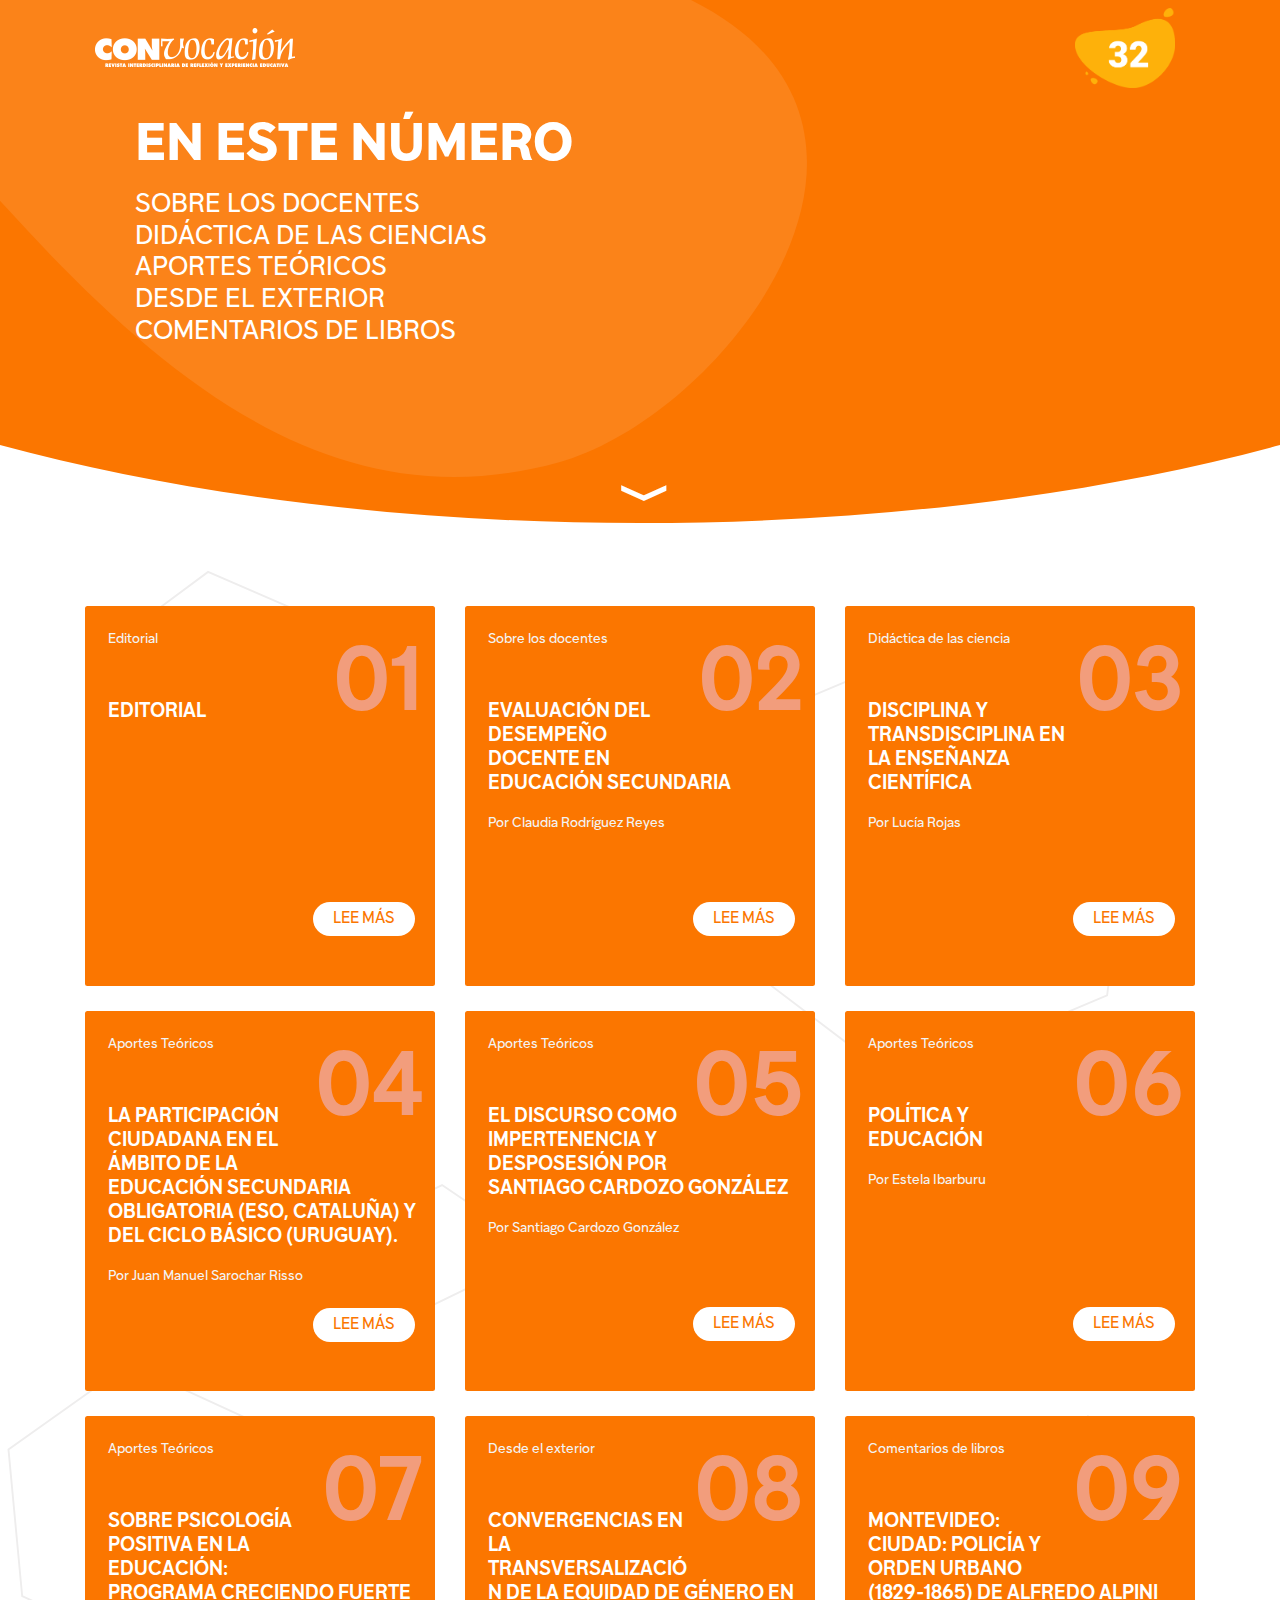
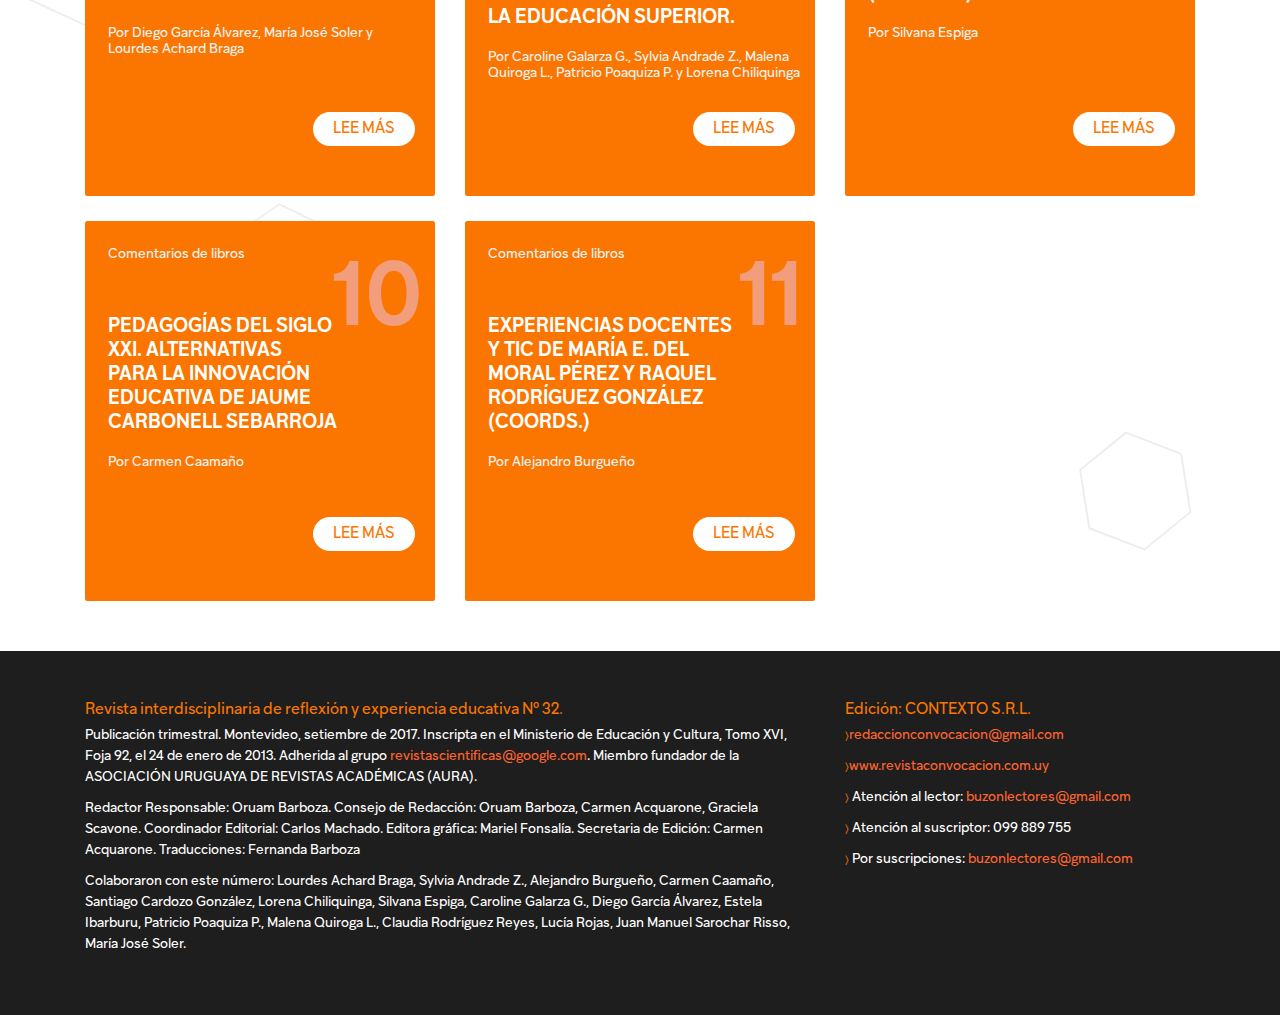
<file: index.html>
<!doctype html>
<html lang="es">

<head>
  <meta charset="utf-8">
  <meta http-equiv="x-ua-compatible" content="ie=edge">
  <title>Convocación | Revista interdisciplinaria de reflexión y experiencia educativa</title>
  <meta name="description" content="Revista interdisciplinaria de reflexión y experiencia educativa">
  <meta name="viewport" content="width=device-width, initial-scale=1">
  <link rel="shortcut icon" type="image/png" href="assets/img/convocacion-fav.png">
  <link rel="stylesheet" href="lib/bootstrap.min.css">
  <link rel="stylesheet" href="assets/css/main.css">
</head>

<body class="page-background">


  <!-- START: Header -->
  <header class="page-header">
    <div class="container">

      <!-- Just an image -->
      <nav class="navbar navbar-light bg-faded">
        <a class="navbar-brand" href="index.html">
          <div class="img-fluid page-logo">
            <img src="assets/img/logo-convocacion-white.png" alt="Revista logotipo">
          </div>
        </a>
        <a class="navbar-brand" href="index.html">
          <div class="img-fluid magazine-number">
            <img src="assets/img/revista-numero.png" alt="Revista numero">
          </div>
        </a>
      </nav>

      <!-- START: Title -->
      <section class="page-title">
        <h1>En este número</h1>
        <a href="#sobreId">
          <h2 class="text-start pt-3">Sobre los docentes</h2>
        </a>
        <a href="#didacticaId">
          <h2>Didáctica de las ciencias</h2></a>
        <a href="#aportesId">
          <h2>Aportes teóricos</h2>
        </a>
        <a href="#desdeId">
          <h2>Desde el exterior</h2>
        </a>
        <a href="#librosId">
          <h2>Comentarios de libros</h2>
        </a>
      </section>
      <!-- END: Title -->
      <div class="text-center">
        <a href="#section-cards">
          <p class="arrowDown">&#9002;</p>
        </a>
     </div>
    </div>
  </header>
  <!-- END: Header -->


  <!-- START: Main content -->
  <main class="container" id="section-cards">

    <!-- START: 1 row -->
    <div class="row">
      <div class="card-group">

        <div class="col-lg-4">
            <div class="card">
              <div class="card-body" id="sobreId">
                <a href="editorial.html">
                  <p class="card-category">Editorial</p>
                  <p class="card-number">01</p>
                  <h3 class="card-title">Editorial</h3>
                </a>
              </div>
              <a href="editorial.html">
                <button type="submit" class="btn">Lee más</button>
              </a>
            </div>
        </div>


        <div class="col-lg-4">
            <div class="card">
              <div class="card-body" id="sobreId">
                <a href="sobre-los-docentes.html">
                  <p class="card-category">Sobre los docentes</p>
                  <p class="card-number">02</p>
                  <h3 class="card-title">Evaluación del desempeño docente en Educación Secundaria</h3>
                  <p class="card-author">Por Claudia Rodríguez Reyes</p>
                </a>
              </div>
              <a href="sobre-los-docentes.html">
                <button type="submit" class="btn">Lee más</button>
              </a>
            </div>
        </div>


        <div class="col-lg-4">
            <div class="card">
              <div class="card-body" id="didacticaId">
                <a href="didactica-de-las-ciencias.html">
                  <p class="card-category">Didáctica de las ciencia</p>
                  <p class="card-number">03</p>
                  <h3 class="card-title">Disciplina y transdisciplina en la enseñanza científica</h3>
                  <p class="card-author">Por Lucía Rojas</p>
                </a>
              </div>
              <a href="didactica-de-las-ciencias.html">
                <button type="submit" class="btn">Lee más</button>
              </a>
            </div>
        </div>

      </div>
    </div>
    <!-- END: 1 row -->

    <!-- START: 2 row -->
    <div class="row">
      <div class="card-group">

        <div class="col-lg-4">
            <div class="card">
              <div class="card-body">
                <a href="aportes-teoricos-1.html">
                  <p class="card-category">Aportes Teóricos</p>
                  <p class="card-number">04</p>
                  <h3 class="card-title">La participación ciudadana en el ámbito de la Educación Secundaria Obligatoria (ESO, Cataluña) y del Ciclo Básico (Uruguay).</h3>
                  <p class="card-author">Por Juan Manuel Sarochar Risso</p>
                </a>
              </div>
              <a href="aportes-teoricos-1.html">
                <button type="submit" class="btn">Lee más</button>
              </a>
            </div>
        </div>


        <div class="col-lg-4">
            <div class="card">
              <div class="card-body" id="aportesId">
                <a href="aportes-teoricos-2.html">
                  <p class="card-category">Aportes Teóricos</p>
                  <p class="card-number">05</p>
                  <h3 class="card-title">El discurso como impertenencia y desposesión por Santiago Cardozo González</h3>
                  <p class="card-author">Por Santiago Cardozo González</p>
                </a>
              </div>
              <a href="aportes-teoricos-2.html">
                <button type="submit" class="btn">Lee más</button>
              </a>
            </div>
        </div>


        <div class="col-lg-4">
            <div class="card">
              <div class="card-body">
                <a href="aportes-teoricos-3.html">
                  <p class="card-category">Aportes Teóricos</p>
                  <p class="card-number">06</p>
                  <h3 class="card-title">Política y educación</h3>
                  <p class="card-author">Por Estela Ibarburu</p>
                </a>
              </div>
              <a href="aportes-teoricos-3.html">
                <button type="submit" class="btn">Lee más</button>
              </a>
            </div>
        </div>

      </div>
    </div>
    <!-- END: 2 row -->


    <!-- START: 3 row -->
    <div class="row">
      <div class="card-group">

        <div class="col-lg-4">
              <div class="card">
                <div class="card-body">
                <a href="aportes-teoricos-4.html">
                  <p class="card-category">Aportes Teóricos</p>
                  <p class="card-number">07</p>
                  <h3 class="card-title">Sobre Psicología Positiva en la educación: programa Creciendo fuerte </h3>
                  <p class="card-author">Por Diego  García Álvarez, María José Soler y Lourdes Achard Braga</p>
                </a>
                </div>
                <a href="aportes-teoricos-4.html">
                  <button type="submit" class="btn">Lee más</button>
                </a>
              </div>
        </div>


        <div class="col-lg-4">
            <div class="card">
              <div class="card-body" id="desdeId">
                <a href="desde-el-exterior.html">
                  <p class="card-category">Desde el exterior</p>
                  <p class="card-number">08</p>
                  <h3 class="card-title">Convergencias en la transversalización de la equidad de género en la educación superior.</h3>
                  <p class="card-author">Por Caroline Galarza G., Sylvia Andrade Z., Malena Quiroga L., Patricio Poaquiza P. y Lorena Chiliquinga</p>
                </a>
              </div>
              <a href="desde-el-exterior.html">
                <button type="submit" class="btn">Lee más</button>
              </a>
            </div>
        </div>


        <div class="col-lg-4">
            <div class="card">
              <div class="card-body" id="librosId">
                <a href="montevideo-ciudad-policia.html">
                  <p class="card-category">Comentarios de libros</p>
                  <p class="card-number">09</p>
                  <h3 class="card-title">MONTEVIDEO: CIUDAD: POLICÍA Y ORDEN URBANO (1829-1865) de Alfredo Alpini</h3>
                  <p class="card-author">Por Silvana Espiga</p>
                </a>
              </div>
              <a href="montevideo-ciudad-policia.html">
                <button type="submit" class="btn">Lee más</button>
              </a>
            </div>
          </div>
      </div>

    </div>
    <!-- END: 3 row -->


    <!-- START: 4 row -->
    <div class="row">
      <div class="card-group">

        <div class="col-lg-4">
            <div class="card">
              <div class="card-body" id="librosId">
                <a href="pedagogias-del-siglo.html">
                  <p class="card-category">Comentarios de libros</p>
                  <p class="card-number">10</p>
                  <h3 class="card-title">PEDAGOGÍAS DEL SIGLO XXI. Alternativas para la innovación educativa de Jaume Carbonell Sebarroja</h3>
                  <p class="card-author">Por Carmen Caamaño</p>
                </a>
              </div>
              <a href="pedagogias-del-siglo.html">
                <button type="submit" class="btn">Lee más</button>
              </a>
            </div>
        </div>

        <div class="col-lg-4">
            <div class="card">
              <div class="card-body" id="librosId">
                <a href="expierencias-docentes-y-tic.html">
                  <p class="card-category">Comentarios de libros</p>
                  <p class="card-number">11</p>
                  <h3 class="card-title">EXPERIENCIAS DOCENTES Y TIC de María E. del Moral Pérez y Raquel Rodríguez González (coords.)</h3>
                  <p class="card-author">Por Alejandro Burgueño</p>
                </a>
              </div>
              <a href="expierencias-docentes-y-tic.html">
                <button type="submit" class="btn">Lee más</button>
              </a>
            </div>
        </div>

      </div>
    </div>
    <!-- END: 4 row -->

  </main>
  <!-- END: Main content -->



  <!-- START: FOOTER -->
  <footer class="container-fluid page-footer">
    <div class="container">
      <div class="row">
        <div class="col-lg-8 footer-left">
          <h3 class="footer-heading">Revista interdisciplinaria de reflexión y experiencia educativa Nº 32.</h3>
          <p>Publicación trimestral. Montevideo, setiembre de 2017. Inscripta en el Ministerio de Educación y Cultura, Tomo XVI, Foja 92, el 24 de enero de 2013. Adherida al grupo <a href="mailto:revistascientificas@google.com" class="footer-link">revistascientificas@google.com</a>.
            Miembro fundador de la ASOCIACIÓN URUGUAYA DE REVISTAS ACADÉMICAS (AURA).</p>
          <p>Redactor Responsable: Oruam Barboza. Consejo de Redacción: Oruam Barboza, Carmen Acquarone, Graciela Scavone. Coordinador Editorial: Carlos Machado. Editora gráfica: Mariel Fonsalía. Secretaria de Edición: Carmen Acquarone. Traducciones: Fernanda Barboza</p>
          <p>Colaboraron con este número: Lourdes Achard Braga, Sylvia Andrade Z., Alejandro Burgueño, Carmen Caamaño, Santiago Cardozo González, Lorena Chiliquinga, Silvana Espiga, Caroline Galarza G., Diego García Álvarez, Estela Ibarburu, Patricio Poaquiza P., Malena Quiroga L., Claudia Rodríguez Reyes, Lucía Rojas, Juan Manuel Sarochar Risso, María José Soler.</p>
        </div>


        <div class="col-lg-4 footer-right">
          <h3 class="footer-heading">Edición: CONTEXTO S.R.L.</h3>
            <p><span>&#9002;</span><a href="mailto:redaccionconvocacion@gmail.com" class="footer-link">redaccionconvocacion@gmail.com</a></p>
            <p><span>&#9002;</span><a href="www.revistaconvocacion.com.uy" class="footer-link">www.revistaconvocacion.com.uy</a></p>
            <p><span>&#9002;</span> Atención al lector: <a href="mailto:buzonlectores@gmail.com " class="footer-link">buzonlectores@gmail.com</a></p>
            <p><span>&#9002;</span> Atención al suscriptor: 099 889 755</p>
            <p><span>&#9002;</span> Por suscripciones: <a href="mailto:oceano@oceanouruguay.com" class="footer-link">buzonlectores@gmail.com</a></p>
        </div>
      </div>
    </div>
  </footer>
  <!-- END: FOOTER -->

  <script src="lib/jquery-3.3.1.min.js"></script>
  <script src="lib/bootstrap.min.js"></script>
  <script src="assets/js/scripts.js"></script>
</body>

</html>
</file>
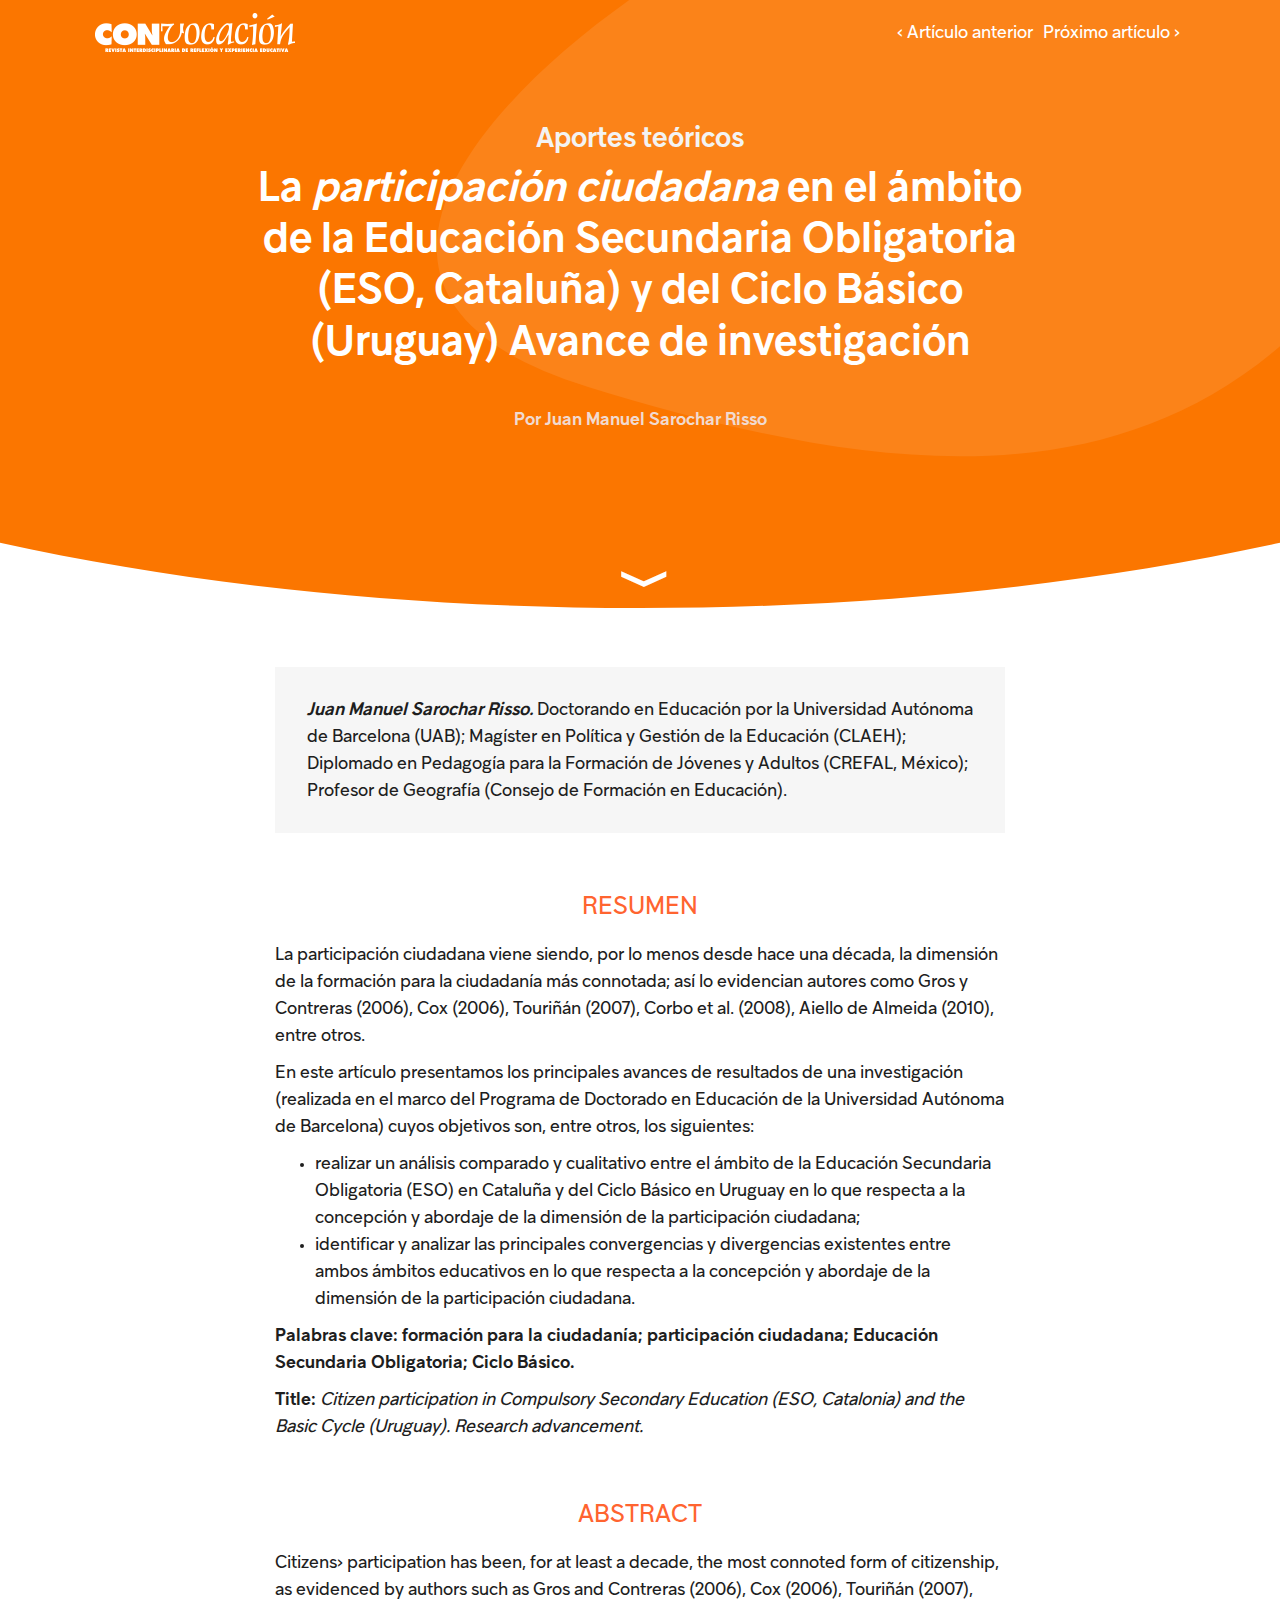
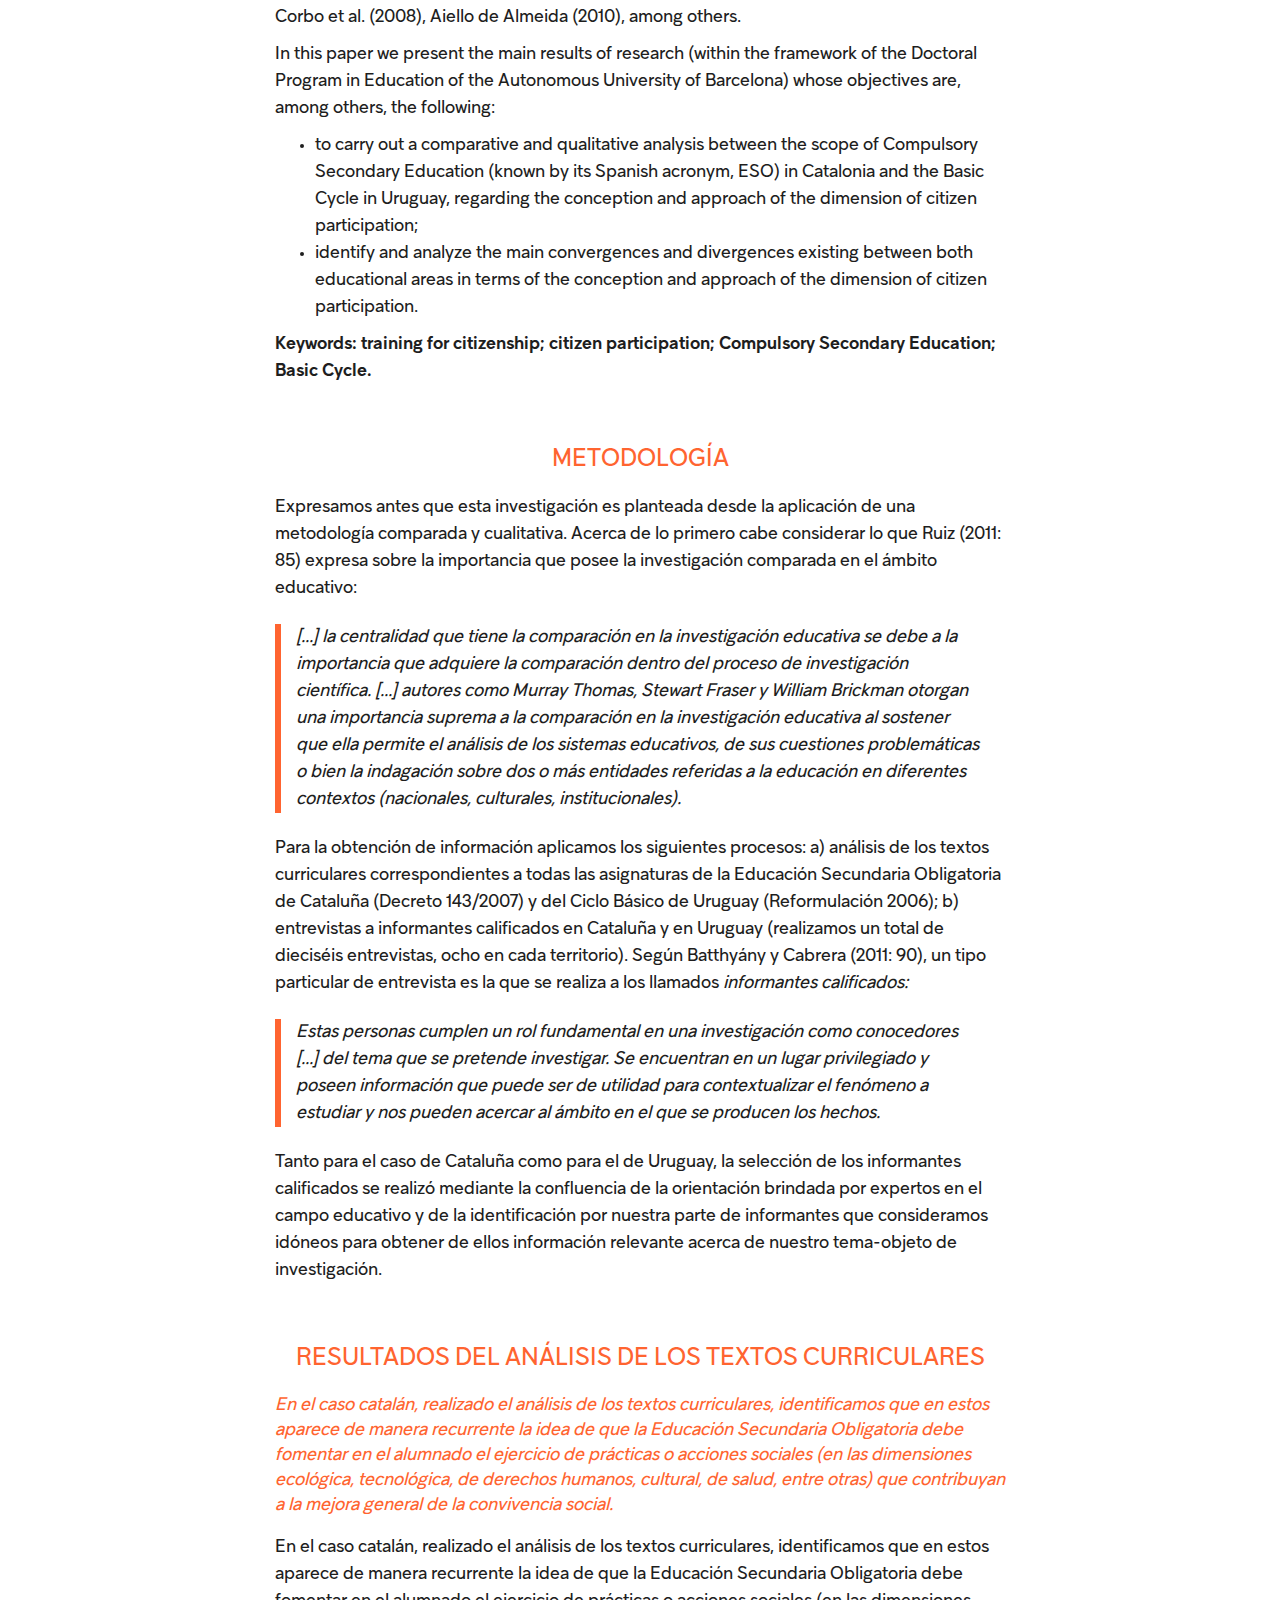
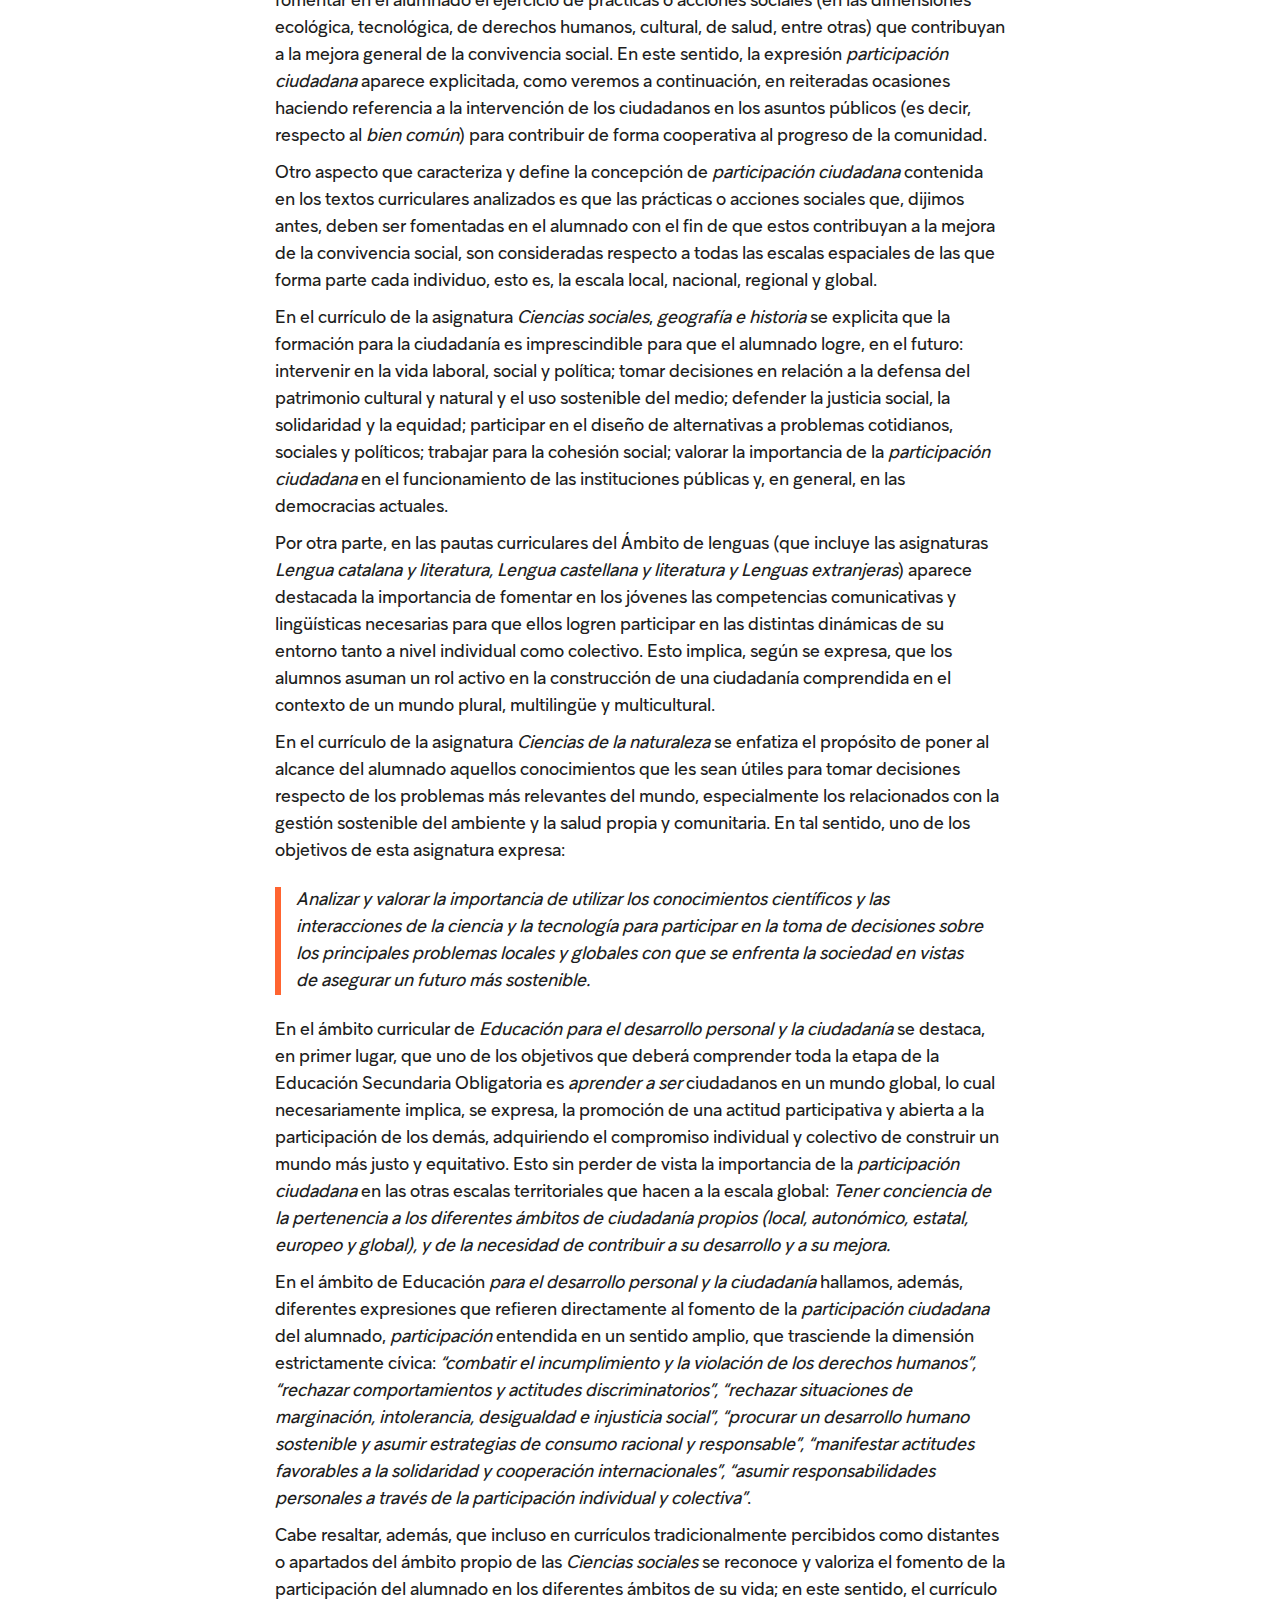
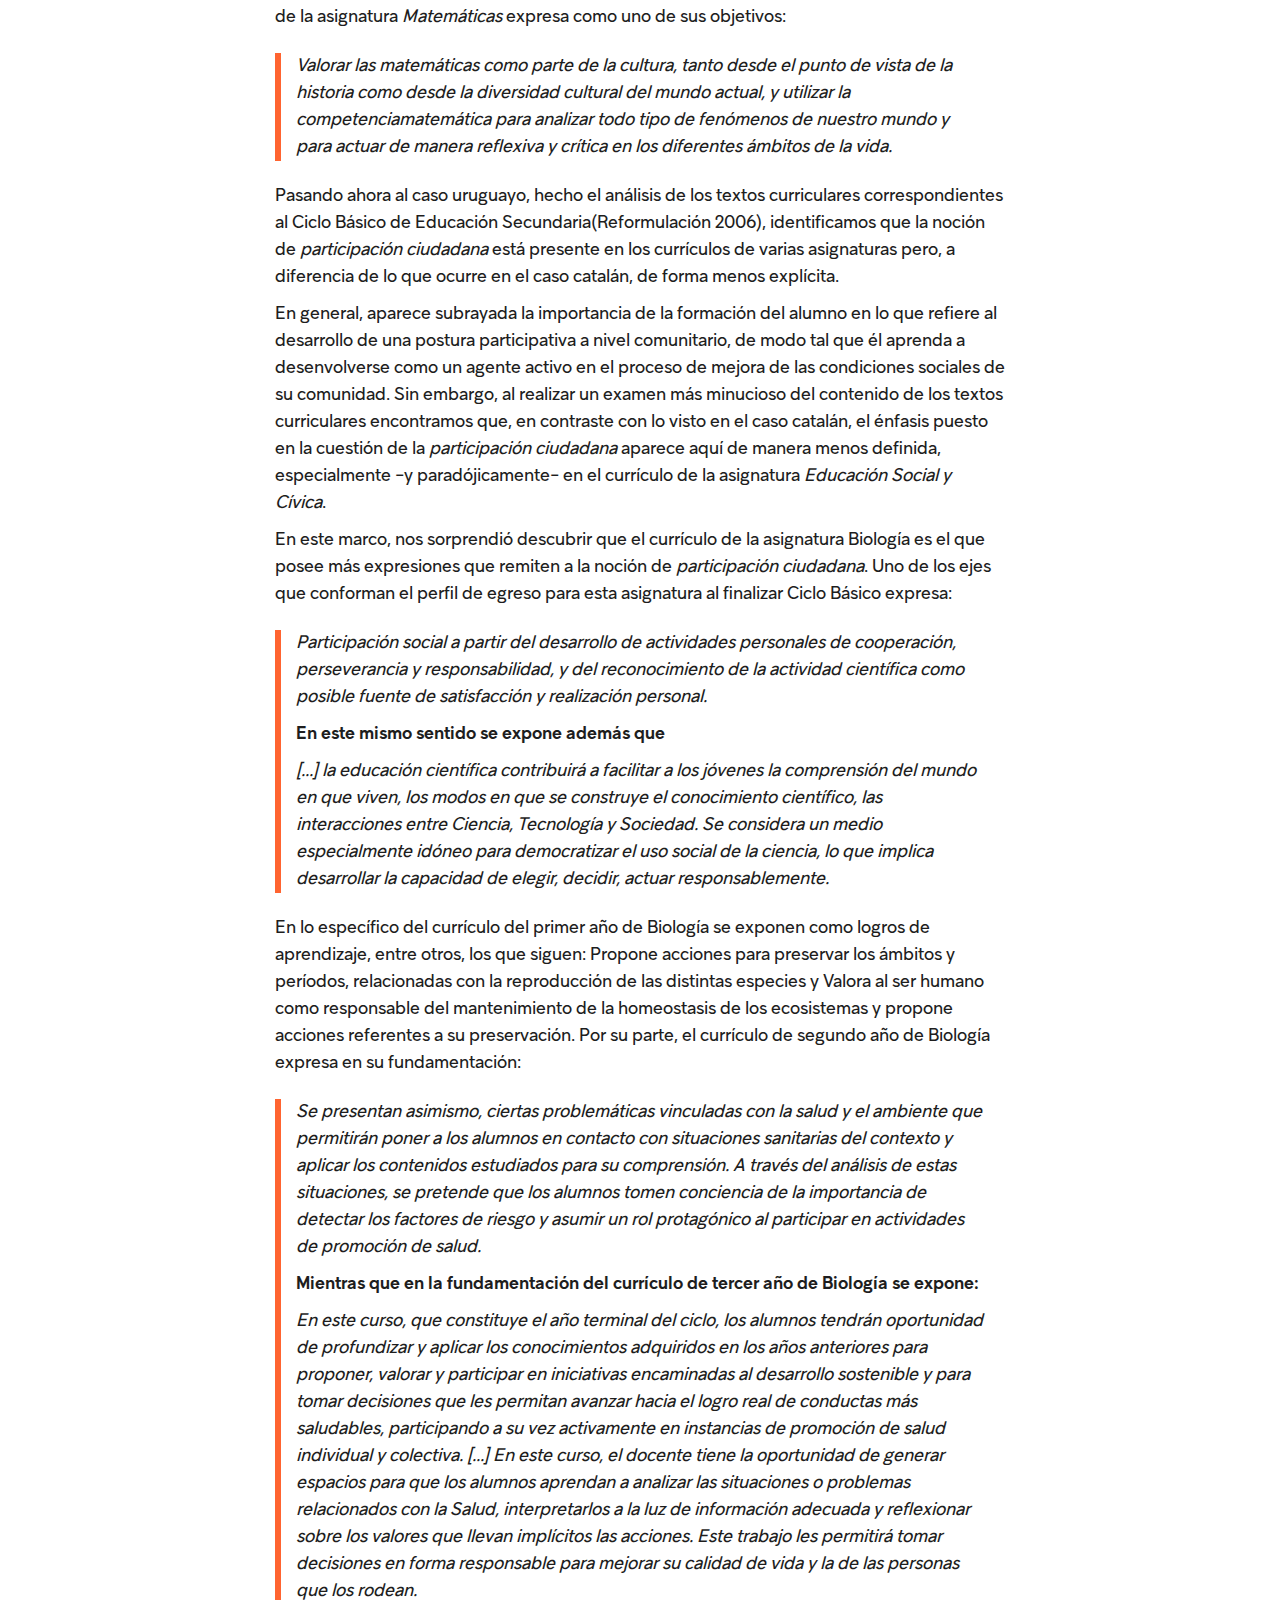
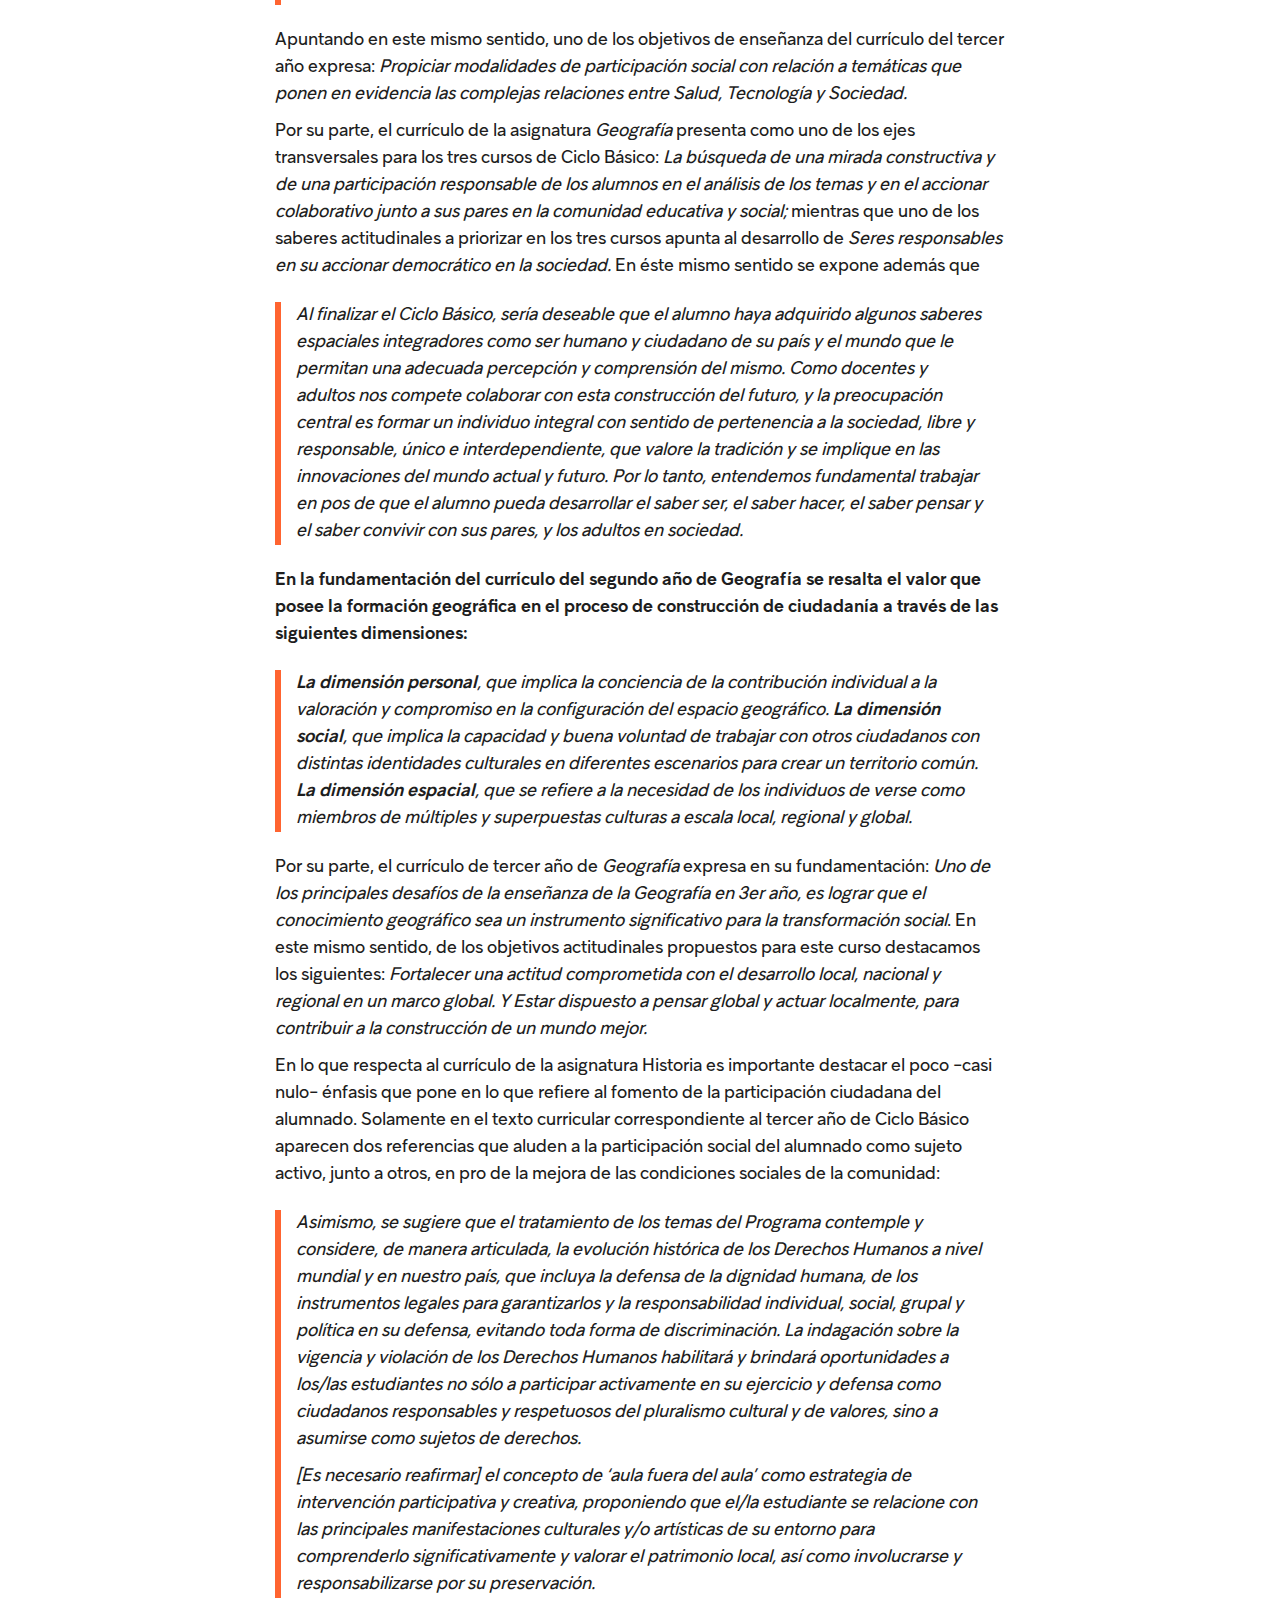
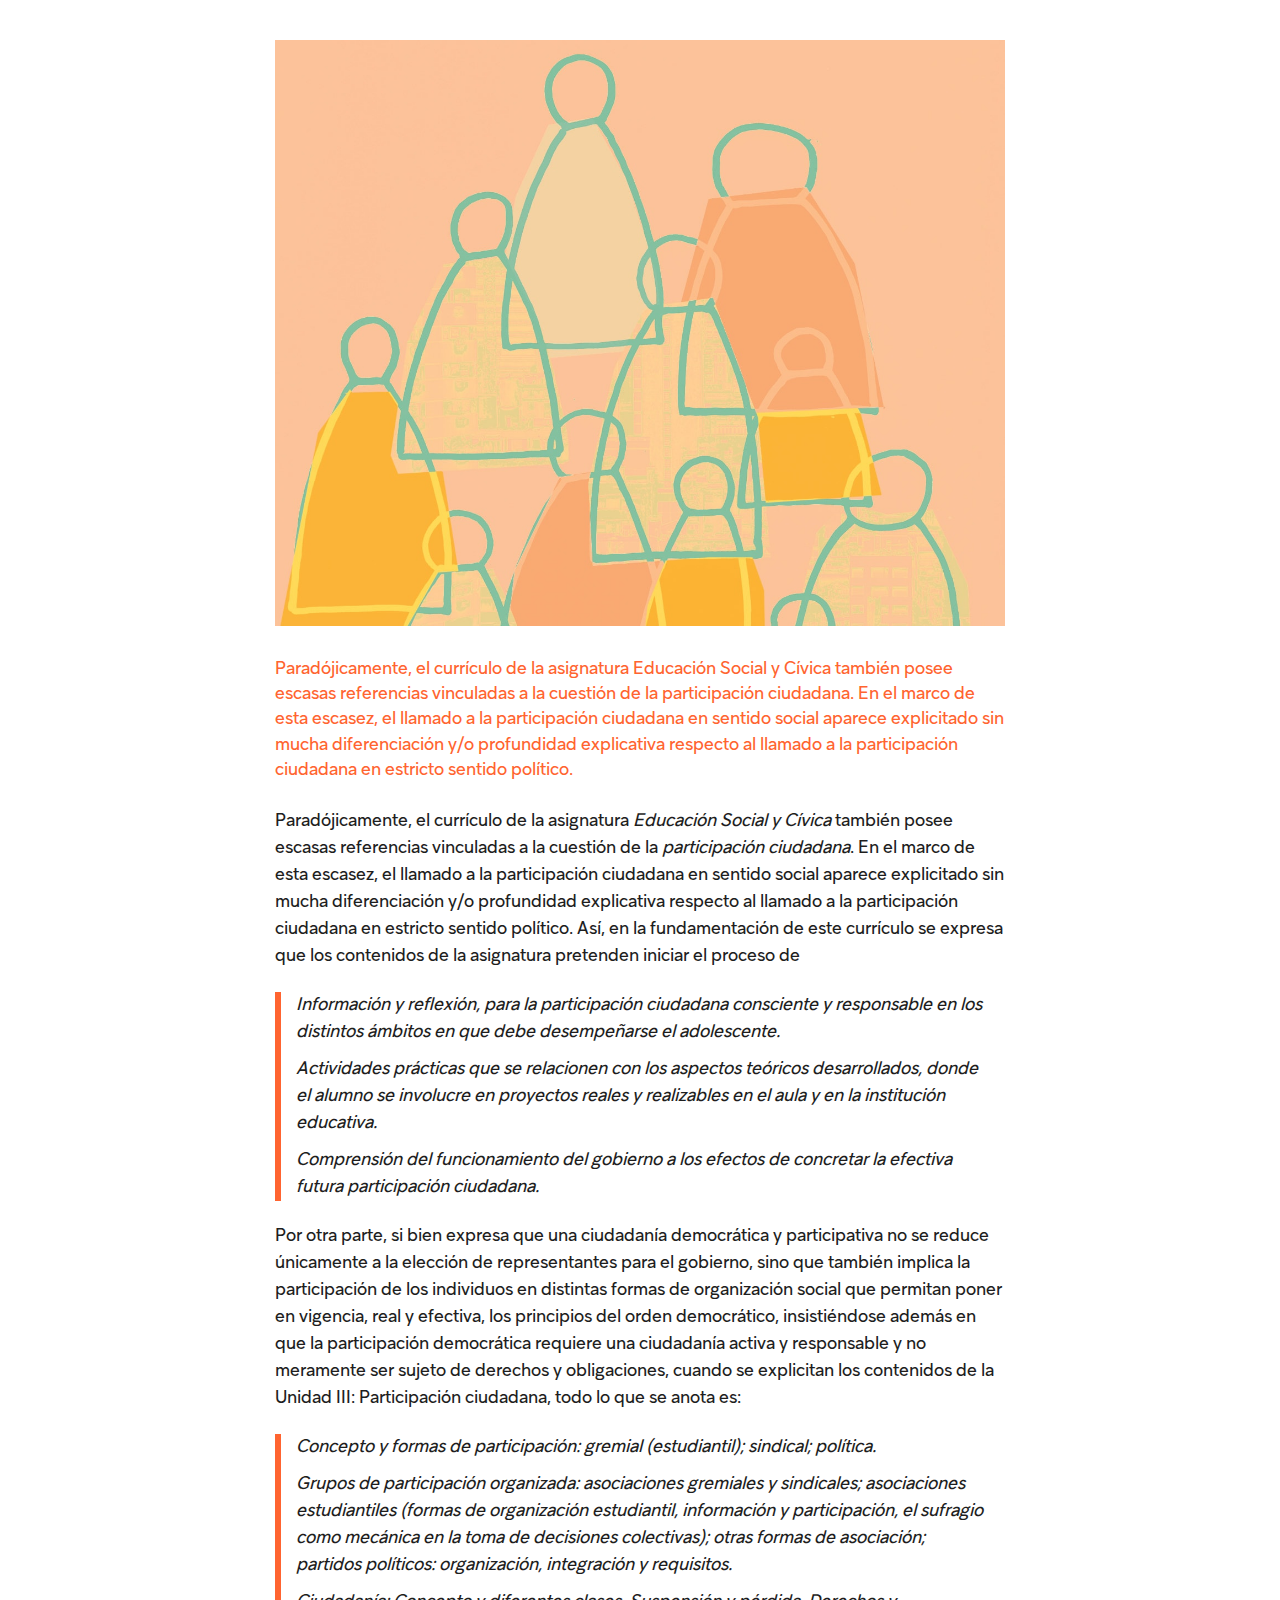
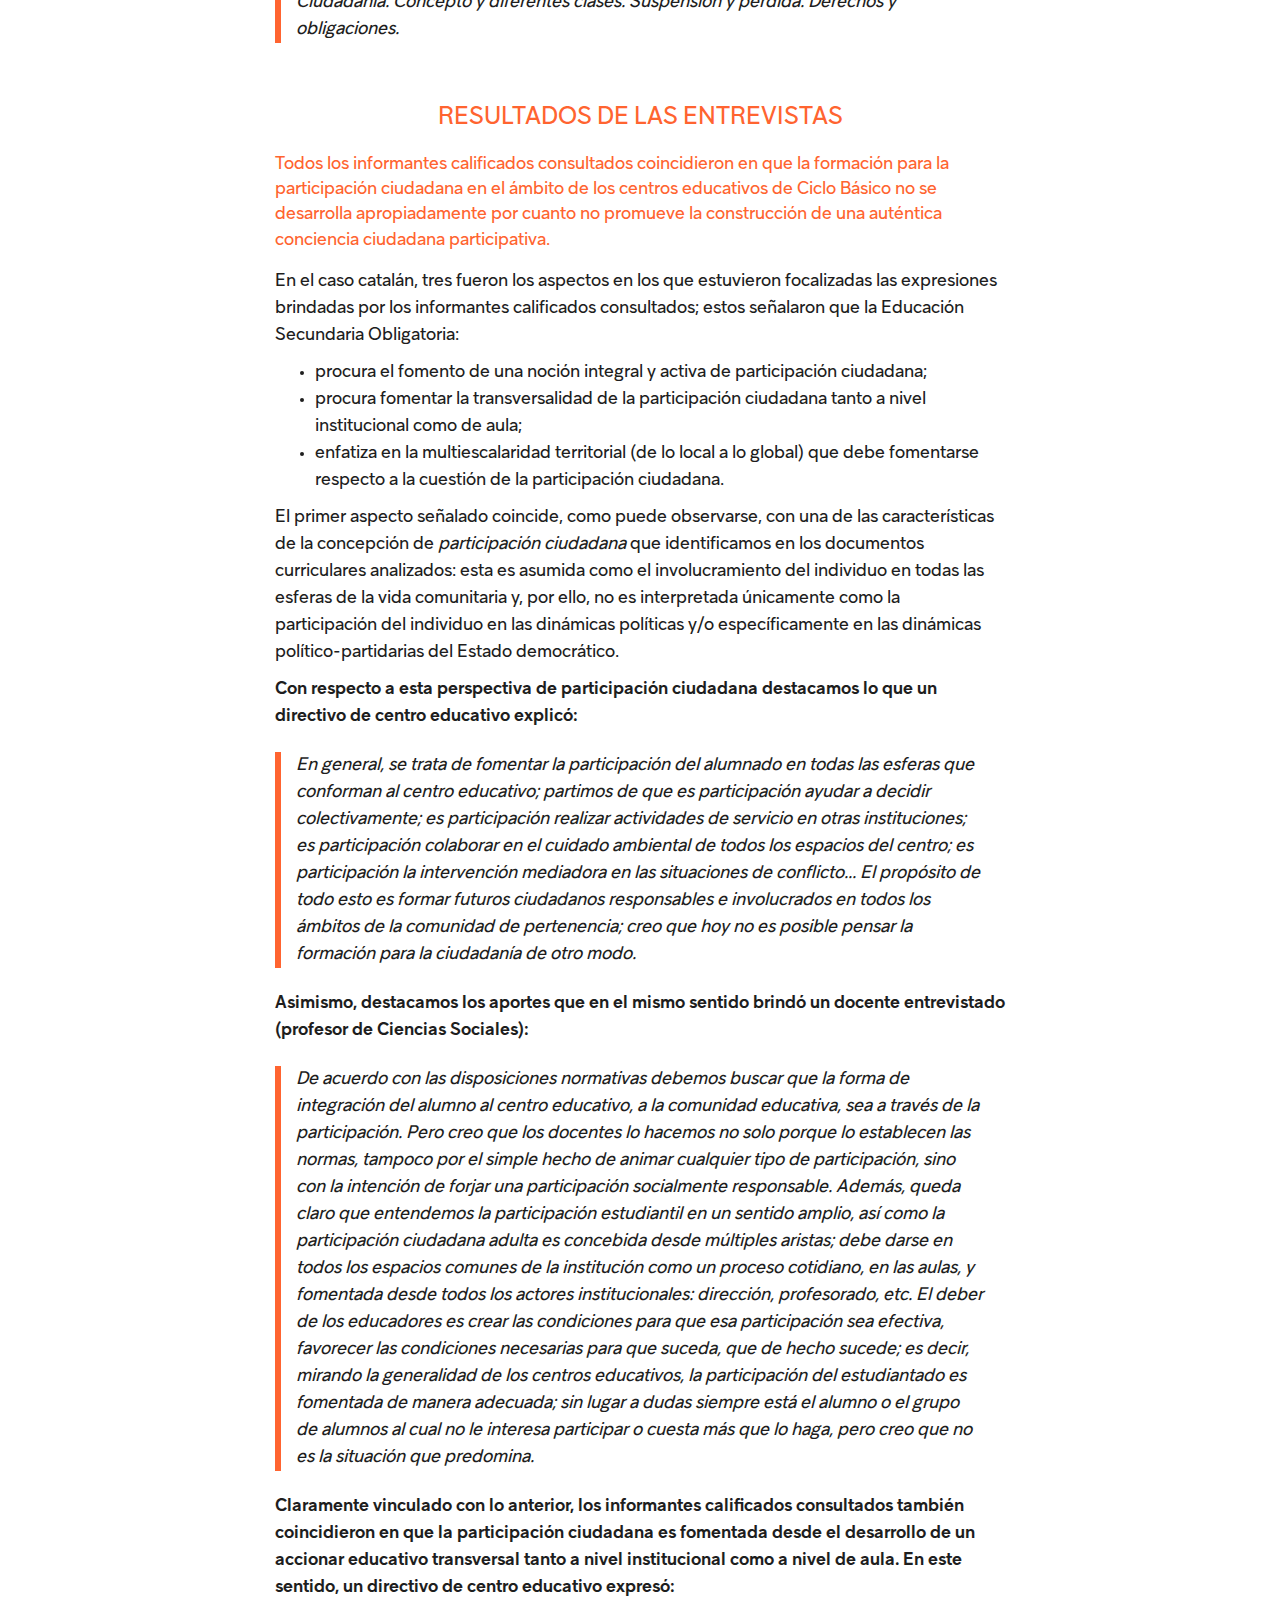
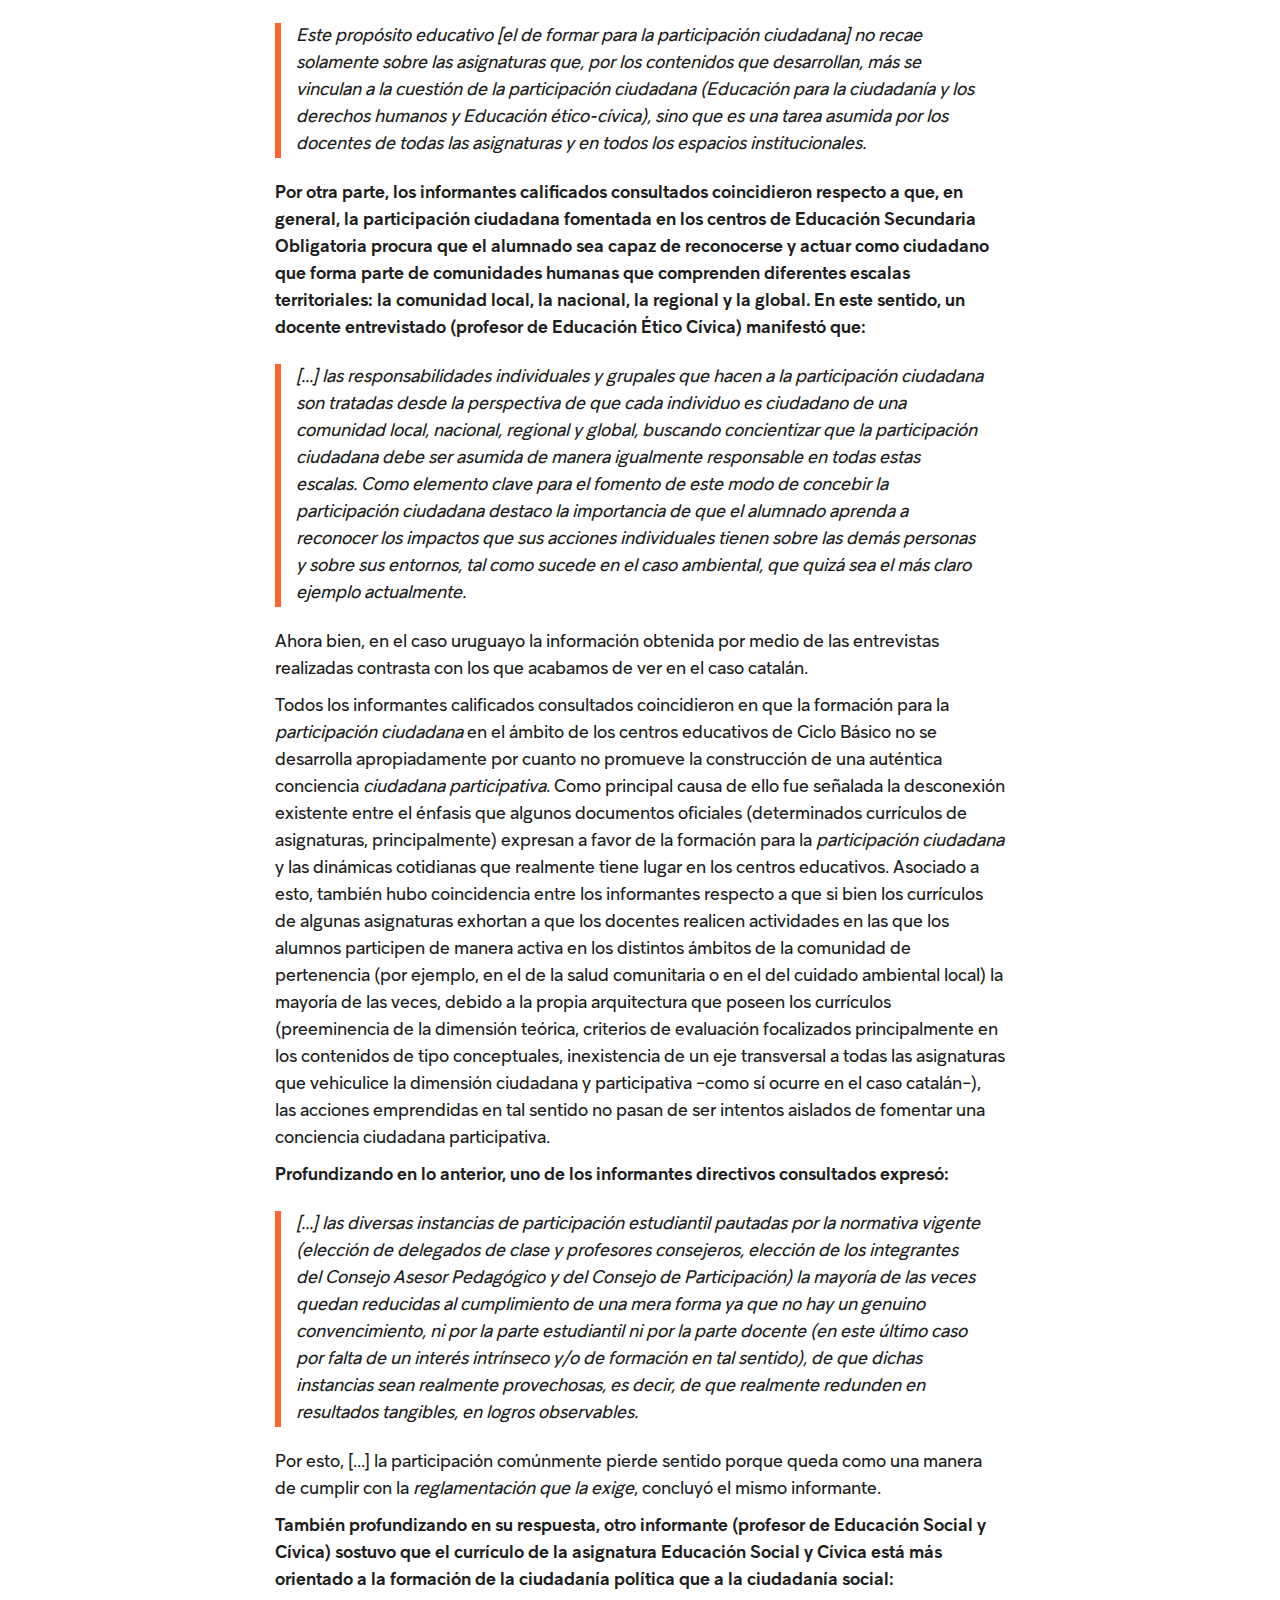
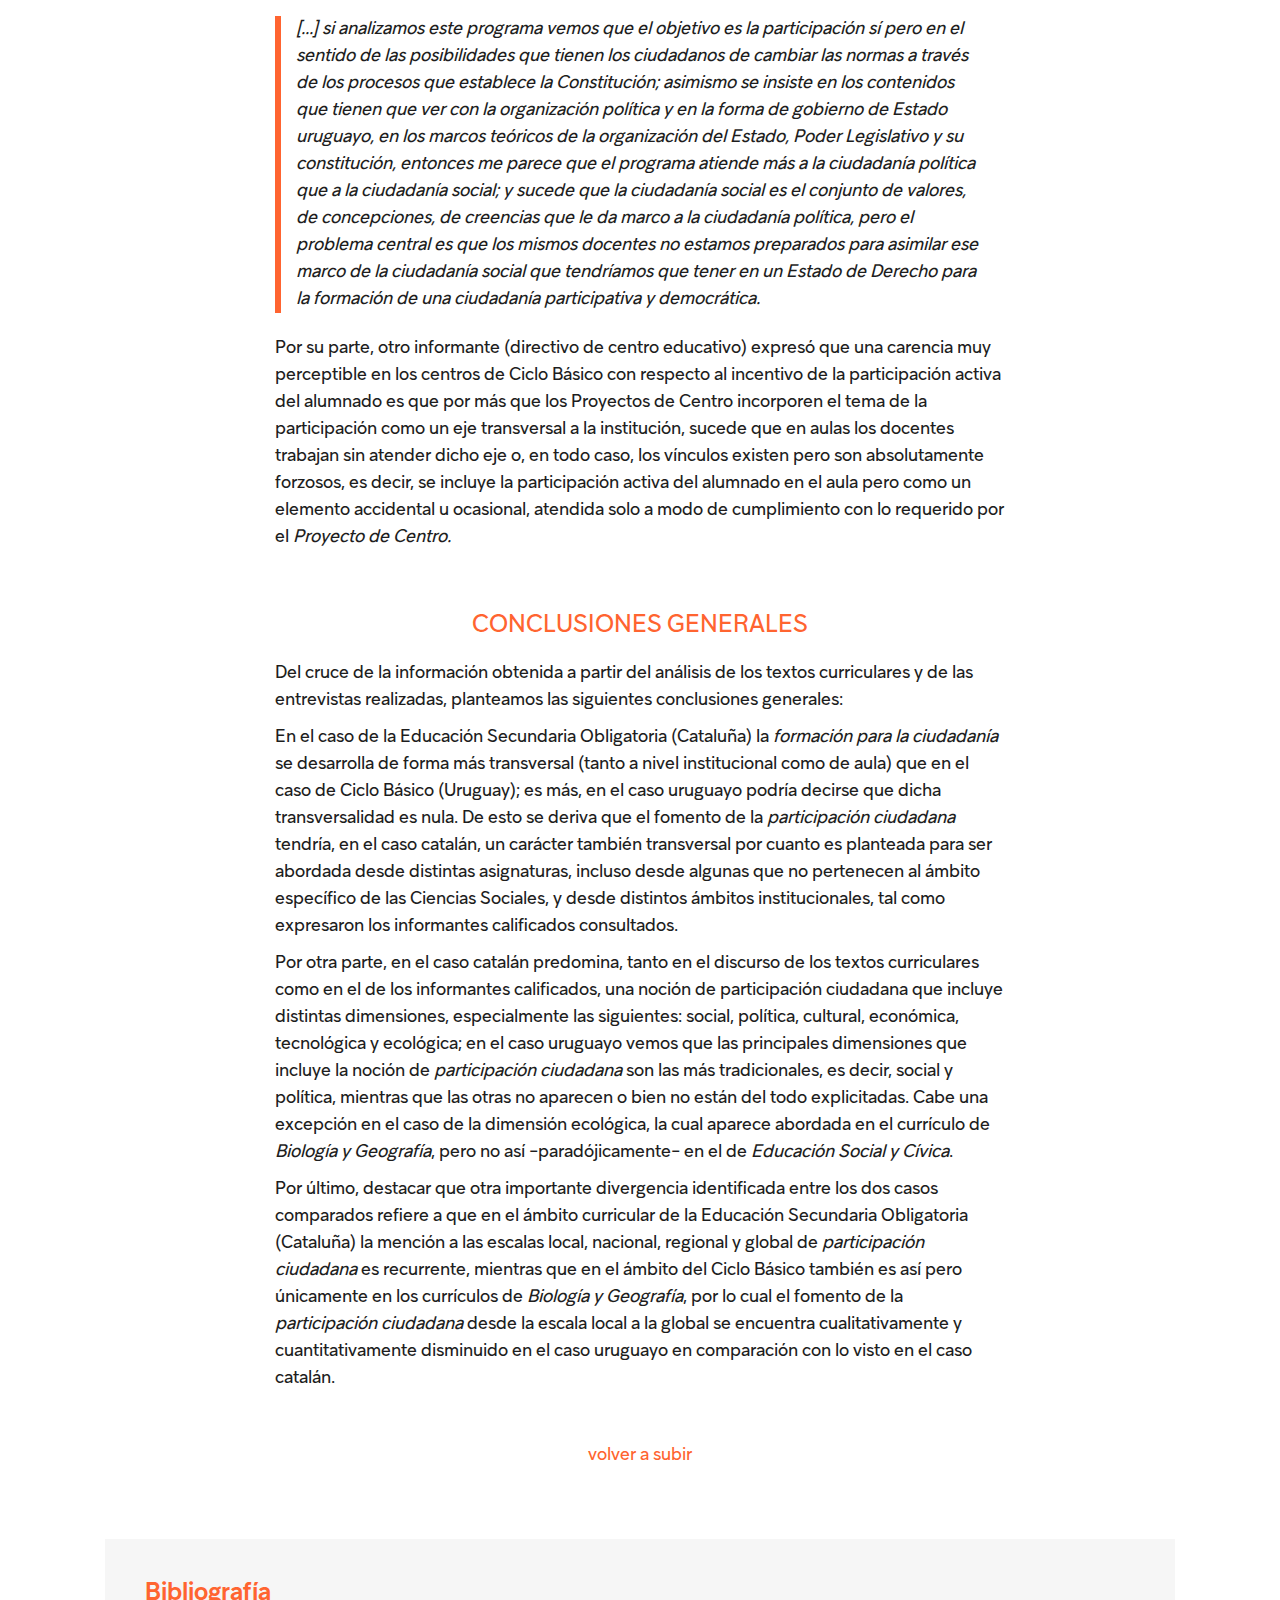
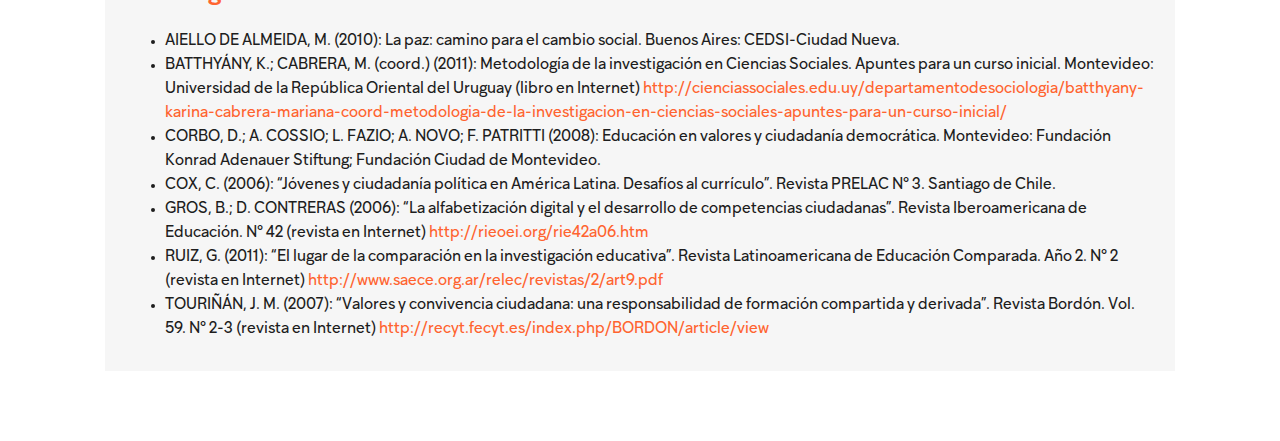
<file: aportes-teoricos-1.html>
<!doctype html>
<html class="no-js" lang="es">

<head>
  <meta charset="utf-8">
  <meta http-equiv="x-ua-compatible" content="ie=edge">
  <title>Convocación | Revista interdisciplinaria de reflexión y experiencia educativa</title>
  <meta name="description" content="">
  <meta name="viewport" content="width=device-width, initial-scale=1">
  <link rel="shortcut icon" type="image/png" href="assets/img/convocacion-fav.png">
  <link rel="stylesheet" href="lib/bootstrap.min.css">
  <link rel="stylesheet" href="assets/css/main.css">
  <link rel="stylesheet" href="assets/css/articles.css">
</head>

<body>

  <!-- START: Header -->
  <header class="landing-header">
    <div class="container">

      <!-- START: Navbar -->
      <nav class="navbar navbar-expand-sm navbar-light bg-faded" id="arrowUp">
        <button class="navbar-toggler" type="button" data-toggle="collapse" data-target="#nav-content" aria-controls="nav-content" aria-expanded="false" aria-label="Toggle navigation">
        <span class="navbar-toggler-icon"></span>
        </button>

        <!-- Brand -->
        <a class="navbar-brand" href="index.html">
          <img src="/assets/img/logo-convocacion-white.png" alt="">
        </a>

        <!-- Links -->
        <div class="collapse navbar-collapse justify-content-end" id="nav-content">
          <ul class="navbar-nav">
            <li class="nav-item">
              <a class="nav-link" href="didactica-de-las-ciencias.html">&#8249; Artículo anterior</a>
            </li>
            <li class="nav-item">
              <a class="nav-link" href="aportes-teoricos-2.html">Próximo artículo &#8250;</a>
            </li>
          </ul>
        </div>
      </nav>
      <!-- END: Navbar -->


      <section class="landing-title">

        <h2 class="text-center pt-3">Aportes teóricos</h2>
        <h3 class="text-center pt-2">La <em>participación ciudadana</em> en el ámbito de la Educación Secundaria Obligatoria (ESO, Cataluña) y del Ciclo Básico (Uruguay) Avance de investigación</h3>
        <h4 class="text-center">Por Juan Manuel Sarochar Risso</h4>

      </section>

      <div class="text-center">
        <a href="#section-cards">
          <p class="arrowDown">&#9002;</p>
        </a>
      </div>

    </div>
  </header>
  <!-- END: Header -->


  <main class="container">
    <article>
      <div class="author-text" id="section-cards">
        <p><em>Juan Manuel Sarochar Risso.</em> Doctorando en Educación por la Universidad Autónoma de Barcelona (UAB); Magíster en Política y Gestión de la Educación (CLAEH); Diplomado en Pedagogía para la Formación de Jóvenes y Adultos (CREFAL, México);
          Profesor de Geografía (Consejo de Formación en Educación).</p>
      </div>
      <!-- <img src="assets/img/art3_participacion_ciud-min.jpg" class="img-fluid" alt=""> -->
      <header>
        <h2>Resumen</h2>
      </header>
      <p>La participación ciudadana viene siendo, por lo menos desde hace una década, la dimensión de la formación para la ciudadanía más connotada; así lo evidencian autores como Gros y Contreras (2006), Cox (2006), Touriñán (2007), Corbo et al. (2008),
        Aiello de Almeida (2010), entre otros.</p>
      <p>En este artículo presentamos los principales avances de resultados de una investigación (realizada en el marco del Programa de Doctorado en Educación de la Universidad Autónoma de Barcelona) cuyos objetivos son, entre otros, los siguientes:</p>
      <ul>
        <li>realizar un análisis comparado y cualitativo entre el ámbito de la Educación Secundaria Obligatoria (ESO) en Cataluña y del Ciclo Básico en Uruguay en lo que respecta a la concepción y abordaje de la dimensión de la participación ciudadana;</li>
        <li>identificar y analizar las principales convergencias y divergencias existentes entre ambos ámbitos educativos en lo que respecta a la concepción y abordaje de la dimensión de la participación ciudadana.</li>
      </ul>
      <p><strong>Palabras clave: formación para la ciudadanía; participación ciudadana; Educación Secundaria Obligatoria; Ciclo Básico.</strong></p>
      <p><strong>Title: </strong><em>Citizen participation in Compulsory Secondary Education (ESO, Catalonia) and the Basic Cycle (Uruguay). Research advancement.</em></p>

      <header>
        <h2>Abstract</h2>
      </header>
      <p>Citizens› participation has been, for at least a decade, the most connoted form of citizenship, as evidenced by authors such as Gros and Contreras (2006), Cox (2006), Touriñán (2007), Corbo et al. (2008), Aiello de Almeida (2010), among others.</p>
      <p>In this paper we present the main results of research (within the framework of the Doctoral Program in Education of the Autonomous University of Barcelona) whose objectives are, among others, the following:</p>
      <ul>
        <li>to carry out a comparative and qualitative analysis between the scope of Compulsory Secondary Education (known by its Spanish acronym, ESO) in Catalonia and the Basic Cycle in Uruguay, regarding the conception and approach of the dimension of
          citizen participation;</li>
        <li>identify and analyze the main convergences and divergences existing between both educational areas in terms of the conception and approach of the dimension of citizen participation.</li>
      </ul>
      <p><strong>Keywords: training for citizenship; citizen participation; Compulsory Secondary Education; Basic Cycle.</strong></p>
    </article>

    <article>
      <header>
        <h2>Metodología</h2>
      </header>
      <p>Expresamos antes que esta investigación es planteada desde la aplicación de una metodología comparada y cualitativa. Acerca de lo primero cabe considerar lo que Ruiz (2011: 85) expresa sobre la importancia que posee la investigación comparada en
        el ámbito educativo:</p>
      <div class="marker-line">
        <blockquote class="blockquote">
          <p><em>[…] la centralidad que tiene la comparación en la investigación 	educativa se debe a la importancia que adquiere la comparación dentro del proceso de investigación científica. […] autores como Murray Thomas, Stewart Fraser y William Brickman otorgan una importancia suprema a la comparación en la investigación educativa al sostener que ella permite el análisis de los sistemas educativos, de sus cuestiones problemáticas o bien la indagación sobre dos o más entidades referidas a la educación en diferentes contextos (nacionales, culturales, institucionales).</em></p>
        </blockquote>
      </div>
      <p>Para la obtención de información aplicamos los siguientes procesos: a) análisis de los textos curriculares correspondientes a todas las asignaturas de la Educación Secundaria Obligatoria de Cataluña (Decreto 143/2007) y del Ciclo Básico de Uruguay
        (Reformulación 2006); b) entrevistas a informantes calificados en Cataluña y en Uruguay (realizamos un total de dieciséis entrevistas, ocho en cada territorio). Según Batthyány y Cabrera (2011: 90), un tipo particular de entrevista es la que se
        realiza a los llamados <em>informantes calificados:</em></p>
      <div class="marker-line">
        <blockquote class="blockquote">
          <p><em>Estas personas cumplen un rol fundamental en una investigación como conocedores […] del tema que se pretende investigar. Se encuentran en un lugar privilegiado y poseen información que puede ser de utilidad para contextualizar el fenómeno a estudiar y nos pueden acercar al ámbito en el que se producen los hechos.</em></p>
        </blockquote>
      </div>
      <p>Tanto para el caso de Cataluña como para el de Uruguay, la selección de los informantes calificados se realizó mediante la confluencia de la orientación brindada por expertos en el campo educativo y de la identificación por nuestra parte de informantes
        que consideramos idóneos para obtener de ellos información relevante acerca de nuestro tema-objeto de investigación.</p>
    </article>


    <article>
      <header>
        <h2>Resultados del análisis de los textos curriculares</h2>
      </header>
      <p class="figure-caption"><em>En el caso catalán, realizado el análisis de los textos curriculares, identificamos que en estos aparece de manera recurrente la idea de que la Educación Secundaria Obligatoria debe fomentar en el alumnado el ejercicio de prácticas o acciones sociales (en las dimensiones ecológica, tecnológica, de derechos humanos, cultural, de salud, entre otras) que contribuyan a la mejora general de la convivencia social.</em></p>
      <p>En el caso catalán, realizado el análisis de los textos curriculares, identificamos que en estos aparece de manera recurrente la idea de que la Educación Secundaria Obligatoria debe fomentar en el alumnado el ejercicio de prácticas o acciones sociales
        (en las dimensiones ecológica, tecnológica, de derechos humanos, cultural, de salud, entre otras) que contribuyan a la mejora general de la convivencia social. En este sentido, la expresión <em>participación ciudadana</em> aparece explicitada,
        como veremos a continuación, en reiteradas ocasiones haciendo referencia a la intervención de los ciudadanos en los asuntos públicos (es decir, respecto al <em>bien común</em>) para contribuir de forma cooperativa al progreso de la comunidad.</p>
      <p>Otro aspecto que caracteriza y define la concepción de <em>participación ciudadana</em> contenida en los textos curriculares analizados es que las prácticas o acciones sociales que, dijimos antes, deben ser fomentadas en el alumnado con el fin de
        que estos contribuyan a la mejora de la convivencia social, son consideradas respecto a todas las escalas espaciales de las que forma parte cada individuo, esto es, la escala local, nacional, regional y global.</p>
      <p>En el currículo de la asignatura <em>Ciencias sociales</em>, <em>geografía e historia</em> se explicita que la formación para la ciudadanía es imprescindible para que el alumnado logre, en el futuro: intervenir en la vida laboral, social y política;
        tomar decisiones en relación a la defensa del patrimonio cultural y natural y el uso sostenible del medio; defender la justicia social, la solidaridad y la equidad; participar en el diseño de alternativas a problemas cotidianos, sociales y políticos;
        trabajar para la cohesión social; valorar la importancia de la <em>participación ciudadana</em> en el funcionamiento de las instituciones públicas y, en general, en las democracias actuales.</p>

      <p>Por otra parte, en las pautas curriculares del Ámbito de lenguas (que incluye las asignaturas <em>Lengua catalana y literatura, Lengua castellana y literatura y Lenguas extranjeras</em>) aparece destacada la importancia de fomentar en los jóvenes
        las competencias comunicativas y lingüísticas necesarias para que ellos logren participar en las distintas dinámicas de su entorno tanto a nivel individual como colectivo. Esto implica, según se expresa, que los alumnos asuman un rol activo en
        la construcción de una ciudadanía comprendida en el contexto de un mundo plural, multilingüe y multicultural.</p>
      <p>En el currículo de la asignatura <em>Ciencias de la naturaleza</em> se enfatiza el propósito de poner al alcance del alumnado aquellos conocimientos que les sean útiles para tomar decisiones respecto de los problemas más relevantes del mundo, especialmente
        los relacionados con la gestión sostenible del ambiente y la salud propia y comunitaria. En tal sentido, uno de los objetivos de esta asignatura expresa:</p>
      <div class="marker-line">
        <blockquote class="blockquote">
          <p><em>Analizar y valorar la importancia de utilizar los conocimientos científicos y las interacciones de la ciencia y la tecnología para participar en la toma de decisiones sobre los principales problemas locales y globales con que se enfrenta la sociedad en vistas de asegurar un futuro más sostenible.</em></p>
        </blockquote>
      </div>
      <p>En el ámbito curricular de <em>Educación para el desarrollo personal y la ciudadanía</em> se destaca, en primer lugar, que uno de los objetivos que deberá comprender toda la etapa de la Educación Secundaria Obligatoria es <em>aprender a ser</em>        ciudadanos en un mundo global, lo cual necesariamente implica, se expresa, la promoción de una actitud participativa y abierta a la participación de los demás, adquiriendo el compromiso individual y colectivo de construir un mundo más justo y
        equitativo. Esto sin perder de vista la importancia de la <em>participación ciudadana</em> en las otras escalas territoriales que hacen a la escala global: <em>Tener conciencia de la pertenencia a los diferentes ámbitos de ciudadanía propios (local, autonómico, estatal, europeo y global), y de la necesidad de contribuir a su desarrollo y a su mejora.</em></p>
      <p>En el ámbito de Educación <em>para el desarrollo personal y la ciudadanía</em> hallamos, además, diferentes expresiones que refieren directamente al fomento de la <em>participación ciudadana</em> del alumnado, <em>participación</em> entendida en
        un sentido amplio, que trasciende la dimensión estrictamente cívica: <em>“combatir el incumplimiento y la violación de los derechos humanos”, “rechazar comportamientos y actitudes discriminatorios”, “rechazar situaciones de marginación, intolerancia, desigualdad e injusticia social”, “procurar un desarrollo humano sostenible y asumir estrategias de consumo racional y responsable”, “manifestar actitudes favorables a la solidaridad y cooperación internacionales”, “asumir responsabilidades personales a través de la participación individual y colectiva”</em>.</p>
      <p>Cabe resaltar, además, que incluso en currículos tradicionalmente percibidos como distantes o apartados del ámbito propio de las <em>Ciencias sociales</em> se reconoce y valoriza el fomento de la participación del alumnado en los diferentes ámbitos
        de su vida; en este sentido, el currículo de la asignatura <em>Matemáticas</em> expresa como uno de sus objetivos:</p>
      <div class="marker-line">
        <blockquote class="blockquote">
          <p><em>Valorar las matemáticas como parte de la cultura, tanto desde el punto de vista de la historia como desde la diversidad cultural del mundo actual, y utilizar la competenciamatemática para analizar todo tipo de fenómenos de nuestro mundo y para actuar de manera reflexiva y crítica en los diferentes ámbitos de la vida.</em></p>
        </blockquote>
      </div>
      <p>Pasando ahora al caso uruguayo, hecho el análisis de los textos curriculares correspondientes al Ciclo Básico de Educación Secundaria(Reformulación 2006), identificamos que la noción de <em>participación ciudadana</em> está presente en los currículos
        de varias asignaturas pero, a diferencia de lo que ocurre en el caso catalán, de forma menos explícita.</p>
      <p>En general, aparece subrayada la importancia de la formación del alumno en lo que refiere al desarrollo de una postura participativa a nivel comunitario, de modo tal que él aprenda a desenvolverse como un agente activo en el proceso de mejora de
        las condiciones sociales de su comunidad. Sin embargo, al realizar un examen más minucioso del contenido de los textos curriculares encontramos que, en contraste con lo visto en el caso catalán, el énfasis puesto en la cuestión de la <em>participación ciudadana</em>        aparece aquí de manera menos definida, especialmente −y paradójicamente− en el currículo de la asignatura <em>Educación Social y Cívica</em>.</p>
      <p>En este marco, nos sorprendió descubrir que el currículo de la asignatura Biología es el que posee más expresiones que remiten a la noción de <em>participación ciudadana</em>. Uno de los ejes que conforman el perfil de egreso para esta asignatura al finalizar Ciclo Básico expresa:
        </p>
      <div class="marker-line">
        <blockquote class="blockquote">
          <p><em>Participación social a partir del desarrollo de actividades personales de cooperación, perseverancia y responsabilidad, y del reconocimiento de la actividad científica como posible fuente de satisfacción y realización personal.</em></p>
          <p><strong>En este mismo sentido se expone además que</strong></p>
          <p><em>[…] la educación científica contribuirá a facilitar a los jóvenes la comprensión del mundo en que viven, los modos en que se construye el conocimiento científico, las interacciones entre Ciencia, Tecnología y Sociedad. Se considera un medio especialmente idóneo para democratizar el uso social de la ciencia, lo que implica desarrollar la capacidad de elegir, decidir, actuar responsablemente.</em></p>
        </blockquote>
      </div>
      <p>En lo específico del currículo del primer año de Biología se exponen como logros de aprendizaje, entre otros, los que siguen: Propone acciones para preservar los ámbitos y períodos, relacionadas con la reproducción de las distintas especies y Valora
        al ser humano como responsable del mantenimiento de la homeostasis de los ecosistemas y propone acciones referentes a su preservación. Por su parte, el currículo de segundo año de Biología expresa en su fundamentación:</p>
      <div class="marker-line">
        <blockquote class="blockquote">
          <p><em>Se presentan asimismo, ciertas problemáticas vinculadas con la salud y el ambiente que permitirán poner a los alumnos en contacto con situaciones sanitarias del contexto y aplicar los contenidos estudiados para su comprensión. A través del análisis de estas situaciones, se pretende que los alumnos tomen conciencia de la importancia de detectar los factores de riesgo y asumir un rol protagónico al participar en actividades de promoción de salud.</em></p>
          <p><strong>Mientras que en la fundamentación del currículo de tercer año de Biología se expone:</strong></p>
          <p><em>En este curso, que constituye el año terminal del ciclo, los alumnos tendrán oportunidad de profundizar y aplicar los conocimientos adquiridos en los años anteriores para proponer, valorar y participar en iniciativas encaminadas al desarrollo sostenible y para tomar decisiones que les permitan avanzar hacia el logro real de conductas más saludables, participando a su vez activamente en instancias de promoción de salud individual y colectiva. […] En este curso, el docente tiene la oportunidad de generar espacios para que los alumnos aprendan a analizar las situaciones o problemas relacionados con la Salud, interpretarlos a la luz de información adecuada y reflexionar sobre los valores que llevan implícitos las acciones. Este trabajo les permitirá tomar decisiones en forma responsable para mejorar su calidad de vida y la de las personas que los rodean.</em></p>
        </blockquote>
      </div>
      <p>Apuntando en este mismo sentido, uno de los objetivos de enseñanza del currículo del tercer año expresa: <em>Propiciar modalidades de participación social con relación a temáticas que ponen en evidencia las complejas relaciones entre Salud, Tecnología y Sociedad.</em></p>
      <p>Por su parte, el currículo de la asignatura <em>Geografía</em> presenta como uno de los ejes transversales para los tres cursos de Ciclo Básico: <em>La búsqueda de una mirada constructiva y de una participación responsable de los alumnos en el análisis de los temas y en el accionar colaborativo junto a sus pares en la comunidad educativa y social;</em>        mientras que uno de los saberes actitudinales a priorizar en los tres cursos apunta al desarrollo de <em>Seres responsables en su accionar democrático en la sociedad.</em> En éste mismo sentido se expone además que</p>
      <div class="marker-line">
        <blockquote class="blockquote">
          <p><em>Al finalizar el Ciclo Básico, sería deseable que el alumno haya adquirido algunos saberes espaciales integradores como ser humano y ciudadano de su país y el mundo que le permitan una adecuada percepción y comprensión del mismo. Como docentes y adultos nos compete colaborar con esta construcción del futuro, y la preocupación central es formar un individuo integral con sentido de pertenencia a la sociedad, libre y responsable, único e interdependiente, que valore la tradición y se implique en las innovaciones del mundo actual y futuro. Por lo tanto, entendemos fundamental trabajar en pos de que el alumno pueda desarrollar el saber ser, el saber hacer, el saber pensar y el saber convivir con sus pares, y los adultos en sociedad.</em></p>
        </blockquote>
      </div>
      <p><strong>En la fundamentación del currículo del segundo año de Geografía se resalta el valor que posee la formación geográfica en el proceso de construcción de ciudadanía a través de las siguientes dimensiones:</strong></p>
      <div class="marker-line">
        <blockquote class="blockquote">
          <p><em><strong>La dimensión personal</strong>, que implica la conciencia de la contribución individual a la valoración y compromiso en la configuración del espacio geográfico. <strong>La dimensión social</strong>, que implica la capacidad y buena voluntad de trabajar con otros ciudadanos con distintas identidades culturales en diferentes escenarios para crear un territorio común. <strong>La dimensión espacial</strong>, que se refiere a la necesidad de los individuos de verse como miembros de múltiples y superpuestas culturas a escala local, regional y global.</em></p>
        </blockquote>
      </div>
      <p>Por su parte, el currículo de tercer año de <em>Geografía</em> expresa en su fundamentación: <em>Uno de los principales desafíos de la enseñanza de la Geografía en 3er año, es lograr que el conocimiento geográfico sea un instrumento significativo para la transformación social</em>.
        En este mismo sentido, de los objetivos actitudinales propuestos para este curso destacamos los siguientes: <em>Fortalecer una actitud comprometida con el desarrollo local, nacional y regional en un marco global. Y Estar dispuesto a pensar global y actuar localmente, para contribuir a la construcción de un mundo mejor.</em></p>
      <p>En lo que respecta al currículo de la asignatura Historia es importante destacar el poco −casi nulo− énfasis que pone en lo que refiere al fomento de la participación ciudadana del alumnado. Solamente en el texto curricular correspondiente al tercer
        año de Ciclo Básico aparecen dos referencias que aluden a la participación social del alumnado como sujeto activo, junto a otros, en pro de la mejora de las condiciones sociales de la comunidad:</p>
      <div class="marker-line">
        <blockquote class="blockquote">
          <p><em>Asimismo, se sugiere que el tratamiento de los temas del Programa contemple y considere, de manera articulada, la evolución histórica de los Derechos Humanos a nivel mundial y en nuestro país, que incluya la defensa de la dignidad humana, de los instrumentos legales para garantizarlos y la responsabilidad individual, social, grupal y política en su defensa, evitando toda forma de discriminación. La indagación sobre la vigencia y violación de los Derechos Humanos habilitará y brindará oportunidades a los/las estudiantes no sólo a participar activamente en su ejercicio y defensa como ciudadanos responsables y respetuosos del pluralismo cultural y de valores, sino a asumirse como sujetos de derechos.</em></p>
          <p><em>[Es necesario reafirmar] el concepto de ‘aula fuera del aula’ como estrategia de intervención participativa y creativa, proponiendo que el/la estudiante se relacione con las principales manifestaciones culturales y/o artísticas de su entorno para comprenderlo significativamente y valorar el patrimonio local, así como involucrarse y responsabilizarse por su preservación.</em></p>
        </blockquote>
      </div>
      <figure class="figure">
        <img src="assets/img/art3_participacion_ciud2-min.jpg" class="figure-img img-fluid" alt="Evaluacion2">
        <figcaption class="figure-caption">Paradójicamente, el currículo de la asignatura Educación Social y Cívica también posee escasas referencias vinculadas a la cuestión de la participación ciudadana. En el marco de esta escasez, el llamado a la participación ciudadana en sentido
          social aparece explicitado sin mucha diferenciación y/o profundidad explicativa respecto al llamado a la participación ciudadana en estricto sentido político.</figcaption>
      </figure>
      <p>Paradójicamente, el currículo de la asignatura <em>Educación Social y Cívica</em> también posee escasas referencias vinculadas a la cuestión de la <em>participación ciudadana</em>. En el marco de esta escasez, el llamado a la participación ciudadana
        en sentido social aparece explicitado sin mucha diferenciación y/o profundidad explicativa respecto al llamado a la participación ciudadana en estricto sentido político. Así, en la fundamentación de este currículo se expresa que los contenidos
        de la asignatura pretenden iniciar el proceso de</p>
      <div class="marker-line">
        <blockquote class="blockquote">
          <p><em>Información y reflexión, para la participación ciudadana consciente y responsable en los distintos ámbitos en que debe desempeñarse el adolescente.</em></p>
          <p><em>Actividades prácticas que se relacionen con los aspectos teóricos desarrollados, donde el alumno se involucre en proyectos reales y realizables en el aula y en la institución educativa.</em></p>
          <p><em>Comprensión del funcionamiento del gobierno a los efectos de concretar la efectiva futura participación ciudadana.</em></p>
        </blockquote>
      </div>
      <p>Por otra parte, si bien expresa que una ciudadanía democrática y participativa no se reduce únicamente a la elección de representantes para el gobierno, sino que también implica la participación de los individuos en distintas formas de organización
        social que permitan poner en vigencia, real y efectiva, los principios del orden democrático, insistiéndose además en que la participación democrática requiere una ciudadanía activa y responsable y no meramente ser sujeto de derechos y obligaciones,
        cuando se explicitan los contenidos de la Unidad III: Participación ciudadana, todo lo que se anota es:</p>
      <div class="marker-line">
        <blockquote class="blockquote">
          <p><em>Concepto y formas de participación: gremial (estudiantil); sindical; política.</em></p>
          <p><em>Grupos de participación organizada: asociaciones gremiales y sindicales; asociaciones estudiantiles (formas de organización estudiantil, información y participación, el sufragio como mecánica en la toma de decisiones colectivas); otras formas de asociación; partidos políticos: organización, integración y requisitos.</em></p>
          <p><em>Ciudadanía: Concepto y diferentes clases. Suspensión y pérdida. Derechos y obligaciones.</em></p>
        </blockquote>
      </div>
    </article>


    <article>
      <header>
        <h2>Resultados de las entrevistas</h2>
      </header>
      <p class="figure-caption">Todos los informantes calificados consultados coincidieron en que la formación para la participación ciudadana en el ámbito de los centros educativos de Ciclo Básico no se desarrolla apropiadamente por cuanto no promueve la construcción de una
        auténtica conciencia ciudadana participativa.</em>
      </p>
      <p>En el caso catalán, tres fueron los aspectos en los que estuvieron focalizadas las expresiones brindadas por los informantes calificados consultados; estos señalaron que la Educación Secundaria Obligatoria:</p>
      <ul>
        <li>procura el fomento de una noción integral y activa de participación ciudadana;</li>
        <li>procura fomentar la transversalidad de la participación ciudadana tanto a nivel institucional como de aula;</li>
        <li>enfatiza en la multiescalaridad territorial (de lo local a lo global) que debe fomentarse respecto a la cuestión de la participación ciudadana.</li>
      </ul>
      <p>El primer aspecto señalado coincide, como puede observarse, con una de las características de la concepción de <em>participación ciudadana</em> que identificamos en los documentos curriculares analizados: esta es asumida como el involucramiento
        del individuo en todas las esferas de la vida comunitaria y, por ello, no es interpretada únicamente como la participación del individuo en las dinámicas políticas y/o específicamente en las dinámicas político-partidarias del Estado democrático.</p>
        <p><strong>Con respecto a esta perspectiva de participación ciudadana destacamos lo que un directivo de centro educativo explicó:</strong></p>
      <div class="marker-line">
        <blockquote class="blockquote">
          <p><em>En general, se trata de fomentar la participación del alumnado en todas las esferas que conforman al centro educativo; partimos de que es participación ayudar a decidir colectivamente; es participación realizar actividades de servicio en otras instituciones; es participación colaborar en el cuidado ambiental de todos los espacios del centro; es participación la intervención mediadora en las situaciones de conflicto… El propósito de todo esto es formar futuros ciudadanos responsables e involucrados en todos los ámbitos de la comunidad de pertenencia; creo que hoy no es posible pensar la formación para la ciudadanía de otro modo.</em></p>
        </blockquote>
      </div>
      <p><strong>Asimismo, destacamos los aportes que en el mismo sentido brindó un docente entrevistado (profesor de Ciencias Sociales):</strong></p>
      <div class="marker-line">
        <blockquote class="blockquote">
          <p><em>De acuerdo con las disposiciones normativas debemos buscar que la forma de integración del alumno al centro educativo, a la comunidad educativa, sea a través de la participación. Pero creo que los docentes lo hacemos no solo porque lo establecen las normas, tampoco por el simple hecho de animar cualquier tipo de participación, sino con la intención de forjar una participación socialmente responsable. Además, queda claro que entendemos la participación estudiantil en un sentido amplio, así como la participación ciudadana adulta es concebida desde múltiples aristas; debe darse en todos los espacios comunes de la institución como un proceso cotidiano, en las aulas, y fomentada desde todos los actores institucionales: dirección, profesorado, etc. El deber de los educadores es crear las condiciones para que esa participación sea efectiva, favorecer las condiciones necesarias para que suceda, que de hecho sucede; es decir, mirando la generalidad de los centros educativos, la participación del estudiantado es fomentada de manera adecuada; sin lugar a dudas siempre está el alumno o el grupo de alumnos al cual no le interesa participar o cuesta más que lo haga, pero creo que no es la situación que predomina.
            </em></p>
        </blockquote>
      </div>
      <p><strong>Claramente vinculado con lo anterior, los informantes calificados consultados también coincidieron en que la participación ciudadana es fomentada desde el desarrollo de un accionar educativo transversal tanto a nivel institucional como a nivel de aula. En este sentido, un directivo de centro educativo expresó: </strong></p>
      <div class="marker-line">
        <blockquote class="blockquote">
          <p><em>Este propósito educativo [el de formar para la participación ciudadana] no recae solamente sobre las asignaturas que, por los contenidos que desarrollan, más se vinculan a la cuestión de la participación ciudadana (Educación para la ciudadanía y los derechos humanos y Educación ético-cívica), sino que es una tarea asumida por los docentes de todas las asignaturas y en todos los espacios institucionales.
            </em></p>
        </blockquote>
      </div>
      <p><strong>Por otra parte, los informantes calificados consultados coincidieron respecto a que, en general, la participación ciudadana fomentada en los centros de Educación Secundaria Obligatoria procura que el alumnado sea capaz de reconocerse y actuar como ciudadano que forma parte de comunidades humanas que comprenden diferentes escalas territoriales: la comunidad local, la nacional, la regional y la global. En este sentido, un docente entrevistado (profesor de Educación Ético Cívica) manifestó que:</strong></p>
      <div class="marker-line">
        <blockquote class="blockquote">
          <p><em>[…] las responsabilidades individuales y grupales que hacen a la participación ciudadana son tratadas desde la perspectiva de que cada individuo es ciudadano de una comunidad local, nacional, regional y global, buscando concientizar que la participación ciudadana debe ser asumida de manera igualmente responsable en todas estas escalas. Como elemento clave para el fomento de este modo de concebir la participación ciudadana destaco la importancia de que el alumnado aprenda a reconocer los impactos que sus acciones individuales tienen sobre las demás personas y sobre sus entornos, tal como sucede en el caso ambiental, que quizá sea el más claro ejemplo actualmente.
            </em></p>
        </blockquote>
      </div>

      <p>Ahora bien, en el caso uruguayo la información obtenida por medio de las entrevistas realizadas contrasta con los que acabamos de ver en el caso catalán.</p>
      <p>Todos los informantes calificados consultados coincidieron en que la formación para la <em>participación ciudadana</em> en el ámbito de los centros educativos de Ciclo Básico no se desarrolla apropiadamente por cuanto no promueve la construcción
        de una auténtica conciencia <em>ciudadana participativa</em>. Como principal causa de ello fue señalada la desconexión existente entre el énfasis que algunos documentos oficiales (determinados currículos de asignaturas, principalmente) expresan
        a favor de la formación para la <em>participación ciudadana</em> y las dinámicas cotidianas que realmente tiene lugar en los centros educativos. Asociado a esto, también hubo coincidencia entre los informantes respecto a que si bien los currículos
        de algunas asignaturas exhortan a que los docentes realicen actividades en las que los alumnos participen de manera activa en los distintos ámbitos de la comunidad de pertenencia (por ejemplo, en el de la salud comunitaria o en el del cuidado
        ambiental local) la mayoría de las veces, debido a la propia arquitectura que poseen los currículos (preeminencia de la dimensión teórica, criterios de evaluación focalizados principalmente en los contenidos de tipo conceptuales, inexistencia
        de un eje transversal a todas las asignaturas que vehiculice la dimensión ciudadana y participativa −como sí ocurre en el caso catalán−), las acciones emprendidas en tal sentido no pasan de ser intentos aislados de fomentar una conciencia ciudadana
        participativa.
      </p>
        <p><strong>Profundizando en lo anterior, uno de los informantes directivos consultados expresó:</strong></p>
      <div class="marker-line">
        <blockquote class="blockquote">
          <p><em>[…] las diversas instancias de participación estudiantil pautadas por la normativa vigente (elección de delegados de clase y profesores consejeros, elección de los integrantes del Consejo Asesor Pedagógico y del Consejo de Participación) la mayoría de las veces quedan reducidas al cumplimiento de una mera forma ya que no hay un genuino convencimiento, ni por la parte estudiantil ni por la parte docente (en este último caso por falta de un interés intrínseco y/o de formación en tal sentido), de que dichas instancias sean realmente provechosas, es decir, de que realmente redunden en resultados tangibles, en logros observables.</em></p>
        </blockquote>
      </div>
      <p>Por esto, […] la participación comúnmente pierde sentido porque queda como una manera de cumplir con la <em>reglamentación que la exige</em>, concluyó el mismo informante.</p>
      <p><strong>También profundizando en su respuesta, otro informante (profesor de Educación Social y Cívica) sostuvo que el currículo de la asignatura Educación Social y Cívica está más orientado a la formación de la ciudadanía política que a la ciudadanía social:</strong></p>
      <div class="marker-line">
        <blockquote class="blockquote">
          <p><em>[…] si analizamos este programa vemos que el objetivo es la participación sí pero en el sentido de las posibilidades que tienen los ciudadanos de cambiar las normas a través de los procesos que establece la Constitución; asimismo se insiste en los contenidos que tienen que ver con la organización política y en la forma de gobierno de Estado uruguayo, en los marcos teóricos de la organización del Estado, Poder Legislativo y su constitución, entonces me parece que el programa atiende más a la ciudadanía política que a la ciudadanía social; y sucede que la ciudadanía social es el conjunto de valores, de concepciones, de creencias que le da marco a la ciudadanía política, pero el problema central es que los mismos docentes no estamos preparados para asimilar ese marco de la ciudadanía social que tendríamos que tener en un Estado de Derecho para la formación de una ciudadanía participativa y democrática.</em></p>
        </blockquote>
      </div>
      <p>Por su parte, otro informante (directivo de centro educativo) expresó que una carencia muy perceptible en los centros de Ciclo Básico con respecto al incentivo de la participación activa del alumnado es que por más que los Proyectos de Centro incorporen
        el tema de la participación como un eje transversal a la institución, sucede que en aulas los docentes trabajan sin atender dicho eje o, en todo caso, los vínculos existen pero son absolutamente forzosos, es decir, se incluye la participación
        activa del alumnado en el aula pero como un elemento accidental u ocasional, atendida solo a modo de cumplimiento con lo requerido por el <em>Proyecto de Centro.</em></p>
    </article>


    <article>
      <header>
        <h2>Conclusiones generales</h2>
      </header>
      <p>Del cruce de la información obtenida a partir del análisis de los textos curriculares y de las entrevistas realizadas, planteamos las siguientes conclusiones generales:</p>
      <p>En el caso de la Educación Secundaria Obligatoria (Cataluña) la <em>formación para la ciudadanía</em> se desarrolla de forma más transversal (tanto a nivel institucional como de aula) que en el caso de Ciclo Básico (Uruguay); es más, en el caso
        uruguayo podría decirse que dicha transversalidad es nula. De esto se deriva que el fomento de la <em>participación ciudadana</em> tendría, en el caso catalán, un carácter también transversal por cuanto es planteada para ser abordada desde distintas
        asignaturas, incluso desde algunas que no pertenecen al ámbito específico de las Ciencias Sociales, y desde distintos ámbitos institucionales, tal como expresaron los informantes calificados consultados.</p>
      <p>Por otra parte, en el caso catalán predomina, tanto en el discurso de los textos curriculares como en el de los informantes calificados, una noción de participación ciudadana que incluye distintas dimensiones, especialmente las siguientes: social,
        política, cultural, económica, tecnológica y ecológica; en el caso uruguayo vemos que las principales dimensiones que incluye la noción de <em>participación ciudadana</em> son las más tradicionales, es decir, social y política, mientras que las
        otras no aparecen o bien no están del todo explicitadas. Cabe una excepción en el caso de la dimensión ecológica, la cual aparece abordada en el currículo de <em>Biología y Geografía</em>, pero no así −paradójicamente− en el de <em>Educación Social y Cívica</em>.</p>
      <p>Por último, destacar que otra importante divergencia identificada entre los dos casos comparados refiere a que en el ámbito curricular de la Educación Secundaria Obligatoria (Cataluña) la mención a las escalas local, nacional, regional y global
        de <em>participación ciudadana</em> es recurrente, mientras que en el ámbito del Ciclo Básico también es así pero únicamente en los currículos de <em>Biología y Geografía</em>, por lo cual el fomento de la <em>participación ciudadana</em> desde
        la escala local a la global se encuentra cualitativamente y cuantitativamente disminuido en el caso uruguayo en comparación con lo visto en el caso catalán.</p>
      <div class="arrowUp text-center">
        <a href="#arrowUp" class="footer-link">volver a subir</a>
      </div>
    </article>
  </main>
  <footer class="container">
    <div class="bibliography">
      <header>
        <h2>Bibliografía</h2>
      </header>
      <ul>
        <li>AIELLO DE ALMEIDA, M. (2010): La paz: camino para el cambio social. Buenos Aires: CEDSI-Ciudad Nueva.</li>
        <li>BATTHYÁNY, K.; CABRERA, M. (coord.) (2011): Metodología de la investigación en Ciencias Sociales. Apuntes para un curso inicial. Montevideo: Universidad de la República Oriental del Uruguay (libro en Internet) <a href="http://cienciassociales.edu.uy/departamentodesociologia/batthyany-karina-cabrera-mariana-coord-metodologia-de-la-investigacion-en-ciencias-sociales-apuntes-para-un-curso-inicial/">http://cienciassociales.edu.uy/departamentodesociologia/batthyany-karina-cabrera-mariana-coord-metodologia-de-la-investigacion-en-ciencias-sociales-apuntes-para-un-curso-inicial/</a></li>
        <li>CORBO, D.; A. COSSIO; L. FAZIO; A. NOVO; F. PATRITTI (2008): Educación en valores y ciudadanía democrática. Montevideo: Fundación Konrad Adenauer Stiftung; Fundación Ciudad de Montevideo.</li>
        <li>COX, C. (2006): “Jóvenes y ciudadanía política en América Latina. Desafíos al currículo”. Revista PRELAC N° 3. Santiago de Chile.</li>
        <li>GROS, B.; D. CONTRERAS (2006): “La alfabetización digital y el desarrollo de competencias ciudadanas”. Revista Iberoamericana de Educación. N° 42 (revista en Internet) <a href="http://rieoei.org/rie42a06.htm">http://rieoei.org/rie42a06.htm</a></li>
        <li>RUIZ, G. (2011): “El lugar de la comparación en la investigación educativa”. Revista Latinoamericana de Educación Comparada. Año 2. N° 2 (revista en Internet) <a href="http://www.saece.org.ar/relec/revistas/2/art9.pdf">http://www.saece.org.ar/relec/revistas/2/art9.pdf</a></li>
        <li>TOURIÑÁN, J. M. (2007): “Valores y convivencia ciudadana: una responsabilidad de formación compartida y derivada”. Revista Bordón. Vol. 59. N° 2-3 (revista en Internet) <a href="http://recyt.fecyt.es/index.php/BORDON/article/view">http://recyt.fecyt.es/index.php/BORDON/article/view</a></li>
    </div>
  </footer>

  <script src="lib/jquery-3.3.1.min.js"></script>
  <script src="lib/bootstrap.min.js"></script>
  <script src="assets/js/scripts.js"></script>
</body>

</html>
</file>
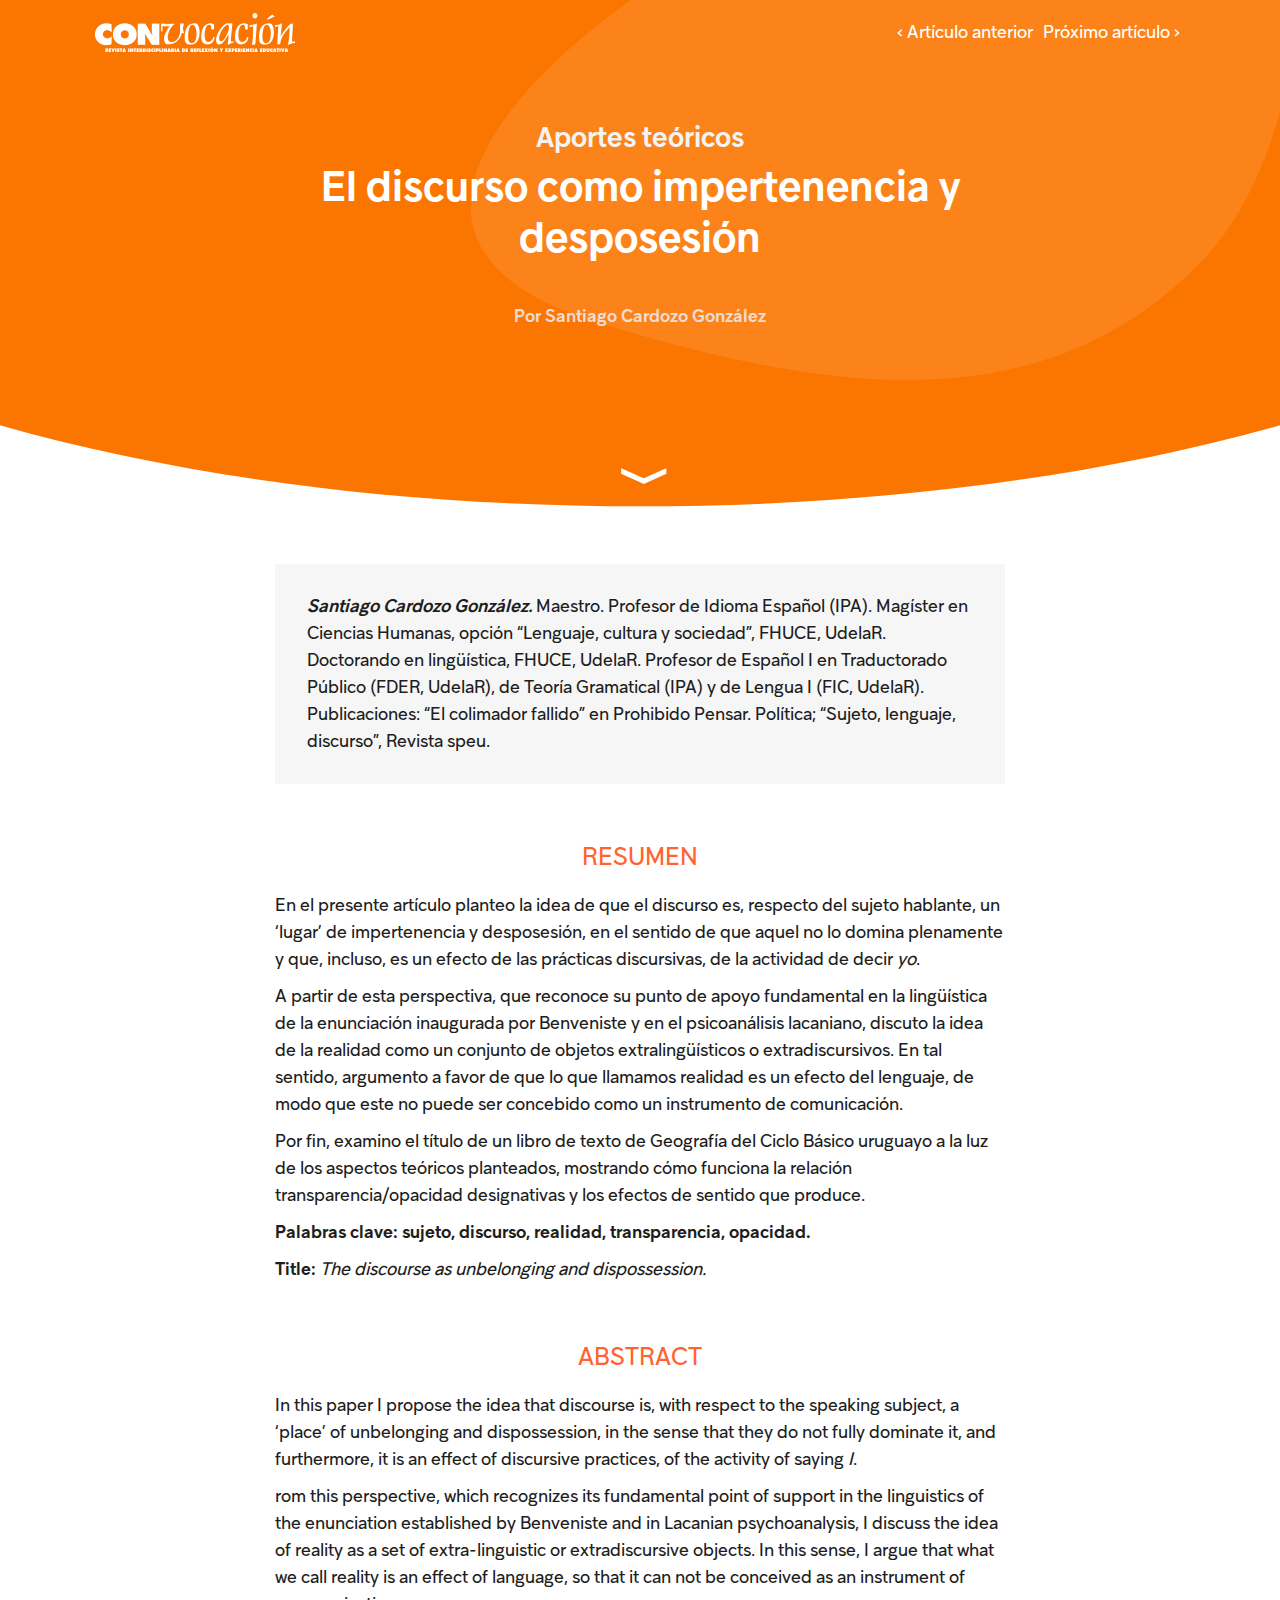
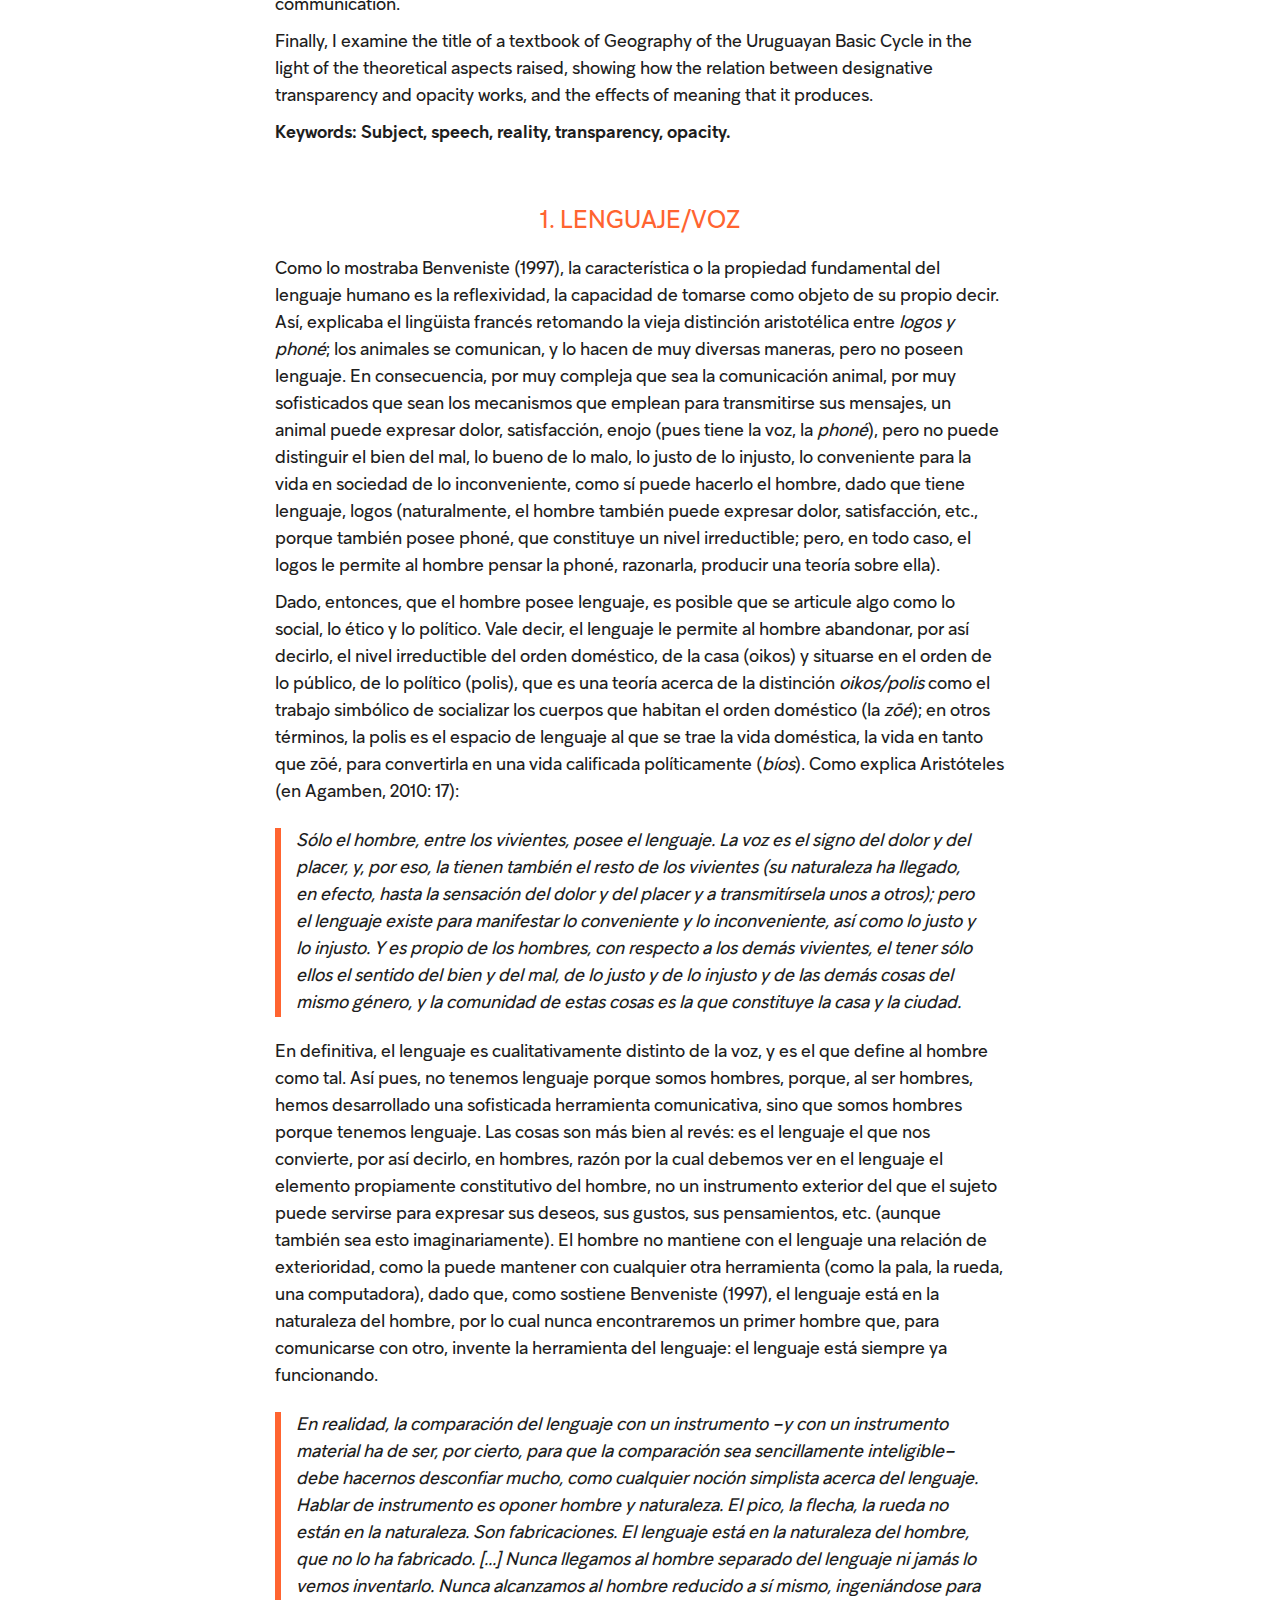
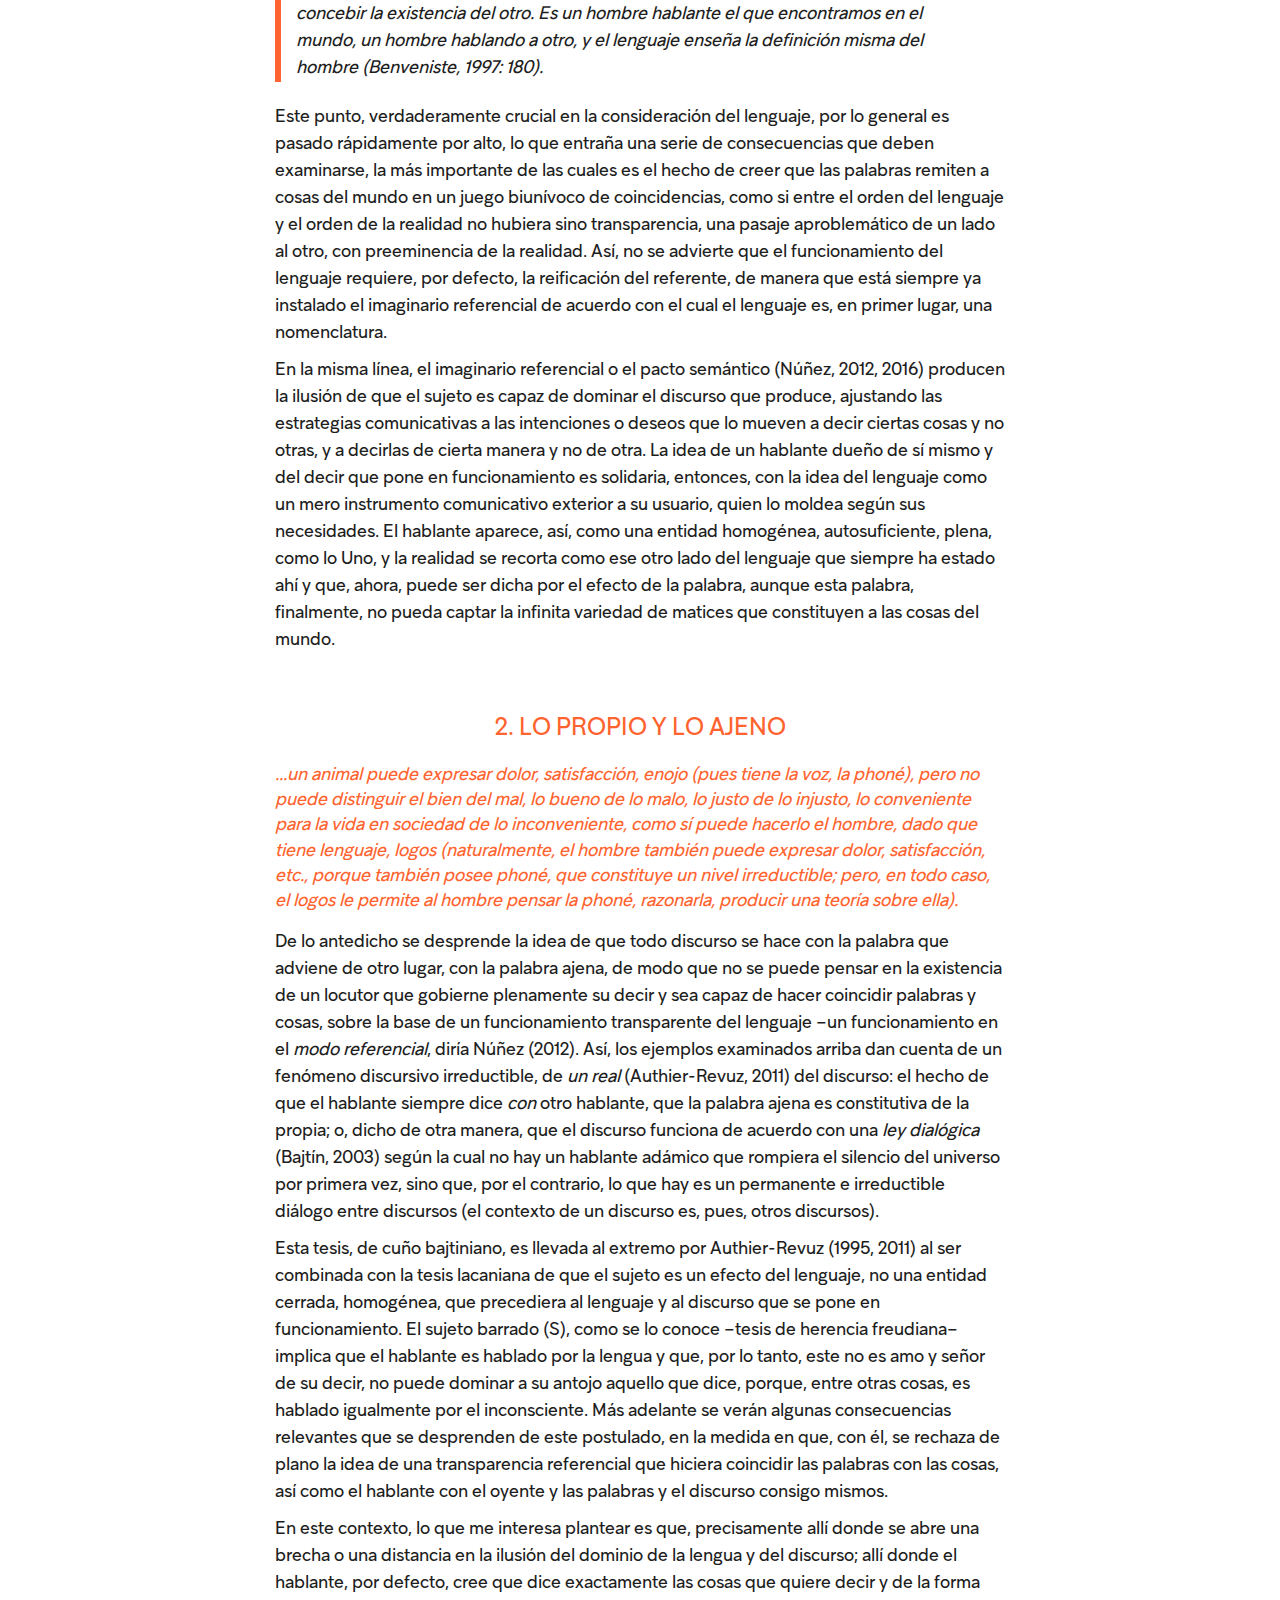
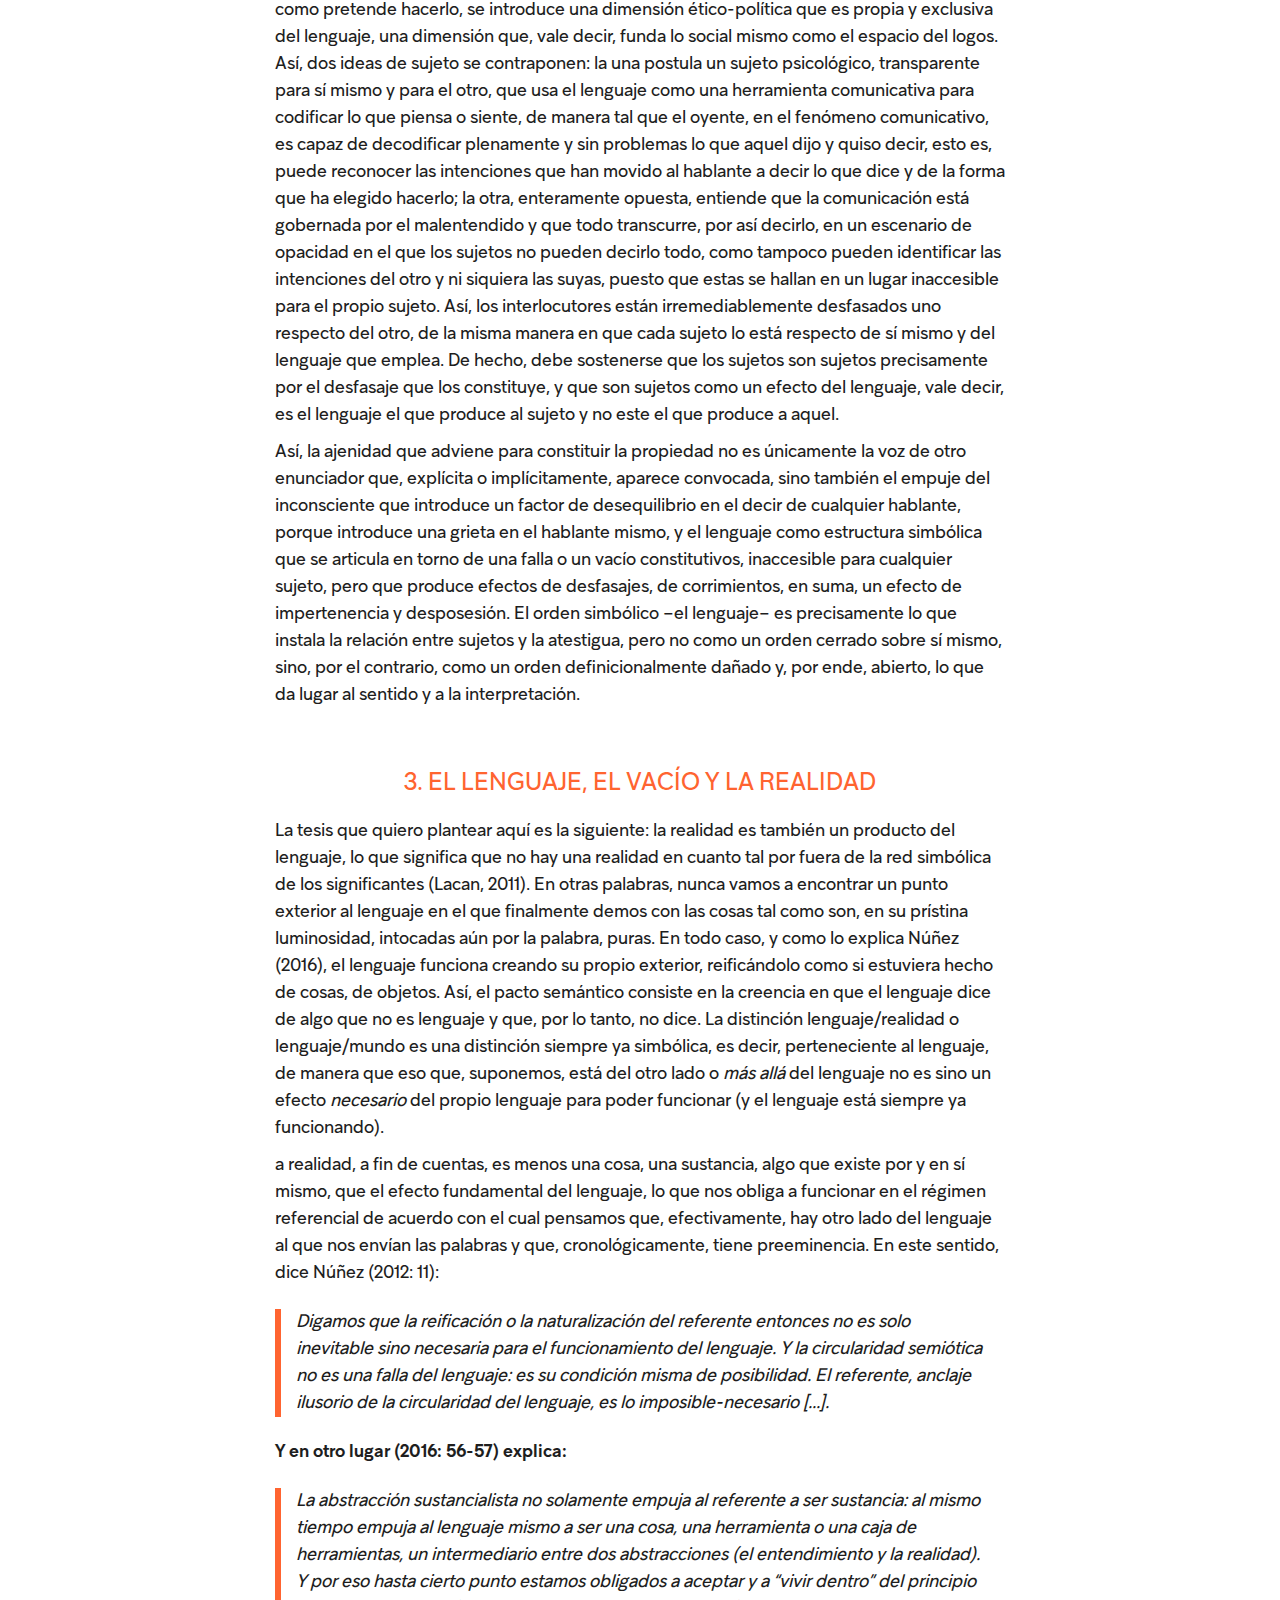
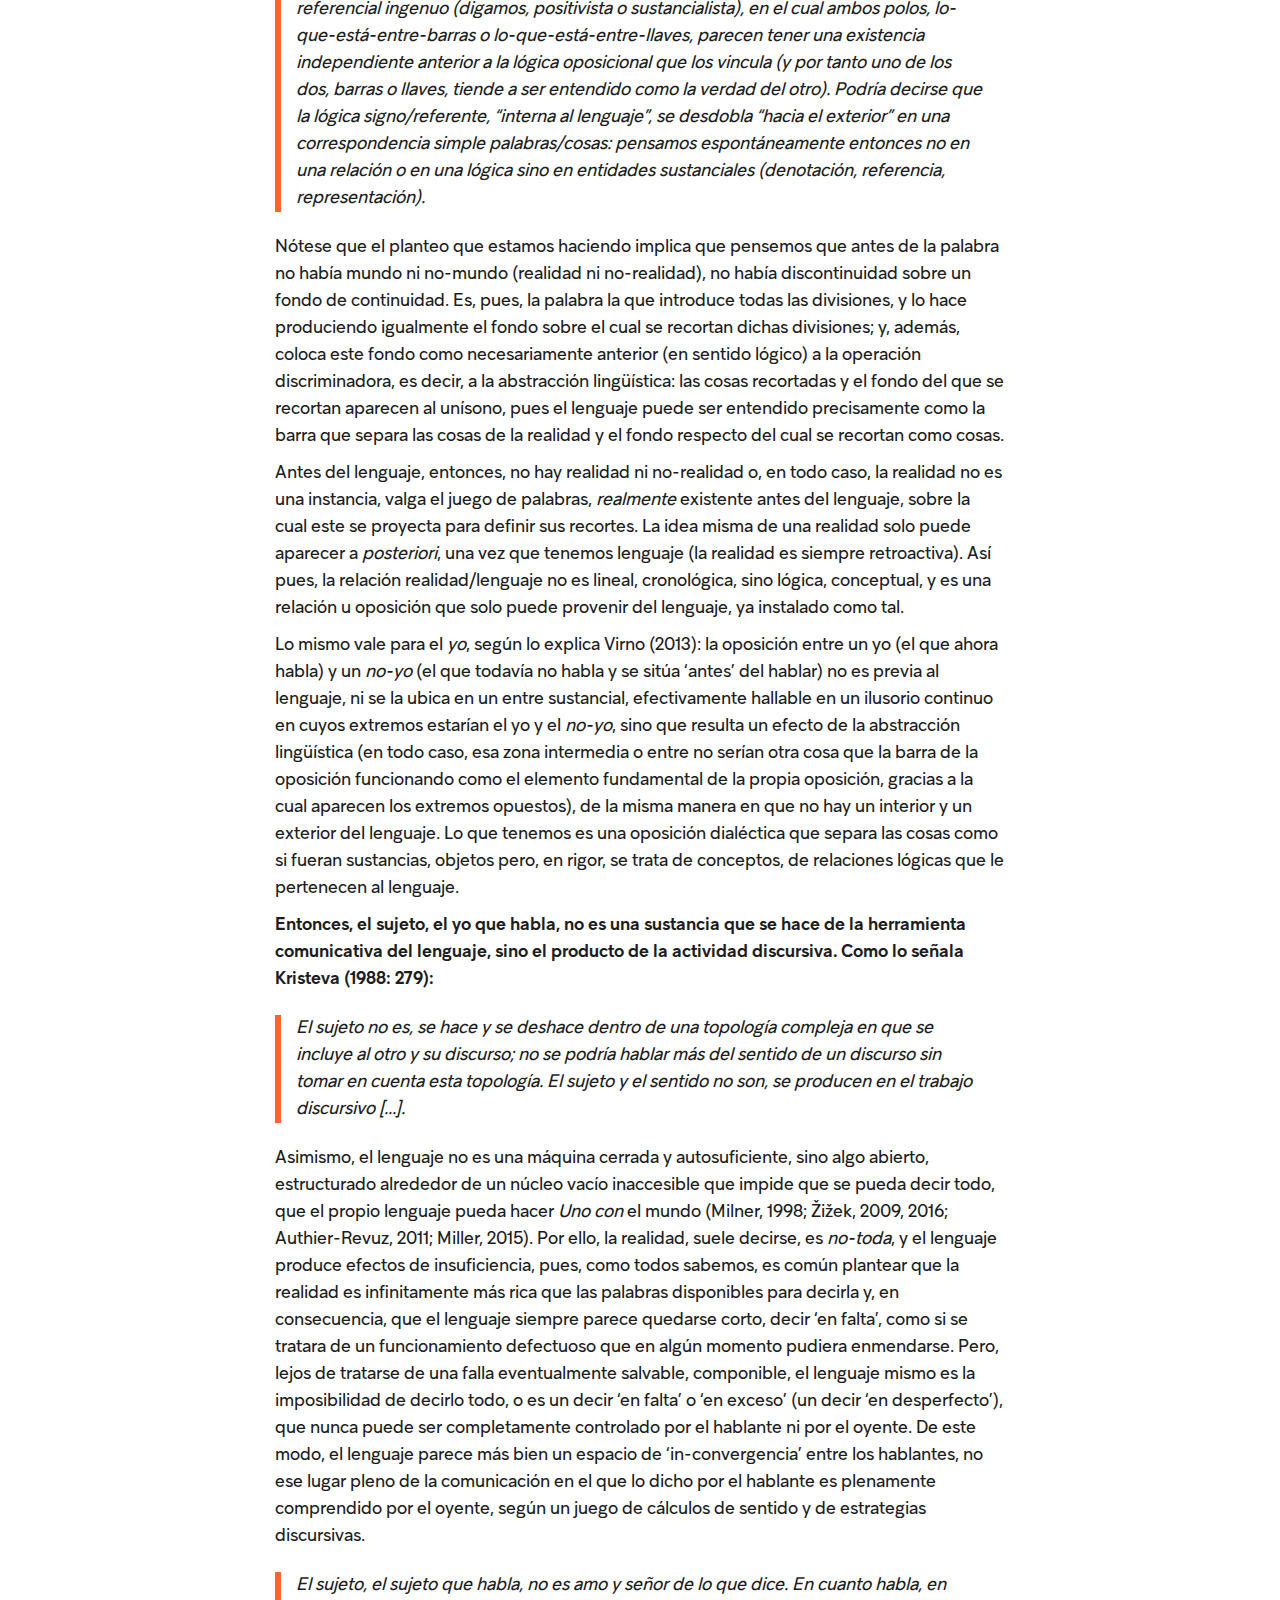
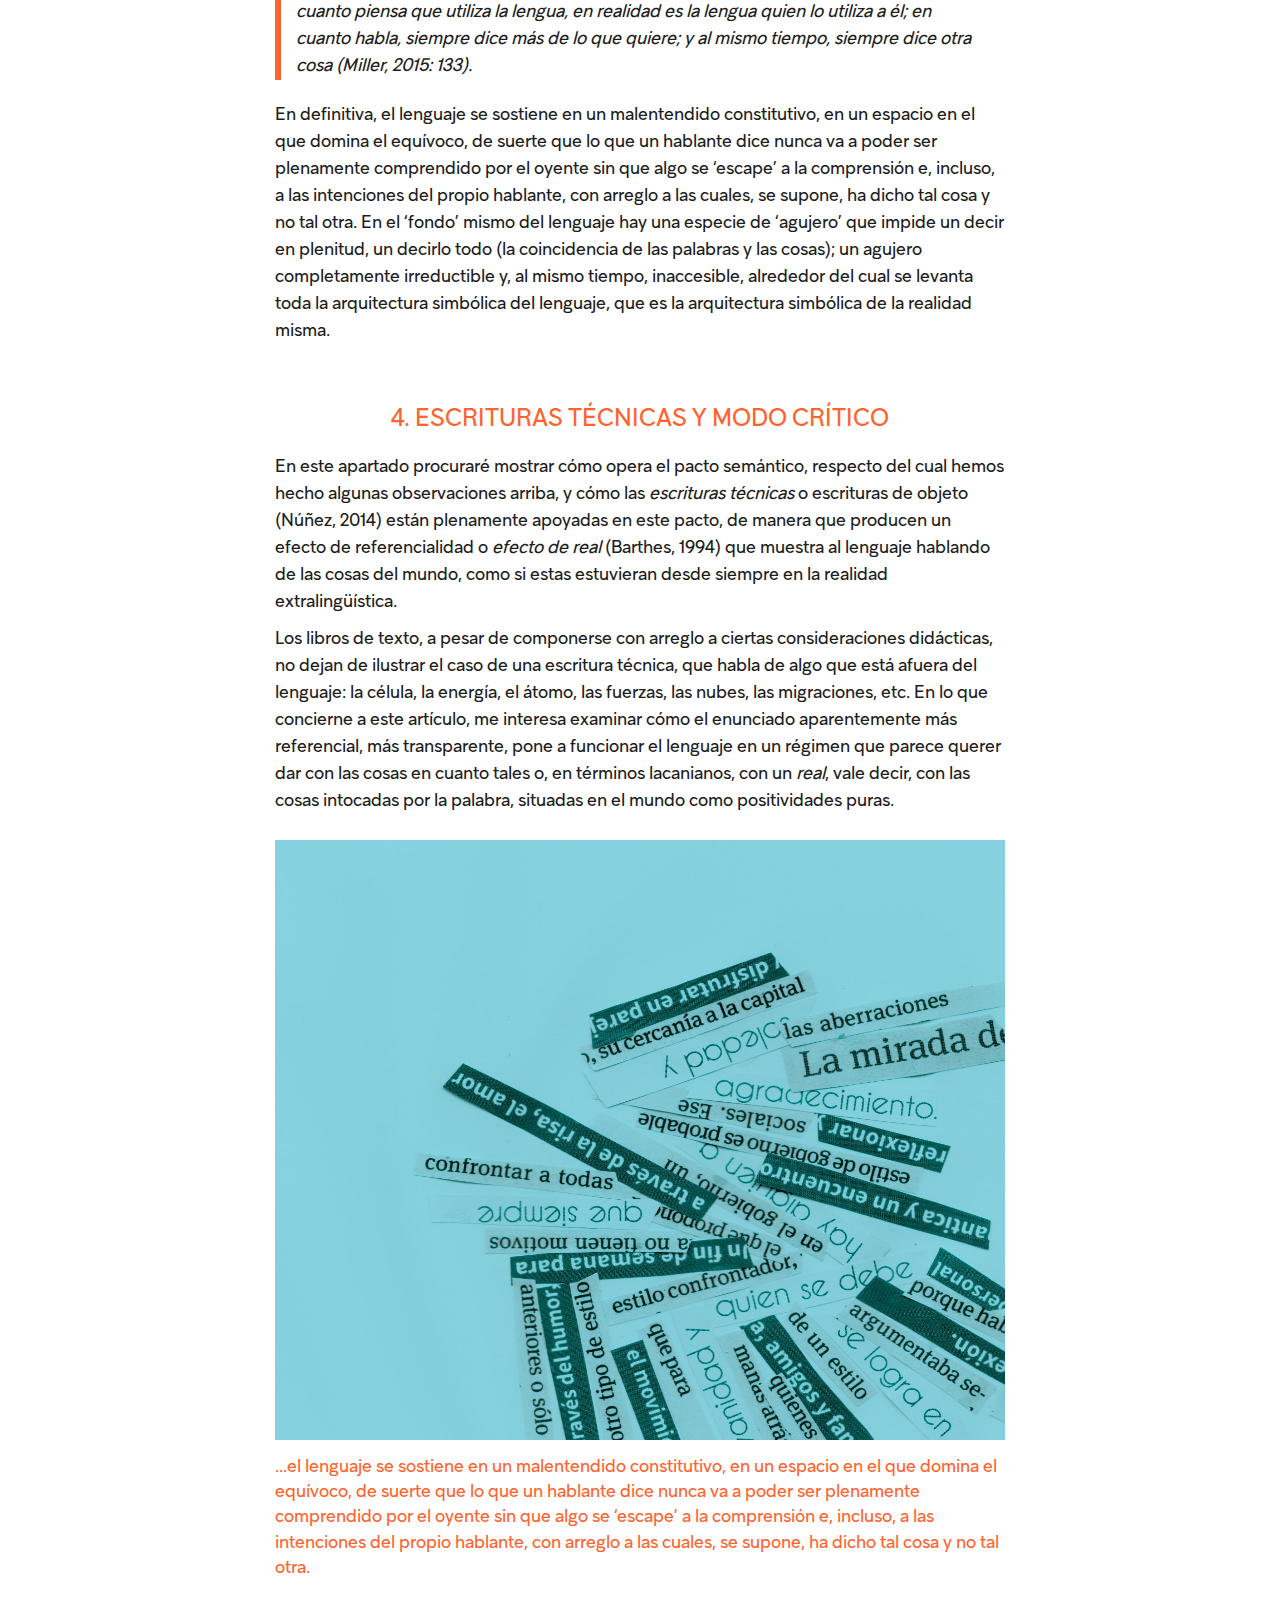
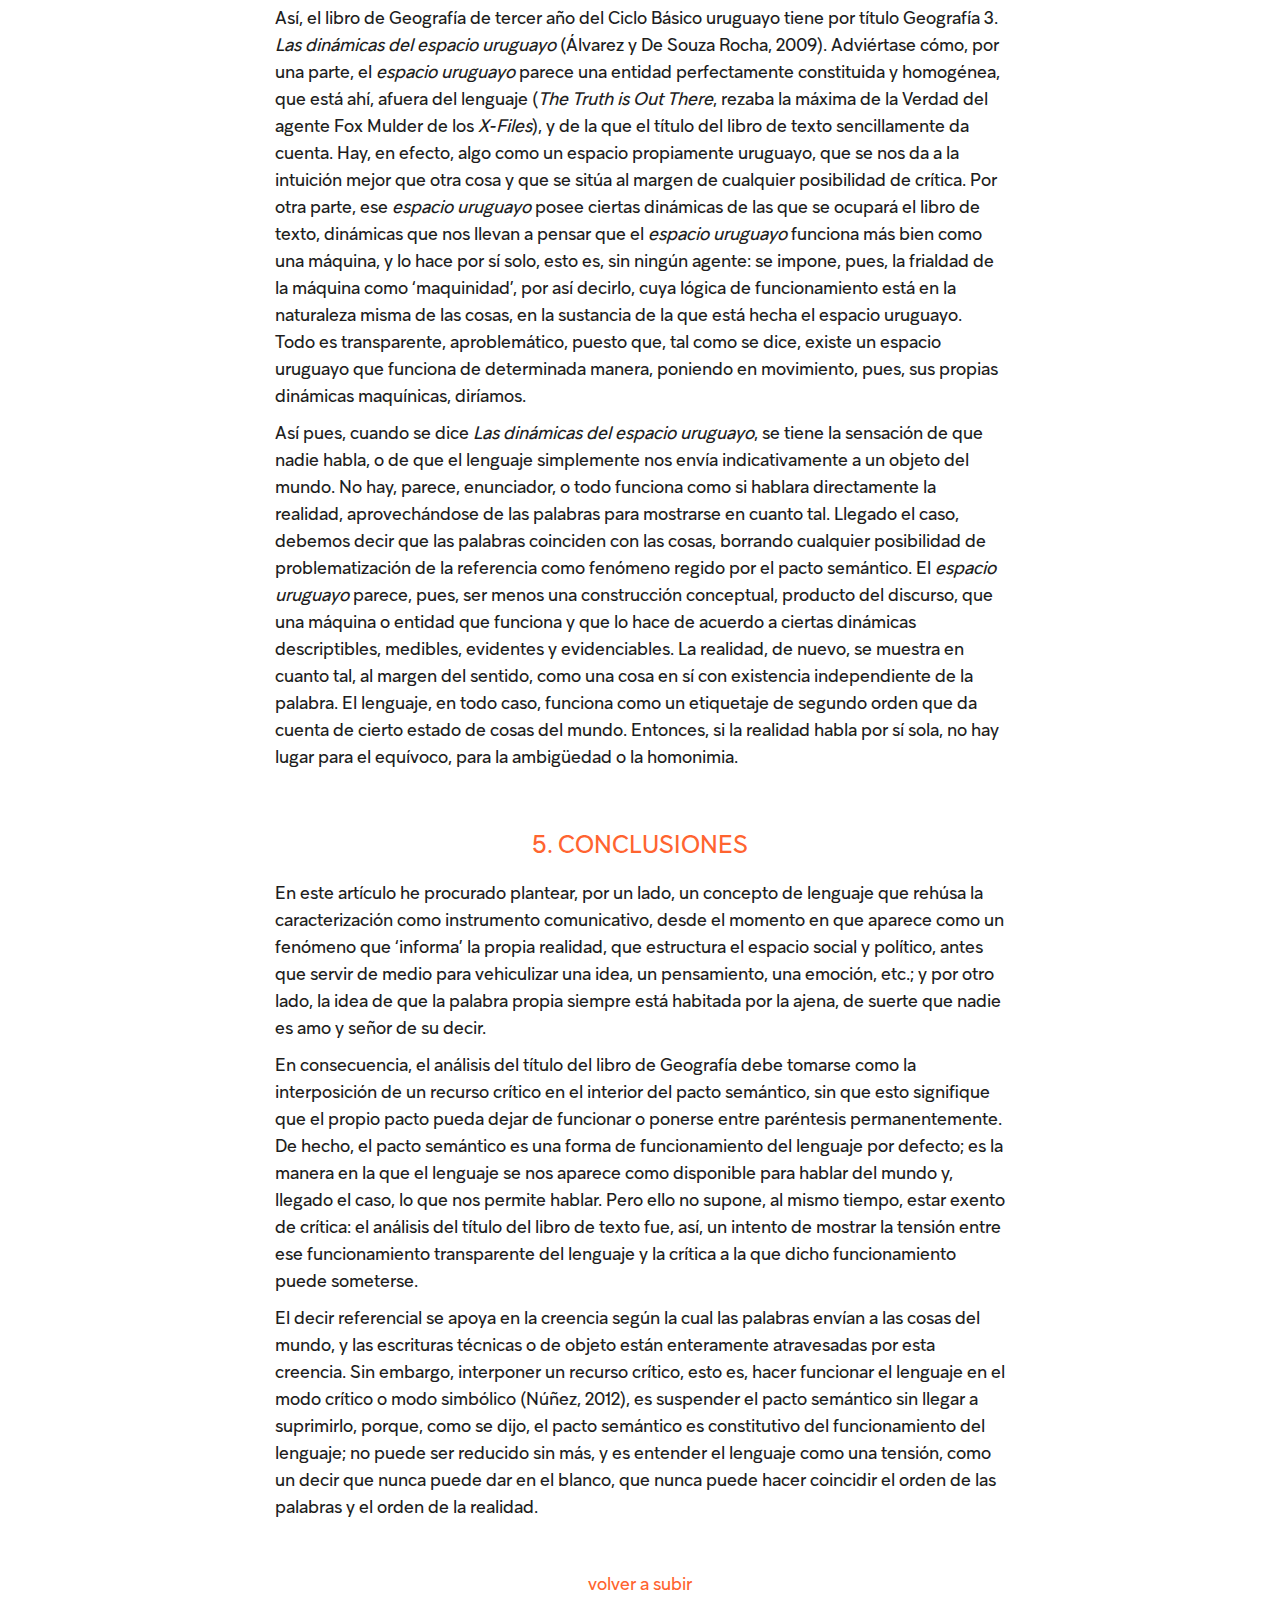
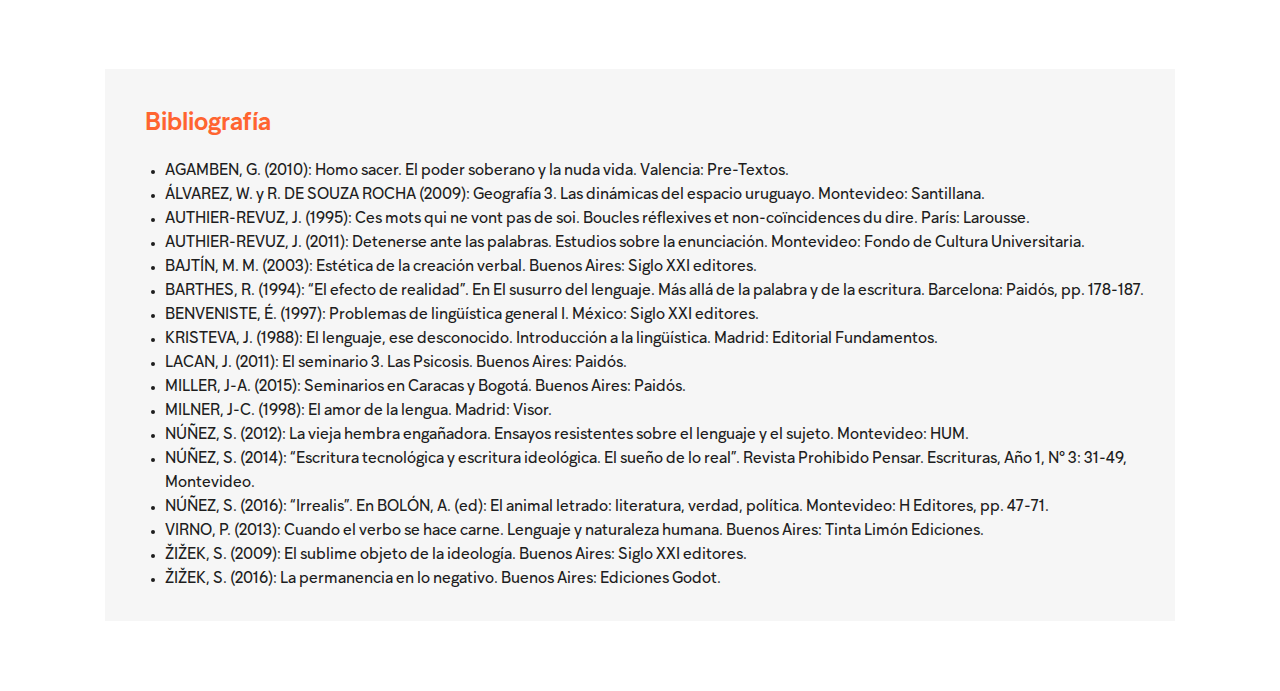
<file: aportes-teoricos-2.html>
<!doctype html>
<html class="no-js" lang="es">

<head>
  <meta charset="utf-8">
  <meta http-equiv="x-ua-compatible" content="ie=edge">
  <title>Convocación | Revista interdisciplinaria de reflexión y experiencia educativa</title>
  <meta name="description" content="">
  <meta name="viewport" content="width=device-width, initial-scale=1">
  <link rel="shortcut icon" type="image/png" href="assets/img/convocacion-fav.png">
  <link rel="stylesheet" href="lib/bootstrap.min.css">
  <link rel="stylesheet" href="assets/css/main.css">
  <link rel="stylesheet" href="assets/css/articles.css">
</head>

<body>


  <!-- START: Header -->
  <header class="landing-header">
    <div class="container">

      <!-- START: Navbar -->
      <nav class="navbar navbar-expand-sm navbar-light bg-faded" id="arrowUp">
        <button class="navbar-toggler" type="button" data-toggle="collapse" data-target="#nav-content" aria-controls="nav-content" aria-expanded="false" aria-label="Toggle navigation">
        <span class="navbar-toggler-icon"></span>
        </button>

        <!-- Brand -->
        <a class="navbar-brand" href="index.html">
          <img src="/assets/img/logo-convocacion-white.png" alt="">
        </a>

        <!-- Links -->
        <div class="collapse navbar-collapse justify-content-end" id="nav-content">
          <ul class="navbar-nav">
            <li class="nav-item">
              <a class="nav-link" href="aportes-teoricos-1.html">&#8249; Artículo anterior</a>
            </li>
            <li class="nav-item">
              <a class="nav-link" href="aportes-teoricos-3.html">Próximo artículo &#8250;</a>
            </li>
          </ul>
        </div>
      </nav>
      <!-- END: Navbar -->


      <section class="landing-title">

        <h2 class="text-center pt-3">Aportes teóricos</h2>
        <h3 class="text-center pt-2">El discurso como impertenencia y desposesión</h3>
        <h4 class="text-center">Por Santiago Cardozo González</h4>

      </section>

      <div class="text-center">
        <a href="#section-cards">
          <p class="arrowDown">&#9002;</p>
        </a>
      </div>

    </div>
  </header>
  <!-- END: Header -->

  <main class="container">
    <article>
      <div class="author-text" id="section-cards">
        <p><em>Santiago Cardozo González.</em> Maestro. Profesor de Idioma Español (IPA). Magíster en Ciencias Humanas, opción “Lenguaje, cultura y sociedad”, FHUCE, UdelaR. Doctorando en lingüística, FHUCE, UdelaR. Profesor de Español I en Traductorado
          Público (FDER, UdelaR), de Teoría Gramatical (IPA) y de Lengua I (FIC, UdelaR). Publicaciones: “El colimador fallido” en Prohibido Pensar. Política; “Sujeto, lenguaje, discurso”, Revista speu.</p>
      </div>
      <!-- <img src="assets/img/art4_impertenencia-min.jpg" class="img-fluid" alt=""> -->
      <header>
        <h2>Resumen</h2>
      </header>
      <p>En el presente artículo planteo la idea de que el discurso es, respecto del sujeto hablante, un ‘lugar’ de impertenencia y desposesión, en el sentido de que aquel no lo domina plenamente y que, incluso, es un efecto de las prácticas discursivas,
        de la actividad de decir <em>yo</em>.</p>
      <p>A partir de esta perspectiva, que reconoce su punto de apoyo fundamental en la lingüística de la enunciación inaugurada por Benveniste y en el psicoanálisis lacaniano, discuto la idea de la realidad como un conjunto de objetos extralingüísticos
        o extradiscursivos. En tal sentido, argumento a favor de que lo que llamamos realidad es un efecto del lenguaje, de modo que este no puede ser concebido como un instrumento de comunicación.</p>
      <p>Por fin, examino el título de un libro de texto de Geografía del Ciclo Básico uruguayo a la luz de los aspectos teóricos planteados, mostrando cómo funciona la relación transparencia/opacidad designativas y los efectos de sentido que produce.</p>
      <p><strong>Palabras clave: sujeto, discurso, realidad, transparencia, opacidad.</strong></p>
      <p><strong>Title: </strong><em>The discourse as unbelonging and dispossession.</em></p>

      <header>
        <h2>Abstract</h2>
      </header>
      <p>In this paper I propose the idea that discourse is, with respect to the speaking subject, a ‘place’ of unbelonging and dispossession, in the sense that they do not fully dominate it, and furthermore, it is an effect of discursive practices, of the
        activity of saying <em>I</em>.</p>
      <p>rom this perspective, which recognizes its fundamental point of support in the linguistics of the enunciation established by Benveniste and in Lacanian psychoanalysis, I discuss the idea of ​​reality as a set of extra-linguistic or extradiscursive
        objects. In this sense, I argue that what we call reality is an effect of language, so that it can not be conceived as an instrument of communication.</p>
      <p>Finally, I examine the title of a textbook of Geography of the Uruguayan Basic Cycle in the light of the theoretical aspects raised, showing how the relation between designative transparency and opacity works, and the effects of meaning that it
        produces.</p>
      <p><strong>Keywords: Subject, speech, reality, transparency, opacity.</strong></p>
    </article>


    <article>
      <header>
        <h2>1. Lenguaje/voz</h2>
      </header>
      <p>Como lo mostraba Benveniste (1997), la característica o la propiedad fundamental del lenguaje humano es la reflexividad, la capacidad de tomarse como objeto de su propio decir. Así, explicaba el lingüista francés retomando la vieja distinción aristotélica
        entre <em>logos y phoné</em>; los animales se comunican, y lo hacen de muy diversas maneras, pero no poseen lenguaje. En consecuencia, por muy compleja que sea la comunicación animal, por muy sofisticados que sean los mecanismos que emplean para
        transmitirse sus mensajes, un animal puede expresar dolor, satisfacción, enojo (pues tiene la voz, la <em>phoné</em>), pero no puede distinguir el bien del mal, lo bueno de lo malo, lo justo de lo injusto, lo conveniente para la vida en sociedad
        de lo inconveniente, como sí puede hacerlo el hombre, dado que tiene lenguaje, logos (naturalmente, el hombre también puede expresar dolor, satisfacción, etc., porque también posee phoné, que constituye un nivel irreductible; pero, en todo caso,
        el logos le permite al hombre pensar la phoné, razonarla, producir una teoría sobre ella).
      </p>
      <p>Dado, entonces, que el hombre posee lenguaje, es posible que se articule algo como lo social, lo ético y lo político. Vale decir, el lenguaje le permite al hombre abandonar, por así decirlo, el nivel irreductible del orden doméstico, de la casa
        (oikos) y situarse en el orden de lo público, de lo político (polis), que es una teoría acerca de la distinción <em>oikos/polis</em> como el trabajo simbólico de socializar los cuerpos que habitan el orden doméstico (la <em>zōé</em>); en otros
        términos, la polis es el espacio de lenguaje al que se trae la vida doméstica, la vida en tanto que zōé, para convertirla en una vida calificada políticamente (<em>bíos</em>). Como explica Aristóteles (en Agamben, 2010: 17): </p>
      <div class="marker-line">
        <blockquote class="blockquote">
          <p><em>Sólo el hombre, entre los vivientes, posee el lenguaje. La voz es el signo del dolor y del placer, y, por eso, la tienen también el resto de los vivientes (su naturaleza ha llegado, en efecto, hasta la sensación del dolor y del placer y a transmitírsela unos a otros); pero el lenguaje existe para manifestar lo conveniente y lo inconveniente, así como lo justo y lo injusto. Y es propio de los hombres, con respecto a los demás vivientes, el tener sólo ellos el sentido del bien y del mal, de lo justo y de lo injusto y de las demás cosas del mismo género, y la comunidad de estas cosas es la que constituye la casa y la ciudad.</em></p>
        </blockquote>
      </div>
      <p>En definitiva, el lenguaje es cualitativamente distinto de la voz, y es el que define al hombre como tal. Así pues, no tenemos lenguaje porque somos hombres, porque, al ser hombres, hemos desarrollado una sofisticada herramienta comunicativa, sino
        que somos hombres porque tenemos lenguaje. Las cosas son más bien al revés: es el lenguaje el que nos convierte, por así decirlo, en hombres, razón por la cual debemos ver en el lenguaje el elemento propiamente constitutivo del hombre, no un instrumento
        exterior del que el sujeto puede servirse para expresar sus deseos, sus gustos, sus pensamientos, etc. (aunque también sea esto imaginariamente). El hombre no mantiene con el lenguaje una relación de exterioridad, como la puede mantener con cualquier
        otra herramienta (como la pala, la rueda, una computadora), dado que, como sostiene Benveniste (1997), el lenguaje está en la naturaleza del hombre, por lo cual nunca encontraremos un primer hombre que, para comunicarse con otro, invente la herramienta
        del lenguaje: el lenguaje está siempre ya funcionando.
      </p>
      <div class="marker-line">
        <blockquote class="blockquote">
          <p><em>En realidad, la comparación del lenguaje con un instrumento –y con un instrumento material ha de ser, por cierto, para que la comparación sea sencillamente inteligible– debe hacernos desconfiar mucho, como cualquier noción simplista acerca del lenguaje. Hablar de instrumento es oponer hombre y naturaleza. El pico, la flecha, la rueda no están en la naturaleza. Son fabricaciones. El lenguaje está en la naturaleza del hombre, que no lo ha fabricado. […] Nunca llegamos al hombre separado del lenguaje ni jamás lo vemos inventarlo. Nunca alcanzamos al hombre reducido a sí mismo, ingeniándose para concebir la existencia del otro. Es un hombre hablante el que encontramos en el mundo, un hombre hablando a otro, y el lenguaje enseña la definición misma del hombre (Benveniste, 1997: 180).</em></p>
        </blockquote>
      </div>
      <p>Este punto, verdaderamente crucial en la consideración del lenguaje, por lo general es pasado rápidamente por alto, lo que entraña una serie de consecuencias que deben examinarse, la más importante de las cuales es el hecho de creer que las palabras
        remiten a cosas del mundo en un juego biunívoco de coincidencias, como si entre el orden del lenguaje y el orden de la realidad no hubiera sino transparencia, una pasaje aproblemático de un lado al otro, con preeminencia de la realidad. Así, no
        se advierte que el funcionamiento del lenguaje requiere, por defecto, la reificación del referente, de manera que está siempre ya instalado el imaginario referencial de acuerdo con el cual el lenguaje es, en primer lugar, una nomenclatura.</p>
      <p>En la misma línea, el imaginario referencial o el pacto semántico (Núñez, 2012, 2016) producen la ilusión de que el sujeto es capaz de dominar el discurso que produce, ajustando las estrategias comunicativas a las intenciones o deseos que lo mueven
        a decir ciertas cosas y no otras, y a decirlas de cierta manera y no de otra. La idea de un hablante dueño de sí mismo y del decir que pone en funcionamiento es solidaria, entonces, con la idea del lenguaje como un mero instrumento comunicativo
        exterior a su usuario, quien lo moldea según sus necesidades. El hablante aparece, así, como una entidad homogénea, autosuficiente, plena, como lo Uno, y la realidad se recorta como ese otro lado del lenguaje que siempre ha estado ahí y que, ahora,
        puede ser dicha por el efecto de la palabra, aunque esta palabra, finalmente, no pueda captar la infinita variedad de matices que constituyen a las cosas del mundo.</p>
    </article>


    <article>
      <header>
        <h2>2. Lo propio y lo ajeno</h2>
      </header>
      <p class="figure-caption"><em>...un animal puede expresar dolor, satisfacción, enojo (pues tiene la voz, la phoné), pero no puede distinguir el bien del mal, lo bueno de lo malo, lo justo de lo injusto, lo conveniente para la vida en sociedad de lo inconveniente, como sí puede hacerlo el hombre, dado que tiene lenguaje, logos (naturalmente, el hombre también puede expresar dolor, satisfacción, etc., porque también posee phoné, que constituye un nivel irreductible; pero, en todo caso, el logos le permite al hombre pensar la phoné, razonarla, producir una teoría sobre ella).</em></p>
      <p>De lo antedicho se desprende la idea de que todo discurso se hace con la palabra que adviene de otro lugar, con la palabra ajena, de modo que no se puede pensar en la existencia de un locutor que gobierne plenamente su decir y sea capaz de hacer
        coincidir palabras y cosas, sobre la base de un funcionamiento transparente del lenguaje –un funcionamiento en el <em>modo referencial</em>, diría Núñez (2012). Así, los ejemplos examinados arriba dan cuenta de un fenómeno discursivo irreductible,
        de <em>un real</em> (Authier-Revuz, 2011) del discurso: el hecho de que el hablante siempre dice <em>con</em> otro hablante, que la palabra ajena es constitutiva de la propia; o, dicho de otra manera, que el discurso funciona de acuerdo con una
        <em>ley dialógica</em> (Bajtín, 2003) según la cual no hay un hablante adámico que rompiera el silencio del universo por primera vez, sino que, por el contrario, lo que hay es un permanente e irreductible diálogo entre discursos (el contexto de
        un discurso es, pues, otros discursos).
      </p>
      <p>Esta tesis, de cuño bajtiniano, es llevada al extremo por Authier-Revuz (1995, 2011) al ser combinada con la tesis lacaniana de que el sujeto es un efecto del lenguaje, no una entidad cerrada, homogénea, que precediera al lenguaje y al discurso
        que se pone en funcionamiento. El sujeto barrado (S), como se lo conoce –tesis de herencia freudiana– implica que el hablante es hablado por la lengua y que, por lo tanto, este no es amo y señor de su decir, no puede dominar a su antojo aquello
        que dice, porque, entre otras cosas, es hablado igualmente por el inconsciente. Más adelante se verán algunas consecuencias relevantes que se desprenden de este postulado, en la medida en que, con él, se rechaza de plano la idea de una transparencia
        referencial que hiciera coincidir las palabras con las cosas, así como el hablante con el oyente y las palabras y el discurso consigo mismos.</p>
      <p>En este contexto, lo que me interesa plantear es que, precisamente allí donde se abre una brecha o una distancia en la ilusión del dominio de la lengua y del discurso; allí donde el hablante, por defecto, cree que dice exactamente las cosas que
        quiere decir y de la forma como pretende hacerlo, se introduce una dimensión ético-política que es propia y exclusiva del lenguaje, una dimensión que, vale decir, funda lo social mismo como el espacio del logos. Así, dos ideas de sujeto se contraponen:
        la una postula un sujeto psicológico, transparente para sí mismo y para el otro, que usa el lenguaje como una herramienta comunicativa para codificar lo que piensa o siente, de manera tal que el oyente, en el fenómeno comunicativo, es capaz de
        decodificar plenamente y sin problemas lo que aquel dijo y quiso decir, esto es, puede reconocer las intenciones que han movido al hablante a decir lo que dice y de la forma que ha elegido hacerlo; la otra, enteramente opuesta, entiende que la
        comunicación está gobernada por el malentendido y que todo transcurre, por así decirlo, en un escenario de opacidad en el que los sujetos no pueden decirlo todo, como tampoco pueden identificar las intenciones del otro y ni siquiera las suyas,
        puesto que estas se hallan en un lugar inaccesible para el propio sujeto. Así, los interlocutores están irremediablemente desfasados uno respecto del otro, de la misma manera en que cada sujeto lo está respecto de sí mismo y del lenguaje que emplea.
        De hecho, debe sostenerse que los sujetos son sujetos precisamente por el desfasaje que los constituye, y que son sujetos como un efecto del lenguaje, vale decir, es el lenguaje el que produce al sujeto y no este el que produce a aquel.
      </p>

      <p>Así, la ajenidad que adviene para constituir la propiedad no es únicamente la voz de otro enunciador que, explícita o implícitamente, aparece convocada, sino también el empuje del inconsciente que introduce un factor de desequilibrio en el decir
        de cualquier hablante, porque introduce una grieta en el hablante mismo, y el lenguaje como estructura simbólica que se articula en torno de una falla o un vacío constitutivos, inaccesible para cualquier sujeto, pero que produce efectos de desfasajes,
        de corrimientos, en suma, un efecto de impertenencia y desposesión. El orden simbólico –el lenguaje– es precisamente lo que instala la relación entre sujetos y la atestigua, pero no como un orden cerrado sobre sí mismo, sino, por el contrario,
        como un orden definicionalmente dañado y, por ende, abierto, lo que da lugar al sentido y a la interpretación.</p>
    </article>

    <article>
      <header>
        <h2>3. El lenguaje, el vacío y la realidad</h2>
      </header>
      <p>La tesis que quiero plantear aquí es la siguiente: la realidad es también un producto del lenguaje, lo que significa que no hay una realidad en cuanto tal por fuera de la red simbólica de los significantes (Lacan, 2011). En otras palabras, nunca
        vamos a encontrar un punto exterior al lenguaje en el que finalmente demos con las cosas tal como son, en su prístina luminosidad, intocadas aún por la palabra, puras. En todo caso, y como lo explica Núñez (2016), el lenguaje funciona creando
        su propio exterior, reificándolo como si estuviera hecho de cosas, de objetos. Así, el pacto semántico consiste en la creencia en que el lenguaje dice de algo que no es lenguaje y que, por lo tanto, no dice. La distinción lenguaje/realidad o lenguaje/mundo
        es una distinción siempre ya simbólica, es decir, perteneciente al lenguaje, de manera que eso que, suponemos, está del otro lado o <em>más allá</em> del lenguaje no es sino un efecto <em>necesario</em> del propio lenguaje para poder funcionar
        (y el lenguaje está siempre ya funcionando).
      </p>
      <p>a realidad, a fin de cuentas, es menos una cosa, una sustancia, algo que existe por y en sí mismo, que el efecto fundamental del lenguaje, lo que nos obliga a funcionar en el régimen referencial de acuerdo con el cual pensamos que, efectivamente,
        hay otro lado del lenguaje al que nos envían las palabras y que, cronológicamente, tiene preeminencia. En este sentido, dice Núñez (2012: 11):</p>
      <div class="marker-line">
        <blockquote class="blockquote">
          <p><em>Digamos que la reificación o la naturalización del referente entonces no es solo inevitable sino necesaria para el funcionamiento del lenguaje. Y la circularidad semiótica no es una falla del lenguaje: es su condición misma de posibilidad. El referente, anclaje ilusorio de la circularidad del lenguaje, es lo imposible-necesario […].</em></p>
        </blockquote>
      </div>
      <p><strong>Y en otro lugar (2016: 56-57) explica: </strong></p>
      <div class="marker-line">
        <blockquote class="blockquote">
          <p><em>La abstracción sustancialista no solamente empuja al referente a ser sustancia: al mismo tiempo empuja al lenguaje mismo a ser una cosa, una herramienta o una caja de herramientas, un intermediario entre dos abstracciones (el entendimiento y la realidad). Y por eso hasta cierto punto estamos obligados a aceptar y a “vivir dentro” del principio referencial ingenuo (digamos, positivista o sustancialista), en el cual ambos polos, lo-que-está-entre-barras o lo-que-está-entre-llaves, parecen tener una existencia independiente anterior a la lógica oposicional que los vincula (y por tanto uno de los dos, barras o llaves, tiende a ser entendido como la verdad del otro). Podría decirse que la lógica signo/referente, “interna al lenguaje”, se desdobla “hacia el exterior” en una correspondencia simple palabras/cosas: pensamos espontáneamente entonces no en una relación o en una lógica sino en entidades sustanciales (denotación, referencia, representación).</em></p>
        </blockquote>
      </div>
      <p>Nótese que el planteo que estamos haciendo implica que pensemos que antes de la palabra no había mundo ni no-mundo (realidad ni no-realidad), no había discontinuidad sobre un fondo de continuidad. Es, pues, la palabra la que introduce todas las
        divisiones, y lo hace produciendo igualmente el fondo sobre el cual se recortan dichas divisiones; y, además, coloca este fondo como necesariamente anterior (en sentido lógico) a la operación discriminadora, es decir, a la abstracción lingüística:
        las cosas recortadas y el fondo del que se recortan aparecen al unísono, pues el lenguaje puede ser entendido precisamente como la barra que separa las cosas de la realidad y el fondo respecto del cual se recortan como cosas.</p>
      <p>Antes del lenguaje, entonces, no hay realidad ni no-realidad o, en todo caso, la realidad no es una instancia, valga el juego de palabras, <em>realmente</em> existente antes del lenguaje, sobre la cual este se proyecta para definir sus recortes.
        La idea misma de una realidad solo puede aparecer a <em>posteriori</em>, una vez que tenemos lenguaje (la realidad es siempre retroactiva). Así pues, la relación realidad/lenguaje no es lineal, cronológica, sino lógica, conceptual, y es una relación
        u oposición que solo puede provenir del lenguaje, ya instalado como tal.</p>
      <p>Lo mismo vale para el <em>yo</em>, según lo explica Virno (2013): la oposición entre un yo (el que ahora habla) y un <em>no-yo</em> (el que todavía no habla y se sitúa ‘antes’ del hablar) no es previa al lenguaje, ni se la ubica en un entre sustancial,
        efectivamente hallable en un ilusorio continuo en cuyos extremos estarían el yo y el <em>no-yo</em>, sino que resulta un efecto de la abstracción lingüística (en todo caso, esa zona intermedia o entre no serían otra cosa que la barra de la oposición
        funcionando como el elemento fundamental de la propia oposición, gracias a la cual aparecen los extremos opuestos), de la misma manera en que no hay un interior y un exterior del lenguaje. Lo que tenemos es una oposición dialéctica que separa
        las cosas como si fueran sustancias, objetos pero, en rigor, se trata de conceptos, de relaciones lógicas que le pertenecen al lenguaje.</p>
        <p><strong>Entonces, el sujeto, el yo que habla, no es una sustancia que se hace de la herramienta comunicativa del lenguaje, sino el producto de la actividad discursiva. Como lo señala Kristeva (1988: 279):</strong></p>
      <div class="marker-line">
        <blockquote class="blockquote">
          <p><em>El sujeto no es, se hace y se deshace dentro de una topología compleja en que se incluye al otro y su discurso; no se podría hablar más del sentido de un discurso sin tomar en cuenta esta topología. El sujeto y el sentido no son, se producen en el trabajo discursivo […].</em></p>
        </blockquote>
      </div>
      <p>Asimismo, el lenguaje no es una máquina cerrada y autosuficiente, sino algo abierto, estructurado alrededor de un núcleo vacío inaccesible que impide que se pueda decir todo, que el propio lenguaje pueda hacer <em>Uno con</em> el mundo (Milner,
        1998; Žižek, 2009, 2016; Authier-Revuz, 2011; Miller, 2015). Por ello, la realidad, suele decirse, es <em>no-toda</em>, y el lenguaje produce efectos de insuficiencia, pues, como todos sabemos, es común plantear que la realidad es infinitamente
        más rica que las palabras disponibles para decirla y, en consecuencia, que el lenguaje siempre parece quedarse corto, decir ‘en falta’, como si se tratara de un funcionamiento defectuoso que en algún momento pudiera enmendarse. Pero, lejos de
        tratarse de una falla eventualmente salvable, componible, el lenguaje mismo es la imposibilidad de decirlo todo, o es un decir ‘en falta’ o ‘en exceso’ (un decir ‘en desperfecto’), que nunca puede ser completamente controlado por el hablante ni
        por el oyente. De este modo, el lenguaje parece más bien un espacio de ‘in-convergencia’ entre los hablantes, no ese lugar pleno de la comunicación en el que lo dicho por el hablante es plenamente comprendido por el oyente, según un juego de cálculos
        de sentido y de estrategias discursivas.
      </p>
      <div class="marker-line">
        <blockquote class="blockquote">
          <p><em>El sujeto, el sujeto que habla, no es amo y señor de lo que dice. En cuanto habla, en cuanto piensa que utiliza la lengua, en realidad es la lengua quien lo utiliza a él; en cuanto habla, siempre dice más de lo que quiere; y al mismo tiempo, siempre dice otra cosa (Miller, 2015: 133).</em></p>
        </blockquote>
      </div>
      <p>En definitiva, el lenguaje se sostiene en un malentendido constitutivo, en un espacio en el que domina el equívoco, de suerte que lo que un hablante dice nunca va a poder ser plenamente comprendido por el oyente sin que algo se ‘escape’ a la comprensión
        e, incluso, a las intenciones del propio hablante, con arreglo a las cuales, se supone, ha dicho tal cosa y no tal otra. En el ‘fondo’ mismo del lenguaje hay una especie de ‘agujero’ que impide un decir en plenitud, un decirlo todo (la coincidencia
        de las palabras y las cosas); un agujero completamente irreductible y, al mismo tiempo, inaccesible, alrededor del cual se levanta toda la arquitectura simbólica del lenguaje, que es la arquitectura simbólica de la realidad misma.</p>
    </article>


    <article>
      <header>
        <h2>4. Escrituras técnicas y modo crítico</h2>
      </header>
      <p>En este apartado procuraré mostrar cómo opera el pacto semántico, respecto del cual hemos hecho algunas observaciones arriba, y cómo las <em>escrituras técnicas</em> o escrituras de objeto (Núñez, 2014) están plenamente apoyadas en este pacto, de
        manera que producen un efecto de referencialidad o <em>efecto de real</em> (Barthes, 1994) que muestra al lenguaje hablando de las cosas del mundo, como si estas estuvieran desde siempre en la realidad extralingüística. </p>
      <p>Los libros de texto, a pesar de componerse con arreglo a ciertas consideraciones didácticas, no dejan de ilustrar el caso de una escritura técnica, que habla de algo que está afuera del lenguaje: la célula, la energía, el átomo, las fuerzas, las
        nubes, las migraciones, etc. En lo que concierne a este artículo, me interesa examinar cómo el enunciado aparentemente más referencial, más transparente, pone a funcionar el lenguaje en un régimen que parece querer dar con las cosas en cuanto
        tales o, en términos lacanianos, con un <em>real</em>, vale decir, con las cosas intocadas por la palabra, situadas en el mundo como positividades puras. </p>
      <figure class="figure">
        <img src="assets/img/art4_impertenencia2-min.jpg" class="figure-img img-fluid 1. mx-auto d-block mt-4 mb-4" alt="Evaluacion2">
        <figcaption class="figure-caption">...el lenguaje se sostiene en un malentendido constitutivo, en un espacio en el que domina el equívoco, de suerte que lo que un hablante dice nunca va a poder ser plenamente comprendido por el oyente sin que algo se ‘escape’ a la comprensión e,
          incluso, a las intenciones del propio hablante, con arreglo a las cuales, se supone, ha dicho tal cosa y no tal otra.</figcaption>
      </figure>
      <p>Así, el libro de Geografía de tercer año del Ciclo Básico uruguayo tiene por título Geografía 3. <em>Las dinámicas del espacio uruguayo</em> (Álvarez y De Souza Rocha, 2009). Adviértase cómo, por una parte, el <em>espacio uruguayo</em> parece una
        entidad perfectamente constituida y homogénea, que está ahí, afuera del lenguaje (<i>The Truth is Out There</i>, rezaba la máxima de la Verdad del agente Fox Mulder de los <i>X-Files</i>), y de la que el título del libro de texto sencillamente
        da cuenta. Hay, en efecto, algo como un espacio propiamente uruguayo, que se nos da a la intuición mejor que otra cosa y que se sitúa al margen de cualquier posibilidad de crítica. Por otra parte, ese <em>espacio uruguayo</em> posee ciertas dinámicas
        de las que se ocupará el libro de texto, dinámicas que nos llevan a pensar que el <em>espacio uruguayo</em> funciona más bien como una máquina, y lo hace por sí solo, esto es, sin ningún agente: se impone, pues, la frialdad de la máquina como
        ‘maquinidad’, por así decirlo, cuya lógica de funcionamiento está en la naturaleza misma de las cosas, en la sustancia de la que está hecha el espacio uruguayo. Todo es transparente, aproblemático, puesto que, tal como se dice, existe un espacio
        uruguayo que funciona de determinada manera, poniendo en movimiento, pues, sus propias dinámicas maquínicas, diríamos.
      </p>
      <p>Así pues, cuando se dice <em>Las dinámicas del espacio uruguayo</em>, se tiene la sensación de que nadie habla, o de que el lenguaje simplemente nos envía indicativamente a un objeto del mundo. No hay, parece, enunciador, o todo funciona como si
        hablara directamente la realidad, aprovechándose de las palabras para mostrarse en cuanto tal. Llegado el caso, debemos decir que las palabras coinciden con las cosas, borrando cualquier posibilidad de problematización de la referencia como fenómeno
        regido por el pacto semántico. El <em>espacio uruguayo</em> parece, pues, ser menos una construcción conceptual, producto del discurso, que una máquina o entidad que funciona y que lo hace de acuerdo a ciertas dinámicas descriptibles, medibles,
        evidentes y evidenciables. La realidad, de nuevo, se muestra en cuanto tal, al margen del sentido, como una cosa en sí con existencia independiente de la palabra. El lenguaje, en todo caso, funciona como un etiquetaje de segundo orden que da cuenta
        de cierto estado de cosas del mundo. Entonces, si la realidad habla por sí sola, no hay lugar para el equívoco, para la ambigüedad o la homonimia.
      </p>
    </article>

    <article>
      <header>
        <h2>5. Conclusiones</h2>
      </header>
      <p>En este artículo he procurado plantear, por un lado, un concepto de lenguaje que rehúsa la caracterización como instrumento comunicativo, desde el momento en que aparece como un fenómeno que ‘informa’ la propia realidad, que estructura el espacio
        social y político, antes que servir de medio para vehiculizar una idea, un pensamiento, una emoción, etc.; y por otro lado, la idea de que la palabra propia siempre está habitada por la ajena, de suerte que nadie es amo y señor de su decir.</p>
      <p>En consecuencia, el análisis del título del libro de Geografía debe tomarse como la interposición de un recurso crítico en el interior del pacto semántico, sin que esto signifique que el propio pacto pueda dejar de funcionar o ponerse entre paréntesis
        permanentemente. De hecho, el pacto semántico es una forma de funcionamiento del lenguaje por defecto; es la manera en la que el lenguaje se nos aparece como disponible para hablar del mundo y, llegado el caso, lo que nos permite hablar. Pero
        ello no supone, al mismo tiempo, estar exento de crítica: el análisis del título del libro de texto fue, así, un intento de mostrar la tensión entre ese funcionamiento transparente del lenguaje y la crítica a la que dicho funcionamiento puede
        someterse.</p>
      <p>El decir referencial se apoya en la creencia según la cual las palabras envían a las cosas del mundo, y las escrituras técnicas o de objeto están enteramente atravesadas por esta creencia. Sin embargo, interponer un recurso crítico, esto es, hacer
        funcionar el lenguaje en el modo crítico o modo simbólico (Núñez, 2012), es suspender el pacto semántico sin llegar a suprimirlo, porque, como se dijo, el pacto semántico es constitutivo del funcionamiento del lenguaje; no puede ser reducido sin
        más, y es entender el lenguaje como una tensión, como un decir que nunca puede dar en el blanco, que nunca puede hacer coincidir el orden de las palabras y el orden de la realidad.</p>
      <div class="arrowUp text-center">
        <a href="#arrowUp" class="footer-link">volver a subir</a>
      </div>
    </article>
  </main>
  <footer class="container">
    <div class="bibliography">
      <header>
        <h2>Bibliografía</h2>
      </header>
      <ul>
        <li>AGAMBEN, G. (2010): Homo sacer. El poder soberano y la nuda vida. Valencia: Pre-Textos.</li>
        <li>ÁLVAREZ, W. y R. DE SOUZA ROCHA (2009): Geografía 3. Las dinámicas del espacio uruguayo. Montevideo: Santillana.</li>
        <li>AUTHIER-REVUZ, J. (1995): Ces mots qui ne vont pas de soi. Boucles réflexives et non-coïncidences du dire. París: Larousse.</li>
        <li>AUTHIER-REVUZ, J. (2011): Detenerse ante las palabras. Estudios sobre la enunciación. Montevideo: Fondo de Cultura Universitaria.</li>
        <li>BAJTÍN, M. M. (2003): Estética de la creación verbal. Buenos Aires: Siglo XXI editores.</li>
        <li>BARTHES, R. (1994): “El efecto de realidad”. En El susurro del lenguaje. Más allá de la palabra y de la escritura. Barcelona: Paidós, pp. 178-187.</li>
        <li>BENVENISTE, É. (1997): Problemas de lingüística general I. México: Siglo XXI editores.</li>
        <li>KRISTEVA, J. (1988): El lenguaje, ese desconocido. Introducción a la lingüística. Madrid: Editorial Fundamentos.</li>
        <li>LACAN, J. (2011): El seminario 3. Las Psicosis. Buenos Aires: Paidós.</li>
        <li>MILLER, J-A. (2015): Seminarios en Caracas y Bogotá. Buenos Aires: Paidós.</li>
        <li>MILNER, J-C. (1998): El amor de la lengua. Madrid: Visor.</li>
        <li>NÚÑEZ, S. (2012): La vieja hembra engañadora. Ensayos resistentes sobre el lenguaje y el sujeto. Montevideo: HUM.</li>
        <li>NÚÑEZ, S. (2014): “Escritura tecnológica y escritura ideológica. El sueño de lo real”. Revista Prohibido Pensar. Escrituras, Año 1, N° 3: 31-49, Montevideo. </li>
        <li>NÚÑEZ, S. (2016): “Irrealis”. En BOLÓN, A. (ed): El animal letrado: literatura, verdad, política. Montevideo: H Editores, pp. 47-71. </li>
        <li>VIRNO, P. (2013): Cuando el verbo se hace carne. Lenguaje y naturaleza humana. Buenos Aires: Tinta Limón Ediciones. </li>
        <li>ŽIŽEK, S. (2009): El sublime objeto de la ideología. Buenos Aires: Siglo XXI editores.</li>
        <li>ŽIŽEK, S. (2016): La permanencia en lo negativo. Buenos Aires: Ediciones Godot.</li>
    </div>
  </footer>

  <script src="lib/jquery-3.3.1.min.js"></script>
  <script src="lib/bootstrap.min.js"></script>
  <script src="assets/js/scripts.js"></script>
</body>

</html>
</file>
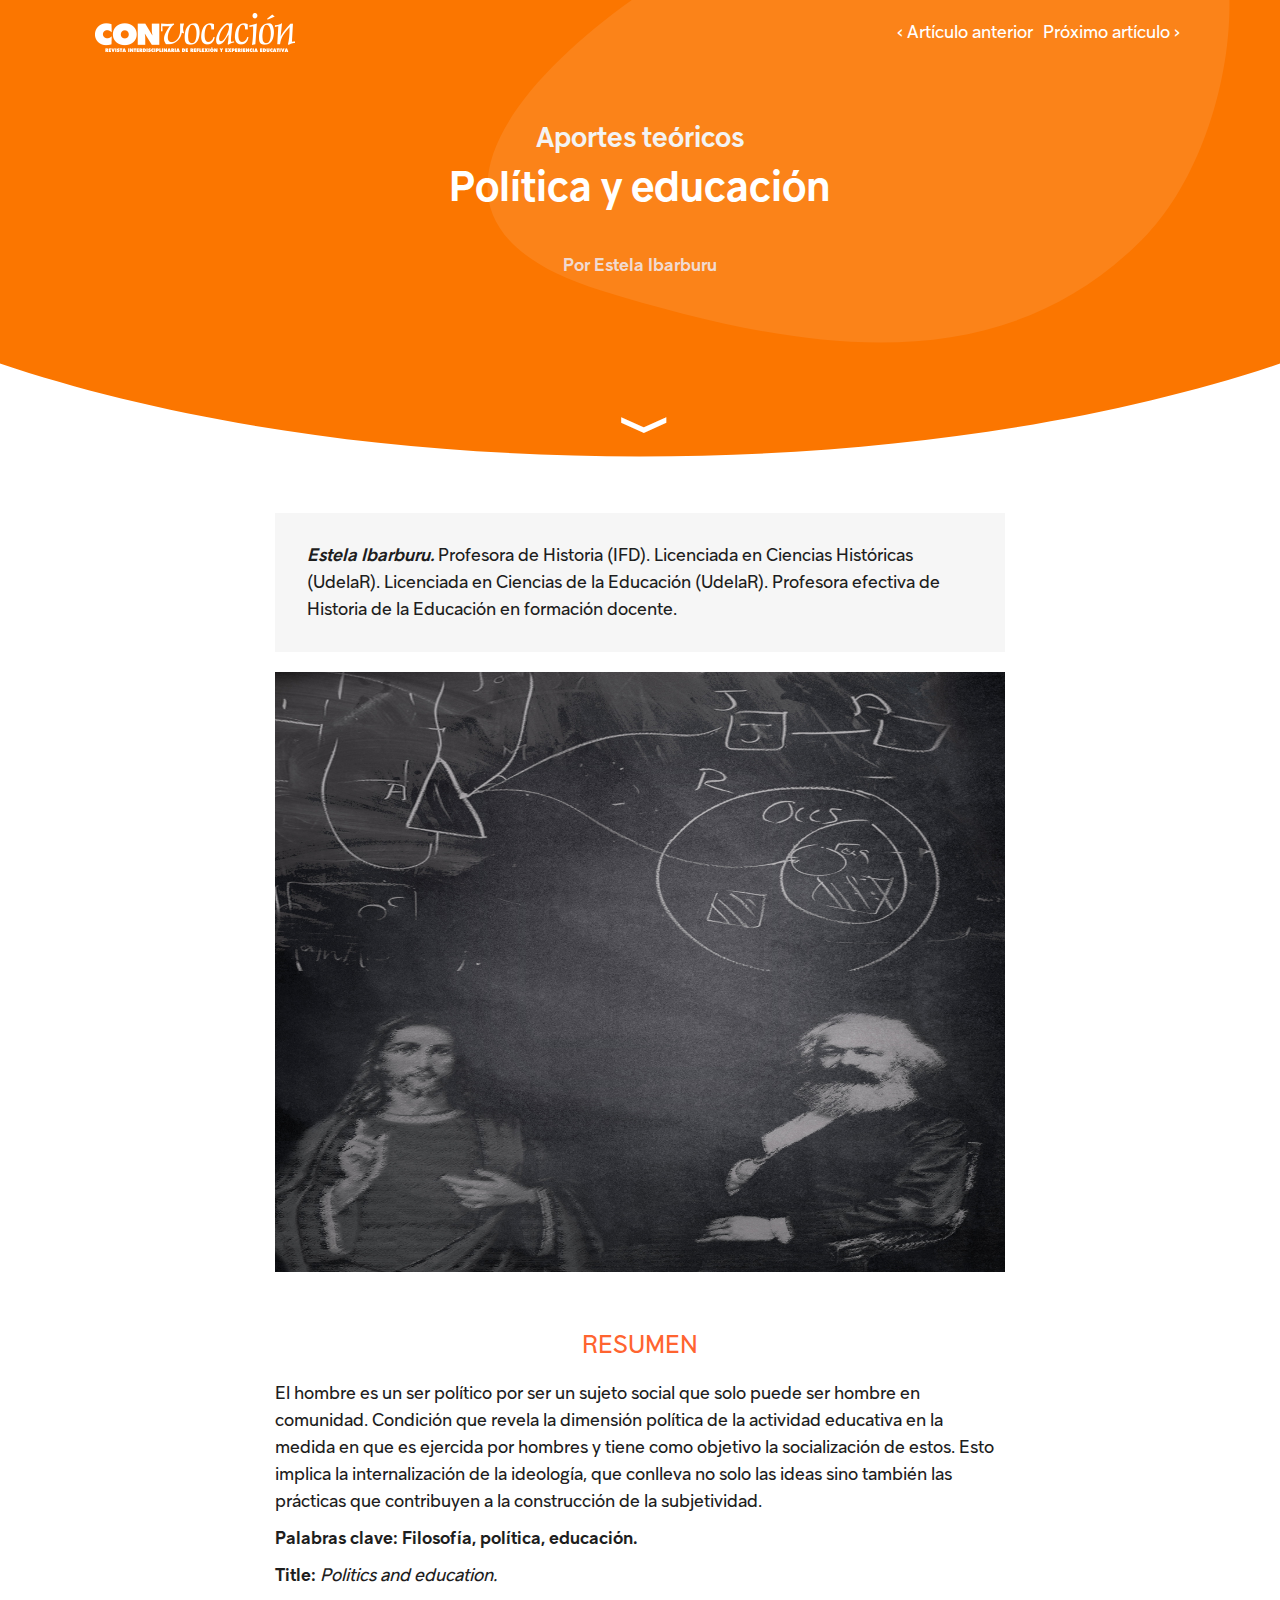
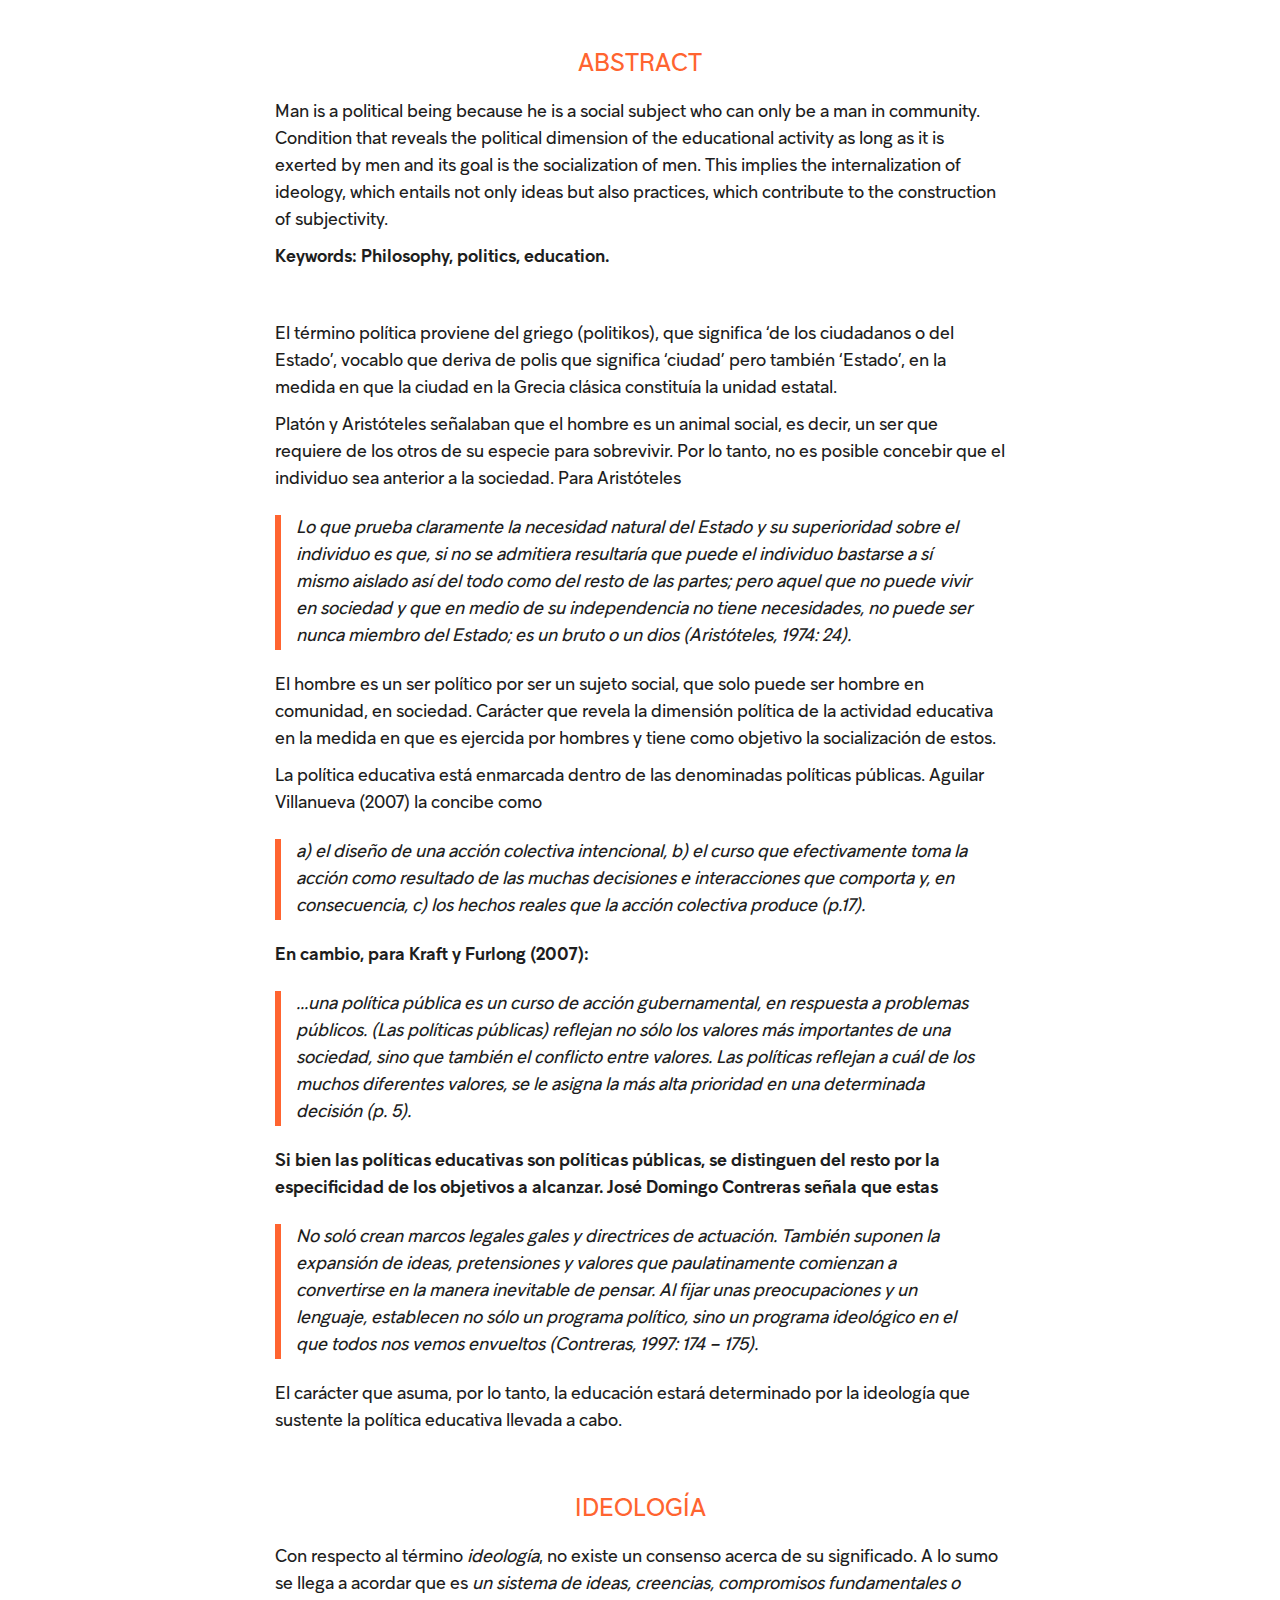
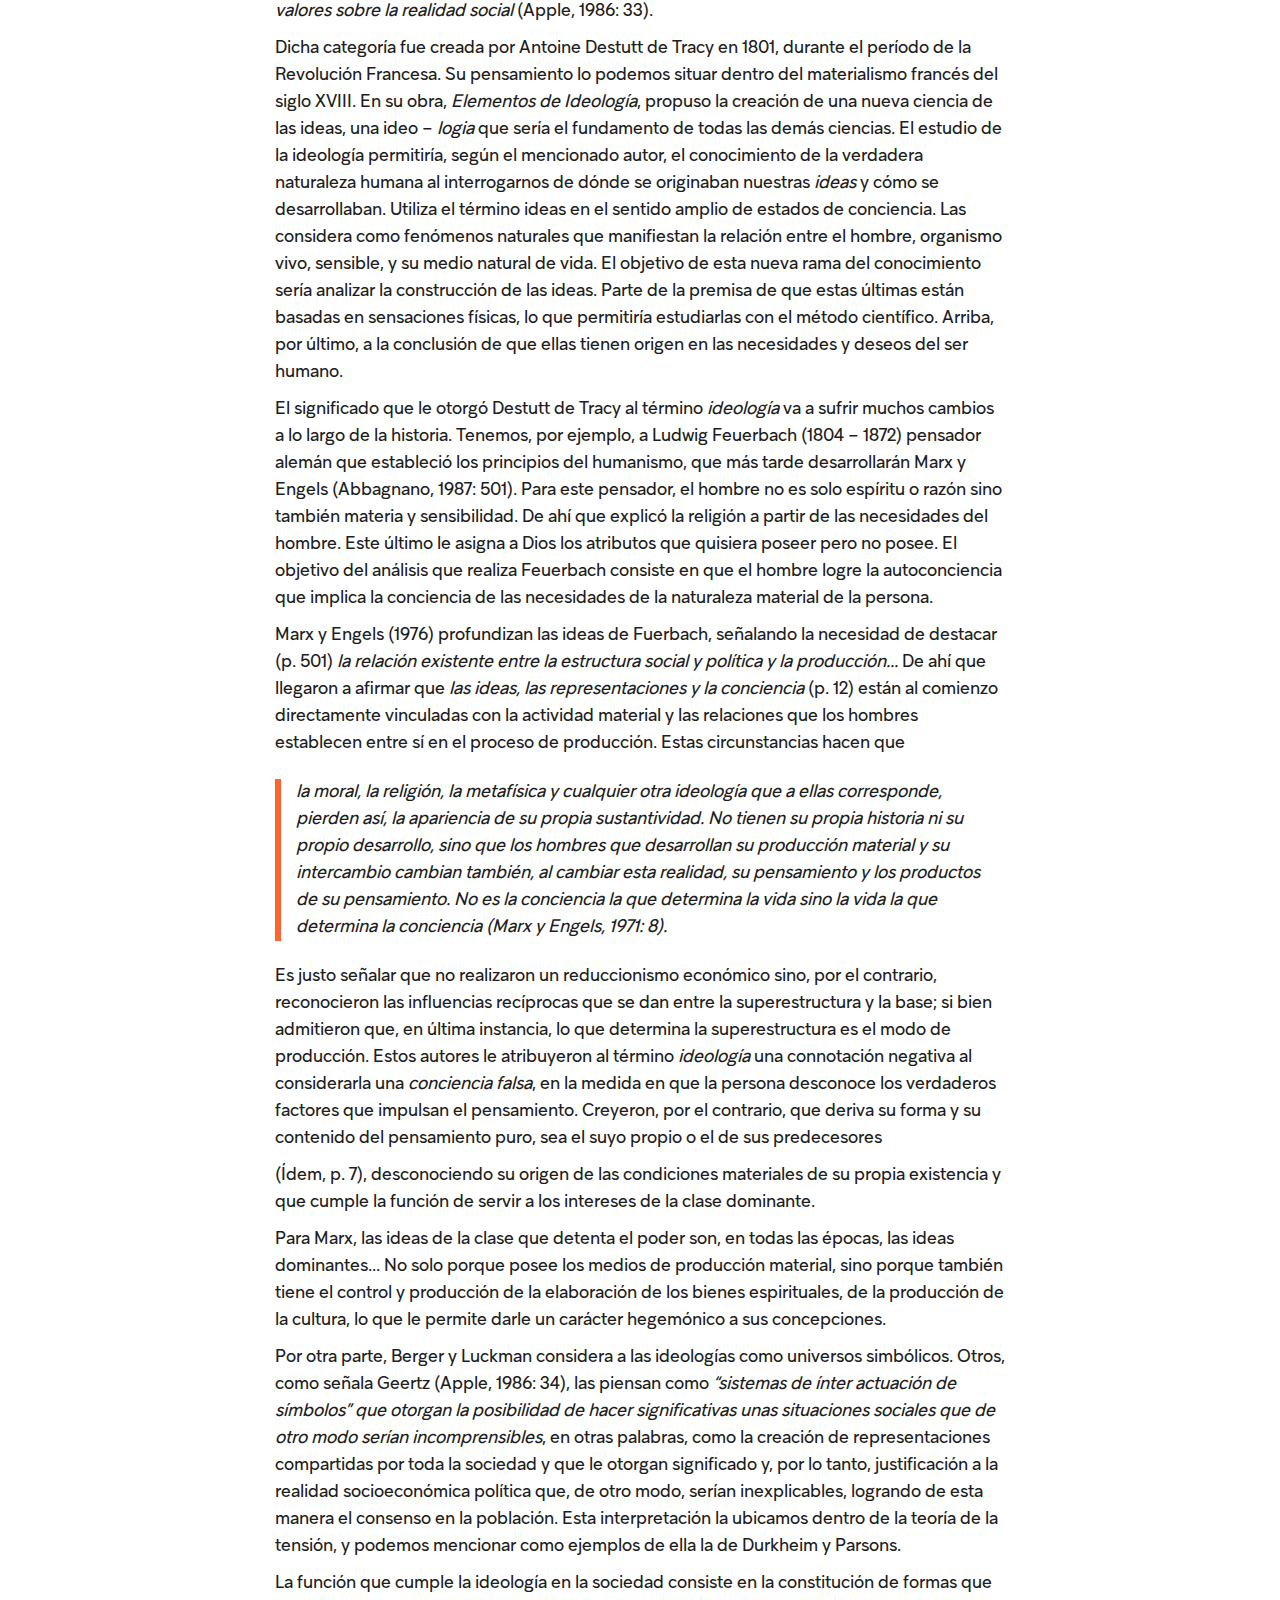
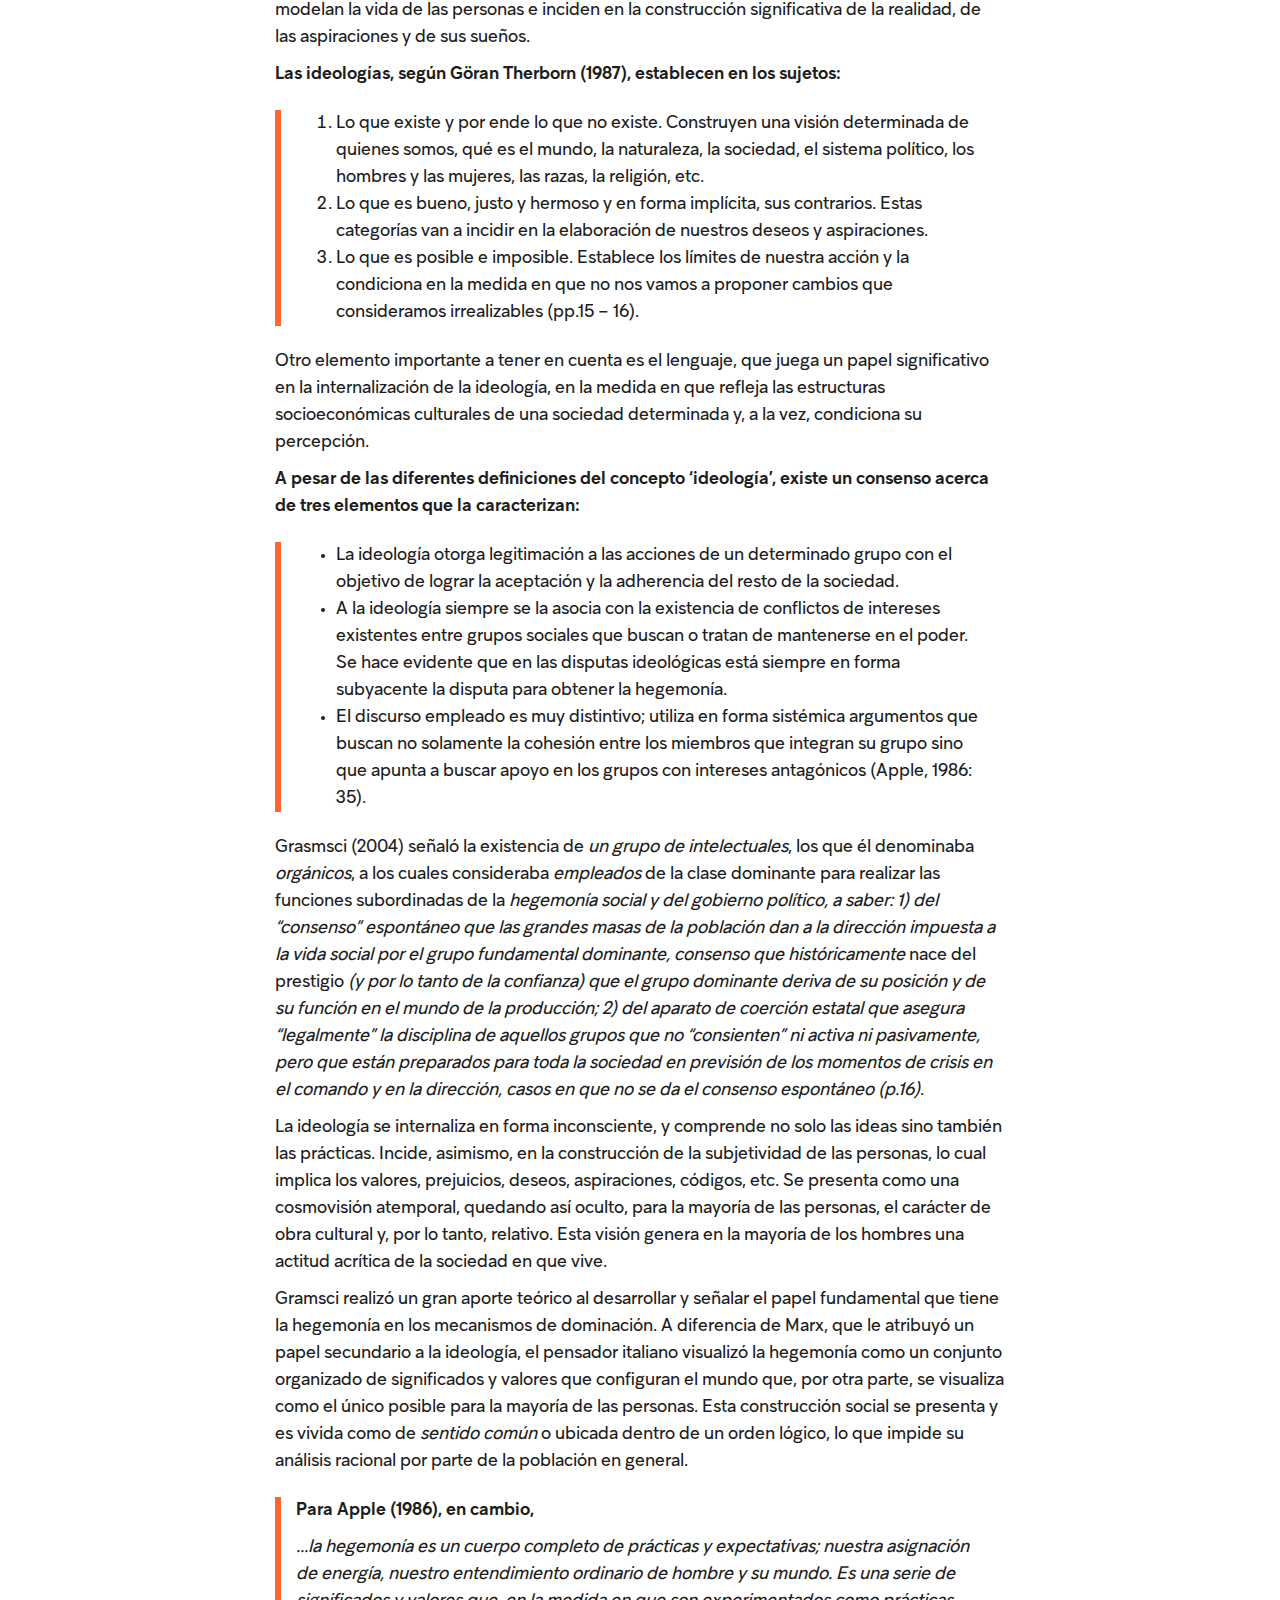
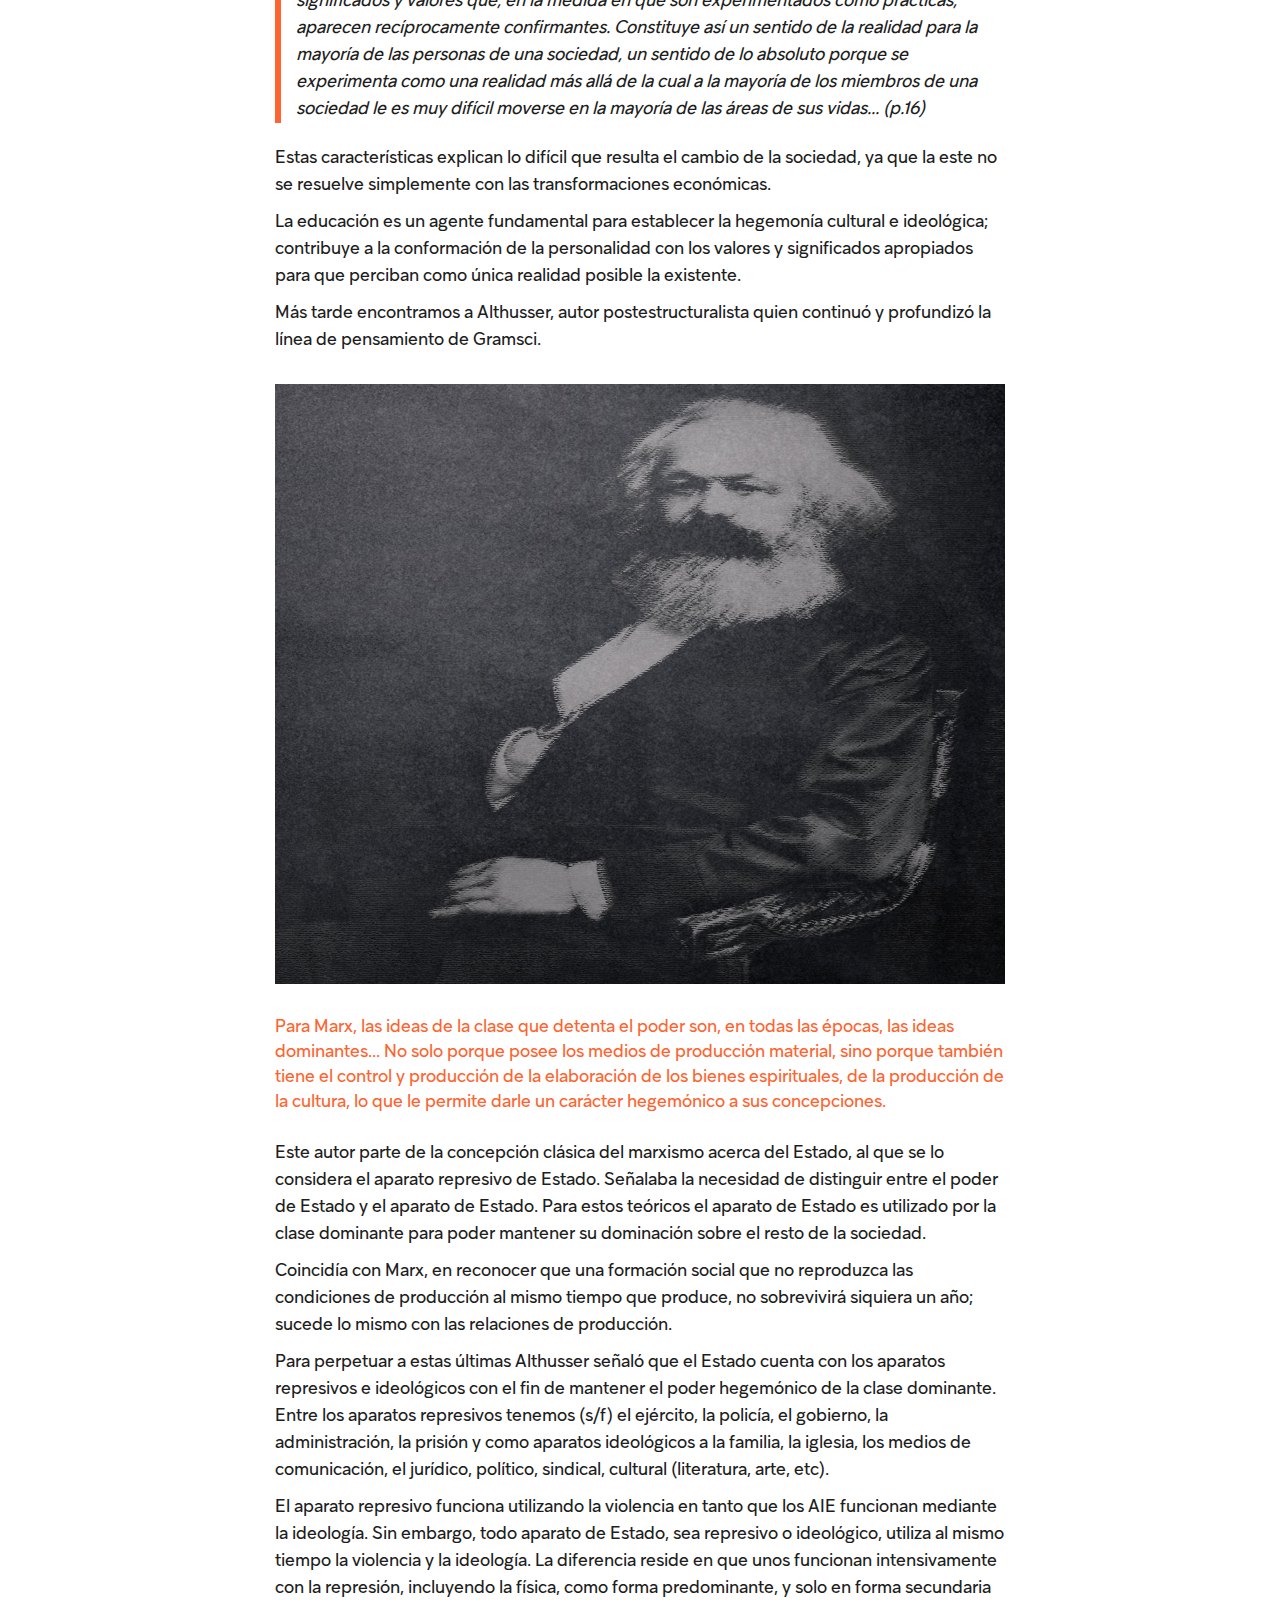
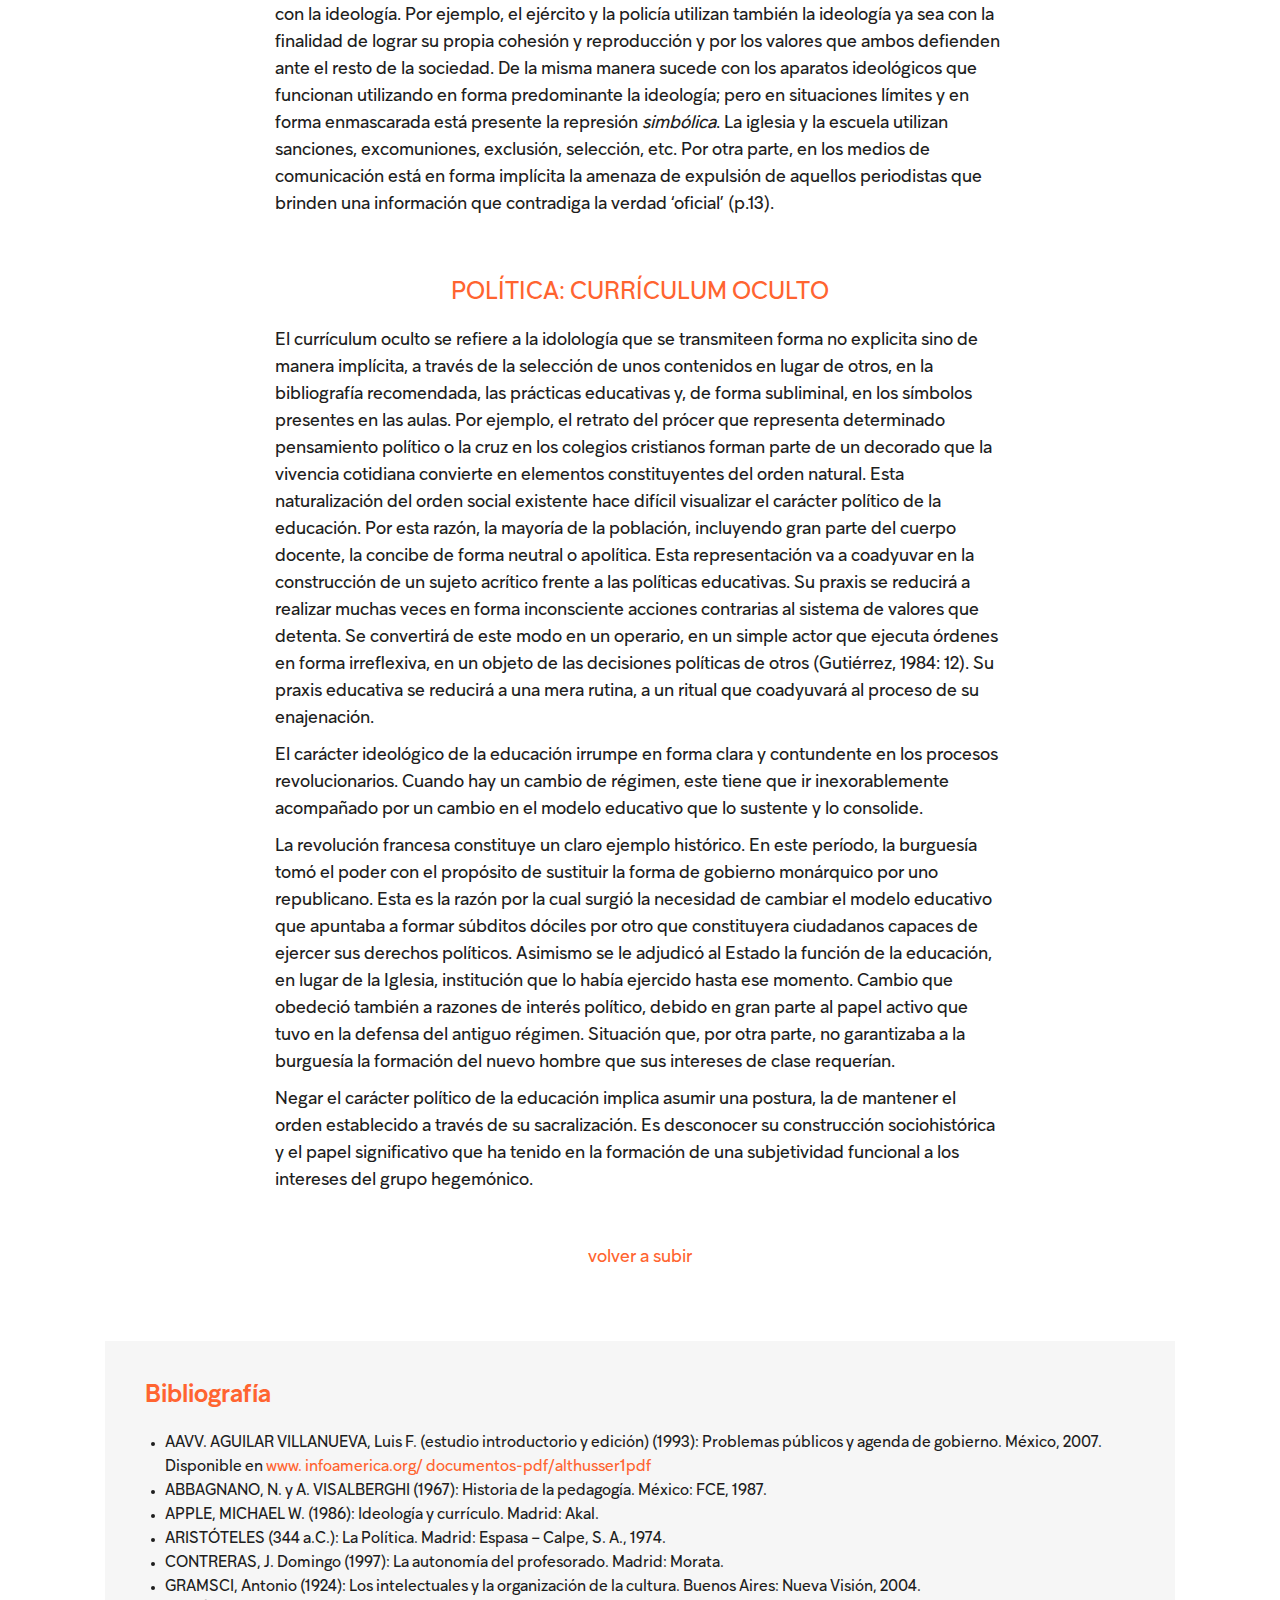
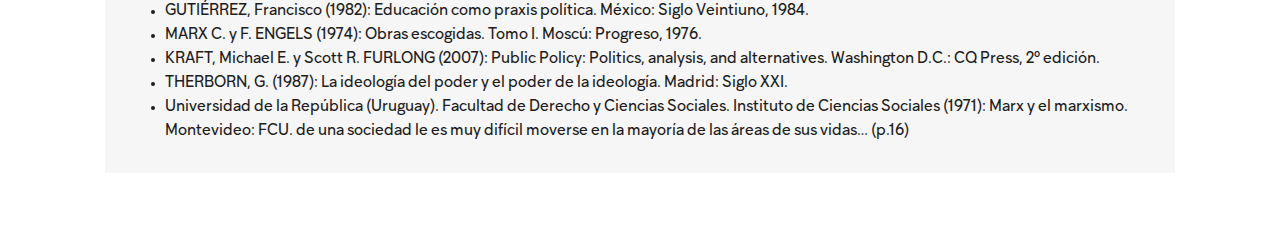
<file: aportes-teoricos-3.html>
<!doctype html>
<html class="no-js" lang="es">

<head>
  <meta charset="utf-8">
  <meta http-equiv="x-ua-compatible" content="ie=edge">
  <title>Convocación | Revista interdisciplinaria de reflexión y experiencia educativa</title>
  <meta name="description" content="">
  <meta name="viewport" content="width=device-width, initial-scale=1">
  <link rel="shortcut icon" type="image/png" href="assets/img/convocacion-fav.png">
  <link rel="stylesheet" href="lib/bootstrap.min.css">
  <link rel="stylesheet" href="assets/css/main.css">
  <link rel="stylesheet" href="assets/css/articles.css">
</head>
<body>


  <!-- START: Header -->
  <header class="landing-header">
    <div class="container">

      <!-- START: Navbar -->
      <nav class="navbar navbar-expand-sm navbar-light bg-faded" id="arrowUp">
        <button class="navbar-toggler" type="button" data-toggle="collapse" data-target="#nav-content" aria-controls="nav-content" aria-expanded="false" aria-label="Toggle navigation">
        <span class="navbar-toggler-icon"></span>
        </button>

        <!-- Brand -->
        <a class="navbar-brand" href="index.html">
          <img src="/assets/img/logo-convocacion-white.png" alt="">
        </a>

        <!-- Links -->
        <div class="collapse navbar-collapse justify-content-end" id="nav-content">
          <ul class="navbar-nav">
            <li class="nav-item">
              <a class="nav-link" href="aportes-teoricos-2.html">&#8249; Artículo anterior</a>
            </li>
            <li class="nav-item">
              <a class="nav-link" href="aportes-teoricos-4.html">Próximo artículo &#8250;</a>
            </li>
          </ul>
        </div>
      </nav>
      <!-- END: Navbar -->


      <section class="landing-title">

        <h2 class="text-center pt-3">Aportes teóricos</h2>
        <h3 class="text-center pt-2">Política y educación</h3>
        <h4 class="text-center">Por Estela Ibarburu</h4>

      </section>

      <div class="text-center">
        <a href="#section-cards">
          <p class="arrowDown">&#9002;</p>
        </a>
      </div>

    </div>
  </header>
  <!-- END: Header -->

  <main class="container">
    <article>
      <div class="author-text" id="section-cards">
        <p><em>Estela Ibarburu.</em> Profesora de Historia (IFD). Licenciada en Ciencias Históricas (UdelaR). Licenciada en Ciencias de la Educación (UdelaR). Profesora efectiva de Historia de la Educación en formación docente.</p>
      </div>
      <img src="assets/img/art5_pol_y_edu-min.jpg" class="img-fluid 1. mx-auto d-block mt-4 mb-4" alt="">
      <header>
        <h2>Resumen</h2>
      </header>
      <p>El hombre es un ser político por ser un sujeto social que solo puede ser hombre en comunidad. Condición que revela la dimensión política de la actividad educativa en la medida en que es ejercida por hombres y tiene como objetivo la socialización
        de estos. Esto implica la internalización de la ideología, que conlleva no solo las ideas sino también las prácticas que contribuyen a la construcción de la subjetividad.</p>
      <p><strong>Palabras clave: Filosofía, política, educación.</strong></p>
      <p><strong>Title: </strong><em>Politics and education.</em></p>

      <header>
        <h2>Abstract</h2>
      </header>
      <p>Man is a political being because he is a social subject who can only be a man in community. Condition that reveals the political dimension of the educational activity as long as it is exerted by men and its goal is the socialization of men. This
        implies the internalization of ideology, which entails not only ideas but also practices, which contribute to the construction of subjectivity.</p>
      <p><strong>Keywords: Philosophy, politics, education. </strong></p>
    </article>

    <article>
      <p>El término política proviene del griego (politikos), que significa ‘de los ciudadanos o del Estado’, vocablo que deriva de polis que significa ‘ciudad’ pero también ‘Estado’, en la medida en que la ciudad en la Grecia clásica constituía la unidad
        estatal.</p>
      <p>Platón y Aristóteles señalaban que el hombre es un animal social, es decir, un ser que requiere de los otros de su especie para sobrevivir. Por lo tanto, no es posible concebir que el individuo sea anterior a la sociedad. Para Aristóteles</p>
      <div class="marker-line">
        <blockquote class="blockquote">
          <p><em>Lo  que prueba  claramente la necesidad natural del Estado y su superioridad sobre el individuo es que, si no se admitiera resultaría que puede el individuo bastarse a sí mismo aislado así del todo como del resto de las partes; pero aquel que no puede vivir en sociedad y que en medio de su independencia no tiene necesidades, no puede ser nunca miembro del Estado; es un bruto o un dios (Aristóteles, 1974: 24).</em></p>
        </blockquote>
      </div>
      <p>El hombre es un ser político por ser un sujeto social, que solo puede ser hombre en comunidad, en sociedad. Carácter que revela la dimensión política de la actividad educativa en la medida en que es ejercida por hombres y tiene como objetivo la
        socialización de estos.</p>
      <p>La política educativa está enmarcada dentro de las denominadas políticas públicas. Aguilar Villanueva (2007) la concibe como</p>
      <div class="marker-line">
        <blockquote class="blockquote">
          <p><em>a) el diseño de una acción colectiva intencional, b) el curso que efectivamente toma la acción como resultado de las muchas decisiones e interacciones que comporta y, en consecuencia, c) los hechos reales que la acción colectiva produce (p.17).</em></p>
        </blockquote>
      </div>
      <p><strong>En cambio, para Kraft y Furlong (2007):</strong></p>
      <div class="marker-line">
        <blockquote class="blockquote">
          <p><em>…una política pública es un curso de acción gubernamental, en respuesta a problemas públicos. (Las políticas públicas) reflejan no sólo los valores más importantes de una sociedad, sino que también el conflicto entre valores. Las políticas reflejan a cuál de los muchos diferentes valores, se le asigna la más alta prioridad en una determinada decisión (p. 5).</em></p>
        </blockquote>
      </div>
          <p><strong>Si bien las políticas educativas son políticas públicas, se distinguen del resto por la especificidad de los objetivos a alcanzar. José Domingo Contreras señala que estas</strong></p>
      <div class="marker-line">
        <blockquote class="blockquote">
          <p><em>No soló crean marcos legales gales y directrices de actuación. También suponen la expansión de ideas, pretensiones y valores que paulatinamente comienzan a convertirse en la manera inevitable de pensar. Al fijar unas preocupaciones y un lenguaje, establecen no sólo un programa político, sino un programa ideológico en el que todos nos vemos envueltos (Contreras, 1997: 174 – 175).</em></p>
        </blockquote>
      </div>
      <p>El carácter que asuma, por lo tanto, la educación estará determinado por la ideología que sustente la política educativa llevada a cabo.</p>
    </article>

    <article>
      <header>
        <h2>Ideología</h2>
      </header>
      <p>Con respecto al término <em>ideología</em>, no existe un consenso acerca de su significado. A lo sumo se llega a acordar que es <em>un sistema de ideas, creencias, compromisos fundamentales o valores sobre la realidad social </em>(Apple, 1986: 33).</p>
      <p>Dicha categoría fue creada por Antoine Destutt de Tracy en 1801, durante el período de la Revolución Francesa. Su pensamiento lo podemos situar dentro del materialismo francés del siglo XVIII. En su obra, <em>Elementos de Ideología</em>, propuso
        la creación de una nueva ciencia de las ideas, una ideo – <em>logia</em> que sería el fundamento de todas las demás ciencias. El estudio de la ideología permitiría, según el mencionado autor, el conocimiento de la verdadera naturaleza humana al
        interrogarnos de dónde se originaban nuestras <em>ideas</em> y cómo se desarrollaban. Utiliza el término ideas en el sentido amplio de estados de conciencia. Las considera como fenómenos naturales que manifiestan la relación entre el hombre, organismo
        vivo, sensible, y su medio natural de vida. El objetivo de esta nueva rama del conocimiento sería analizar la construcción de las ideas. Parte de la premisa de que estas últimas están basadas en sensaciones físicas, lo que permitiría estudiarlas
        con el método científico. Arriba, por último, a la conclusión de que ellas tienen origen en las necesidades y deseos del ser humano.
      </p>
      <p>El significado que le otorgó Destutt de Tracy al término <em>ideología</em> va a sufrir muchos cambios a lo largo de la historia. Tenemos, por ejemplo, a Ludwig Feuerbach (1804 – 1872) pensador alemán que estableció los principios del humanismo,
        que más tarde desarrollarán Marx y Engels (Abbagnano, 1987: 501). Para este pensador, el hombre no es solo espíritu o razón sino también materia y sensibilidad. De ahí que explicó la religión a partir de las necesidades del hombre. Este último
        le asigna a Dios los atributos que quisiera poseer pero no posee. El objetivo del análisis que realiza Feuerbach consiste en que el hombre logre la autoconciencia que implica la conciencia de las necesidades de la naturaleza material de la persona.</p>
      <p>Marx y Engels (1976) profundizan las ideas de Fuerbach, señalando la necesidad de destacar (p. 501) <em>la relación existente entre la estructura social y política y la producción…</em> De ahí que llegaron a afirmar que <em>las ideas, las representaciones y la conciencia</em>        (p. 12) están al comienzo directamente vinculadas con la actividad material y las relaciones que los hombres establecen entre sí en el proceso de producción. Estas circunstancias hacen que</p>
      <div class="marker-line">
        <blockquote class="blockquote">
          <p><em>la moral, la religión, la metafísica y cualquier otra ideología que a ellas corresponde, pierden así, la apariencia de su propia sustantividad. No tienen su propia historia ni su propio desarrollo, sino que los hombres que desarrollan su producción material y su intercambio cambian también, al cambiar esta realidad, su pensamiento y los productos de su pensamiento. No es la conciencia la que determina la vida sino la vida la que determina la conciencia (Marx y Engels, 1971: 8).</em></p>
        </blockquote>
      </div>
      <p>Es justo señalar que no realizaron un reduccionismo económico sino, por el contrario, reconocieron las influencias recíprocas que se dan entre la superestructura y la base; si bien admitieron que, en última instancia, lo que determina la superestructura es el modo de producción. Estos autores le atribuyeron al término <em>ideología</em> una connotación negativa al considerarla una <em>conciencia falsa</em>, en la medida en que la persona desconoce los verdaderos factores que impulsan el pensamiento. Creyeron, por el contrario, que deriva su forma y su contenido del pensamiento puro, sea el suyo propio o el de sus predecesores</p> (Ídem, p. 7), desconociendo su origen de las condiciones materiales de su propia existencia y que cumple la función de servir a los intereses de la clase dominante.</p>
      <p>Para Marx, las ideas de la clase que detenta el poder son, en todas las épocas, las ideas dominantes... No solo porque posee los medios de producción material, sino porque también tiene el control y producción de la elaboración de los bienes espirituales, de la producción de la cultura, lo que le permite darle un carácter hegemónico a sus concepciones.</p>
      <p>Por otra parte, Berger y Luckman considera a las ideologías como universos simbólicos. Otros, como señala Geertz (Apple, 1986: 34), las piensan como <em>“sistemas de ínter actuación de símbolos” que otorgan la posibilidad de hacer significativas unas situaciones sociales que de otro modo serían incomprensibles</em>, en otras palabras, como la creación de representaciones compartidas por toda la sociedad y que le otorgan significado y, por lo tanto, justificación a la realidad socioeconómica política que, de otro modo, serían inexplicables, logrando de esta manera el consenso en la población. Esta interpretación la ubicamos dentro de la teoría de la tensión, y podemos mencionar como ejemplos de ella la de Durkheim y Parsons.</p>
      <p>La función que cumple la ideología en la sociedad consiste en la constitución de formas que modelan la vida de las personas e inciden en la construcción significativa de la realidad, de las aspiraciones y de sus sueños.</p>
      <p><strong>Las ideologías, según Göran Therborn (1987), establecen en los sujetos:</strong></p>
      <div class="marker-line">
        <blockquote class="blockquote">
          <ol>
            <li>Lo que existe y por ende lo que no existe. Construyen una visión determinada de quienes somos, qué es el mundo, la naturaleza, la sociedad, el sistema político, los hombres y las mujeres, las razas, la religión, etc.</li>
            <li>Lo que es bueno, justo y hermoso y en forma implícita, sus contrarios. Estas categorías van a incidir en la elaboración de nuestros deseos y aspiraciones.</li>
            <li>Lo que es posible e imposible. Establece los límites de nuestra acción y la condiciona en la medida en que no nos vamos a proponer cambios que consideramos irrealizables (pp.15 – 16).</li>
          </ol>
        </blockquote>
      </div>
      <p>Otro elemento importante a tener en cuenta es el lenguaje, que juega un papel significativo en la internalización de la ideología, en la medida en que refleja las estructuras socioeconómicas culturales de una sociedad determinada y, a la vez, condiciona
        su percepción.</p>
      <p><strong>A pesar de las diferentes definiciones del concepto ‘ideología’, existe un consenso acerca de tres elementos que la caracterizan:</strong></p>
      <div class="marker-line">
        <blockquote class="blockquote">
          <ul>
            <li>La ideología otorga legitimación a las acciones de un determinado grupo con el objetivo de lograr la aceptación y la adherencia del resto de la sociedad.</li>
            <li>A la ideología siempre se la asocia con la existencia de conflictos de intereses existentes entre grupos sociales que buscan o tratan de mantenerse en el poder. Se hace evidente que en las disputas ideológicas está siempre en forma subyacente
              la disputa para obtener la hegemonía.</li>
            <li>El discurso empleado es muy distintivo; utiliza en forma sistémica argumentos que buscan no solamente la cohesión entre los miembros que integran su grupo sino que apunta a buscar apoyo en los grupos con intereses antagónicos (Apple, 1986:
              35).</li>
          </ul>
        </blockquote>
      </div>
      <p>Grasmsci (2004) señaló la existencia de <em>un grupo de intelectuales</em>, los que él denominaba <em>orgánicos</em>, a los cuales consideraba <em>empleados</em> de la clase dominante para realizar las funciones subordinadas de la <em>hegemonía social y del gobierno político, a saber: 1) del “consenso” espontáneo que las grandes masas de la población dan a la dirección impuesta a la vida social por el grupo fundamental dominante, consenso que históricamente</em>        nace del prestigio <em>(y por lo tanto de la confianza) que el grupo dominante deriva de su posición y de su función en el mundo de la producción; 2) del aparato de coerción estatal que asegura “legalmente” la disciplina de aquellos grupos que no “consienten” ni activa ni pasivamente, pero que están preparados para toda la sociedad en previsión de los momentos de crisis en el comando y en la dirección, casos en que no se da el consenso espontáneo (p.16)</em>.</p>
      <p>La ideología se internaliza en forma inconsciente, y comprende no solo las ideas sino también las prácticas. Incide, asimismo, en la construcción de la subjetividad de las personas, lo cual implica los valores, prejuicios, deseos, aspiraciones,
        códigos, etc. Se presenta como una cosmovisión atemporal, quedando así oculto, para la mayoría de las personas, el carácter de obra cultural y, por lo tanto, relativo. Esta visión genera en la mayoría de los hombres una actitud acrítica de la
        sociedad en que vive.</p>
      <p>Gramsci realizó un gran aporte teórico al desarrollar y señalar el papel fundamental que tiene la hegemonía en los mecanismos de dominación. A diferencia de Marx, que le atribuyó un papel secundario a la ideología, el pensador italiano visualizó
        la hegemonía como un conjunto organizado de significados y valores que configuran el mundo que, por otra parte, se visualiza como el único posible para la mayoría de las personas. Esta construcción social se presenta y es vivida como de <em>sentido común </em>o
        ubicada dentro de un orden lógico, lo que impide su análisis racional por parte de la población en general.</p>
      <div class="marker-line">
        <blockquote class="blockquote">
          <p><strong>Para Apple (1986), en cambio,</strong></p>
          <p><em>…la hegemonía es un cuerpo completo de prácticas y expectativas; nuestra asignación de energía, nuestro entendimiento ordinario de hombre y su mundo. Es una serie de significados y valores que, en la medida en que son experimentados como prácticas, aparecen recíprocamente confirmantes. Constituye  así un sentido de la realidad para la mayoría de las personas de una sociedad, un sentido de lo absoluto  porque se experimenta como una realidad más allá de la cual a la mayoría de los miembros de una sociedad le es muy difícil moverse en la mayoría de las áreas de sus vidas… (p.16)</em></p>
        </blockquote>
      </div>
      <p>Estas características explican lo difícil que resulta el cambio de la sociedad, ya que la este no se resuelve simplemente con las transformaciones económicas.</p>
      <p>La educación es un agente fundamental para establecer la hegemonía cultural e ideológica; contribuye a la conformación de la personalidad con los valores y significados apropiados para que perciban como única realidad posible la existente.</p>
      <p>Más tarde encontramos a Althusser, autor postestructuralista quien continuó y profundizó la línea de pensamiento de Gramsci.</p>
      <figure class="figure">
        <img src="assets/img/art5_pol_y_edu-min2.jpg" class="figure-img img-fluid" alt="Evaluacion2">
        <figcaption class="figure-caption">Para Marx, las ideas de la clase que detenta el poder son, en todas las épocas, las ideas dominantes... No solo porque posee los medios de producción material, sino porque también tiene el control y producción de la elaboración de los bienes espirituales,
          de la producción de la cultura, lo que le permite darle un carácter hegemónico a sus concepciones.</figcaption>
      </figure>
      <p>Este autor parte de la concepción clásica del marxismo acerca del Estado, al que se lo considera el aparato represivo de Estado. Señalaba la necesidad de distinguir entre el poder de Estado y el aparato de Estado. Para estos teóricos el aparato
        de Estado es utilizado por la clase dominante para poder mantener su dominación sobre el resto de la sociedad.</p>
      <p>Coincidía con Marx, en reconocer que una formación social que no reproduzca las condiciones de producción al mismo tiempo que produce, no sobrevivirá siquiera un año; sucede lo mismo con las relaciones de producción.</p>
      <p>Para perpetuar a estas últimas Althusser señaló que el Estado cuenta con los aparatos represivos e ideológicos con el fin de mantener el poder hegemónico de la clase dominante. Entre los aparatos represivos tenemos (s/f) el ejército, la policía,
        el gobierno, la administración, la prisión y como aparatos ideológicos a la familia, la iglesia, los medios de comunicación, el jurídico, político, sindical, cultural (literatura, arte, etc).</p>
      <p>El aparato represivo funciona utilizando la violencia en tanto que los AIE funcionan mediante la ideología. Sin embargo, todo aparato de Estado, sea represivo o ideológico, utiliza al mismo tiempo la violencia y la ideología. La diferencia reside
        en que unos funcionan intensivamente con la represión, incluyendo la física, como forma predominante, y solo en forma secundaria con la ideología. Por ejemplo, el ejército y la policía utilizan también la ideología ya sea con la finalidad de lograr
        su propia cohesión y reproducción y por los valores que ambos defienden ante el resto de la sociedad. De la misma manera sucede con los aparatos ideológicos que funcionan utilizando en forma predominante la ideología; pero en situaciones límites
        y en forma enmascarada está presente la represión <em>simbólica</em>. La iglesia y la escuela utilizan sanciones, excomuniones, exclusión, selección, etc. Por otra parte, en los medios de comunicación está en forma implícita la amenaza de expulsión
        de aquellos periodistas que brinden una información que contradiga la verdad ‘oficial’ (p.13).
      </p>
    </article>

    <article>
      <header>
        <h2>Política: Currículum oculto</h2>
      </header>
      <p>El currículum oculto se refiere a la idolología que se transmiteen forma no explicita sino de manera implícita, a través de la selección de unos contenidos en lugar de otros, en la bibliografía recomendada, las prácticas educativas y, de forma subliminal,
        en los símbolos presentes en las aulas. Por ejemplo, el retrato del prócer que representa determinado pensamiento político o la cruz en los colegios cristianos forman parte de un decorado que la vivencia cotidiana convierte en elementos constituyentes
        del orden natural. Esta naturalización del orden social existente hace difícil visualizar el carácter político de la educación. Por esta razón, la mayoría de la población, incluyendo gran parte del cuerpo docente, la concibe de forma neutral o
        apolítica. Esta representación va a coadyuvar en la construcción de un sujeto acrítico frente a las políticas educativas. Su praxis se reducirá a realizar muchas veces en forma inconsciente acciones contrarias al sistema de valores que detenta.
        Se convertirá de este modo en un operario, en un simple actor que ejecuta órdenes en forma irreflexiva, en un objeto de las decisiones políticas de otros (Gutiérrez, 1984: 12). Su praxis educativa se reducirá a una mera rutina, a un ritual que
        coadyuvará al proceso de su enajenación.
      </p>
      <p>El carácter ideológico de la educación irrumpe en forma clara y contundente en los procesos revolucionarios. Cuando hay un cambio de régimen, este tiene que ir inexorablemente acompañado por un cambio en el modelo educativo que lo sustente y lo
        consolide.</p>
      <p>La revolución francesa constituye un claro ejemplo histórico. En este período, la burguesía tomó el poder con el propósito de sustituir la forma de gobierno monárquico por uno republicano. Esta es la razón por la cual surgió la necesidad de cambiar
        el modelo educativo que apuntaba a formar súbditos dóciles por otro que constituyera ciudadanos capaces de ejercer sus derechos políticos. Asimismo se le adjudicó al Estado la función de la educación, en lugar de la Iglesia, institución que lo
        había ejercido hasta ese momento. Cambio que obedeció también a razones de interés político, debido en gran parte al papel activo que tuvo en la defensa del antiguo régimen. Situación que, por otra parte, no garantizaba a la burguesía la formación
        del nuevo hombre que sus intereses de clase requerían.</p>
      <p>Negar el carácter político de la educación implica asumir una postura, la de mantener el orden establecido a través de su sacralización. Es desconocer su construcción sociohistórica y el papel significativo que ha tenido en la formación de una subjetividad
        funcional a los intereses del grupo hegemónico.</p>
    </article>

    <div class="arrowUp text-center">
      <a href="#arrowUp" class="footer-link">volver a subir</a>
    </div>
  </main>
  <footer class="container">
    <div class="bibliography">
      <header>
        <h2>Bibliografía</h2>
      </header>
      <ul>
        <li>AAVV. AGUILAR VILLANUEVA, Luis F. (estudio introductorio y edición) (1993): Problemas públicos y agenda de gobierno. México, 2007. Disponible en <a href="www. infoamerica.org/ documentos-pdf/althusser1pdf">www. infoamerica.org/ documentos-pdf/althusser1pdf</a></li>
        <li>ABBAGNANO, N. y A. VISALBERGHI (1967): Historia de la pedagogía. México: FCE, 1987.</li>
        <li>APPLE, MICHAEL W. (1986): Ideología y currículo. Madrid: Akal.</li>
        <li>ARISTÓTELES (344 a.C.): La Política. Madrid: Espasa – Calpe, S. A., 1974.</li>
        <li>CONTRERAS, J. Domingo (1997): La autonomía del profesorado. Madrid: Morata.</li>
        <li>GRAMSCI, Antonio (1924): Los intelectuales y la organización de la cultura. Buenos Aires: Nueva Visión, 2004.</li>
        <li>GUTIÉRREZ, Francisco (1982): Educación como praxis política. México: Siglo Veintiuno, 1984.</li>
        <li>MARX C. y F. ENGELS (1974): Obras escogidas. Tomo I. Moscú: Progreso, 1976.</li>
        <li>KRAFT, Michael E. y Scott R. FURLONG (2007): Public Policy: Politics, analysis, and alternatives. Washington D.C.: CQ Press, 2º edición.</li>
        <li>THERBORN, G. (1987): La ideología del poder y el poder de la ideología. Madrid: Siglo XXI.</li>
        <li>Universidad de la República (Uruguay). Facultad de Derecho y Ciencias Sociales. Instituto de Ciencias Sociales (1971): Marx y el marxismo. Montevideo: FCU. de una sociedad le es muy difícil moverse en la mayoría de las áreas de sus vidas… (p.16)</li>
      </ul>
    </div>
  </footer>

  <script src="lib/jquery-3.3.1.min.js"></script>
  <script src="lib/bootstrap.min.js"></script>
  <script src="assets/js/scripts.js"></script>
</body>

</html>
</file>
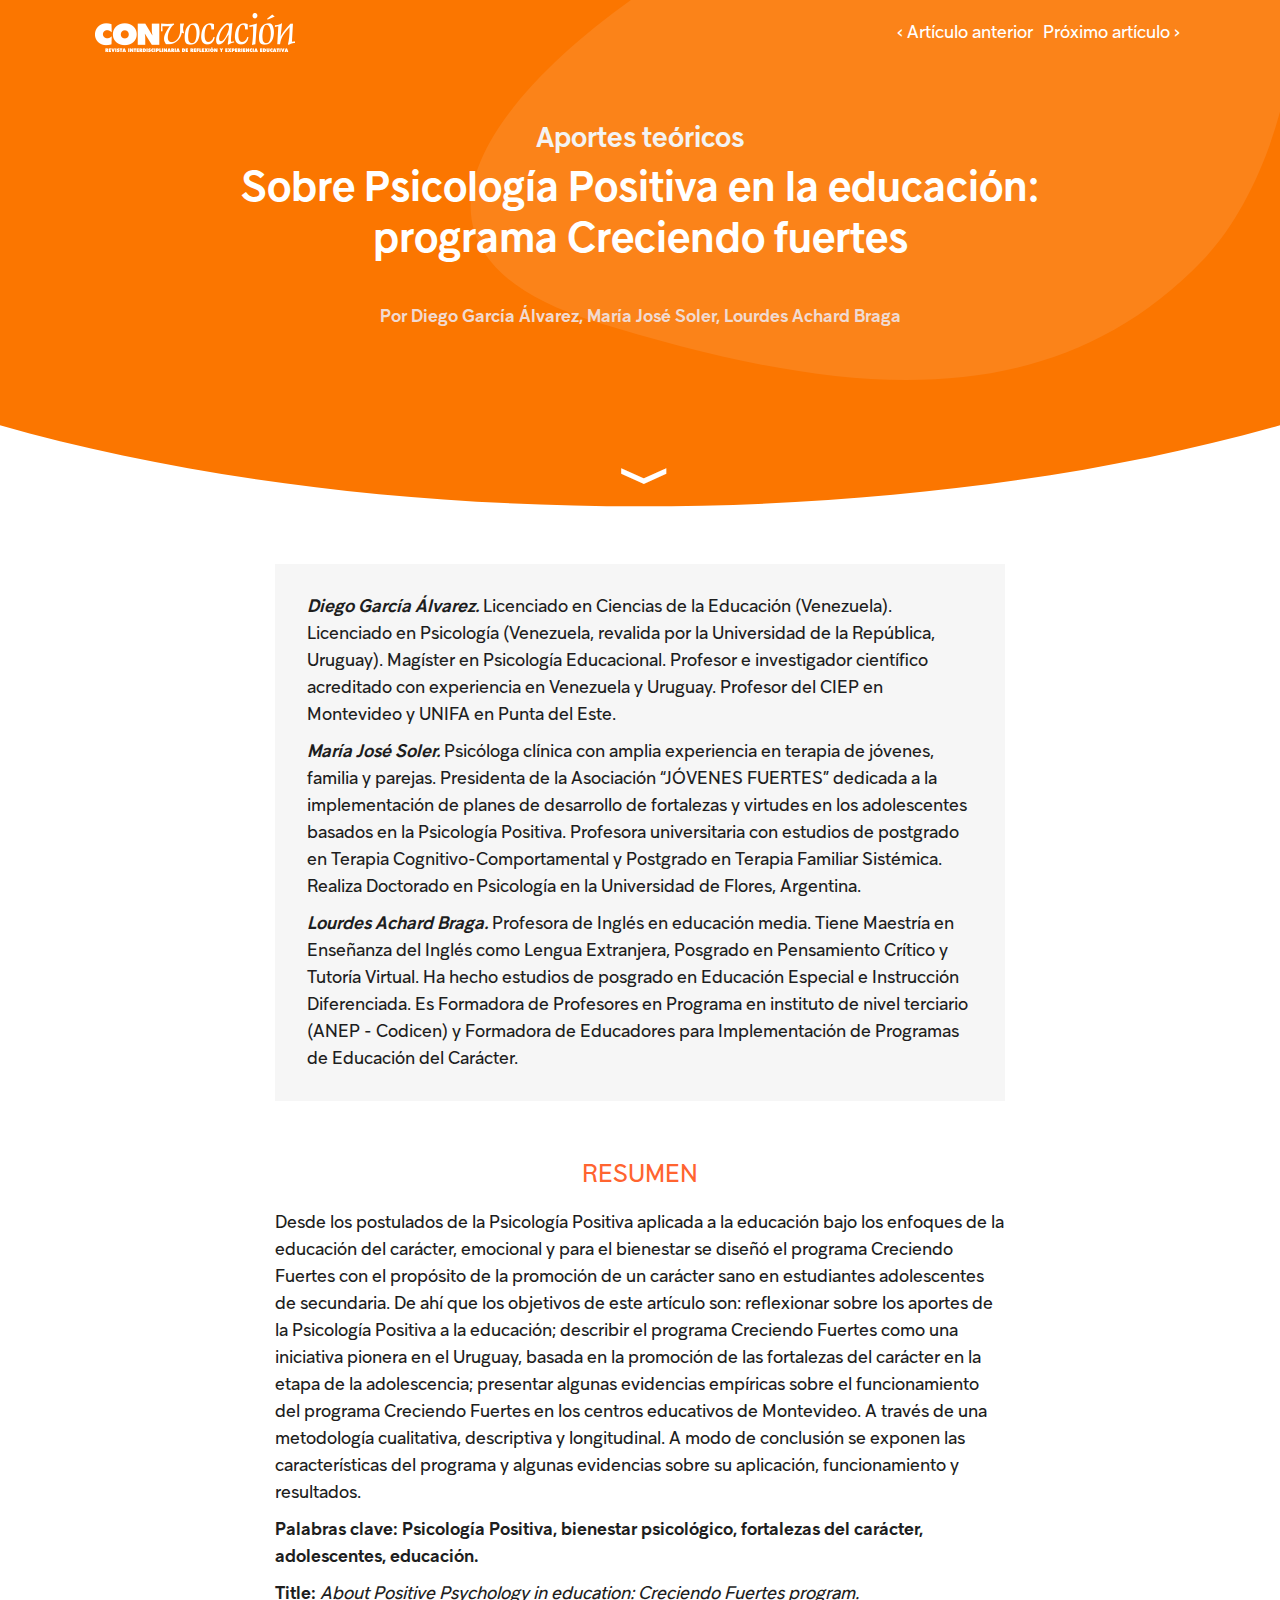
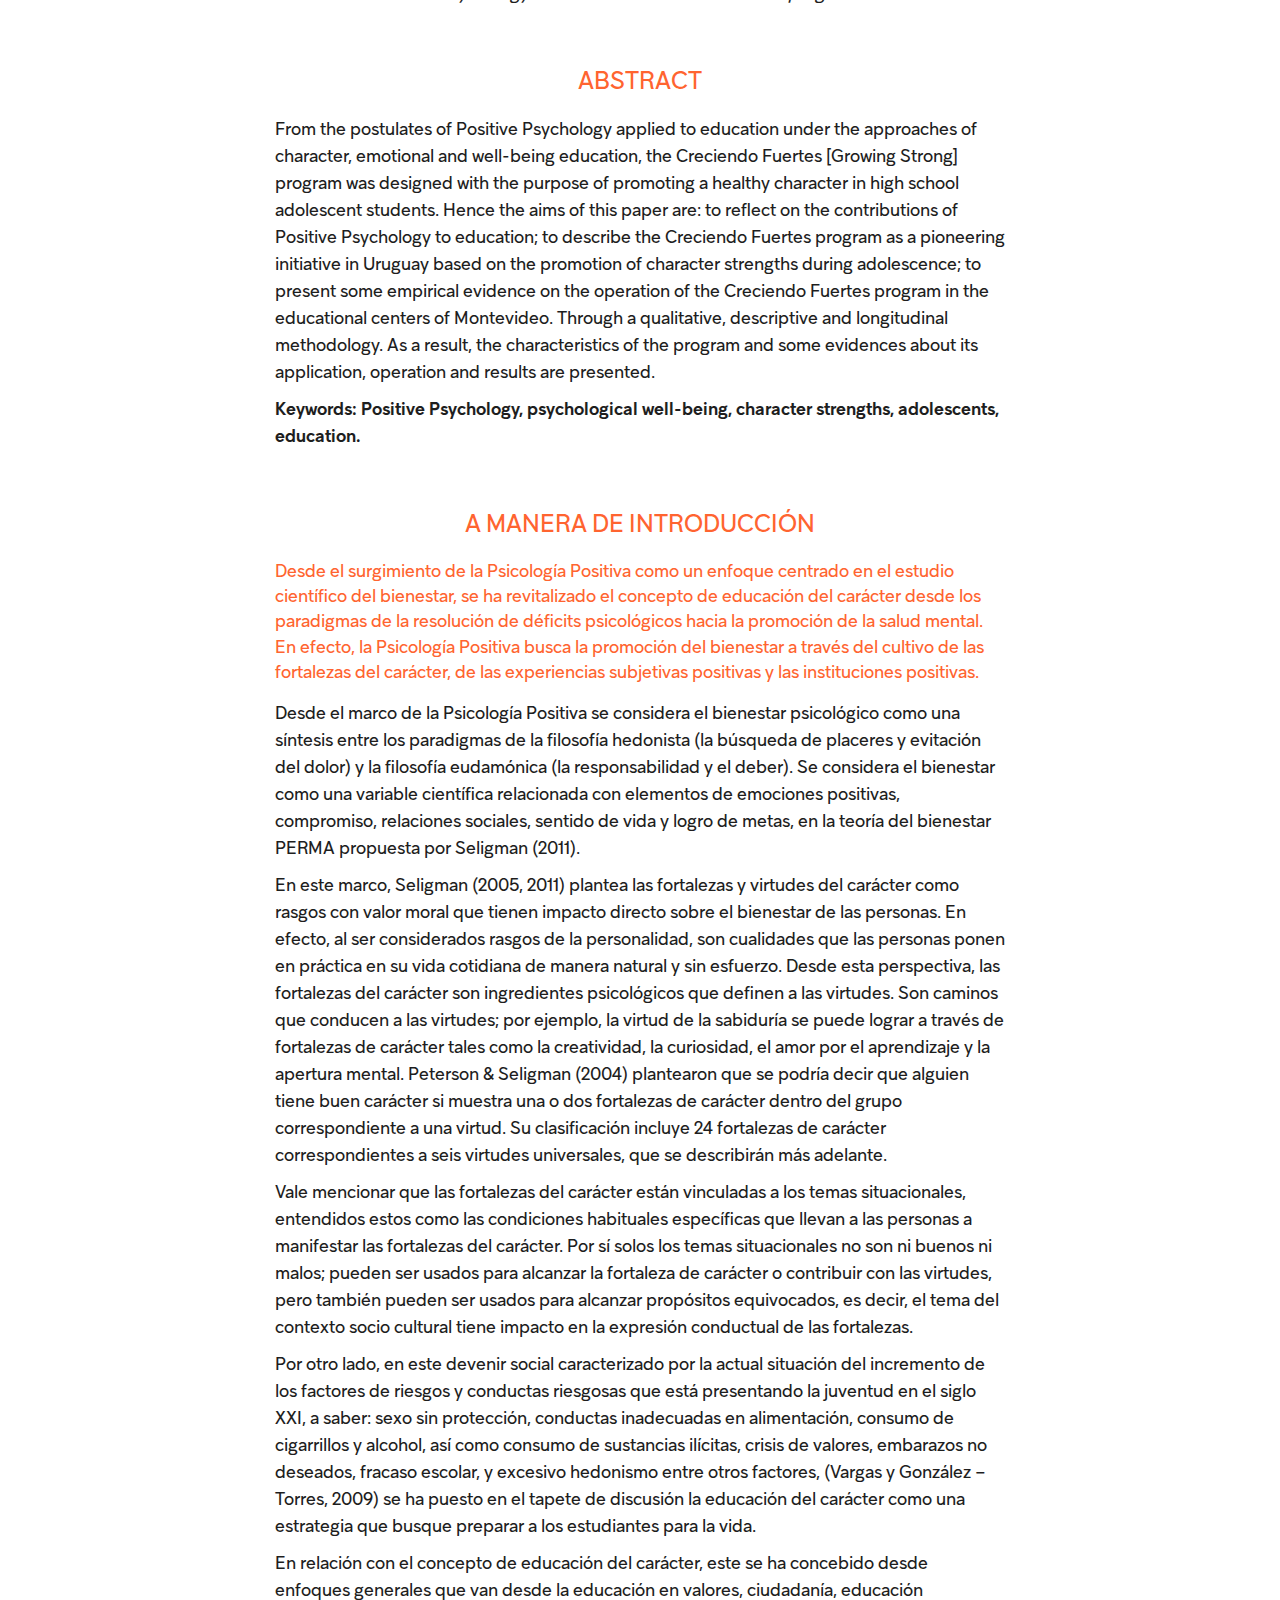
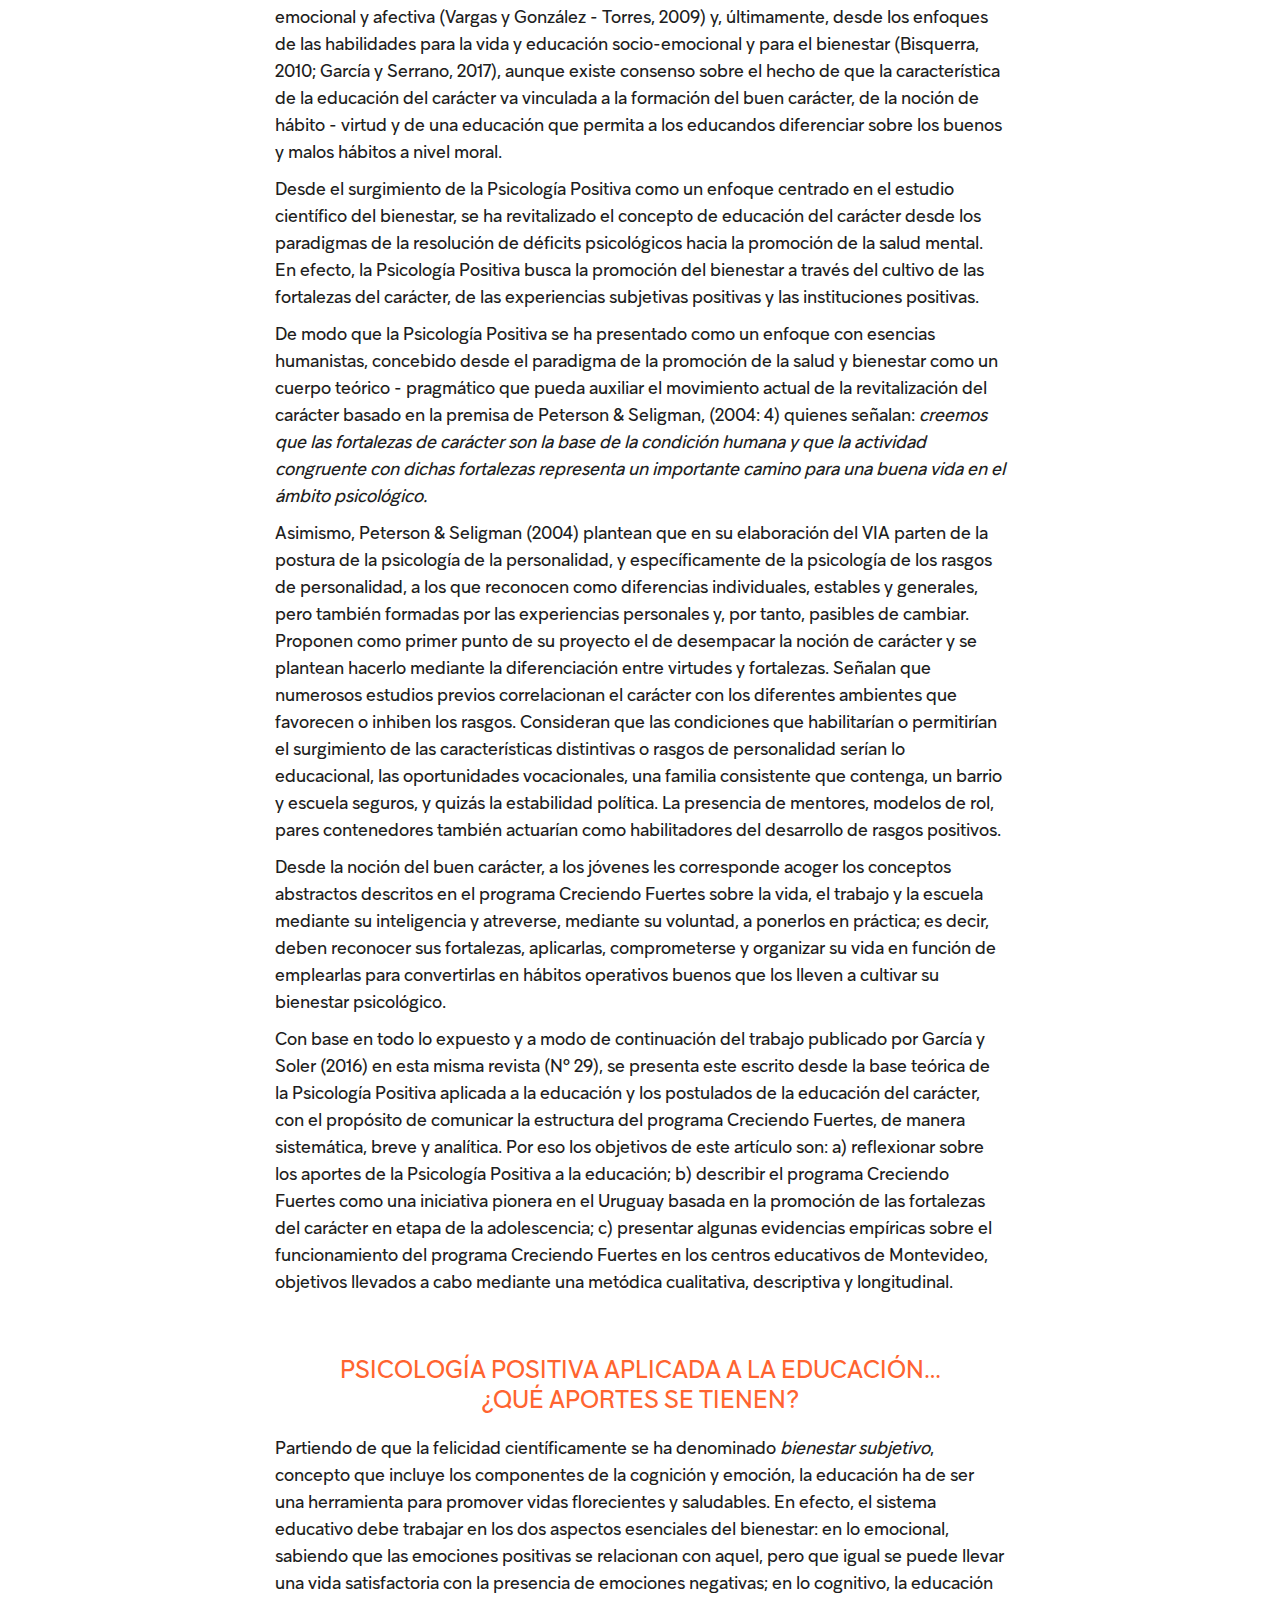
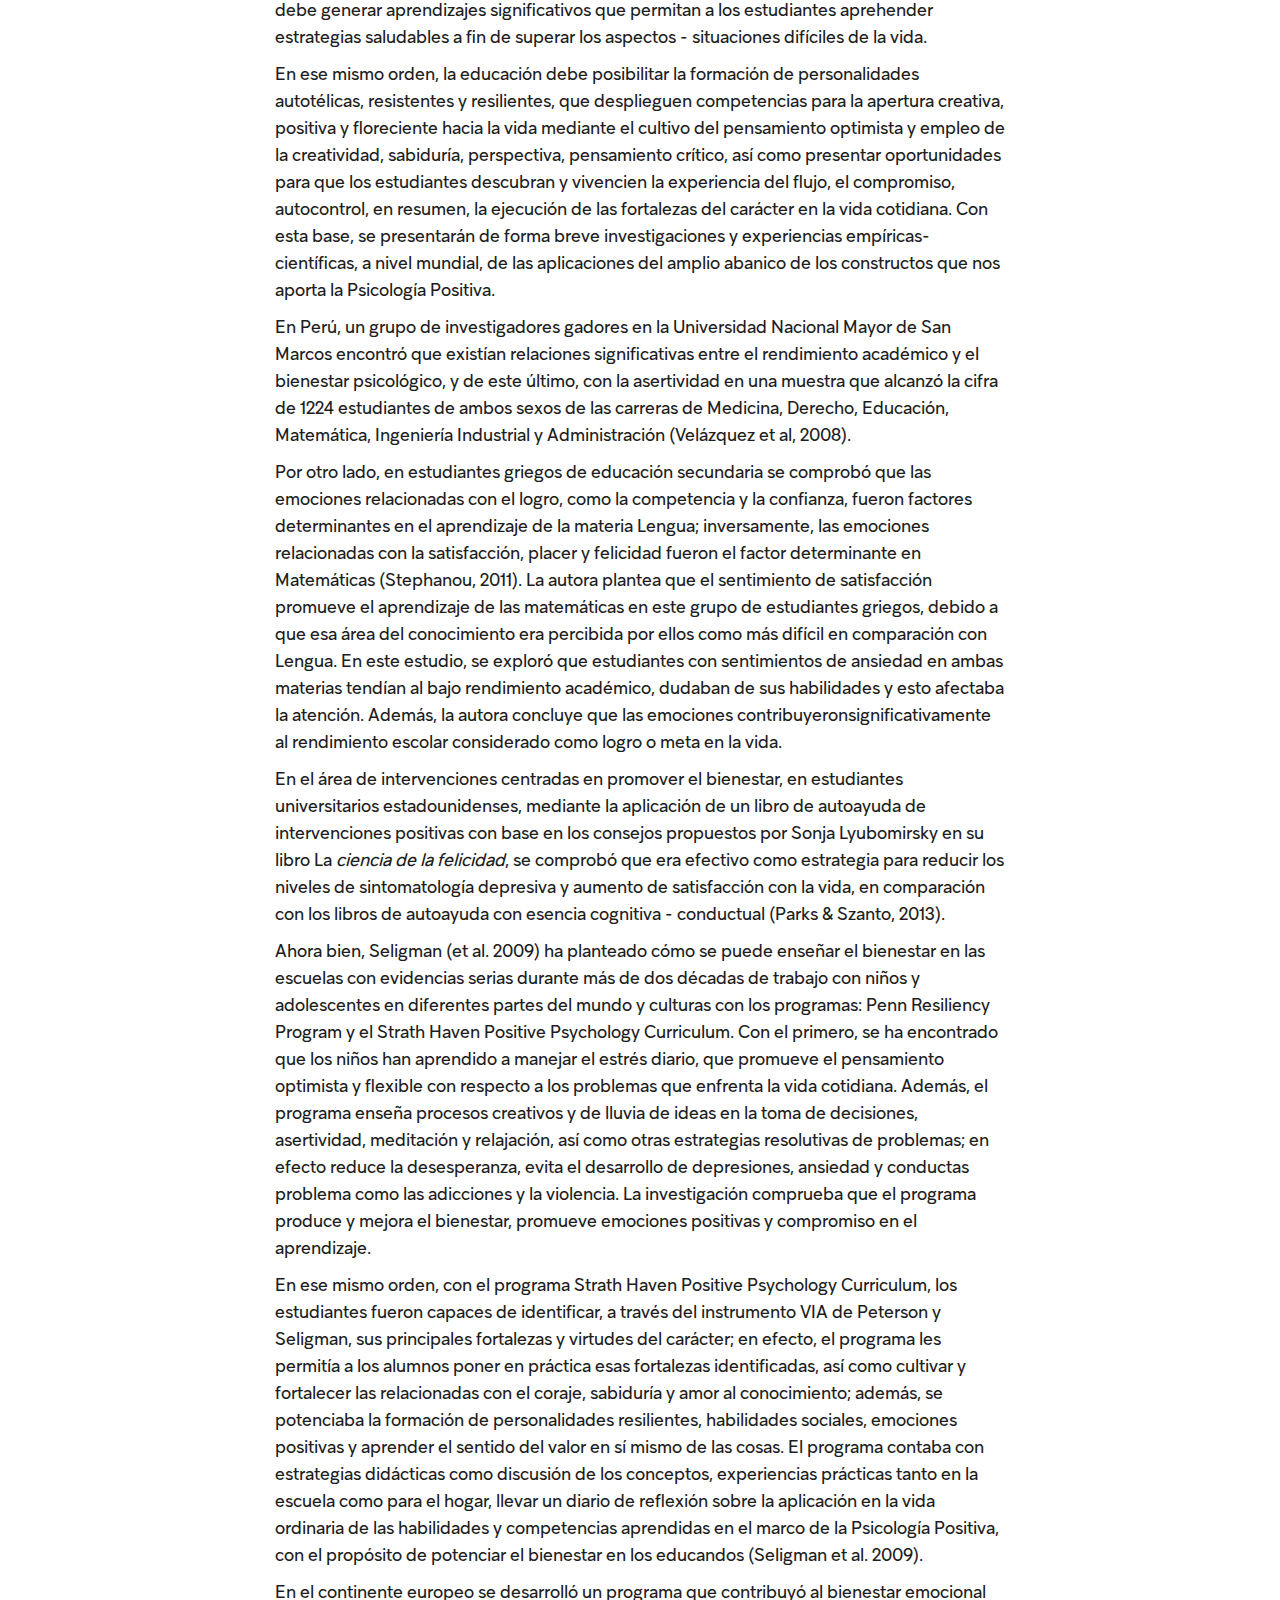
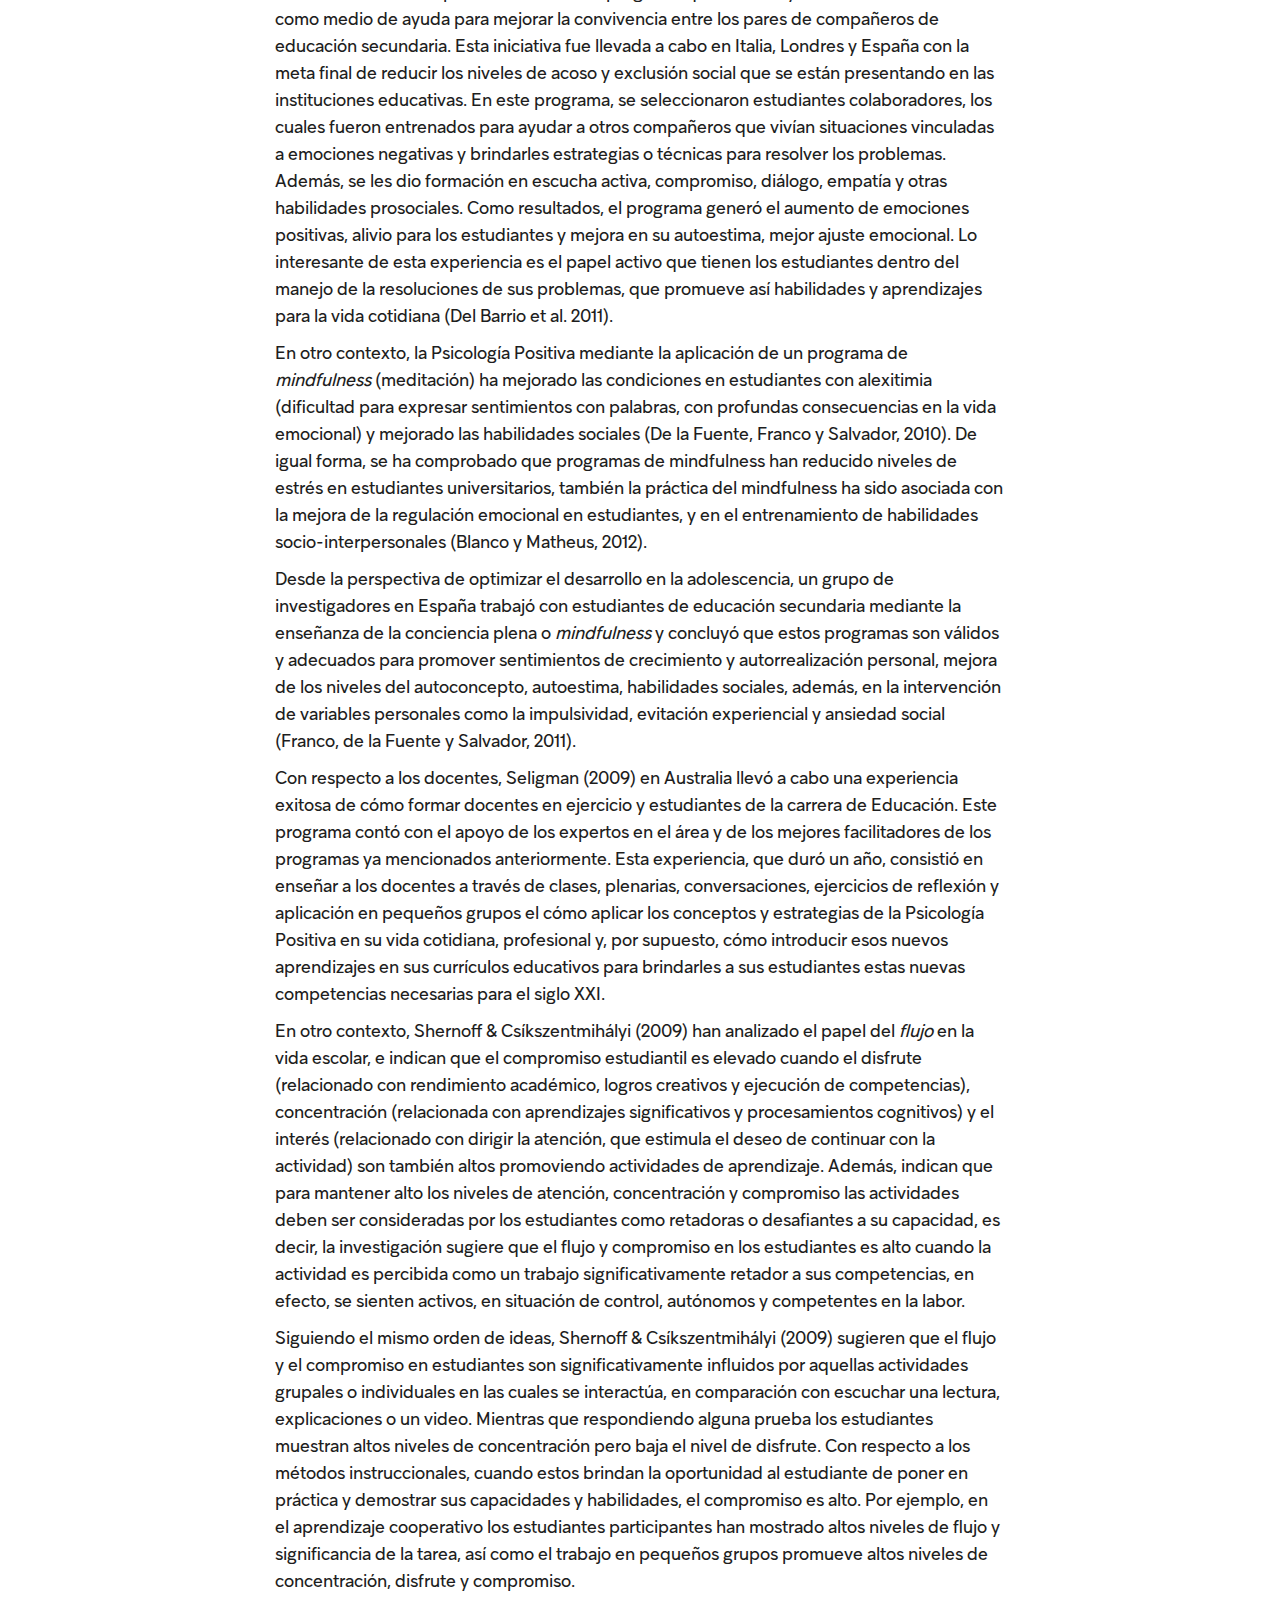
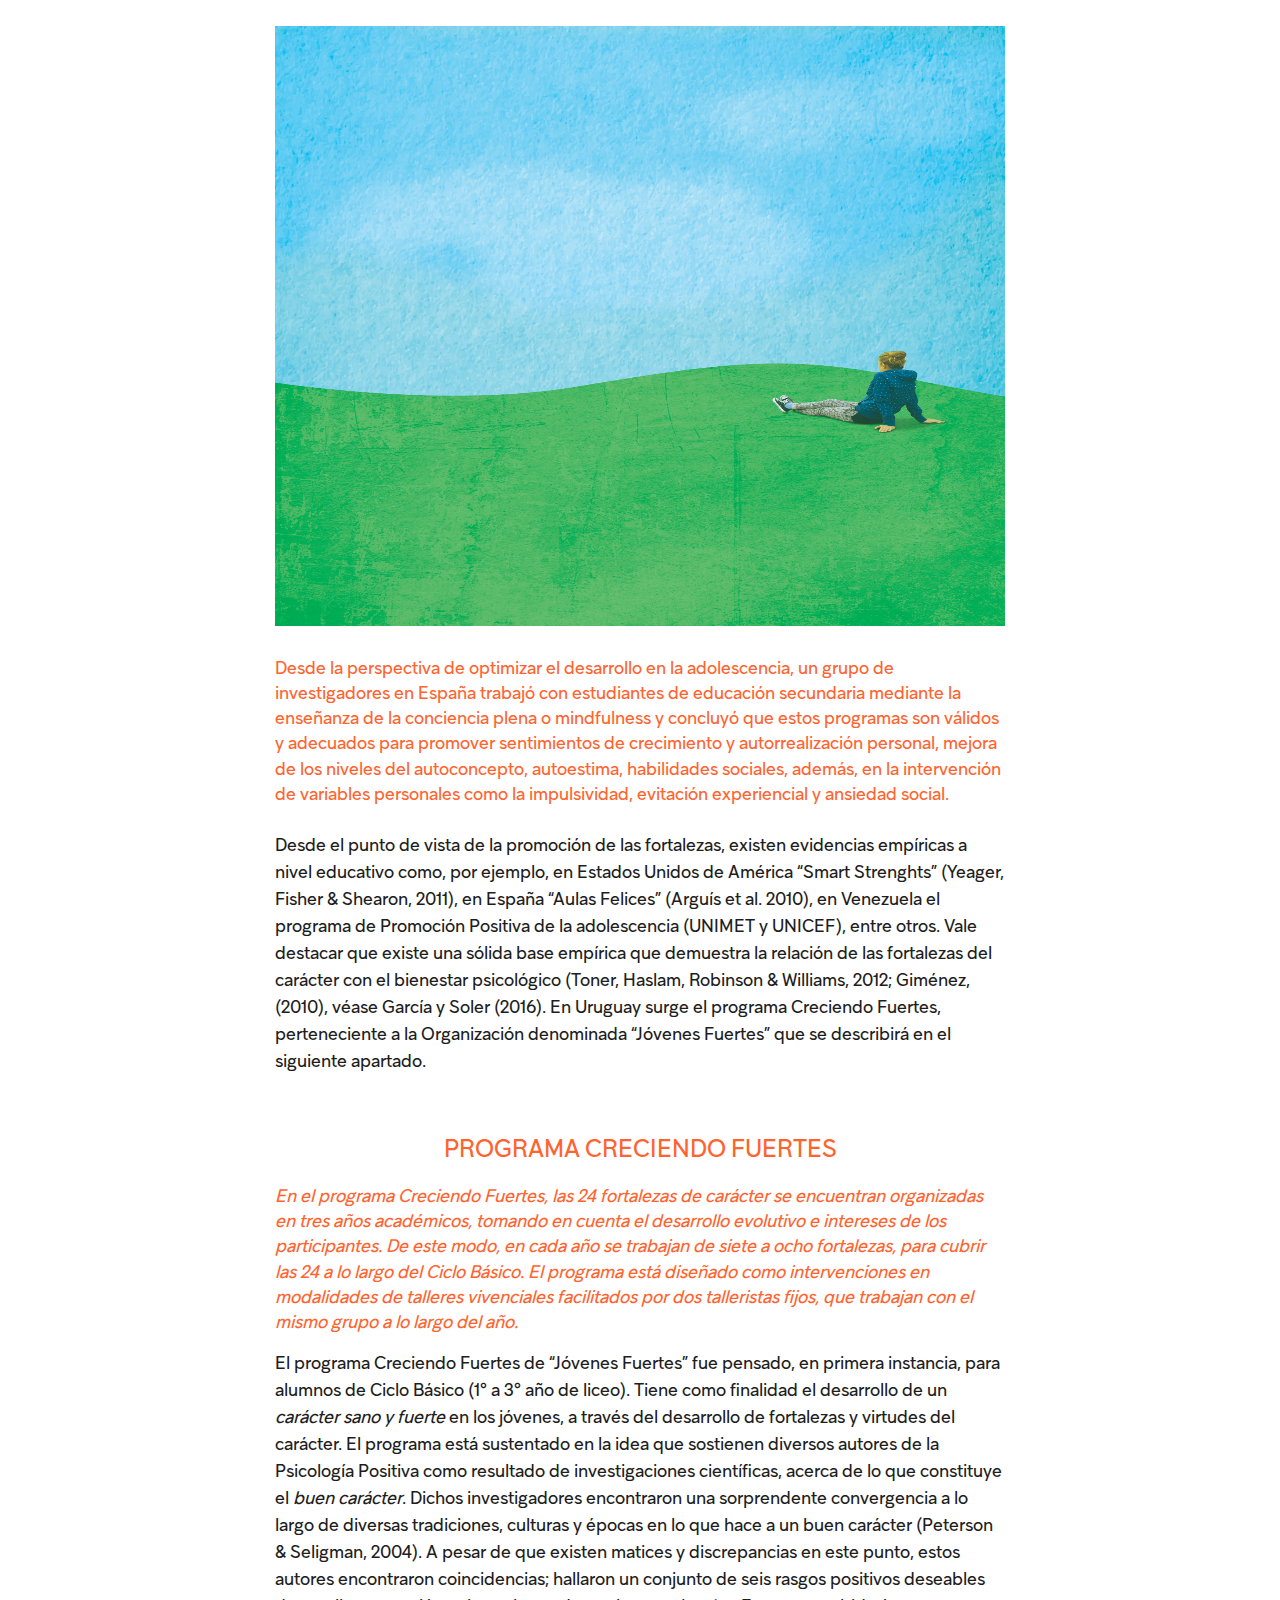
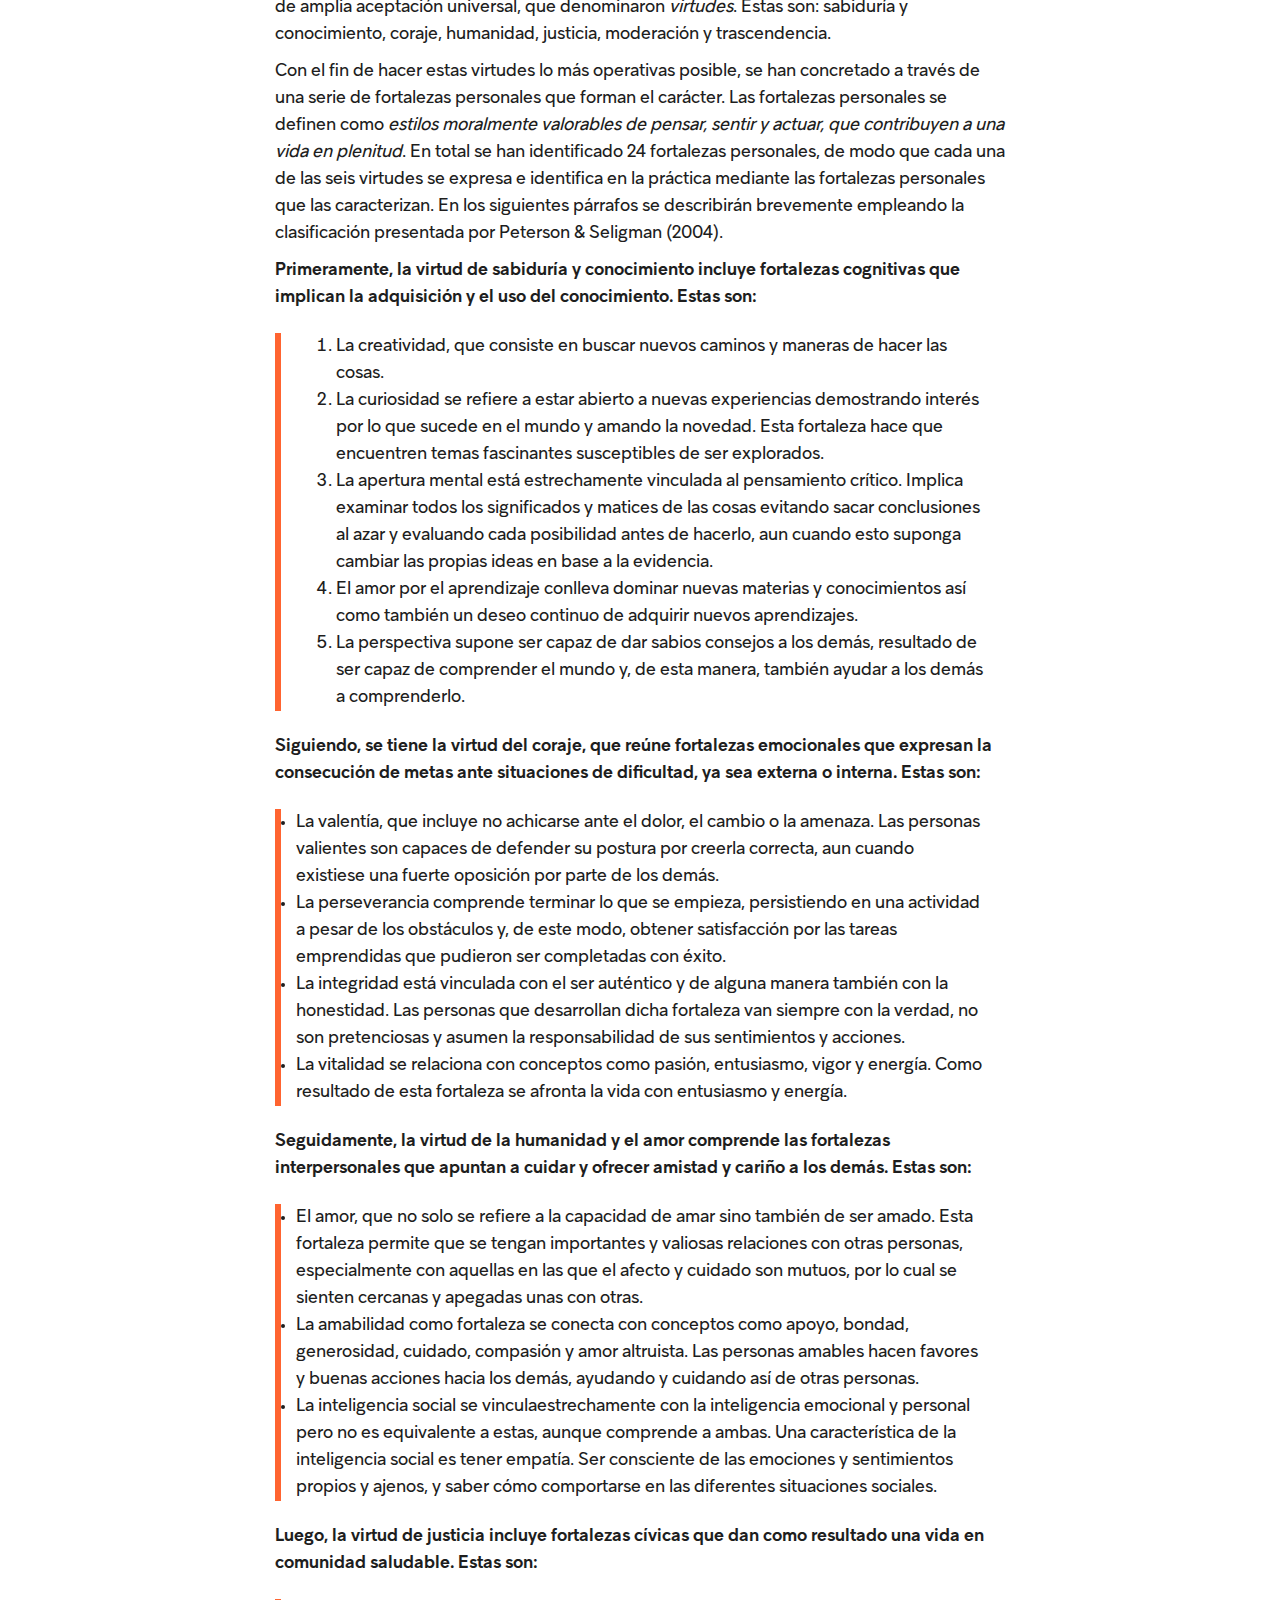
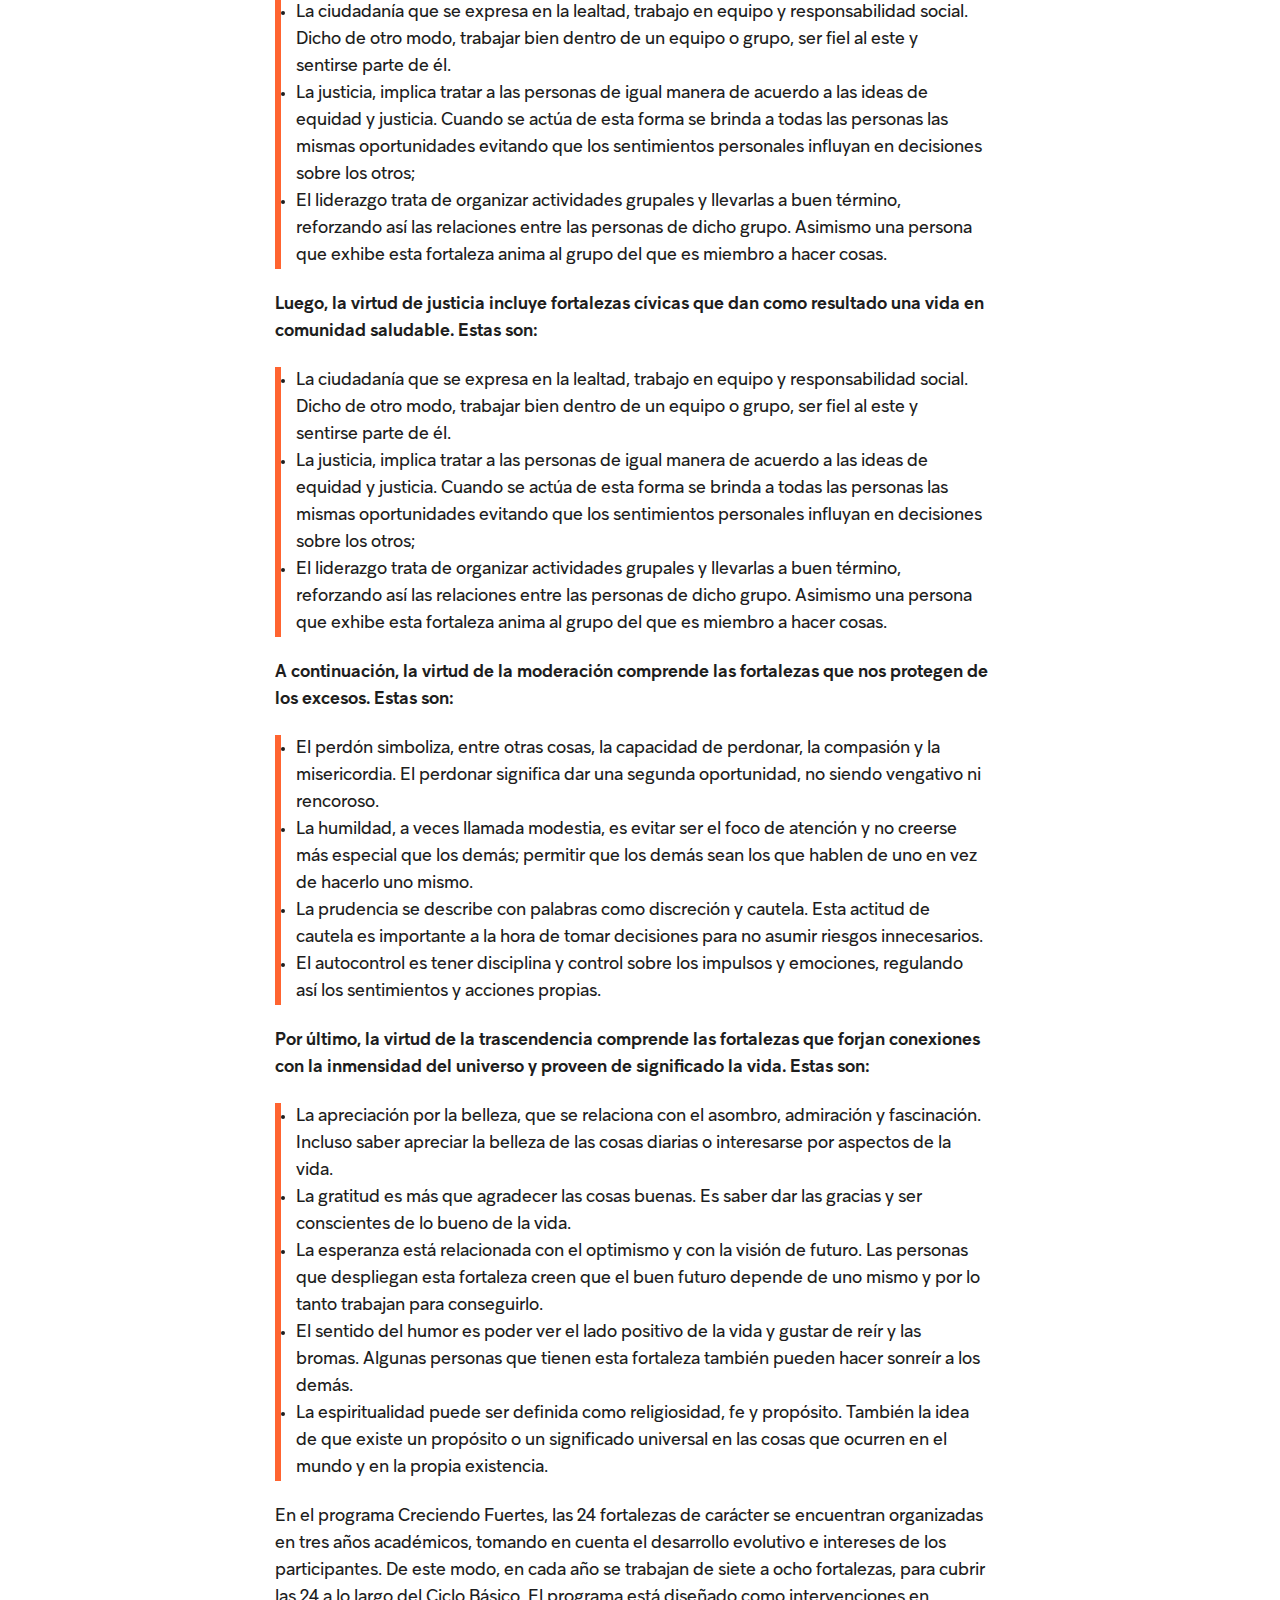
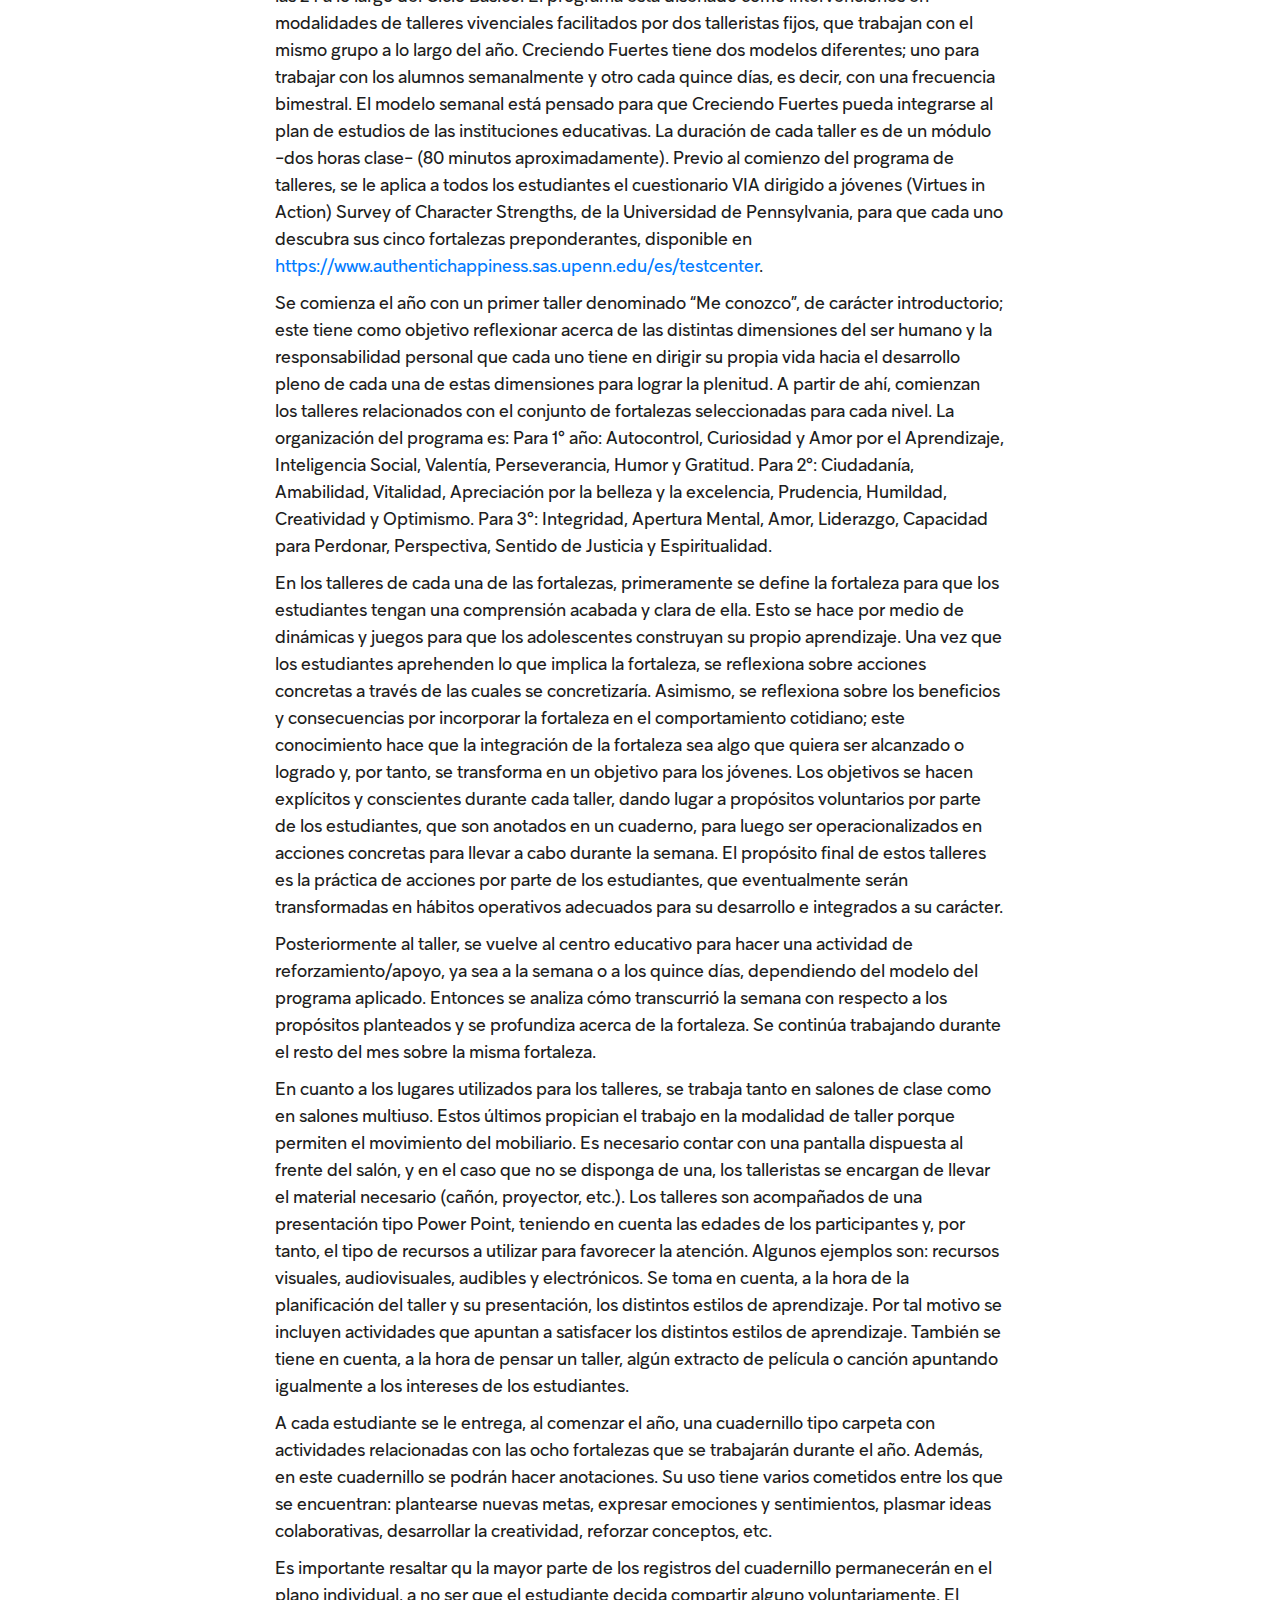
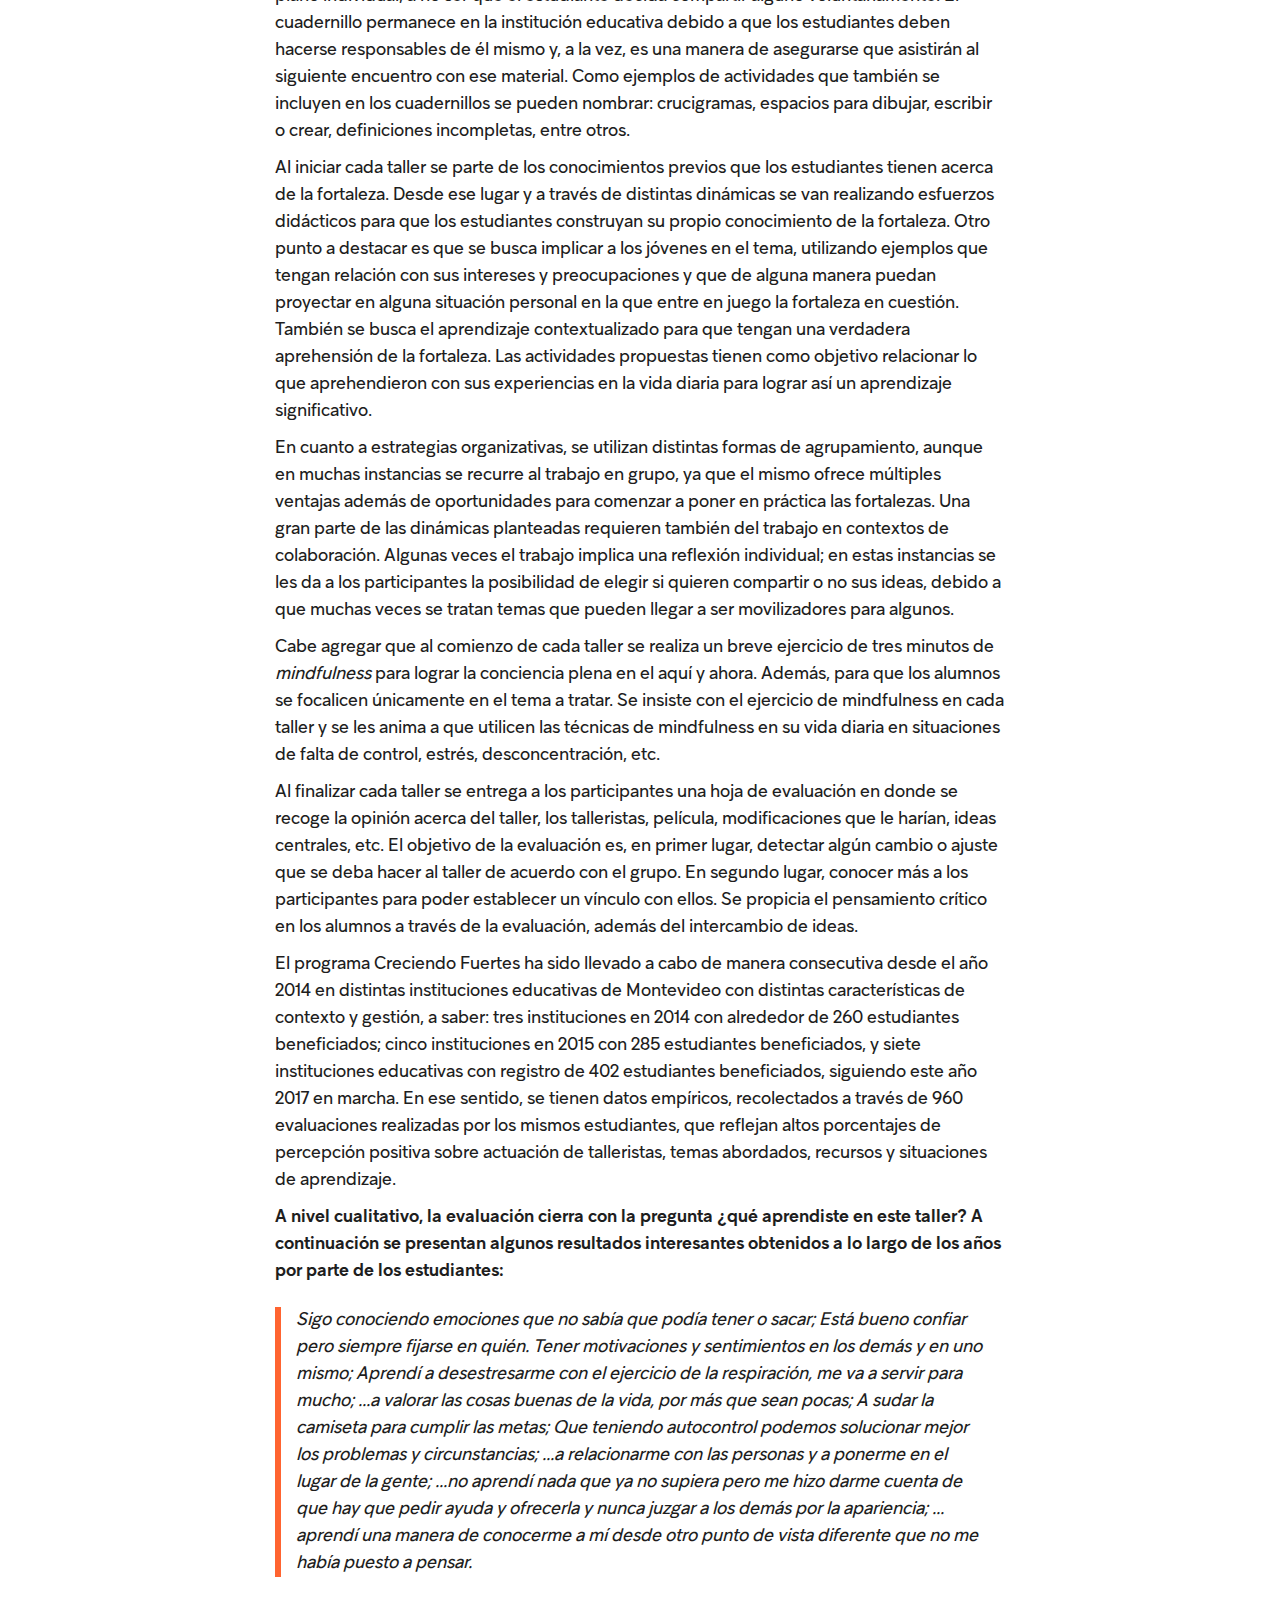
<file: aportes-teoricos-4.html>
<!doctype html>
<html class="no-js" lang="es">

<head>
  <meta charset="utf-8">
  <meta http-equiv="x-ua-compatible" content="ie=edge">
  <title>Convocación | Revista interdisciplinaria de reflexión y experiencia educativa</title>
  <meta name="description" content="">
  <meta name="viewport" content="width=device-width, initial-scale=1">
  <link rel="shortcut icon" type="image/png" href="assets/img/convocacion-fav.png">
  <link rel="stylesheet" href="lib/bootstrap.min.css">
  <link rel="stylesheet" href="assets/css/main.css">
  <link rel="stylesheet" href="assets/css/articles.css">
</head>

<body>


  <!-- START: Header -->
  <header class="landing-header">
    <div class="container">

      <!-- START: Navbar -->
      <nav class="navbar navbar-expand-sm navbar-light bg-faded" id="arrowUp">
        <button class="navbar-toggler" type="button" data-toggle="collapse" data-target="#nav-content" aria-controls="nav-content" aria-expanded="false" aria-label="Toggle navigation">
        <span class="navbar-toggler-icon"></span>
        </button>

        <!-- Brand -->
        <a class="navbar-brand" href="index.html">
          <img src="/assets/img/logo-convocacion-white.png" alt="">
        </a>

        <!-- Links -->
        <div class="collapse navbar-collapse justify-content-end" id="nav-content">
          <ul class="navbar-nav">
            <li class="nav-item">
              <a class="nav-link" href="aportes-teoricos-3.html">&#8249; Artículo anterior</a>
            </li>
            <li class="nav-item">
              <a class="nav-link" href="desde-el-exterior.html">Próximo artículo &#8250;</a>
            </li>
          </ul>
        </div>
      </nav>
      <!-- END: Navbar -->


      <section class="landing-title">

        <h2 class="text-center pt-3">Aportes teóricos</h2>
        <h3 class="text-center pt-2">Sobre Psicología Positiva en la educación: programa Creciendo fuertes</h3>
        <h4 class="text-center">Por Diego García Álvarez, María José Soler, Lourdes Achard Braga</h4>

      </section>

      <div class="text-center">
        <a href="#section-cards">
          <p class="arrowDown">&#9002;</p>
        </a>
      </div>

    </div>
  </header>
  <!-- END: Header -->

  <main class="container">
    <article>
      <div class="author-text" id="section-cards">
        <p><em>Diego García Álvarez.</em> Licenciado en Ciencias de la Educación (Venezuela). Licenciado en Psicología (Venezuela, revalida por la Universidad de la República, Uruguay). Magíster en Psicología Educacional. Profesor e investigador científico
          acreditado con experiencia en Venezuela y Uruguay. Profesor del CIEP en Montevideo y UNIFA en Punta del Este.</p>

        <p><em>María José Soler.</em> Psicóloga clínica con amplia experiencia en terapia de jóvenes, familia y parejas. Presidenta de la Asociación “JÓVENES FUERTES” dedicada a la implementación de planes de desarrollo de fortalezas y virtudes en los adolescentes
          basados en la Psicología Positiva. Profesora universitaria con estudios de postgrado en Terapia Cognitivo-Comportamental y Postgrado en Terapia Familiar Sistémica. Realiza Doctorado en Psicología en la Universidad de Flores, Argentina.</p>

        <p><em>Lourdes Achard Braga.</em> Profesora de Inglés en educación media. Tiene Maestría en Enseñanza del Inglés como Lengua Extranjera, Posgrado en Pensamiento Crítico y Tutoría Virtual. Ha hecho estudios de posgrado en Educación Especial e Instrucción
          Diferenciada. Es Formadora de Profesores en Programa en instituto de nivel terciario (ANEP - Codicen) y Formadora de Educadores para Implementación de Programas de Educación del Carácter.</p>
      </div>

      <!-- <img src="assets/img/art6_ppositiva-min.jpg" class="img-fluid" alt=""> -->
      <header>
        <h2>Resumen</h2>
      </header>
      <p>Desde los postulados de la Psicología Positiva aplicada a la educación bajo los enfoques de la educación del carácter, emocional y para el bienestar se diseñó el programa Creciendo Fuertes con el propósito de la promoción de un carácter sano en
        estudiantes adolescentes de secundaria. De ahí que los objetivos de este artículo son: reflexionar sobre los aportes de la Psicología Positiva a la educación; describir el programa Creciendo Fuertes como una iniciativa pionera en el Uruguay, basada
        en la promoción de las fortalezas del carácter en la etapa de la adolescencia; presentar algunas evidencias empíricas sobre el funcionamiento del programa Creciendo Fuertes en los centros educativos de Montevideo. A través de una metodología cualitativa,
        descriptiva y longitudinal. A modo de conclusión se exponen las características del programa y algunas evidencias sobre su aplicación, funcionamiento y resultados.</p>
      <p><strong>Palabras clave: Psicología Positiva, bienestar psicológico, fortalezas del carácter, adolescentes, educación.</strong></p>
      <p><strong>Title: </strong><em>About Positive Psychology in education: Creciendo Fuertes program.</em></p>

      <header>
        <h2>Abstract</h2>
      </header>
      <p>From the postulates of Positive Psychology applied to education under the approaches of character, emotional and well-being education, the Creciendo Fuertes [Growing Strong] program was designed with the purpose of promoting a healthy character
        in high school adolescent students. Hence the aims of this paper are: to reflect on the contributions of Positive Psychology to education; to describe the Creciendo Fuertes program as a pioneering initiative in Uruguay based on the promotion of
        character strengths during adolescence; to present some empirical evidence on the operation of the Creciendo Fuertes program in the educational centers of Montevideo. Through a qualitative, descriptive and longitudinal methodology. As a result,
        the characteristics of the program and some evidences about its application, operation and results are presented.</p>
      <p><strong>Keywords: Positive Psychology, psychological well-being, character strengths, adolescents, education.</strong></p>
    </article>

    <article>
      <header>
        <h2>A manera de introducción</h2>
      </header>
      <p class="figure-caption">Desde el surgimiento de la Psicología Positiva como un enfoque centrado en el estudio científico del bienestar, se ha revitalizado el concepto de educación del carácter desde los paradigmas de la resolución de déficits psicológicos hacia la promoción de la salud mental. En efecto, la Psicología Positiva busca la promoción del bienestar a través del cultivo de las fortalezas del carácter, de las experiencias subjetivas positivas y las instituciones positivas.</p>
      <p>Desde el marco de la Psicología Positiva se considera el bienestar psicológico como una síntesis entre los paradigmas de la filosofía hedonista (la búsqueda de placeres y evitación del dolor) y la filosofía eudamónica (la responsabilidad y el deber).
        Se considera el bienestar como una variable científica relacionada con elementos de emociones positivas, compromiso, relaciones sociales, sentido de vida y logro de metas, en la teoría del bienestar PERMA propuesta por Seligman (2011).</p>
      <p>En este marco, Seligman (2005, 2011) plantea las fortalezas y virtudes del carácter como rasgos con valor moral que tienen impacto directo sobre el bienestar de las personas. En efecto, al ser considerados rasgos de la personalidad, son cualidades
        que las personas ponen en práctica en su vida cotidiana de manera natural y sin esfuerzo. Desde esta perspectiva, las fortalezas del carácter son ingredientes psicológicos que definen a las virtudes. Son caminos que conducen a las virtudes; por
        ejemplo, la virtud de la sabiduría se puede lograr a través de fortalezas de carácter tales como la creatividad, la curiosidad, el amor por el aprendizaje y la apertura mental. Peterson & Seligman (2004) plantearon que se podría decir que alguien
        tiene buen carácter si muestra una o dos fortalezas de carácter dentro del grupo correspondiente a una virtud. Su clasificación incluye 24 fortalezas de carácter correspondientes a seis virtudes universales, que se describirán más adelante.</p>
      <p>Vale mencionar que las fortalezas del carácter están vinculadas a los temas situacionales, entendidos estos como las condiciones habituales específicas que llevan a las personas a manifestar las fortalezas del carácter. Por sí solos los temas situacionales
        no son ni buenos ni malos; pueden ser usados para alcanzar la fortaleza de carácter o contribuir con las virtudes, pero también pueden ser usados para alcanzar propósitos equivocados, es decir, el tema del contexto socio cultural tiene impacto
        en la expresión conductual de las fortalezas. </p>
      <p>Por otro lado, en este devenir social caracterizado por la actual situación del incremento de los factores de riesgos y conductas riesgosas que está presentando la juventud en el siglo XXI, a saber: sexo sin protección, conductas inadecuadas en
        alimentación, consumo de cigarrillos y alcohol, así como consumo de sustancias ilícitas, crisis de valores, embarazos no deseados, fracaso escolar, y excesivo hedonismo entre otros factores, (Vargas y González – Torres, 2009) se ha puesto en el
        tapete de discusión la educación del carácter como una estrategia que busque preparar a los estudiantes para la vida.</p>
      <p>En relación con el concepto de educación del carácter, este se ha concebido desde enfoques generales que van desde la educación en valores, ciudadanía, educación emocional y afectiva (Vargas y González - Torres, 2009) y, últimamente, desde los enfoques
        de las habilidades para la vida y educación socio-emocional y para el bienestar (Bisquerra, 2010; García y Serrano, 2017), aunque existe consenso sobre el hecho de que la característica de la educación del carácter va vinculada a la formación
        del buen carácter, de la noción de hábito - virtud y de una educación que permita a los educandos diferenciar sobre los buenos y malos hábitos a nivel moral.</p>
      <p>Desde el surgimiento de la Psicología Positiva como un enfoque centrado en el estudio científico del bienestar, se ha revitalizado el concepto de educación del carácter desde los paradigmas de la resolución de déficits psicológicos hacia la promoción
        de la salud mental. En efecto, la Psicología Positiva busca la promoción del bienestar a través del cultivo de las fortalezas del carácter, de las experiencias subjetivas positivas y las instituciones positivas.</p>
      <p>De modo que la Psicología Positiva se ha presentado como un enfoque con esencias humanistas, concebido desde el paradigma de la promoción de la salud y bienestar como un cuerpo teórico - pragmático que pueda auxiliar el movimiento actual de la revitalización
        del carácter basado en la premisa de Peterson & Seligman, (2004: 4) quienes señalan: <em>creemos que las fortalezas de carácter son la base de la condición humana y que la actividad congruente con dichas fortalezas representa un importante camino para una buena vida en el ámbito psicológico.</em></p>
      <p>Asimismo, Peterson & Seligman (2004) plantean que en su elaboración del VIA parten de la postura de la psicología de la personalidad, y específicamente de la psicología de los rasgos de personalidad, a los que reconocen como diferencias individuales,
        estables y generales, pero también formadas por las experiencias personales y, por tanto, pasibles de cambiar. Proponen como primer punto de su proyecto el de desempacar la noción de carácter y se plantean hacerlo mediante la diferenciación entre
        virtudes y fortalezas. Señalan que numerosos estudios previos correlacionan el carácter con los diferentes ambientes que favorecen o inhiben los rasgos. Consideran que las condiciones que habilitarían o permitirían el surgimiento de las características
        distintivas o rasgos de personalidad serían lo educacional, las oportunidades vocacionales, una familia consistente que contenga, un barrio y escuela seguros, y quizás la estabilidad política. La presencia de mentores, modelos de rol, pares contenedores
        también actuarían como habilitadores del desarrollo de rasgos positivos.
      </p>
      <p>Desde la noción del buen carácter, a los jóvenes les corresponde acoger los conceptos abstractos descritos en el programa Creciendo Fuertes sobre la vida, el trabajo y la escuela mediante su inteligencia y atreverse, mediante su voluntad, a ponerlos
        en práctica; es decir, deben reconocer sus fortalezas, aplicarlas, comprometerse y organizar su vida en función de emplearlas para convertirlas en hábitos operativos buenos que los lleven a cultivar su bienestar psicológico.</p>
      <p>Con base en todo lo expuesto y a modo de continuación del trabajo publicado por García y Soler (2016) en esta misma revista (Nº 29), se presenta este escrito desde la base teórica de la Psicología Positiva aplicada a la educación y los postulados
        de la educación del carácter, con el propósito de comunicar la estructura del programa Creciendo Fuertes, de manera sistemática, breve y analítica. Por eso los objetivos de este artículo son: a) reflexionar sobre los aportes de la Psicología Positiva
        a la educación; b) describir el programa Creciendo Fuertes como una iniciativa pionera en el Uruguay basada en la promoción de las fortalezas del carácter en etapa de la adolescencia; c) presentar algunas evidencias empíricas sobre el funcionamiento
        del programa Creciendo Fuertes en los centros educativos de Montevideo, objetivos llevados a cabo mediante una metódica cualitativa, descriptiva y longitudinal.</p>
    </article>

    <article>
      <header>
        <h2>Psicología Positiva aplicada a la educación… <br>¿Qué aportes se tienen?</h2>
      </header>
      <p>Partiendo de que la felicidad científicamente se ha denominado <em>bienestar subjetivo</em>, concepto que incluye los componentes de la cognición y emoción, la educación ha de ser una herramienta para promover vidas florecientes y saludables. En
        efecto, el sistema educativo debe trabajar en los dos aspectos esenciales del bienestar: en lo emocional, sabiendo que las emociones positivas se relacionan con aquel, pero que igual se puede llevar una vida satisfactoria con la presencia de emociones
        negativas; en lo cognitivo, la educación debe generar aprendizajes significativos que permitan a los estudiantes aprehender estrategias saludables a fin de superar los aspectos - situaciones difíciles de la vida.</p>
      <p>En ese mismo orden, la educación debe posibilitar la formación de personalidades autotélicas, resistentes y resilientes, que desplieguen competencias para la apertura creativa, positiva y floreciente hacia la vida mediante el cultivo del pensamiento
        optimista y empleo de la creatividad, sabiduría, perspectiva, pensamiento crítico, así como presentar oportunidades para que los estudiantes descubran y vivencien la experiencia del flujo, el compromiso, autocontrol, en resumen, la ejecución de
        las fortalezas del carácter en la vida cotidiana. Con esta base, se presentarán de forma breve investigaciones y experiencias empíricas-científicas, a nivel mundial, de las aplicaciones del amplio abanico de los constructos que nos aporta la Psicología
        Positiva.</p>
      <p>En Perú, un grupo de investigadores gadores en la Universidad Nacional Mayor de San Marcos encontró que existían relaciones significativas entre el rendimiento académico y el bienestar psicológico, y de este último, con la asertividad en una muestra que alcanzó la cifra de 1224 estudiantes
        de ambos sexos de las carreras de Medicina, Derecho, Educación, Matemática, Ingeniería Industrial y Administración (Velázquez et al, 2008).</p>
      <p>Por otro lado, en estudiantes griegos de educación secundaria se comprobó que las emociones relacionadas con el logro, como la competencia y la confianza, fueron factores determinantes en el aprendizaje de la materia Lengua; inversamente, las emociones
        relacionadas con la satisfacción, placer y felicidad fueron el factor determinante en Matemáticas (Stephanou, 2011). La autora plantea que el sentimiento de satisfacción promueve el aprendizaje de las matemáticas en este grupo de estudiantes griegos,
        debido a que esa área del conocimiento era percibida por ellos como más difícil en comparación con Lengua. En este estudio, se exploró que estudiantes con sentimientos de ansiedad en ambas materias tendían al bajo rendimiento académico, dudaban
        de sus habilidades y esto afectaba la atención. Además, la autora concluye que las emociones contribuyeronsignificativamente al rendimiento escolar considerado como logro o meta en la vida.</p>
      <p>En el área de intervenciones centradas en promover el bienestar, en estudiantes universitarios estadounidenses, mediante la aplicación de un libro de autoayuda de intervenciones positivas con base en los consejos propuestos por Sonja Lyubomirsky
        en su libro La <em>ciencia de la felicidad</em>, se comprobó que era efectivo como estrategia para reducir los niveles de sintomatología depresiva y aumento de satisfacción con la vida, en comparación con los libros de autoayuda con esencia cognitiva
        - conductual (Parks & Szanto, 2013).</p>
      <p>Ahora bien, Seligman (et al. 2009) ha planteado cómo se puede enseñar el bienestar en las escuelas con evidencias serias durante más de dos décadas de trabajo con niños y adolescentes en diferentes partes del mundo y culturas con los programas:
        Penn Resiliency Program y el Strath Haven Positive Psychology Curriculum. Con el primero, se ha encontrado que los niños han aprendido a manejar el estrés diario, que promueve el pensamiento optimista y flexible con respecto a los problemas que
        enfrenta la vida cotidiana. Además, el programa enseña procesos creativos y de lluvia de ideas en la toma de decisiones, asertividad, meditación y relajación, así como otras estrategias resolutivas de problemas; en efecto reduce la desesperanza,
        evita el desarrollo de depresiones, ansiedad y conductas problema como las adicciones y la violencia. La investigación comprueba que el programa produce y mejora el bienestar, promueve emociones positivas y compromiso en el aprendizaje.</p>
      <p>En ese mismo orden, con el programa Strath Haven Positive Psychology Curriculum, los estudiantes fueron capaces de identificar, a través del instrumento VIA de Peterson y Seligman, sus principales fortalezas y virtudes del carácter; en efecto, el
        programa les permitía a los alumnos poner en práctica esas fortalezas identificadas, así como cultivar y fortalecer las relacionadas con el coraje, sabiduría y amor al conocimiento; además, se potenciaba la formación de personalidades resilientes,
        habilidades sociales, emociones positivas y aprender el sentido del valor en sí mismo de las cosas. El programa contaba con estrategias didácticas como discusión de los conceptos, experiencias prácticas tanto en la escuela como para el hogar,
        llevar un diario de reflexión sobre la aplicación en la vida ordinaria de las habilidades y competencias aprendidas en el marco de la Psicología Positiva, con el propósito de potenciar el bienestar en los educandos (Seligman et al. 2009).</p>
      <p>En el continente europeo se desarrolló un programa que contribuyó al bienestar emocional como medio de ayuda para mejorar la convivencia entre los pares de compañeros de educación secundaria. Esta iniciativa fue llevada a cabo en Italia, Londres
        y España con la meta final de reducir los niveles de acoso y exclusión social que se están presentando en las instituciones educativas. En este programa, se seleccionaron estudiantes colaboradores, los cuales fueron entrenados para ayudar a otros
        compañeros que vivían situaciones vinculadas a emociones negativas y brindarles estrategias o técnicas para resolver los problemas. Además, se les dio formación en escucha activa, compromiso, diálogo, empatía y otras habilidades prosociales. Como
        resultados, el programa generó el aumento de emociones positivas, alivio para los estudiantes y mejora en su autoestima, mejor ajuste emocional. Lo interesante de esta experiencia es el papel activo que tienen los estudiantes dentro del manejo
        de la resoluciones de sus problemas, que promueve así habilidades y aprendizajes para la vida cotidiana (Del Barrio et al. 2011).
      </p>
      <p>En otro contexto, la Psicología Positiva mediante la aplicación de un programa de <em>mindfulness</em> (meditación) ha mejorado las condiciones en estudiantes con alexitimia (dificultad para expresar sentimientos con palabras, con profundas consecuencias
        en la vida emocional) y mejorado las habilidades sociales (De la Fuente, Franco y Salvador, 2010). De igual forma, se ha comprobado que programas de mindfulness han reducido niveles de estrés en estudiantes universitarios, también la práctica
        del mindfulness ha sido asociada con la mejora de la regulación emocional en estudiantes, y en el entrenamiento de habilidades socio-interpersonales (Blanco y Matheus, 2012).</p>
      <p>Desde la perspectiva de optimizar el desarrollo en la adolescencia, un grupo de investigadores en España trabajó con estudiantes de educación secundaria mediante la enseñanza de la conciencia plena o <em>mindfulness</em> y concluyó que estos programas
        son válidos y adecuados para promover sentimientos de crecimiento y autorrealización personal, mejora de los niveles del autoconcepto, autoestima, habilidades sociales, además, en la intervención de variables personales como la impulsividad, evitación
        experiencial y ansiedad social (Franco, de la Fuente y Salvador, 2011).</p>
      <p>Con respecto a los docentes, Seligman (2009) en Australia llevó a cabo una experiencia exitosa de cómo formar docentes en ejercicio y estudiantes de la carrera de Educación. Este programa contó con el apoyo de los expertos en el área y de los mejores
        facilitadores de los programas ya mencionados anteriormente. Esta experiencia, que duró un año, consistió en enseñar a los docentes a través de clases, plenarias, conversaciones, ejercicios de reflexión y aplicación en pequeños grupos el cómo
        aplicar los conceptos y estrategias de la Psicología Positiva en su vida cotidiana, profesional y, por supuesto, cómo introducir esos nuevos aprendizajes en sus currículos educativos para brindarles a sus estudiantes estas nuevas competencias
        necesarias para el siglo XXI.</p>
      <p>En otro contexto, Shernoff & Csíkszentmihályi (2009) han analizado el papel del <em>flujo</em> en la vida escolar, e indican que el compromiso estudiantil es elevado cuando el disfrute (relacionado con rendimiento académico, logros creativos y ejecución
        de competencias), concentración (relacionada con aprendizajes significativos y procesamientos cognitivos) y el interés (relacionado con dirigir la atención, que estimula el deseo de continuar con la actividad) son también altos promoviendo actividades
        de aprendizaje. Además, indican que para mantener alto los niveles de atención, concentración y compromiso las actividades deben ser consideradas por los estudiantes como retadoras o desafiantes a su capacidad, es decir, la investigación sugiere
        que el flujo y compromiso en los estudiantes es alto cuando la actividad es percibida como un trabajo significativamente retador a sus competencias, en efecto, se sienten activos, en situación de control, autónomos y competentes en la labor.
      </p>
      <p>Siguiendo el mismo orden de ideas, Shernoff & Csíkszentmihályi (2009) sugieren que el flujo y el compromiso en estudiantes son significativamente influidos por aquellas actividades grupales o individuales en las cuales se interactúa, en comparación
        con escuchar una lectura, explicaciones o un video. Mientras que respondiendo alguna prueba los estudiantes muestran altos niveles de concentración pero baja el nivel de disfrute. Con respecto a los métodos instruccionales, cuando estos brindan
        la oportunidad al estudiante de poner en práctica y demostrar sus capacidades y habilidades, el compromiso es alto. Por ejemplo, en el aprendizaje cooperativo los estudiantes participantes han mostrado altos niveles de flujo y significancia de
        la tarea, así como el trabajo en pequeños grupos promueve altos niveles de concentración, disfrute y compromiso.</p>
      <figure class="figure">
        <img src="assets/img/art6_ppositiva-min.jpg" class="figure-img img-fluid" alt="Evaluacion2">
        <figcaption class="figure-caption">Desde la perspectiva de optimizar el desarrollo en la adolescencia, un grupo de investigadores en España trabajó con estudiantes de educación secundaria mediante la enseñanza de la conciencia plena o mindfulness y concluyó que estos programas
          son válidos y adecuados para promover sentimientos de crecimiento y autorrealización personal, mejora de los niveles del autoconcepto, autoestima, habilidades sociales, además, en la intervención de variables personales como la impulsividad,
          evitación experiencial y ansiedad social.</figcaption>
      </figure>
      <p>Desde el punto de vista de la promoción de las fortalezas, existen evidencias empíricas a nivel educativo como, por ejemplo, en Estados Unidos de América “Smart Strenghts” (Yeager, Fisher & Shearon, 2011), en España “Aulas Felices” (Arguís et al.
        2010), en Venezuela el programa de Promoción Positiva de la adolescencia (UNIMET y UNICEF), entre otros. Vale destacar que existe una sólida base empírica que demuestra la relación de las fortalezas del carácter con el bienestar psicológico (Toner,
        Haslam, Robinson & Williams, 2012; Giménez, (2010), véase García y Soler (2016). En Uruguay surge el programa Creciendo Fuertes, perteneciente a la Organización denominada “Jóvenes Fuertes” que se describirá en el siguiente apartado.</p>
    </article>

    <article>
      <header>
        <h2>Programa Creciendo Fuertes</h2>
      </header>
      <p class="figure-caption"><em>En el programa Creciendo Fuertes, las 24 fortalezas de carácter se encuentran organizadas en tres años académicos, tomando en cuenta el desarrollo evolutivo e intereses de los participantes. De este modo, en cada año se trabajan de siete a ocho fortalezas, para cubrir las 24 a lo largo del Ciclo Básico. El programa está diseñado como intervenciones en modalidades de talleres vivenciales facilitados por dos talleristas fijos, que trabajan con el mismo grupo a lo largo del año.</em></p>
      <p>El programa Creciendo Fuertes de “Jóvenes Fuertes” fue pensado, en primera instancia, para alumnos de Ciclo Básico (1° a 3° año de liceo). Tiene como finalidad el desarrollo de un <em>carácter sano y fuerte </em>en los jóvenes, a través del desarrollo
        de fortalezas y virtudes del carácter. El programa está sustentado en la idea que sostienen diversos autores de la Psicología Positiva como resultado de investigaciones científicas, acerca de lo que constituye el <em>buen carácter</em>. Dichos
        investigadores encontraron una sorprendente convergencia a lo largo de diversas tradiciones, culturas y épocas en lo que hace a un buen carácter (Peterson & Seligman, 2004). A pesar de que existen matices y discrepancias en este punto, estos autores
        encontraron coincidencias; hallaron un conjunto de seis rasgos positivos deseables de amplia aceptación universal, que denominaron <em>virtudes</em>. Estas son: sabiduría y conocimiento, coraje, humanidad, justicia, moderación y trascendencia.
      </p>
      <p>Con el fin de hacer estas virtudes lo más operativas posible, se han concretado a través de una serie de fortalezas personales que forman el carácter. Las fortalezas personales se definen como <em>estilos moralmente valorables de pensar, sentir y actuar, que contribuyen a una vida en plenitud</em>. En total se han identificado 24 fortalezas personales, de modo que cada una de las seis virtudes se expresa e identifica en la práctica mediante las fortalezas personales que las caracterizan. En los siguientes párrafos se describirán brevemente empleando la clasificación presentada por Peterson & Seligman (2004).</p>
      <p><strong>Primeramente, la virtud de sabiduría y conocimiento incluye fortalezas cognitivas que implican la adquisición y el uso del conocimiento. Estas son:</strong></p>
      <div class="marker-line">
        <blockquote class="blockquote">
          <ol>
            <li>La creatividad, que consiste en buscar nuevos caminos y maneras de hacer las cosas.</li>
            <li>La curiosidad se refiere a estar abierto a nuevas experiencias demostrando interés por lo que sucede en el mundo y amando la novedad. Esta fortaleza hace que encuentren temas fascinantes susceptibles de ser explorados.</li>
            <li>La apertura mental está estrechamente vinculada al pensamiento crítico. Implica examinar todos los significados y matices de las cosas evitando sacar conclusiones al azar y evaluando cada posibilidad antes de hacerlo, aun cuando esto suponga
              cambiar las propias ideas en base a la evidencia.</li>
            <li>El amor por el aprendizaje conlleva dominar nuevas materias y conocimientos así como también un deseo continuo de adquirir nuevos aprendizajes.</li>
            <li>La perspectiva supone ser capaz de dar sabios consejos a los demás, resultado de ser capaz de comprender el mundo y, de esta manera, también ayudar a los demás a comprenderlo.</li>
          </blockquote>
        </div>
        <p><strong>Siguiendo, se tiene la virtud del coraje, que reúne fortalezas emocionales que expresan la consecución de metas ante situaciones de dificultad, ya sea externa o interna. Estas son:</strong></p>
        <div class="marker-line">
          <blockquote class="blockquote">
            <li>La valentía, que incluye no achicarse ante el dolor, el cambio o la amenaza. Las personas valientes son capaces de defender su postura por creerla correcta, aun cuando existiese una fuerte oposición por parte de los demás.</li>
            <li>La perseverancia comprende terminar lo que se empieza, persistiendo en una actividad a pesar de los obstáculos y, de este modo, obtener satisfacción por las tareas emprendidas que pudieron ser completadas con éxito.</li>
            <li>La integridad está vinculada con el ser auténtico y de alguna manera también con la honestidad. Las personas que desarrollan dicha fortaleza van siempre con la verdad, no son pretenciosas y asumen la responsabilidad de sus sentimientos y acciones.</li>
            <li>La vitalidad se relaciona con conceptos como pasión, entusiasmo, vigor y energía. Como resultado de esta fortaleza se afronta la vida con entusiasmo y energía.</li>
          </blockquote>
        </div>
        <p><strong>Seguidamente, la virtud de la humanidad y el amor comprende las fortalezas interpersonales que apuntan a cuidar y ofrecer amistad y cariño a los demás. Estas son:</strong></p>
        <div class="marker-line">
          <blockquote class="blockquote">
            <li>El amor, que no solo se refiere a la capacidad de amar sino también de ser amado. Esta fortaleza permite que se tengan importantes y valiosas relaciones con otras personas, especialmente con aquellas en las que el afecto y cuidado son mutuos,
              por lo cual se sienten cercanas y apegadas unas con otras.</li>
            <li>La amabilidad como fortaleza se conecta con conceptos como apoyo, bondad, generosidad, cuidado, compasión y amor altruista. Las personas amables hacen favores y buenas acciones hacia los demás, ayudando y cuidando así de otras personas.</li>
            <li>La inteligencia social se vinculaestrechamente con la inteligencia emocional y personal pero no es equivalente a estas, aunque comprende a ambas. Una característica de la inteligencia social es tener empatía. Ser consciente de las emociones
              y sentimientos propios y ajenos, y saber cómo comportarse en las diferentes situaciones sociales.</li>
          </blockquote>
        </div>
        <p><strong>Luego, la virtud de justicia incluye fortalezas cívicas que dan como resultado una vida en comunidad saludable. Estas son:</strong></p>
        <div class="marker-line">
          <blockquote class="blockquote">
            <li>La ciudadanía que se expresa en la lealtad, trabajo en equipo y responsabilidad social. Dicho de otro modo, trabajar bien dentro de un equipo o grupo, ser fiel al este y sentirse parte de él.</li>
            <li>La justicia, implica tratar a las personas de igual manera de acuerdo a las ideas de equidad y justicia. Cuando se actúa de esta forma se brinda a todas las personas las mismas oportunidades evitando que los sentimientos personales influyan
              en decisiones sobre los otros;</li>
            <li>El liderazgo trata de organizar actividades grupales y llevarlas a buen término, reforzando así las relaciones entre las personas de dicho grupo. Asimismo una persona que exhibe esta fortaleza anima al grupo del que es miembro a hacer cosas.
              </li>
          </blockquote>
        </div>
        <p><strong>Luego, la virtud de justicia incluye fortalezas cívicas que dan como resultado una vida en comunidad saludable. Estas son:</strong></p>
        <div class="marker-line">
          <blockquote class="blockquote">
            <li>La ciudadanía que se expresa en la lealtad, trabajo en equipo y responsabilidad social. Dicho de otro modo, trabajar bien dentro de un equipo o grupo, ser fiel al este y sentirse parte de él.</li>
            <li>La justicia, implica tratar a las personas de igual manera de acuerdo a las ideas de equidad y justicia. Cuando se actúa de esta forma se brinda a todas las personas las mismas oportunidades evitando que los sentimientos personales influyan
              en decisiones sobre los otros;</li>
            <li>El liderazgo trata de organizar actividades grupales y llevarlas a buen término, reforzando así las relaciones entre las personas de dicho grupo. Asimismo una persona que exhibe esta fortaleza anima al grupo del que es miembro a hacer cosas.</li>
          </blockquote>
        </div>
        <p><strong>A continuación, la virtud  de la moderación comprende las fortalezas que nos protegen de los excesos. Estas son:</strong></p>
        <div class="marker-line">
          <blockquote class="blockquote">
            <li>El perdón simboliza, entre otras cosas, la capacidad de perdonar, la compasión y la misericordia. El perdonar significa dar una segunda oportunidad, no siendo vengativo ni rencoroso.</li>
            <li>La humildad, a veces llamada modestia, es evitar ser el foco de atención y no creerse más especial que los demás; permitir que los demás sean los que hablen de uno en vez de hacerlo uno mismo.</li>
            <li>La prudencia se describe con palabras como discreción y cautela. Esta actitud de cautela es importante a la hora de tomar decisiones para no asumir riesgos innecesarios.</li>
            <li>El autocontrol es tener disciplina y control sobre los impulsos y emociones, regulando así los sentimientos y acciones propias.</li>
          </blockquote>
        </div>
        <p class="mt-4"><strong>Por último, la virtud  de la trascendencia comprende las fortalezas que forjan conexiones con la inmensidad del universo y proveen de significado la vida. Estas son:</strong></p>
        <div class="marker-line">
          <blockquote class="blockquote">
            <li>La apreciación por la belleza, que se relaciona con el asombro, admiración y fascinación. Incluso saber apreciar la belleza de las cosas diarias o interesarse por aspectos de la vida.</li>
            <li>La gratitud es más que agradecer las cosas buenas. Es saber dar las gracias y ser conscientes de lo bueno de la vida.</li>
            <li>La esperanza está relacionada con el optimismo y con la visión de futuro. Las personas que despliegan esta fortaleza creen que el buen futuro depende de uno mismo y por lo tanto trabajan para conseguirlo.</li>
            <li>El sentido del humor es poder ver el lado positivo de la vida y gustar de reír y las bromas. Algunas personas que tienen esta fortaleza también pueden hacer sonreír a los demás.</li>
            <li>La espiritualidad puede ser definida como religiosidad, fe y propósito. También la idea de que existe un propósito o un significado universal en las cosas que ocurren en el mundo y en la propia existencia.</li>
          </ol>
        </blockquote>
      </div>
      <p>En el programa Creciendo Fuertes, las 24 fortalezas de carácter se encuentran organizadas en tres años académicos, tomando en cuenta el desarrollo evolutivo e intereses de los participantes. De este modo, en cada año se trabajan de siete a ocho
        fortalezas, para cubrir las 24 a lo largo del Ciclo Básico. El programa está diseñado como intervenciones en modalidades de talleres vivenciales facilitados por dos talleristas fijos, que trabajan con el mismo grupo a lo largo del año. Creciendo
        Fuertes tiene dos modelos diferentes; uno para trabajar con los alumnos semanalmente y otro cada quince días, es decir, con una frecuencia bimestral. El modelo semanal está pensado para que Creciendo Fuertes pueda integrarse al plan de estudios
        de las instituciones educativas. La duración de cada taller es de un módulo −dos horas clase− (80 minutos aproximadamente). Previo al comienzo del programa de talleres, se le aplica a todos los estudiantes el cuestionario VIA dirigido a jóvenes
        (Virtues in Action) Survey of Character Strengths, de la Universidad de Pennsylvania, para que cada uno descubra sus cinco fortalezas preponderantes, disponible en
        <a class="links-in-text" href="https://www.authentichappiness.sas.upenn.edu/es/testcenter">https://www.authentichappiness.sas.upenn.edu/es/testcenter</a>.
      </p>
      <p>Se comienza el año con un primer taller denominado “Me conozco”, de carácter introductorio; este tiene como objetivo reflexionar acerca de las distintas dimensiones del ser humano y la responsabilidad personal que cada uno tiene en dirigir su propia
        vida hacia el desarrollo pleno de cada una de estas dimensiones para lograr la plenitud. A partir de ahí, comienzan los talleres relacionados con el conjunto de fortalezas seleccionadas para cada nivel. La organización del programa es: Para 1°
        año: Autocontrol, Curiosidad y Amor por el Aprendizaje, Inteligencia Social, Valentía, Perseverancia, Humor y Gratitud. Para 2°: Ciudadanía, Amabilidad, Vitalidad, Apreciación por la belleza y la excelencia, Prudencia, Humildad, Creatividad y
        Optimismo. Para 3°: Integridad, Apertura Mental, Amor, Liderazgo, Capacidad para Perdonar, Perspectiva, Sentido de Justicia y Espiritualidad.</p>
      <p>En los talleres de cada una de las fortalezas, primeramente se define la fortaleza para que los estudiantes tengan una comprensión acabada y clara de ella. Esto se hace por medio de dinámicas y juegos para que los adolescentes construyan su propio
        aprendizaje. Una vez que los estudiantes aprehenden lo que implica la fortaleza, se reflexiona sobre acciones concretas a través de las cuales se concretizaría. Asimismo, se reflexiona sobre los beneficios y consecuencias por incorporar la fortaleza
        en el comportamiento cotidiano; este conocimiento hace que la integración de la fortaleza sea algo que quiera ser alcanzado o logrado y, por tanto, se transforma en un objetivo para los jóvenes. Los objetivos se hacen explícitos y conscientes
        durante cada taller, dando lugar a propósitos voluntarios por parte de los estudiantes, que son anotados en un cuaderno, para luego ser operacionalizados en acciones concretas para llevar a cabo durante la semana. El propósito final de estos talleres
        es la práctica de acciones por parte de los estudiantes, que eventualmente serán transformadas en hábitos operativos adecuados para su desarrollo e integrados a su carácter.
      </p>
      <p>Posteriormente al taller, se vuelve al centro educativo para hacer una actividad de reforzamiento/apoyo, ya sea a la semana o a los quince días, dependiendo del modelo del programa aplicado. Entonces se analiza cómo transcurrió la semana con respecto
        a los propósitos planteados y se profundiza acerca de la fortaleza. Se continúa trabajando durante el resto del mes sobre la misma fortaleza.</p>
      <p>En cuanto a los lugares utilizados para los talleres, se trabaja tanto en salones de clase como en salones multiuso. Estos últimos propician el trabajo en la modalidad de taller porque permiten el movimiento del mobiliario. Es necesario contar con
        una pantalla dispuesta al frente del salón, y en el caso que no se disponga de una, los talleristas se encargan de llevar el material necesario (cañón, proyector, etc.). Los talleres son acompañados de una presentación tipo Power Point, teniendo
        en cuenta las edades de los participantes y, por tanto, el tipo de recursos a utilizar para favorecer la atención. Algunos ejemplos son: recursos visuales, audiovisuales, audibles y electrónicos. Se toma en cuenta, a la hora de la planificación
        del taller y su presentación, los distintos estilos de aprendizaje. Por tal motivo se incluyen actividades que apuntan a satisfacer los distintos estilos de aprendizaje. También se tiene en cuenta, a la hora de pensar un taller, algún extracto
        de película o canción apuntando igualmente a los intereses de los estudiantes.
      </p>
      <p>A cada estudiante se le entrega, al comenzar el año, una cuadernillo tipo carpeta con actividades relacionadas con las ocho fortalezas que se trabajarán durante el año. Además, en este cuadernillo se podrán hacer anotaciones. Su uso tiene varios
        cometidos entre los que se encuentran: plantearse nuevas metas, expresar emociones y sentimientos, plasmar ideas colaborativas, desarrollar la creatividad, reforzar conceptos, etc.</p>
      <p>Es importante resaltar qu la mayor parte de los registros del cuadernillo permanecerán en el plano individual, a no ser que el estudiante decida compartir alguno voluntariamente. El cuadernillo permanece en la institución educativa debido a que los estudiantes deben hacerse
        responsables de él mismo y, a la vez, es una manera de asegurarse que asistirán al siguiente encuentro con ese material. Como ejemplos de actividades que también se incluyen en los cuadernillos se pueden nombrar: crucigramas, espacios para dibujar,
        escribir o crear, definiciones incompletas, entre otros.</p>
      <p>Al iniciar cada taller se parte de los conocimientos previos que los estudiantes tienen acerca de la fortaleza. Desde ese lugar y a través de distintas dinámicas se van realizando esfuerzos didácticos para que los estudiantes construyan su propio
        conocimiento de la fortaleza. Otro punto a destacar es que se busca implicar a los jóvenes en el tema, utilizando ejemplos que tengan relación con sus intereses y preocupaciones y que de alguna manera puedan proyectar en alguna situación personal
        en la que entre en juego la fortaleza en cuestión. También se busca el aprendizaje contextualizado para que tengan una verdadera aprehensión de la fortaleza. Las actividades propuestas tienen como objetivo relacionar lo que aprehendieron con sus
        experiencias en la vida diaria para lograr así un aprendizaje significativo.</p>
      <p>En cuanto a estrategias organizativas, se utilizan distintas formas de agrupamiento, aunque en muchas instancias se recurre al trabajo en grupo, ya que el mismo ofrece múltiples ventajas además de oportunidades para comenzar a poner en práctica
        las fortalezas. Una gran parte de las dinámicas planteadas requieren también del trabajo en contextos de colaboración. Algunas veces el trabajo implica una reflexión individual; en estas instancias se les da a los participantes la posibilidad
        de elegir si quieren compartir o no sus ideas, debido a que muchas veces se tratan temas que pueden llegar a ser movilizadores para algunos.</p>
      <p>Cabe agregar que al comienzo de cada taller se realiza un breve ejercicio de tres minutos de <em>mindfulness</em> para lograr la conciencia plena en el aquí y ahora. Además, para que los alumnos se focalicen únicamente en el tema a tratar. Se insiste
        con el ejercicio de mindfulness en cada taller y se les anima a que utilicen las técnicas de mindfulness en su vida diaria en situaciones de falta de control, estrés, desconcentración, etc.</p>
      <p>Al finalizar cada taller se entrega a los participantes una hoja de evaluación en donde se recoge la opinión acerca del taller, los talleristas, película, modificaciones que le harían, ideas centrales, etc. El objetivo de la evaluación es, en primer
        lugar, detectar algún cambio o ajuste que se deba hacer al taller de acuerdo con el grupo. En segundo lugar, conocer más a los participantes para poder establecer un vínculo con ellos. Se propicia el pensamiento crítico en los alumnos a través
        de la evaluación, además del intercambio de ideas.</p>
      <p>El programa Creciendo Fuertes ha sido llevado a cabo de manera consecutiva desde el año 2014 en distintas instituciones educativas de Montevideo con distintas características de contexto y gestión, a saber: tres instituciones en 2014 con alrededor
        de 260 estudiantes beneficiados; cinco instituciones en 2015 con 285 estudiantes beneficiados, y siete instituciones educativas con registro de 402 estudiantes beneficiados, siguiendo este año 2017 en marcha. En ese sentido, se tienen datos empíricos,
        recolectados a través de 960 evaluaciones realizadas por los mismos estudiantes, que reflejan altos porcentajes de percepción positiva sobre actuación de talleristas, temas abordados, recursos y situaciones de aprendizaje.</p>
      <p><strong>A nivel cualitativo, la evaluación cierra con la pregunta ¿qué aprendiste en este taller? A continuación se presentan algunos resultados interesantes obtenidos a lo largo de los años por parte de los estudiantes:</strong></p>
      <div class="marker-line">
        <blockquote class="blockquote">
          <p><em>Sigo conociendo emociones que no sabía que podía tener o sacar; Está bueno confiar pero siempre fijarse en quién. Tener motivaciones y sentimientos en los demás y en uno mismo; Aprendí a desestresarme con el ejercicio de la respiración, me va a servir para mucho; …a valorar las cosas buenas de la vida, por más que sean pocas; A sudar la camiseta para cumplir las metas; Que teniendo autocontrol podemos solucionar mejor los problemas y circunstancias; …a relacionarme con las personas y a ponerme en el lugar de la gente; …no aprendí nada que ya no supiera pero me hizo darme cuenta de que hay que pedir ayuda y ofrecerla y nunca juzgar a los demás por la apariencia; … aprendí una manera de conocerme a mí desde otro punto de vista diferente que no me había puesto a pensar.</em></p>
        </blockquote>
      </div>
      <p><strong>Siguiendo con la idea de presentar algunas evidencias cualitativas del programa, se tienen:</strong></p>
      <div class="marker-line">
        <blockquote class="blockquote">
          <p><em>Que no es malo tener curiosidad pero sí hay que tener un límite con ella por nuestro bien; A reflexionar, a escucharnos entre todos y no faltarnos el respeto; Que tengo que importarme y prestar más atención para poder tener un futuro mejor; Que siempre podés poner un poquito más de vos; Aprendí a que burlarse de otro está mal, tener humor sin dañar a un compañero está bien; Aprendí que tengo que llenarme de valentía para alcanzar mi meta; Aprendí a ser compañero con los demás y ayudarnos entre todos; Aprendí que la creatividad no solo es imaginar. También es cometer errores y volver a intentar; Que si sonrío frente a una persona que no sonríe, capaz yo le devuelvo la alegría; A estar activo y disfrutar cada momento; …que para aprender hay que esforzarse.</em></p>
        </blockquote>
      </div>
      <p>A modo de colofón, entiéndase que estas frases resumen los aprendizajes de los estudiantes obtenidos a través de los talleres del programa Creciendo Fuertes, que busca la promoción de la salud mental y bienestar psicológico en los centros educativos
        con el doble propósito de desarrollar las fortalezas del carácter para que actúen como elementos a modo de factores de protección ante los posibles factores de riesgo de la etapa adolescente y de la vida adulta. Se espera que estos esfuerzos logren
        reproducirse en otras realidades educativas uruguayas e incluso latinoamericanas.</p>
      <div class="arrowUp text-center">
        <a href="#arrowUp" class="footer-link">volver a subir</a>
      </div>
    </article>
  </main>
  <footer class="container">
    <div class="bibliography">
      <header>
        <h2>Bibliografía</h2>
      </header>
      <ul>
        <li>
          ARGUÍS, R.; A. BOLSAS; S. HERNÁNDEZ y M. SALVADOR (2010): Programa “Aulas Felices”. Psicología Positiva aplicada a la Educación. Recuperado de
          <a href=" http://catedu.es/psicologiapositiva/">http://catedu.es/psicologiapositiva/</a>.
        </li>
        <li>BISQUERRA, R. (2000): Educación Emocional y Bienestar. Barcelona. España: Edit. Praxis, 2010.</li>
        <li>BLANCO, J. y R. MATHEUS (2012): “Mindfulness (atención plena) para el bienestar”. En M. E. Garassini y C. Camilli (eds.): La felicidad duradera. Estudios sobre el bienestar en la Psicología Positiva. Caracas: Editorial Alfa.</li>
        <li>DE LA FUENTE, M.; C. FRANCO y M. SALVADOR (2010): “Efectos de un programa de meditación (mindfulness) en la medida de la alexitimia y las habilidades sociales”. Psicothema, 22 (3): 369-375.</li>
        <li>DEL BARRIO, C.; M. J. DE DIOS; I. MONTERO; E. MARTÍN; E. OCHAÍTA; M. A. ESPINOSA; H. GUTIÉRREZ y A. BARRIOS (2011): “Cyberbullying among spanish secondary school students: a national survey”. Proceedings of the 15th European Conference on Developmental
          Psychology (pp. 369-375). Bolonia: Medimond.</li>
        <li>FRANCO, C.; A. MOLINA; M. SALVADOR y M. DE LA FUENTE (2011): “Modificación de variables de personalidad mediante la aplicación de un programa psicoeducativo de conciencia plena [mindfulness] en estudiantes universitarios”. Avances en psicología
          latinoamericana. Vol. 29, Nº 1: 136-147.</li>
        <li>GARCÍA, D. y y M. SERRANO (2017): “La inteligencia emocional: capacidad para el desarrollo humano en el marco de la orientación educativa.” Revista Convocación, Nº 30, año VII: 56-67. Montevideo: Contexto.</li>
        <li>GARCÍA, D. y M. SOLER (2016): “Bienestar psicológico en la secundaria: estudio piloto con docentes y adolescentes.” Revista Convocación, Nº 29, año VI: 34-44. Montevideo: Contexto.</li>
        <li>GIMÉNEZ, M. (2010): La medida de las fortalezas psicológicas en adolescentes (VIAY): relación con clima familiar, psicopatología y bienestar psicológico. Tesis doctoral no publicada. Madrid, España: Facultad de Psicología. Universidad Complutense.</li>
        <li>PARKS, A. C. & R. K. SZANTO (2013): “Assessing the efficacy and effectiveness of a Positive Psychology based self-help book”. Terapia Psicológica. Vol. 31, Nº 1: 141-149.</li>
        <li>PETERSON, C. & M. SELIGMAN (2004): Character strengths and virtues: a handbook and classification. New York: Oxford University Press y American Psychological Association.</li>
        <li>SELIGMAN, M. (2005): La Auténtica Felicidad. Barcelona, España: Byblos. </li>
        <li>SELIGMAN, M.(2011): Flourish: A Visionary New Understanding of Happiness and Well-being. New York, EEUU: Free Press.</li>
        <li>SELIGMAN, M.; R. ERNST; K. GILLHAM; K. REIVICH & M. LINKINS (2009): “Positive education: positive psychology and classroom interventions”. Oxford Review of Education. Vol. 35, Nº 3: 293-311. USA: Taylor & Francis.</li>
        <li>SHERNOFF, D. J. & M. CSIKSZENTMIHALYI (2009): “Flow in schools: Cultivating engaged learners and optimal learning environments”. En R. Gilman, E. S. Huebner, & M. Furlong (eds.): Handbook of Positive Psychology in Schools (pp. 131-145). New York:
          Routledge.</li>
        <li>STEPHANOU, G. (2011): “Emociones de los alumnos en la clase escolar: antecedentes socio-cognitivos y rendimiento escolar”. Electronic Journal of Research in Educational Psychology. Vol. 9, Nº1: 5-47. Almería, España: Universidad de Almería.</li>
        <li>TONER, E. ; N. HASLAM; J. ROBINSON & P. WILLIAMS (2012): “Character strengths and wellbeing in adolescence”. Personality and Individual Differences. Nº 52: 637-642. Australia: Department of Psychology, The University of Melbourne.</li>
        <li>VARGAS, L. y M. GONZÁLEZ-TORRES (2009): “La revitalización de la Educación del Carácter en el ámbito psicoeducativo actual: aportaciones desde las ciencias de la Prevención y la Psicología Positiva”. Electronic Journal of Research in Educational
          Psychology, 19, 7 (3): 1379-1418.</li>
        <li>VELÁSQUEZ, C.; W. MONTGOMERY; V. MONTERO; R. POMALAYA; A. DIOSES; R. ARAKI y D. REYNOSO (2008): “Bienestar psicológico, asertividad y rendimiento académico en estudiantes universitarios sanmarquinos”. Revista de Investigación en Psicología. Vol.
          11, Nº 2: 139 – 152.</li>
        <li>YEAGER, J.; S. FISHER & D. SHEARON (2011): SMART Strengths - Building Character, Resilience and Relationships in Youth. New York: Kravis Publishing.</li>
      </ul>
    </div>
  </footer>

  <script src="lib/jquery-3.3.1.min.js"></script>
  <script src="lib/bootstrap.min.js"></script>
  <script src="assets/js/scripts.js"></script>
</body>

</html>
</file>
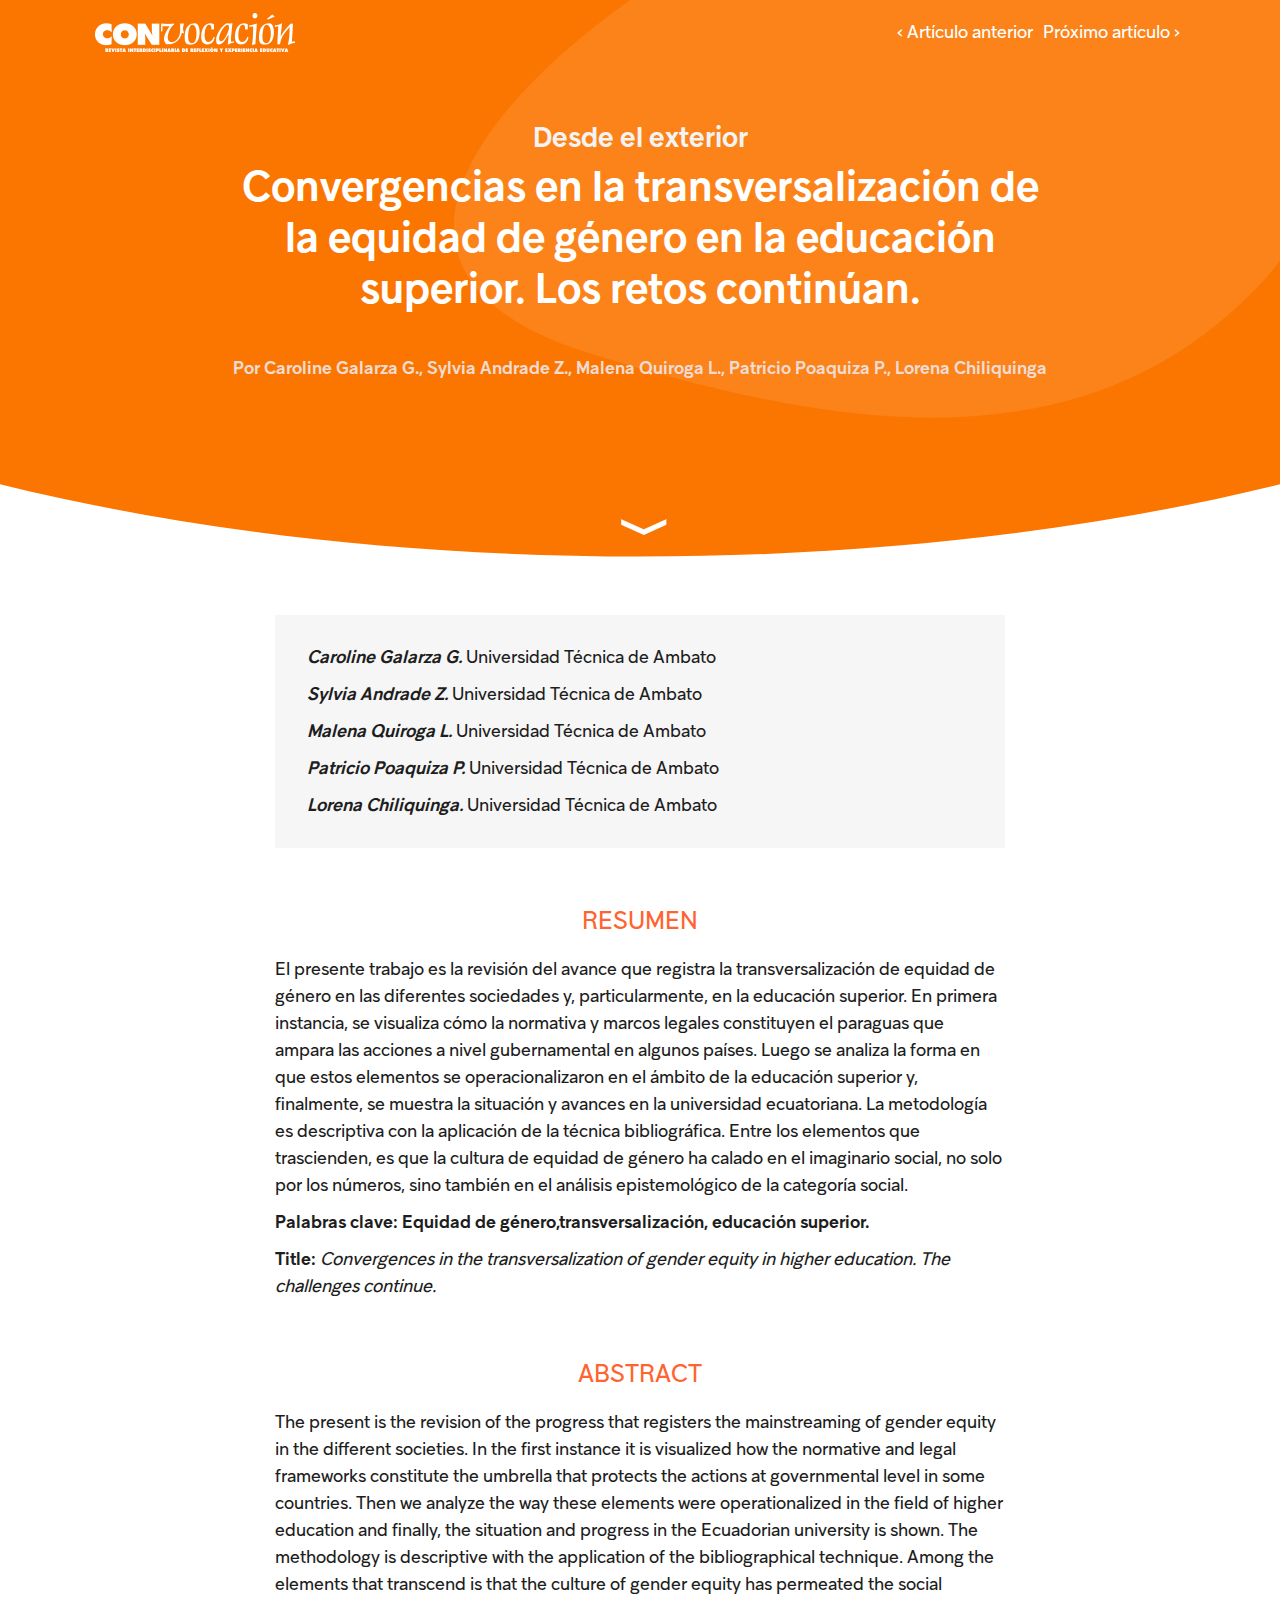
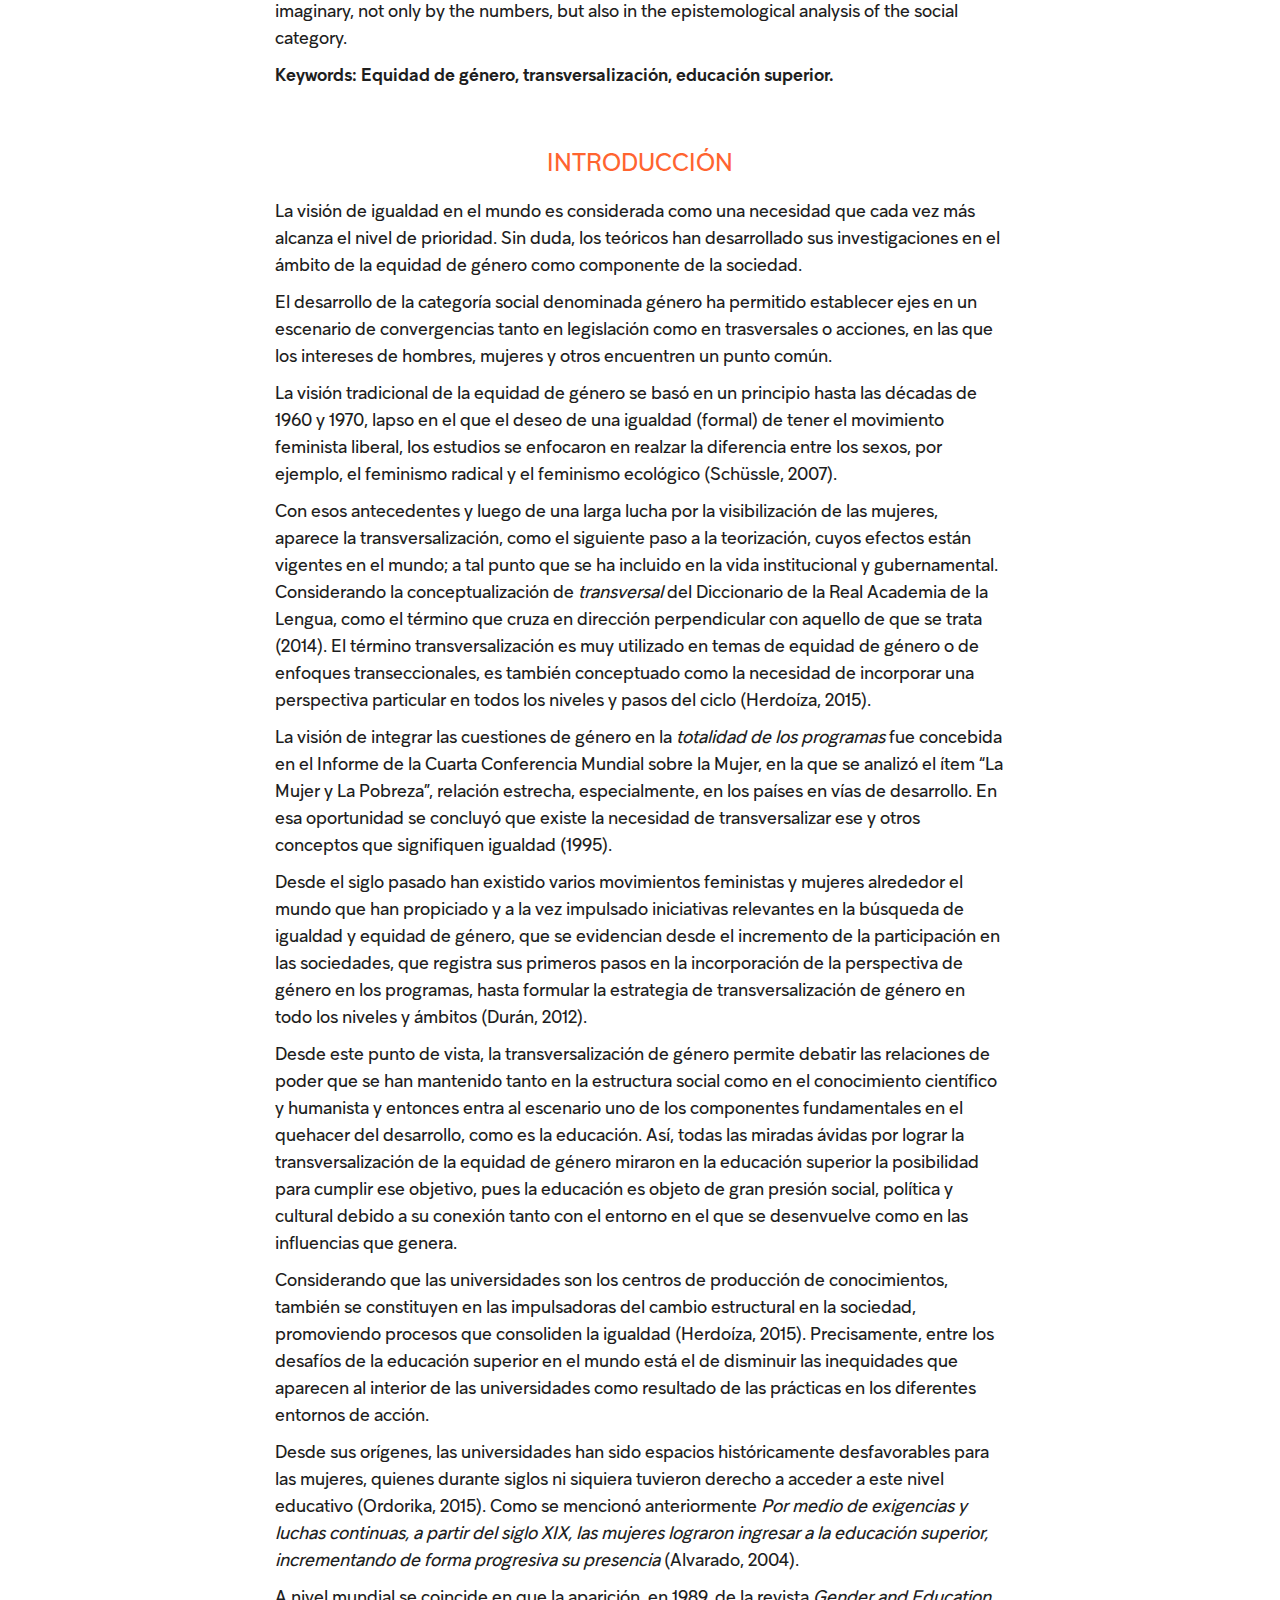
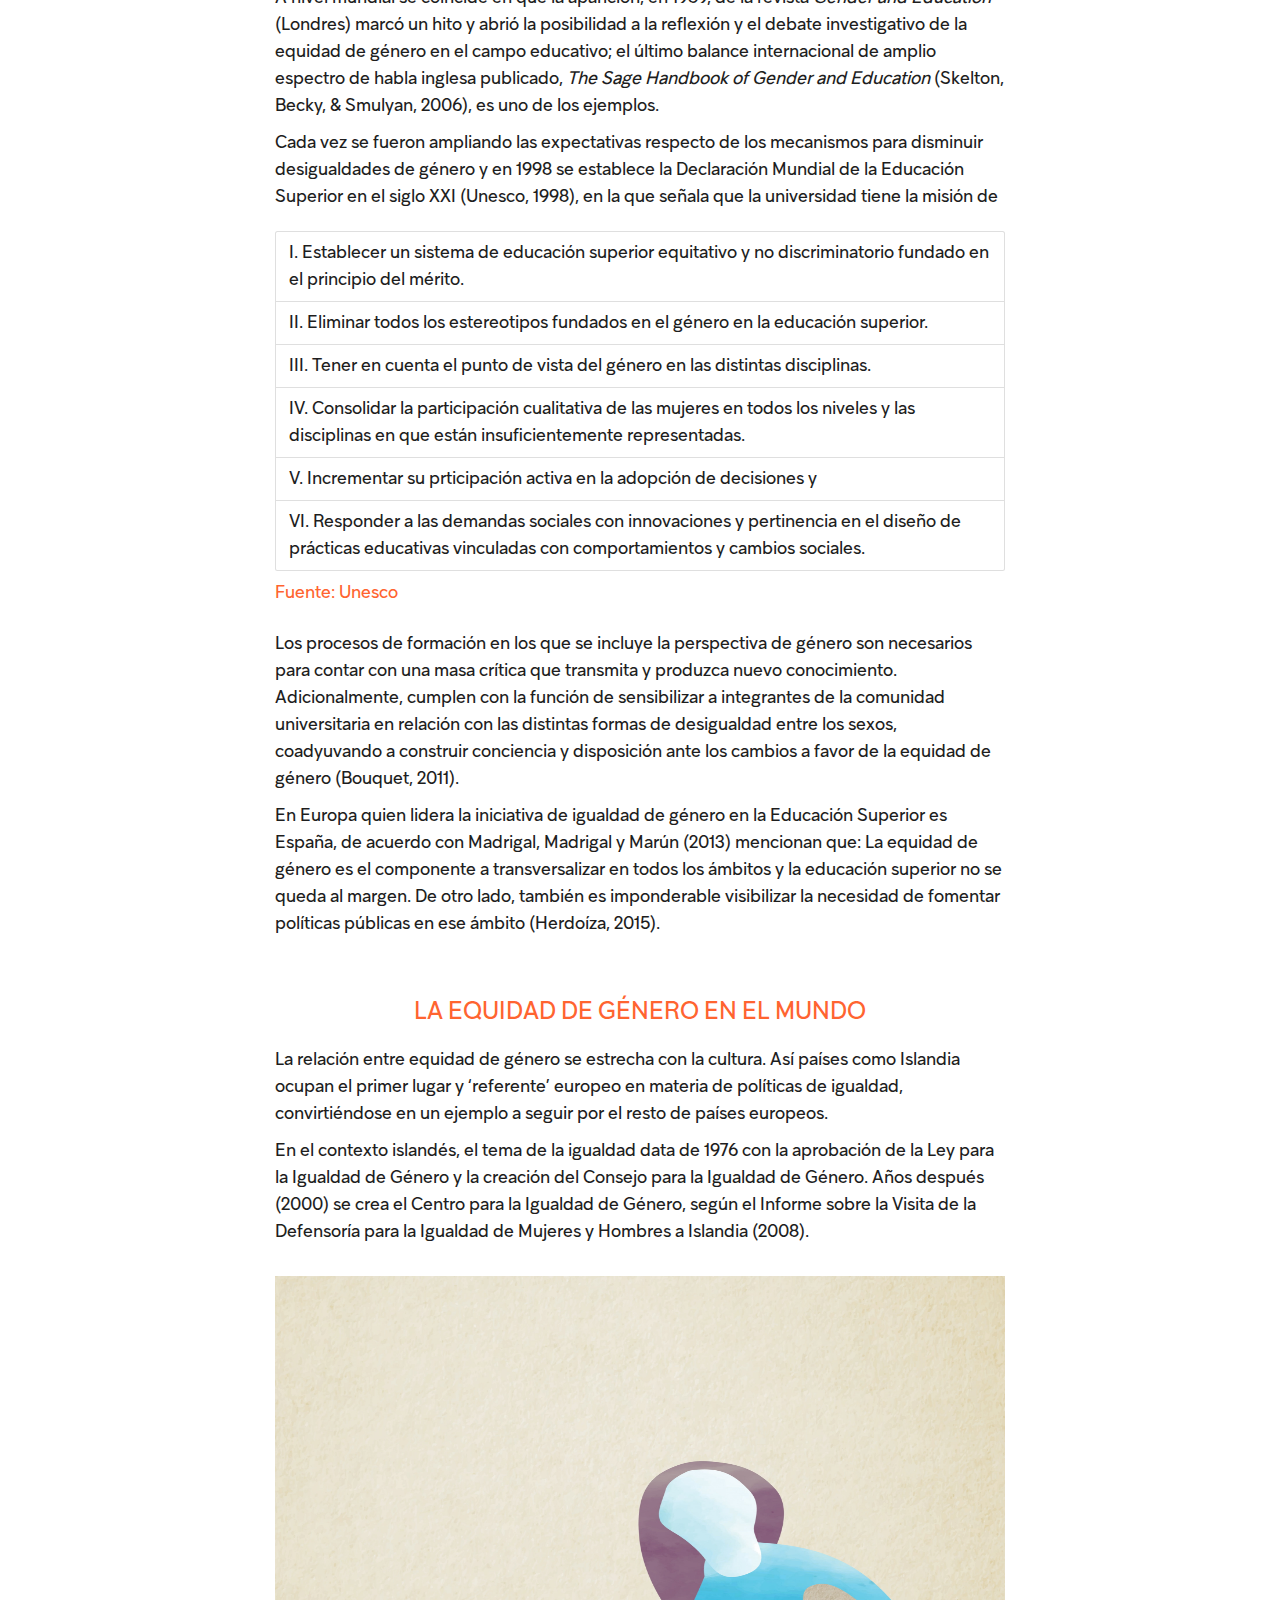
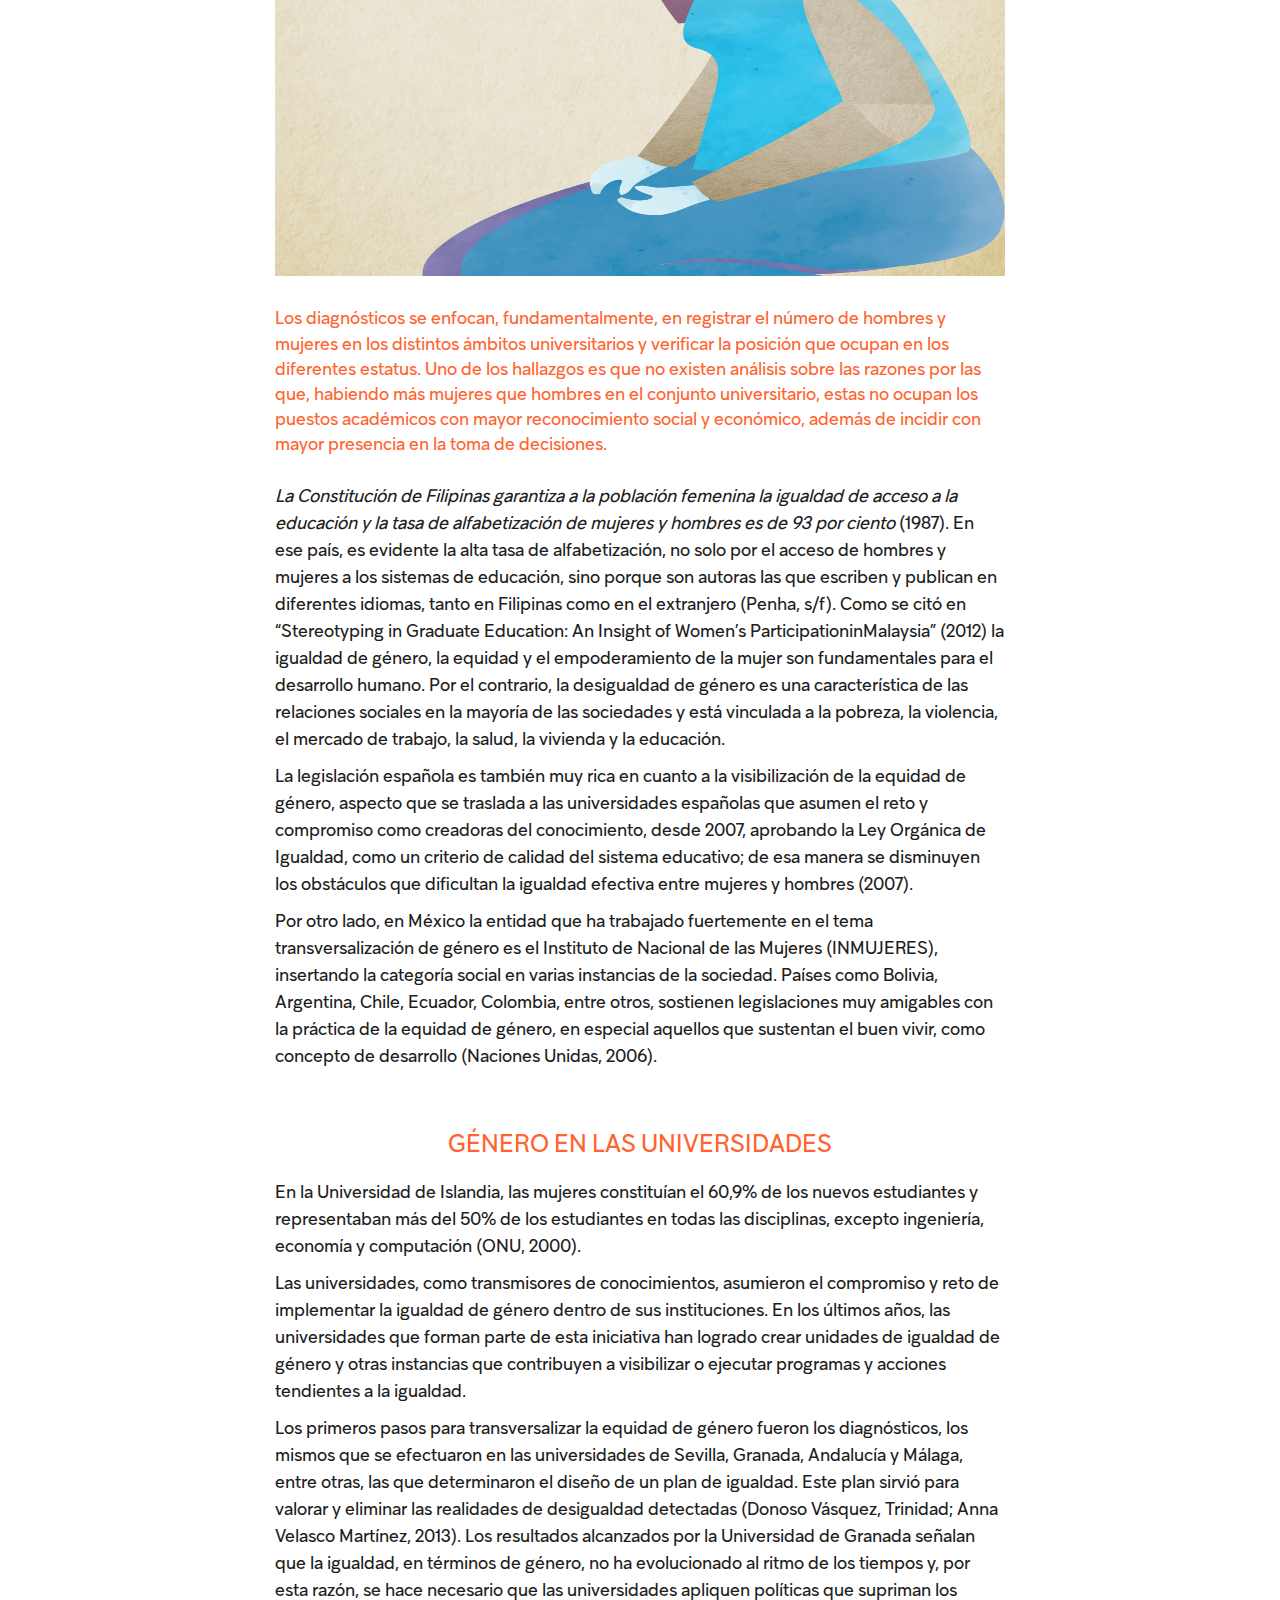
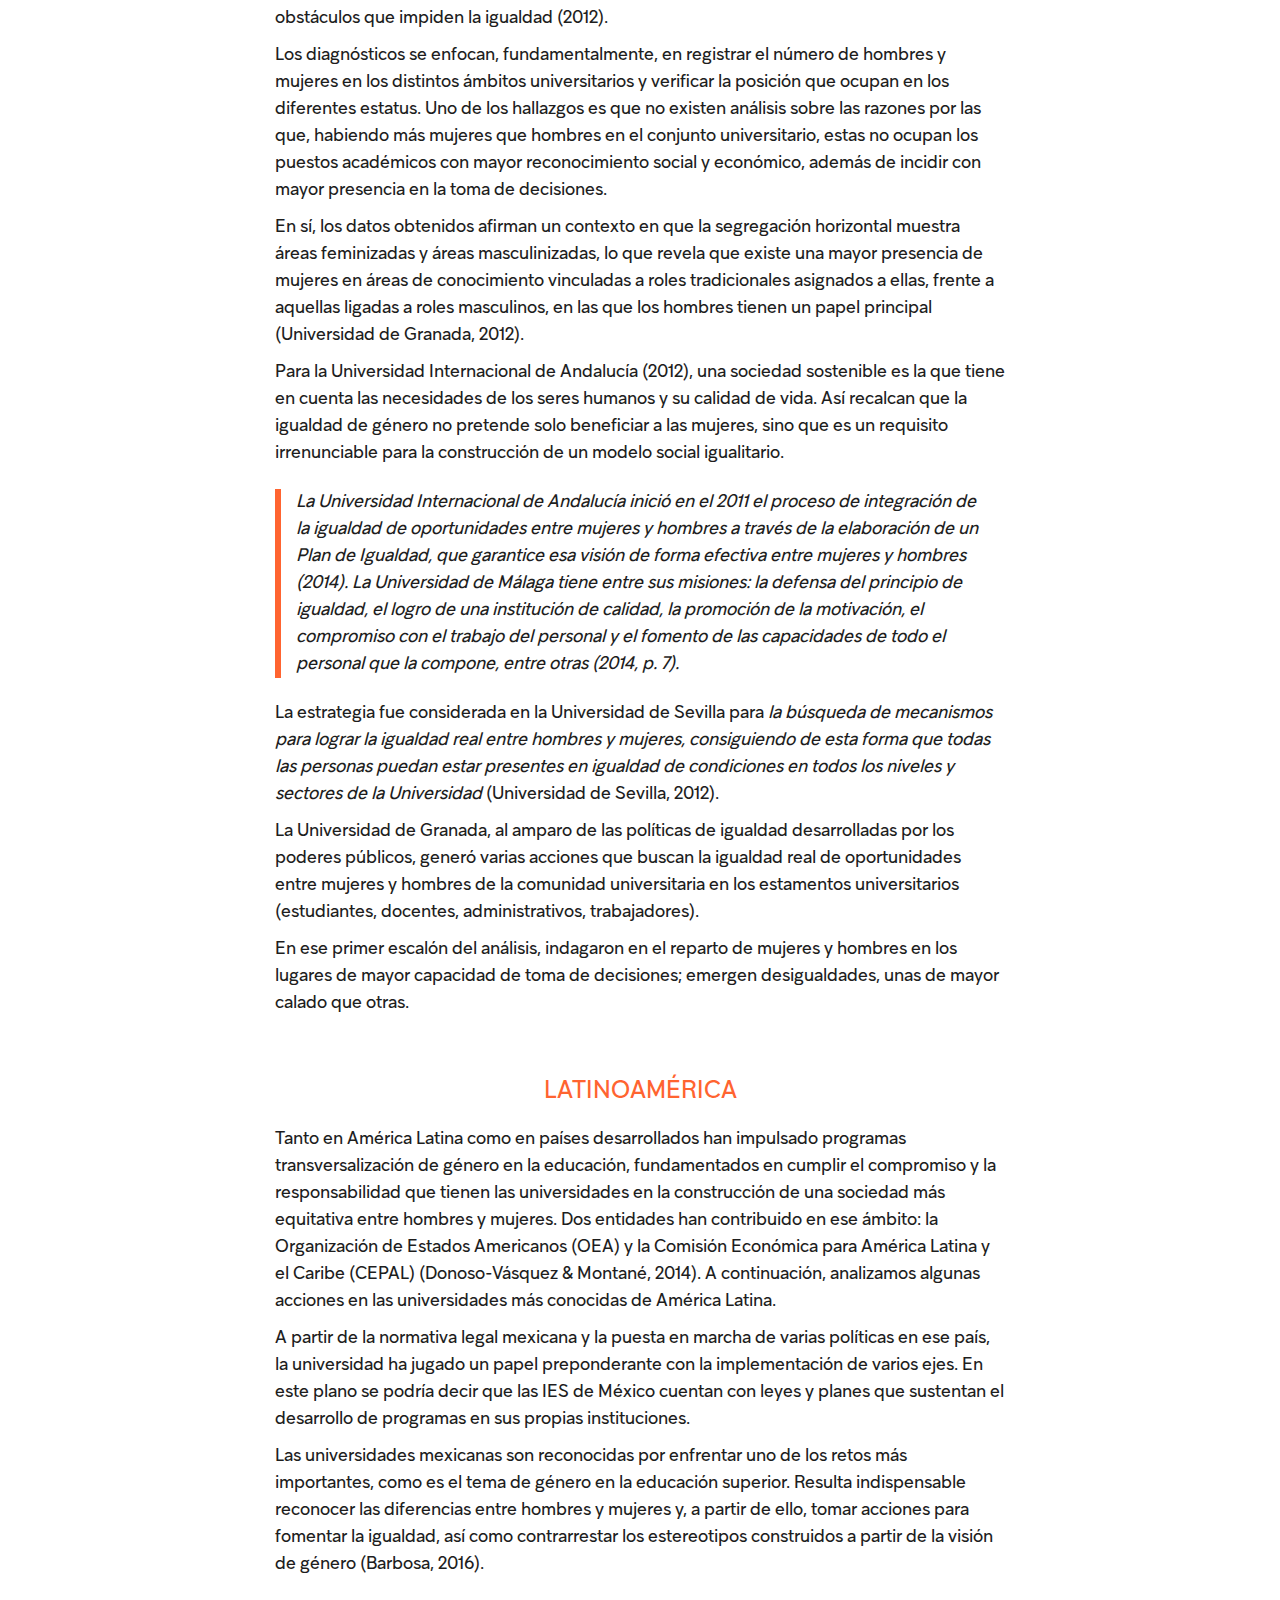
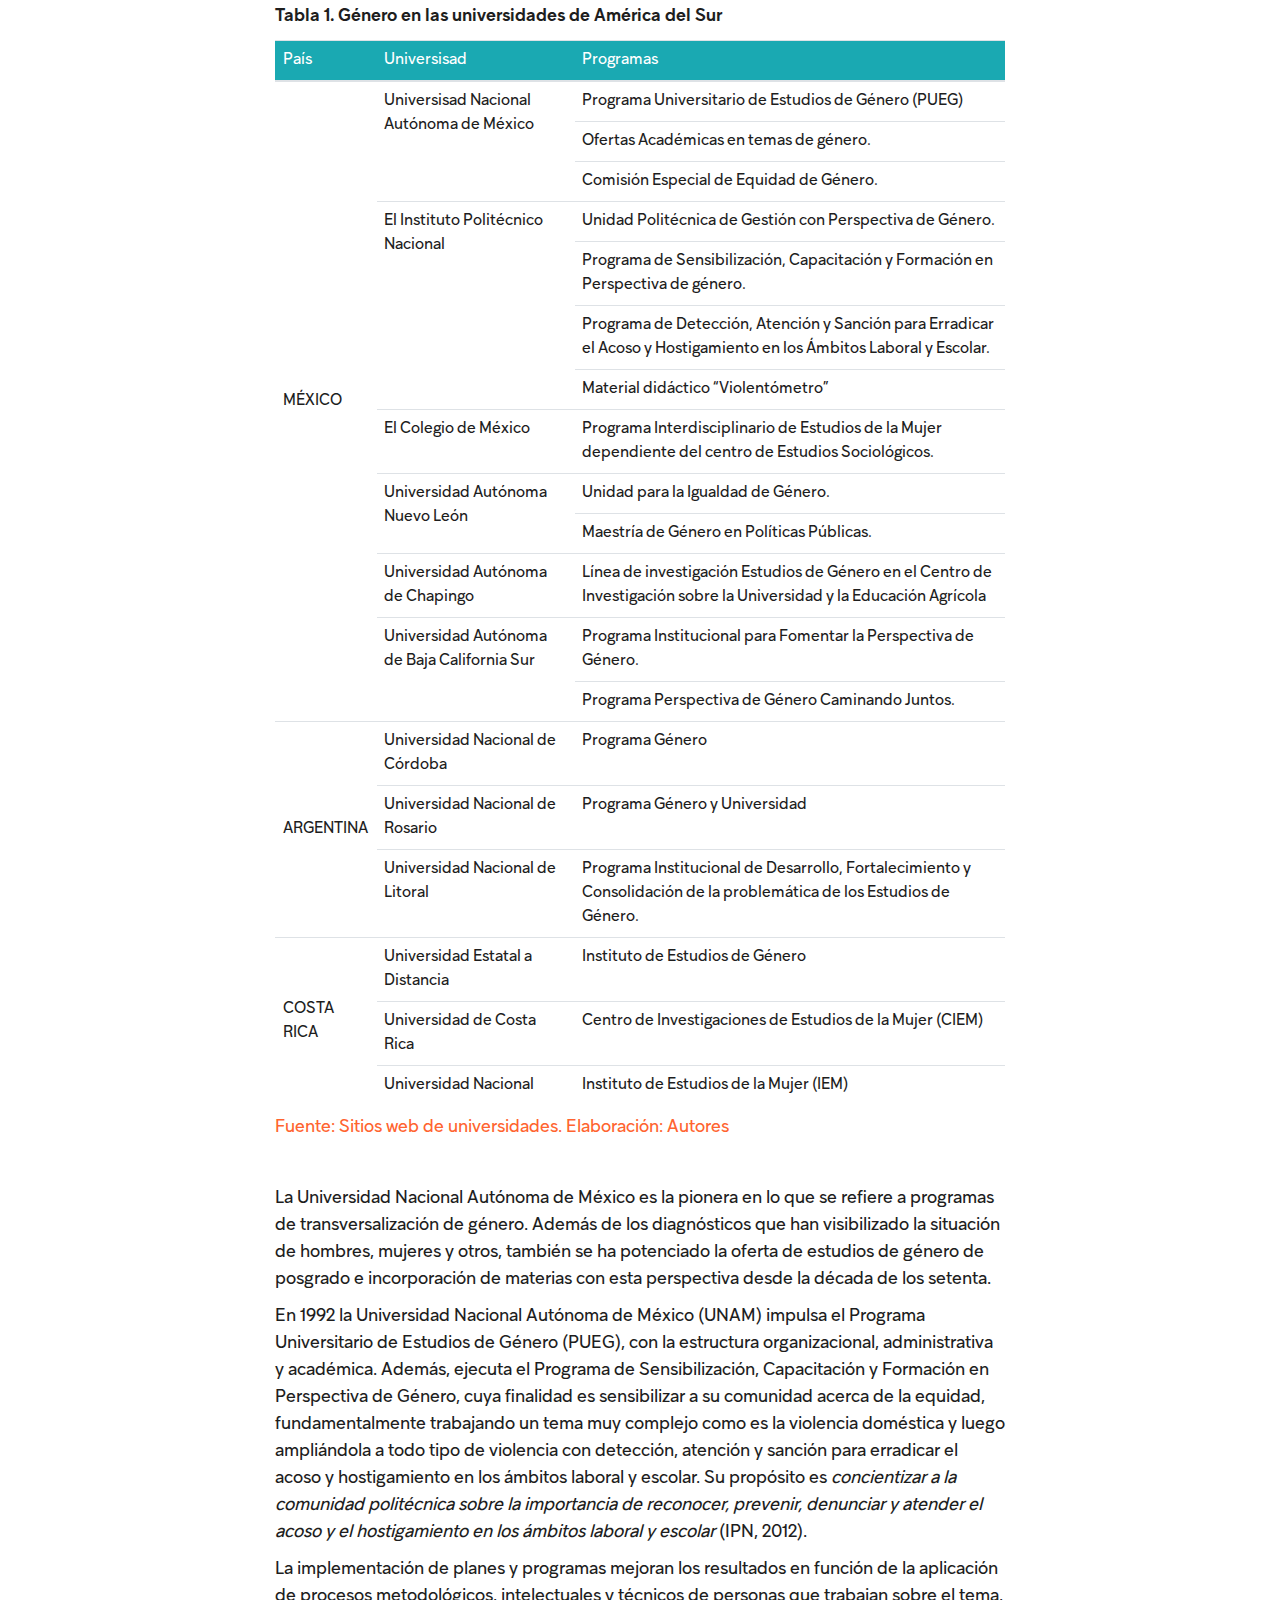
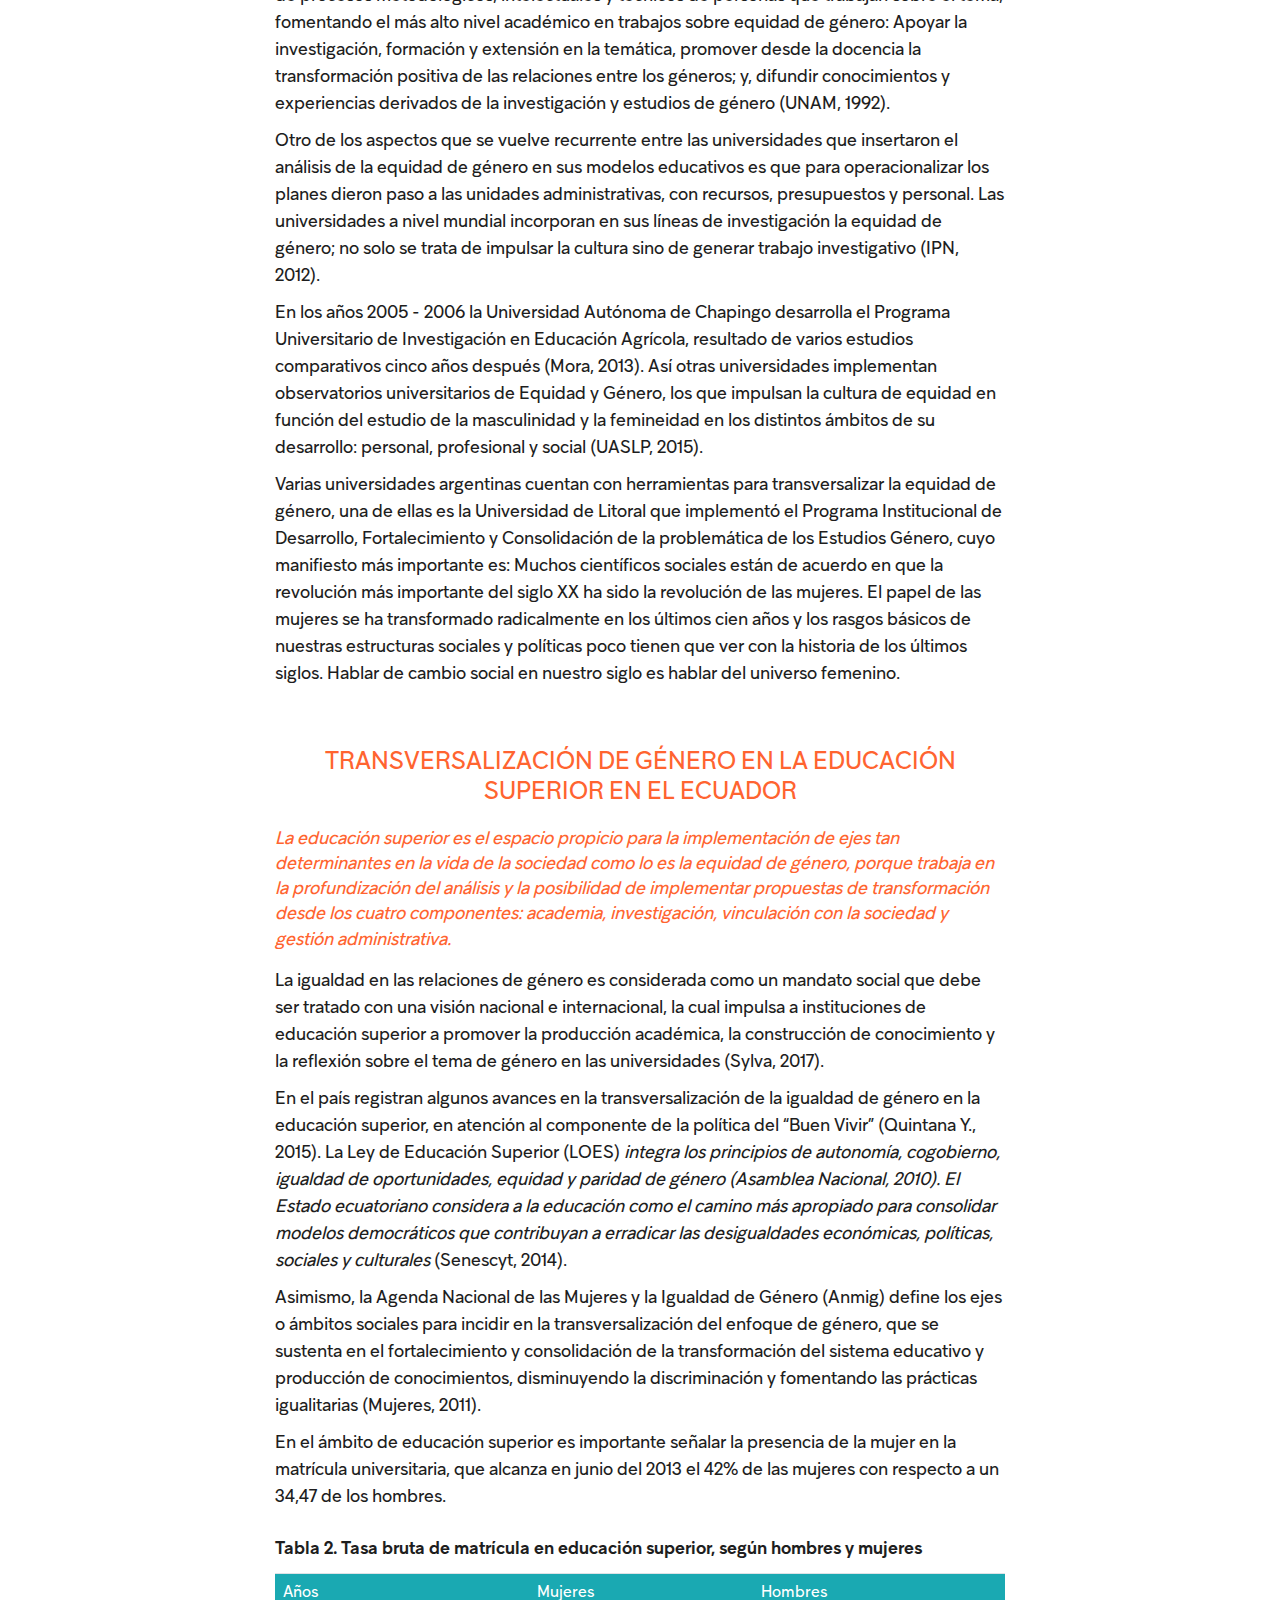
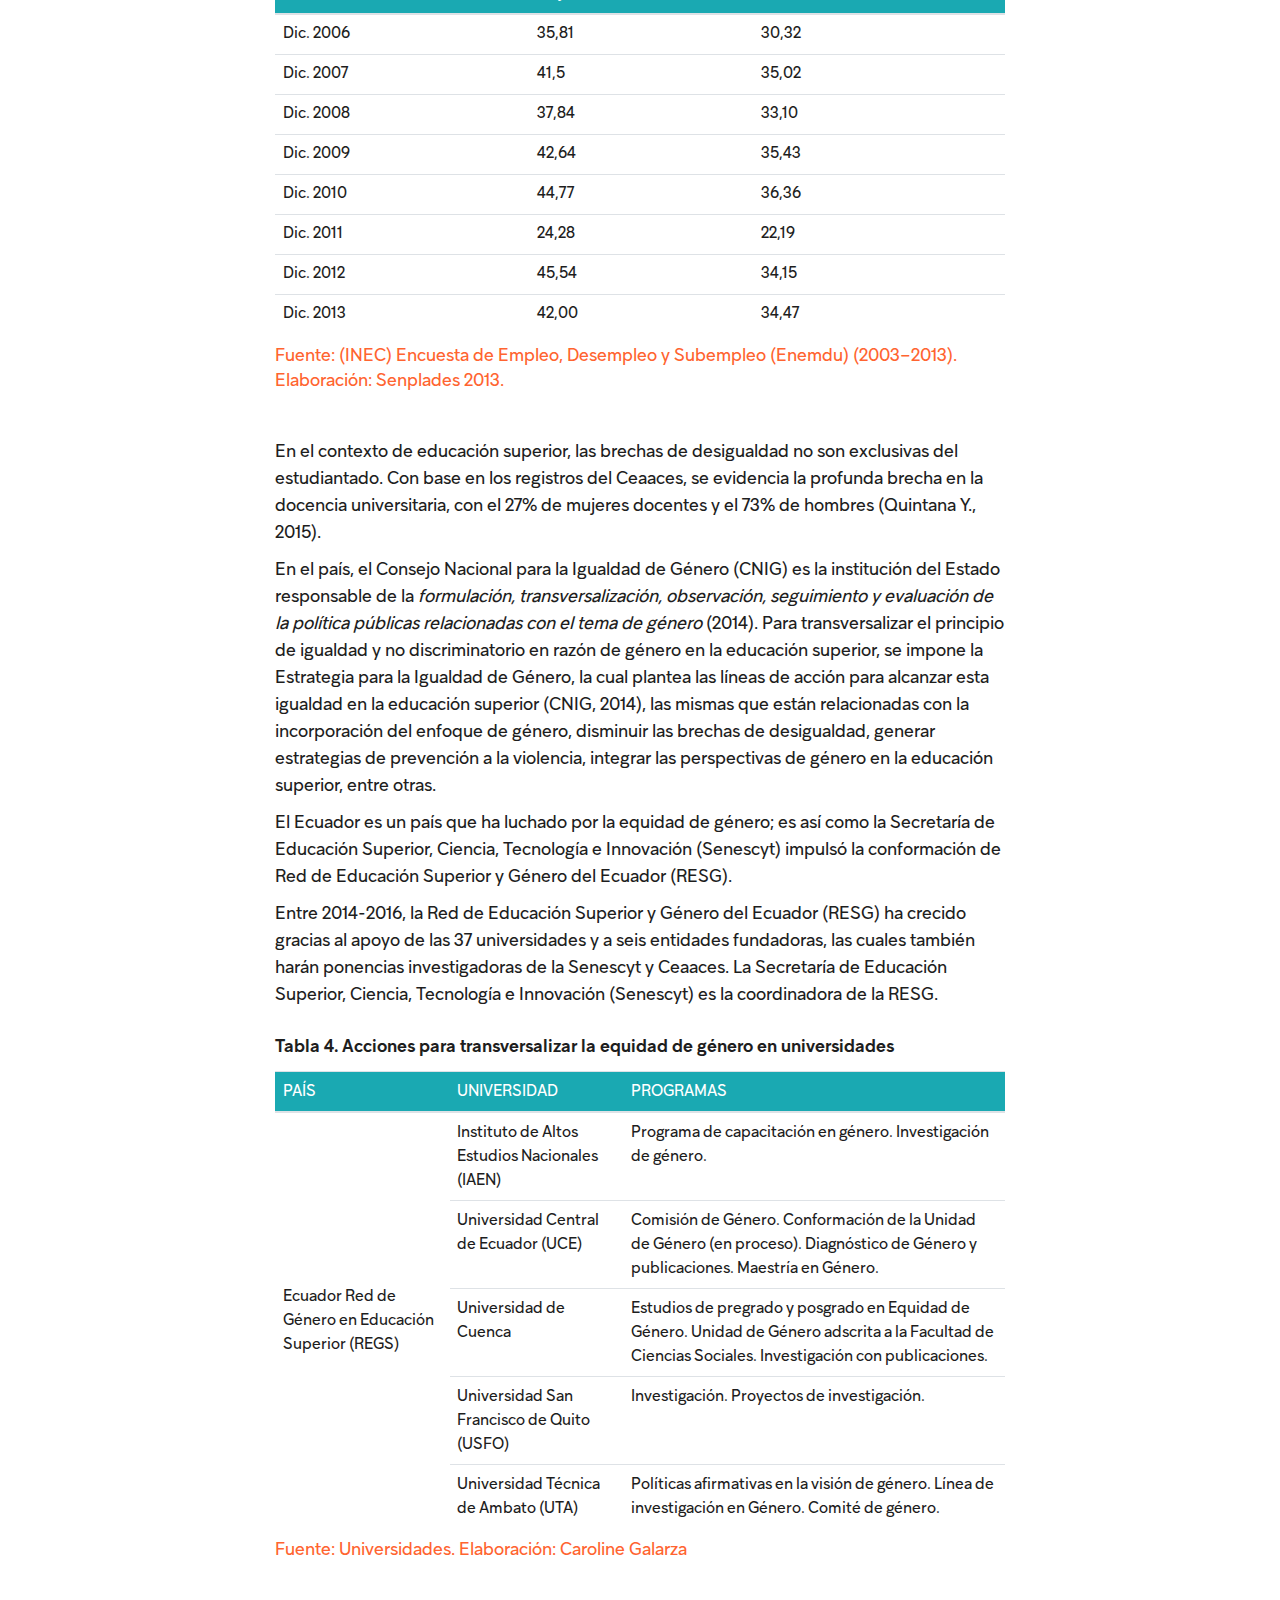
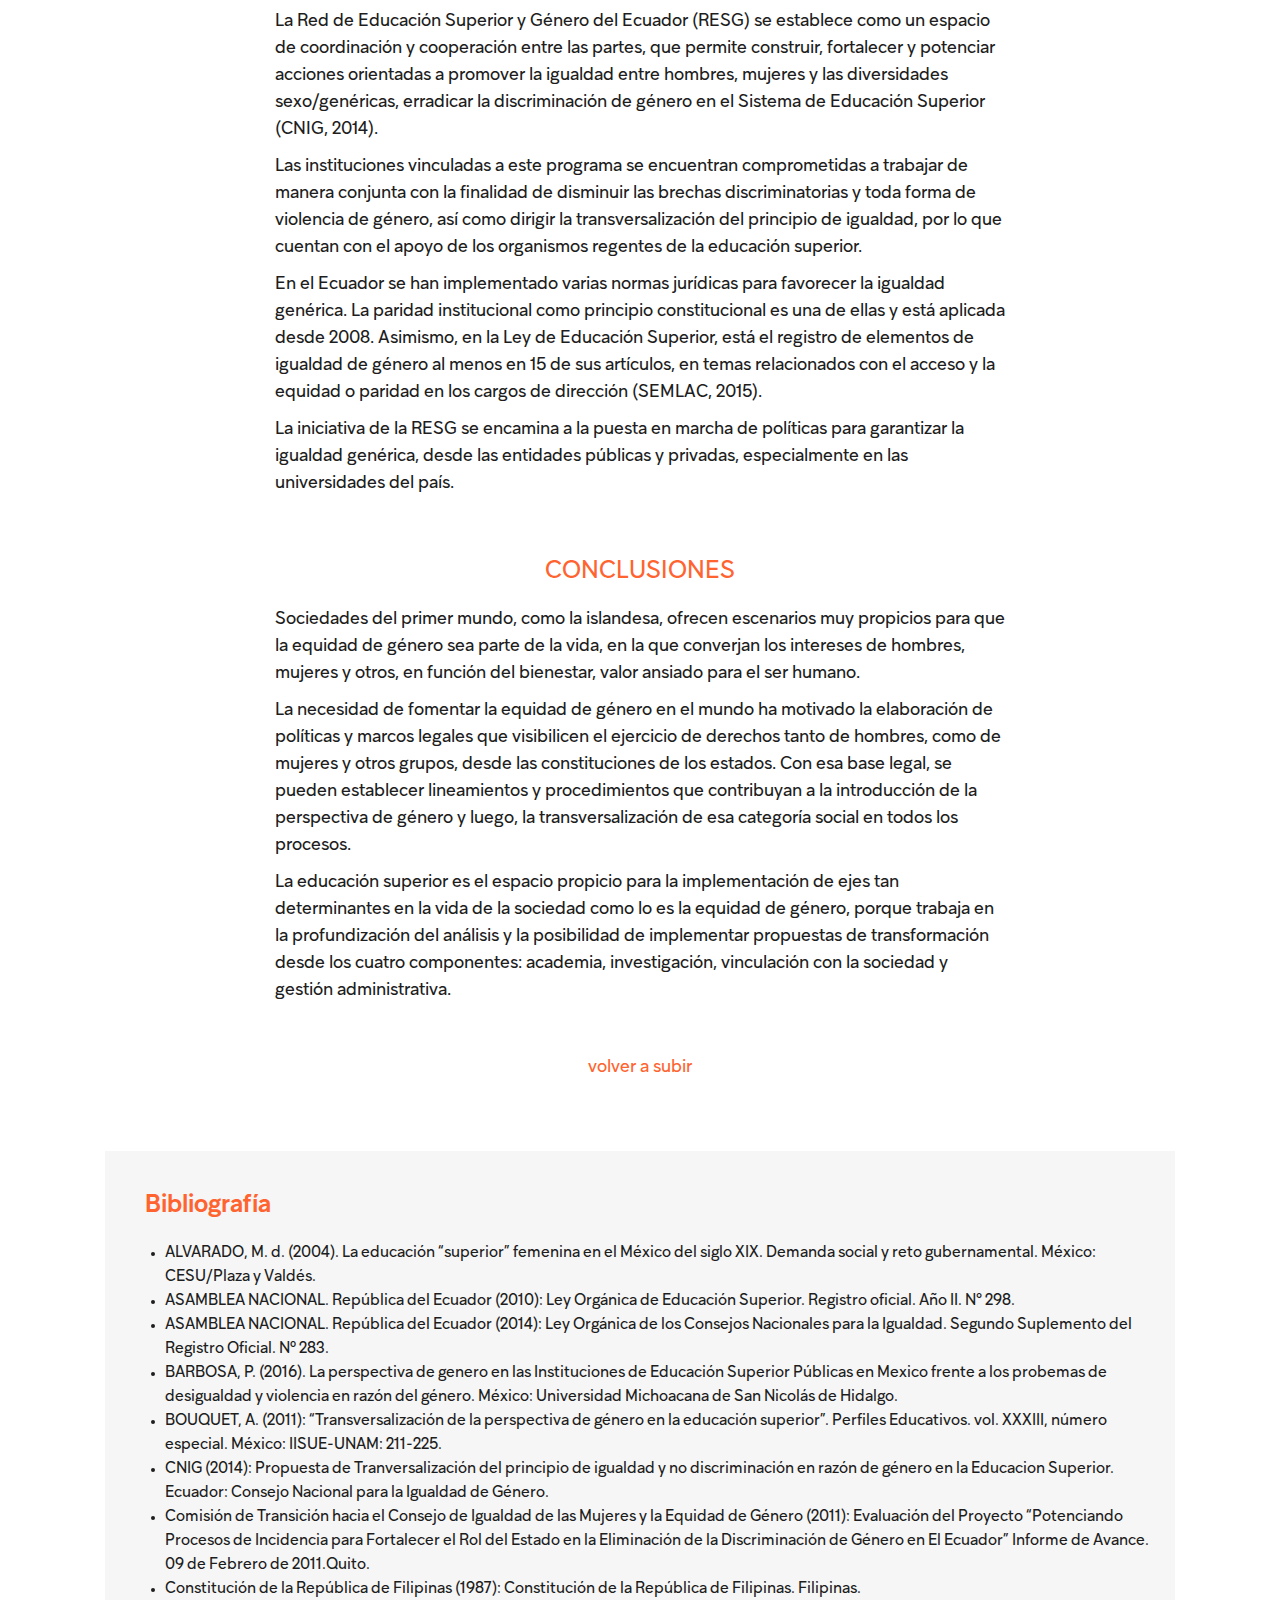
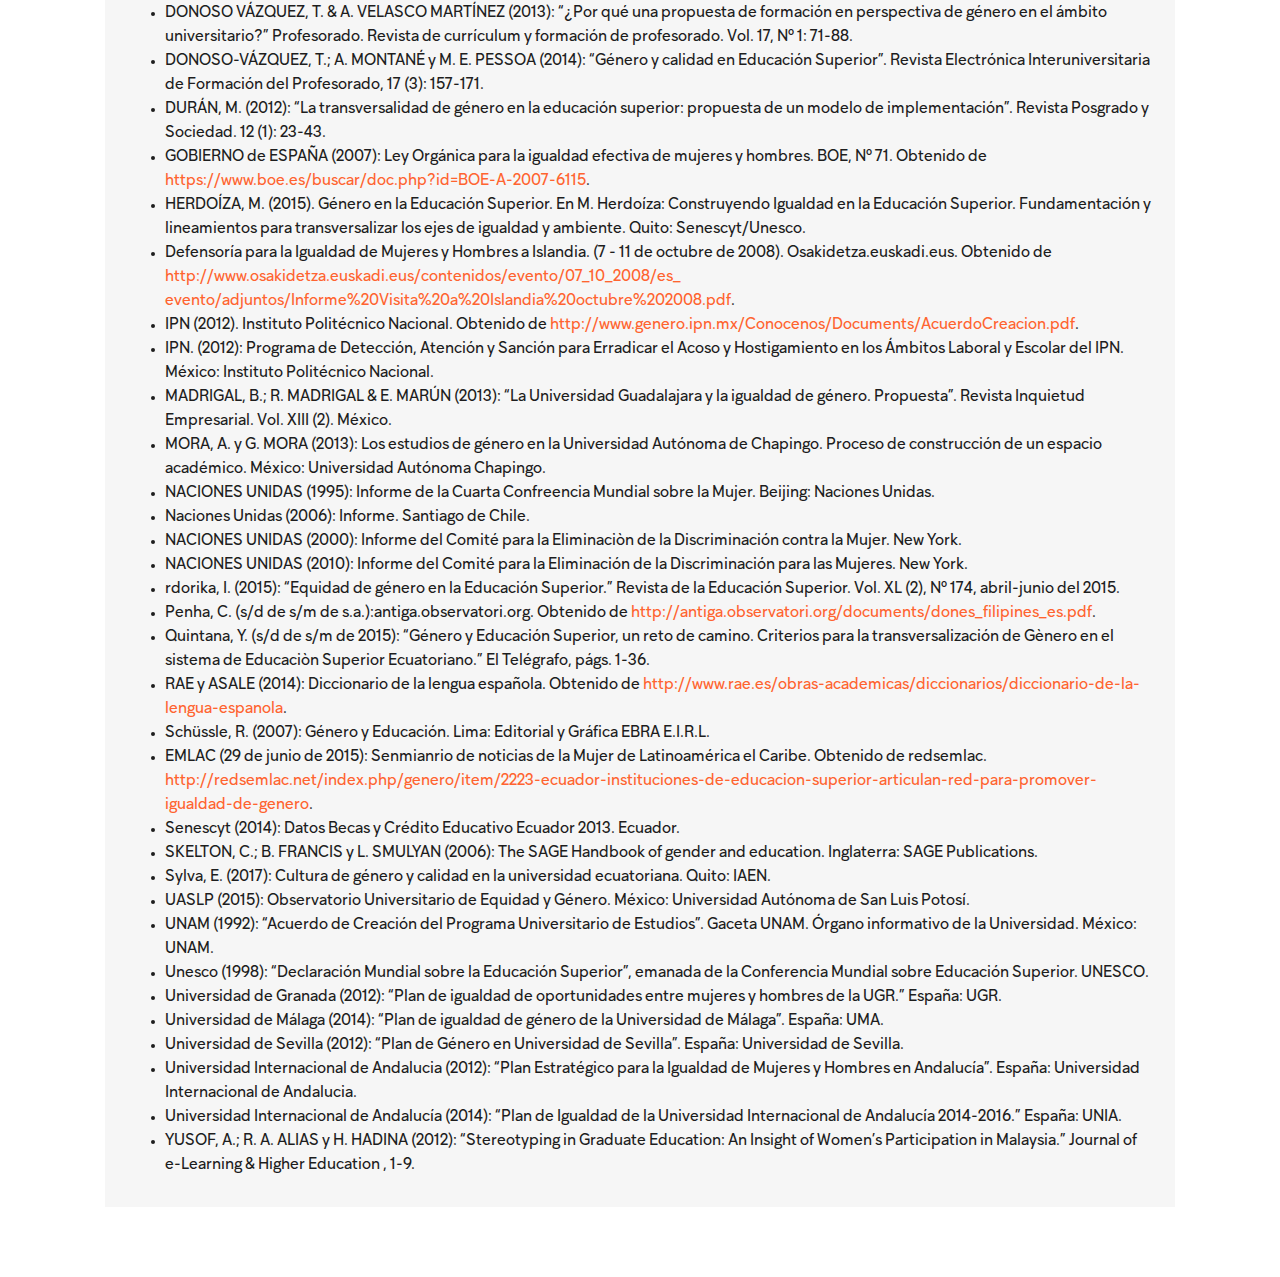
<file: desde-el-exterior.html>
<!doctype html>
<html class="no-js" lang="es">

<head>
  <meta charset="utf-8">
  <meta http-equiv="x-ua-compatible" content="ie=edge">
  <title>Convocación | Revista interdisciplinaria de reflexión y experiencia educativa</title>
  <meta name="description" content="">
  <meta name="viewport" content="width=device-width, initial-scale=1">
  <link rel="shortcut icon" type="image/png" href="assets/img/convocacion-fav.png">
  <link rel="stylesheet" href="lib/bootstrap.min.css">
  <link rel="stylesheet" href="assets/css/main.css">
  <link rel="stylesheet" href="assets/css/articles.css">


</head>

<body>


  <!-- START: Header -->
  <header class="landing-header">
    <div class="container">

      <!-- START: Navbar -->
      <nav class="navbar navbar-expand-sm navbar-light bg-faded" id="arrowUp">
        <button class="navbar-toggler" type="button" data-toggle="collapse" data-target="#nav-content" aria-controls="nav-content" aria-expanded="false" aria-label="Toggle navigation">
        <span class="navbar-toggler-icon"></span>
        </button>

        <!-- Brand -->
        <a class="navbar-brand" href="index.html">
          <img src="/assets/img/logo-convocacion-white.png" alt="">
        </a>

        <!-- Links -->
        <div class="collapse navbar-collapse justify-content-end" id="nav-content">
          <ul class="navbar-nav">
            <li class="nav-item">
              <a class="nav-link" href="aportes-teoricos-4.html">&#8249; Artículo anterior</a>
            </li>
            <li class="nav-item">
              <a class="nav-link" href="montevideo-ciudad-policia.html">Próximo artículo &#8250;</a>
            </li>
          </ul>
        </div>
      </nav>
      <!-- END: Navbar -->


      <section class="landing-title">

        <h2 class="text-center pt-3">Desde el exterior</h2>
        <h3 class="text-center pt-2">Convergencias en la transversalización de la equidad de género en la educación superior. Los retos continúan.</h3>
        <h4 class="text-center">Por Caroline Galarza G., Sylvia Andrade Z., Malena Quiroga L., Patricio Poaquiza P., Lorena Chiliquinga</h4>

      </section>

      <div class="text-center">
        <a href="#section-cards">
          <p class="arrowDown">&#9002;</p>
        </a>
      </div>

    </div>
  </header>
  <!-- END: Header -->

  <main class="container">
    <article>
      <div class="author-text" id="section-cards">
        <p><em>Caroline Galarza G.</em> Universidad Técnica de Ambato</p>

        <p><em>Sylvia Andrade Z.</em> Universidad Técnica de Ambato</p>

        <p><em>Malena Quiroga L.</em> Universidad Técnica de Ambato</p>

        <p><em>Patricio Poaquiza P.</em> Universidad Técnica de Ambato</p>

        <p><em>Lorena Chiliquinga.</em> Universidad Técnica de Ambato</p>
      </div>

      <!-- <img src="assets/img/art7_transversalizacion-min.jpg" class="img-fluid" alt=""> -->
      <header>
        <h2>Resumen</h2>
      </header>
      <p>El presente trabajo es la revisión del avance que registra la transversalización de equidad de género en las diferentes sociedades y, particularmente, en la educación superior. En primera instancia, se visualiza cómo la normativa y marcos legales
        constituyen el paraguas que ampara las acciones a nivel gubernamental en algunos países. Luego se analiza la forma en que estos elementos se operacionalizaron en el ámbito de la educación superior y, finalmente, se muestra la situación y avances
        en la universidad ecuatoriana. La metodología es descriptiva con la aplicación de la técnica bibliográfica. Entre los elementos que trascienden, es que la cultura de equidad de género ha calado en el imaginario social, no solo por los números,
        sino también en el análisis epistemológico de la categoría social.</p>
      <p><strong>Palabras clave: Equidad de género,transversalización, educación superior.</strong></p>
      <p><strong>Title: </strong><em>Convergences in the transversalization of gender equity in higher education. The challenges continue.</em></p>

      <header>
        <h2>Abstract</h2>
      </header>
      <p>The present is the revision of the progress that registers the mainstreaming of gender equity in the different societies. In the first instance it is visualized how the normative and legal frameworks constitute the umbrella that protects the actions
        at governmental level in some countries. Then we analyze the way these elements were operationalized in the field of higher education and finally, the situation and progress in the Ecuadorian university is shown. The methodology is descriptive
        with the application of the bibliographical technique. Among the elements that transcend is that the culture of gender equity has permeated the social imaginary, not only by the numbers, but also in the epistemological analysis of the social category.</p>
      <p><strong>Keywords: Equidad de género, transversalización, educación superior.</strong></p>
    </article>

    <article>
      <header>
        <h2>Introducción</h2>
      </header>
      <p>La visión de igualdad en el mundo es considerada como una necesidad que cada vez más alcanza el nivel de prioridad. Sin duda, los teóricos han desarrollado sus investigaciones en el ámbito de la equidad de género como componente de la sociedad.</p>
      <p>El desarrollo de la categoría social denominada género ha permitido establecer ejes en un escenario de convergencias tanto en legislación como en trasversales o acciones, en las que los intereses de hombres, mujeres y otros encuentren un punto común.</p>
      <p>La visión tradicional de la equidad de género se basó en un principio hasta las décadas de 1960 y 1970, lapso en el que el deseo de una igualdad (formal) de tener el movimiento feminista liberal, los estudios se enfocaron en realzar la diferencia
        entre los sexos, por ejemplo, el feminismo radical y el feminismo ecológico (Schüssle, 2007).</p>
      <p>Con esos antecedentes y luego de una larga lucha por la visibilización de las mujeres, aparece la transversalización, como el siguiente paso a la teorización, cuyos efectos están vigentes en el mundo; a tal punto que se ha incluido en la vida institucional
        y gubernamental. Considerando la conceptualización de <em>transversal</em> del Diccionario de la Real Academia de la Lengua, como el término que cruza en dirección perpendicular con aquello de que se trata (2014). El término transversalización
        es muy utilizado en temas de equidad de género o de enfoques transeccionales, es también conceptuado como la necesidad de incorporar una perspectiva particular en todos los niveles y pasos del ciclo (Herdoíza, 2015).</p>
      <p>La visión de integrar las cuestiones de género en la <em>totalidad de los programas</em> fue concebida en el Informe de la Cuarta Conferencia Mundial sobre la Mujer, en la que se analizó el ítem “La Mujer y La Pobreza”, relación estrecha, especialmente,
        en los países en vías de desarrollo. En esa oportunidad se concluyó que existe la necesidad de transversalizar ese y otros conceptos que signifiquen igualdad (1995).</p>
      <p>Desde el siglo pasado han existido varios movimientos feministas y mujeres alrededor el mundo que han propiciado y a la vez impulsado iniciativas relevantes en la búsqueda de igualdad y equidad de género, que se evidencian desde el incremento de
        la participación en las sociedades, que registra sus primeros pasos en la incorporación de la perspectiva de género en los programas, hasta formular la estrategia de transversalización de género en todo los niveles y ámbitos (Durán, 2012).</p>
      <p>Desde este punto de vista, la transversalización de género permite debatir las relaciones de poder que se han mantenido tanto en la estructura social como en el conocimiento científico y humanista y entonces entra al escenario uno de los componentes
        fundamentales en el quehacer del desarrollo, como es la educación. Así, todas las miradas ávidas por lograr la transversalización de la equidad de género miraron en la educación superior la posibilidad para cumplir ese objetivo, pues la educación
        es objeto de gran presión social, política y cultural debido a su conexión tanto con el entorno en el que se desenvuelve como en las influencias que genera.</p>
      <p>Considerando que las universidades son los centros de producción de conocimientos, también se constituyen en las impulsadoras del cambio estructural en la sociedad, promoviendo procesos que consoliden la igualdad (Herdoíza, 2015). Precisamente,
        entre los desafíos de la educación superior en el mundo está el de disminuir las inequidades que aparecen al interior de las universidades como resultado de las prácticas en los diferentes entornos de acción.</p>
      <p>Desde sus orígenes, las universidades han sido espacios históricamente desfavorables para las mujeres, quienes durante siglos ni siquiera tuvieron derecho a acceder a este nivel educativo (Ordorika, 2015). Como se mencionó anteriormente <em>Por medio de exigencias y luchas continuas, a partir del siglo XIX, las mujeres lograron ingresar a la educación superior, incrementando de forma progresiva su presencia</em>        (Alvarado, 2004).</p>
      <p>A nivel mundial se coincide en que la aparición, en 1989, de la revista <em>Gender and Education</em> (Londres) marcó un hito y abrió la posibilidad a la reflexión y el debate investigativo de la equidad de género en el campo educativo; el último
        balance internacional de amplio espectro de habla inglesa publicado, <em>The Sage Handbook of Gender and Education</em> (Skelton, Becky, & Smulyan, 2006), es uno de los ejemplos.</p>
      <p>Cada vez se fueron ampliando las expectativas respecto de los mecanismos para disminuir desigualdades de género y en 1998 se establece la Declaración Mundial de la Educación Superior en el siglo XXI (Unesco, 1998), en la que señala que la universidad
        tiene la misión de</p>
      <figure class="figure">
        <ul class="list-group mt-3 mb-3">
          <li class="list-group-item">I. Establecer un sistema de educación superior equitativo y no discriminatorio fundado en el principio del mérito.</li>
          <li class="list-group-item">II. Eliminar todos los estereotipos fundados en el género en la educación superior.</li>
          <li class="list-group-item">III. Tener en cuenta el punto de vista del género en las distintas disciplinas.</li>
          <li class="list-group-item">IV. Consolidar la participación cualitativa de las mujeres en todos los niveles y las disciplinas en que están insuficientemente representadas.</li>
          <li class="list-group-item">V. Incrementar su prticipación activa en la adopción de decisiones y</li>
          <li class="list-group-item">VI. Responder a las demandas sociales con innovaciones y pertinencia en el diseño de prácticas educativas vinculadas con comportamientos y cambios sociales.</li>
        </ul>
        <figcaption class="figure-caption">Fuente: Unesco</figcaption>
      </figure>
      <p>Los procesos de formación en los que se incluye la perspectiva de género son necesarios para contar con una masa crítica que transmita y produzca nuevo conocimiento. Adicionalmente, cumplen con la función de sensibilizar a integrantes de la comunidad
        universitaria en relación con las distintas formas de desigualdad entre los sexos, coadyuvando a construir conciencia y disposición ante los cambios a favor de la equidad de género (Bouquet, 2011).</p>
      <p>En Europa quien lidera la iniciativa de igualdad de género en la Educación Superior es España, de acuerdo con Madrigal, Madrigal y Marún (2013) mencionan que: La equidad de género es el componente a transversalizar en todos los ámbitos y la educación
        superior no se queda al margen. De otro lado, también es imponderable visibilizar la necesidad de fomentar políticas públicas en ese ámbito (Herdoíza, 2015).</p>
    </article>

    <article>
      <header>
        <h2>La equidad de género en el mundo</h2>
      </header>
      <p>La relación entre equidad de género se estrecha con la cultura. Así países como Islandia ocupan el primer lugar y ‘referente’ europeo en materia de políticas de igualdad, convirtiéndose en un ejemplo a seguir por el resto de países europeos.</p>
      <p>En el contexto islandés, el tema de la igualdad data de 1976 con la aprobación de la Ley para la Igualdad de Género y la creación del Consejo para la Igualdad de Género. Años después (2000) se crea el Centro para la Igualdad de Género, según el
        Informe sobre la Visita de la Defensoría para la Igualdad de Mujeres y Hombres a Islandia (2008).</p>
      <figure class="figure">
        <img src="assets/img/art7_transversalizacion-min.jpg" class="figure-img img-fluid" alt="Evaluacion2">
        <figcaption class="figure-caption">Los diagnósticos se enfocan, fundamentalmente, en registrar el número de hombres y mujeres en los distintos ámbitos universitarios y verificar la posición que ocupan en los diferentes estatus. Uno de los hallazgos es que no existen análisis sobre
          las razones por las que, habiendo más mujeres que hombres en el conjunto universitario, estas no ocupan los puestos académicos con mayor reconocimiento social y económico, además de incidir con mayor presencia en la toma de decisiones.</figcaption>
      </figure>
      <p><em>La Constitución de Filipinas garantiza a la población femenina la igualdad de acceso a la educación y la tasa de alfabetización de mujeres y hombres es de 93 por ciento </em>(1987). En ese país, es evidente la alta tasa de alfabetización, no
        solo por el acceso de hombres y mujeres a los sistemas de educación, sino porque son autoras las que escriben y publican en diferentes idiomas, tanto en Filipinas como en el extranjero (Penha, s/f). Como se citó en “Stereotyping in Graduate Education:
        An Insight of Women’s ParticipationinMalaysia” (2012) la igualdad de género, la equidad y el empoderamiento de la mujer son fundamentales para el desarrollo humano. Por el contrario, la desigualdad de género es una característica de las relaciones
        sociales en la mayoría de las sociedades y está vinculada a la pobreza, la violencia, el mercado de trabajo, la salud, la vivienda y la educación.</p>
      <p>La legislación española es también muy rica en cuanto a la visibilización de la equidad de género, aspecto que se traslada a las universidades españolas que asumen el reto y compromiso como creadoras del conocimiento, desde 2007, aprobando la Ley
        Orgánica de Igualdad, como un criterio de calidad del sistema educativo; de esa manera se disminuyen los obstáculos que dificultan la igualdad efectiva entre mujeres y hombres (2007).</p>
      <p>Por otro lado, en México la entidad que ha trabajado fuertemente en el tema transversalización de género es el Instituto de Nacional de las Mujeres (INMUJERES), insertando la categoría social en varias instancias de la sociedad. Países como Bolivia,
        Argentina, Chile, Ecuador, Colombia, entre otros, sostienen legislaciones muy amigables con la práctica de la equidad de género, en especial aquellos que sustentan el buen vivir, como concepto de desarrollo (Naciones Unidas, 2006).</p>
    </article>


    <article>
      <header>
        <h2>Género en las universidades</h2>
      </header>
      <p>En la Universidad de Islandia, las mujeres constituían el 60,9% de los nuevos estudiantes y representaban más del 50% de los estudiantes en todas las disciplinas, excepto ingeniería, economía y computación (ONU, 2000).</p>
      <p>Las universidades, como transmisores de conocimientos, asumieron el compromiso y reto de implementar la igualdad de género dentro de sus instituciones. En los últimos años, las universidades que forman parte de esta iniciativa han logrado crear
        unidades de igualdad de género y otras instancias que contribuyen a visibilizar o ejecutar programas y acciones tendientes a la igualdad.</p>
      <p>Los primeros pasos para transversalizar la equidad de género fueron los diagnósticos, los mismos que se efectuaron en las universidades de Sevilla, Granada, Andalucía y Málaga, entre otras, las que determinaron el diseño de un plan de igualdad.
        Este plan sirvió para valorar y eliminar las realidades de desigualdad detectadas (Donoso Vásquez, Trinidad; Anna Velasco Martínez, 2013). Los resultados alcanzados por la Universidad de Granada señalan que la igualdad, en términos de género,
        no ha evolucionado al ritmo de los tiempos y, por esta razón, se hace necesario que las universidades apliquen políticas que supriman los obstáculos que impiden la igualdad (2012).</p>
      <p>Los diagnósticos se enfocan, fundamentalmente, en registrar el número de hombres y mujeres en los distintos ámbitos universitarios y verificar la posición que ocupan en los diferentes estatus. Uno de los hallazgos es que no existen análisis sobre
        las razones por las que, habiendo más mujeres que hombres en el conjunto universitario, estas no ocupan los puestos académicos con mayor reconocimiento social y económico, además de incidir con mayor presencia en la toma de decisiones.</p>
      <p>En sí, los datos obtenidos afirman un contexto en que la segregación horizontal muestra áreas feminizadas y áreas masculinizadas, lo que revela que existe una mayor presencia de mujeres en áreas de conocimiento vinculadas a roles tradicionales asignados
        a ellas, frente a aquellas ligadas a roles masculinos, en las que los hombres tienen un papel principal (Universidad de Granada, 2012).</p>
      <p>Para la Universidad Internacional de Andalucía (2012), una sociedad sostenible es la que tiene en cuenta las necesidades de los seres humanos y su calidad de vida. Así recalcan que la igualdad de género no pretende solo beneficiar a las mujeres,
        sino que es un requisito irrenunciable para la construcción de un modelo social igualitario.</p>
      <div class="marker-line">
        <blockquote class="blockquote">
          <p><em>La Universidad Internacional de Andalucía inició en el 2011 el proceso de integración de la igualdad de oportunidades entre mujeres y hombres a través de la elaboración de un Plan de Igualdad, que garantice esa visión de forma efectiva entre  mujeres y hombres (2014). La Universidad de Málaga tiene entre sus misiones: la defensa del principio de igualdad, el logro de una institución de calidad, la promoción de la motivación,  el compromiso con el trabajo del personal y el fomento de las capacidades de todo el personal que la compone, entre otras (2014, p. 7).</em></p>
        </blockquote>
      </div>
      <p>La estrategia fue considerada en la Universidad de Sevilla para <em>la búsqueda de mecanismos para lograr la igualdad real entre hombres y mujeres, consiguiendo de esta forma que todas las personas puedan estar presentes en igualdad de condiciones en todos los niveles y sectores de la Universidad</em>        (Universidad de Sevilla, 2012).</p>
      <p>La Universidad de Granada, al amparo de las políticas de igualdad desarrolladas por los poderes públicos, generó varias acciones que buscan la igualdad real de oportunidades entre mujeres y hombres de la comunidad universitaria en los estamentos
        universitarios (estudiantes, docentes, administrativos, trabajadores).</p>
      <p>En ese primer escalón del análisis, indagaron en el reparto de mujeres y hombres en los lugares de mayor capacidad de toma de decisiones; emergen desigualdades, unas de mayor calado que otras.</p>
    </article>

    <article>
      <header>
        <h2>Latinoamérica</h2>
      </header>
      <p>Tanto en América Latina como en países desarrollados han impulsado programas transversalización de género en la educación, fundamentados en cumplir el compromiso y la responsabilidad que tienen las universidades en la construcción de una sociedad
        más equitativa entre hombres y mujeres. Dos entidades han contribuido en ese ámbito: la Organización de Estados Americanos (OEA) y la Comisión Económica para América Latina y el Caribe (CEPAL) (Donoso-Vásquez & Montané, 2014). A continuación,
        analizamos algunas acciones en las universidades más conocidas de América Latina.</p>
      <p>A partir de la normativa legal mexicana y la puesta en marcha de varias políticas en ese país, la universidad ha jugado un papel preponderante con la implementación de varios ejes. En este plano se podría decir que las IES de México cuentan con
        leyes y planes que sustentan el desarrollo de programas en sus propias instituciones.</p>
      <p>Las universidades mexicanas son reconocidas por enfrentar uno de los retos más importantes, como es el tema de género en la educación superior. Resulta indispensable reconocer las diferencias entre hombres y mujeres y, a partir de ello, tomar acciones
        para fomentar la igualdad, así como contrarrestar los estereotipos construidos a partir de la visión de género (Barbosa, 2016).</p>
      <figure class="figure mt-4 mb-5">
        <p><strong>Tabla 1. Género en las universidades de América del Sur</strong></p>
        <table class="table">
          <thead>
            <tr>
              <th scope="col">País</th>
              <th scope="col">Universisad</th>
              <th scope="col">Programas</th>
            </tr>
          </thead>
          <tbody>
            <!-- START: Mexico -->
            <tr>
              <th class="align-middle" scope="row" rowspan="13">MÉXICO</th>
              <td rowspan="3">Universisad Nacional Autónoma de México</td>
              <td>Programa Universitario de Estudios de Género (PUEG)</td>
            </tr>
            <tr scope="row">
              <td>Ofertas Académicas en temas de género.</td>
            </tr>
            <tr scope="row">
              <td>Comisión Especial de Equidad de Género.</td>
            </tr>

            <tr>
              <td rowspan="4">El Instituto Politécnico Nacional</td>
              <td>Unidad Politécnica de Gestión con Perspectiva de Género.</td>
            </tr>
            <tr scope="row">
              <td>Programa de Sensibilización, Capacitación y Formación en Perspectiva de género.</td>
            </tr>
            <tr scope="row">
              <td>Programa de Detección, Atención y Sanción para Erradicar el Acoso y Hostigamiento en los Ámbitos Laboral y Escolar.</td>
            </tr>
            <tr scope="row">
              <td>Material didáctico “Violentómetro”</td>
            </tr>

            <tr>
              <td>El Colegio de México</td>
              <td>Programa Interdisciplinario de Estudios de la Mujer dependiente del centro de Estudios Sociológicos.</td>
            </tr>

            <tr>
              <td rowspan="2">Universidad Autónoma Nuevo León</td>
              <td>Unidad para la Igualdad de Género.</td>
            </tr>
            <tr scope="row">
              <td>Maestría de Género en Políticas Públicas.</td>
            </tr>

            <tr>
              <td>Universidad Autónoma de Chapingo</td>
              <td>Línea de investigación Estudios de Género en el Centro de Investigación sobre la Universidad y la Educación Agrícola</td>
            </tr>

            <tr>
              <td rowspan="2">Universidad Autónoma de Baja California Sur</td>
              <td>Programa Institucional para Fomentar la Perspectiva de Género.</td>
            </tr>
            <tr scope="row">
              <td>Programa Perspectiva de Género Caminando Juntos.</td>
            </tr>
            <!-- END: Mexico -->

            <!-- START: Argentina -->
            <tr>
              <th class="align-middle" scope="row" rowspan="3">ARGENTINA</th>
              <td>Universidad Nacional de Córdoba</td>
              <td>Programa Género</td>
            </tr>
            <tr scope="row">
              <td>Universidad Nacional de Rosario</td>
              <td>Programa Género y Universidad</td>
            </tr>
            <tr scope="row">
              <td>Universidad Nacional de Litoral</td>
              <td>Programa Institucional de Desarrollo, Fortalecimiento y Consolidación de la problemática de los Estudios de Género.</td>
            </tr>
            <!-- END: Argentina -->

            <!-- START: Costa Rica -->
            <tr>
              <th class="align-middle" scope="row" rowspan="3">COSTA RICA</th>
              <td>Universidad Estatal a Distancia</td>
              <td>Instituto de Estudios de Género</td>
            </tr>
            <tr scope="row">
              <td>Universidad de Costa Rica</td>
              <td>Centro de Investigaciones de Estudios de la Mujer (CIEM)</td>
            </tr>
            <tr scope="row">
              <td>Universidad Nacional</td>
              <td>Instituto de Estudios de la Mujer (IEM)</td>
            </tr>
            <!-- END: Costa Rica -->
          </tbody>
        </table>
        <figcaption class="figure-caption">Fuente: Sitios web de universidades. Elaboración: Autores</figcaption>
      </figure>

      <p>La Universidad Nacional Autónoma de México es la pionera en lo que se refiere a programas de transversalización de género. Además de los diagnósticos que han visibilizado la situación de hombres, mujeres y otros, también se ha potenciado la oferta
        de estudios de género de posgrado e incorporación de materias con esta perspectiva desde la década de los setenta.</p>
      <p>En 1992 la Universidad Nacional Autónoma de México (UNAM) impulsa el Programa Universitario de Estudios de Género (PUEG), con la estructura organizacional, administrativa y académica. Además, ejecuta el Programa de Sensibilización, Capacitación
        y Formación en Perspectiva de Género, cuya finalidad es sensibilizar a su comunidad acerca de la equidad, fundamentalmente trabajando un tema muy complejo como es la violencia doméstica y luego ampliándola a todo tipo de violencia con detección,
        atención y sanción para erradicar el acoso y hostigamiento en los ámbitos laboral y escolar. Su propósito es <em>concientizar a la comunidad politécnica sobre la importancia de reconocer, prevenir, denunciar y atender el acoso y el hostigamiento en los ámbitos laboral y escolar</em>        (IPN, 2012).</p>
      <p>La implementación de planes y programas mejoran los resultados en función de la aplicación de procesos metodológicos, intelectuales y técnicos de personas que trabajan sobre el tema, fomentando el más alto nivel académico en trabajos sobre equidad
        de género: Apoyar la investigación, formación y extensión en la temática, promover desde la docencia la transformación positiva de las relaciones entre los géneros; y, difundir conocimientos y experiencias derivados de la investigación y estudios
        de género (UNAM, 1992).</p>
      <p>Otro de los aspectos que se vuelve recurrente entre las universidades que insertaron el análisis de la equidad de género en sus modelos educativos es que para operacionalizar los planes dieron paso a las unidades administrativas, con recursos, presupuestos
        y personal. Las universidades a nivel mundial incorporan en sus líneas de investigación la equidad de género; no solo se trata de impulsar la cultura sino de generar trabajo investigativo (IPN, 2012).</p>
      <p>En los años 2005 - 2006 la Universidad Autónoma de Chapingo desarrolla el Programa Universitario de Investigación en Educación Agrícola, resultado de varios estudios comparativos cinco años después (Mora, 2013). Así otras universidades implementan
        observatorios universitarios de Equidad y Género, los que impulsan la cultura de equidad en función del estudio de la masculinidad y la femineidad en los distintos ámbitos de su desarrollo: personal, profesional y social (UASLP, 2015).</p>
      <p>Varias universidades argentinas cuentan con herramientas para transversalizar la equidad de género, una de ellas es la Universidad de Litoral que implementó el Programa Institucional de Desarrollo, Fortalecimiento y Consolidación de la problemática
        de los Estudios Género, cuyo manifiesto más importante es: Muchos científicos sociales están de acuerdo en que la revolución más importante del siglo XX ha sido la revolución de las mujeres. El papel de las mujeres se ha transformado radicalmente
        en los últimos cien años y los rasgos básicos de nuestras estructuras sociales y políticas poco tienen que ver con la historia de los últimos siglos. Hablar de cambio social en nuestro siglo es hablar del universo femenino.</p>
    </article>
    <article>
      <header>
        <h2>Transversalización de género en la educación superior en el Ecuador</h2>
      </header>
      <p class="figure-caption"><em>La educación superior es el espacio propicio para la implementación de ejes tan determinantes en la vida de la sociedad como lo es la equidad de género, porque trabaja en la profundización del análisis y la posibilidad de implementar propuestas de transformación desde los cuatro componentes: academia, investigación, vinculación con la sociedad y gestión administrativa.</em></p>
      <p>La igualdad en las relaciones de género es considerada como un mandato social que debe ser tratado con una visión nacional e internacional, la cual impulsa a instituciones de educación superior a promover la producción académica, la construcción
        de conocimiento y la reflexión sobre el tema de género en las universidades (Sylva, 2017).</p>
      <p>En el país registran algunos avances en la transversalización de la igualdad de género en la educación superior, en atención al componente de la política del “Buen Vivir” (Quintana Y., 2015). La Ley de Educación Superior (LOES) <em>integra los principios de autonomía, cogobierno, igualdad de oportunidades, equidad y paridad de género (Asamblea Nacional, 2010). El Estado ecuatoriano considera a la educación como el camino más apropiado  para consolidar modelos  democráticos que contribuyan a erradicar  las desigualdades económicas, políticas, sociales y culturales</em>        (Senescyt, 2014).</p>
      <p>Asimismo, la Agenda Nacional de las Mujeres y la Igualdad de Género (Anmig) define los ejes o ámbitos sociales para incidir en la transversalización del enfoque de género, que se sustenta en el fortalecimiento y consolidación de la transformación
        del sistema educativo y producción de conocimientos, disminuyendo la discriminación y fomentando las prácticas igualitarias (Mujeres, 2011).</p>
      <p>En el ámbito de educación superior es importante señalar la presencia de la mujer en la matrícula universitaria, que alcanza en junio del 2013 el 42% de las mujeres con respecto a un 34,47 de los hombres.</p>
      <figure class="figure mt-4 mb-5">
        <p><strong>Tabla 2. Tasa bruta de matrícula en educación superior, según hombres y mujeres</strong></p>
        <table class="table">
          <thead>
            <tr>
              <th scope="col">Años</th>
              <th scope="col">Mujeres</th>
              <th scope="col">Hombres</th>
            </tr>
          </thead>
          <tbody>
            <tr>
              <th scope="row">Dic. 2006</th>
              <td>35,81</td>
              <td>30,32</td>
            </tr>
            <tr>
              <th scope="row">Dic. 2007</th>
              <td>41,5</td>
              <td>35,02</td>
            </tr>
            <tr>
              <th scope="row">Dic. 2008</th>
              <td>37,84</td>
              <td>33,10</td>
            </tr>
            <tr>
              <th scope="row">Dic. 2009</th>
              <td>42,64</td>
              <td>35,43</td>
            </tr>
            <tr>
              <th scope="row">Dic. 2010</th>
              <td>44,77</td>
              <td>36,36</td>
            </tr>
            <tr>
              <th scope="row">Dic. 2011</th>
              <td>24,28</td>
              <td>22,19</td>
            </tr>
            <tr>
              <th scope="row">Dic. 2012</th>
              <td>45,54</td>
              <td>34,15</td>
            </tr>
            <tr>
              <th scope="row">Dic. 2013</th>
              <td>42,00</td>
              <td>34,47</td>
            </tr>
          </tbody>
        </table>
        <figcaption class="figure-caption">Fuente: (INEC) Encuesta de Empleo, Desempleo y Subempleo (Enemdu) (2003–2013). Elaboración: Senplades 2013.</figcaption>
      </figure>
      <p>En el contexto de educación superior, las brechas de desigualdad no son exclusivas del estudiantado. Con base en los registros del Ceaaces, se evidencia la profunda brecha en la docencia universitaria, con el 27% de mujeres docentes y el 73% de
        hombres (Quintana Y., 2015).</p>
      <p>En el país, el Consejo Nacional para la Igualdad de Género (CNIG) es la institución del Estado responsable de la <em>formulación, transversalización, observación, seguimiento y evaluación de la política públicas relacionadas con el tema de género</em>        (2014). Para transversalizar el principio de igualdad y no discriminatorio en razón de género en la educación superior, se impone la Estrategia para la Igualdad de Género, la cual plantea las líneas de acción para alcanzar esta igualdad en la
        educación superior (CNIG, 2014), las mismas que están relacionadas con la incorporación del enfoque de género, disminuir las brechas de desigualdad, generar estrategias de prevención a la violencia, integrar las perspectivas de género en la educación
        superior, entre otras.</p>
      <p>El Ecuador es un país que ha luchado por la equidad de género; es así como la Secretaría de Educación Superior, Ciencia, Tecnología e Innovación (Senescyt) impulsó la conformación de Red de Educación Superior y Género del Ecuador (RESG).</p>
      <p>Entre 2014-2016, la Red de Educación Superior y Género del Ecuador (RESG) ha crecido gracias al apoyo de las 37 universidades y a seis entidades fundadoras, las cuales también harán ponencias investigadoras de la Senescyt y Ceaaces. La Secretaría
        de Educación Superior, Ciencia, Tecnología e Innovación (Senescyt) es la coordinadora de la RESG.</p>
      <figure class="figure mt-4 mb-5">
        <p><strong>Tabla 4. Acciones para transversalizar la equidad de género en universidades</strong></p>
        <table class="table">
          <thead>
            <tr>
              <th scope="col">PAÍS</th>
              <th scope="col">UNIVERSIDAD</th>
              <th scope="col">PROGRAMAS</th>
            </tr>
          </thead>
          <tbody>
            <!-- START: Mexico -->
            <tr>
              <th class="align-middle" scope="row" rowspan="5">Ecuador Red de Género en Educación Superior (REGS)</th>
              <td>Instituto de Altos Estudios Nacionales (IAEN)</td>
              <td>Programa de capacitación en género. Investigación de género.</td>
            </tr>
            <tr scope="row">
              <td>Universidad Central de Ecuador (UCE)</td>
              <td>Comisión de Género. Conformación de la Unidad de Género (en proceso). Diagnóstico de Género y publicaciones. Maestría en Género.</td>
            </tr>
            <tr scope="row">
              <td>Universidad de Cuenca</td>
              <td>Estudios de pregrado y posgrado en Equidad de Género. Unidad de Género adscrita a la Facultad de Ciencias Sociales. Investigación con publicaciones.</td>
            </tr>
            <tr scope="row">
              <td>Universidad San Francisco de Quito (USFO)</td>
              <td>Investigación. Proyectos de investigación.</td>
            </tr>
            <tr scope="row">
              <td>Universidad Técnica de Ambato (UTA)</td>
              <td>Políticas afirmativas en la visión de género. Línea de investigación en Género. Comité de género.</td>
            </tr>
          </tbody>
        </table>
        <figcaption class="figure-caption mt-3">Fuente: Universidades. Elaboración: Caroline Galarza</figcaption>
      </figure>
      <p>La Red de Educación Superior y Género del Ecuador (RESG) se establece como un espacio de coordinación y cooperación entre las partes, que permite construir, fortalecer y potenciar acciones orientadas a promover la igualdad entre hombres, mujeres
        y las diversidades sexo/genéricas, erradicar la discriminación de género en el Sistema de Educación Superior (CNIG, 2014).</p>
      <p>Las instituciones vinculadas a este programa se encuentran comprometidas a trabajar de manera conjunta con la finalidad de disminuir las brechas discriminatorias y toda forma de violencia de género, así como dirigir la transversalización del principio
        de igualdad, por lo que cuentan con el apoyo de los organismos regentes de la educación superior.</p>
      <p>En el Ecuador se han implementado varias normas jurídicas para favorecer la igualdad genérica. La paridad institucional como principio constitucional es una de ellas y está aplicada desde 2008. Asimismo, en la Ley de Educación Superior, está el
        registro de elementos de igualdad de género al menos en 15 de sus artículos, en temas relacionados con el acceso y la equidad o paridad en los cargos de dirección (SEMLAC, 2015).</p>
      <p>La iniciativa de la RESG se encamina a la puesta en marcha de políticas para garantizar la igualdad genérica, desde las entidades públicas y privadas, especialmente en las universidades del país.</p>
    </article>

    <article>
      <header>
        <h2>Conclusiones</h2>
      </header>
      <p>Sociedades del primer mundo, como la islandesa, ofrecen escenarios muy propicios para que la equidad de género sea parte de la vida, en la que converjan los intereses de hombres, mujeres y otros, en función del bienestar, valor ansiado para el ser
        humano.</p>
      <p>La necesidad de fomentar la equidad de género en el mundo ha motivado la elaboración de políticas y marcos legales que visibilicen el ejercicio de derechos tanto de hombres, como de mujeres y otros grupos, desde las constituciones de los estados.
        Con esa base legal, se pueden establecer lineamientos y procedimientos que contribuyan a la introducción de la perspectiva de género y luego, la transversalización de esa categoría social en todos los procesos.</p>
      <p>La educación superior es el espacio propicio para la implementación de ejes tan determinantes en la vida de la sociedad como lo es la equidad de género, porque trabaja en la profundización del análisis y la posibilidad de implementar propuestas
        de transformación desde los cuatro componentes: academia, investigación, vinculación con la sociedad y gestión administrativa.</p>
      <div class="arrowUp text-center">
        <a href="#arrowUp" class="footer-link">volver a subir</a>
      </div>
    </article>
  </main>
  <footer class="container">
    <div class="bibliography">
      <header>
        <h2>Bibliografía</h2>
      </header>
      <ul>
        <li>ALVARADO, M. d. (2004). La educación “superior” femenina en el México del siglo XIX. Demanda social y reto gubernamental. México: CESU/Plaza y Valdés.</li>
        <li>ASAMBLEA NACIONAL. República del Ecuador (2010): Ley Orgánica de Educación Superior. Registro oficial. Año II. N° 298.</li>
        <li>ASAMBLEA NACIONAL. República del Ecuador (2014): Ley Orgánica de los Consejos Nacionales para la Igualdad. Segundo Suplemento del Registro Oficial. Nº 283.</li>
        <li>BARBOSA, P. (2016). La perspectiva de genero en las Instituciones de Educación Superior Públicas en Mexico frente a los probemas de desigualdad y violencia en razón del género. México: Universidad Michoacana de San Nicolás de Hidalgo.</li>
        <li>BOUQUET, A. (2011): “Transversalización de la perspectiva de género en la educación superior”. Perfiles Educativos. vol. XXXIII, número especial. México: IISUE-UNAM: 211-225.</li>
        <li>CNIG (2014): Propuesta de Tranversalización del principio de igualdad y no discriminación en razón de género en la Educacion Superior. Ecuador: Consejo Nacional para la Igualdad de Género.</li>
        <li>Comisión de Transición hacia el Consejo de Igualdad de las Mujeres y la Equidad de Género (2011): Evaluación del Proyecto “Potenciando Procesos de Incidencia para Fortalecer el Rol del Estado en la Eliminación de la Discriminación de Género en
          El Ecuador” Informe de Avance. 09 de Febrero de 2011.Quito.</li>
        <li>Constitución de la República de Filipinas (1987): Constitución de la República de Filipinas. Filipinas.</li>
        <li>DONOSO VÁZQUEZ, T. & A. VELASCO MARTÍNEZ (2013): “¿Por qué una propuesta de formación en perspectiva de género en el ámbito universitario?” Profesorado. Revista de currículum y formación de profesorado. Vol. 17, Nº 1: 71-88.</li>
        <li>DONOSO-VÁZQUEZ, T.; A. MONTANÉ y M. E. PESSOA (2014): “Género y calidad en Educación Superior”. Revista Electrónica Interuniversitaria de Formación del Profesorado, 17 (3): 157-171.</li>
        <li>DURÁN, M. (2012): “La transversalidad de género en la educación superior: propuesta de un modelo de implementación”. Revista Posgrado y Sociedad. 12 (1): 23-43.</li>
        <li>
          GOBIERNO de ESPAÑA (2007): Ley Orgánica para la igualdad efectiva de mujeres y hombres. BOE, Nº 71. Obtenido de
          <a href="https://www.boe.es/buscar/doc.php?id=BOE-A-2007-6115">https://www.boe.es/buscar/doc.php?id=BOE-A-2007-6115</a>.
        </li>
        <li>HERDOÍZA, M. (2015). Género en la Educación Superior. En M. Herdoíza: Construyendo Igualdad en la Educación Superior. Fundamentación y lineamientos para transversalizar los ejes de igualdad y ambiente. Quito: Senescyt/Unesco.</li>
        <li>
          Defensoría para la Igualdad de Mujeres y Hombres a Islandia. (7 - 11 de octubre de 2008). Osakidetza.euskadi.eus. Obtenido de <a href="http://www.osakidetza.euskadi.eus/contenidos/evento/07_10_2008/es_ evento/adjuntos/Informe%20Visita%20a%20Islandia%20octubre%202008.pdf">http://www.osakidetza.euskadi.eus/contenidos/evento/07_10_2008/es_ evento/adjuntos/Informe%20Visita%20a%20Islandia%20octubre%202008.pdf</a>.
        </li>
        <li>
          IPN (2012). Instituto Politécnico Nacional. Obtenido de
          <a href="http://www.genero.ipn.mx/Conocenos/Documents/AcuerdoCreacion.pdf"> http://www.genero.ipn.mx/Conocenos/Documents/AcuerdoCreacion.pdf</a>.
        </li>
        <li>IPN. (2012): Programa de Detección, Atención y Sanción para Erradicar el Acoso y Hostigamiento en los Ámbitos Laboral y Escolar del IPN. México: Instituto Politécnico Nacional.</li>
        <li>MADRIGAL, B.; R. MADRIGAL & E. MARÚN (2013): “La Universidad Guadalajara y la igualdad de género. Propuesta”. Revista Inquietud Empresarial. Vol. XIII (2). México.</li>
        <li>MORA, A. y G. MORA (2013): Los estudios de género en la Universidad Autónoma de Chapingo. Proceso de construcción de un espacio académico. México: Universidad Autónoma Chapingo.</li>
        <li>NACIONES UNIDAS (1995): Informe de la Cuarta Confreencia Mundial sobre la Mujer. Beijing: Naciones Unidas.</li>
        <li>Naciones Unidas (2006): Informe. Santiago de Chile.</li>
        <li>NACIONES UNIDAS (2000): Informe del Comité para la Eliminaciòn de la Discriminación contra la Mujer. New York.</li>
        <li>NACIONES UNIDAS (2010): Informe del Comité para la Eliminación de la Discriminación para las Mujeres. New York.</li>
        <li>rdorika, I. (2015): “Equidad de género en la Educación Superior.” Revista de la Educación Superior. Vol. XL (2), Nº 174, abril-junio del 2015.</li>
        <li>
          Penha, C. (s/d de s/m de s.a.):antiga.observatori.org. Obtenido de
          <a href="http://antiga.observatori.org/documents/dones_filipines_es.pdf">http://antiga.observatori.org/documents/dones_filipines_es.pdf</a>.
        </li>
        <li>Quintana, Y. (s/d de s/m de 2015): “Género y Educación Superior, un reto de camino. Criterios para la transversalización de Gènero en el sistema de Educaciòn Superior Ecuatoriano.” El Telégrafo, págs. 1-36.</li>
        <li>
          RAE y ASALE (2014): Diccionario de la lengua española. Obtenido de
          <a href="http://www.rae. es/obras-academicas/diccionarios/diccionario-de-la-lengua-espanola">http://www.rae.es/obras-academicas/diccionarios/diccionario-de-la-lengua-espanola</a>.
        </li>
        <li>Schüssle, R. (2007): Género y Educación. Lima: Editorial y Gráfica EBRA E.I.R.L.</li>
        <li>
          EMLAC (29 de junio de 2015): Senmianrio de noticias de la Mujer de Latinoamérica el Caribe. Obtenido de redsemlac.
          <a href="http://redsemlac.net/index.php/genero/item/2223-ecuador-instituciones-de-educacion-superior-articulan-red-para-promover-igualdad-de-genero">http://redsemlac.net/index.php/genero/item/2223-ecuador-instituciones-de-educacion-superior-articulan-red-para-promover-igualdad-de-genero</a>.
        </li>
        <li>Senescyt (2014): Datos Becas y Crédito Educativo Ecuador 2013. Ecuador.</li>
        <li>SKELTON, C.; B. FRANCIS y L. SMULYAN (2006): The SAGE Handbook of gender and education. Inglaterra: SAGE Publications.</li>
        <li>Sylva, E. (2017): Cultura de género y calidad en la universidad ecuatoriana. Quito: IAEN.</li>
        <li>UASLP (2015): Observatorio Universitario de Equidad y Género. México: Universidad Autónoma de San Luis Potosí.</li>
        <li>UNAM (1992): “Acuerdo de Creación del Programa Universitario de Estudios”. Gaceta UNAM. Órgano informativo de la Universidad. México: UNAM.</li>
        <li>Unesco (1998): “Declaración Mundial sobre la Educación Superior”, emanada de la Conferencia Mundial sobre Educación Superior. UNESCO.</li>
        <li>Universidad de Granada (2012): “Plan de igualdad de oportunidades entre mujeres y hombres de la UGR.” España: UGR.</li>
        <li>Universidad de Málaga (2014): “Plan de igualdad de género de la Universidad de Málaga”. España: UMA.</li>
        <li>Universidad de Sevilla (2012): “Plan de Género en Universidad de Sevilla”. España: Universidad de Sevilla.</li>
        <li>Universidad Internacional de Andalucia (2012): “Plan Estratégico para la Igualdad de Mujeres y Hombres en Andalucía”. España: Universidad Internacional de Andalucia.</li>
        <li>Universidad Internacional de Andalucía (2014): “Plan de Igualdad de la Universidad Internacional de Andalucía 2014-2016.” España: UNIA.</li>
        <li>YUSOF, A.; R. A. ALIAS y H. HADINA (2012): “Stereotyping in Graduate Education: An Insight of Women’s Participation in Malaysia.” Journal of e-Learning & Higher Education , 1-9.</li>
      </ul>
    </div>
  </footer>

  <script src="lib/jquery-3.3.1.min.js"></script>
  <script src="lib/bootstrap.min.js"></script>
  <script src="assets/js/scripts.js"></script>
</body>

</html>
</file>
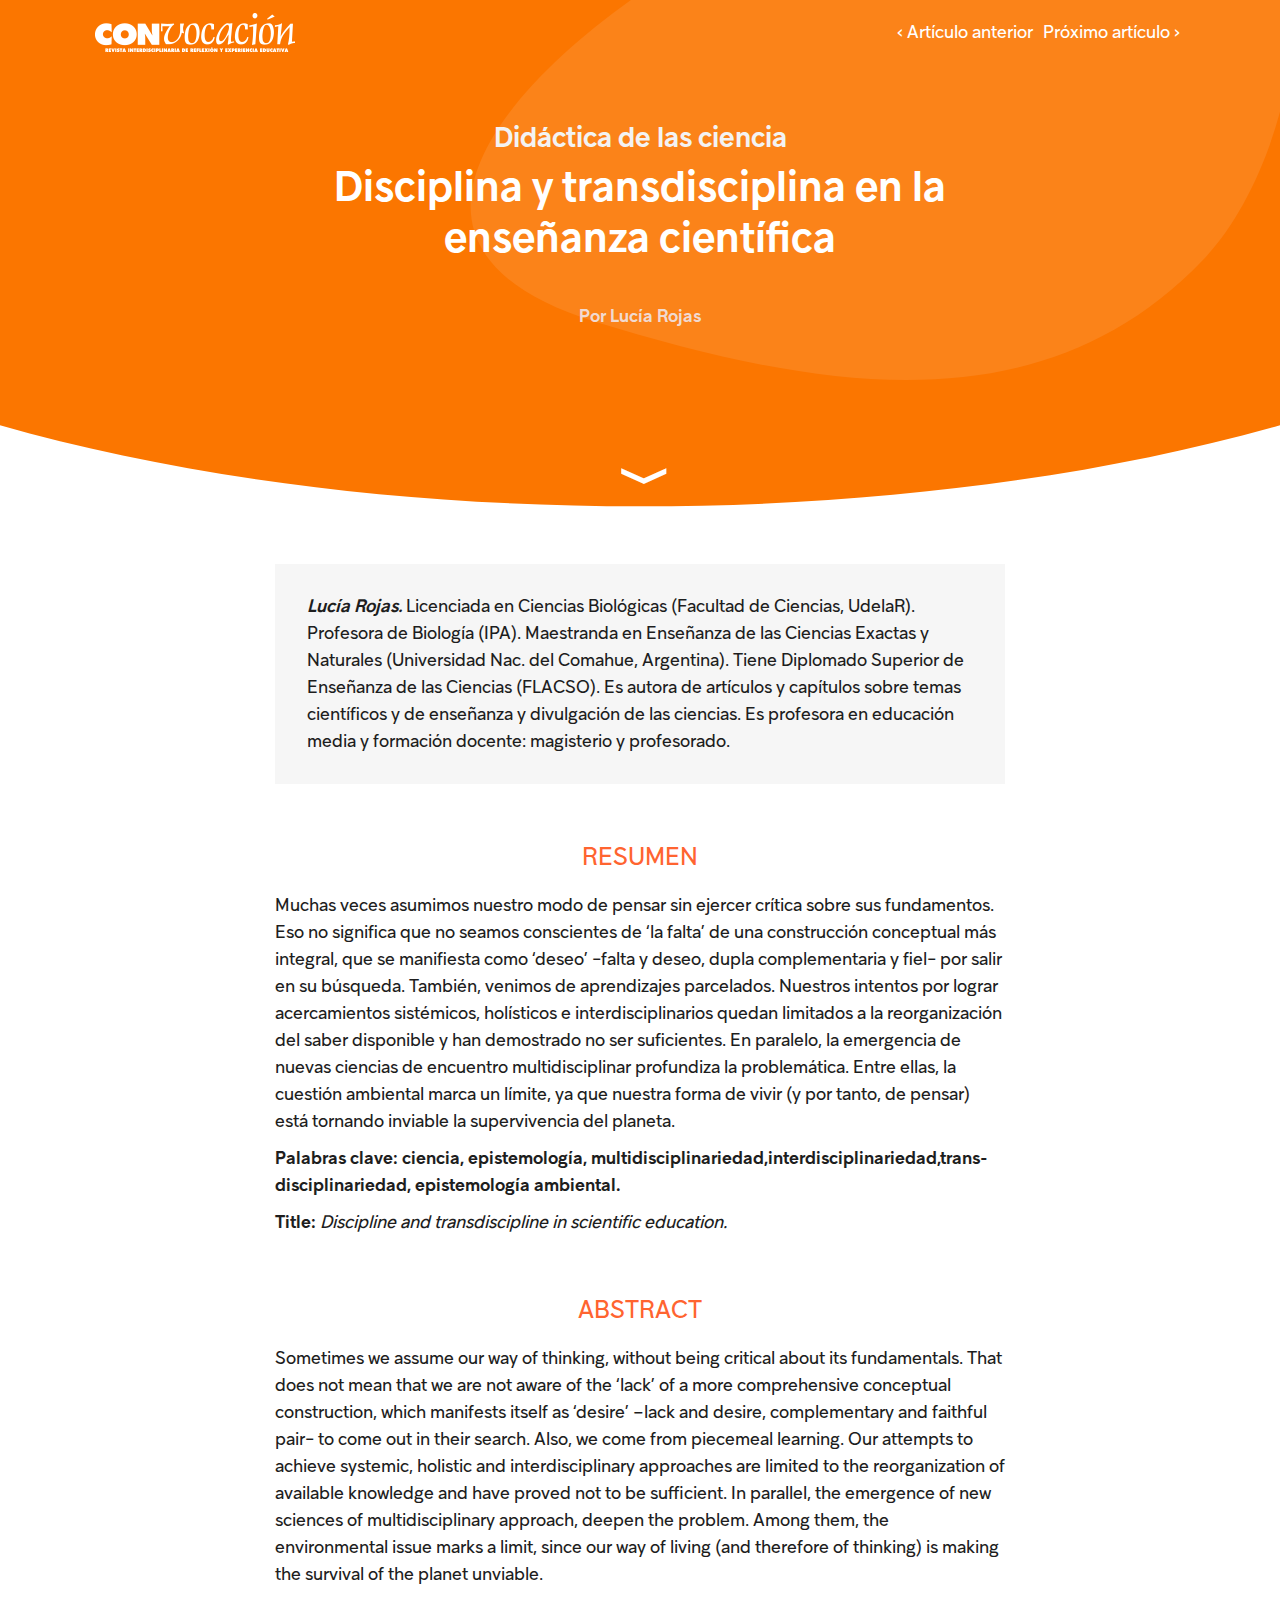
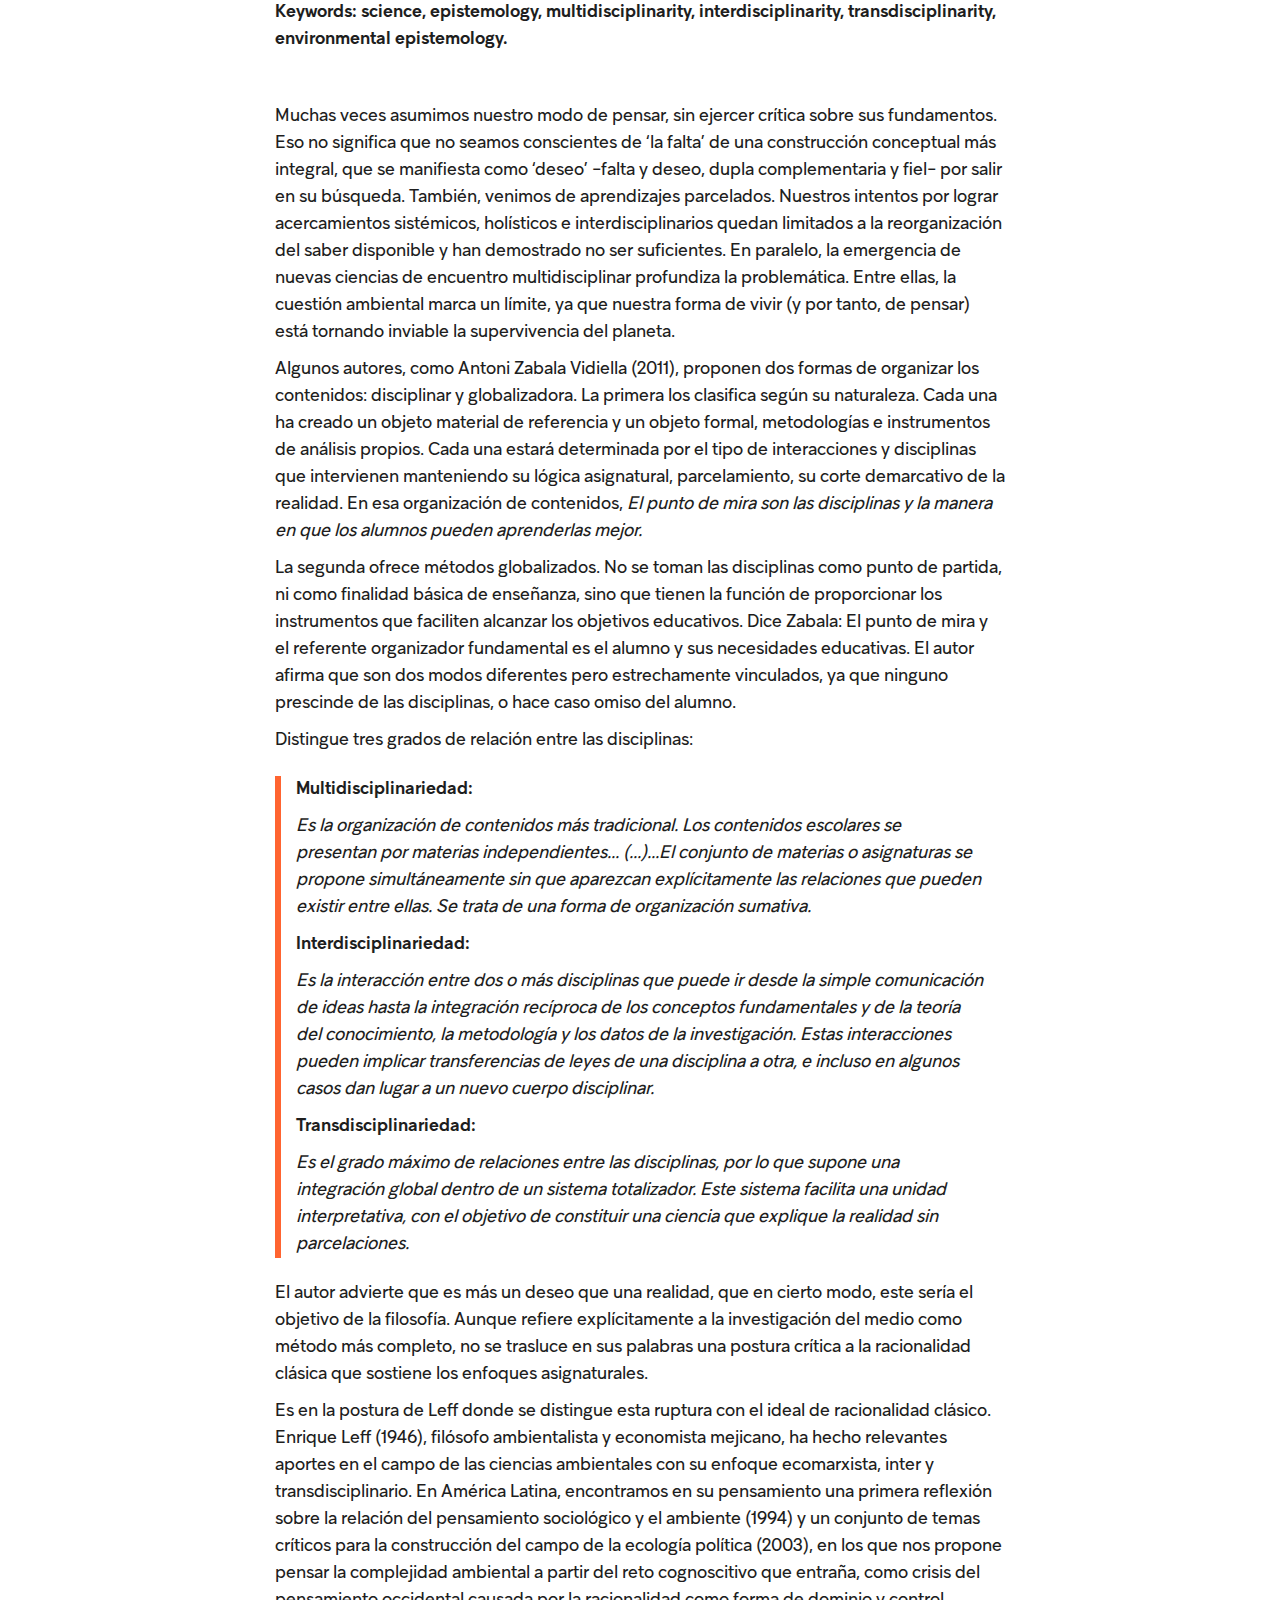
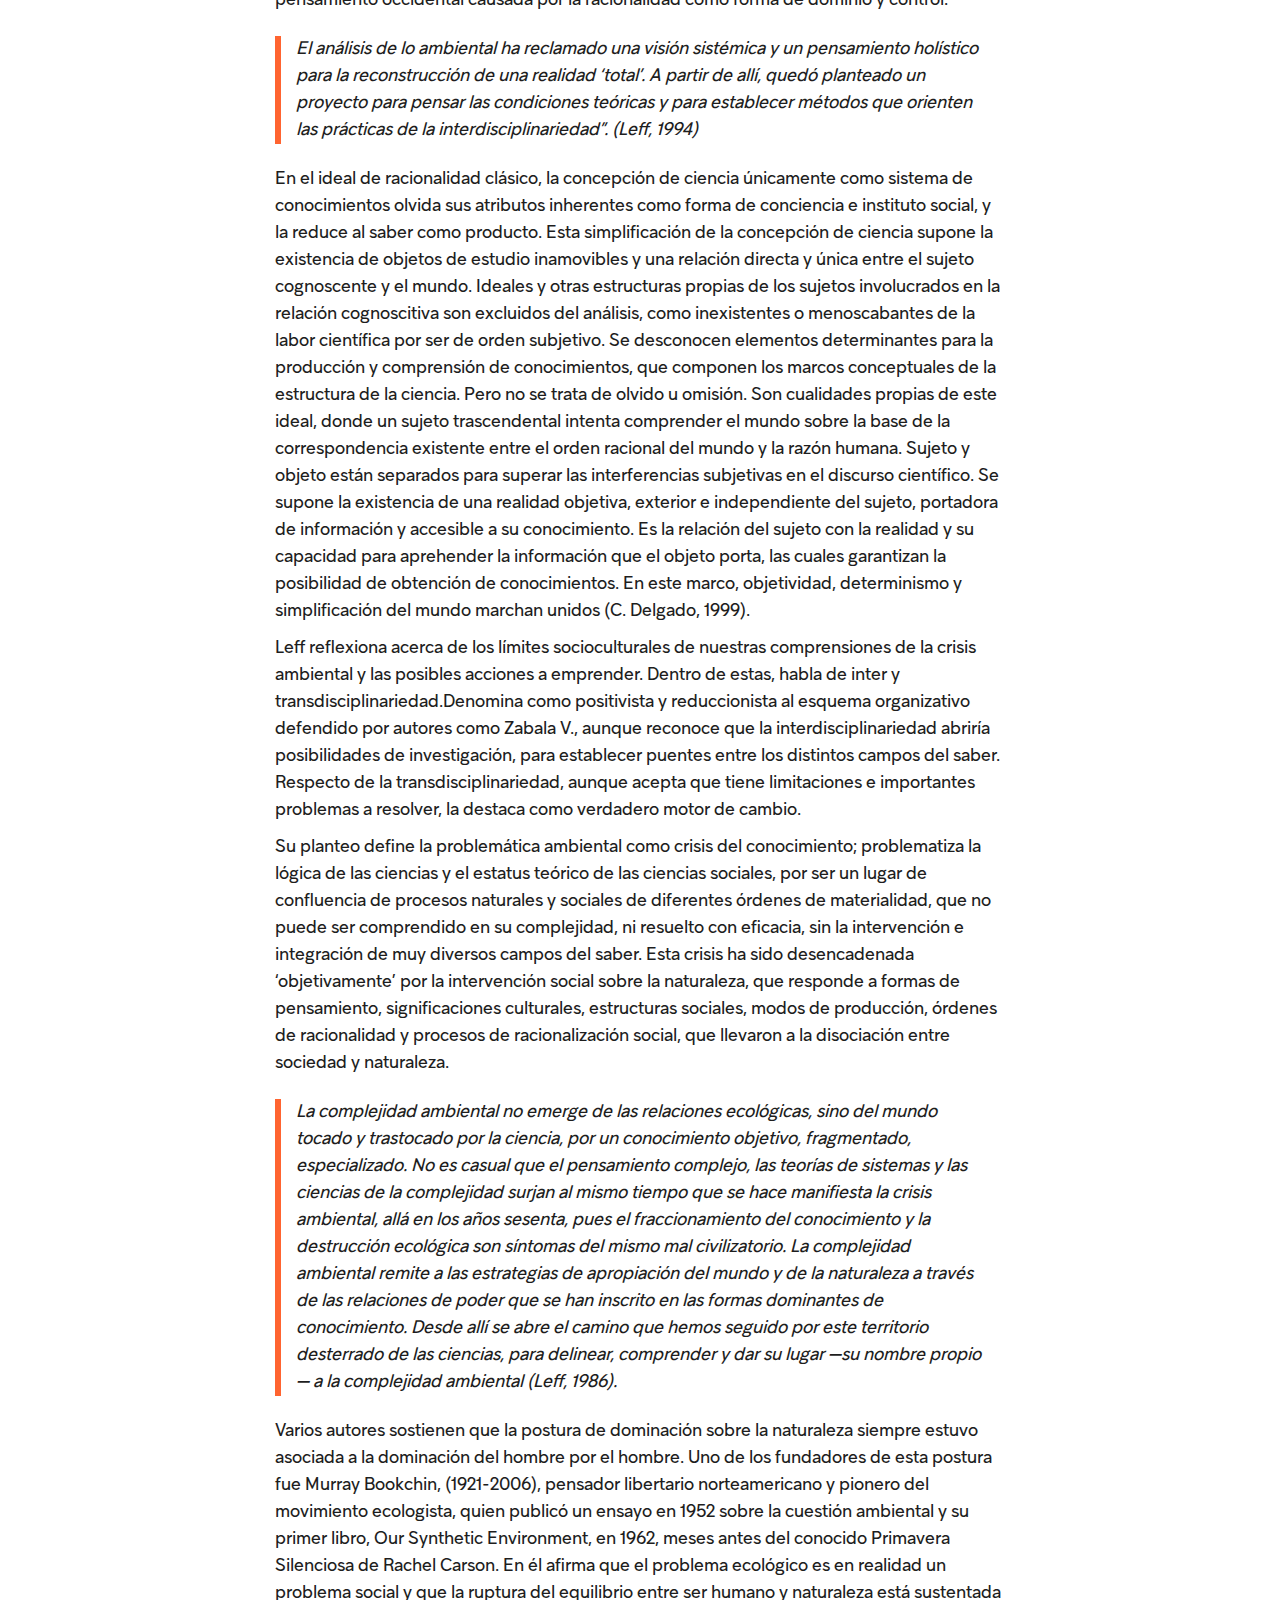
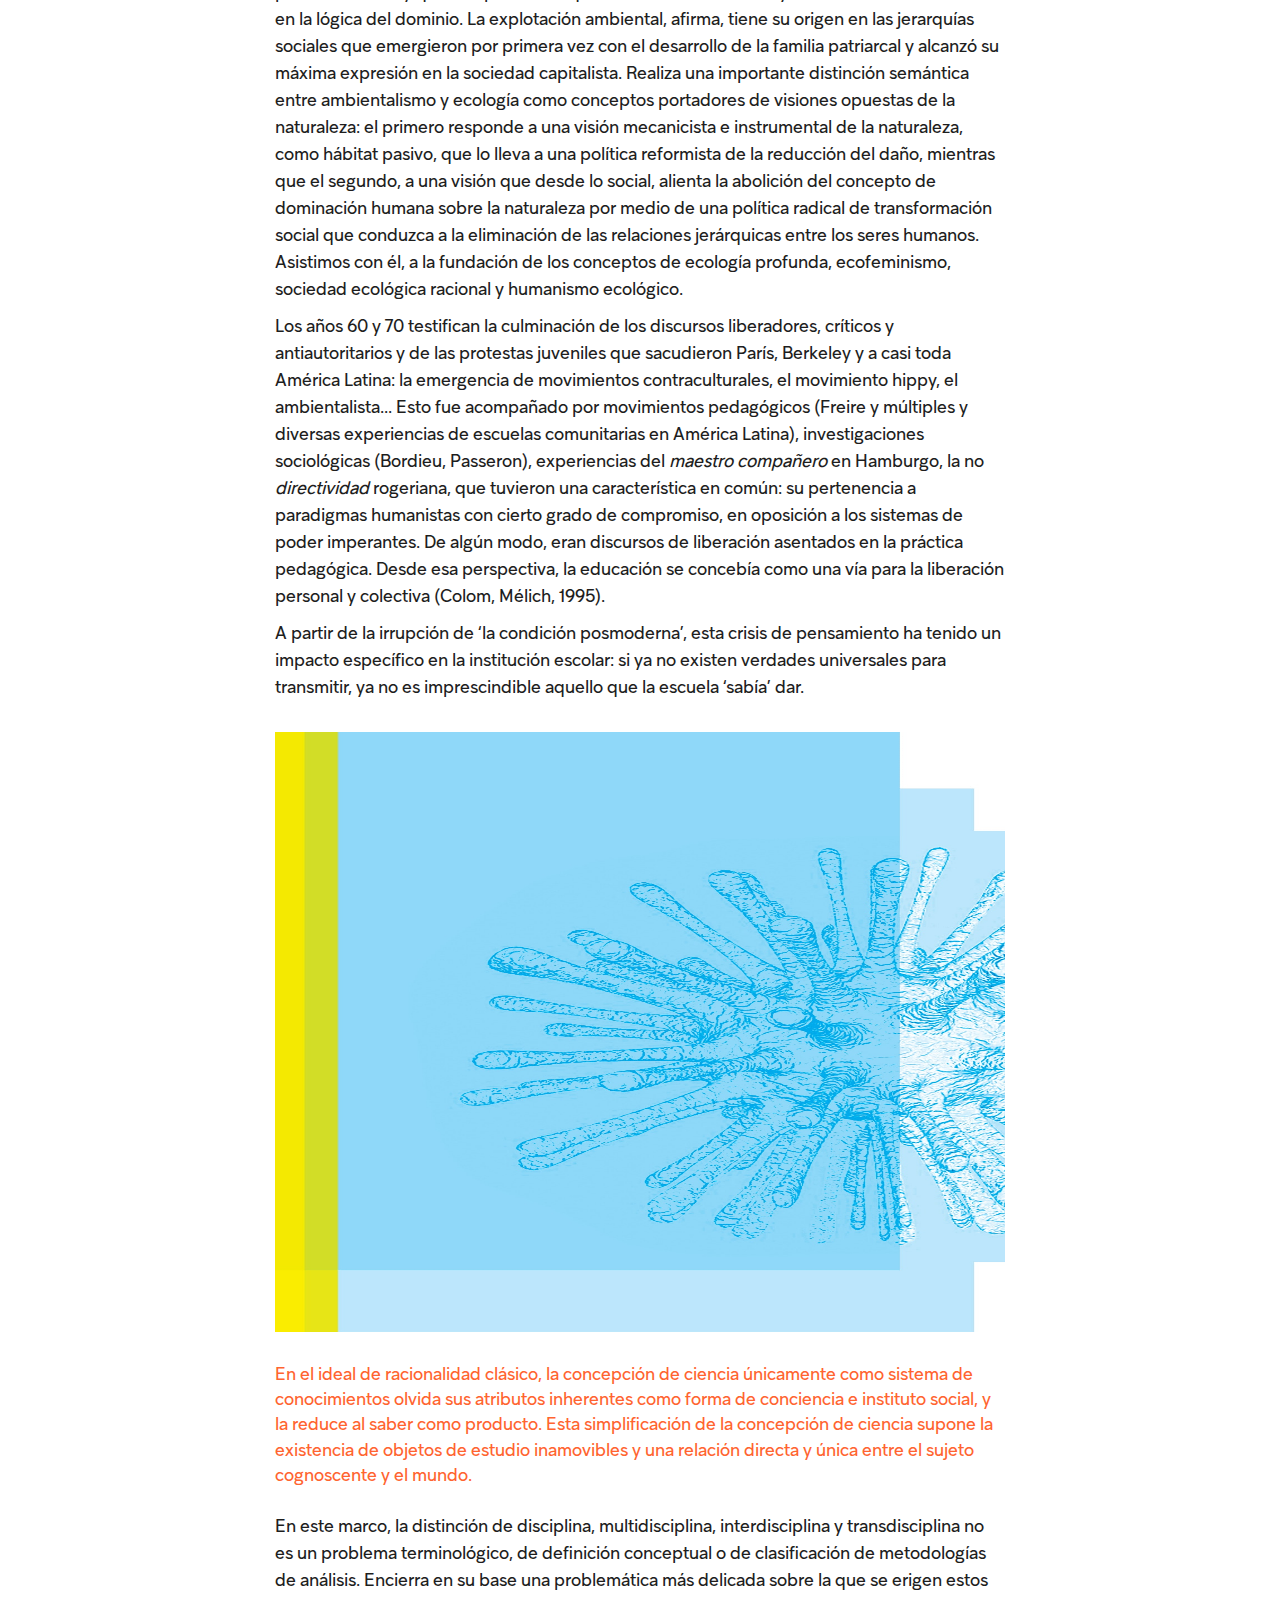
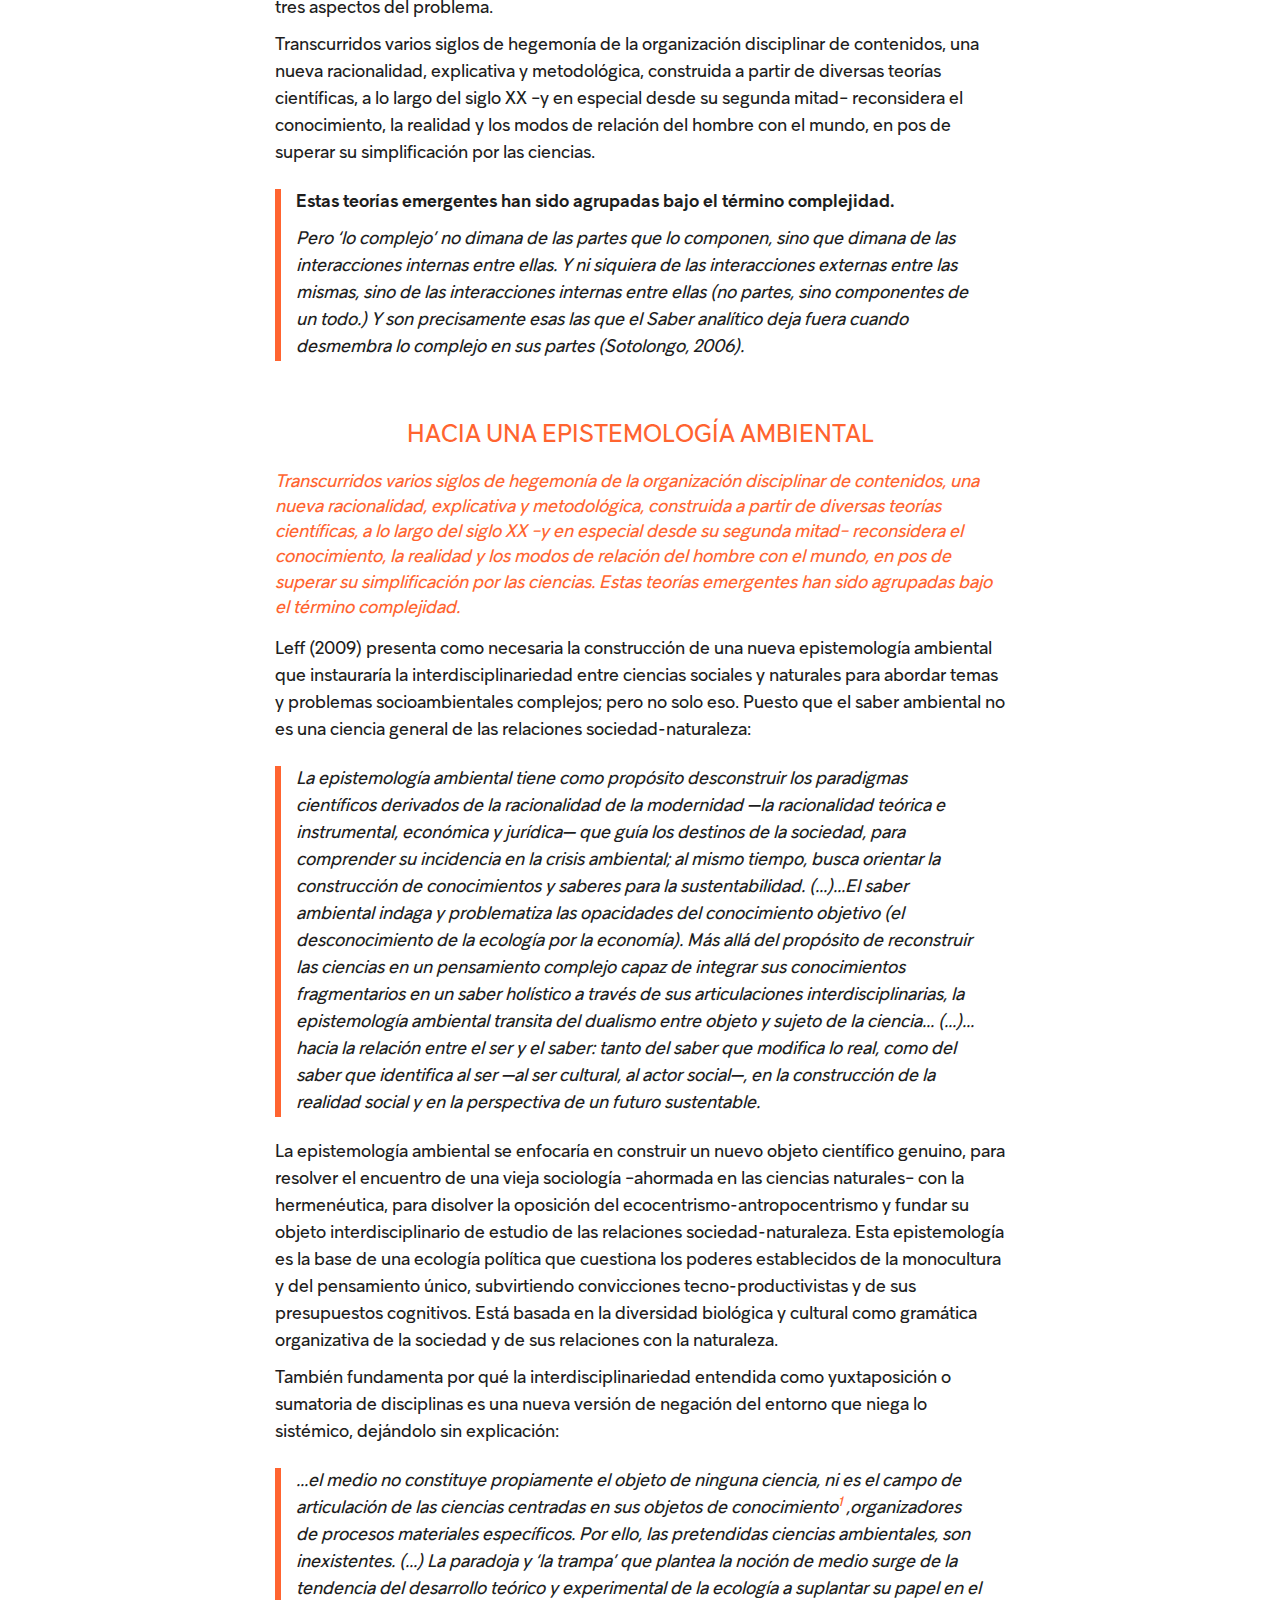
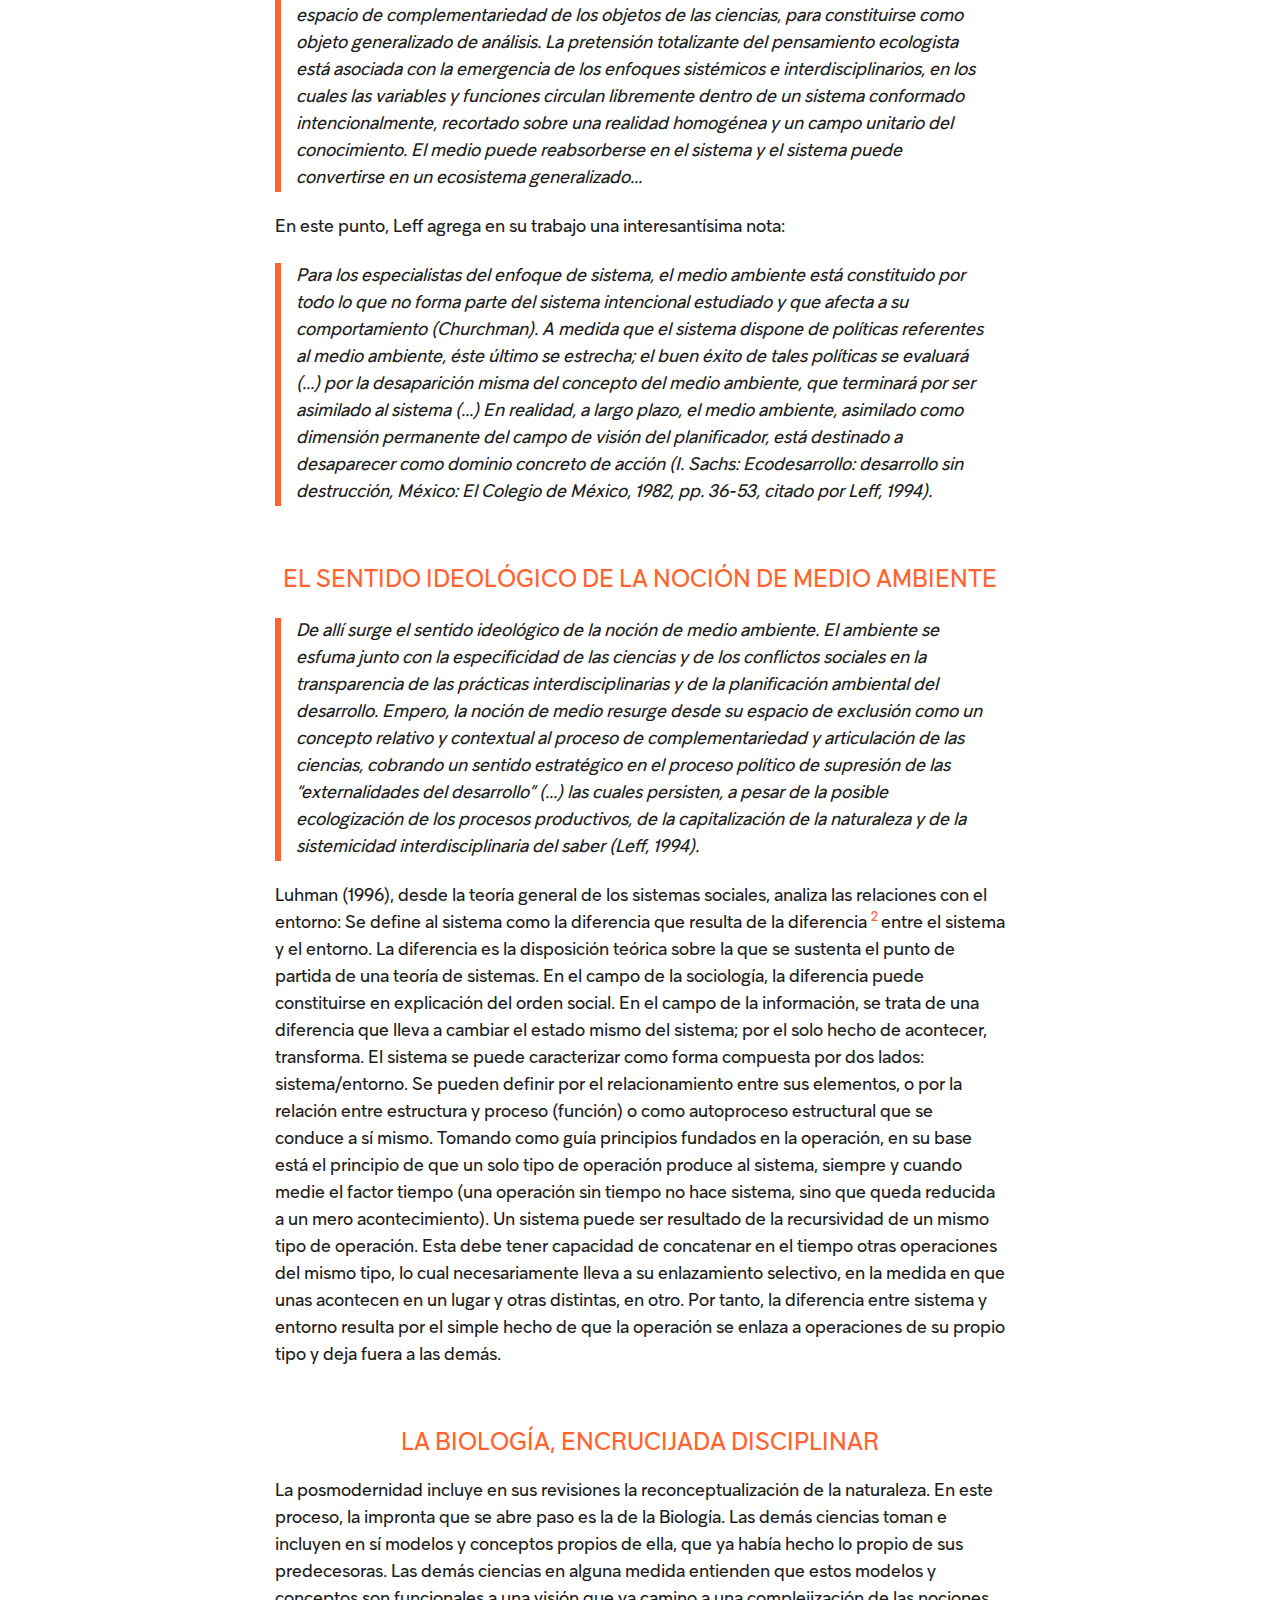
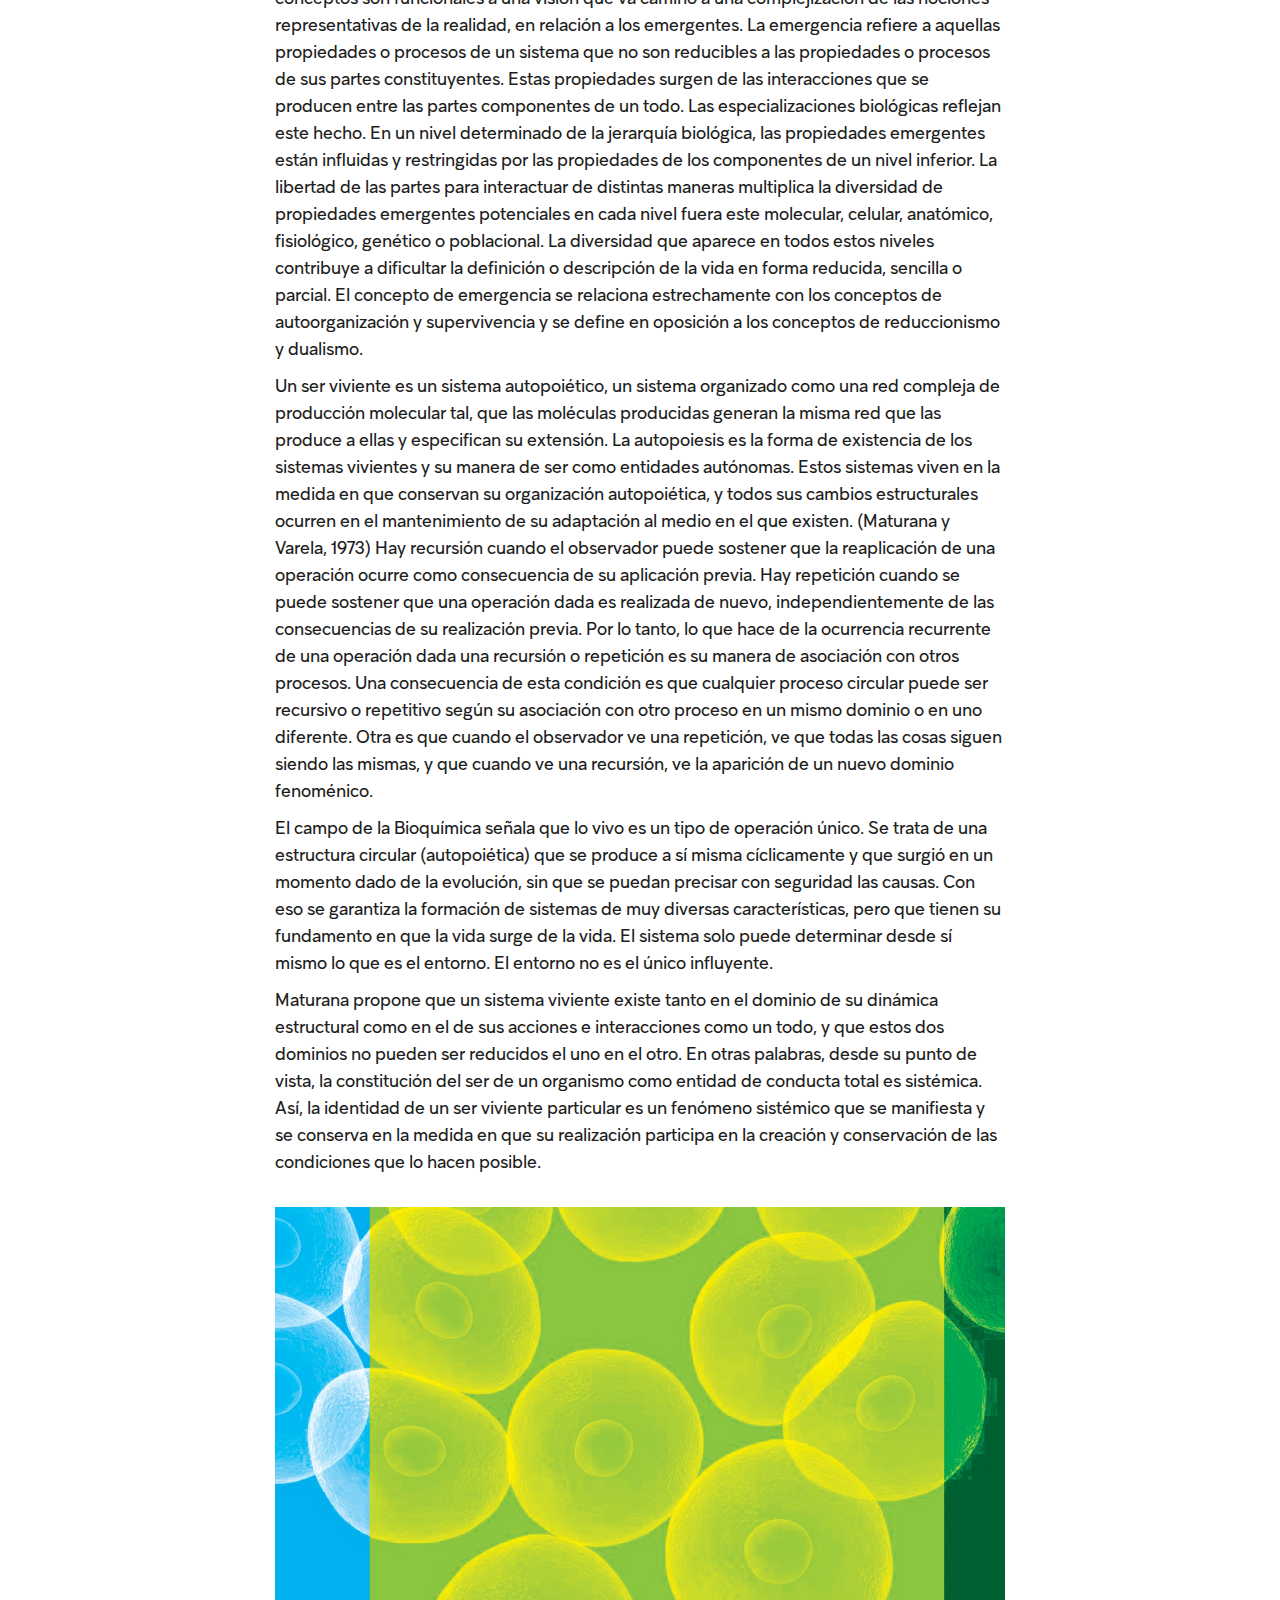
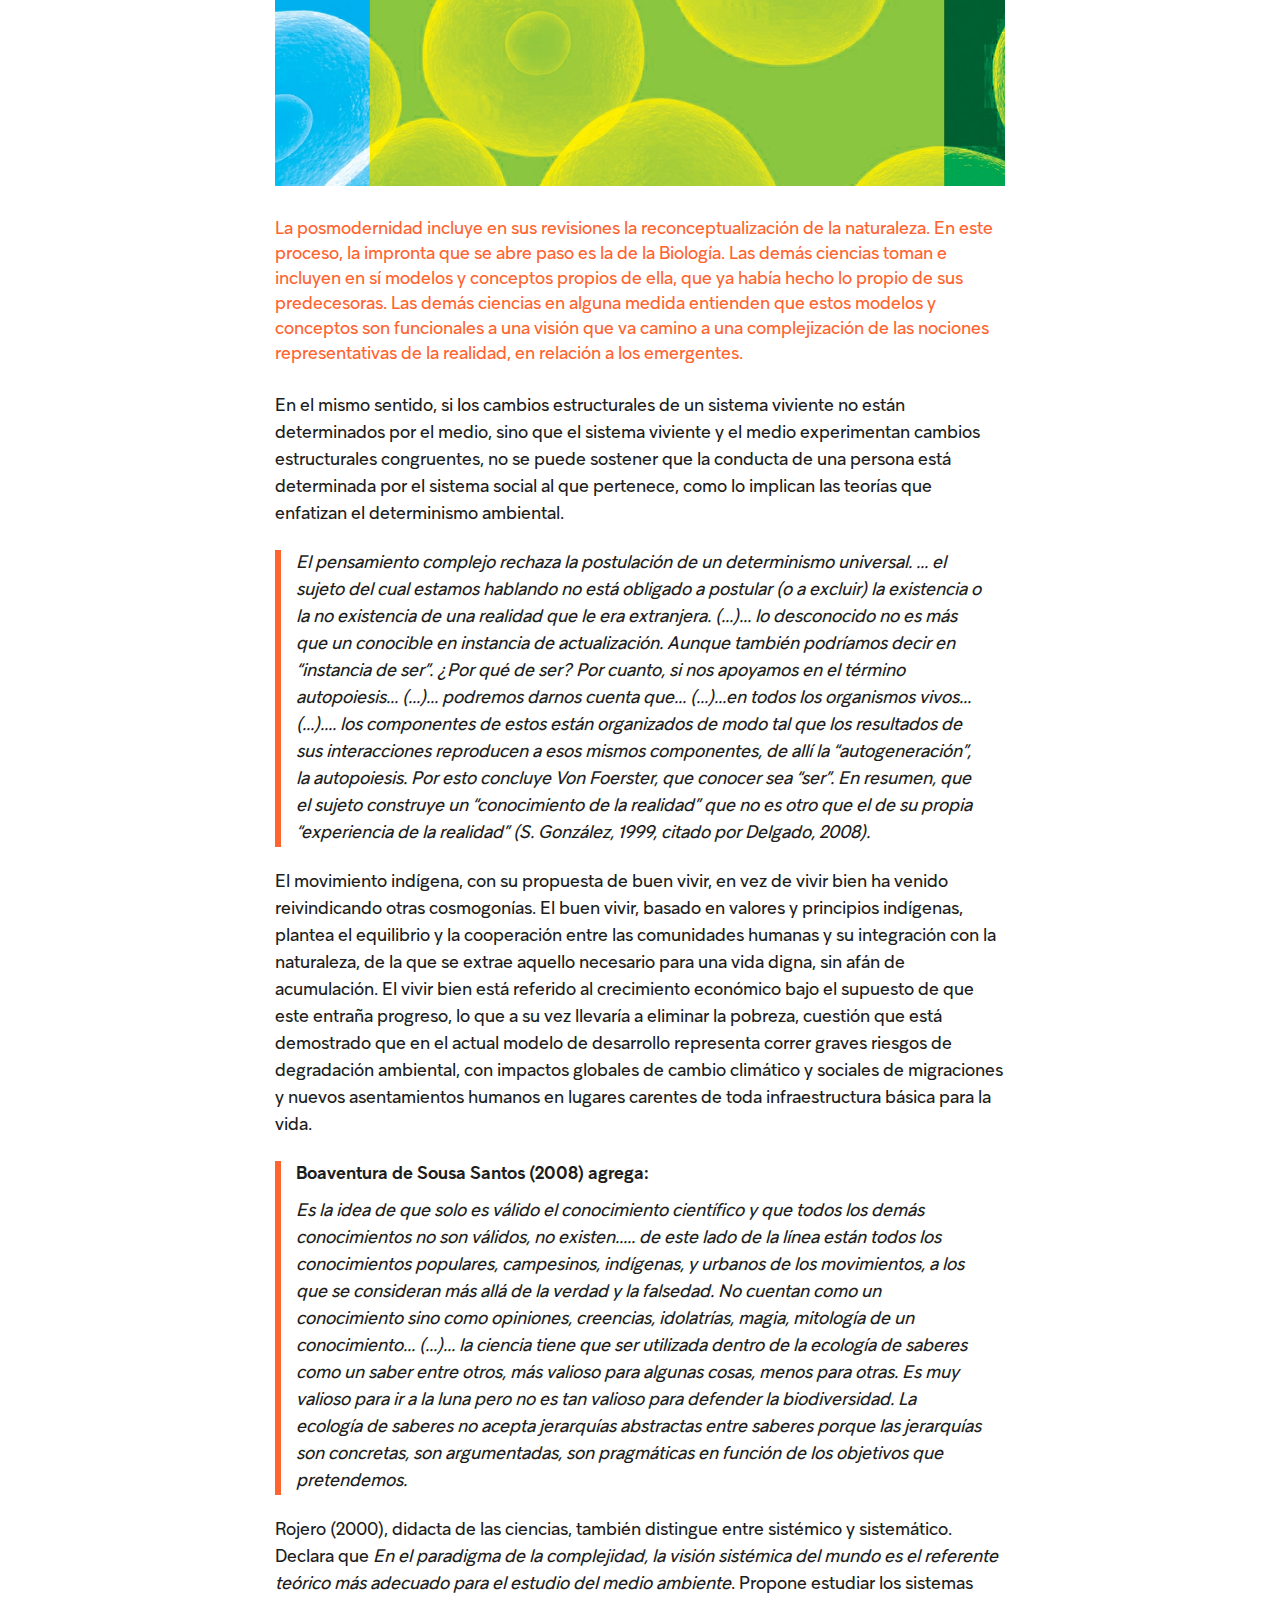
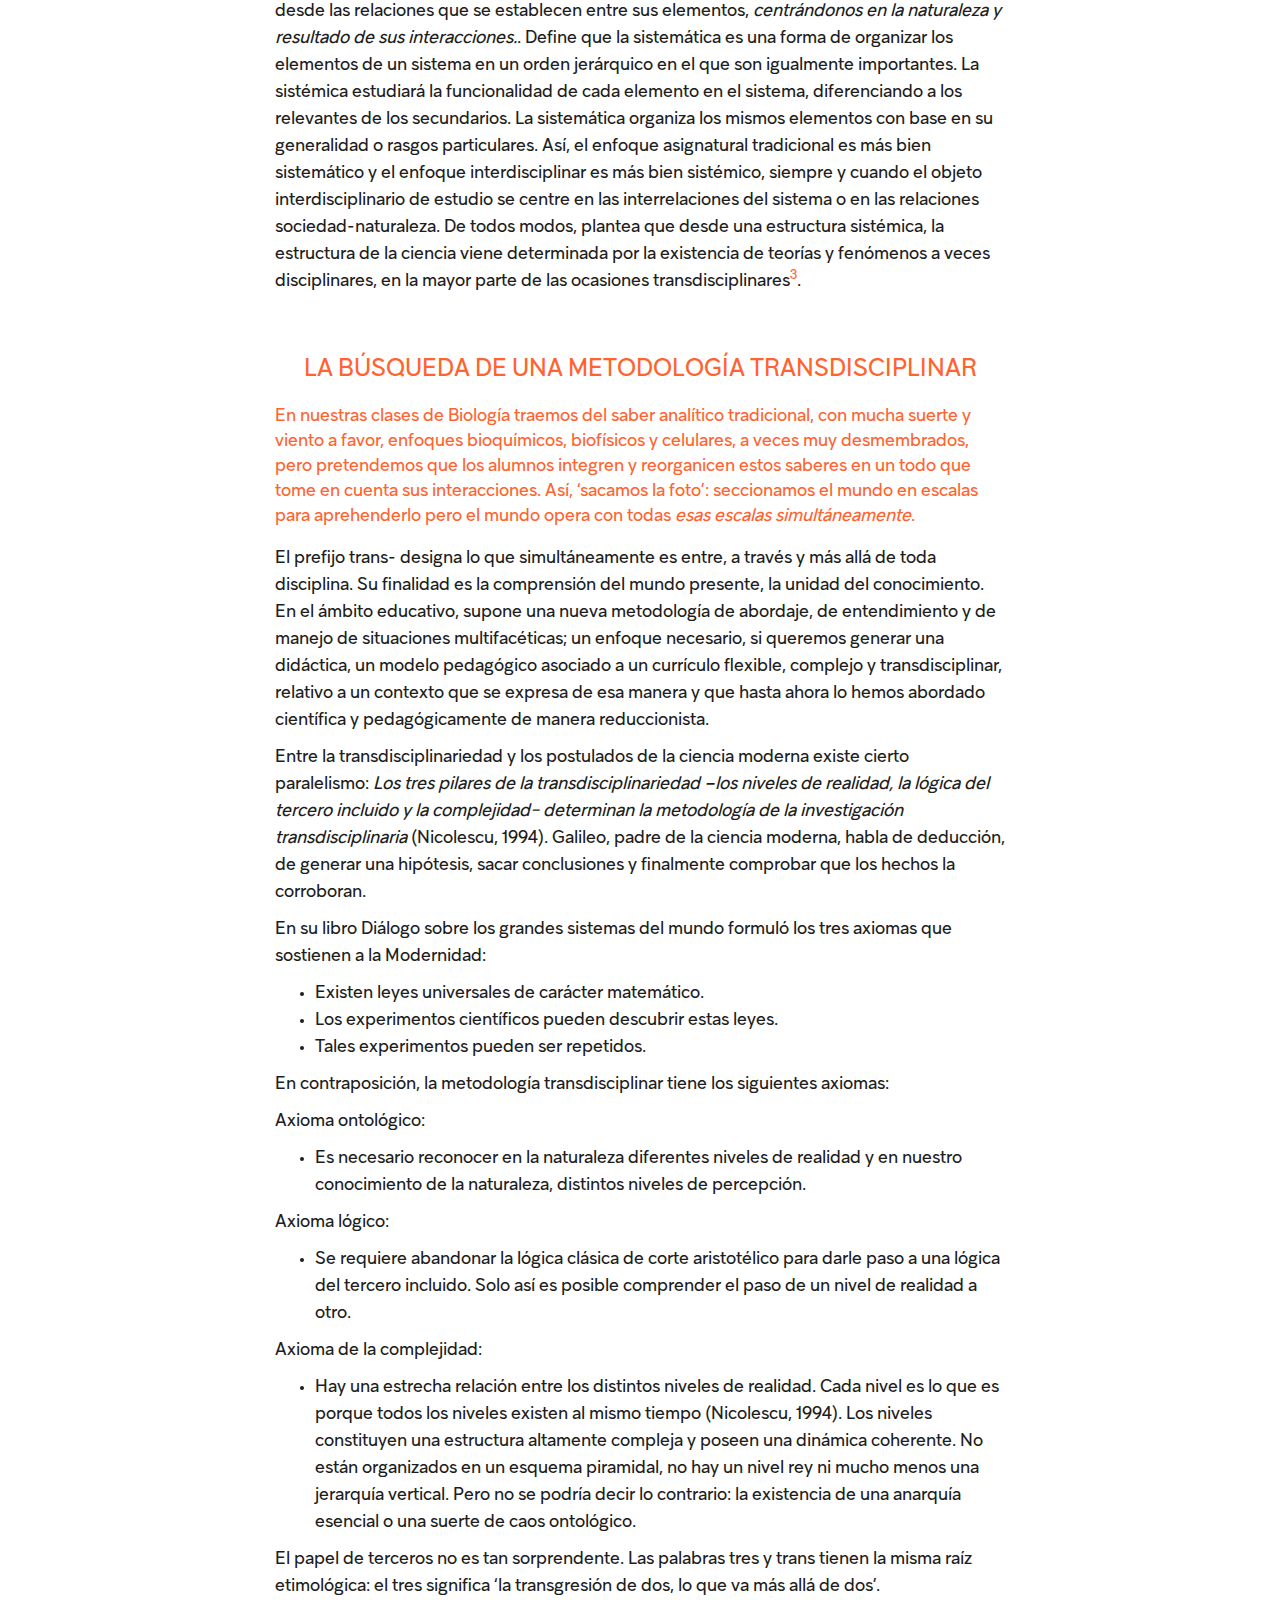
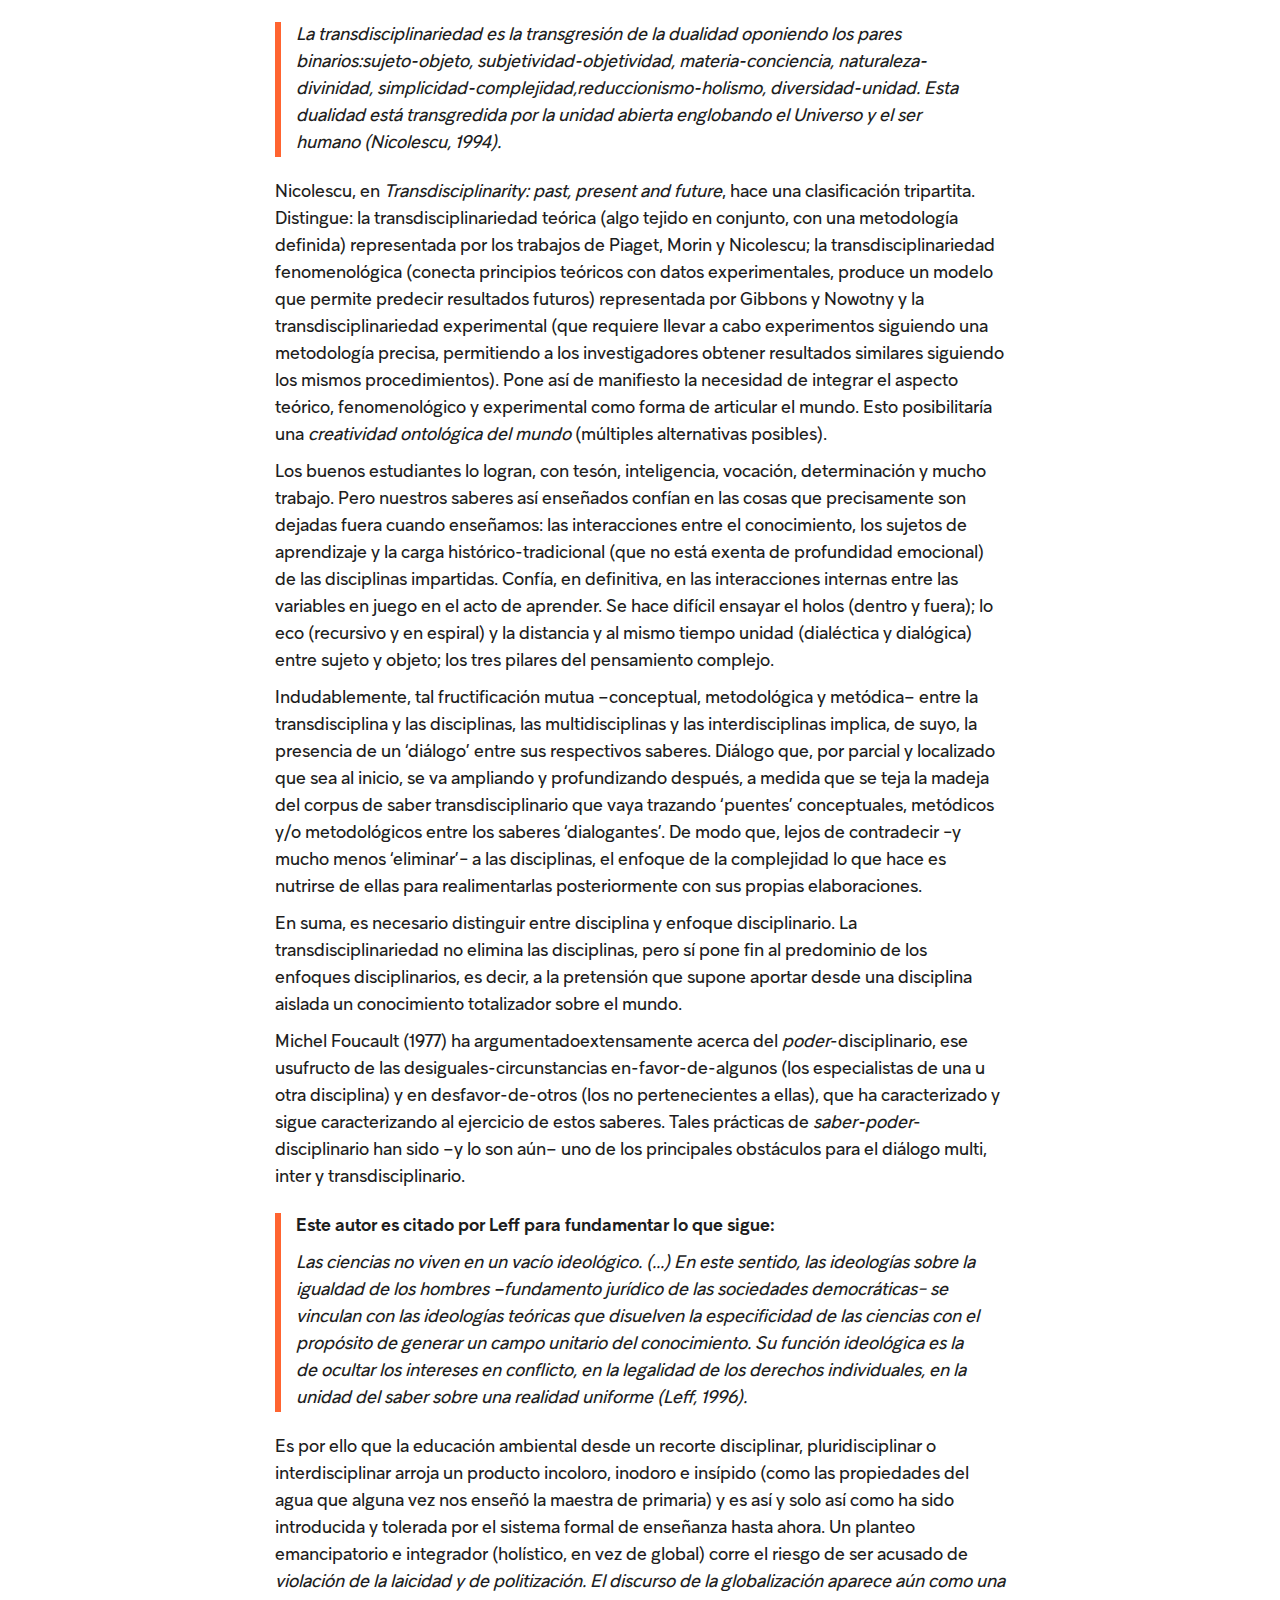
<file: didactica-de-las-ciencias.html>
<!doctype html>
<html class="no-js" lang="es">

<head>
  <meta charset="utf-8">
  <meta http-equiv="x-ua-compatible" content="ie=edge">
  <title>Convocación | Revista interdisciplinaria de reflexión y experiencia educativa</title>
  <meta name="description" content="">
  <meta name="viewport" content="width=device-width, initial-scale=1">
  <link rel="shortcut icon" type="image/png" href="assets/img/convocacion-fav.png">
  <link rel="stylesheet" href="lib/bootstrap.min.css">
  <link rel="stylesheet" href="assets/css/main.css">
  <link rel="stylesheet" href="assets/css/articles.css">
</head>

<body>


  <!-- START: Header -->
  <header class="landing-header">
    <div class="container">

      <!-- START: Navbar -->
      <nav class="navbar navbar-expand-sm navbar-light bg-faded" id="arrowUp">
        <button class="navbar-toggler" type="button" data-toggle="collapse" data-target="#nav-content" aria-controls="nav-content" aria-expanded="false" aria-label="Toggle navigation">
        <span class="navbar-toggler-icon"></span>
        </button>

        <!-- Brand -->
        <a class="navbar-brand" href="index.html">
          <img src="/assets/img/logo-convocacion-white.png" alt="">
        </a>

        <!-- Links -->
        <div class="collapse navbar-collapse justify-content-end" id="nav-content">
          <ul class="navbar-nav">
            <li class="nav-item">
              <a class="nav-link" href="sobre-los-docentes.html">&#8249; Artículo anterior</a>
            </li>
            <li class="nav-item">
              <a class="nav-link" href="aportes-teoricos-1.html">Próximo artículo &#8250;</a>
            </li>
          </ul>
        </div>
      </nav>
      <!-- END: Navbar -->


      <section class="landing-title">

        <h2 class="text-center pt-3">Didáctica de las ciencia</h2>
        <h3 class="text-center pt-2">Disciplina y transdisciplina en la enseñanza científica</h3>
        <h4 class="text-center">Por Lucía Rojas</h4>

      </section>

      <div class="text-center">
        <a href="#section-cards">
          <p class="arrowDown">&#9002;</p>
        </a>
      </div>

    </div>
  </header>
  <!-- END: Header -->

  <main class="container">
    <article>
      <div class="author-text" id="section-cards">
        <p><em>Lucía Rojas.</em> Licenciada en Ciencias Biológicas (Facultad de Ciencias, UdelaR). Profesora de Biología (IPA). Maestranda en Enseñanza de las Ciencias Exactas y Naturales (Universidad Nac. del Comahue, Argentina). Tiene Diplomado Superior
          de Enseñanza de las Ciencias (FLACSO). Es autora de artículos y capítulos sobre temas científicos y de enseñanza y divulgación de las ciencias. Es profesora en educación media y formación docente: magisterio y profesorado.</p>
      </div>
      <!-- <img src="assets/img/art2_ciencias-min.jpg" class="img-fluid mt-2 mb-4" alt=""> -->
      <header>
        <h2>Resumen</h2>
      </header>
      <p>Muchas veces asumimos nuestro modo de pensar sin ejercer crítica sobre sus fundamentos. Eso no significa que no seamos conscientes de ‘la falta’ de una construcción conceptual más integral, que se manifiesta como ‘deseo’ −falta y deseo, dupla complementaria
        y fiel− por salir en su búsqueda. También, venimos de aprendizajes parcelados. Nuestros intentos por lograr acercamientos sistémicos, holísticos e interdisciplinarios quedan limitados a la reorganización del saber disponible y han demostrado no
        ser suficientes. En paralelo, la emergencia de nuevas ciencias de encuentro multidisciplinar profundiza la problemática. Entre ellas, la cuestión ambiental marca un límite, ya que nuestra forma de vivir (y por tanto, de pensar) está tornando inviable
        la supervivencia del planeta.</p>
      <p><strong>Palabras clave: ciencia, epistemología, multidisciplinariedad,interdisciplinariedad,trans-disciplinariedad, epistemología ambiental.</strong></p>
      <p><strong>Title: </strong><em>Discipline and transdiscipline in scientific education.</em></p>

      <header>
        <h2>Abstract</h2>
      </header>
      <p>Sometimes we assume our way of thinking, without being critical about its fundamentals. That does not mean that we are not aware of the ‘lack’ of a more comprehensive conceptual construction, which manifests itself as ‘desire’ –lack and desire,
        complementary and faithful pair− to come out in their search. Also, we come from piecemeal learning. Our attempts to achieve systemic, holistic and interdisciplinary approaches are limited to the reorganization of available knowledge and have
        proved not to be sufficient. In parallel, the emergence of new sciences of multidisciplinary approach, deepen the problem. Among them, the environmental issue marks a limit, since our way of living (and therefore of thinking) is making the survival
        of the planet unviable.</p>
      <p><strong>Keywords: science, epistemology, multidisciplinarity, interdisciplinarity, transdisciplinarity, environmental epistemology.</strong></p>
    </article>

    <article>
      <p>Muchas veces asumimos nuestro modo de pensar, sin ejercer crítica sobre sus fundamentos. Eso no significa que no seamos conscientes de ‘la falta’ de una construcción conceptual más integral, que se manifiesta como ‘deseo’ −falta y deseo, dupla complementaria
        y fiel− por salir en su búsqueda. También, venimos de aprendizajes parcelados. Nuestros intentos por lograr acercamientos sistémicos, holísticos e interdisciplinarios quedan limitados a la reorganización del saber disponible y han demostrado no
        ser suficientes. En paralelo, la emergencia de nuevas ciencias de encuentro multidisciplinar profundiza la problemática. Entre ellas, la cuestión ambiental marca un límite, ya que nuestra forma de vivir (y por tanto, de pensar) está tornando inviable
        la supervivencia del planeta.</p>
      <p>Algunos autores, como Antoni Zabala Vidiella (2011), proponen dos formas de organizar los contenidos: disciplinar y globalizadora. La primera los clasifica según su naturaleza. Cada una ha creado un objeto material de referencia y un objeto formal,
        metodologías e instrumentos de análisis propios. Cada una estará determinada por el tipo de interacciones y disciplinas que intervienen manteniendo su lógica asignatural, parcelamiento, su corte demarcativo de la realidad. En esa organización
        de contenidos, <em>El punto de mira son las disciplinas y la manera en que los alumnos pueden aprenderlas mejor.</em></p>
      <p>La segunda ofrece métodos globalizados. No se toman las disciplinas como punto de partida, ni como finalidad básica de enseñanza, sino que tienen la función de proporcionar los instrumentos que faciliten alcanzar los objetivos educativos. Dice Zabala:
        El punto de mira y el referente organizador fundamental es el alumno y sus necesidades educativas. El autor afirma que son dos modos diferentes pero estrechamente vinculados, ya que ninguno prescinde de las disciplinas, o hace caso omiso del alumno.</p>
      <p>Distingue tres grados de relación entre las disciplinas:</p>
      <div class="marker-line">
        <blockquote class="blockquote">
          <p><strong>Multidisciplinariedad:</strong></p>
          <p><em>Es la organización de contenidos más tradicional. Los contenidos escolares se presentan por materias independientes… (…)…El conjunto de materias o asignaturas se propone simultáneamente sin que aparezcan explícitamente las relaciones que pueden existir entre ellas. Se trata de una forma de organización sumativa.</em></p>
          <p><strong>Interdisciplinariedad:</strong></p>
          <p><em>Es la interacción entre dos o más disciplinas que puede ir desde la simple comunicación de ideas hasta la integración recíproca de los conceptos fundamentales y de la teoría del conocimiento, la metodología y los datos de la investigación. Estas interacciones pueden implicar transferencias de leyes de una disciplina a otra, e incluso en algunos casos dan lugar a un nuevo cuerpo disciplinar.</em></p>
          <p><strong>Transdisciplinariedad:</strong></p>
          <p><em>Es el grado máximo de relaciones entre las disciplinas, por lo que supone una integración global dentro de un sistema totalizador. Este sistema facilita una unidad interpretativa, con el objetivo de constituir una ciencia que explique la realidad sin parcelaciones.</em></p>
        </blockquote>
      </div>
      <p>El autor advierte que es más un deseo que una realidad, que en cierto modo, este sería el objetivo de la filosofía. Aunque refiere explícitamente a la investigación del medio como método más completo, no se trasluce en sus palabras una postura crítica
        a la racionalidad clásica que sostiene los enfoques asignaturales.</p>
      <p>Es en la postura de Leff donde se distingue esta ruptura con el ideal de racionalidad clásico. Enrique Leff (1946), filósofo ambientalista y economista mejicano, ha hecho relevantes aportes en el campo de las ciencias ambientales con su enfoque
        ecomarxista, inter y transdisciplinario. En América Latina, encontramos en su pensamiento una primera reflexión sobre la relación del pensamiento sociológico y el ambiente (1994) y un conjunto de temas críticos para la construcción del campo de
        la ecología política (2003), en los que nos propone pensar la complejidad ambiental a partir del reto cognoscitivo que entraña, como crisis del pensamiento occidental causada por la racionalidad como forma de dominio y control.</p>
      <div class="marker-line">
        <blockquote class="blockquote">
          <p><em>El análisis de lo ambiental ha reclamado una visión sistémica y un pensamiento holístico para la reconstrucción de una realidad ‘total’. A partir de allí, quedó planteado un proyecto para pensar las condiciones teóricas y para establecer métodos que orienten las prácticas de la interdisciplinariedad”. (Leff, 1994)</em></p>
        </blockquote>
      </div>
      <p>En el ideal de racionalidad clásico, la concepción de ciencia únicamente como sistema de conocimientos olvida sus atributos inherentes como forma de conciencia e instituto social, y la reduce al saber como producto. Esta simplificación de la concepción
        de ciencia supone la existencia de objetos de estudio inamovibles y una relación directa y única entre el sujeto cognoscente y el mundo. Ideales y otras estructuras propias de los sujetos involucrados en la relación cognoscitiva son excluidos
        del análisis, como inexistentes o menoscabantes de la labor científica por ser de orden subjetivo. Se desconocen elementos determinantes para la producción y comprensión de conocimientos, que componen los marcos conceptuales de la estructura de
        la ciencia. Pero no se trata de olvido u omisión. Son cualidades propias de este ideal, donde un sujeto trascendental intenta comprender el mundo sobre la base de la correspondencia existente entre el orden racional del mundo y la razón humana.
        Sujeto y objeto están separados para superar las interferencias subjetivas en el discurso científico. Se supone la existencia de una realidad objetiva, exterior e independiente del sujeto, portadora de información y accesible a su conocimiento.
        Es la relación del sujeto con la realidad y su capacidad para aprehender la información que el objeto porta, las cuales garantizan la posibilidad de obtención de conocimientos. En este marco, objetividad, determinismo y simplificación del mundo
        marchan unidos (C. Delgado, 1999).
      </p>
      <p>Leff reflexiona acerca de los límites socioculturales de nuestras comprensiones de la crisis ambiental y las posibles acciones a emprender. Dentro de estas, habla de inter y transdisciplinariedad.Denomina como positivista y reduccionista al esquema
        organizativo defendido por autores como Zabala V., aunque reconoce que la interdisciplinariedad abriría posibilidades de investigación, para establecer puentes entre los distintos campos del saber. Respecto de la transdisciplinariedad, aunque
        acepta que tiene limitaciones e importantes problemas a resolver, la destaca como verdadero motor de cambio.</p>
      <p>Su planteo define la problemática ambiental como crisis del conocimiento; problematiza la lógica de las ciencias y el estatus teórico de las ciencias sociales, por ser un lugar de confluencia de procesos naturales y sociales de diferentes órdenes
        de materialidad, que no puede ser comprendido en su complejidad, ni resuelto con eficacia, sin la intervención e integración de muy diversos campos del saber. Esta crisis ha sido desencadenada ‘objetivamente’ por la intervención social sobre la
        naturaleza, que responde a formas de pensamiento, significaciones culturales, estructuras sociales, modos de producción, órdenes de racionalidad y procesos de racionalización social, que llevaron a la disociación entre sociedad y naturaleza.</p>
      <div class="marker-line">
        <blockquote class="blockquote">
          <p><em>La complejidad ambiental no emerge de las relaciones ecológicas, sino del mundo tocado y trastocado por la ciencia, por un conocimiento objetivo, fragmentado, especializado. No es casual que el pensamiento complejo, las teorías de sistemas y las ciencias de la complejidad surjan al mismo tiempo que se hace manifiesta la crisis ambiental, allá en los años sesenta, pues el fraccionamiento del conocimiento y la destrucción ecológica son síntomas del mismo mal civilizatorio. La complejidad ambiental remite a las estrategias de apropiación del mundo y de la naturaleza a través de las relaciones de poder que se han inscrito en las formas dominantes de conocimiento. Desde allí se abre el camino que hemos seguido por este territorio desterrado de las ciencias, para delinear, comprender y dar su lugar —su nombre propio— a la complejidad ambiental  (Leff, 1986).</em></p>
        </blockquote>
      </div>
      <p>Varios autores sostienen que la postura de dominación sobre la naturaleza siempre estuvo asociada a la dominación del hombre por el hombre. Uno de los fundadores de esta postura fue Murray Bookchin, (1921-2006), pensador libertario norteamericano
        y pionero del movimiento ecologista, quien publicó un ensayo en 1952 sobre la cuestión ambiental y su primer libro, Our Synthetic Environment, en 1962, meses antes del conocido Primavera Silenciosa de Rachel Carson. En él afirma que el problema
        ecológico es en realidad un problema social y que la ruptura del equilibrio entre ser humano y naturaleza está sustentada en la lógica del dominio. La explotación ambiental, afirma, tiene su origen en las jerarquías sociales que emergieron por
        primera vez con el desarrollo de la familia patriarcal y alcanzó su máxima expresión en la sociedad capitalista. Realiza una importante distinción semántica entre ambientalismo y ecología como conceptos portadores de visiones opuestas de la naturaleza:
        el primero responde a una visión mecanicista e instrumental de la naturaleza, como hábitat pasivo, que lo lleva a una política reformista de la reducción del daño, mientras que el segundo, a una visión que desde lo social, alienta la abolición
        del concepto de dominación humana sobre la naturaleza por medio de una política radical de transformación social que conduzca a la eliminación de las relaciones jerárquicas entre los seres humanos. Asistimos con él, a la fundación de los conceptos
        de ecología profunda, ecofeminismo, sociedad ecológica racional y humanismo ecológico.
      </p>
      <p>Los años 60 y 70 testifican la culminación de los discursos liberadores, críticos y antiautoritarios y de las protestas juveniles que sacudieron París, Berkeley y a casi toda América Latina: la emergencia de movimientos contraculturales, el movimiento
        hippy, el ambientalista… Esto fue acompañado por movimientos pedagógicos (Freire y múltiples y diversas experiencias de escuelas comunitarias en América Latina), investigaciones sociológicas (Bordieu, Passeron), experiencias del <em>maestro compañero</em>        en Hamburgo, la no <em>directividad</em> rogeriana, que tuvieron una característica en común: su pertenencia a paradigmas humanistas con cierto grado de compromiso, en oposición a los sistemas de poder imperantes. De algún modo, eran discursos
        de liberación asentados en la práctica pedagógica. Desde esa perspectiva, la educación se concebía como una vía para la liberación personal y colectiva (Colom, Mélich, 1995).</p>
      <p>A partir de la irrupción de ‘la condición posmoderna’, esta crisis de pensamiento ha tenido un impacto específico en la institución escolar: si ya no existen verdades universales para transmitir, ya no es imprescindible aquello que la escuela ‘sabía’
        dar.</p>
      <figure class="figure">
        <img src="assets/img/art2_ciencias2-min.jpg" class="figure-img img-fluid" alt="Evaluacion2">
        <figcaption class="figure-caption">En el ideal de racionalidad clásico, la concepción de ciencia únicamente como sistema de conocimientos olvida sus atributos inherentes como forma de conciencia e instituto social, y la reduce al saber como producto. Esta simplificación de la concepción
          de ciencia supone la existencia de objetos de estudio inamovibles y una relación directa y única entre el sujeto cognoscente y el mundo.</figcaption>
      </figure>
      <p>En este marco, la distinción de disciplina, multidisciplina, interdisciplina y transdisciplina no es un problema terminológico, de definición conceptual o de clasificación de metodologías de análisis. Encierra en su base una problemática más delicada
        sobre la que se erigen estos tres aspectos del problema.</p>
      <p>Transcurridos varios siglos de hegemonía de la organización disciplinar de contenidos, una nueva racionalidad, explicativa y metodológica, construida a partir de diversas teorías científicas, a lo largo del siglo XX −y en especial desde su segunda
        mitad− reconsidera el conocimiento, la realidad y los modos de relación del hombre con el mundo, en pos de superar su simplificación por las ciencias.</p>
      <div class="marker-line">
        <blockquote class="blockquote">
          <p><strong>Estas teorías emergentes han sido agrupadas bajo el término complejidad.</strong></p>
          <p><em>Pero ‘lo complejo’ no dimana de las partes que lo componen, sino que dimana de las interacciones internas entre ellas. Y ni siquiera de las interacciones externas entre las mismas, sino de las interacciones internas entre ellas (no partes, sino componentes de un todo.) Y son precisamente esas las que el Saber analítico deja fuera cuando desmembra lo complejo en sus partes (Sotolongo, 2006).</em></p>
        </blockquote>
      </div>
    </article>

    <article>
      <header>
        <h2>Hacia una epistemología ambiental</h2>
      </header>
      <p class="figure-caption"><em>Transcurridos varios siglos de hegemonía de la organización disciplinar de contenidos, una nueva racionalidad, explicativa y metodológica, construida a partir de diversas teorías científicas, a lo largo del siglo XX −y en especial desde su segunda mitad− reconsidera el conocimiento, la realidad y los modos de relación del hombre con el mundo, en pos de superar su simplificación por las ciencias. Estas teorías emergentes han sido agrupadas bajo el término complejidad.</em></p>
      <p>Leff (2009) presenta como necesaria la construcción de una nueva epistemología ambiental que instauraría la interdisciplinariedad entre ciencias sociales y naturales para abordar temas y problemas socioambientales complejos; pero no solo eso. Puesto
        que el saber ambiental no es una ciencia general de las relaciones sociedad-naturaleza:</p>
      <div class="marker-line">
        <blockquote class="blockquote">
          <p><em>La epistemología ambiental tiene como propósito desconstruir los paradigmas científicos derivados de la racionalidad de la modernidad —la racionalidad teórica e instrumental, económica y jurídica— que guía los destinos de la sociedad, para comprender su incidencia en la crisis ambiental; al mismo tiempo, busca orientar la construcción de conocimientos y saberes para la sustentabilidad. (…)…El saber ambiental indaga y problematiza las opacidades del conocimiento objetivo (el desconocimiento de la ecología por la economía). Más allá del propósito de reconstruir las ciencias en un pensamiento complejo capaz de integrar sus conocimientos fragmentarios en un saber holístico a través de sus articulaciones interdisciplinarias, la epistemología ambiental transita del dualismo entre objeto y sujeto de la ciencia… (…)… hacia la relación entre el ser y el saber: tanto del saber que modifica lo real, como del saber que identifica al ser —al ser cultural, al actor social—, en la construcción de la realidad social y en la perspectiva de un futuro sustentable.
            </em></p>
        </blockquote>
      </div>
      <p>La epistemología ambiental se enfocaría en construir un nuevo objeto científico genuino, para resolver el encuentro de una vieja sociología −ahormada en las ciencias naturales− con la hermenéutica, para disolver la oposición del ecocentrismo-antropocentrismo
        y fundar su objeto interdisciplinario de estudio de las relaciones sociedad-naturaleza. Esta epistemología es la base de una ecología política que cuestiona los poderes establecidos de la monocultura y del pensamiento único, subvirtiendo convicciones
        tecno-productivistas y de sus presupuestos cognitivos. Está basada en la diversidad biológica y cultural como gramática organizativa de la sociedad y de sus relaciones con la naturaleza.</p>
      <p>También fundamenta por qué la interdisciplinariedad entendida como yuxtaposición o sumatoria de disciplinas es una nueva versión de negación del entorno que niega lo sistémico, dejándolo sin explicación: </p>
      <div class="marker-line">
        <blockquote class="blockquote">
          <p><em>…el medio no constituye propiamente el objeto de ninguna ciencia, ni es el campo de articulación de las ciencias centradas en sus objetos de conocimiento<sup><a href="#note1" id="note1-1">1 </a></sup>,organizadores de procesos materiales específicos. Por ello, las pretendidas ciencias ambientales, son inexistentes. (…) La paradoja y ‘la trampa’ que plantea la noción de medio surge de la tendencia del desarrollo teórico y experimental de la ecología a suplantar su papel en el espacio de complementariedad de los objetos de las ciencias, para constituirse como objeto generalizado de análisis. La pretensión totalizante del pensamiento ecologista está asociada con la emergencia de los enfoques sistémicos e interdisciplinarios, en los cuales las variables y funciones circulan libremente dentro de un sistema conformado intencionalmente, recortado  sobre  una  realidad homogénea  y un  campo  unitario del conocimiento. El medio puede reabsorberse en el sistema y el sistema puede convertirse en un ecosistema generalizado…
            </em></p>
        </blockquote>
      </div>
      <p>En este punto, Leff agrega en su trabajo una interesantísima nota: </p>
      <div class="marker-line">
        <blockquote class="blockquote">
          <p><em>Para los especialistas del enfoque de sistema, el medio ambiente está constituido por todo lo que no forma parte del sistema intencional estudiado y que afecta a su comportamiento (Churchman). A medida que el sistema dispone de políticas referentes al medio ambiente, éste último se estrecha; el buen éxito de tales políticas se evaluará (…) por la desaparición misma del concepto del medio ambiente, que terminará por ser asimilado al sistema (…) En realidad, a largo plazo, el medio ambiente, asimilado como dimensión permanente del campo de visión del planificador, está destinado a desaparecer como dominio concreto de acción (I. Sachs: Ecodesarrollo: desarrollo sin destrucción, México: El Colegio de México, 1982, pp. 36-53, citado por Leff, 1994).
            </em></p>
        </blockquote>
      </div>
    </article>

    <article>
      <header>
        <h2>El sentido ideológico de la noción de medio ambiente</h2>
      </header>
      <div class="marker-line">
        <blockquote class="blockquote">
          <p><em>De allí surge el sentido ideológico de la noción de medio ambiente. El ambiente se esfuma junto con la especificidad de las ciencias y de los conflictos sociales en la transparencia de las prácticas interdisciplinarias y de la planificación ambiental del desarrollo. Empero, la noción de medio resurge desde su espacio de exclusión como un concepto relativo y contextual al proceso de complementariedad y articulación de las ciencias, cobrando un sentido estratégico en el proceso político de supresión de las “externalidades del desarrollo” (…) las cuales persisten, a pesar de la posible ecologización de los procesos productivos, de la capitalización de la naturaleza y de la sistemicidad interdisciplinaria del saber (Leff, 1994).
            </em></p>
        </blockquote>
      </div>
      <p>Luhman (1996), desde la teoría general de los sistemas sociales, analiza las relaciones con el entorno: Se define al sistema como la diferencia que resulta de la diferencia <sup><a href="#note2" id="note2-2">2 </a></sup>entre el sistema y el entorno. La diferencia es la disposición teórica sobre
        la que se sustenta el punto de partida de una teoría de sistemas. En el campo de la sociología, la diferencia puede constituirse en explicación del orden social. En el campo de la información, se trata de una diferencia que lleva a cambiar el
        estado mismo del sistema; por el solo hecho de acontecer, transforma. El sistema se puede caracterizar como forma compuesta por dos lados: sistema/entorno. Se pueden definir por el relacionamiento entre sus elementos, o por la relación entre estructura
        y proceso (función) o como autoproceso estructural que se conduce a sí mismo. Tomando como guía principios fundados en la operación, en su base está el principio de que un solo tipo de operación produce al sistema, siempre y cuando medie el factor
        tiempo (una operación sin tiempo no hace sistema, sino que queda reducida a un mero acontecimiento). Un sistema puede ser resultado de la recursividad de un mismo tipo de operación. Esta debe tener capacidad de concatenar en el tiempo otras operaciones
        del mismo tipo, lo cual necesariamente lleva a su enlazamiento selectivo, en la medida en que unas acontecen en un lugar y otras distintas, en otro. Por tanto, la diferencia entre sistema y entorno resulta por el simple hecho de que la operación
        se enlaza a operaciones de su propio tipo y deja fuera a las demás.
      </p>
    </article>

    <article>
      <header>
        <h2>La Biología, encrucijada disciplinar</h2>
      </header>
      <p>La posmodernidad incluye en sus revisiones la reconceptualización de la naturaleza. En este proceso, la impronta que se abre paso es la de la Biología. Las demás ciencias toman e incluyen en sí modelos y conceptos propios de ella, que ya había hecho
        lo propio de sus predecesoras. Las demás ciencias en alguna medida entienden que estos modelos y conceptos son funcionales a una visión que va camino a una complejización de las nociones representativas de la realidad, en relación a los emergentes.
        La emergencia refiere a aquellas propiedades o procesos de un sistema que no son reducibles a las propiedades o procesos de sus partes constituyentes. Estas propiedades surgen de las interacciones que se producen entre las partes componentes de
        un todo. Las especializaciones biológicas reflejan este hecho. En un nivel determinado de la jerarquía biológica, las propiedades emergentes están influidas y restringidas por las propiedades de los componentes de un nivel inferior. La libertad
        de las partes para interactuar de distintas maneras multiplica la diversidad de propiedades emergentes potenciales en cada nivel fuera este molecular, celular, anatómico, fisiológico, genético o poblacional. La diversidad que aparece en todos
        estos niveles contribuye a dificultar la definición o descripción de la vida en forma reducida, sencilla o parcial. El concepto de emergencia se relaciona estrechamente con los conceptos de autoorganización y supervivencia y se define en oposición
        a los conceptos de reduccionismo y dualismo.
      </p>
      <p>Un ser viviente es un sistema autopoiético, un sistema organizado como una red compleja de producción molecular tal, que las moléculas producidas generan la misma red que las produce a ellas y especifican su extensión. La autopoiesis es la forma
        de existencia de los sistemas vivientes y su manera de ser como entidades autónomas. Estos sistemas viven en la medida en que conservan su organización autopoiética, y todos sus cambios estructurales ocurren en el mantenimiento de su adaptación
        al medio en el que existen. (Maturana y Varela, 1973) Hay recursión cuando el observador puede sostener que la reaplicación de una operación ocurre como consecuencia de su aplicación previa. Hay repetición cuando se puede sostener que una operación
        dada es realizada de nuevo, independientemente de las consecuencias de su realización previa. Por lo tanto, lo que hace de la ocurrencia recurrente de una operación dada una recursión o repetición es su manera de asociación con otros procesos.
        Una consecuencia de esta condición es que cualquier proceso circular puede ser recursivo o repetitivo según su asociación con otro proceso en un mismo dominio o en uno diferente. Otra es que cuando el observador ve una repetición, ve que todas
        las cosas siguen siendo las mismas, y que cuando ve una recursión, ve la aparición de un nuevo dominio fenoménico.
      </p>
      <p>El campo de la Bioquímica señala que lo vivo es un tipo de operación único. Se trata de una estructura circular (autopoiética) que se produce a sí misma cíclicamente y que surgió en un momento dado de la evolución, sin que se puedan precisar con
        seguridad las causas. Con eso se garantiza la formación de sistemas de muy diversas características, pero que tienen su fundamento en que la vida surge de la vida. El sistema solo puede determinar desde sí mismo lo que es el entorno. El entorno
        no es el único influyente.</p>
      <p>Maturana propone que un sistema viviente existe tanto en el dominio de su dinámica estructural como en el de sus acciones e interacciones como un todo, y que estos dos dominios no pueden ser reducidos el uno en el otro. En otras palabras, desde
        su punto de vista, la constitución del ser de un organismo como entidad de conducta total es sistémica. Así, la identidad de un ser viviente particular es un fenómeno sistémico que se manifiesta y se conserva en la medida en que su realización
        participa en la creación y conservación de las condiciones que lo hacen posible.</p>
      <figure class="figure">
        <img src="assets/img/art2_ciencias3-min.jpg" class="figure-img img-fluid" alt="Evaluacion2">
        <figcaption class="figure-caption">La posmodernidad incluye en sus revisiones la reconceptualización de la naturaleza. En este proceso, la impronta que se abre paso es la de la Biología. Las demás ciencias toman e incluyen en sí modelos y conceptos propios de ella, que ya había
          hecho lo propio de sus predecesoras. Las demás ciencias en alguna medida entienden que estos modelos y conceptos son funcionales a una visión que va camino a una complejización de las nociones representativas de la realidad, en relación a los
          emergentes.</figcaption>
      </figure>
      <p>En el mismo sentido, si los cambios estructurales de un sistema viviente no están determinados por el medio, sino que el sistema viviente y el medio experimentan cambios estructurales congruentes, no se puede sostener que la conducta de una persona
        está determinada por el sistema social al que pertenece, como lo implican las teorías que enfatizan el determinismo ambiental.</p>
      <div class="marker-line">
        <blockquote class="blockquote">
          <p><em>El pensamiento complejo rechaza la postulación de un determinismo universal. … el sujeto del cual estamos hablando no está obligado a postular (o a excluir) la existencia o la no existencia de una realidad que le era extranjera. (…)… lo desconocido no es más que un conocible en instancia de actualización. Aunque también podríamos decir en “instancia de ser”. ¿Por qué de ser? Por cuanto, si nos apoyamos en el término autopoiesis… (…)… podremos darnos cuenta que… (…)…en todos los organismos vivos… (…)…. los componentes de estos están organizados de modo tal que los resultados de sus interacciones reproducen a esos mismos componentes, de allí la “autogeneración”, la autopoiesis. Por esto concluye Von Foerster, que conocer sea “ser”. En resumen, que el sujeto construye un “conocimiento de la realidad” que no es otro que el de su propia “experiencia de la realidad” (S. González, 1999, citado por Delgado, 2008).
            </em></p>
        </blockquote>
      </div>
      <p>El movimiento indígena, con su propuesta de buen vivir, en vez de vivir bien ha venido reivindicando otras cosmogonías. El buen vivir, basado en valores y principios indígenas, plantea el equilibrio y la cooperación entre las comunidades humanas
        y su integración con la naturaleza, de la que se extrae aquello necesario para una vida digna, sin afán de acumulación. El vivir bien está referido al crecimiento económico bajo el supuesto de que este entraña progreso, lo que a su vez llevaría
        a eliminar la pobreza, cuestión que está demostrado que en el actual modelo de desarrollo representa correr graves riesgos de degradación ambiental, con impactos globales de cambio climático y sociales de migraciones y nuevos asentamientos humanos
        en lugares carentes de toda infraestructura básica para la vida.</p>
      <div class="marker-line">
        <blockquote class="blockquote">
          <p><strong>Boaventura de Sousa Santos (2008) agrega: </strong></p>
          <p><em>Es la idea de que solo es válido el conocimiento científico y que todos los demás conocimientos no son válidos, no existen..... de este lado de la línea están todos los conocimientos populares, campesinos, indígenas, y urbanos de los movimientos, a los que se consideran más allá de la verdad y la falsedad. No cuentan como un conocimiento sino como opiniones, creencias, idolatrías, magia, mitología de un conocimiento... (…)... la ciencia tiene que ser utilizada dentro de la ecología de saberes como un saber entre otros, más valioso para algunas cosas, menos para otras. Es muy valioso para ir a la luna pero no es tan valioso para defender la biodiversidad. La ecología de saberes no acepta jerarquías abstractas entre saberes porque las jerarquías son concretas, son argumentadas, son pragmáticas en función de los objetivos que pretendemos. </em></p>
        </blockquote>
      </div>
      <p>Rojero (2000), didacta de las ciencias, también distingue entre sistémico y sistemático. Declara que <em>En el paradigma de la complejidad, la visión sistémica del mundo es el referente teórico más adecuado para el estudio del medio ambiente</em>.
        Propone estudiar los sistemas desde las relaciones que se establecen entre sus elementos, <em>centrándonos en la naturaleza y resultado de sus interacciones.</em>. Define que la sistemática es una forma de organizar los elementos de un sistema
        en un orden jerárquico en el que son igualmente importantes. La sistémica estudiará la funcionalidad de cada elemento en el sistema, diferenciando a los relevantes de los secundarios. La sistemática organiza los mismos elementos con base en su
        generalidad o rasgos particulares. Así, el enfoque asignatural tradicional es más bien sistemático y el enfoque interdisciplinar es más bien sistémico, siempre y cuando el objeto interdisciplinario de estudio se centre en las interrelaciones del
        sistema o en las relaciones sociedad-naturaleza. De todos modos, plantea que desde una estructura sistémica, la estructura de la ciencia viene determinada por la existencia de teorías y fenómenos a veces disciplinares, en la mayor parte de las ocasiones transdisciplinares<sup><a href="#note3" id="note3-3">3</a></sup>.
      </p>
    </article>

    <article>
      <header>
        <h2>La búsqueda de una metodología transdisciplinar</h2>
      </header>
      <p class="figure-caption">En nuestras clases de Biología traemos del saber analítico tradicional, con mucha suerte y viento a favor, enfoques bioquímicos, biofísicos y celulares, a veces muy desmembrados, pero pretendemos que los alumnos integren y reorganicen estos saberes en un todo que tome en cuenta sus interacciones. Así, ‘sacamos la foto’: seccionamos el mundo en escalas para aprehenderlo pero el mundo opera con todas <em>esas escalas simultáneamente</em>.</p>
      <p>El prefijo trans- designa lo que simultáneamente es entre, a través y más allá de toda disciplina. Su finalidad es la comprensión del mundo presente, la unidad del conocimiento. En el ámbito educativo, supone una nueva metodología de abordaje, de
        entendimiento y de manejo de situaciones multifacéticas; un enfoque necesario, si queremos generar una didáctica, un modelo pedagógico asociado a un currículo flexible, complejo y transdisciplinar, relativo a un contexto que se expresa de esa
        manera y que hasta ahora lo hemos abordado científica y pedagógicamente de manera reduccionista.</p>
      <p>Entre la transdisciplinariedad y los postulados de la ciencia moderna existe cierto paralelismo: <em>Los tres pilares de la transdisciplinariedad –los niveles de realidad, la lógica del tercero incluido y la complejidad− determinan la metodología de la investigación transdisciplinaria </em>(Nicolescu,
        1994). Galileo, padre de la ciencia moderna, habla de deducción, de generar una hipótesis, sacar conclusiones y finalmente comprobar que los hechos la corroboran.</p>
      <p>En su libro Diálogo sobre los grandes sistemas del mundo formuló los tres axiomas que sostienen a la Modernidad:</p>
      <ul>
        <li>Existen leyes universales de carácter matemático.</li>
        <li>Los experimentos científicos pueden descubrir estas leyes.</li>
        <li>Tales experimentos pueden ser repetidos.</li>
      </ul>
      <p>En contraposición, la metodología transdisciplinar tiene los siguientes axiomas: </p>
      <p>Axioma ontológico:</p>
      <ul>
        <li>Es necesario reconocer en la naturaleza diferentes niveles de realidad y en nuestro conocimiento de la naturaleza, distintos niveles de percepción. </li>
      </ul>
      <p>Axioma lógico: </p>
      <ul>
        <li>Se requiere abandonar la lógica clásica de corte aristotélico para darle paso a una lógica del tercero incluido. Solo así es posible comprender el paso de un nivel de realidad a otro.</li>
      </ul>
      <p>Axioma de la complejidad:</p>
      <ul>
        <li>Hay una estrecha relación entre los distintos niveles de realidad. Cada nivel es lo que es porque todos los niveles existen al mismo tiempo (Nicolescu, 1994). Los niveles constituyen una estructura altamente compleja y poseen una dinámica coherente.
          No están organizados en un esquema piramidal, no hay un nivel rey ni mucho menos una jerarquía vertical. Pero no se podría decir lo contrario: la existencia de una anarquía esencial o una suerte de caos ontológico.</li>
      </ul>
      <p>El papel de terceros no es tan sorprendente. Las palabras tres y trans tienen la misma raíz etimológica: el tres significa ‘la transgresión de dos, lo que va más allá de dos’.</p>
      <div class="marker-line">
        <blockquote class="blockquote">
          <p><em>La transdisciplinariedad es la transgresión de la dualidad oponiendo los pares binarios:sujeto-objeto, subjetividad-objetividad, materia-conciencia, naturaleza-divinidad, simplicidad-complejidad,reduccionismo-holismo, diversidad-unidad. Esta dualidad está transgredida por la unidad abierta englobando el Universo y el ser humano (Nicolescu, 1994).</em></p>
        </blockquote>
      </div>
      <p>Nicolescu, en <em>Transdisciplinarity: past, present and future</em>, hace una clasificación tripartita. Distingue: la transdisciplinariedad teórica (algo tejido en conjunto, con una metodología definida) representada por los trabajos de Piaget,
        Morin y Nicolescu; la transdisciplinariedad fenomenológica (conecta principios teóricos con datos experimentales, produce un modelo que permite predecir resultados futuros) representada por Gibbons y Nowotny y la transdisciplinariedad experimental
        (que requiere llevar a cabo experimentos siguiendo una metodología precisa, permitiendo a los investigadores obtener resultados similares siguiendo los mismos procedimientos). Pone así de manifiesto la necesidad de integrar el aspecto teórico,
        fenomenológico y experimental como forma de articular el mundo. Esto posibilitaría una <em>creatividad ontológica del mundo</em> (múltiples alternativas posibles).</p>

      <p>Los buenos estudiantes lo logran, con tesón, inteligencia, vocación, determinación y mucho trabajo. Pero nuestros saberes así enseñados confían en las cosas que precisamente son dejadas fuera cuando enseñamos: las interacciones entre el conocimiento,
        los sujetos de aprendizaje y la carga histórico-tradicional (que no está exenta de profundidad emocional) de las disciplinas impartidas. Confía, en definitiva, en las interacciones internas entre las variables en juego en el acto de aprender.
        Se hace difícil ensayar el holos (dentro y fuera); lo eco (recursivo y en espiral) y la distancia y al mismo tiempo unidad (dialéctica y dialógica) entre sujeto y objeto; los tres pilares del pensamiento complejo.</p>
      <p>Indudablemente, tal fructificación mutua –conceptual, metodológica y metódica– entre la transdisciplina y las disciplinas, las multidisciplinas y las interdisciplinas implica, de suyo, la presencia de un ‘diálogo’ entre sus respectivos saberes.
        Diálogo que, por parcial y localizado que sea al inicio, se va ampliando y profundizando después, a medida que se teja la madeja del corpus de saber transdisciplinario que vaya trazando ‘puentes’ conceptuales, metódicos y/o metodológicos entre
        los saberes ‘dialogantes’. De modo que, lejos de contradecir −y mucho menos ‘eliminar’− a las disciplinas, el enfoque de la complejidad lo que hace es nutrirse de ellas para realimentarlas posteriormente con sus propias elaboraciones.</p>
      <p>En suma, es necesario distinguir entre disciplina y enfoque disciplinario. La transdisciplinariedad no elimina las disciplinas, pero sí pone fin al predominio de los enfoques disciplinarios, es decir, a la pretensión que supone aportar desde una
        disciplina aislada un conocimiento totalizador sobre el mundo.</p>
      <p>Michel Foucault (1977) ha argumentadoextensamente acerca del <em>poder</em>-disciplinario, ese usufructo de las desiguales-circunstancias en-favor-de-algunos (los especialistas de una u otra disciplina) y en desfavor-de-otros (los no pertenecientes
        a ellas), que ha caracterizado y sigue caracterizando al ejercicio de estos saberes. Tales prácticas de <em>saber-poder</em>-disciplinario han sido –y lo son aún– uno de los principales obstáculos para el diálogo multi, inter y transdisciplinario.</p>
      <div class="marker-line">
        <blockquote class="blockquote">
          <p><strong>Este autor es citado por Leff para fundamentar lo que sigue: </strong></p>
          <p><em>Las ciencias no viven en un vacío ideológico. (…) En este sentido, las ideologías sobre la igualdad de los hombres –fundamento jurídico de las sociedades democráticas− se vinculan con las ideologías teóricas que disuelven la especificidad de las ciencias con el propósito de generar un campo unitario del conocimiento. Su función ideológica es la de ocultar los intereses en conflicto, en la legalidad de los derechos individuales, en la unidad del saber sobre una realidad uniforme (Leff, 1996).</em></p>
        </blockquote>
      </div>
      <p>Es por ello que la educación ambiental desde un recorte disciplinar, pluridisciplinar o interdisciplinar arroja un producto incoloro, inodoro e insípido (como las propiedades del agua que alguna vez nos enseñó la maestra de primaria) y es así y
        solo así como ha sido introducida y tolerada por el sistema formal de enseñanza hasta ahora. Un planteo emancipatorio e integrador (holístico, en vez de global) corre el riesgo de ser acusado de <em>violación de la laicidad y de politización. El discurso de la globalización aparece aún como una mirada glotona más que como una visión holística; en lugar de aglutinar la integridad de la naturaleza y de la cultura, engulle para globalizar racionalmente al planeta y al mundo</em>        (Leff, 1996).</p>
      <p>Esta educación ambiental maquillada se concibe como una dimensión de la educación contemporánea que se preocupa por optimizar la red de relaciones persona-grupo social- medio ambiente (Sauvé, 1997), debido a que el medio ambiente está ahora definido
        como un eco-socio-sistema (Goffin, 1993). Esta red de relaciones estrechamente asociada a la biofilia, que Wilson (1984) describe como la <em>afiliación emocional innata de los seres humanos hacia otros</em> organismos <em>vivos</em> utiliza a
        la emoción como factor central, constituida por sentimientos y significados, ya que los sentimientos son uno de los principales motivadores de la actividad humana.</p>
      <p>Esa emocionalidad se explota desde la espectacularización, la banalización o el entretenimiento. Los medios masivos de comunicación van a la cabeza, buscando el entretenimiento espectacular, procurando captar la atención, formando un modo de pensar
        que venda productos. También enseñan. Mal, generalmente, y además no sistematizadamente porque eso no ‘entretiene’. Si desde la escuela se imita el modelo, sin profundizar en las explicaciones sino recurriendo al osito panda, el delfín o la ballena
        en peligro, no se les permite a los alumnos ni entender, ni reinterpretarse como parte del proceso. Pero parece que si hay profundidad, no hay entretenimiento. De allí, se termina por hacer coincidir aburrimiento con conocimiento. Hay espectacularidad
        en la vida dada por su integralidad, que es lo que la hace asombrosa porque justifica cada detalle molecular, bioquímico, celular, orgánico, social, ambiental, etc., que pierde belleza cuanto más los desconocemos.</p>
      <p>Este empobrecimiento de la biodiversidad y sociodiversidad implica a las dimensiones materiales y espirituales de las personas y las empuja a procurar mecanismos compensatorios ligados generalmente al consumo, lo que incrementa la fragilidad de
        la naturaleza. <em>Pero en términos de vida y sociedad homogeneización y equilibrio son equivalentes a la muerte</em> (González, 2008).</p>
      <div class="marker-line">
        <blockquote class="blockquote">
          <p><strong>Sobre Pedagogía ambiental Leff (2000) nos dice: </strong></p>
          <p><em>La pedagogía ambiental se erige frente a la segregación social generada por la apropiación diferenciada del conocimiento: el desconocimiento de la naturaleza y la marginación social generada por el proceso científico y educativo, la superespecialización del conocimiento, la concentración del poder tecnológico y la apropiación privada de los saberes populares, la dependencia por falta de conocimiento y la alienación por desconocimiento.</em></p>
        </blockquote>
      </div>
      <p>Por eso, una nueva producción e integración del saber humano implica un lugar donde confluyan el hacer, el querer, el conocer y el sentir de los grupos, las comunidades y las personas, situadas en realidades de vida y modos de existencia social
        diversos.</p>
      <div class="marker-line">
        <blockquote class="blockquote">
          <p><em>Entre los elementos centrales de ese saber nuevo se encuentran el reconocimiento de la necesidad de un diálogo entre científicos y no científicos; entre el saber científico y otros saberes; la urgencia del cambio en el objeto de la ciencia, que no es concebido más como el estudio del mundo exterior, sino el estudio de éste y de las consecuencias prácticas del conocimiento obtenido; y finalmente la urgencia de un nuevo diálogo con la Naturaleza que reconozca que no es el hombre el único ser creativo, sino que la Naturaleza tiene creatividad; una creatividad que no ha sido tomada en cuenta por la ciencia anterior. De conjunto, ese saber nuevo que se está abriendo paso constituye una formidable revolución epistemológica que provoca los debates más agudos (Sotolongo y Delgado Díaz, Op. cit.).</em></p>
        </blockquote>
      </div>
    </article>

    <article>
      <header>
        <h2>Las herramientas de enseñanza del pensamiento complejo</h2>
      </header>
      <p>El pensamiento complejo tiene herramientasmetodológicas para facilitar su propia elaboración de proyectos transdisciplinarios. Esta llave conceptual transversal es la noción de contextualización espacial: cada proyecto educativo, político, social
        o investigativo se ubica, en efecto, en un territorio <em>(embeddness), el unitas multiplex</em>, de Morin.</p>
      <p>Es lo que algunos llaman transversaliz ar versalizar el tema y otros, estudiarlo allí donde confluyen (territorio) la multitud de eventos, perspectivas, intereses, miradas, factores (<em>unitas multiplex</em>) y sobre todo como <em>conjuntos de sistemas en interacción</em> <sup><a href="#note4" id="note4-4">4 </a></sup>(Rojero, 2000).</p>

      <figure class="figure">
        <img src="assets/img/art2_ciencias4-min.jpg" class="figure-img img-fluid" alt="Evaluacion2">
        <figcaption class="figure-caption">Los seis ciegos y el elfante.</figcaption>
      </figure>

      <p>Si bien en los últimos años se ha buscado que el proceso de aprendizaje y enseñanza trascienda una visión meramente cognitiva, en el que el valor del sentido práctico, el desarrollo de habilidades y destrezas dejen su sentido cognitivo y se conviertan
        en desarrolladores de potencialidades, también se ha trabajado en la incorporación del ser, portador e inmerso en valores. Pero no es suficiente tener sujetos que articulen el conocer, el saber hacer y el ser educativo. Es incompleto. Bajo la
        visión de un currículo comunitario, se incorpora un cuarto elemento que hace del ser social más humano: el saber vivir y convivir. Es decir, todo aquello que está en el currículo oculto, aquello que le deja al educando saber convivir con el otro
        es un aspecto a trabajar en el campo educativo, considerando que cada día los seres humanos pese a vivir en épocas de mucho avance científico, las desigualdades, injusticias, olvidos, el poder y el empoderamiento del conocimiento, nos ciegan al
        grado de que el término educación, se pueda interpretar simplemente como la acumulación de conocimiento que alcanza un sujeto a lo largo de su vida (Imbernón y cols., 2004).
      </p>
      <div class="arrowUp text-center">
        <a href="#arrowUp" class="footer-link">volver a subir</a>
      </div>
    </article>

  </main>
  <footer class="container">
    <div class="bibliography">

      <header>
        <h2>Notas</h2>
      </header>
      <ul>
        <li id="note1"><a href="#note1-1">El subrayado es nuestro.</a></li>
        <li id="note2"><a href="#note2-2">El subrayado es del autor.</a></li>
        <li id="note3"><a href="#note3-3">El subrayado es nuestro.</a></li>
        <li id="note4"><a href="#note4-4">El subrayado es del autor.</a></li>
      </ul>

      <header>
        <h2>Bibliografía</h2>
      </header>
      <ul>
        <li>
          AAVV (2011): América Latina y el Caribe: Globalización y conocimiento. Repensar las Ciencias Sociales. UNESCO. Montevideo: Francisco Rojas Aravena y Andrea Álvarez-Marín Editores. Volumen 1, p. 59. Disponible en
          <a href="http://unesdoc.unesco.org/images/0021/002109/210931s.pdf">http://unesdoc.unesco.org/images/0021/002109/210931s.pdf</a>. Consultado el 22 de setiembre de 2015.
        </li>
        <li>AAVV (1994): “Carta de la Transdisciplinariedad”.Convento de Arrábida, noviembre de 1994. Disponible en <a href="http://www.filosofia.org/cod/c1994tra.htm">http://www.filosofia.org/cod/c1994tra.htm</a>. Consultado el 22 de setiembre de 2015.</li>
        <li>DE SOUSA SANTOS, Boaventura (2008): Pensar el Estado y la sociedad: desafíos actuales. La Paz, Bolivia: CLACSO, pp. 105 y 112.</li>
        <li>COLOM, A. y J. C. MÈLICH (1994): Después de la modernidad. Nueva filosofías de la educación. Barcelona: Ed. Paidós, 1995.</li>
        <li>DELGADO, C. (2006): “Crisis y revolución en el pensamiento científico contemporáneo: la hipótesis del nuevo saber”. En Una Formación a los Saberes Globales y Fundamentales de la Docencia. México: Multiversidad Mundo Real Edgar Morin.</li>
        <li>DELGADO, C. (2009): “Introducción al pensamiento complejo de Edgar Morin”. En Diplomado de Transformación Educativa, Una Formación a los Saberes Globales y Fundamentales de la Docencia”. México: Multiversidad Mundo Real Edgar Morin.</li>
        <li>GONZÁLEZ, S. (1999): “Notas para una epistemología de la complejidad”, p. 66. Citado por DELGADO, C. (2008) en Hacia un nuevo saber, la bioética en la revolución contemporánea del saber. Bogotá: Ediciones El Bosque, Colección Bios y Oikos 2, pp.
          94 – 95. Disponible en <a href="http://www.bioeticaunbosque.edu.co/publicaciones/Biosyoikos/Bios_y_Oikos_vol2.pdf">http://www.bioeticaunbosque.edu.co/publicaciones/Biosyoikos/Bios_y_Oikos_vol2.pdf</a>. Consultado el 22 de setiembre de 2015.</li>
        <li>GONZÁLEZ VELASCO, J. M. (2009): “Didáctica Crítica desde la transdisciplinariedad, la complejidad y la investigación. De cara a los retos y perspectivas educativas del devenir de nuestros tiempos”. Revista Integra Educativa. Nº 4 / Vol. II, No.
          1, p. 4. Disponible en <a href="http://www.scielo.org.bo/scielo.php?pid=S199740432009000100004&script=sci_arttext">http://www.scielo.org.bo/scielo.php?pid=S199740432009000100004&script=sci_arttext</a>. Consultado el 22 de setiembre de 2015.</li>
        <li>IMBERNÓN, F. (2000): “Un nuevo profesorado para una nueva universidad ¿conciencia o presión?” Revista Interuniversitaria de Formación del Profesorado. Nº 38. Agosto 2000, p. 37-46 Disponible en <a href="http://www.aufop.com/aufop/uploaded_files/articulos/1223490004.pdf">http://www.aufop.com/aufop/uploaded_files/articulos/1223490004.pdf</a>.
          Consultado el 22 de setiembre de 2015.</li>
        <li>LEFF, E. (1986): Ecología y capital. Racionalidad ambiental, democracia participativa y desarrollo sustentable. Segunda edición corregida y aumentada, 1994. México: Siglo XXI Editores: 92 Disponible en <a href="https://books.google.com.uy/books?id=bUsfFF_DXskC& printsec=frontcover&dq=Ecolog%C3%ADa+y+capital+Racionalidad+ambiental+Leff+1994&hl=es&sa=X&ved=0CBsQ6AEwAGoVChMIp7Dxm5iLyAIViaYeCh0uvgPn#v=onepage&q=Ecolog%C3%ADa%20y%20capital%20Racionalidad%20ambiental%20Leff%201994&f=true">https://books.google.com.uy/books?id=bUsfFF_DXskC& printsec=frontcover&dq=Ecolog%C3%ADa+y+capital+Racionalidad+ambiental+Leff+1994&hl=es&sa=X&ved=0CBsQ6AEwAGoVChMIp7Dxm5iLyAIViaYeCh0uvgPn#v=onepage&q=Ecolog%C3%ADa%20y%20capital%20Racionalidad%20ambiental%20Leff%201994&f=true</a>.
          Consultado el 22 de setiembre de 2015.</li>
        <li>LEFF, E. (2009): “Sustentabilidad y racionalidad ambiental: hacia «otro» programa de sociología ambiental”. Revista Mexicana de Sociología. Vol. 73, Nº 1. México, enero/marzo 2011. Disponible en <a href="http://www.scielo.org.mx/scielo.php?pid=S0188-25032011000100001&script=sci_arttext">http://www.scielo.org.mx/scielo.php?pid=S0188-25032011000100001&script=sci_arttext</a>.
          Consultado el 22 de setiembre de 2015.</li>
        <li>LEFF, E. (cooord.) (2000): La complejidad ambiental. México: Siglo XXI editores Disponible en <a href="https://books.google.com.uy/books?id=EL0c087NugYC&pg=PA61&hl=es&source=gbs_toc_r&redir_esc=y#v=onepage&q&f=false">https://books.google.com.uy/books?id=EL0c087NugYC&pg=PA61&hl=es&source=gbs_toc_r&redir_esc=y#v=onepage&q&f=false</a>.
          Consultado el 22 de setiembre de 2015.</li>
        <li>LUHMANN, N. (1996): Introducción a la teoría de sistemas. México: Anthropos, Universidad Iberoamericana.</li>
        <li>MATURANA, H. (1984): El Árbol del conocimiento: las bases biológicas del conocimiento humano. Barcelona: Debate.</li>
        <li>MORIN, E. (1999) Los siete saberes necesarios para la educación del futuro. p. 27. París: UNESCO. Disponible en <a href="http://unesdoc.unesco.org/images/0011/001177/ 117740so.pdf">http://unesdoc.unesco.org/images/0011/001177/117740so.pdf</a>.
          Consultado el 22 de setiembre de 2015.</li>
        <li>NICOLESCU, B. (2003): “Definition of Transdisciplinarity”. Disponible en inglés en <a href="http://www.caosmose.net/candido/unisinos/textos/textos/nicolescu1.pdf">http://www.caosmose.net/candido/unisinos/textos/textos/nicolescu1.pdf</a>. Consultado
          el 22 de setiembre de 2015.</li>
        <li>NICOLESCU, B. (1996): La Transdisciplinariedad.Manifiesto. Mónaco: Ediciones Du Rocher.</li>
        <li>NICOLESCU, B. (1994): “Transdisciplinarity: past, present and future”. Disponible en <a href="http://basarab-nicolescu.fr/Docs_articles/TRANSDISCIPLINARITY-PAST-PRESENT-AND-FUTURE.pdf">http://basarab-nicolescu.fr/Docs_articles/TRANSDISCIPLINARITY-PAST-PRESENT-AND-FUTURE.pdf</a>.
          Consultado el 22 de setiembre de 2015.</li>
        <li>NOWOTNY, H. (2001): “The Potential of Transdisciplinarity”. Disponible en <a href="http:/dimitris. apeiro.gr/files/papers/STS/Gibbons&Nowotny_Transdisciplinarity.pdf">http:/dimitris.apeiro.gr/files/papers/STS/Gibbons&Nowotny_Transdisciplinarity.pdf </a>.
          Consultado el 22 de setiembre de 2015.</li>
        <li>ROJERO, F. (2000): “¿Una asignatura sistémica o sistemática?” Revista Enseñanza de las Ciencias de la Tierra. Volumen 8, Número 3, p. 189-196 Disponible en <a href="http://www.raco.cat/index.php/ECT/article/view/88676/132825">http://www.raco.cat/index.php/ECT/article/view/88676/132825</a>.
          Consultado el 22 de setiembre de 2015.</li>
        <li>SÁNCHEZ, O. et al. (coord.) (2005): Temas sobre restauración ecológica. Secretaría de Medio Ambiente y Recursos Naturales. Instituto Nacional de Ecología. U. S.: Fish & Wildlife Service. Unidos para la Conservación. México, p. 60 Disponible en
          <a href="books?id=7oZix0puXbgC&printsec=frontcover&hl=es&source=gbs_ge_summary_r&cad=0#v=onepage&q&f=false">books?id=7oZix0puXbgC&printsec=frontcover&hl=es&source=gbs_ge_summary_r&cad=0#v=onepage&q&f=false</a>. Consultado el 22 de setiembre
          de 2015.</li>
        <li>SAUVE, L. (1997): “Tendencias y desafíos de la educación ambiental contemporánea”. Actas del IV Congreso Interamericano sobre el Medio Ambiente. Universidad Simón Bolívar, diciembre, Caracas, Venezuela, pp. 304 - 309. Disponible en <a href="http://www.centrere.uqam.ca/public_html/chaire-ere/pdf/sauve_tendencias.pdf">http://www.centrere.uqam.ca/public_html/chaire-ere/pdf/sauve_tendencias.pdf</a>.
          Consultado el 22 de setiembre de 2015.</li>

        <li>SOTOLONGO CODINA, P. y C. DELGADO DÍAZ (2006): “La complejidad y el diálogo interdisciplinario de saberes”. En La revolución contemporánea del saber y la complejidad social. Hacia unas ciencias sociales de nuevo tipo. Capítulo IV. Buenos Aires:
          Colección Campus Virtual, CLACSO Libros: 65-77.SOTOLONGO, P. (2010): “La Complejidad como Saber”. Disponible en <a href="http://www. slideshare.net/bizmol/la-complejidad-como-saber-sotolongo">http://www. slideshare.net/bizmol/la-complejidad-como-saber-sotolongo</a>.
          Consultado el 22 de setiembre de 2015.</li>
        <li>VARENGO, S. (2010): “La revolución ecológica en el pensamiento libertario de Murray Bookchin”. Introducción del libro La Revolución Ecológica. Editorial Libertaria Zero in Condotta. Publicado por Revista Alter. Enfoques críticos. Nº11, Año 20.
          México: Universidad del Centro.</li>
        <li>WILSON, O. (1984): The biophilia hypothesis. U.S.A.: Island Press, Citado en SÁNCHEZ, O. et al. (2005): Temas sobre restauración ecológica.</li>
      </ul>
      <header>
        <h2>Bibliografía consultada</h2>
      </header>
      <ul>
        <li>BERNAL J. (1967): Historia Social de la Ciencia. Barcelona: Ed. Península, 1989.</li>
        <li>DOMÍNGUEZ, A. (coord.) (2002): Perfil ambiental del Uruguay 2002. Montevideo, Uruguay: Editorial Nordan Comunidad.</li>
        <li>MATURANA, H. y F. VARELA (1973): De máquinas y seres vivos. Disponible en <a href="http://es.slideshare.net/Longsthride/de-maquinas-y-seres-vivos-maturana-y-varela-1973">http://es.slideshare.net/Longsthride/de-maquinas-y-seres-vivos-maturana-y-varela-1973</a>.
          Consultado el 22 de setiembre de 2015.</li>
      </ul>
    </div>
  </footer>

  <script src="lib/jquery-3.3.1.min.js"></script>
  <script src="lib/bootstrap.min.js"></script>
  <script src="assets/js/scripts.js"></script>
</body>

</html>
</file>
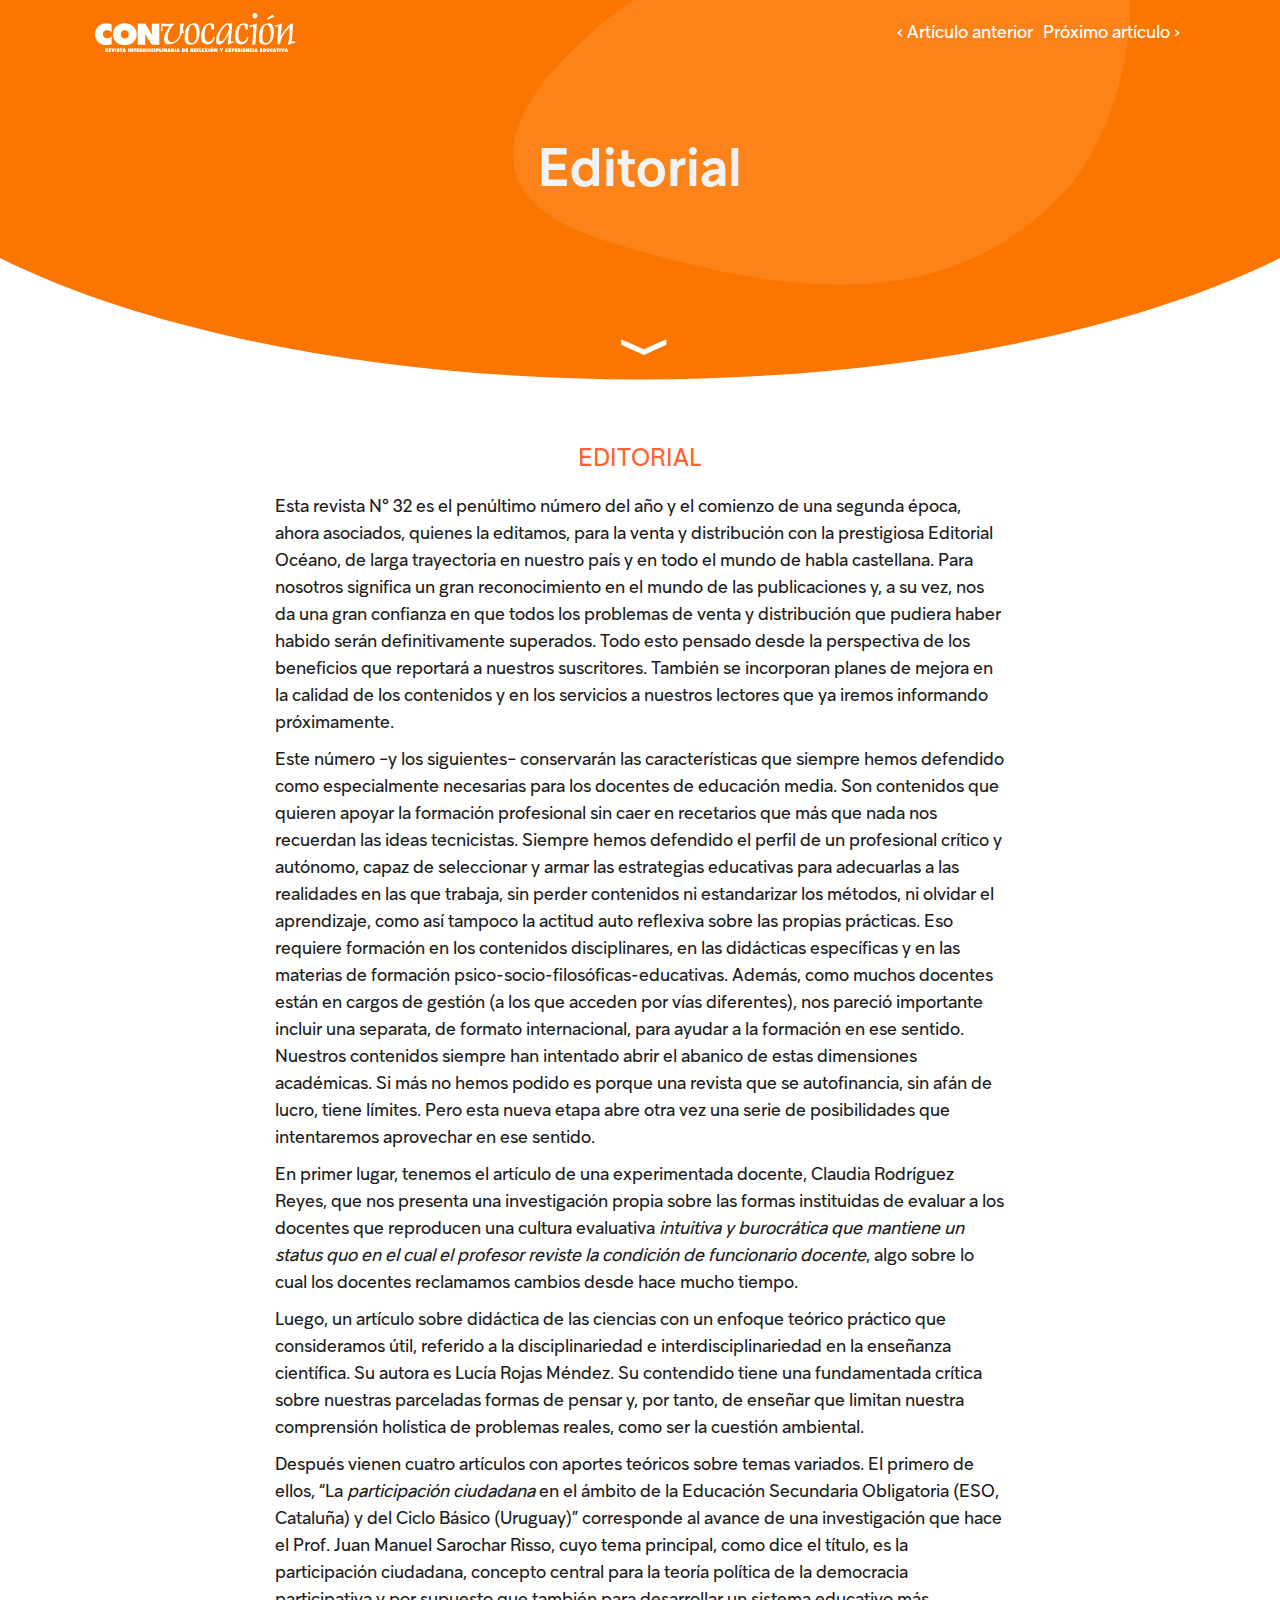
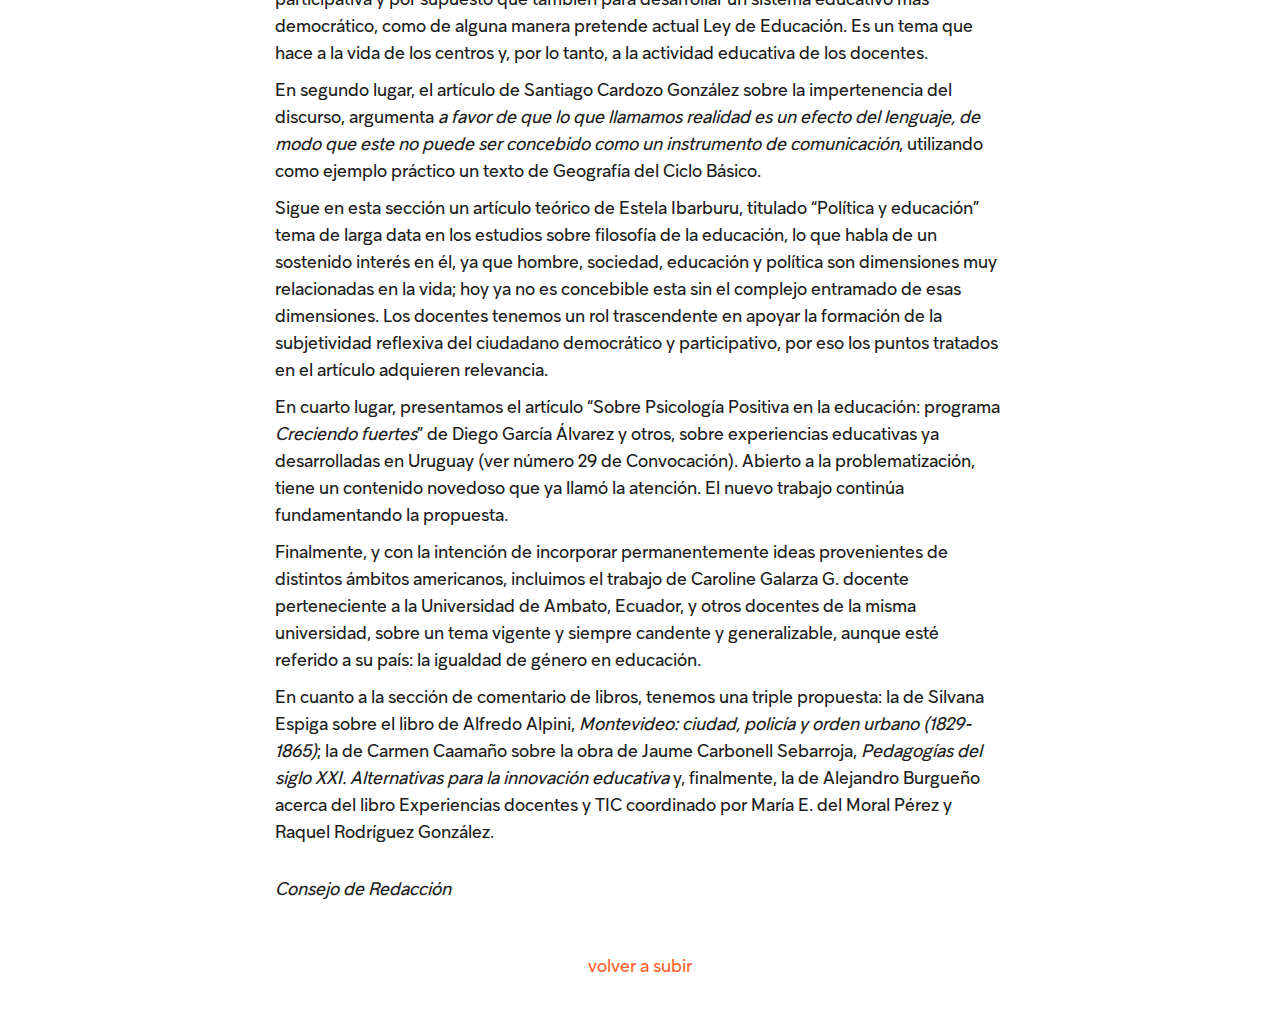
<file: editorial.html>
<!doctype html>
<html class="no-js" lang="es">

<head>
  <meta charset="utf-8">
  <meta http-equiv="x-ua-compatible" content="ie=edge">
  <title>Convocación | Revista interdisciplinaria de reflexión y experiencia educativa</title>
  <meta name="description" content="">
  <meta name="viewport" content="width=device-width, initial-scale=1">
  <link rel="shortcut icon" type="image/png" href="assets/img/convocacion-fav.png">
  <link rel="stylesheet" href="lib/bootstrap.min.css">
  <link rel="stylesheet" href="assets/css/main.css">
  <link rel="stylesheet" href="assets/css/articles.css">

  <style>

    .landing-title h2 {
      font-size: calc(260% + 4 * (100vw - 600px) / 400);
    }

  </style>

</head>

<body>

  <!-- START: Header -->
  <header class="landing-header">
    <div class="container">

      <!-- START: Navbar -->
      <nav class="navbar navbar-expand-sm navbar-light bg-faded" id="arrowUp">
        <button class="navbar-toggler" type="button" data-toggle="collapse" data-target="#nav-content" aria-controls="nav-content" aria-expanded="false" aria-label="Toggle navigation">
        <span class="navbar-toggler-icon"></span>
        </button>

        <!-- Brand -->
        <a class="navbar-brand" href="index.html">
          <img src="/assets/img/logo-convocacion-white.png" alt="">
        </a>

        <!-- Links -->
        <div class="collapse navbar-collapse justify-content-end" id="nav-content">
          <ul class="navbar-nav">
            <li class="nav-item">
              <a class="nav-link" href="expierencias-docentes-y-tic.html">&#8249; Artículo anterior</a>
            </li>
            <li class="nav-item">
              <a class="nav-link" href="sobre-los-docentes.html">Próximo artículo &#8250;</a>
            </li>
          </ul>
        </div>
      </nav>
      <!-- END: Navbar -->

      <section class="landing-title">

        <h2 class="text-center pt-5">Editorial</h2>

      </section>

      <div class="text-center">
        <a href="#section-cards">
          <p class="arrowDown">&#9002;</p>
        </a>
      </div>

    </div>
  </header>
  <!-- END: Header -->

  <main class="container">
    <article id="section-cards">
      <header>
        <h2>Editorial</h2>
      </header>
      <p>Esta revista N° 32 es el penúltimo número del año y el comienzo de una segunda época, ahora asociados, quienes la editamos, para la venta y distribución con la prestigiosa Editorial Océano, de larga trayectoria en nuestro país y en todo el mundo
        de habla castellana. Para nosotros significa un gran reconocimiento en el mundo de las publicaciones y, a su vez, nos da una gran confianza en que todos los problemas de venta y distribución que pudiera haber habido serán definitivamente superados.
        Todo esto pensado desde la perspectiva de los beneficios que reportará a nuestros suscritores. También se incorporan planes de mejora en la calidad de los contenidos y en los servicios a nuestros lectores que ya iremos informando próximamente.</p>
      <p>Este número −y los siguientes− conservarán las características que siempre hemos defendido como especialmente necesarias para los docentes de educación media. Son contenidos que quieren apoyar la formación profesional sin caer en recetarios que
        más que nada nos recuerdan las ideas tecnicistas. Siempre hemos defendido el perfil de un profesional crítico y autónomo, capaz de seleccionar y armar las estrategias educativas para adecuarlas a las realidades en las que trabaja, sin perder contenidos
        ni estandarizar los métodos, ni olvidar el aprendizaje, como así tampoco la actitud auto reflexiva sobre las propias prácticas. Eso requiere formación en los contenidos disciplinares, en las didácticas específicas y en las materias de formación
        psico-socio-filosóficas-educativas. Además, como muchos docentes están en cargos de gestión (a los que acceden por vías diferentes), nos pareció importante incluir una separata, de formato internacional, para ayudar a la formación en ese sentido.
        Nuestros contenidos siempre han intentado abrir el abanico de estas dimensiones académicas. Si más no hemos podido es porque una revista que se autofinancia, sin afán de lucro, tiene límites. Pero esta nueva etapa abre otra vez una serie de posibilidades
        que intentaremos aprovechar en ese sentido.
      </p>
      <p>En primer lugar, tenemos el artículo de una experimentada docente, Claudia Rodríguez Reyes, que nos presenta una investigación propia sobre las formas instituidas de evaluar a los docentes que reproducen una cultura evaluativa <em>intuitiva y burocrática que mantiene un status quo en el cual el profesor reviste la condición de funcionario docente</em>,
        algo sobre lo cual los docentes reclamamos cambios desde hace mucho tiempo.</p>
      <p>Luego, un artículo sobre didáctica de las ciencias con un enfoque teórico práctico que consideramos útil, referido a la disciplinariedad e interdisciplinariedad en la enseñanza científica. Su autora es Lucía Rojas Méndez. Su contendido tiene una
        fundamentada crítica sobre nuestras parceladas formas de pensar y, por tanto, de enseñar que limitan nuestra comprensión holística de problemas reales, como ser la cuestión ambiental.</p>
      <p>Después vienen cuatro artículos con aportes teóricos sobre temas variados. El primero de ellos, “La <em>participación ciudadana</em> en el ámbito de la Educación Secundaria Obligatoria (ESO, Cataluña) y del Ciclo Básico (Uruguay)” corresponde al
        avance de una investigación que hace el Prof. Juan Manuel Sarochar Risso, cuyo tema principal, como dice el título, es la participación ciudadana, concepto central para la teoría política de la democracia participativa y por supuesto que también
        para desarrollar un sistema educativo más democrático, como de alguna manera pretende actual Ley de Educación. Es un tema que hace a la vida de los centros y, por lo tanto, a la actividad educativa de los docentes.</p>
      <p>En segundo lugar, el artículo de Santiago Cardozo González sobre la impertenencia del discurso, argumenta <em>a favor de que lo que llamamos realidad es un efecto del lenguaje, de modo que este no puede ser concebido como un instrumento de comunicación</em>,
        utilizando como ejemplo práctico un texto de Geografía del Ciclo Básico.</p>
      <p>Sigue en esta sección un artículo teórico de Estela Ibarburu, titulado “Política y educación” tema de larga data en los estudios sobre filosofía de la educación, lo que habla de un sostenido interés en él, ya que hombre, sociedad, educación y política
        son dimensiones muy relacionadas en la vida; hoy ya no es concebible esta sin el complejo entramado de esas dimensiones. Los docentes tenemos un rol trascendente en apoyar la formación de la subjetividad reflexiva del ciudadano democrático y participativo,
        por eso los puntos tratados en el artículo adquieren relevancia.</p>
      <p>En cuarto lugar, presentamos el artículo “Sobre Psicología Positiva en la educación: programa <em>Creciendo fuertes</em>” de Diego García Álvarez y otros, sobre experiencias educativas ya desarrolladas en Uruguay (ver número 29 de Convocación).
        Abierto a la problematización, tiene un contenido novedoso que ya llamó la atención. El nuevo trabajo continúa fundamentando la propuesta.</p>
      <p>Finalmente, y con la intención de incorporar permanentemente ideas provenientes de distintos ámbitos americanos, incluimos el trabajo de Caroline Galarza G. docente perteneciente a la Universidad de Ambato, Ecuador, y otros docentes de la misma
        universidad, sobre un tema vigente y siempre candente y generalizable, aunque esté referido a su país: la igualdad de género en educación.</p>
      <p>En cuanto a la sección de comentario de libros, tenemos una triple propuesta: la de Silvana Espiga sobre el libro de Alfredo Alpini, <em>Montevideo: ciudad, policía y orden urbano (1829-1865)</em>; la de Carmen Caamaño sobre la obra de Jaume Carbonell
        Sebarroja, <em>Pedagogías del siglo XXI. Alternativas para la innovación educativa</em> y, finalmente, la de Alejandro Burgueño acerca del libro Experiencias docentes y TIC coordinado por María E. del Moral Pérez y Raquel Rodríguez González.</p>

      <p class="mt-5"><i>Consejo de Redacción</i></p>


      <div class="arrowUp text-center">
        <a href="#arrowUp" class="footer-link">volver a subir</a>
      </div>
    </article>
  </main>



  <script src="lib/jquery-3.3.1.min.js"></script>
  <script src="lib/bootstrap.min.js"></script>
  <script src="assets/js/scripts.js"></script>
</body>

</html>
</file>
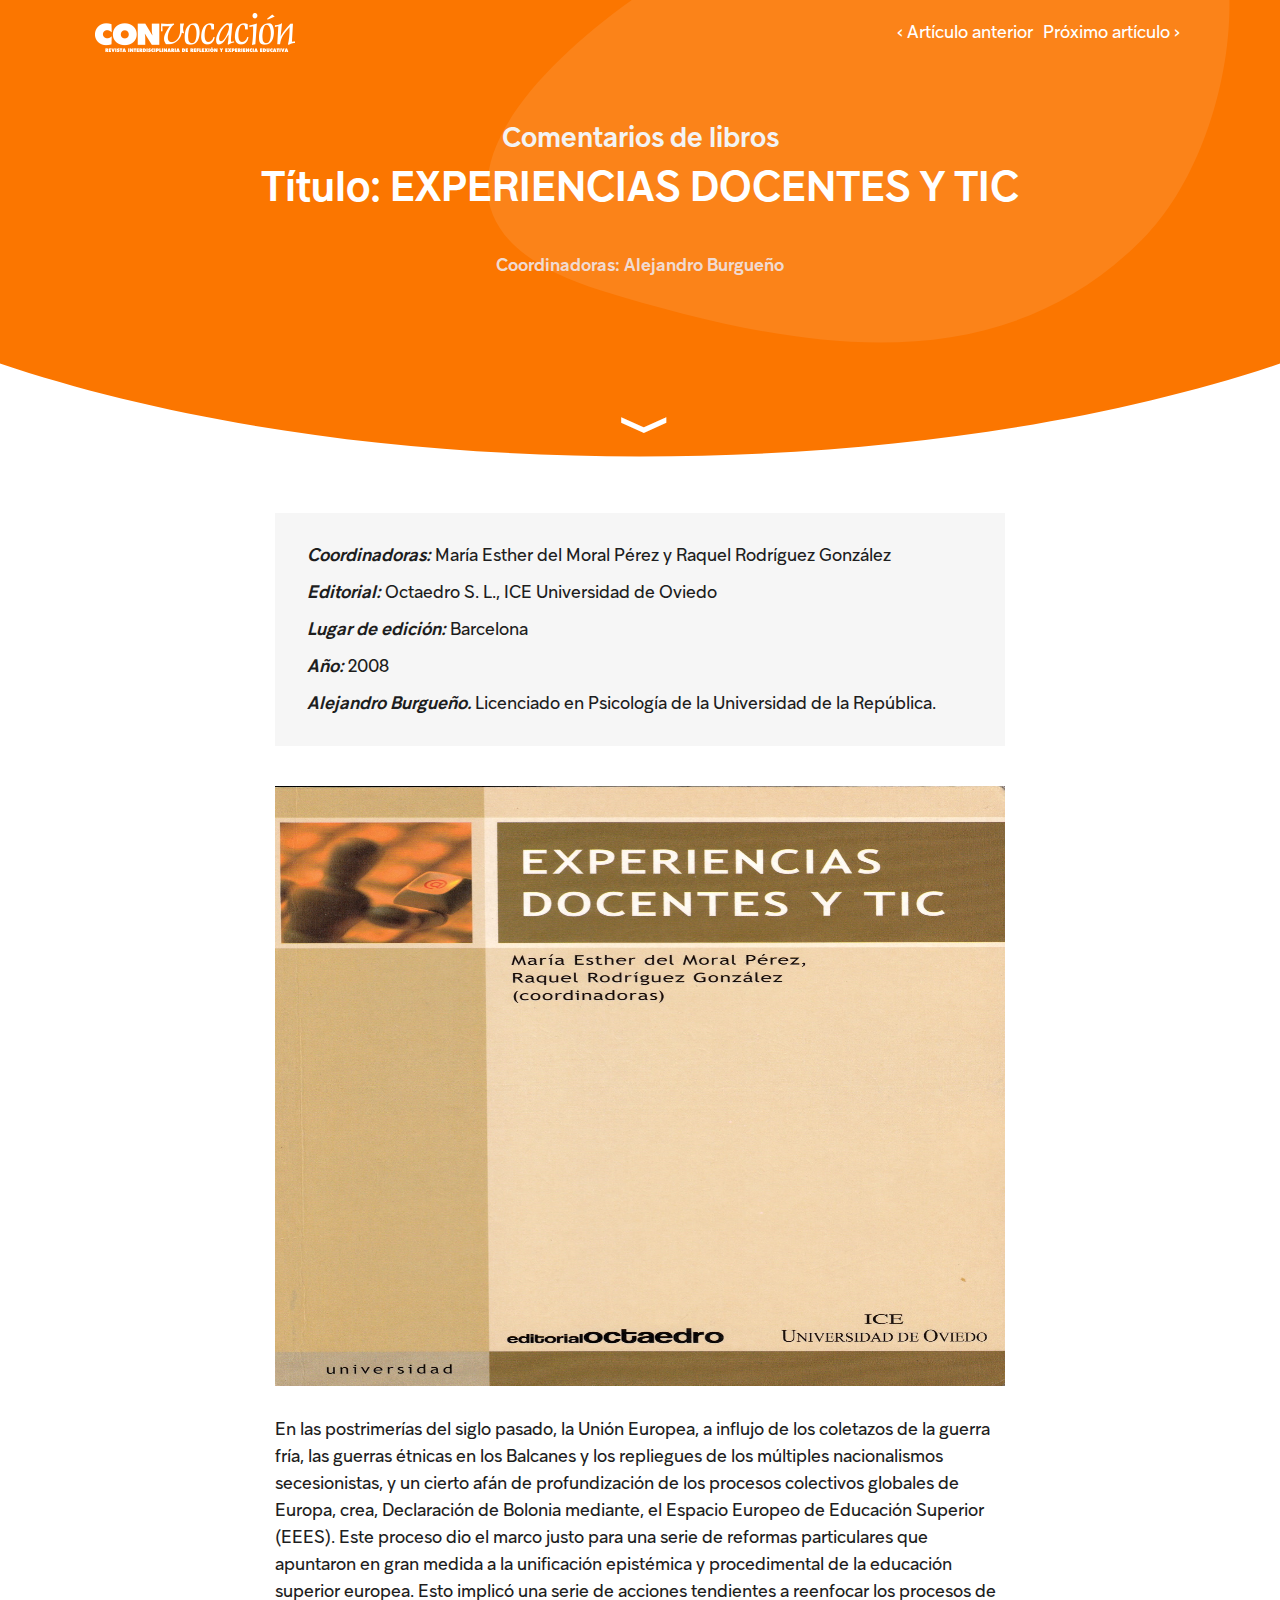
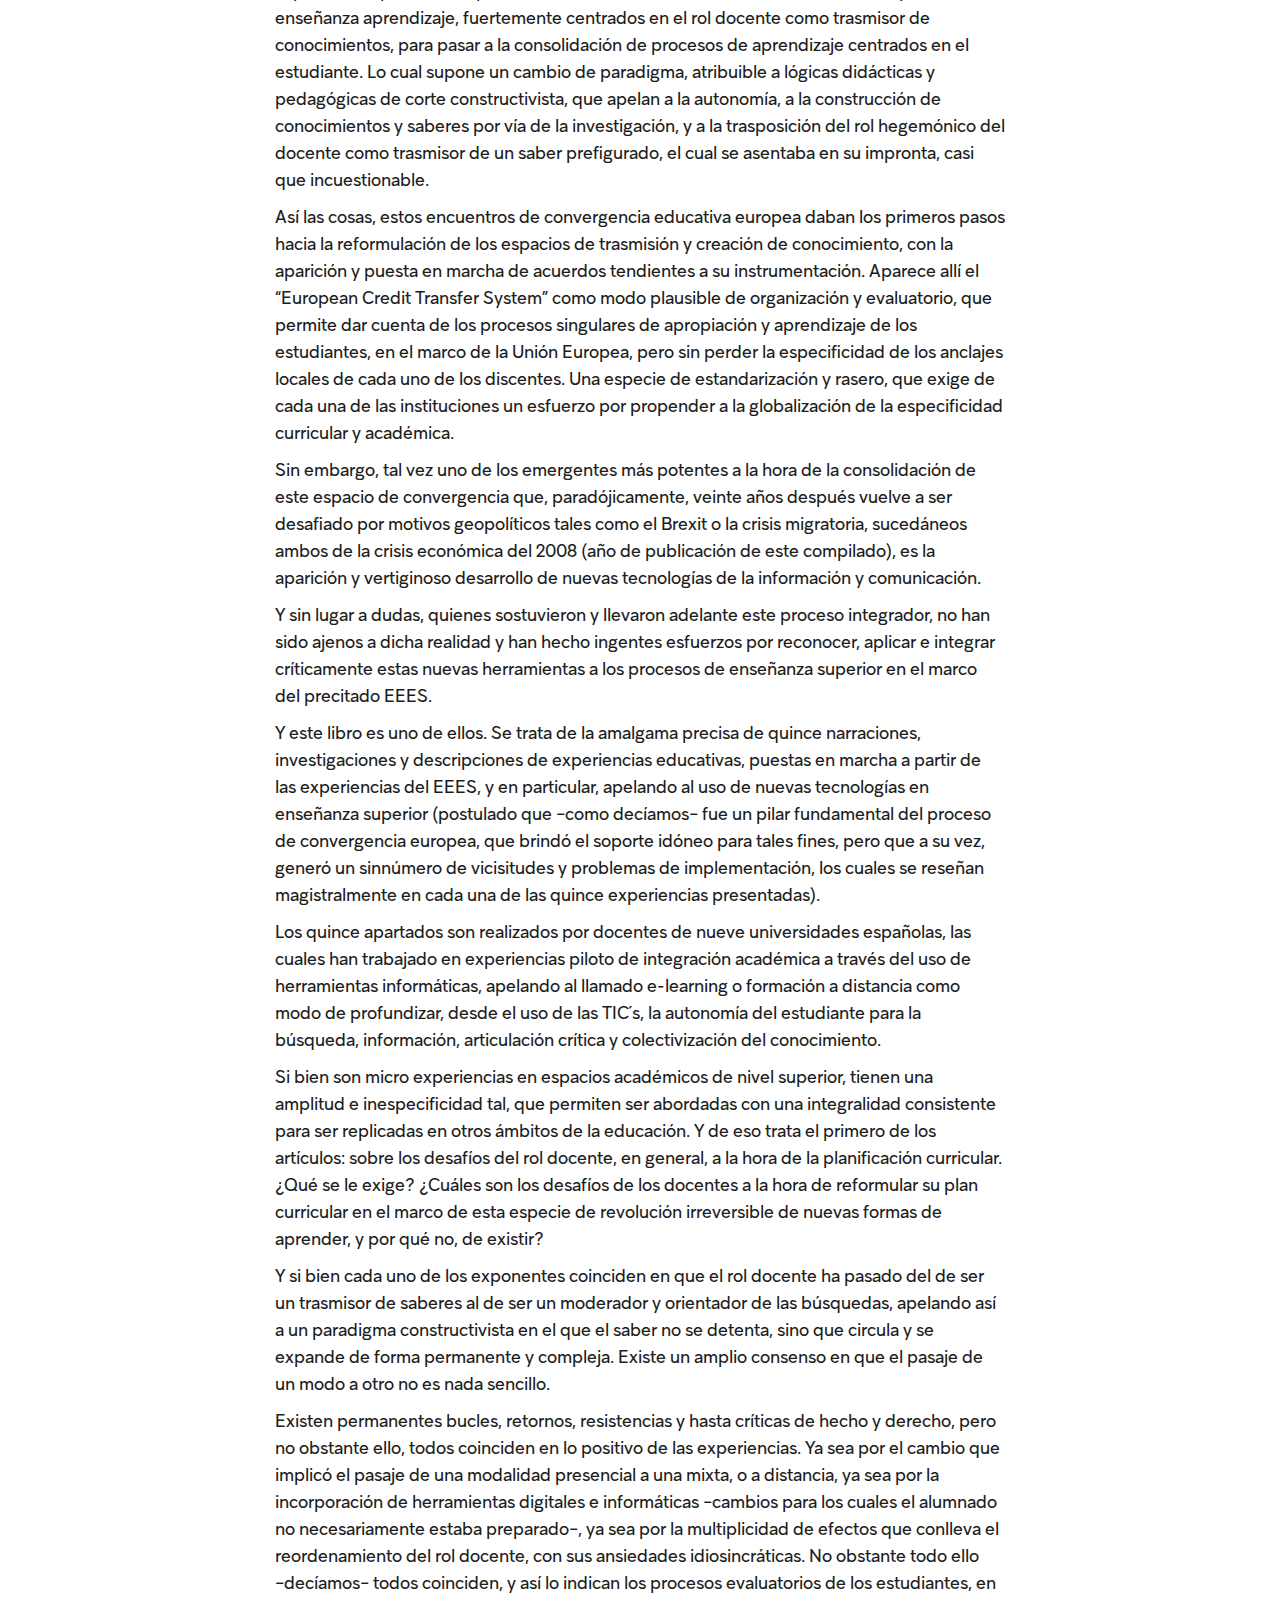
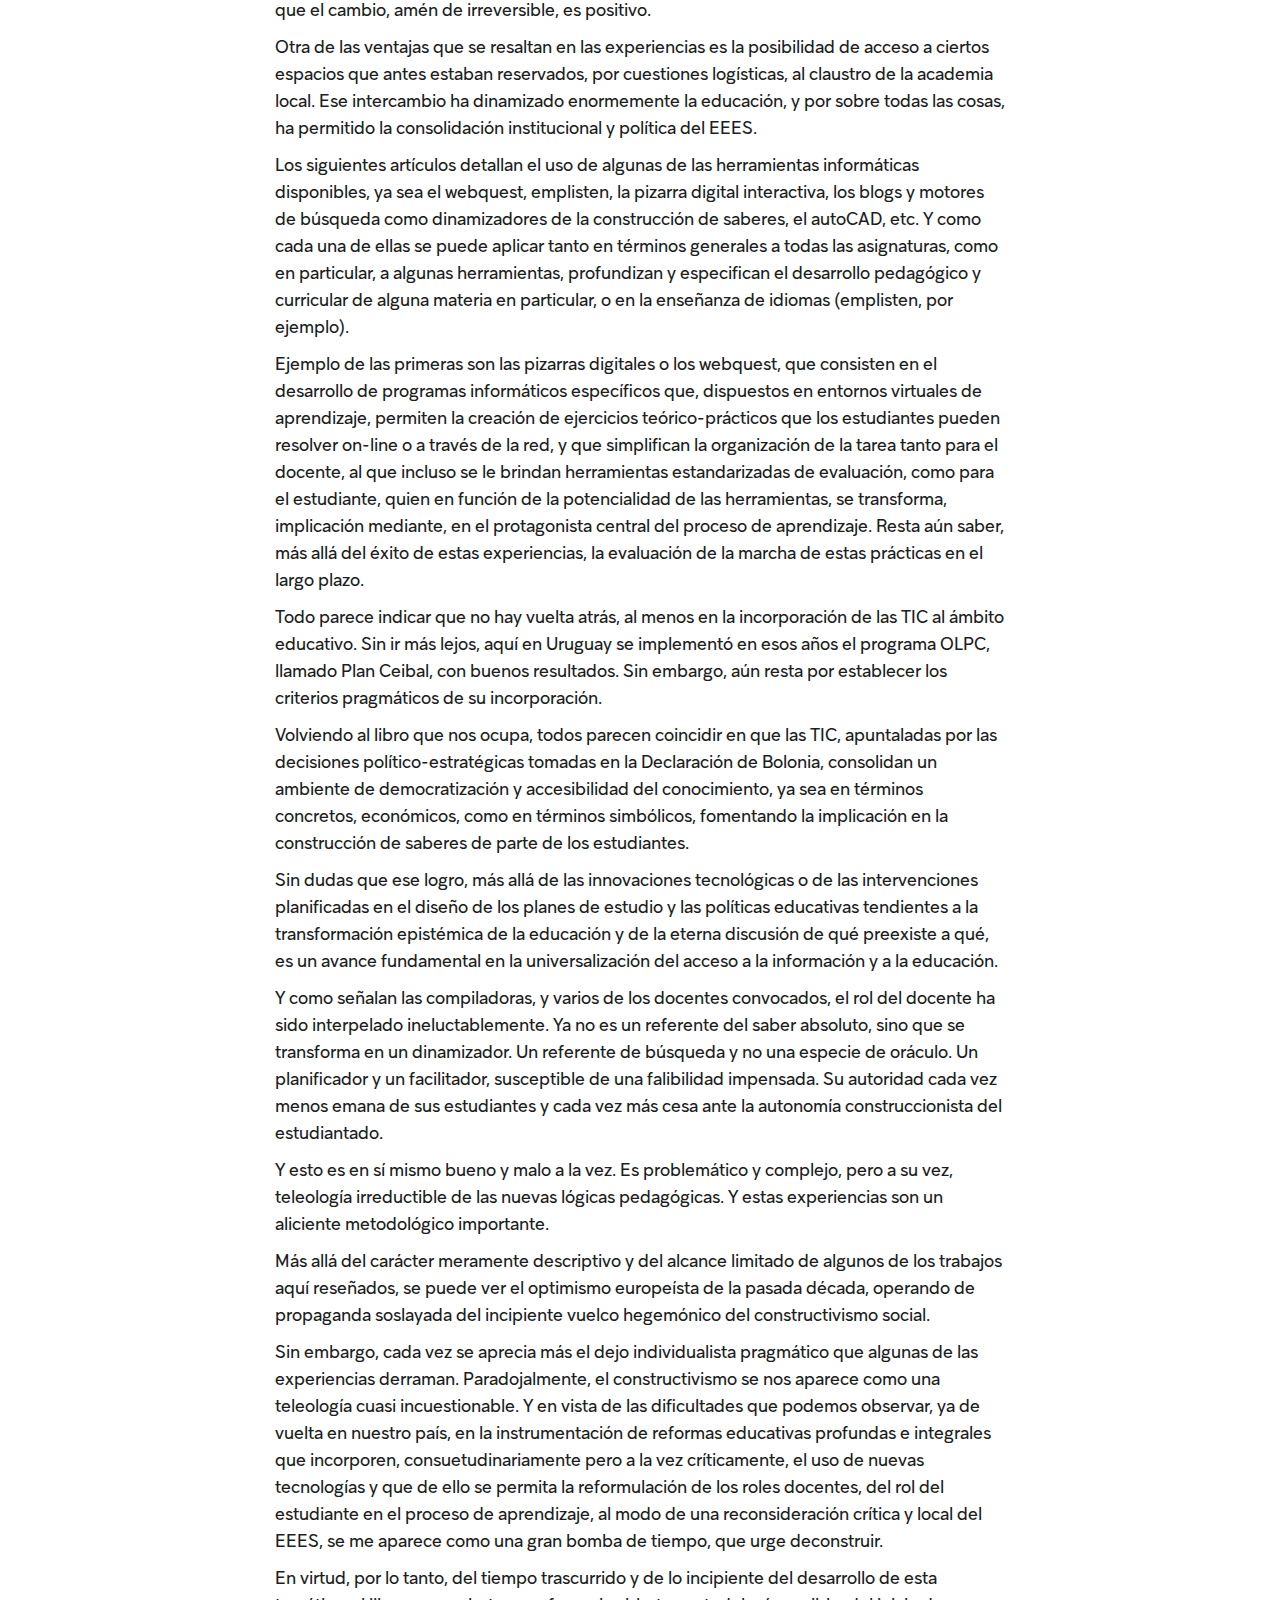
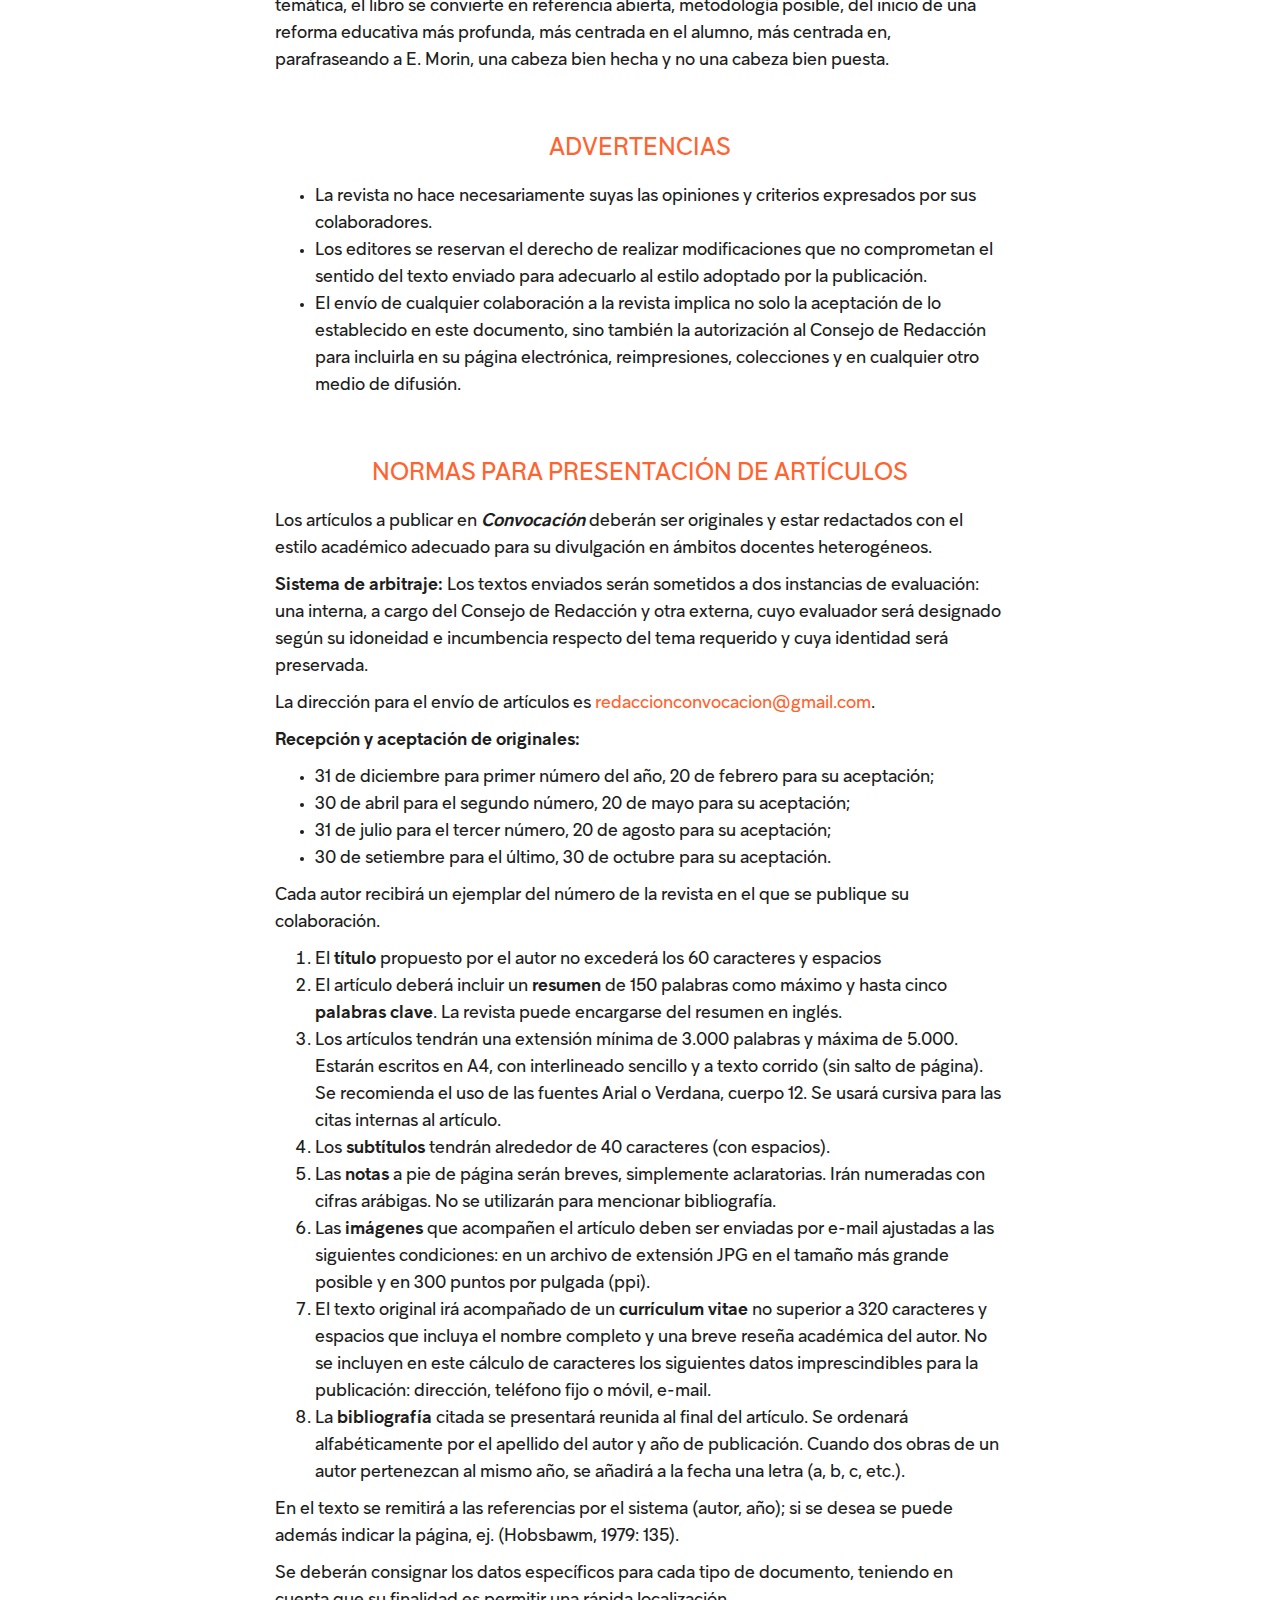
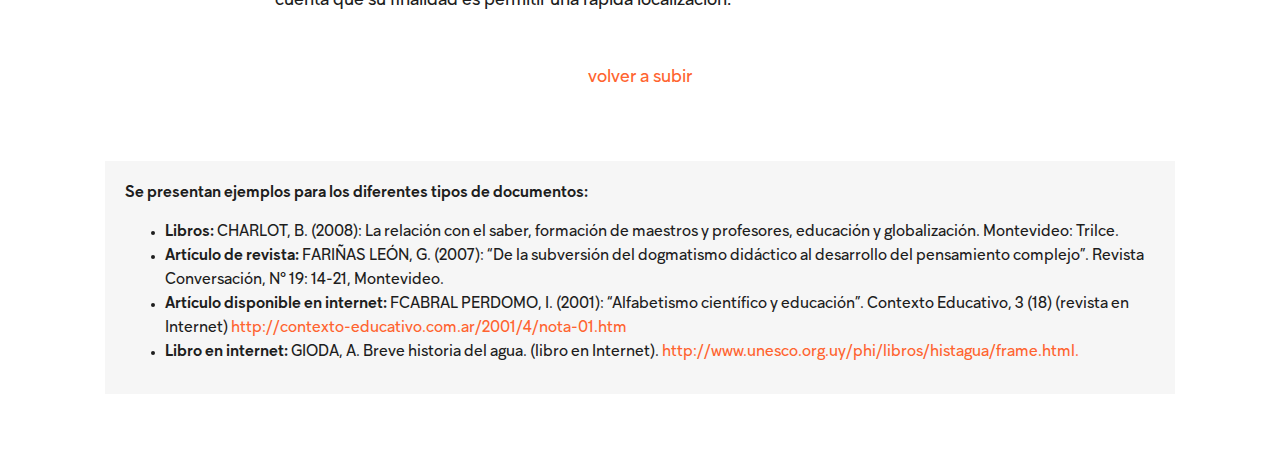
<file: expierencias-docentes-y-tic.html>
<!doctype html>
<html class="no-js" lang="es">

<head>
  <meta charset="utf-8">
  <meta http-equiv="x-ua-compatible" content="ie=edge">
  <title>Convocación | Revista interdisciplinaria de reflexión y experiencia educativa</title>
  <meta name="description" content="">
  <meta name="viewport" content="width=device-width, initial-scale=1">
  <link rel="shortcut icon" type="image/png" href="assets/img/convocacion-fav.png">
  <link rel="stylesheet" href="lib/bootstrap.min.css">
  <link rel="stylesheet" href="assets/css/main.css">
  <link rel="stylesheet" href="assets/css/articles.css">
</head>

<body>


  <!-- START: Header -->
  <header class="landing-header">
    <div class="container">

      <!-- START: Navbar -->
      <nav class="navbar navbar-expand-sm navbar-light bg-faded" id="arrowUp">
        <button class="navbar-toggler" type="button" data-toggle="collapse" data-target="#nav-content" aria-controls="nav-content" aria-expanded="false" aria-label="Toggle navigation">
        <span class="navbar-toggler-icon"></span>
        </button>

        <!-- Brand -->
        <a class="navbar-brand" href="index.html">
          <img src="/assets/img/logo-convocacion-white.png" alt="">
        </a>

        <!-- Links -->
        <div class="collapse navbar-collapse justify-content-end" id="nav-content">
          <ul class="navbar-nav">
            <li class="nav-item">
              <a class="nav-link" href="pedagogias-del-siglo.html">&#8249; Artículo anterior</a>
            </li>
            <li class="nav-item">
              <a class="nav-link" href="sobre-los-docentes.html">Próximo artículo &#8250;</a>
            </li>
          </ul>
        </div>
      </nav>
      <!-- END: Navbar -->


      <section class="landing-title">

        <h2 class="text-center pt-3">Comentarios de libros</h2>
        <h3 class="text-center pt-2">Título: EXPERIENCIAS DOCENTES Y TIC</h3>
        <h4 class="text-center">Coordinadoras: Alejandro Burgueño</h4>

      </section>

      <div class="text-center">
        <a href="#section-cards">
          <p class="arrowDown">&#9002;</p>
        </a>
      </div>

    </div>
  </header>
  <!-- END: Header -->

  <main class="container mb-5">
    <article>
      <div class="author-text" id="section-cards">
        <p><em>Coordinadoras: </em>María Esther del Moral Pérez y Raquel Rodríguez González</p>

        <p><em>Editorial: </em>Octaedro S. L., ICE Universidad de Oviedo</p>

        <p><em>Lugar de edición: </em>Barcelona</p>

        <p><em>Año: </em>2008</p>

        <p><em>Alejandro Burgueño. </em>Licenciado en Psicología de la Universidad de la República.</p>
      </div>

      <img src="assets/img/Exp_docentes-min.jpg" class="img-fluid" alt="">

      <p>En las postrimerías del siglo pasado, la Unión Europea, a influjo de los coletazos de la guerra fría, las guerras étnicas en los Balcanes y los repliegues de los múltiples nacionalismos secesionistas, y un cierto afán de profundización de los procesos
        colectivos globales de Europa, crea, Declaración de Bolonia mediante, el Espacio Europeo de Educación Superior (EEES). Este proceso dio el marco justo para una serie de reformas particulares que apuntaron en gran medida a la unificación epistémica
        y procedimental de la educación superior europea. Esto implicó una serie de acciones tendientes a reenfocar los procesos de enseñanza aprendizaje, fuertemente centrados en el rol docente como trasmisor de conocimientos, para pasar a la consolidación
        de procesos de aprendizaje centrados en el estudiante. Lo cual supone un cambio de paradigma, atribuible a lógicas didácticas y pedagógicas de corte constructivista, que apelan a la autonomía, a la construcción de conocimientos y saberes por vía
        de la investigación, y a la trasposición del rol hegemónico del docente como trasmisor de un saber prefigurado, el cual se asentaba en su impronta, casi que incuestionable.
      </p>
      <p>Así las cosas, estos encuentros de convergencia educativa europea daban los primeros pasos hacia la reformulación de los espacios de trasmisión y creación de conocimiento, con la aparición y puesta en marcha de acuerdos tendientes a su instrumentación.
        Aparece allí el “European Credit Transfer System” como modo plausible de organización y evaluatorio, que permite dar cuenta de los procesos singulares de apropiación y aprendizaje de los estudiantes, en el marco de la Unión Europea, pero sin perder
        la especificidad de los anclajes locales de cada uno de los discentes. Una especie de estandarización y rasero, que exige de cada una de las instituciones un esfuerzo por propender a la globalización de la especificidad curricular y académica.</p>
      <p>Sin embargo, tal vez uno de los emergentes más potentes a la hora de la consolidación de este espacio de convergencia que, paradójicamente, veinte años después vuelve a ser desafiado por motivos geopolíticos tales como el Brexit o la crisis migratoria,
        sucedáneos ambos de la crisis económica del 2008 (año de publicación de este compilado), es la aparición y vertiginoso desarrollo de nuevas tecnologías de la información y comunicación.</p>
      <p>Y sin lugar a dudas, quienes sostuvieron y llevaron adelante este proceso integrador, no han sido ajenos a dicha realidad y han hecho ingentes esfuerzos por reconocer, aplicar e integrar críticamente estas nuevas herramientas a los procesos de enseñanza
        superior en el marco del precitado EEES.</p>
      <p>Y este libro es uno de ellos. Se trata de la amalgama precisa de quince narraciones, investigaciones y descripciones de experiencias educativas, puestas en marcha a partir de las experiencias del EEES, y en particular, apelando al uso de nuevas
        tecnologías en enseñanza superior (postulado que −como decíamos− fue un pilar fundamental del proceso de convergencia europea, que brindó el soporte idóneo para tales fines, pero que a su vez, generó un sinnúmero de vicisitudes y problemas de
        implementación, los cuales se reseñan magistralmente en cada una de las quince experiencias presentadas).</p>
      <p>Los quince apartados son realizados por docentes de nueve universidades españolas, las cuales han trabajado en experiencias piloto de integración académica a través del uso de herramientas informáticas, apelando al llamado e-learning o formación
        a distancia como modo de profundizar, desde el uso de las TIC´s, la autonomía del estudiante para la búsqueda, información, articulación crítica y colectivización del conocimiento.</p>
      <p>Si bien son micro experiencias en espacios académicos de nivel superior, tienen una amplitud e inespecificidad tal, que permiten ser abordadas con una integralidad consistente para ser replicadas en otros ámbitos de la educación. Y de eso trata
        el primero de los artículos: sobre los desafíos del rol docente, en general, a la hora de la planificación curricular. ¿Qué se le exige? ¿Cuáles son los desafíos de los docentes a la hora de reformular su plan curricular en el marco de esta especie
        de revolución irreversible de nuevas formas de aprender, y por qué no, de existir?</p>
      <p>Y si bien cada uno de los exponentes coinciden en que el rol docente ha pasado del de ser un trasmisor de saberes al de ser un moderador y orientador de las búsquedas, apelando así a un paradigma constructivista en el que el saber no se detenta,
        sino que circula y se expande de forma permanente y compleja. Existe un amplio consenso en que el pasaje de un modo a otro no es nada sencillo.</p>
      <p>Existen permanentes bucles, retornos, resistencias y hasta críticas de hecho y derecho, pero no obstante ello, todos coinciden en lo positivo de las experiencias. Ya sea por el cambio que implicó el pasaje de una modalidad presencial a una mixta,
        o a distancia, ya sea por la incorporación de herramientas digitales e informáticas −cambios para los cuales el alumnado no necesariamente estaba preparado−, ya sea por la multiplicidad de efectos que conlleva el reordenamiento del rol docente,
        con sus ansiedades idiosincráticas. No obstante todo ello −decíamos− todos coinciden, y así lo indican los procesos evaluatorios de los estudiantes, en que el cambio, amén de irreversible, es positivo.</p>
      <p>Otra de las ventajas que se resaltan en las experiencias es la posibilidad de acceso a ciertos espacios que antes estaban reservados, por cuestiones logísticas, al claustro de la academia local. Ese intercambio ha dinamizado enormemente la educación,
        y por sobre todas las cosas, ha permitido la consolidación institucional y política del EEES.</p>
      <p>Los siguientes artículos detallan el uso de algunas de las herramientas informáticas disponibles, ya sea el webquest, emplisten, la pizarra digital interactiva, los blogs y motores de búsqueda como dinamizadores de la construcción de saberes, el
        autoCAD, etc. Y como cada una de ellas se puede aplicar tanto en términos generales a todas las asignaturas, como en particular, a algunas herramientas, profundizan y especifican el desarrollo pedagógico y curricular de alguna materia en particular,
        o en la enseñanza de idiomas (emplisten, por ejemplo).</p>
      <p>Ejemplo de las primeras son las pizarras digitales o los webquest, que consisten en el desarrollo de programas informáticos específicos que, dispuestos en entornos virtuales de aprendizaje, permiten la creación de ejercicios teórico-prácticos que
        los estudiantes pueden resolver on-line o a través de la red, y que simplifican la organización de la tarea tanto para el docente, al que incluso se le brindan herramientas estandarizadas de evaluación, como para el estudiante, quien en función
        de la potencialidad de las herramientas, se transforma, implicación mediante, en el protagonista central del proceso de aprendizaje. Resta aún saber, más allá del éxito de estas experiencias, la evaluación de la marcha de estas prácticas en el
        largo plazo.</p>
      <p>Todo parece indicar que no hay vuelta atrás, al menos en la incorporación de las TIC al ámbito educativo. Sin ir más lejos, aquí en Uruguay se implementó en esos años el programa OLPC, llamado Plan Ceibal, con buenos resultados. Sin embargo, aún resta por establecer los criterios
        pragmáticos de su incorporación.</p>
      <p>Volviendo al libro que nos ocupa, todos parecen coincidir en que las TIC, apuntaladas por las decisiones político-estratégicas tomadas en la Declaración de Bolonia, consolidan un ambiente de democratización y accesibilidad del conocimiento, ya sea
        en términos concretos, económicos, como en términos simbólicos, fomentando la implicación en la construcción de saberes de parte de los estudiantes.</p>
      <p>Sin dudas que ese logro, más allá de las innovaciones tecnológicas o de las intervenciones planificadas en el diseño de los planes de estudio y las políticas educativas tendientes a la transformación epistémica de la educación y de la eterna discusión
        de qué preexiste a qué, es un avance fundamental en la universalización del acceso a la información y a la educación.</p>
      <p>Y como señalan las compiladoras, y varios de los docentes convocados, el rol del docente ha sido interpelado ineluctablemente. Ya no es un referente del saber absoluto, sino que se transforma en un dinamizador. Un referente de búsqueda y no una
        especie de oráculo. Un planificador y un facilitador, susceptible de una falibilidad impensada. Su autoridad cada vez menos emana de sus estudiantes y cada vez más cesa ante la autonomía construccionista del estudiantado.</p>
      <p>Y esto es en sí mismo bueno y malo a la vez. Es problemático y complejo, pero a su vez, teleología irreductible de las nuevas lógicas pedagógicas. Y estas experiencias son un aliciente metodológico importante.</p>
      <p>Más allá del carácter meramente descriptivo y del alcance limitado de algunos de los trabajos aquí reseñados, se puede ver el optimismo europeísta de la pasada década, operando de propaganda soslayada del incipiente vuelco hegemónico del constructivismo
        social.</p>
      <p>Sin embargo, cada vez se aprecia más el dejo individualista pragmático que algunas de las experiencias derraman. Paradojalmente, el constructivismo se nos aparece como una teleología cuasi incuestionable. Y en vista de las dificultades que podemos
        observar, ya de vuelta en nuestro país, en la instrumentación de reformas educativas profundas e integrales que incorporen, consuetudinariamente pero a la vez críticamente, el uso de nuevas tecnologías y que de ello se permita la reformulación
        de los roles docentes, del rol del estudiante en el proceso de aprendizaje, al modo de una reconsideración crítica y local del EEES, se me aparece como una gran bomba de tiempo, que urge deconstruir.</p>
      <p>En virtud, por lo tanto, del tiempo trascurrido y de lo incipiente del desarrollo de esta temática, el libro se convierte en referencia abierta, metodología posible, del inicio de una reforma educativa más profunda, más centrada en el alumno, más
        centrada en, parafraseando a E. Morin, una cabeza bien hecha y no una cabeza bien puesta.</p>
    </article>

    <article>
      <header>
        <h2>Advertencias</h2>
      </header>
      <ul>
        <li>La revista no hace necesariamente suyas las opiniones y criterios expresados por sus colaboradores.</li>
        <li>Los editores se reservan el derecho de realizar modificaciones que no comprometan el sentido del texto enviado para adecuarlo al estilo adoptado por la publicación.</li>
        <li>El envío de cualquier colaboración a la revista implica no solo la aceptación de lo establecido en este documento, sino también la autorización al Consejo de Redacción para incluirla en su página electrónica, reimpresiones, colecciones y en cualquier
          otro medio de difusión.</li>
      </ul>
    </article>

    <article>
      <header>
        <h2>Normas para presentación de artículos</h2>
      </header>
      <p>Los artículos a publicar en <strong><em>Convocación</em></strong> deberán ser originales y estar redactados con el estilo académico adecuado para su divulgación en ámbitos docentes heterogéneos.</p>
      <p><strong>Sistema de arbitraje:</strong> Los textos enviados serán sometidos a dos instancias de evaluación: una interna, a cargo del Consejo de Redacción y otra externa, cuyo evaluador será designado según su idoneidad e incumbencia respecto del
        tema requerido y cuya identidad será preservada.</p>
      <p>La dirección para el envío de artículos es <a href="mailto:redaccionconvocacion@gmail.com" class="footer-link">redaccionconvocacion@gmail.com</a>.</p>
      <p><strong>Recepción y aceptación de originales: </strong></p>
      <ul>
        <li>31 de diciembre para primer número del año, 20 de febrero para su aceptación;</li>
        <li>30 de abril para el segundo número, 20 de mayo para su aceptación;</li>
        <li>31 de julio para el tercer número, 20 de agosto para su aceptación;</li>
        <li>30 de setiembre para el último, 30 de octubre para su aceptación.</li>
      </ul>
      <p>Cada autor recibirá un ejemplar del número de la revista en el que se publique su colaboración.</p>
      <ol>
        <li> El <strong>título</strong> propuesto por el autor no excederá los 60 caracteres y espacios</li>
        <li>El artículo deberá incluir un <strong>resumen</strong> de 150 palabras como máximo y hasta cinco <strong>palabras clave</strong>. La revista puede encargarse del resumen en inglés.</li>
        <li>Los artículos tendrán una extensión mínima de 3.000 palabras y máxima de 5.000. Estarán escritos en A4, con interlineado sencillo y a texto corrido (sin salto de página). Se recomienda el uso de las fuentes Arial o Verdana, cuerpo 12. Se usará
          cursiva para las citas internas al artículo.</li>
        <li>Los <strong>subtítulos</strong> tendrán alrededor de 40 caracteres (con espacios).</li>
        <li>Las <strong>notas</strong> a pie de página serán breves, simplemente aclaratorias. Irán numeradas con cifras arábigas. No se utilizarán para mencionar bibliografía.</li>
        <li> Las <strong>imágenes</strong> que acompañen el artículo deben ser enviadas por e-mail ajustadas a las siguientes condiciones: en un archivo de extensión JPG en el tamaño más grande posible y en 300 puntos por pulgada (ppi).</li>
        <li>El texto original irá acompañado de un <strong>currículum vitae</strong> no superior a 320 caracteres y espacios que incluya el nombre completo y una breve reseña académica del autor. No se incluyen en este cálculo de caracteres los siguientes
          datos imprescindibles para la publicación: dirección, teléfono fijo o móvil, e-mail.</li>
        <li>La <strong>bibliografía</strong> citada se presentará reunida al final del artículo. Se ordenará alfabéticamente por el apellido del autor y año de publicación. Cuando dos obras de un autor pertenezcan al mismo año, se añadirá a la fecha una letra
          (a, b, c, etc.).</li>
      </ol>
      <p>En el texto se remitirá a las referencias por el sistema (autor, año); si se desea se puede además indicar la página, ej. (Hobsbawm, 1979: 135).</p>
      <p>Se deberán consignar los datos específicos para cada tipo de documento, teniendo en cuenta que su finalidad es permitir una rápida localización.</p>
      <div class="arrowUp text-center">
        <a href="#arrowUp" class="footer-link">volver a subir</a>
      </div>
    </article>
  </main>
  <footer class="container">
    <div class="bibliography">
      <header class="mb-4">
        <p><b>Se presentan ejemplos para los diferentes tipos de documentos:</b></p>
      </header>
      <ul>
        <li><strong>Libros: </strong>CHARLOT, B. (2008): La relación con el saber, formación de maestros y profesores, educación y globalización. Montevideo: Trilce.</li>
        <li><strong>Artículo de revista: </strong>FARIÑAS LEÓN, G. (2007): “De la subversión del dogmatismo didáctico al desarrollo del pensamiento complejo”. Revista Conversación, N° 19: 14-21, Montevideo.</li>
        <li><strong>Artículo disponible en internet: </strong>FCABRAL PERDOMO, I. (2001): “Alfabetismo científico y educación”. Contexto Educativo, 3 (18) (revista en Internet) <a href="http://contexto-educativo.com.ar/2001/4/nota-01.htm">http://contexto-educativo.com.ar/2001/4/nota-01.htm</a></li>
        <li><strong>Libro en internet: </strong>GIODA, A. Breve historia del agua. (libro en Internet). <a href=" http://www.unesco.org.uy/phi/libros/histagua/frame.html"> http://www.unesco.org.uy/phi/libros/histagua/frame.html.</a></li>
      </ul>
    </div>
  </footer>

  <script src="lib/jquery-3.3.1.min.js"></script>
  <script src="lib/bootstrap.min.js"></script>
  <script src="assets/js/scripts.js"></script>
</body>

</html>
</file>
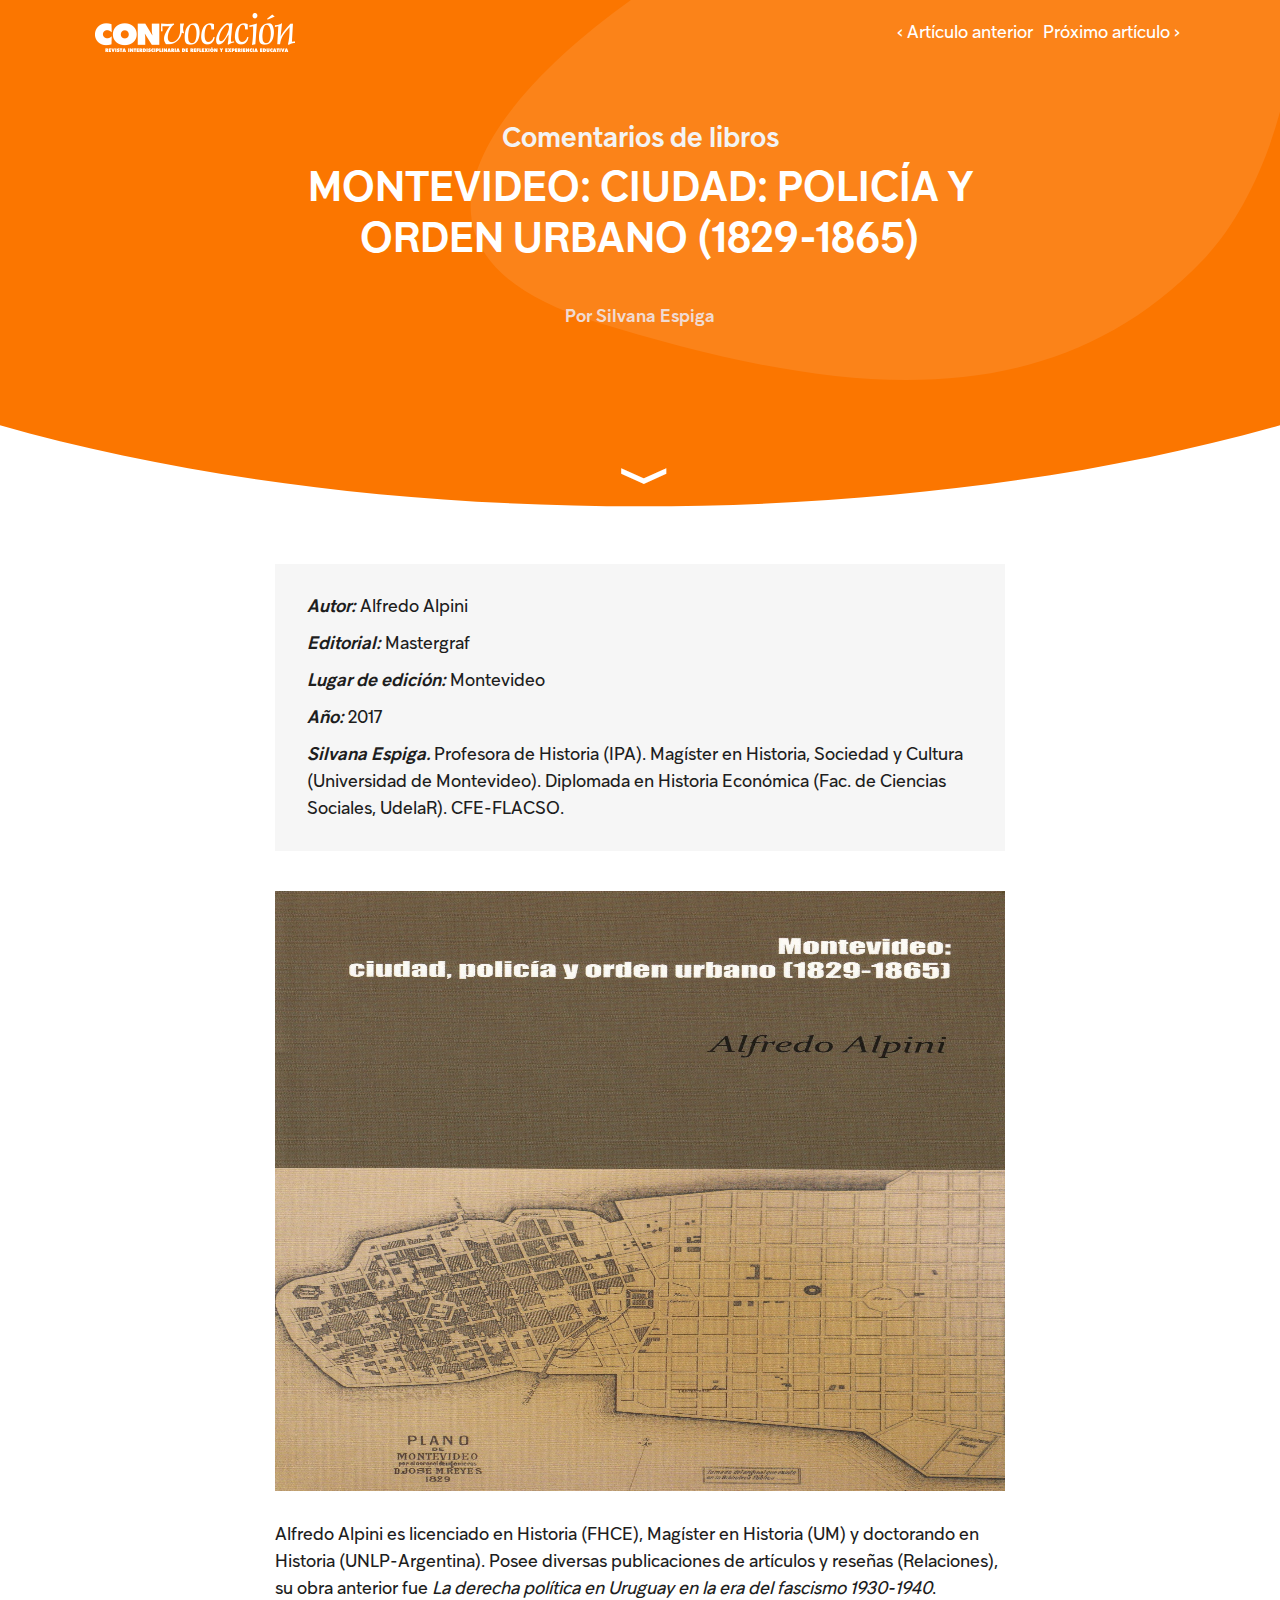
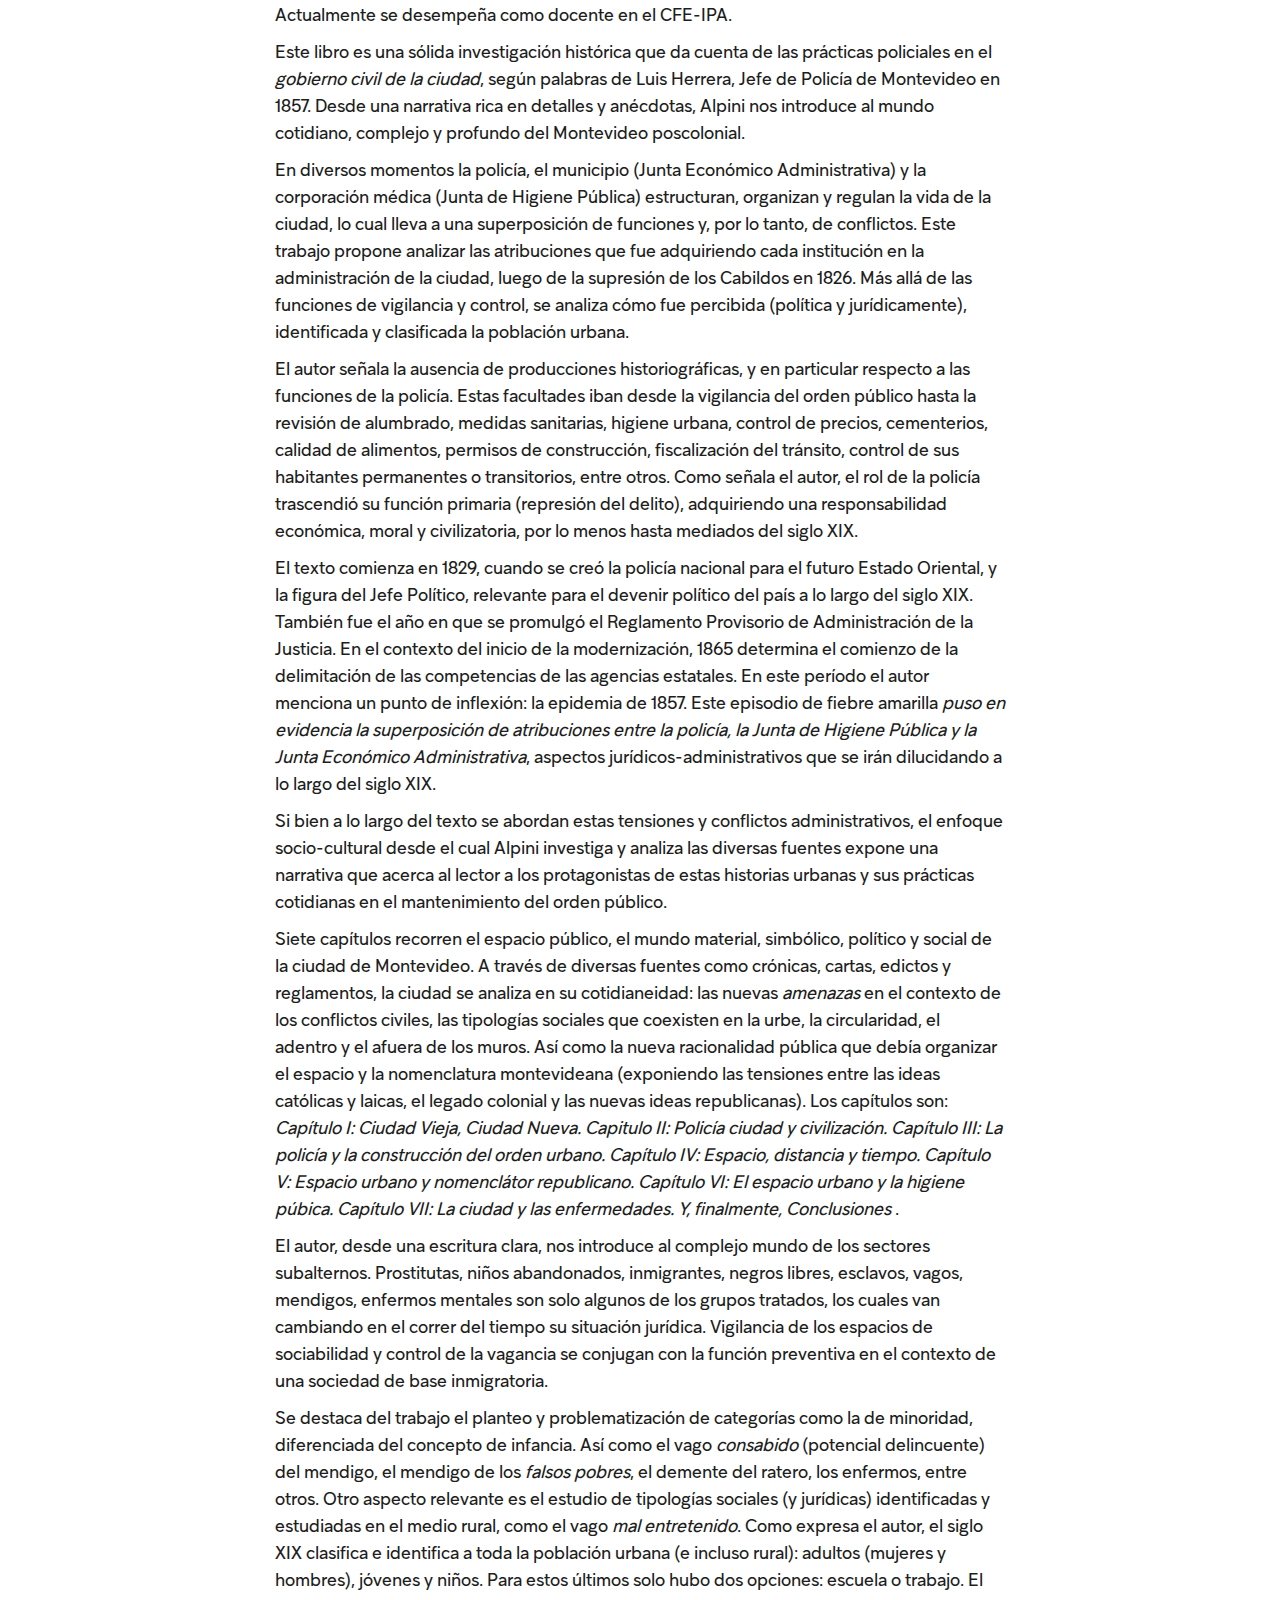
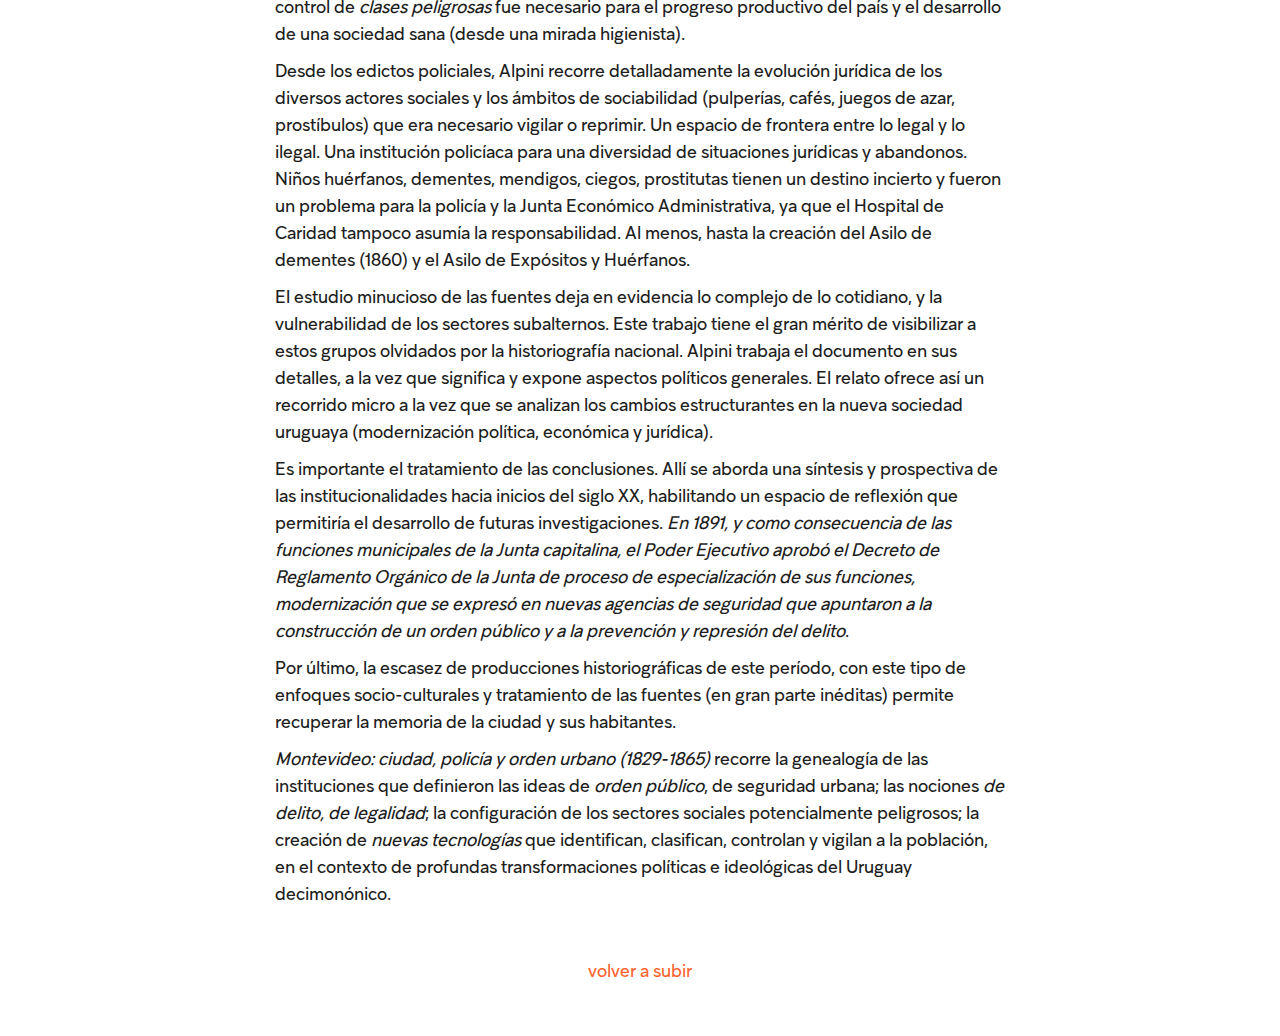
<file: montevideo-ciudad-policia.html>
<!doctype html>
<html class="no-js" lang="es">

<head>
  <meta charset="utf-8">
  <meta http-equiv="x-ua-compatible" content="ie=edge">
  <title>Convocación | Revista interdisciplinaria de reflexión y experiencia educativa</title>
  <meta name="description" content="">
  <meta name="viewport" content="width=device-width, initial-scale=1">
  <link rel="shortcut icon" type="image/png" href="assets/img/convocacion-fav.png">
  <link rel="stylesheet" href="lib/bootstrap.min.css">
  <link rel="stylesheet" href="assets/css/main.css">
  <link rel="stylesheet" href="assets/css/articles.css">
</head>

<body>


  <!-- START: Header -->
  <header class="landing-header">
    <div class="container">

      <!-- START: Navbar -->
      <nav class="navbar navbar-expand-sm navbar-light bg-faded" id="arrowUp">
        <button class="navbar-toggler" type="button" data-toggle="collapse" data-target="#nav-content" aria-controls="nav-content" aria-expanded="false" aria-label="Toggle navigation">
        <span class="navbar-toggler-icon"></span>
        </button>

        <!-- Brand -->
        <a class="navbar-brand" href="index.html">
          <img src="/assets/img/logo-convocacion-white.png" alt="">
        </a>

        <!-- Links -->
        <div class="collapse navbar-collapse justify-content-end" id="nav-content">
          <ul class="navbar-nav">
            <li class="nav-item">
              <a class="nav-link" href="desde-el-exterior.html">&#8249; Artículo anterior</a>
            </li>
            <li class="nav-item">
              <a class="nav-link" href="pedagogias-del-siglo.html">Próximo artículo &#8250;</a>
            </li>
          </ul>
        </div>
      </nav>
      <!-- END: Navbar -->


      <section class="landing-title">

        <h2 class="text-center pt-3">Comentarios de libros</h2>
        <h3 class="text-center pt-2">MONTEVIDEO: CIUDAD: POLICÍA Y ORDEN URBANO (1829-1865)</h3>
        <h4 class="text-center">Por Silvana Espiga</h4>

      </section>

      <div class="text-center">
        <a href="#section-cards">
          <p class="arrowDown">&#9002;</p>
        </a>
      </div>

    </div>
  </header>
  <!-- END: Header -->

  <main class="container mb-5">
    <article>
      <div class="author-text" id="section-cards">
        <p><em>Autor: </em>Alfredo Alpini</p>

        <p><em>Editorial: </em>Mastergraf</p>

        <p><em>Lugar de edición: </em>Montevideo</p>

        <p><em>Año: </em>2017</p>
        <p><em>Silvana Espiga. </em>Profesora de Historia (IPA). Magíster en Historia, Sociedad y Cultura (Universidad de Montevideo). Diplomada en Historia Económica (Fac. de Ciencias Sociales, UdelaR). CFE-FLACSO.</p>
      </div>

      <img src="assets/img/Montevideo-min.jpg" class="img-fluid" alt="">
      <p>Alfredo Alpini es licenciado en Historia (FHCE), Magíster en Historia (UM) y doctorando en Historia (UNLP-Argentina). Posee diversas publicaciones de artículos y reseñas (Relaciones), su obra anterior fue <em>La derecha política en Uruguay en la era del fascismo 1930-1940</em>.
        Actualmente se desempeña como docente en el CFE-IPA.</p>
      <p>Este libro es una sólida investigación histórica que da cuenta de las prácticas policiales en el <em>gobierno civil de la ciudad</em>, según palabras de Luis Herrera, Jefe de Policía de Montevideo en 1857. Desde una narrativa rica en detalles y
        anécdotas, Alpini nos introduce al mundo cotidiano, complejo y profundo del Montevideo poscolonial.</p>
      <p>En diversos momentos la policía, el municipio (Junta Económico Administrativa) y la corporación médica (Junta de Higiene Pública) estructuran, organizan y regulan la vida de la ciudad, lo cual lleva a una superposición de funciones y, por lo tanto,
        de conflictos. Este trabajo propone analizar las atribuciones que fue adquiriendo cada institución en la administración de la ciudad, luego de la supresión de los Cabildos en 1826. Más allá de las funciones de vigilancia y control, se analiza
        cómo fue percibida (política y jurídicamente), identificada y clasificada la población urbana.</p>
      <p>El autor señala la ausencia de producciones historiográficas, y en particular respecto a las funciones de la policía. Estas facultades iban desde la vigilancia del orden público hasta la revisión de alumbrado, medidas sanitarias, higiene urbana,
        control de precios, cementerios, calidad de alimentos, permisos de construcción, fiscalización del tránsito, control de sus habitantes permanentes o transitorios, entre otros. Como señala el autor, el rol de la policía trascendió su función primaria
        (represión del delito), adquiriendo una responsabilidad económica, moral y civilizatoria, por lo menos hasta mediados del siglo XIX.</p>
      <p>El texto comienza en 1829, cuando se creó la policía nacional para el futuro Estado Oriental, y la figura del Jefe Político, relevante para el devenir político del país a lo largo del siglo XIX. También fue el año en que se promulgó el Reglamento
        Provisorio de Administración de la Justicia. En el contexto del inicio de la modernización, 1865 determina el comienzo de la delimitación de las competencias de las agencias estatales. En este período el autor menciona un punto de inflexión: la
        epidemia de 1857. Este episodio de fiebre amarilla <em>puso en evidencia la superposición de atribuciones entre la policía, la Junta de Higiene Pública y la Junta Económico Administrativa</em>, aspectos jurídicos-administrativos que se irán dilucidando
        a lo largo del siglo XIX.</p>
      <p>Si bien a lo largo del texto se abordan estas tensiones y conflictos administrativos, el enfoque socio-cultural desde el cual Alpini investiga y analiza las diversas fuentes expone una narrativa que acerca al lector a los protagonistas de estas
        historias urbanas y sus prácticas cotidianas en el mantenimiento del orden público.</p>
      <p>Siete capítulos recorren el espacio público, el mundo material, simbólico, político y social de la ciudad de Montevideo. A través de diversas fuentes como crónicas, cartas, edictos y reglamentos, la ciudad se analiza en su cotidianeidad: las nuevas
        <em>amenazas</em> en el contexto de los conflictos civiles, las tipologías sociales que coexisten en la urbe, la circularidad, el adentro y el afuera de los muros. Así como la nueva racionalidad pública que debía organizar el espacio y la nomenclatura
        montevideana (exponiendo las tensiones entre las ideas católicas y laicas, el legado colonial y las nuevas ideas republicanas). Los capítulos son: <em>Capítulo I: Ciudad Vieja, Ciudad Nueva. Capitulo II: Policía ciudad y civilización. Capítulo III: La policía y la construcción del orden urbano. Capítulo IV: Espacio, distancia y tiempo. Capítulo V: Espacio urbano y nomenclátor republicano. Capítulo VI: El espacio urbano y la higiene púbica. Capítulo VII: La ciudad y las enfermedades. Y, finalmente, Conclusiones
      </em>.
      </p>
      <p>El autor, desde una escritura clara, nos introduce al complejo mundo de los sectores subalternos. Prostitutas, niños abandonados, inmigrantes, negros libres, esclavos, vagos, mendigos, enfermos mentales son solo algunos de los grupos tratados, los
        cuales van cambiando en el correr del tiempo su situación jurídica. Vigilancia de los espacios de sociabilidad y control de la vagancia se conjugan con la función preventiva en el contexto de una sociedad de base inmigratoria.</p>
      <p>Se destaca del trabajo el planteo y problematización de categorías como la de minoridad, diferenciada del concepto de infancia. Así como el vago <em>consabido</em> (potencial delincuente) del mendigo, el mendigo de los <em>falsos pobres</em>, el
        demente del ratero, los enfermos, entre otros. Otro aspecto relevante es el estudio de tipologías sociales (y jurídicas) identificadas y estudiadas en el medio rural, como el vago <em>mal entretenido</em>. Como expresa el autor, el siglo XIX clasifica
        e identifica a toda la población urbana (e incluso rural): adultos (mujeres y hombres), jóvenes y niños. Para estos últimos solo hubo dos opciones: escuela o trabajo. El control de <em>clases peligrosas</em> fue necesario para el progreso productivo
        del país y el desarrollo de una sociedad sana (desde una mirada higienista).</p>
      <p>Desde los edictos policiales, Alpini recorre detalladamente la evolución jurídica de los diversos actores sociales y los ámbitos de sociabilidad (pulperías, cafés, juegos de azar, prostíbulos) que era necesario vigilar o reprimir. Un espacio de
        frontera entre lo legal y lo ilegal. Una institución policíaca para una diversidad de situaciones jurídicas y abandonos. Niños huérfanos, dementes, mendigos, ciegos, prostitutas tienen un destino incierto y fueron un problema para la policía y
        la Junta Económico Administrativa, ya que el Hospital de Caridad tampoco asumía la responsabilidad. Al menos, hasta la creación del Asilo de dementes (1860) y el Asilo de Expósitos y Huérfanos.</p>
      <p>El estudio minucioso de las fuentes deja en evidencia lo complejo de lo cotidiano, y la vulnerabilidad de los sectores subalternos. Este trabajo tiene el gran mérito de visibilizar a estos grupos olvidados por la historiografía nacional. Alpini
        trabaja el documento en sus detalles, a la vez que significa y expone aspectos políticos generales. El relato ofrece así un recorrido micro a la vez que se analizan los cambios estructurantes en la nueva sociedad uruguaya (modernización política,
        económica y jurídica).</p>
      <p>Es importante el tratamiento de las conclusiones. Allí se aborda una síntesis y prospectiva de las institucionalidades hacia inicios del siglo XX, habilitando un espacio de reflexión que permitiría el desarrollo de futuras investigaciones. <em>En 1891, y como consecuencia de las funciones municipales de la Junta capitalina, el Poder Ejecutivo aprobó el Decreto de Reglamento Orgánico de la Junta de proceso de especialización de sus funciones, modernización que se expresó en nuevas agencias de seguridad que apuntaron a la construcción de un orden público y a la prevención y represión del delito</em>.</p>
      <p>Por último, la escasez de producciones historiográficas de este período, con este tipo de enfoques socio-culturales y tratamiento de las fuentes (en gran parte inéditas) permite recuperar la memoria de la ciudad y sus habitantes.</p>
      <p><em>Montevideo: ciudad, policía y orden urbano (1829-1865)</em> recorre la genealogía de las instituciones que definieron las ideas de <em>orden público</em>, de seguridad urbana; las nociones <em>de delito, de legalidad</em>; la configuración de
        los sectores sociales potencialmente peligrosos; la creación de <em>nuevas tecnologías</em> que identifican, clasifican, controlan y vigilan a la población, en el contexto de profundas transformaciones políticas e ideológicas del Uruguay decimonónico.</p>
      <div class="arrowUp text-center">
        <a href="#arrowUp" class="footer-link">volver a subir</a>
      </div>
    </article>
  </main>

  <script src="lib/jquery-3.3.1.min.js"></script>
  <script src="lib/bootstrap.min.js"></script>
  <script src="assets/js/scripts.js"></script>
</body>

</html>
</file>
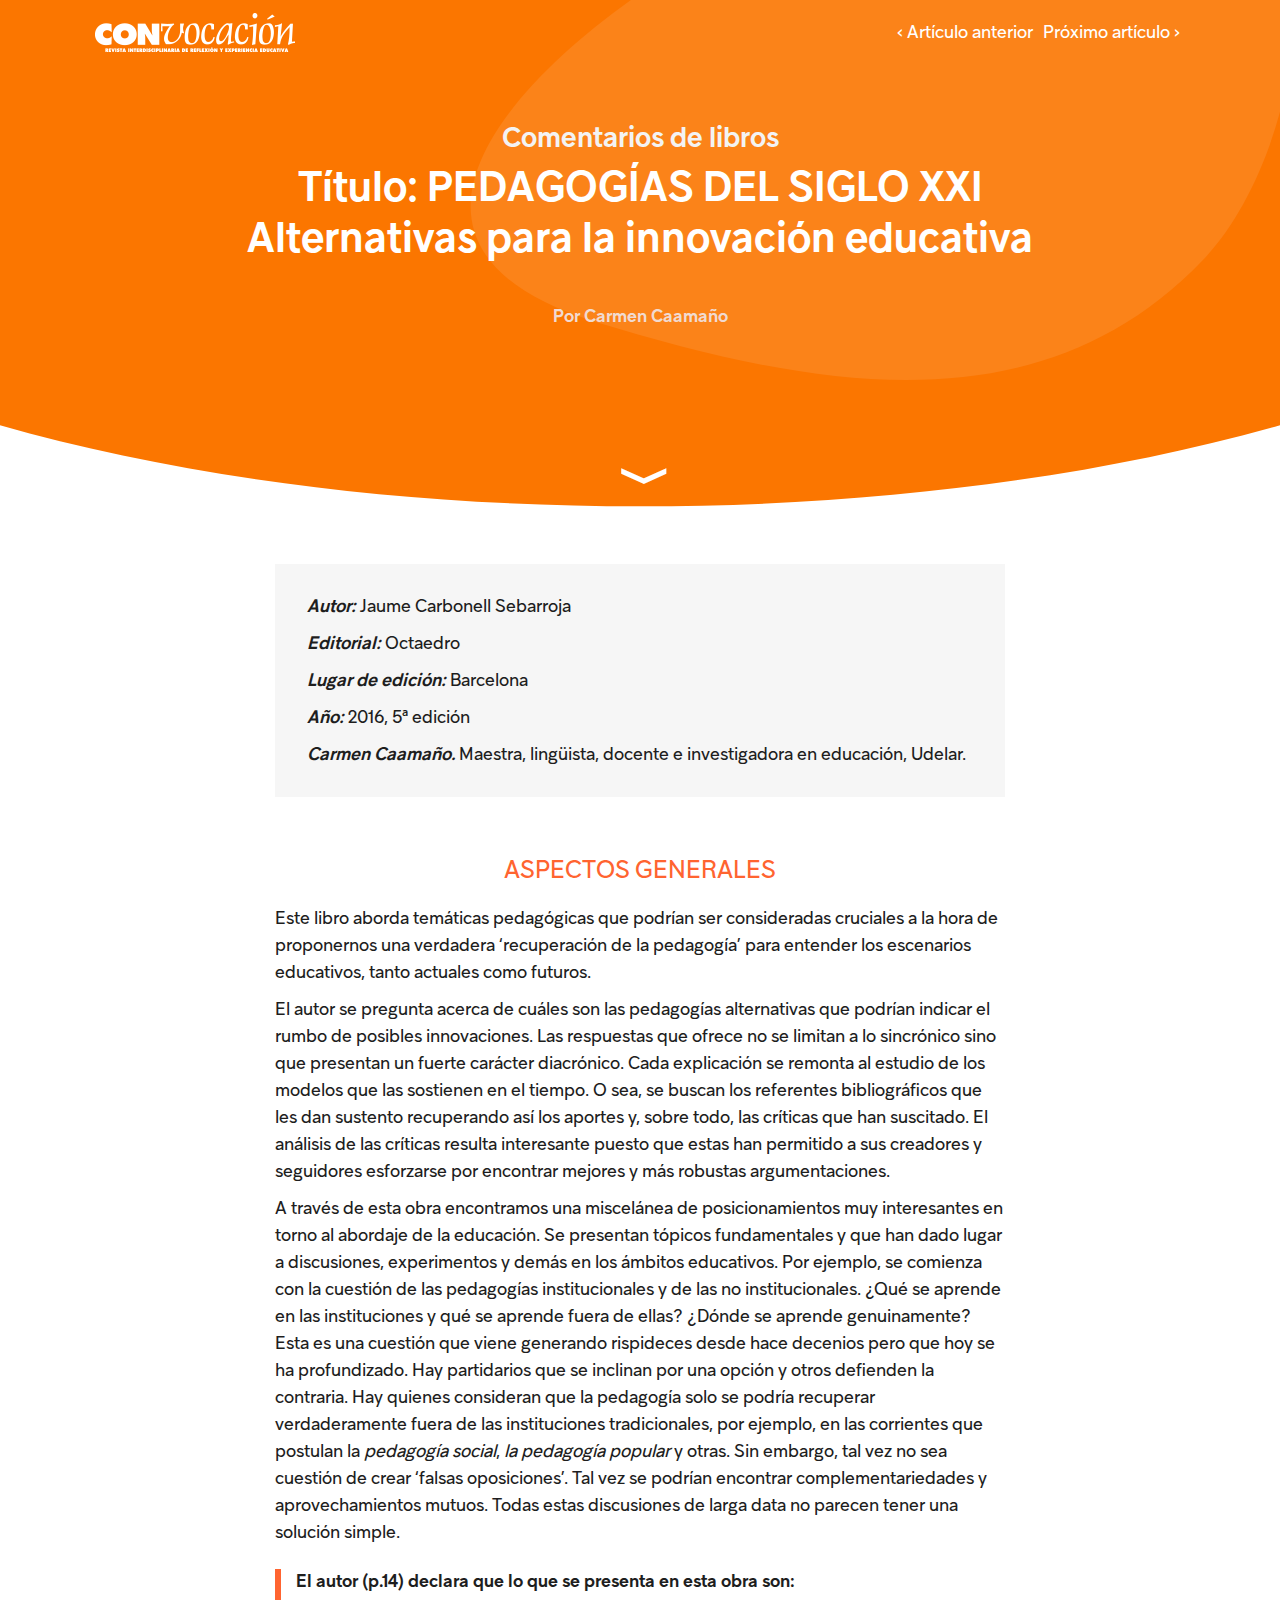
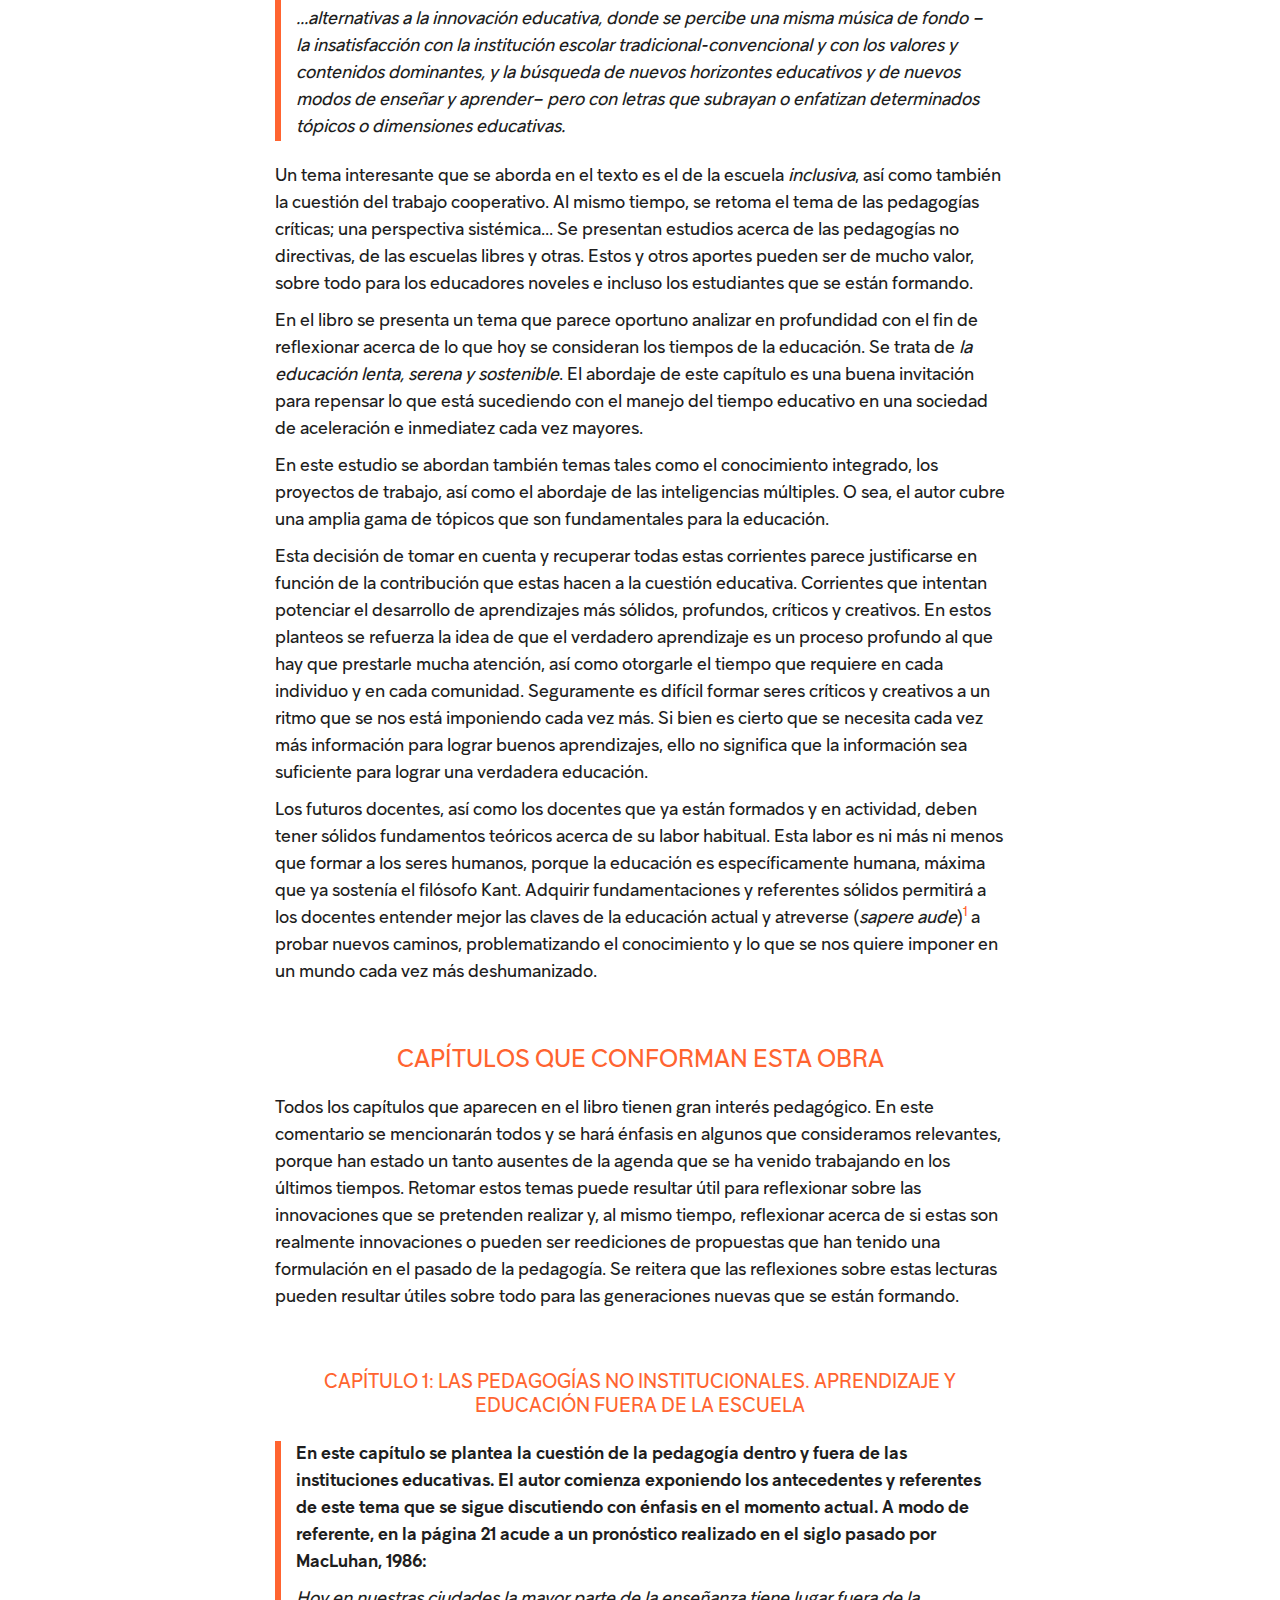
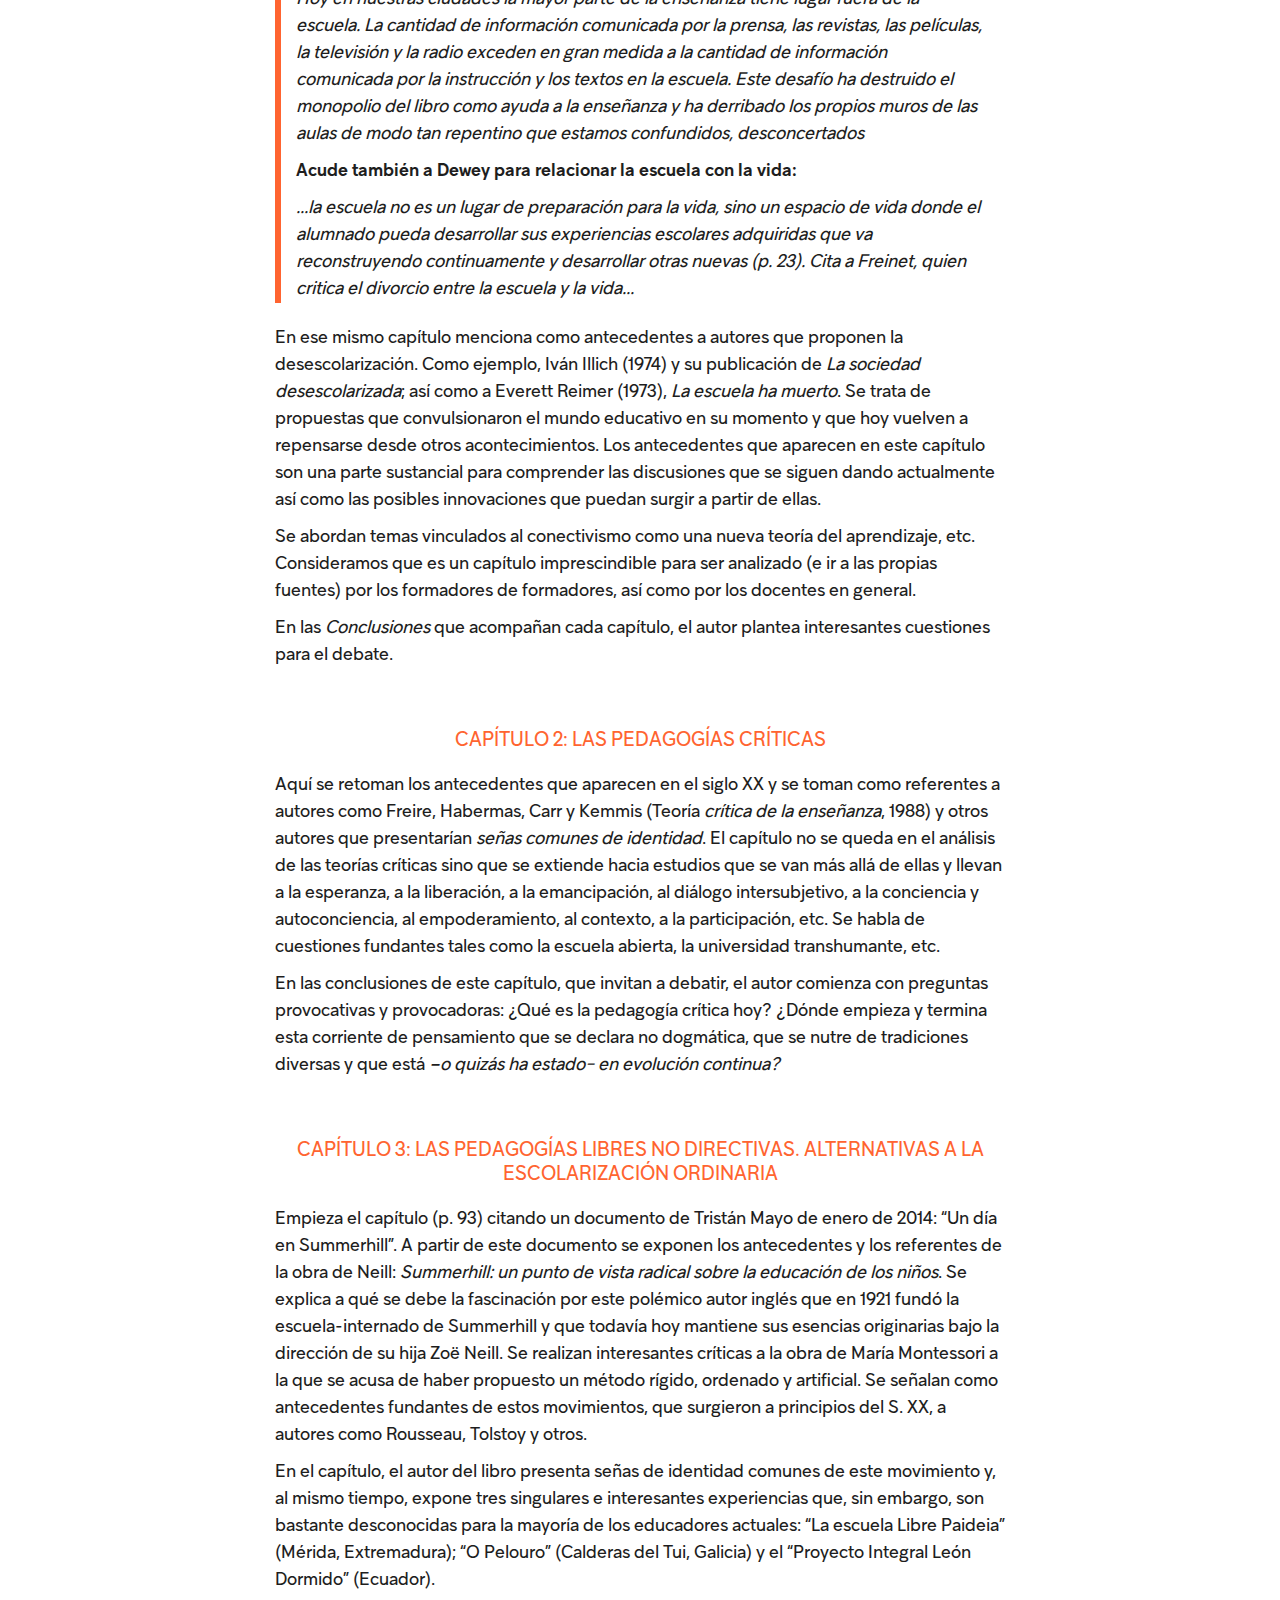
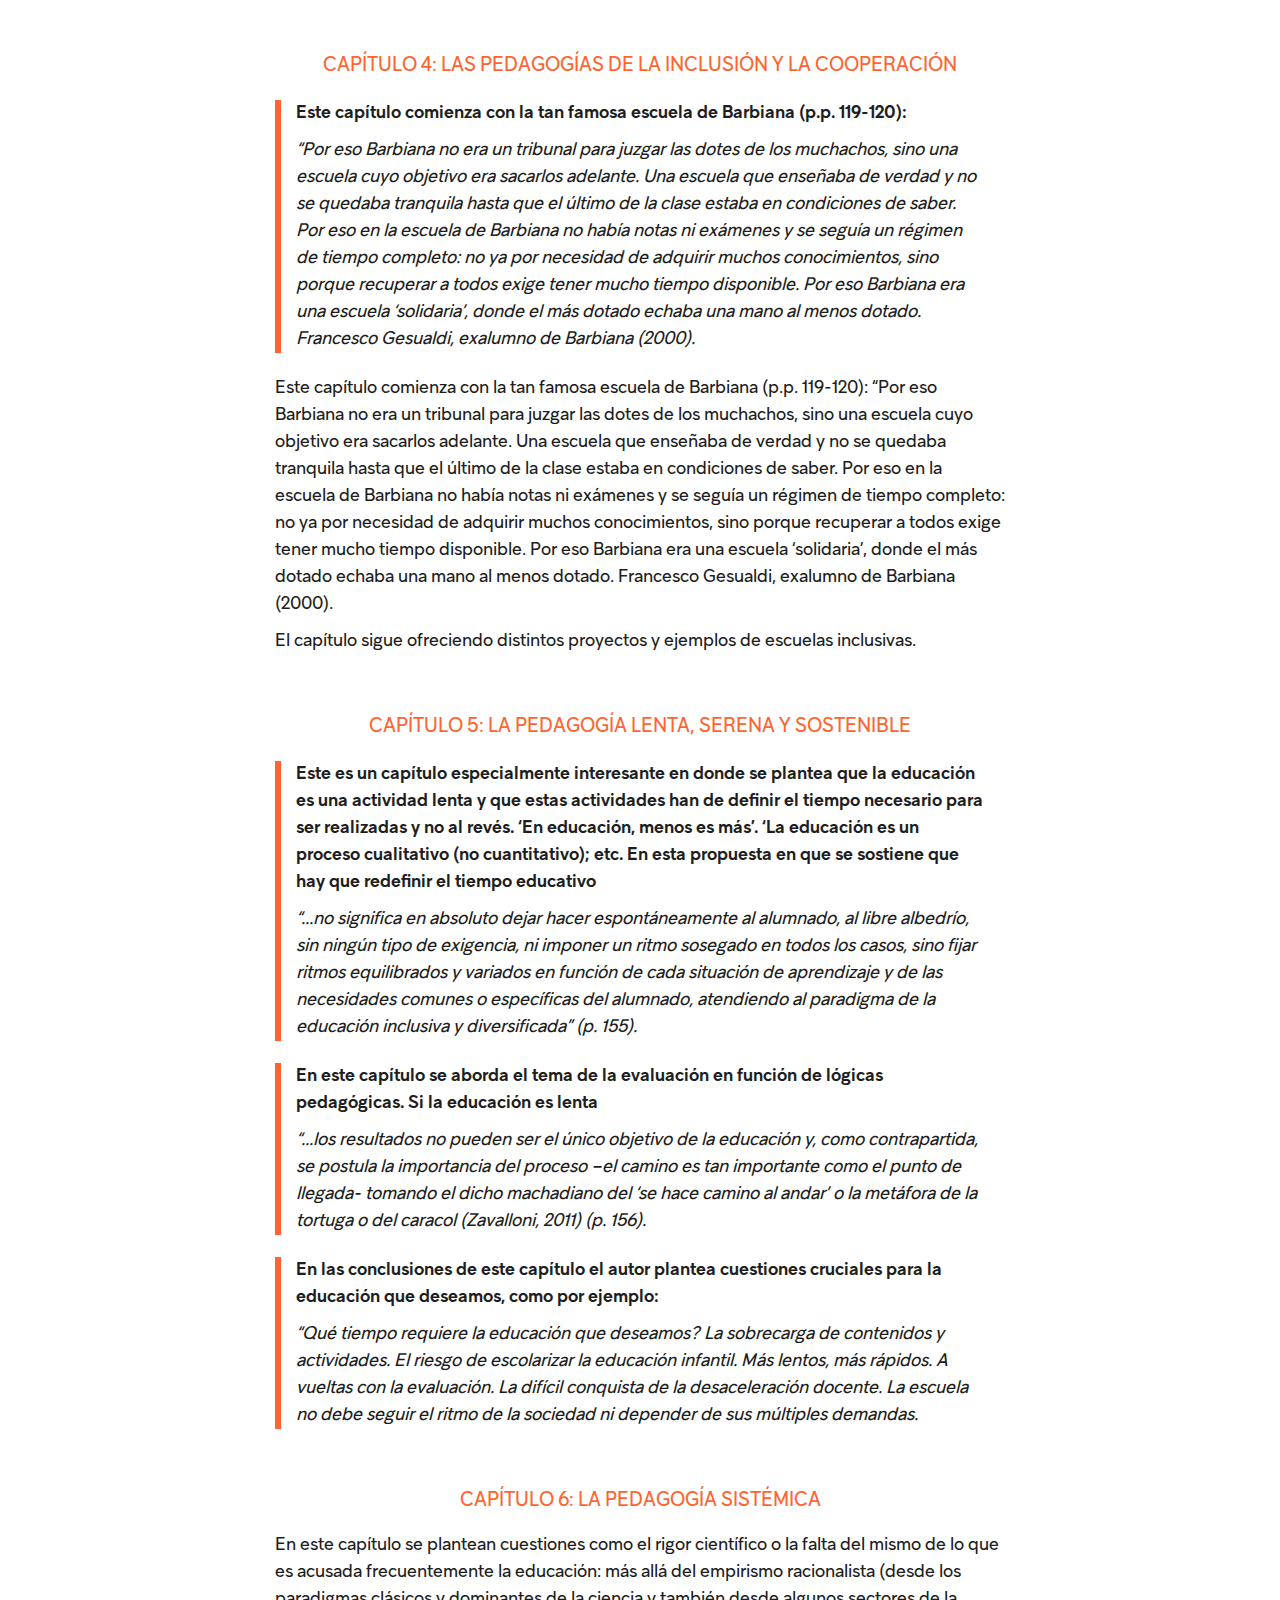
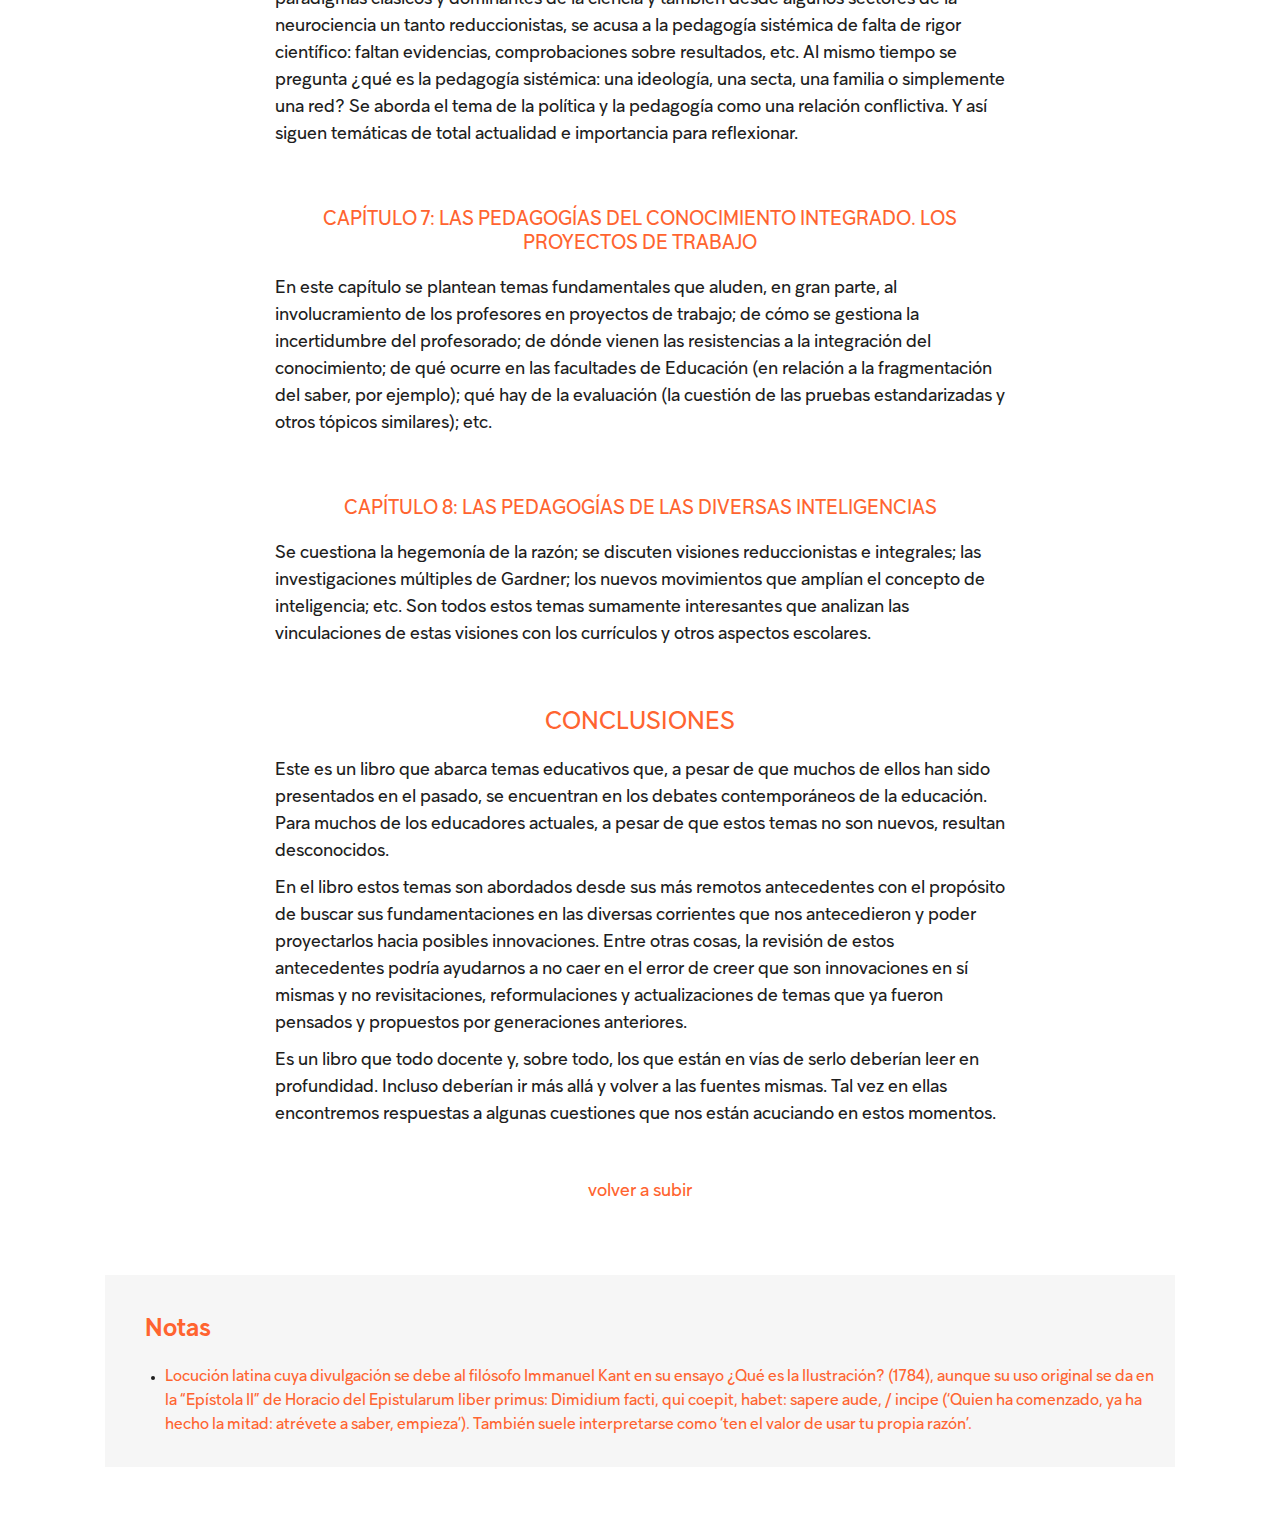
<file: pedagogias-del-siglo.html>
<!doctype html>
<html class="no-js" lang="es">

<head>
  <meta charset="utf-8">
  <meta http-equiv="x-ua-compatible" content="ie=edge">
  <title>Convocación | Revista interdisciplinaria de reflexión y experiencia educativa</title>
  <meta name="description" content="">
  <meta name="viewport" content="width=device-width, initial-scale=1">
  <link rel="shortcut icon" type="image/png" href="assets/img/convocacion-fav.png">
  <link rel="stylesheet" href="lib/bootstrap.min.css">
  <link rel="stylesheet" href="assets/css/main.css">
  <link rel="stylesheet" href="assets/css/articles.css">
</head>

<body>

  <!-- START: Header -->
  <header class="landing-header">
    <div class="container">

      <!-- START: Navbar -->
      <nav class="navbar navbar-expand-sm navbar-light bg-faded" id="arrowUp">
        <button class="navbar-toggler" type="button" data-toggle="collapse" data-target="#nav-content" aria-controls="nav-content" aria-expanded="false" aria-label="Toggle navigation">
        <span class="navbar-toggler-icon"></span>
        </button>

        <!-- Brand -->
        <a class="navbar-brand" href="index.html">
          <img src="/assets/img/logo-convocacion-white.png" alt="">
        </a>

        <!-- Links -->
        <div class="collapse navbar-collapse justify-content-end" id="nav-content">
          <ul class="navbar-nav">
            <li class="nav-item">
              <a class="nav-link" href="montevideo-ciudad-policia.html">&#8249; Artículo anterior</a>
            </li>
            <li class="nav-item">
              <a class="nav-link" href="expierencias-docentes-y-tic.html">Próximo artículo &#8250;</a>
            </li>
          </ul>
        </div>
      </nav>
      <!-- END: Navbar -->


      <section class="landing-title">

        <h2 class="text-center pt-3">Comentarios de libros</h2>
        <h3 class="text-center pt-2">Título: PEDAGOGÍAS DEL SIGLO XXI
        Alternativas para la innovación educativa</h3>
        <h4 class="text-center">Por Carmen Caamaño</h4>

      </section>

      <div class="text-center">
        <a href="#section-cards">
          <p class="arrowDown">&#9002;</p>
        </a>
      </div>

    </div>
  </header>
  <!-- END: Header -->
  <main class="container mb-5">
    <article>
      <div class="author-text" id="section-cards">
        <p><em>Autor: </em>Jaume Carbonell Sebarroja</p>
        <p><em>Editorial: </em>Octaedro</p>
        <p><em>Lugar de edición: </em>Barcelona</p>
        <p><em>Año: </em>2016, 5ª edición</p>

        <p><em>Carmen Caamaño. </em>Maestra, lingüista, docente e investigadora en educación, Udelar.</p>
      </div>

      <header>
        <h2>Aspectos generales</h2>
      </header>
      <p>Este libro aborda temáticas pedagógicas que podrían ser consideradas cruciales a la hora de proponernos una verdadera ‘recuperación de la pedagogía’ para entender los escenarios educativos, tanto actuales como futuros.</p>
      <p>El autor se pregunta acerca de cuáles son las pedagogías alternativas que podrían indicar el rumbo de posibles innovaciones. Las respuestas que ofrece no se limitan a lo sincrónico sino que presentan un fuerte carácter diacrónico. Cada explicación
        se remonta al estudio de los modelos que las sostienen en el tiempo. O sea, se buscan los referentes bibliográficos que les dan sustento recuperando así los aportes y, sobre todo, las críticas que han suscitado. El análisis de las críticas resulta
        interesante puesto que estas han permitido a sus creadores y seguidores esforzarse por encontrar mejores y más robustas argumentaciones.</p>
      <p>A través de esta obra encontramos una miscelánea de posicionamientos muy interesantes en torno al abordaje de la educación. Se presentan tópicos fundamentales y que han dado lugar a discusiones, experimentos y demás en los ámbitos educativos. Por
        ejemplo, se comienza con la cuestión de las pedagogías institucionales y de las no institucionales. ¿Qué se aprende en las instituciones y qué se aprende fuera de ellas? ¿Dónde se aprende genuinamente? Esta es una cuestión que viene generando
        rispideces desde hace decenios pero que hoy se ha profundizado. Hay partidarios que se inclinan por una opción y otros defienden la contraria. Hay quienes consideran que la pedagogía solo se podría recuperar verdaderamente fuera de las instituciones
        tradicionales, por ejemplo, en las corrientes que postulan la <em>pedagogía social</em>, <em>la pedagogía popular</em> y otras. Sin embargo, tal vez no sea cuestión de crear ‘falsas oposiciones’. Tal vez se podrían encontrar complementariedades
        y aprovechamientos mutuos. Todas estas discusiones de larga data no parecen tener una solución simple.
      </p>
      <div class="marker-line">
        <blockquote class="blockquote">
          <p><strong>El autor (p.14) declara que lo que se presenta en esta obra son: </strong></p>
          <p><em> …alternativas  a la innovación educativa, donde se percibe  una misma música de fondo –la insatisfacción con la institución escolar tradicional-convencional y con los valores y contenidos dominantes, y la búsqueda de nuevos horizontes educativos y de nuevos modos de enseñar y aprender– pero con letras que subrayan o enfatizan determinados tópicos o dimensiones educativas.</em>
        </blockquote>
      </div>
      <p>Un tema interesante que se aborda en el texto es el de la escuela <em>inclusiva</em>, así como también la cuestión del trabajo cooperativo. Al mismo tiempo, se retoma el tema de las pedagogías críticas; una perspectiva sistémica… Se presentan estudios
        acerca de las pedagogías no directivas, de las escuelas libres y otras. Estos y otros aportes pueden ser de mucho valor, sobre todo para los educadores noveles e incluso los estudiantes que se están formando.</p>
      <p>En el libro se presenta un tema que parece oportuno analizar en profundidad con el fin de reflexionar acerca de lo que hoy se consideran los tiempos de la educación. Se trata de <em>la educación lenta, serena y sostenible</em>. El abordaje de este
        capítulo es una buena invitación para repensar lo que está sucediendo con el manejo del tiempo educativo en una sociedad de aceleración e inmediatez cada vez mayores.</p>
      <p>En este estudio se abordan también temas tales como el conocimiento integrado, los proyectos de trabajo, así como el abordaje de las inteligencias múltiples. O sea, el autor cubre una amplia gama de tópicos que son fundamentales para la educación.</p>
      <p>Esta decisión de tomar en cuenta y recuperar todas estas corrientes parece justificarse en función de la contribución que estas hacen a la cuestión educativa. Corrientes que intentan potenciar el desarrollo de aprendizajes más sólidos, profundos,
        críticos y creativos. En estos planteos se refuerza la idea de que el verdadero aprendizaje es un proceso profundo al que hay que prestarle mucha atención, así como otorgarle el tiempo que requiere en cada individuo y en cada comunidad. Seguramente
        es difícil formar seres críticos y creativos a un ritmo que se nos está imponiendo cada vez más. Si bien es cierto que se necesita cada vez más información para lograr buenos aprendizajes, ello no significa que la información sea suficiente para
        lograr una verdadera educación.</p>
      <p>Los futuros docentes, así como los docentes que ya están formados y en actividad, deben tener sólidos fundamentos teóricos acerca de su labor habitual. Esta labor es ni más ni menos que formar a los seres humanos, porque la educación es específicamente
        humana, máxima que ya sostenía el filósofo Kant. Adquirir fundamentaciones y referentes sólidos permitirá a los docentes entender mejor las claves de la educación actual y atreverse (<em>sapere aude</em>)<sup><a href="#note1" id="note1-1">1 </a></sup> a probar nuevos caminos, problematizando
        el conocimiento y lo que se nos quiere imponer en un mundo cada vez más deshumanizado.</p>
    </article>

    <article>
      <header>
        <h2>Capítulos que conforman esta obra</h2>
      </header>
      <p>Todos los capítulos que aparecen en el libro tienen gran interés pedagógico. En este comentario se mencionarán todos y se hará énfasis en algunos que consideramos relevantes, porque han estado un tanto ausentes de la agenda que se ha venido trabajando
        en los últimos tiempos. Retomar estos temas puede resultar útil para reflexionar sobre las innovaciones que se pretenden realizar y, al mismo tiempo, reflexionar acerca de si estas son realmente innovaciones o pueden ser reediciones de propuestas
        que han tenido una formulación en el pasado de la pedagogía. Se reitera que las reflexiones sobre estas lecturas pueden resultar útiles sobre todo para las generaciones nuevas que se están formando.</p>
    </article>

    <article>
      <header>
        <h3>Capítulo 1: Las pedagogías no institucionales. Aprendizaje y educación fuera de la escuela</h3>
      </header>
      <div class="marker-line">
        <blockquote class="blockquote">
          <p><strong>En este capítulo se plantea la cuestión de la pedagogía dentro y fuera de las instituciones educativas. El autor comienza exponiendo los antecedentes y referentes de este tema que se sigue discutiendo con énfasis en el momento actual. A modo de referente, en la página 21 acude a un pronóstico realizado en el siglo pasado por MacLuhan, 1986: </strong></p>
          <p><em>Hoy en nuestras ciudades la mayor parte de la enseñanza tiene lugar fuera de la escuela. La cantidad de información comunicada por la prensa, las revistas, las películas, la televisión y la radio exceden en gran medida a la cantidad de información comunicada por la instrucción y los textos en la escuela. Este desafío ha destruido el monopolio del libro como ayuda a la enseñanza y ha derribado los propios muros de las aulas de modo tan repentino que estamos confundidos, desconcertados</em></p>
          <p><strong>Acude también a Dewey para relacionar la escuela con la vida:</strong></p>
          <p><em>…la escuela no es un lugar de preparación para la vida, sino un espacio de vida donde el alumnado pueda desarrollar sus experiencias escolares adquiridas que va reconstruyendo continuamente y desarrollar otras nuevas (p. 23).  Cita a Freinet, quien critica el divorcio entre la escuela y la vida…</em></p>
        </blockquote>
      </div>
      <p>En ese mismo capítulo menciona como antecedentes a autores que proponen la desescolarización. Como ejemplo, Iván Illich (1974) y su publicación de <em>La sociedad desescolarizada</em>; así como a Everett Reimer (1973), <em>La escuela ha muerto</em>.
        Se trata de propuestas que convulsionaron el mundo educativo en su momento y que hoy vuelven a repensarse desde otros acontecimientos. Los antecedentes que aparecen en este capítulo son una parte sustancial para comprender las discusiones que
        se siguen dando actualmente así como las posibles innovaciones que puedan surgir a partir de ellas.</p>
      <p>Se abordan temas vinculados al conectivismo como una nueva teoría del aprendizaje, etc. Consideramos que es un capítulo imprescindible para ser analizado (e ir a las propias fuentes) por los formadores de formadores, así como por los docentes en
        general.</p>
      <p>En las <em>Conclusiones</em> que acompañan cada capítulo, el autor plantea interesantes cuestiones para el debate.</p>
    </article>

    <article>
      <header>
        <h3>Capítulo 2: Las pedagogías críticas</h3>
      </header>
      <p>Aquí se retoman los antecedentes que aparecen en el siglo XX y se toman como referentes a autores como Freire, Habermas, Carr y Kemmis (Teoría <em>crítica de la enseñanza</em>, 1988) y otros autores que presentarían <em>señas comunes de identidad</em>.
        El capítulo no se queda en el análisis de las teorías críticas sino que se extiende hacia estudios que se van más allá de ellas y llevan a la esperanza, a la liberación, a la emancipación, al diálogo intersubjetivo, a la conciencia y autoconciencia,
        al empoderamiento, al contexto, a la participación, etc. Se habla de cuestiones fundantes tales como la escuela abierta, la universidad transhumante, etc.</p>
      <p>En las conclusiones de este capítulo, que invitan a debatir, el autor comienza con preguntas provocativas y provocadoras: ¿Qué es la pedagogía crítica hoy? ¿Dónde empieza y termina esta corriente de pensamiento que se declara no dogmática, que se
        nutre de tradiciones diversas y que está <em>–o quizás ha estado− en evolución continua?</em></p>
    </article>

    <article>
      <header>
        <h3>Capítulo 3: Las pedagogías libres no directivas. Alternativas a la escolarización ordinaria</h3>
      </header>
      <p>Empieza el capítulo (p. 93) citando un documento de Tristán Mayo de enero de 2014: “Un día en Summerhill”. A partir de este documento se exponen los antecedentes y los referentes de la obra de Neill: <em>Summerhill: un punto de vista radical sobre la educación de los niños</em>.
        Se explica a qué se debe la fascinación por este polémico autor inglés que en 1921 fundó la escuela-internado de Summerhill y que todavía hoy mantiene sus esencias originarias bajo la dirección de su hija Zoë Neill. Se realizan interesantes críticas
        a la obra de María Montessori a la que se acusa de haber propuesto un método rígido, ordenado y artificial. Se señalan como antecedentes fundantes de estos movimientos, que surgieron a principios del S. XX, a autores como Rousseau, Tolstoy y otros.</p>
      <p>En el capítulo, el autor del libro presenta señas de identidad comunes de este movimiento y, al mismo tiempo, expone tres singulares e interesantes experiencias que, sin embargo, son bastante desconocidas para la mayoría de los educadores actuales:
        “La escuela Libre Paideia” (Mérida, Extremadura); “O Pelouro” (Calderas del Tui, Galicia) y el “Proyecto Integral León Dormido” (Ecuador).</p>
    </article>

    <article>
      <header>
        <h3>Capítulo 4: Las pedagogías de la inclusión y la cooperación</h3>
      </header>

      <div class="marker-line">
        <blockquote class="blockquote">
          <p><strong>Este capítulo comienza con la tan famosa escuela de Barbiana (p.p. 119-120): </strong></p>
          <p><em>“Por eso Barbiana no era un tribunal para juzgar las dotes de los muchachos, sino una escuela cuyo objetivo era sacarlos adelante. Una escuela que enseñaba de verdad y no se quedaba tranquila hasta que el último de la clase estaba en condiciones de saber. Por eso en la escuela de Barbiana no había notas ni exámenes y se seguía un régimen de tiempo completo: no ya por necesidad de adquirir muchos conocimientos, sino porque recuperar a todos exige tener mucho tiempo disponible. Por eso Barbiana era una escuela ‘solidaria’, donde el más dotado echaba una mano al menos dotado. Francesco Gesualdi, exalumno de Barbiana (2000).</em>
            <p>
        </blockquote>
      </div>

      <p>Este capítulo comienza con la tan famosa escuela de Barbiana (p.p. 119-120): “Por eso Barbiana no era un tribunal para juzgar las dotes de los muchachos, sino una escuela cuyo objetivo era sacarlos adelante. Una escuela que enseñaba de verdad y
        no se quedaba tranquila hasta que el último de la clase estaba en condiciones de saber. Por eso en la escuela de Barbiana no había notas ni exámenes y se seguía un régimen de tiempo completo: no ya por necesidad de adquirir muchos conocimientos,
        sino porque recuperar a todos exige tener mucho tiempo disponible. Por eso Barbiana era una escuela ‘solidaria’, donde el más dotado echaba una mano al menos dotado. Francesco Gesualdi, exalumno de Barbiana (2000).</p>
      <p>El capítulo sigue ofreciendo distintos proyectos y ejemplos de escuelas inclusivas.</p>
    </article>

    <article>
      <header>
        <h3>Capítulo 5: La pedagogía lenta, serena y sostenible</h3>
      </header>

      <div class="marker-line">
        <blockquote class="blockquote">
          <p><strong>Este es un capítulo especialmente interesante en donde se plantea que la educación es una actividad lenta y que estas actividades han de definir el tiempo necesario para ser realizadas y no al revés. ‘En educación, menos es más’. ‘La educación es un proceso cualitativo (no cuantitativo); etc.  En esta propuesta en que se sostiene que hay que redefinir el tiempo educativo</strong></p>
          <p><em>“…no significa en absoluto dejar hacer espontáneamente al alumnado, al libre albedrío, sin ningún tipo de exigencia, ni imponer un ritmo sosegado en todos los casos, sino fijar ritmos equilibrados y variados en función de cada situación de aprendizaje y de las necesidades comunes o específicas del alumnado, atendiendo al paradigma de la educación inclusiva y diversificada” (p. 155).</em>
            <p>
        </blockquote>
      </div>

      <div class="marker-line">
        <blockquote class="blockquote">
          <p><strong>En este capítulo se aborda el tema de la evaluación en función de lógicas pedagógicas. Si la educación es lenta</strong></p>
          <p><em>“…los resultados no pueden ser el único objetivo de la educación y, como contrapartida, se postula la importancia del proceso –el camino es tan importante como el punto de llegada- tomando el dicho machadiano del ‘se hace camino al andar’ o la metáfora de la tortuga o del caracol (Zavalloni, 2011) (p. 156).</em>
            <p>
        </blockquote>
      </div>

      <div class="marker-line">
        <blockquote class="blockquote">
          <p><strong>En las conclusiones de este capítulo el autor  plantea cuestiones cruciales para la educación que deseamos, como por ejemplo: </strong></p>
          <p><em>“Qué tiempo requiere la educación que deseamos? La sobrecarga de contenidos y actividades. El riesgo de escolarizar la educación infantil. Más lentos, más rápidos. A vueltas con la evaluación. La difícil conquista de la desaceleración docente. La escuela no debe seguir el ritmo de la sociedad  ni depender  de sus múltiples demandas.</em>
            <p>
        </blockquote>
      </div>
    </article>

    <article>
      <header>
        <h3>Capítulo 6: La pedagogía sistémica</h3>
      </header>
      <p>En este capítulo se plantean cuestiones como el rigor científico o la falta del mismo de lo que es acusada frecuentemente la educación: más allá del empirismo racionalista (desde los paradigmas clásicos y dominantes de la ciencia y también desde
        algunos sectores de la neurociencia un tanto reduccionistas, se acusa a la pedagogía sistémica de falta de rigor científico: faltan evidencias, comprobaciones sobre resultados, etc. Al mismo tiempo se pregunta ¿qué es la pedagogía sistémica: una
        ideología, una secta, una familia o simplemente una red? Se aborda el tema de la política y la pedagogía como una relación conflictiva. Y así siguen temáticas de total actualidad e importancia para reflexionar.</p>
    </article>

    <article>
      <header>
        <h3>Capítulo 7: Las pedagogías del conocimiento integrado. Los proyectos de trabajo</h3>
      </header>
      <p>En este capítulo se plantean temas fundamentales que aluden, en gran parte, al involucramiento de los profesores en proyectos de trabajo; de cómo se gestiona la incertidumbre del profesorado; de dónde vienen las resistencias a la integración del
        conocimiento; de qué ocurre en las facultades de Educación (en relación a la fragmentación del saber, por ejemplo); qué hay de la evaluación (la cuestión de las pruebas estandarizadas y otros tópicos similares); etc.</p>
    </article>

    <article>
      <header>
        <h3>Capítulo 8: Las pedagogías de las diversas inteligencias</h3>
      </header>
      <p>Se cuestiona la hegemonía de la razón; se discuten visiones reduccionistas e integrales; las investigaciones múltiples de Gardner; los nuevos movimientos que amplían el concepto de inteligencia; etc. Son todos estos temas sumamente interesantes
        que analizan las vinculaciones de estas visiones con los currículos y otros aspectos escolares.</p>
    </article>

    <article>
      <header>
        <h2>Conclusiones</h2>
      </header>
      <p>Este es un libro que abarca temas educativos que, a pesar de que muchos de ellos han sido presentados en el pasado, se encuentran en los debates contemporáneos de la educación. Para muchos de los educadores actuales, a pesar de que estos temas no
        son nuevos, resultan desconocidos.</p>
      <p>En el libro estos temas son abordados desde sus más remotos antecedentes con el propósito de buscar sus fundamentaciones en las diversas corrientes que nos antecedieron y poder proyectarlos hacia posibles innovaciones. Entre otras cosas, la revisión
        de estos antecedentes podría ayudarnos a no caer en el error de creer que son innovaciones en sí mismas y no revisitaciones, reformulaciones y actualizaciones de temas que ya fueron pensados y propuestos por generaciones anteriores.</p>
      <p>Es un libro que todo docente y, sobre todo, los que están en vías de serlo deberían leer en profundidad. Incluso deberían ir más allá y volver a las fuentes mismas. Tal vez en ellas encontremos respuestas a algunas cuestiones que nos están acuciando
        en estos momentos.</p>
      <div class="arrowUp text-center">
        <a href="#arrowUp" class="footer-link">volver a subir</a>
      </div>
    </article>

  </main>

  <footer class="container">
    <div class="bibliography">

      <header>
        <h2>Notas</h2>
      </header>
      <ul>
        <li id="note1"><a href="#note1-1">Locución latina cuya divulgación se debe al filósofo Immanuel Kant en su ensayo ¿Qué es la Ilustración? (1784), aunque su uso original se da en la “Epístola II” de Horacio del Epistularum liber primus: Dimidium facti, qui coepit, habet: sapere aude, / incipe (‘Quien ha comenzado, ya ha hecho la mitad: atrévete a saber, empieza’). También suele interpretarse como ‘ten el valor de usar tu propia razón’.</a></li>
      </ul>

    </div>
  </footer>

  <script src="lib/jquery-3.3.1.min.js"></script>
  <script src="lib/bootstrap.min.js"></script>
  <script src="assets/js/scripts.js"></script>
</body>

</html>
</file>
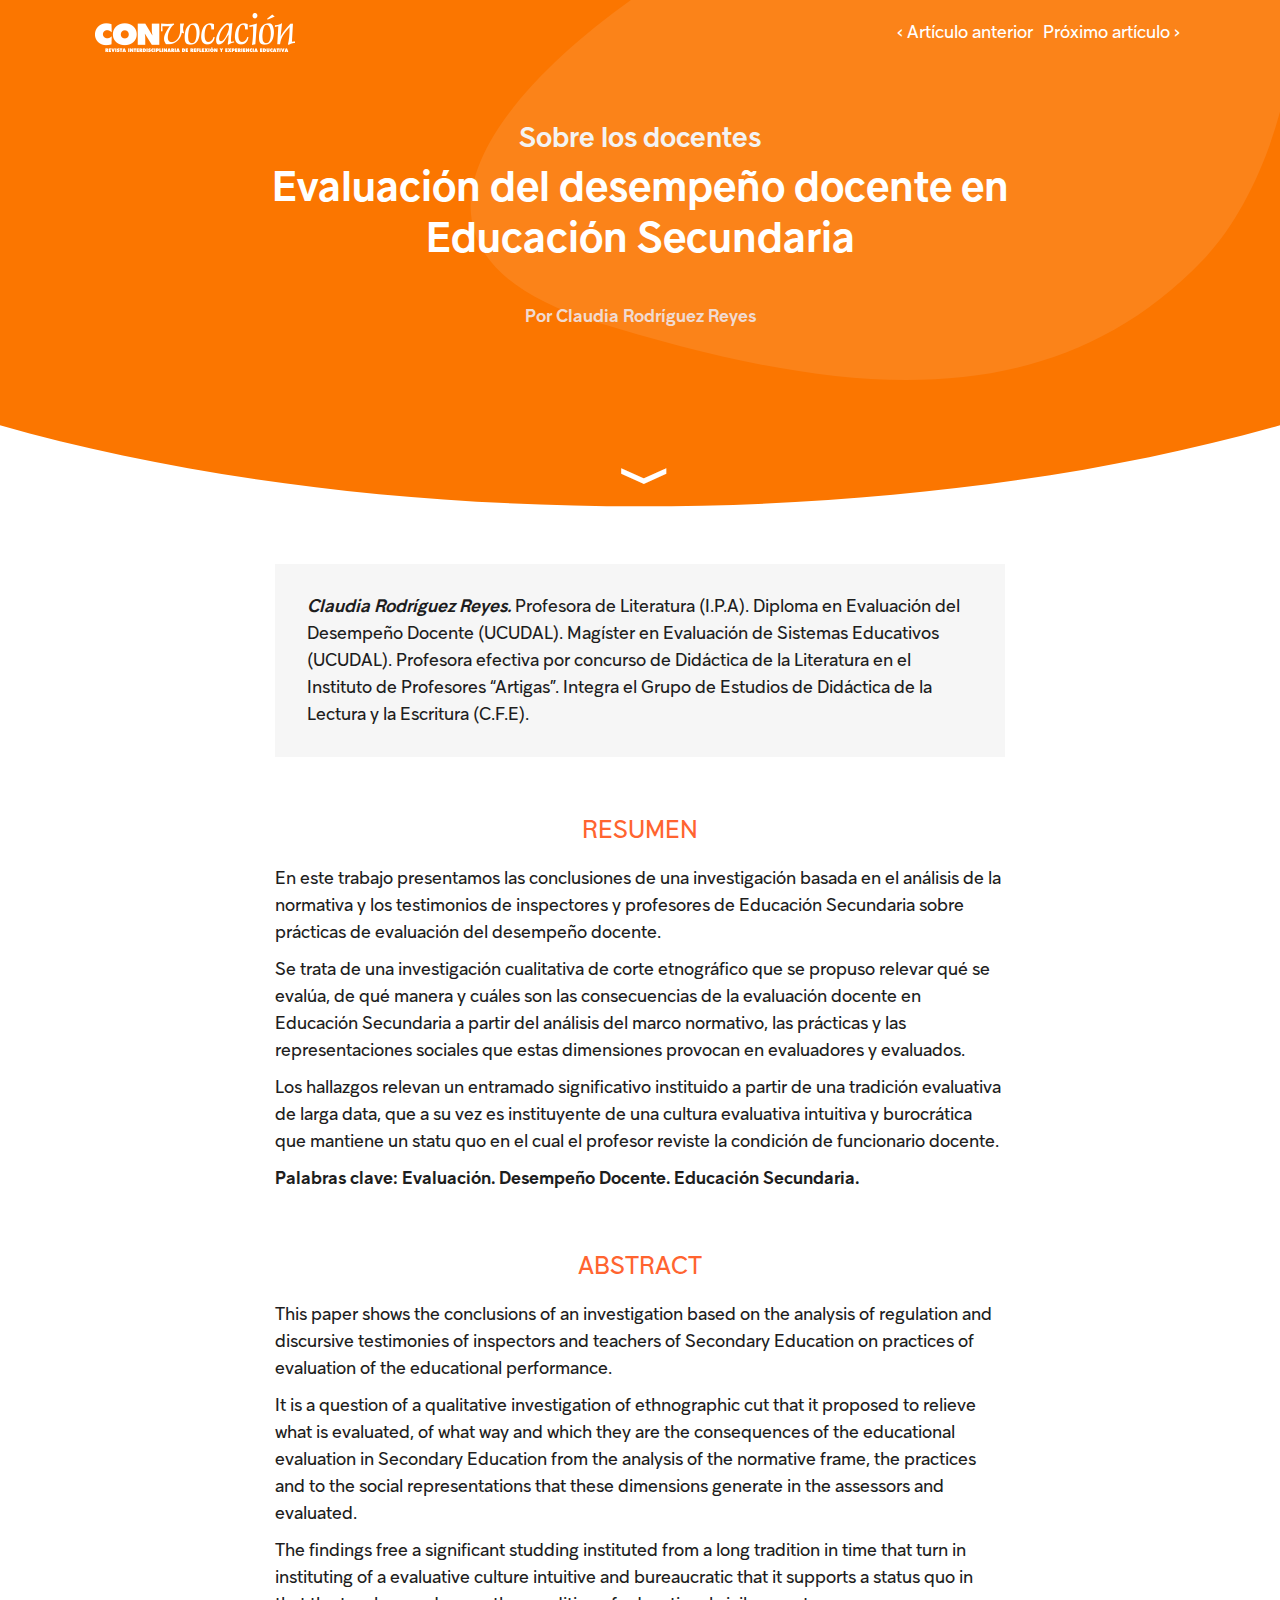
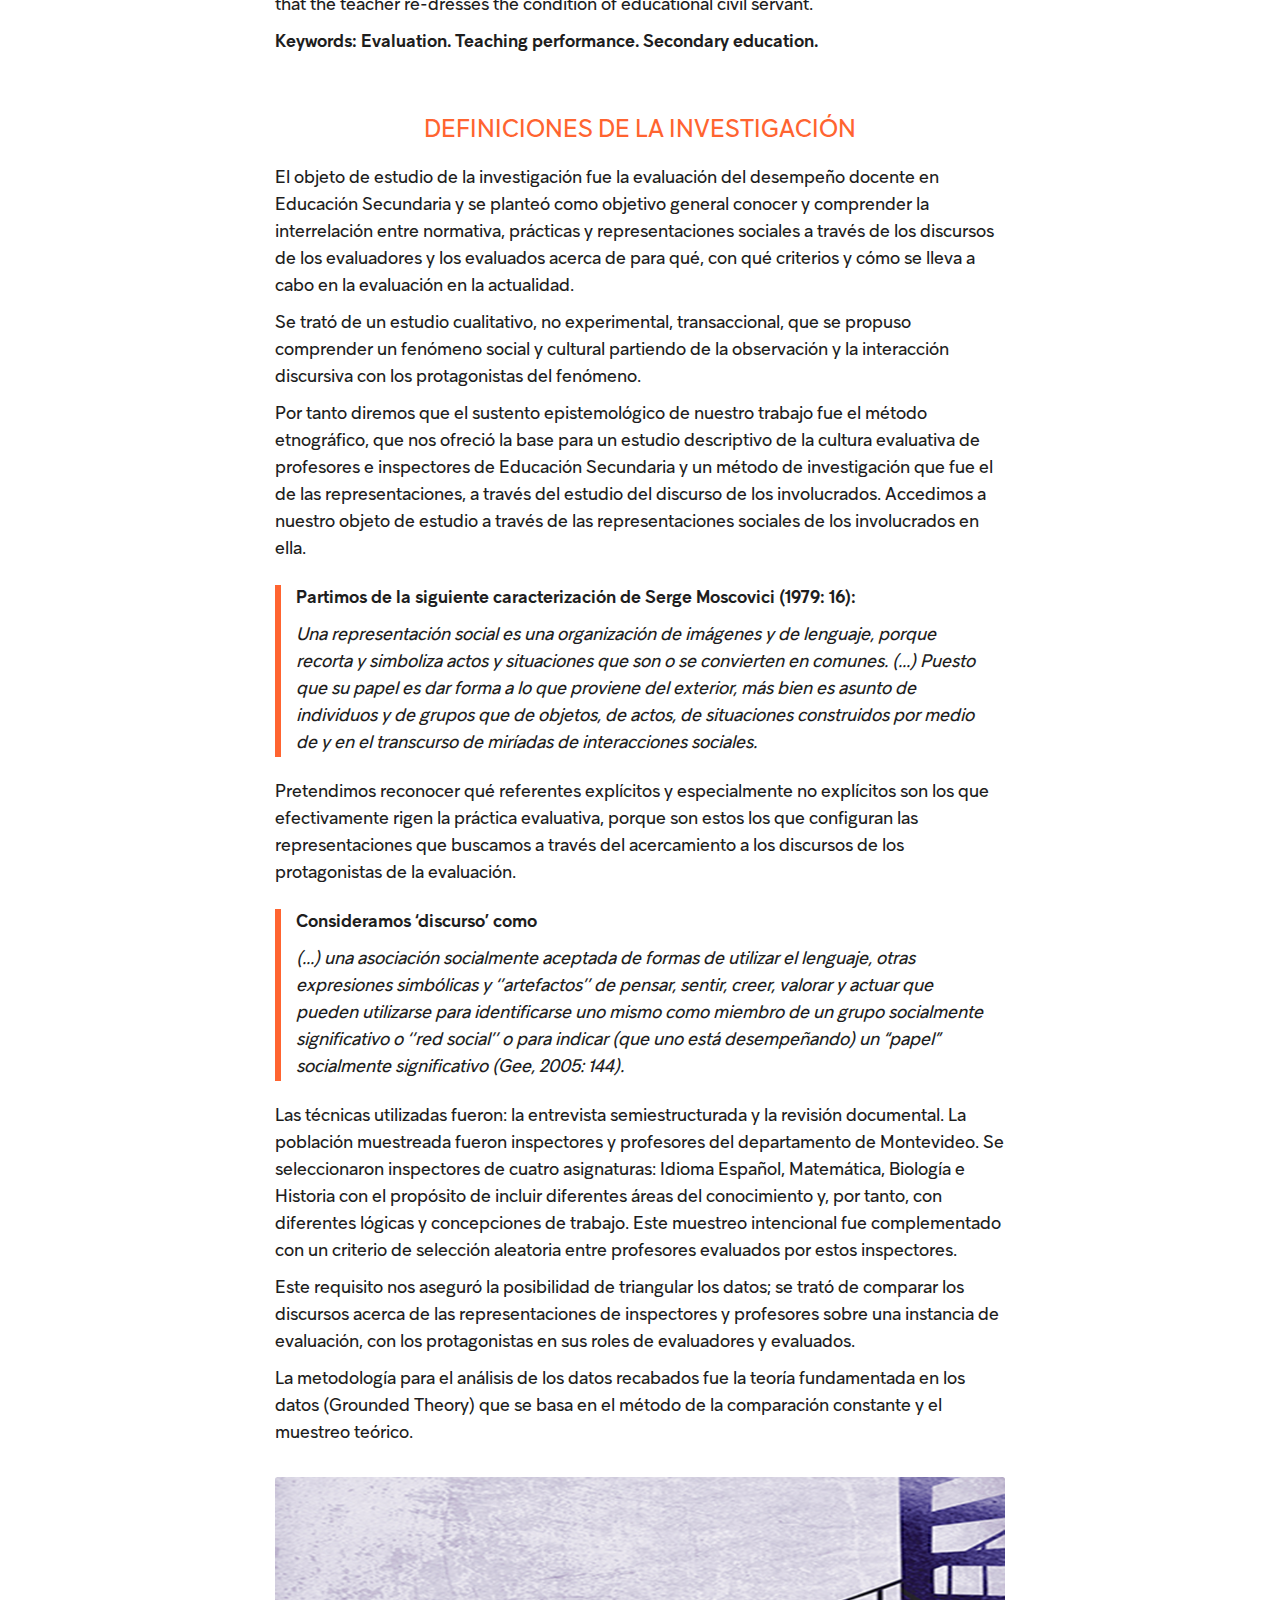
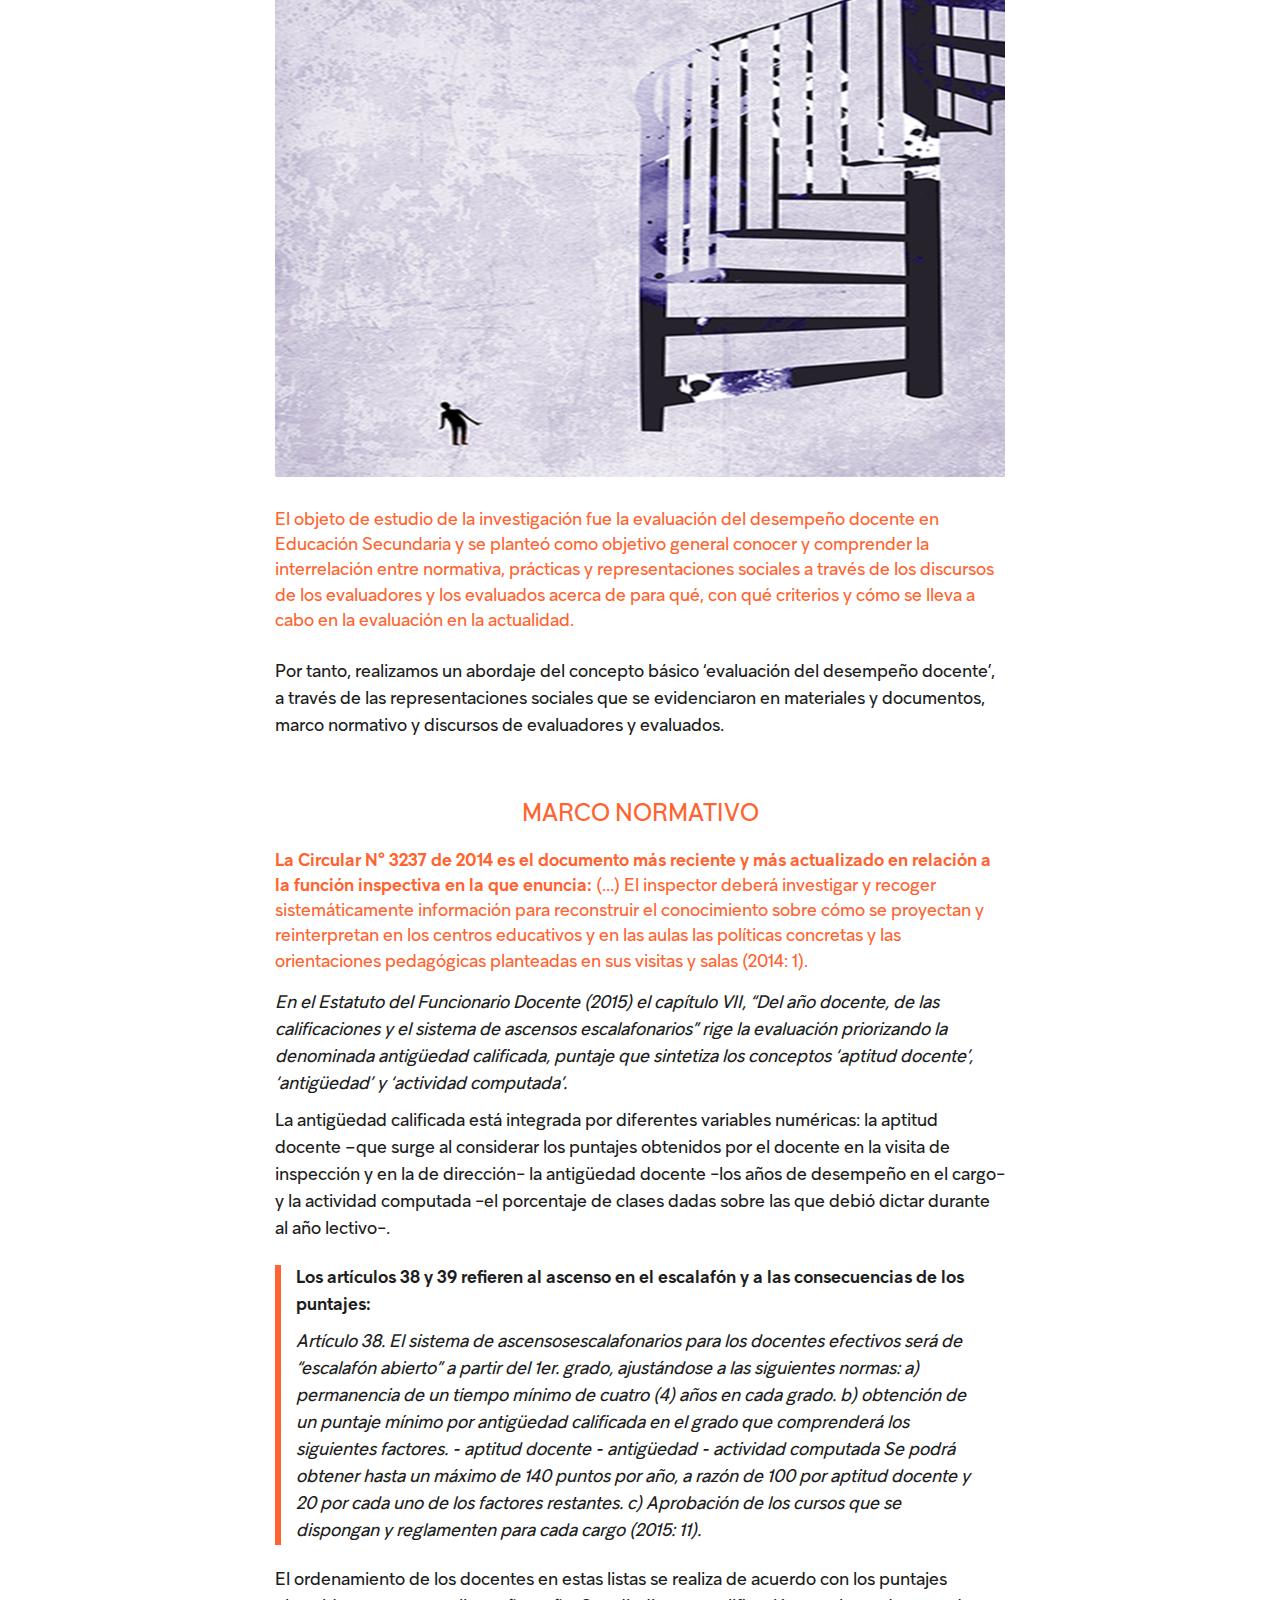
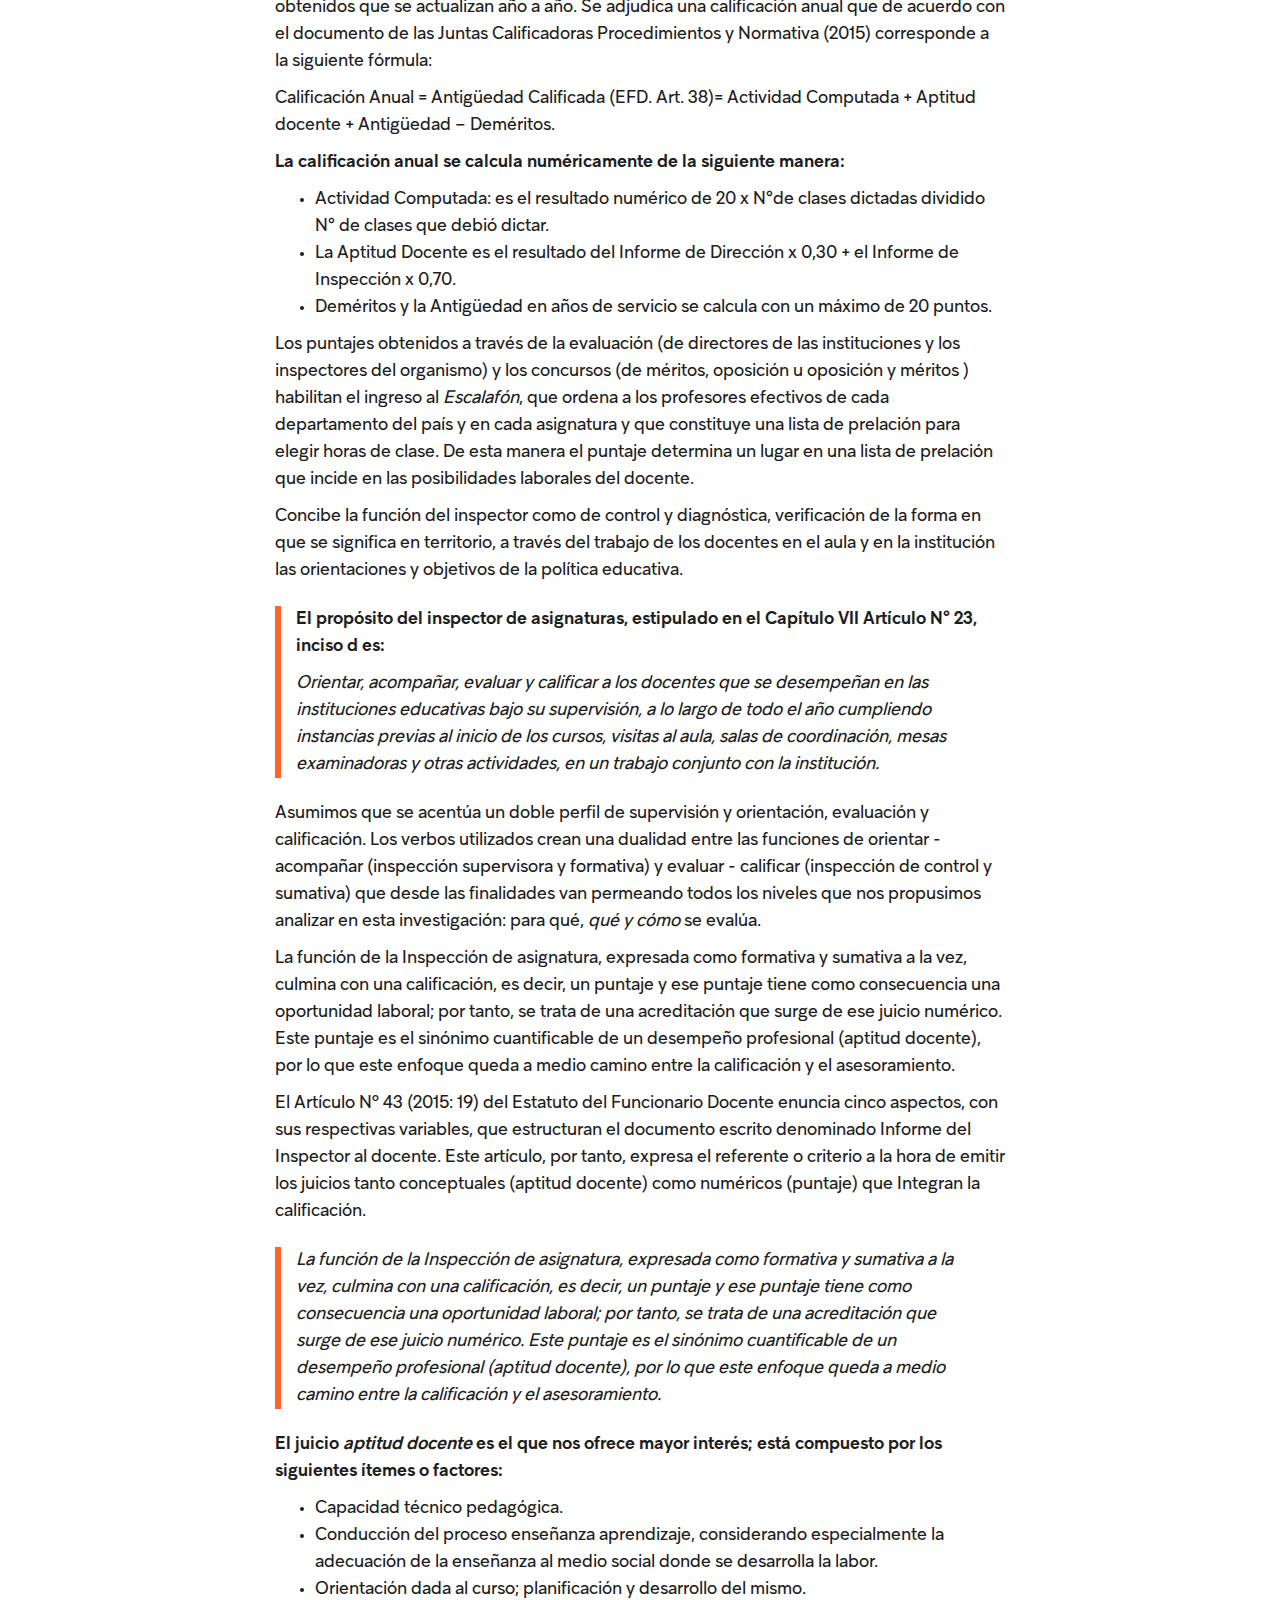
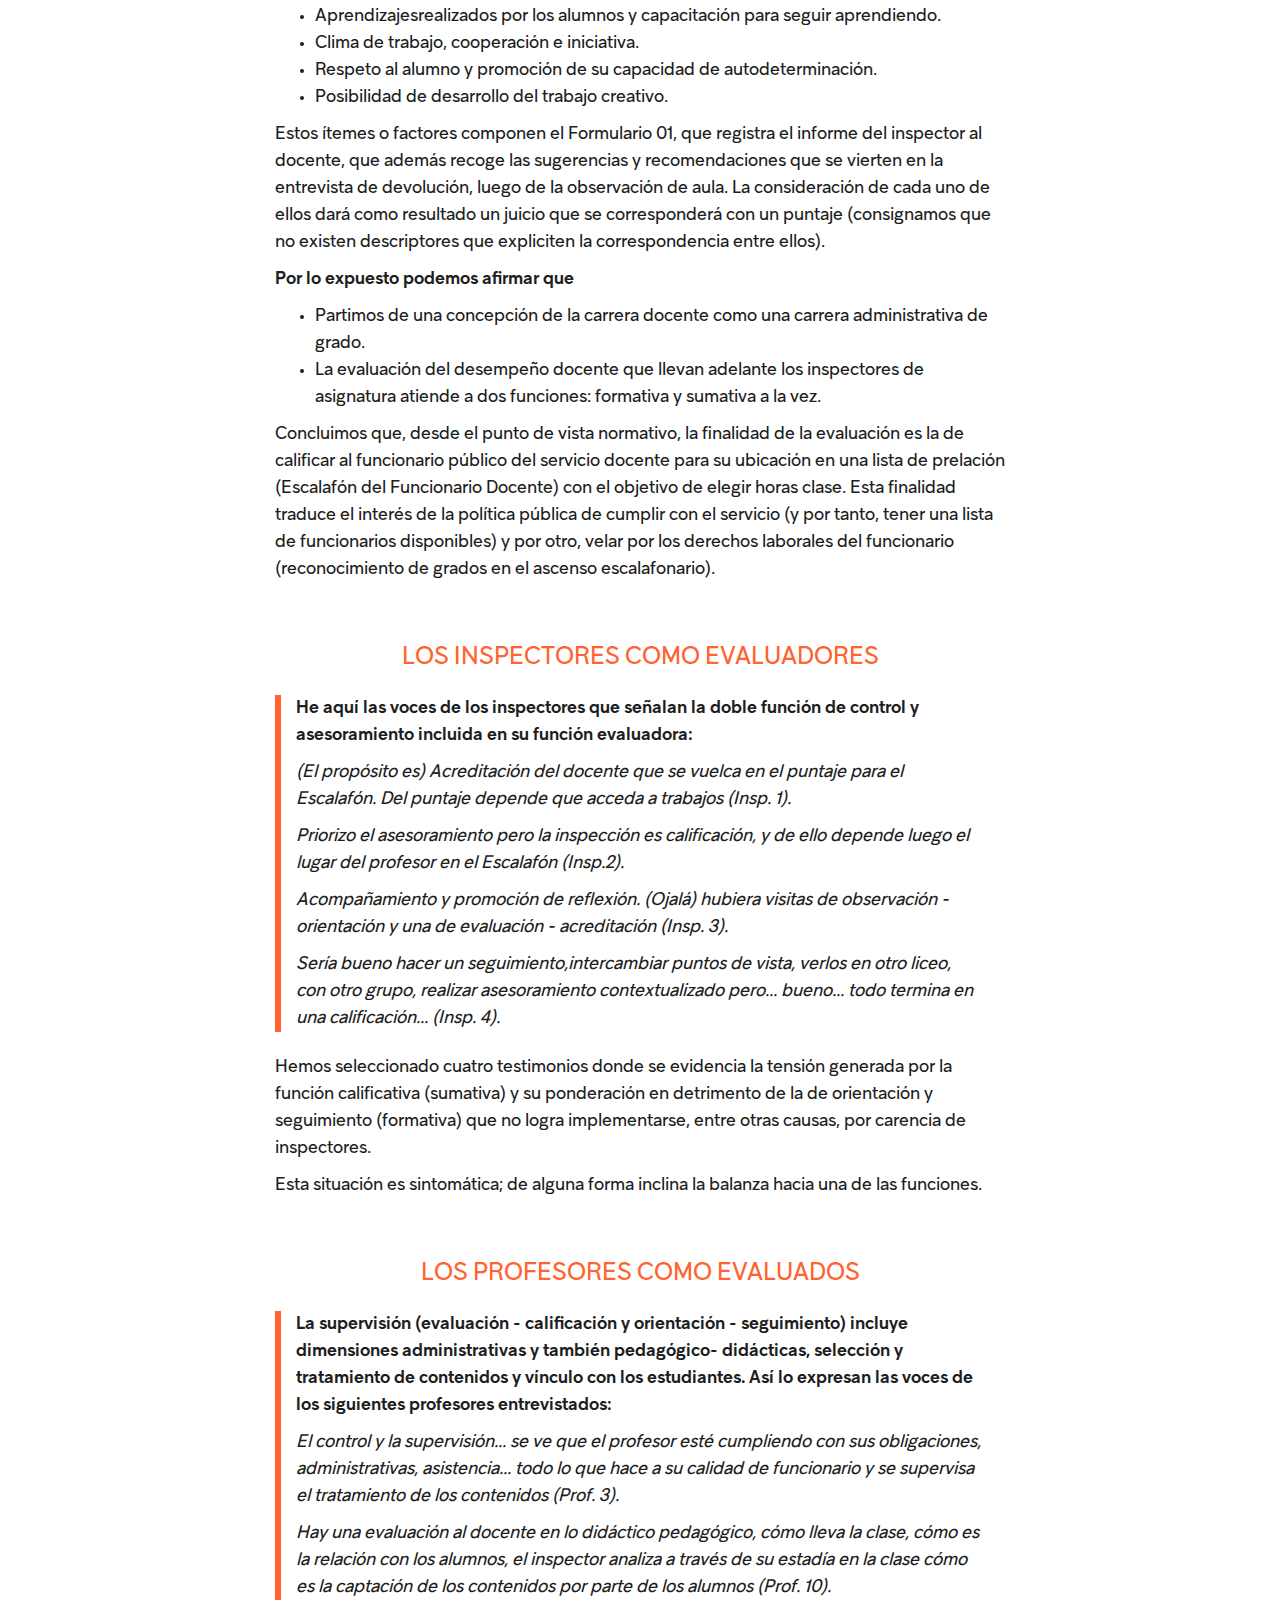
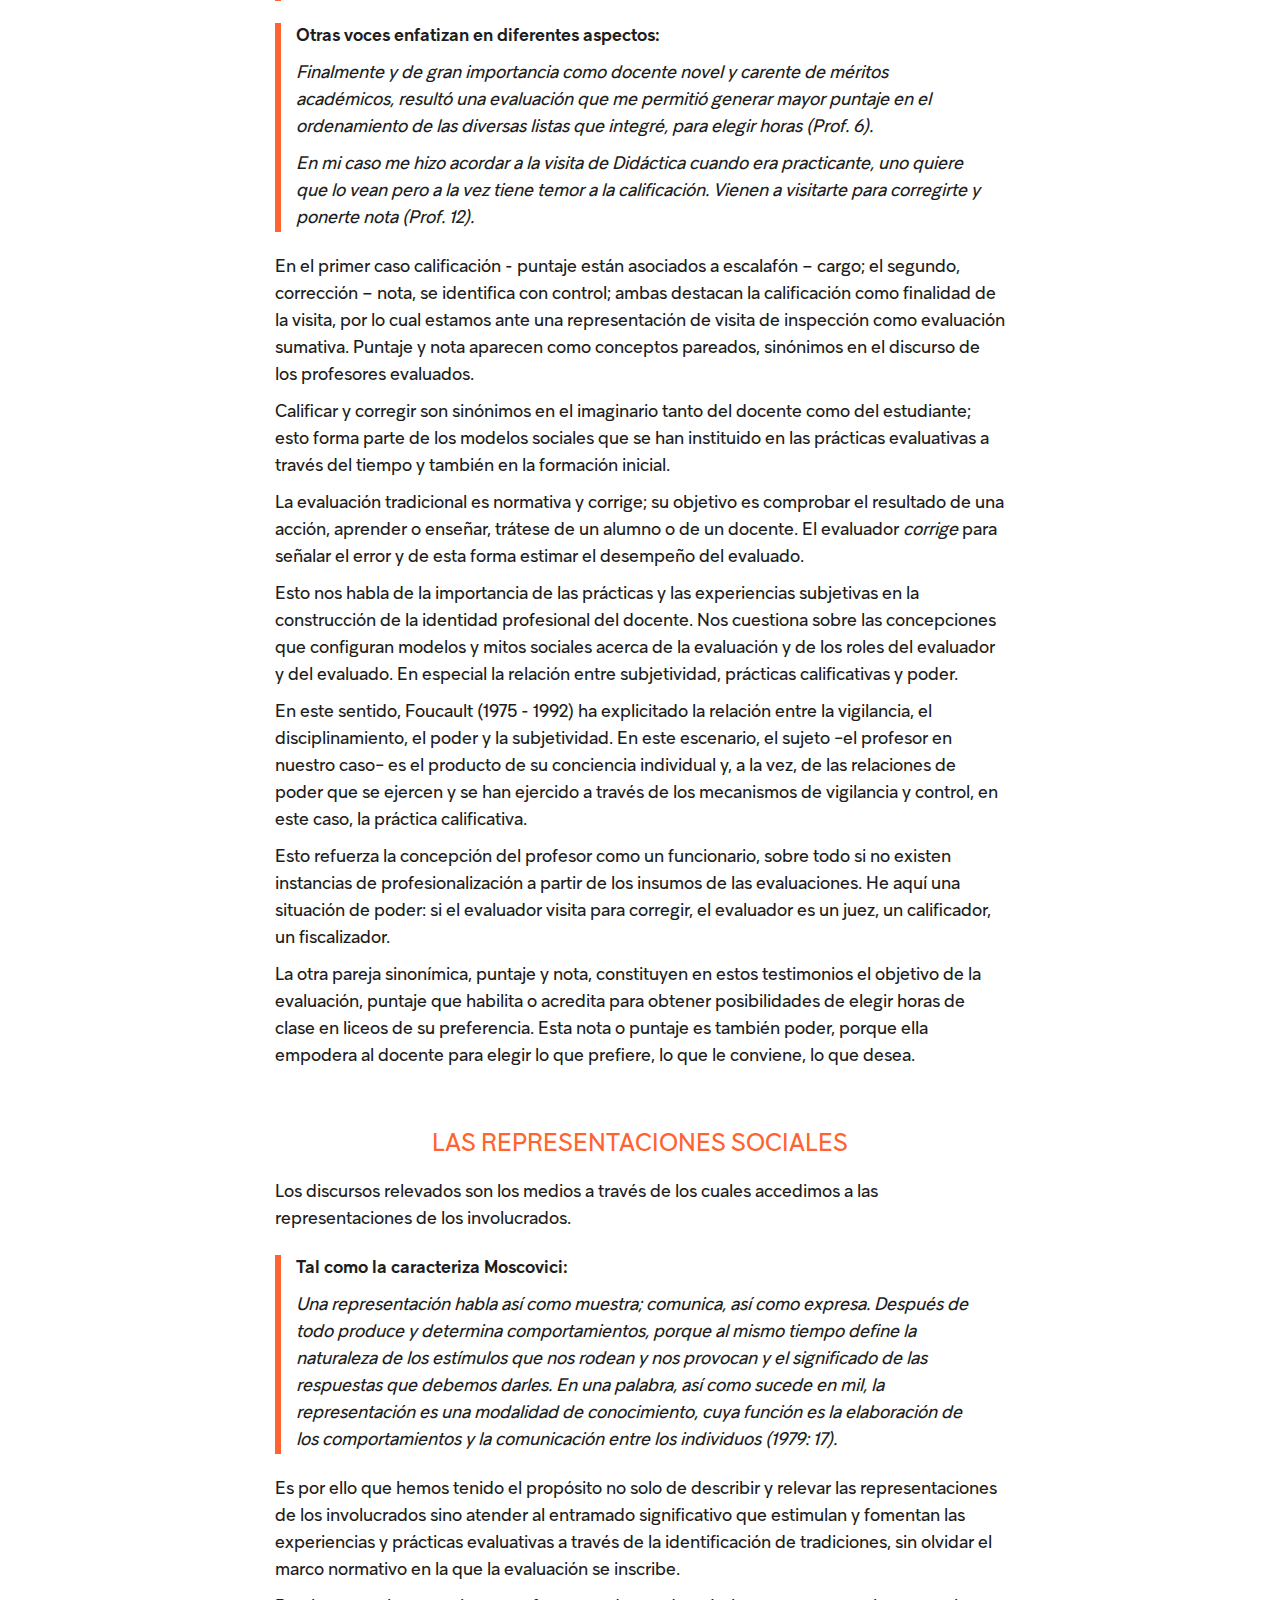
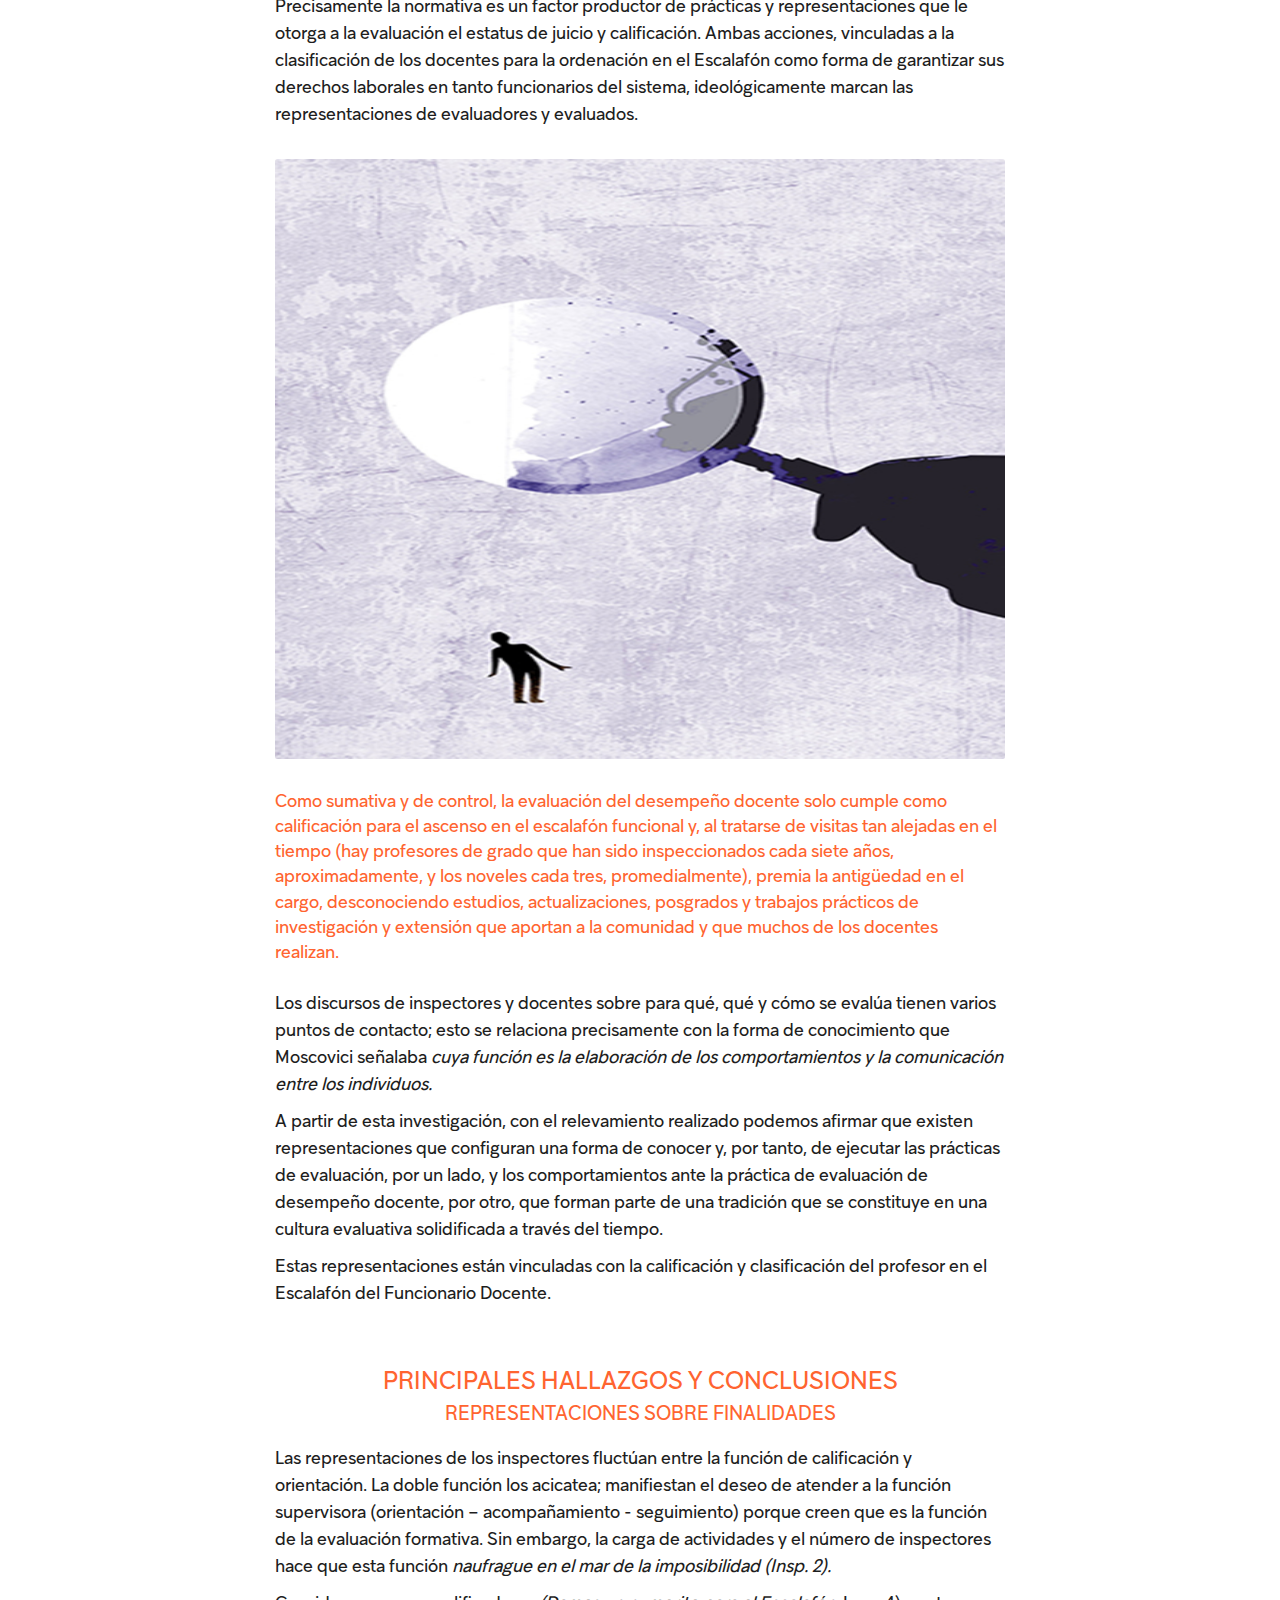
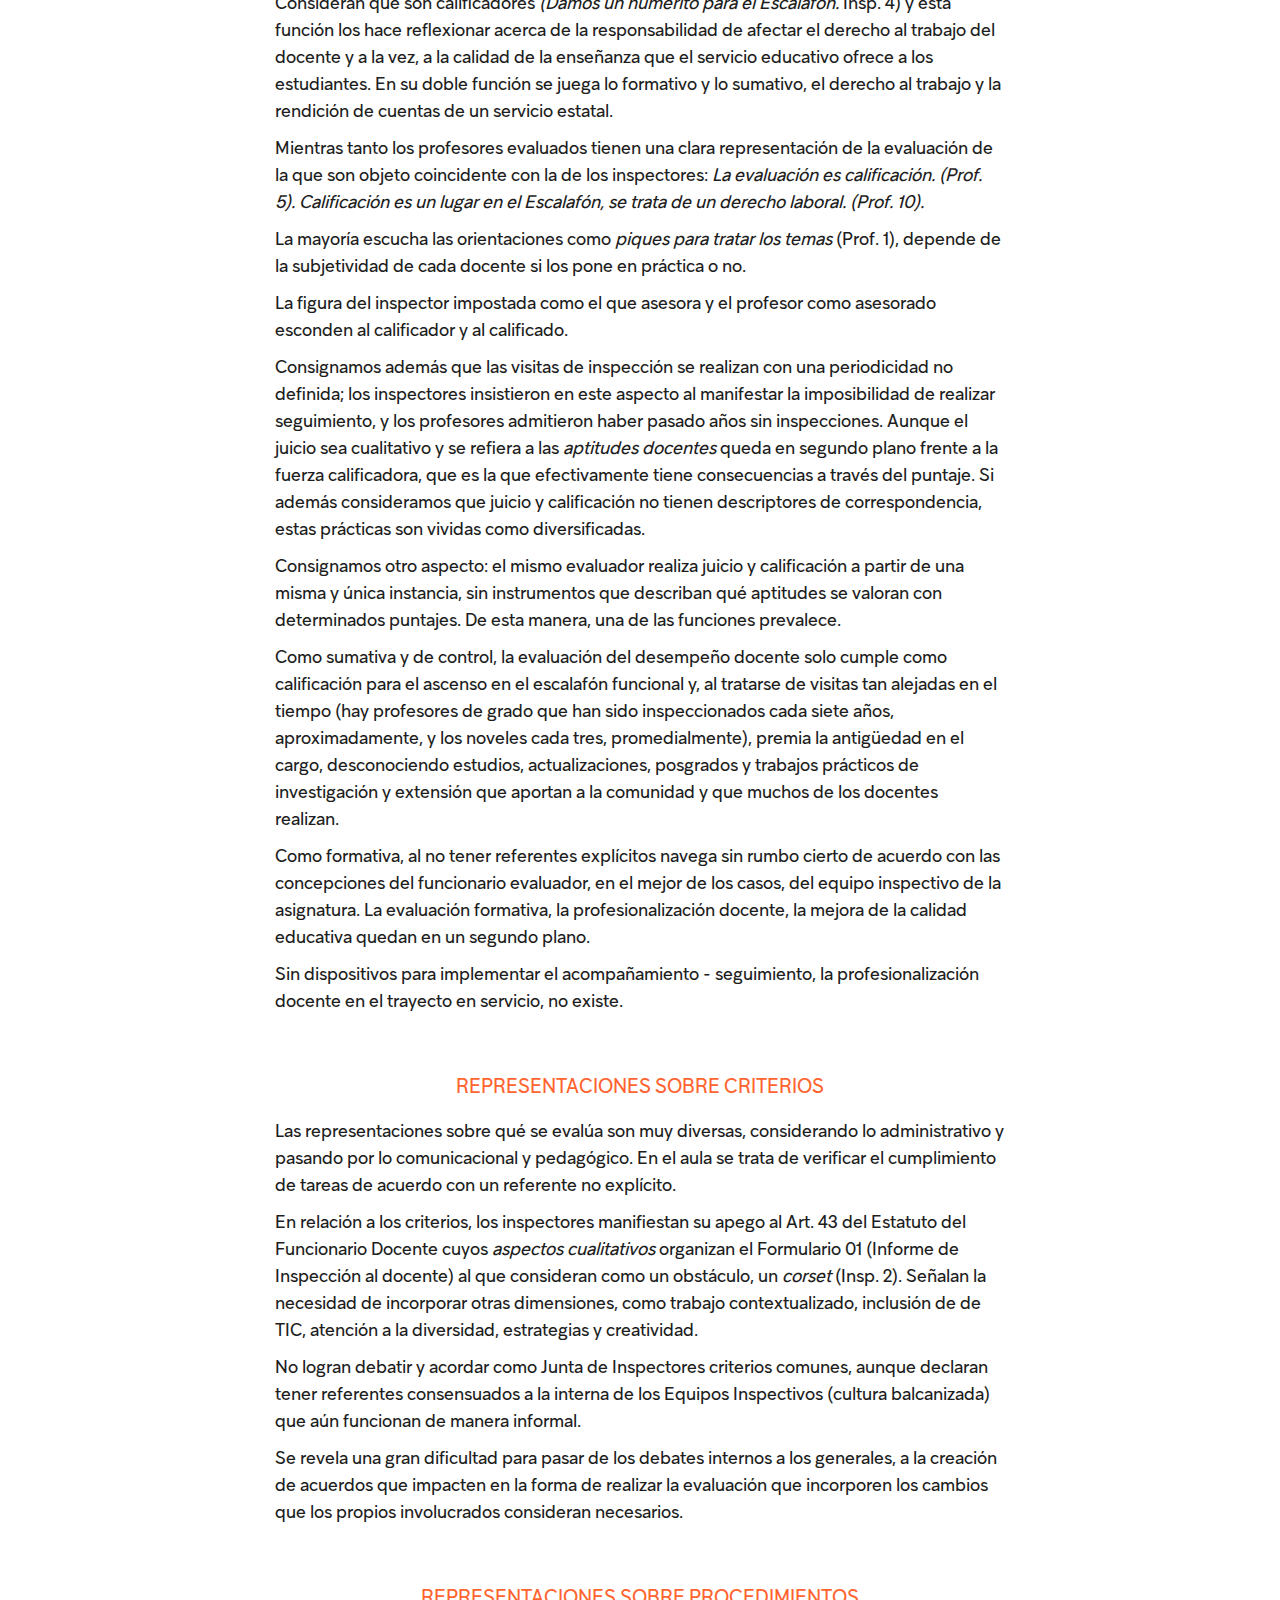
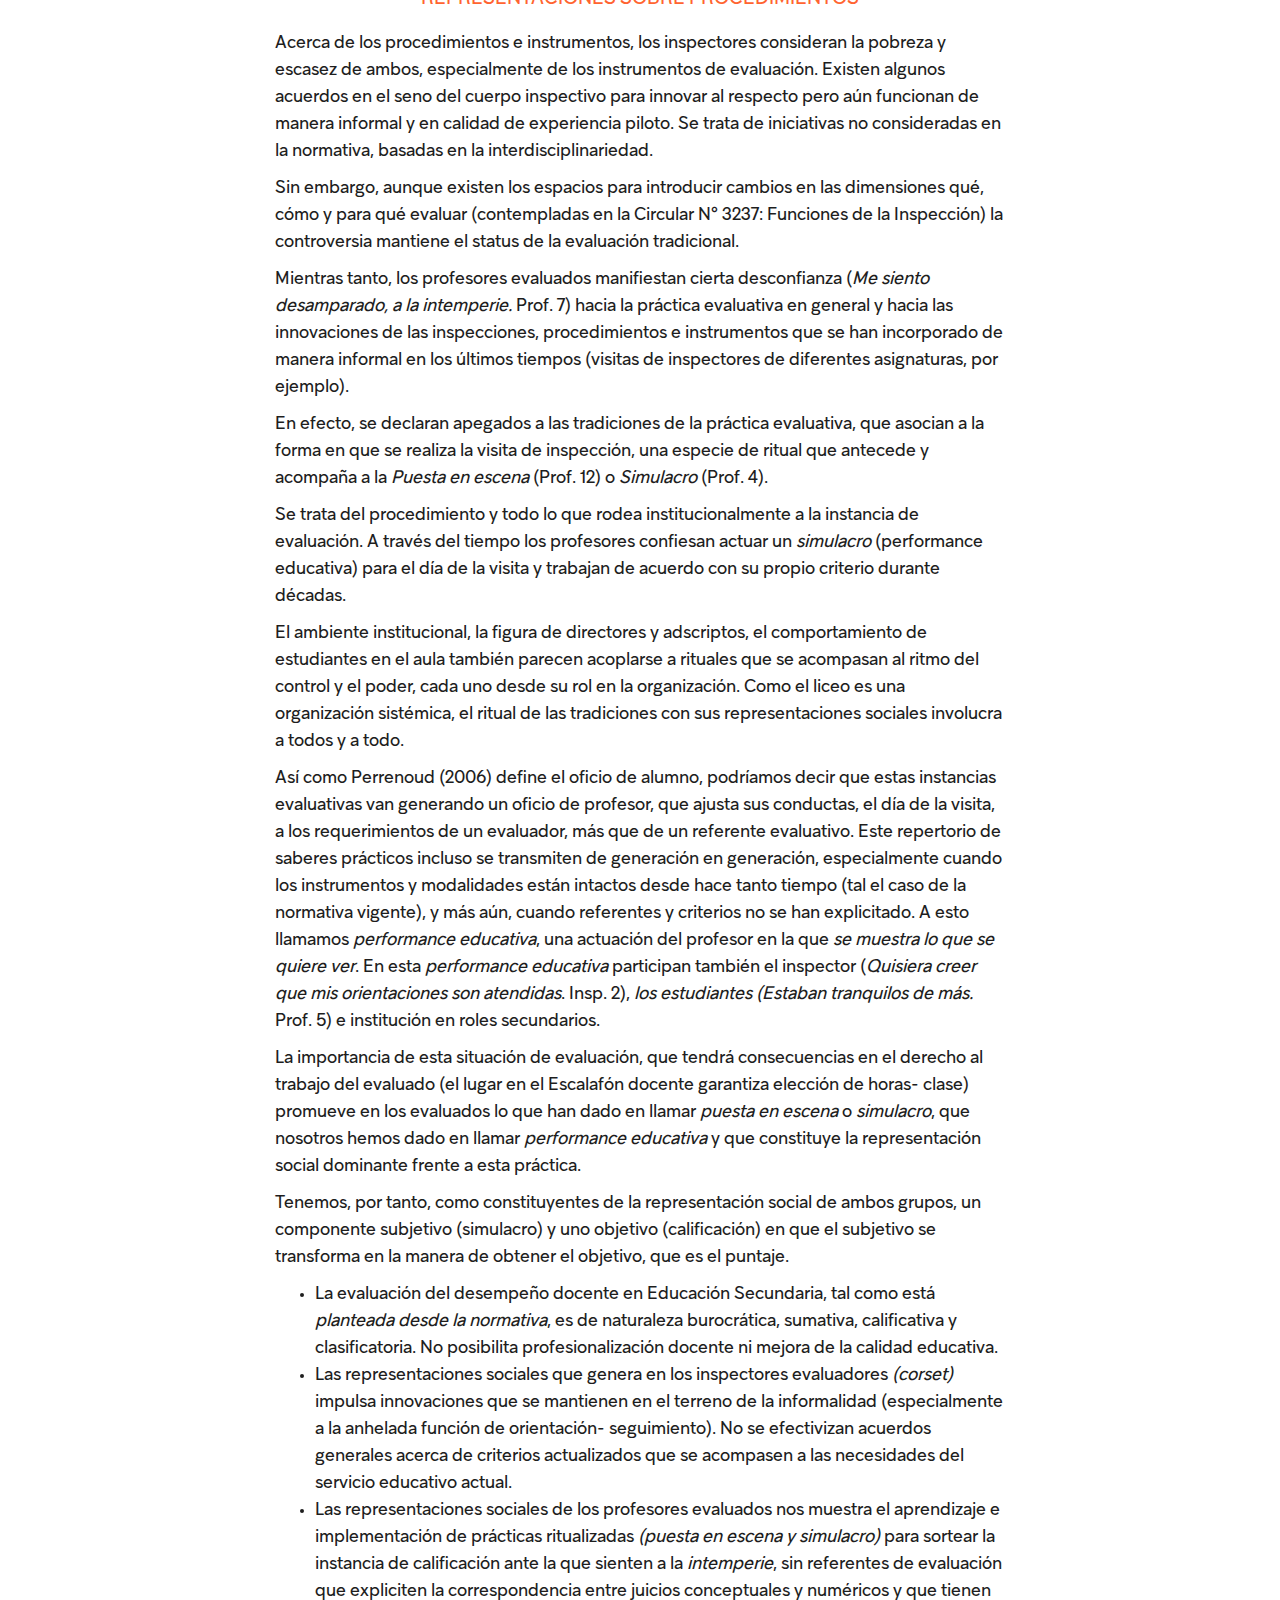
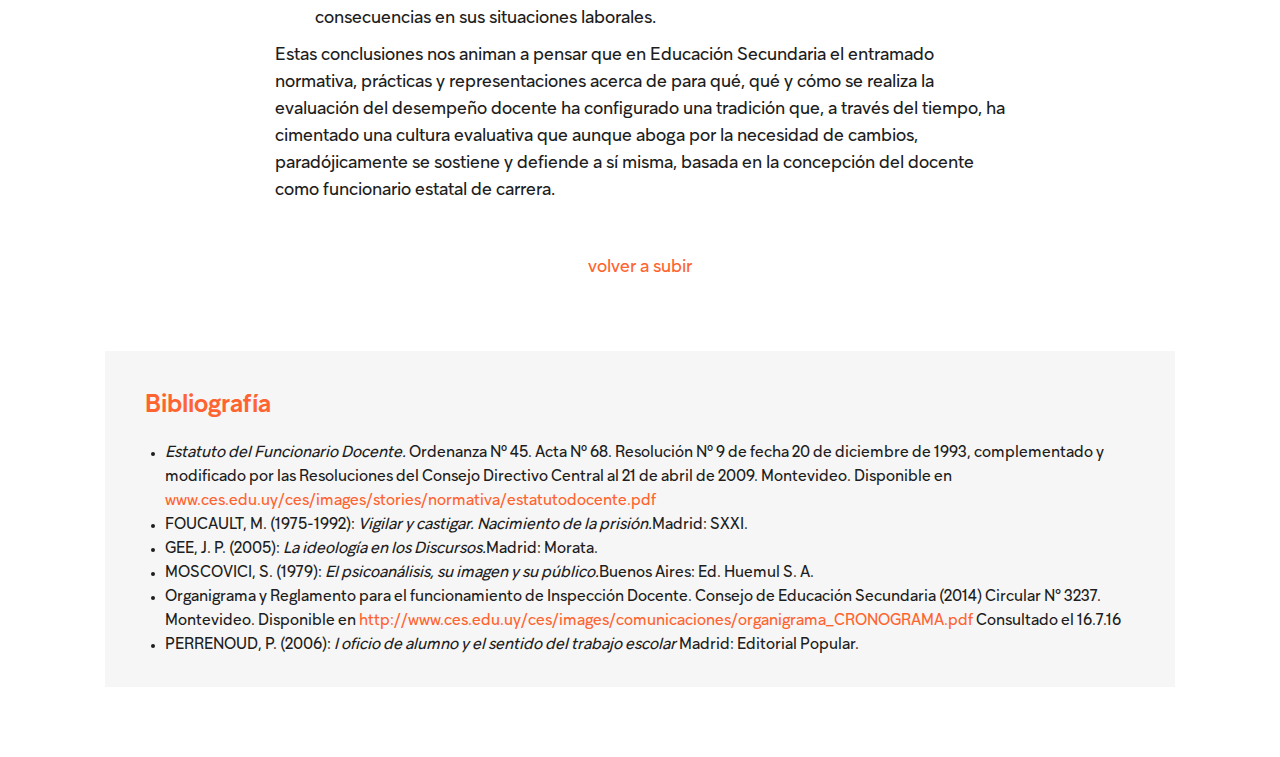
<file: sobre-los-docentes.html>
<!doctype html>
<html class="no-js" lang="es">

  <head>
    <meta charset="utf-8">
    <meta http-equiv="x-ua-compatible" content="ie=edge">
    <title>Convocación | Revista interdisciplinaria de reflexión y experiencia educativa</title>
    <meta name="description" content="">
    <meta name="viewport" content="width=device-width, initial-scale=1">
    <link rel="shortcut icon" type="image/png" href="assets/img/convocacion-fav.png">
    <link rel="stylesheet" href="lib/bootstrap.min.css">
    <link rel="stylesheet" href="assets/css/main.css">
    <link rel="stylesheet" href="assets/css/articles.css">
  </head>

  <body>

    <!-- START: Header -->
    <header class="landing-header">
      <div class="container">

        <!-- START: Navbar -->
        <nav class="navbar navbar-expand-sm navbar-light bg-faded" id="arrowUp">
          <button class="navbar-toggler" type="button" data-toggle="collapse" data-target="#nav-content" aria-controls="nav-content" aria-expanded="false" aria-label="Toggle navigation">
          <span class="navbar-toggler-icon"></span>
          </button>

          <!-- Brand -->
          <a class="navbar-brand" href="index.html">
            <img src="/assets/img/logo-convocacion-white.png" alt="">
          </a>

          <!-- Links -->
          <div class="collapse navbar-collapse justify-content-end" id="nav-content">
            <ul class="navbar-nav">
              <li class="nav-item">
              	<a class="nav-link" href="editorial.html">&#8249; Artículo anterior</a>
              </li>
              <li class="nav-item">
              	<a class="nav-link" href="didactica-de-las-ciencias.html">Próximo artículo &#8250;</a>
              </li>
            </ul>
          </div>
        </nav>
        <!-- END: Navbar -->

        <section class="landing-title">

          <h2 class="text-center pt-3">Sobre los docentes</h2>
          <h3 class="text-center pt-2">Evaluación del desempeño docente en Educación Secundaria</h3>
          <h4 class="text-center">Por Claudia Rodríguez Reyes</h4>

        </section>

        <div class="text-center">
          <a href="#section-cards">
            <p class="arrowDown">&#9002;</p>
          </a>
        </div>

      </div>
    </header>
    <!-- END: Header -->


    <!-- START: Container -->
    <main class="container">
      <article>

        <div class="author-text" id="section-cards">
          <p><em>Claudia Rodríguez Reyes.</em> Profesora de Literatura (I.P.A). Diploma en Evaluación del Desempeño Docente (UCUDAL). Magíster en Evaluación de Sistemas Educativos (UCUDAL). Profesora efectiva por concurso de Didáctica de la Literatura en el
            Instituto de Profesores “Artigas”. Integra el Grupo de Estudios de Didáctica de la Lectura y la Escritura (C.F.E).</p>
        </div>

        <header>
          <h2>Resumen</h2>
        </header>
        <p>En este trabajo presentamos las conclusiones de una investigación basada en el análisis de la normativa y los testimonios de inspectores y profesores de Educación Secundaria sobre prácticas de evaluación del desempeño docente.</p>
        <p>Se trata de una investigación cualitativa de corte etnográfico que se propuso relevar qué se evalúa, de qué manera y cuáles son las consecuencias de la evaluación docente en Educación Secundaria a partir del análisis del marco normativo, las prácticas
          y las representaciones sociales que estas dimensiones provocan en evaluadores y evaluados.</p>
        <p>Los hallazgos relevan un entramado significativo instituido a partir de una tradición evaluativa de larga data, que a su vez es instituyente de una cultura evaluativa intuitiva y burocrática que mantiene un statu quo en el cual el profesor reviste
          la condición de funcionario docente.</p>
        <p><strong>Palabras clave: Evaluación. Desempeño Docente. Educación Secundaria.</strong></p>

        <header>
          <h2>Abstract</h2>
        </header>
        <p>This paper shows the conclusions of an investigation based on the analysis of regulation and discursive testimonies of inspectors and teachers of Secondary Education on practices of evaluation of the educational performance.</p>
        <p>It is a question of a qualitative investigation of ethnographic cut that it proposed to relieve what is evaluated, of what way and which they are the consequences of the educational evaluation in Secondary Education from the analysis of the normative
          frame, the practices and to the social representations that these dimensions generate in the assessors and evaluated.</p>
        <p>The findings free a significant studding instituted from a long tradition in time that turn in instituting of a evaluative culture intuitive and bureaucratic that it supports a status quo in that the teacher re-dresses the condition of educational
          civil servant.</p>
        <p><strong>Keywords: Evaluation. Teaching performance. Secondary education.</strong></p>
      </article>

      <article>
        <header>
          <h2>Definiciones de la investigación</h2>
        </header>
        <p>El objeto de estudio de la investigación fue la evaluación del desempeño docente en Educación Secundaria y se planteó como objetivo general conocer y comprender la interrelación entre normativa, prácticas y representaciones sociales a través de
          los discursos de los evaluadores y los evaluados acerca de para qué, con qué criterios y cómo se lleva a cabo en la evaluación en la actualidad.</p>
        <p>Se trató de un estudio cualitativo, no experimental, transaccional, que se propuso comprender un fenómeno social y cultural partiendo de la observación y la interacción discursiva con los protagonistas del fenómeno.</p>
        <p>Por tanto diremos que el sustento epistemológico de nuestro trabajo fue el método etnográfico, que nos ofreció la base para un estudio descriptivo de la cultura evaluativa de profesores e inspectores de Educación Secundaria y un método de investigación
          que fue el de las representaciones, a través del estudio del discurso de los involucrados. Accedimos a nuestro objeto de estudio a través de las representaciones sociales de los involucrados en ella.</p>
        <div class="marker-line">
          <blockquote class="blockquote">
            <p><strong>Partimos de la siguiente caracterización de Serge Moscovici (1979: 16):</strong></p>
            <p><em>Una representación social es una organización de imágenes y de lenguaje, porque recorta y simboliza actos y situaciones que son o se convierten en comunes. (…) Puesto que su papel es dar forma a lo que proviene del exterior, más bien es asunto de individuos y de grupos que de objetos, de actos, de situaciones construidos por medio de y en el transcurso de miríadas de interacciones sociales.</em></p>
          </blockquote>
        </div>
        <p>Pretendimos reconocer qué referentes explícitos y especialmente no explícitos son los que efectivamente rigen la práctica evaluativa, porque son estos los que configuran las representaciones que buscamos a través del acercamiento a los discursos
          de los protagonistas de la evaluación. </p>
        <div class="marker-line">
          <blockquote class="blockquote">
            <p><strong>Consideramos  ‘discurso’ como</strong></p>
            <p><em>(…) una asociación socialmente aceptada de formas de utilizar el lenguaje, otras expresiones simbólicas y ‘’artefactos’’ de pensar, sentir, creer, valorar y actuar que pueden utilizarse para identificarse uno mismo como miembro de un grupo socialmente significativo o ‘’red social’’ o para indicar (que uno está desempeñando) un “papel” socialmente significativo (Gee, 2005: 144).</em></p>
          </blockquote>
        </div>
        <p>Las técnicas utilizadas fueron: la entrevista semiestructurada y la revisión documental. La población muestreada fueron inspectores y profesores del departamento de Montevideo. Se seleccionaron inspectores de cuatro asignaturas: Idioma Español, Matemática, Biología e Historia con el propósito de incluir diferentes áreas del conocimiento y, por tanto, con diferentes lógicas y concepciones de trabajo. Este muestreo intencional fue complementado con un criterio de selección aleatoria entre profesores evaluados por estos inspectores.</p>
        <p>Este requisito nos aseguró la posibilidad de triangular los datos; se trató de comparar los discursos acerca de las representaciones de inspectores y profesores sobre una instancia de evaluación, con los protagonistas en sus roles de evaluadores y evaluados.</p>
        <p>La metodología para el análisis de los datos recabados fue la teoría fundamentada en los datos (Grounded Theory) que se basa en el método de la comparación constante y el muestreo teórico.</p>


        <figure class="figure">
          <img src="assets/img/art1_evaluacion.jpg" class="figure-img img-fluid rounded" alt="A generic square placeholder image with rounded corners in a figure.">
          <figcaption class="figure-caption">El objeto de estudio de la investigación fue la evaluación del desempeño docente en Educación Secundaria y se planteó como objetivo general conocer y comprender la interrelación entre normativa, prácticas y representaciones sociales a través de los discursos de los evaluadores y los evaluados acerca de para qué, con qué criterios y cómo se lleva a cabo en la evaluación en la actualidad.</figcaption>
        </figure>

        <p>Por tanto, realizamos un abordaje del concepto básico ‘evaluación del desempeño docente’, a través de las representaciones sociales que se evidenciaron en materiales y documentos, marco normativo y discursos de evaluadores y evaluados.</p>
      </article>

      <article>
        <header>
          <h2>Marco normativo</h2>
        </header>
        <p class="figure-caption"><strong>La Circular N° 3237 de 2014 es el documento más reciente y más actualizado en relación a la función inspectiva en la que enuncia:</strong> (…) El inspector deberá investigar y recoger sistemáticamente información para reconstruir el conocimiento sobre cómo se proyectan y reinterpretan en los centros educativos y en las aulas las políticas concretas y las orientaciones pedagógicas planteadas en sus visitas y salas (2014: 1).</em></p>
        <p><em>En el Estatuto del Funcionario Docente (2015) el capítulo VII, “Del año docente, de las calificaciones y el sistema de ascensos escalafonarios” rige la evaluación priorizando la denominada  antigüedad calificada, puntaje que sintetiza los conceptos ‘aptitud docente’, ‘antigüedad’ y ‘actividad computada’.</em></p>
        <p>La antigüedad calificada está integrada por diferentes variables numéricas: la aptitud docente –que surge al considerar los puntajes obtenidos por el docente en la visita de inspección y en la de dirección− la antigüedad docente −los años de desempeño
          en el cargo− y la actividad computada −el porcentaje de clases dadas sobre las que debió dictar durante al año lectivo−.</p>
        <div class="marker-line">
          <blockquote class="blockquote">
            <p><strong>Los artículos 38 y 39 refieren al ascenso en el escalafón y a las consecuencias de los puntajes:</strong></p>
            <p><em>Artículo 38. El sistema de ascensosescalafonarios para los docentes efectivos será de “escalafón abierto” a partir del 1er. grado, ajustándose a las siguientes normas: a) permanencia de un tiempo mínimo de cuatro (4) años en cada grado. b) obtención de un puntaje mínimo por antigüedad calificada en el grado que comprenderá los siguientes factores. - aptitud docente - antigüedad - actividad computada Se podrá obtener hasta un máximo de 140 puntos por año, a razón de 100 por aptitud docente y 20 por cada uno de los factores restantes. c) Aprobación de los cursos que se dispongan y reglamenten para cada cargo (2015: 11).</em></p>
          </blockquote>
        </div>
        <p>El ordenamiento de los docentes en estas listas se realiza de acuerdo con los puntajes obtenidos que se actualizan año a año. Se adjudica una calificación anual que de acuerdo con el documento de las Juntas Calificadoras Procedimientos y Normativa
          (2015) corresponde a la siguiente fórmula:</p>
        <p>Calificación Anual = Antigüedad Calificada (EFD. Art. 38)= Actividad Computada + Aptitud docente + Antigüedad – Deméritos.</p>
        <p><strong>La calificación anual se calcula numéricamente de la siguiente manera:</strong></p>
        <ul>
          <li>Actividad Computada: es el resultado numérico de 20 x N°de clases dictadas dividido N° de clases que debió dictar.</li>
          <li>La Aptitud Docente es el resultado del Informe de Dirección x 0,30 + el Informe de Inspección x 0,70.</li>
          <li>Deméritos y la Antigüedad en años de servicio se calcula con un máximo de 20 puntos.</li>
        </ul>
        <p>Los puntajes obtenidos a través de la evaluación (de directores de las instituciones y los inspectores del organismo) y los concursos (de méritos, oposición u oposición y méritos ) habilitan el ingreso al <em>Escalafón</em>, que ordena a los profesores
          efectivos de cada departamento del país y en cada asignatura y que constituye una lista de prelación para elegir horas de clase. De esta manera el puntaje determina un lugar en una lista de prelación que incide en las posibilidades laborales del
          docente.</p>
        <p>Concibe la función del inspector como de control y diagnóstica, verificación de la forma en que se significa en territorio, a través del trabajo de los docentes en el aula y en la institución las orientaciones y objetivos de la política educativa.</p>
        <div class="marker-line">
          <blockquote class="blockquote">
            <p><strong>El propósito del inspector de asignaturas, estipulado en el Capítulo VII Artículo N° 23, inciso d es:</strong></p>
            <p><em>Orientar, acompañar, evaluar y calificar a los docentes que se desempeñan en las instituciones educativas bajo su supervisión, a lo largo de todo el año cumpliendo instancias previas al inicio de los cursos, visitas al aula, salas de coordinación, mesas examinadoras y otras actividades, en un trabajo conjunto con la institución.</em></p>
          </blockquote>
        </div>
        <p>Asumimos que se acentúa un doble perfil de supervisión y orientación, evaluación y calificación. Los verbos utilizados crean una dualidad entre las funciones de orientar - acompañar (inspección supervisora y formativa) y evaluar - calificar (inspección
          de control y sumativa) que desde las finalidades van permeando todos los niveles que nos propusimos analizar en esta investigación: para qué, <em>qué y  cómo</em> se evalúa.</p>
        <p>La función de la Inspección de asignatura, expresada como formativa y sumativa a la vez, culmina con una calificación, es decir, un puntaje y ese puntaje tiene como consecuencia una oportunidad laboral; por tanto, se trata de una acreditación que
          surge de ese juicio numérico. Este puntaje es el sinónimo cuantificable de un desempeño profesional (aptitud docente), por lo que este enfoque queda a medio camino entre la calificación y el asesoramiento.</p>
        <p>El Artículo Nº 43 (2015: 19) del Estatuto del Funcionario Docente enuncia cinco aspectos, con sus respectivas variables, que estructuran el documento escrito denominado Informe del Inspector al docente. Este artículo, por tanto, expresa el referente
          o criterio a la hora de emitir los juicios tanto conceptuales (aptitud docente) como numéricos (puntaje) que Integran la calificación.</p>
        <div class="marker-line">
          <blockquote class="blockquote">
            <p><em>La función de la Inspección de asignatura, expresada como formativa y sumativa a la vez, culmina con una calificación, es decir, un puntaje y ese puntaje tiene como consecuencia una oportunidad laboral; por tanto, se trata de una acreditación que surge de ese juicio numérico. Este puntaje es el sinónimo cuantificable de un desempeño profesional  (aptitud docente), por lo que este enfoque queda a medio camino entre la calificación y el asesoramiento. </em></p>
          </blockquote>
        </div>
        <p><strong>El juicio <em>aptitud docente</em> es el que nos ofrece mayor interés; está compuesto por los siguientes ítemes o factores:</strong></p>
        <ul>
          <li>Capacidad técnico pedagógica.</li>
          <li>Conducción del proceso enseñanza aprendizaje, considerando especialmente la adecuación de la enseñanza al medio social donde se desarrolla la labor.</li>
          <li>Orientación dada al curso; planificación y desarrollo del mismo.</li>
          <li>Aprendizajesrealizados por los alumnos y capacitación para seguir aprendiendo.</li>
          <li>Clima de trabajo, cooperación e iniciativa.</li>
          <li>Respeto al alumno y promoción de su capacidad de autodeterminación.</li>
          <li>Posibilidad de desarrollo del trabajo creativo.</li>
        </ul>
        <p>Estos ítemes o factores componen el Formulario 01, que registra el informe del inspector al docente, que además recoge las sugerencias y recomendaciones que se vierten en la entrevista de devolución, luego de la observación de aula. La consideración
          de cada uno de ellos dará como resultado un juicio que se corresponderá con un puntaje (consignamos que no existen descriptores que expliciten la correspondencia entre ellos).</p>
        <p><strong>Por lo expuesto podemos afirmar que</strong></p>
        <ul>
          <li>Partimos de una concepción de la carrera docente como una carrera administrativa de grado.</li>
          <li>La evaluación del desempeño docente que llevan adelante los inspectores de asignatura atiende a dos funciones: formativa y sumativa a la vez.</li>
        </ul>
        <p>Concluimos que, desde el punto de vista normativo, la finalidad de la evaluación es la de calificar al funcionario público del servicio docente para su ubicación en una lista de prelación (Escalafón del Funcionario Docente) con el objetivo de elegir
          horas clase. Esta finalidad traduce el interés de la política pública de cumplir con el servicio (y por tanto, tener una lista de funcionarios disponibles) y por otro, velar por los derechos laborales del funcionario (reconocimiento de grados
          en el ascenso escalafonario).</p>
      </article>

      <article>
        <header>
          <h2>Los inspectores como evaluadores</h2>
        </header>
        <div class="marker-line">
          <blockquote class="blockquote">
            <p><strong>He aquí las voces de los inspectores que señalan la doble función de control y asesoramiento incluida en su función evaluadora:</strong></p>
            <p><em>(El propósito es) Acreditación del  docente que se vuelca en el puntaje para el Escalafón.  Del  puntaje depende que acceda a trabajos (Insp. 1).</em></p>
            <p><em>Priorizo  el  asesoramiento  pero  la inspección  es calificación, y de ello depende luego el lugar del profesor en el Escalafón (Insp.2).</em></p>
            <p><em>Acompañamiento y promoción de reflexión. (Ojalá) hubiera visitas de observación - orientación y una de evaluación - acreditación (Insp. 3).</em></p>
            <p><em>Sería bueno hacer un seguimiento,intercambiar  puntos de vista, verlos en otro liceo, con otro grupo, realizar asesoramiento contextualizado pero… bueno… todo termina en una calificación… (Insp. 4).</em></p>
          </blockquote>
        </div>
        <p>Hemos seleccionado cuatro testimonios donde se evidencia la tensión generada por la función calificativa (sumativa) y su ponderación en detrimento de la de orientación y seguimiento (formativa) que no logra implementarse, entre otras causas, por
          carencia de inspectores.</p>
        <p>Esta situación es sintomática; de alguna forma inclina la balanza hacia una de las funciones.</p>
      </article>

      <article>
        <header>
          <h2>Los profesores como evaluados</h2>
        </header>
        <div class="marker-line">
          <blockquote class="blockquote">
            <p><strong>La supervisión (evaluación - calificación y orientación - seguimiento) incluye dimensiones  administrativas y también pedagógico- didácticas, selección y tratamiento de contenidos y  vínculo con los estudiantes. Así lo expresan las voces de los siguientes profesores entrevistados:</strong></p>
            <p><em>El control y la supervisión… se ve que el profesor esté cumpliendo con sus obligaciones, administrativas, asistencia… todo lo que hace a su calidad de funcionario y se supervisa el tratamiento de los contenidos (Prof. 3).</em></p>
            <p><em>Hay una evaluación al docente en lo didáctico pedagógico, cómo lleva la clase, cómo es la relación con los alumnos, el inspector analiza a través de su estadía en la clase cómo es la captación de los contenidos por parte de los alumnos (Prof. 10).</em></p>
          </blockquote>
        </div>
        <div class="marker-line">
          <blockquote class="blockquote">
            <p><strong>Otras voces enfatizan en diferentes aspectos:</strong></p>
            <p><em>Finalmente y de gran importancia como docente novel y carente de méritos académicos, resultó una evaluación que me permitió generar mayor puntaje en el ordenamiento de las diversas listas que integré, para elegir horas (Prof. 6).</em></p>
            <p><em>En mi caso me hizo acordar a la visita de Didáctica cuando era practicante, uno quiere que lo vean pero a la vez tiene temor a la calificación. Vienen a visitarte para corregirte y ponerte nota (Prof. 12).</em></p>
          </blockquote>
        </div>
        <p>En el primer caso calificación - puntaje están asociados a escalafón – cargo; el segundo, corrección – nota, se identifica con control; ambas destacan la calificación como finalidad de la visita, por lo cual estamos ante una representación de visita
          de inspección como evaluación sumativa. Puntaje y nota aparecen como conceptos pareados, sinónimos en el discurso de los profesores evaluados.</p>
        <p>Calificar y corregir son sinónimos en el imaginario tanto del docente como del estudiante; esto forma parte de los modelos sociales que se han instituido en las prácticas evaluativas a través del tiempo y también en la formación inicial.</p>
        <p>La evaluación tradicional es normativa y corrige; su objetivo es comprobar el resultado de una acción, aprender o enseñar, trátese de un alumno o de un docente. El evaluador <em>corrige</em> para señalar el error y de esta forma estimar el desempeño
          del evaluado.</p>
        <p>Esto nos habla de la importancia de las prácticas y las experiencias subjetivas en la construcción de la identidad profesional del docente. Nos cuestiona sobre las concepciones que configuran modelos y mitos sociales acerca de la evaluación y de
          los roles del evaluador y del evaluado. En especial la relación entre subjetividad, prácticas calificativas y poder.</p>
        <p>En este sentido, Foucault (1975 - 1992) ha explicitado la relación entre la vigilancia, el disciplinamiento, el poder y la subjetividad. En este escenario, el sujeto −el profesor en nuestro caso− es el producto de su conciencia individual y, a la
          vez, de las relaciones de poder que se ejercen y se han ejercido a través de los mecanismos de vigilancia y control, en este caso, la práctica calificativa.</p>
        <p>Esto refuerza la concepción del profesor como un funcionario, sobre todo si no existen instancias de profesionalización a partir de los insumos de las evaluaciones. He aquí una situación de poder: si el evaluador visita para corregir, el evaluador
          es un juez, un calificador, un fiscalizador.</p>
        <p>La otra pareja sinonímica, puntaje y nota, constituyen en estos testimonios el objetivo de la evaluación, puntaje que habilita o acredita para obtener posibilidades de elegir horas de clase en liceos de su preferencia. Esta nota o puntaje es también
          poder, porque ella empodera al docente para elegir lo que prefiere, lo que le conviene, lo que desea.</p>
      </article>

      <article>
        <header>
          <h2>Las representaciones sociales</h2>
        </header>
        <p>Los discursos relevados son los medios a través de los cuales accedimos a las representaciones de los involucrados.</p>
        <div class="marker-line">
          <blockquote class="blockquote">
            <p><strong>Tal como  la caracteriza Moscovici:</strong></p>
            <p><em>Una representación habla así como muestra; comunica, así como expresa. Después de todo produce y determina comportamientos, porque al mismo tiempo define la naturaleza de los estímulos que nos rodean y nos provocan y el significado de las respuestas que debemos darles. En una palabra, así como sucede en mil, la representación es una modalidad de conocimiento, cuya función es la elaboración de los comportamientos y la comunicación entre los individuos (1979: 17).</em></p>
          </blockquote>
        </div>
        <p>Es por ello que hemos tenido el propósito no solo de describir y relevar las representaciones de los involucrados sino atender al entramado significativo que estimulan y fomentan las experiencias y prácticas evaluativas a través de la identificación de tradiciones, sin olvidar el marco normativo en la que la evaluación se inscribe.</p>
        <p>Precisamente la normativa es un factor productor de prácticas y representaciones que le otorga a la evaluación el estatus de juicio y calificación. Ambas acciones, vinculadas a la clasificación de los docentes para la ordenación en el Escalafón como forma de garantizar sus derechos laborales en tanto funcionarios del sistema, ideológicamente marcan las representaciones de evaluadores y evaluados.</p>


        <figure class="figure">
          <img src="assets/img/art1_evaluacion2-min.jpg" class="figure-img img-fluid rounded" alt="A generic square placeholder image with rounded corners in a figure.">
          <figcaption class="figure-caption">Como sumativa y de control, la evaluación del desempeño docente solo cumple como calificación para el ascenso en el escalafón funcional y, al tratarse de visitas tan alejadas en el tiempo (hay profesores de grado que han sido inspeccionados cada siete años, aproximadamente, y los noveles cada tres, promedialmente), premia la antigüedad en el cargo, desconociendo estudios, actualizaciones, posgrados y trabajos prácticos de investigación y extensión que aportan a la comunidad y que muchos de los docentes realizan.</figcaption>
        </figure>


        <p>Los discursos de inspectores y docentes sobre para qué, qué y cómo se evalúa tienen varios puntos de contacto; esto se relaciona precisamente con la forma de conocimiento que Moscovici señalaba <em>cuya función es la elaboración de los comportamientos y la comunicación entre los individuos.</em></p>
        <p>A partir de esta investigación, con el relevamiento realizado podemos afirmar que existen representaciones que configuran una forma de conocer y, por tanto, de ejecutar las prácticas de evaluación, por un lado, y los comportamientos ante la práctica
          de evaluación de desempeño docente, por otro, que forman parte de una tradición que se constituye en una cultura evaluativa solidificada a través del tiempo.</p>
        <p>Estas representaciones están vinculadas con la calificación y clasificación del profesor en el Escalafón del Funcionario Docente.</p>
      </article>

      <article>
        <header>
          <h2>Principales hallazgos y conclusiones</h2>
          <h3>Representaciones sobre  finalidades</h3>
        </header>
        <p>Las representaciones de los inspectores fluctúan entre la función de calificación y orientación. La doble función los acicatea; manifiestan el deseo de atender a la función supervisora (orientación – acompañamiento - seguimiento) porque creen que
          es la función de la evaluación formativa. Sin embargo, la carga de actividades y el número de inspectores hace que esta función <em>naufrague en el mar de la imposibilidad (Insp. 2).</em></p>
        <p>Consideran que son calificadores <em>(Damos un numerito para el Escalafón.</em> Insp. 4) y esta función los hace reflexionar acerca de la responsabilidad de afectar el derecho al trabajo del docente y a la vez, a la calidad de la enseñanza que el
          servicio educativo ofrece a los estudiantes. En su doble función se juega lo formativo y lo sumativo, el derecho al trabajo y la rendición de cuentas de un servicio estatal.</p>
        <p>Mientras tanto los profesores evaluados tienen una clara representación de la evaluación de la que son objeto coincidente con la de los inspectores: <em>La evaluación es calificación. (Prof. 5). Calificación es un lugar en el Escalafón, se trata de un derecho laboral. (Prof. 10).</em></p>
        <p>La mayoría escucha las orientaciones como <em>piques para tratar los temas</em> (Prof. 1), depende de la subjetividad de cada docente si los pone en práctica o no.</p>
        <p>La figura del inspector impostada como el que asesora y el profesor como asesorado esconden al calificador y al calificado.</p>
        <p>Consignamos además que las visitas de inspección se realizan con una periodicidad no definida; los inspectores insistieron en este aspecto al manifestar la imposibilidad de realizar seguimiento, y los profesores admitieron haber pasado años sin
          inspecciones. Aunque el juicio sea cualitativo y se refiera a las <em>aptitudes docentes</em> queda en segundo plano frente a la fuerza calificadora, que es la que efectivamente tiene consecuencias a través del puntaje. Si además consideramos
          que juicio y calificación no tienen descriptores de correspondencia, estas prácticas son vividas como diversificadas.</p>
        <p>Consignamos otro aspecto: el mismo evaluador realiza juicio y calificación a partir de una misma y única instancia, sin instrumentos que describan qué aptitudes se valoran con determinados puntajes. De esta manera, una de las funciones prevalece.</p>
        <p>Como sumativa y de control, la evaluación del desempeño docente solo cumple como calificación para el ascenso en el escalafón funcional y, al tratarse de visitas tan alejadas en el tiempo (hay profesores de grado que han sido inspeccionados cada
          siete años, aproximadamente, y los noveles cada tres, promedialmente), premia la antigüedad en el cargo, desconociendo estudios, actualizaciones, posgrados y trabajos prácticos de investigación y extensión que aportan a la comunidad y que muchos de los docentes realizan.</p>
        <p>Como formativa, al no tener referentes explícitos navega sin rumbo cierto de acuerdo con las concepciones del funcionario evaluador, en el mejor de los casos, del equipo inspectivo de la asignatura. La evaluación formativa, la profesionalización docente, la mejora de la calidad educativa quedan en un segundo plano.</p>
        <p>Sin dispositivos para implementar el acompañamiento - seguimiento, la profesionalización docente en el trayecto en servicio, no existe.</p>

        <header>
          <h3>Representaciones sobre criterios</h3>
        </header>
        <p>Las representaciones sobre qué se evalúa son muy diversas, considerando lo administrativo y pasando por lo comunicacional y pedagógico. En el aula se trata de verificar el cumplimiento de tareas de acuerdo con un referente no explícito.</p>
        <p>En relación a los criterios, los inspectores manifiestan su apego al Art. 43 del Estatuto del Funcionario Docente cuyos <em>aspectos cualitativos</em> organizan el Formulario 01 (Informe de Inspección al docente) al que consideran como un obstáculo, un <em>corset</em> (Insp. 2). Señalan la necesidad de incorporar otras dimensiones, como trabajo contextualizado, inclusión de de TIC, atención a la diversidad, estrategias y creatividad.</p>
        <p>No logran debatir y acordar como Junta de Inspectores criterios comunes, aunque declaran tener referentes consensuados a la interna de los Equipos Inspectivos (cultura balcanizada) que aún funcionan de manera informal.</p>
        <p>Se revela una gran dificultad para pasar de los debates internos a los generales, a la creación de acuerdos que impacten en la forma de realizar la evaluación que incorporen los cambios que los propios involucrados consideran necesarios.</p>

        <header>
          <h3>Representaciones sobre procedimientos</h3>
        </header>
        <p>Acerca de los procedimientos e instrumentos, los inspectores consideran la pobreza y escasez de ambos, especialmente de los instrumentos de evaluación. Existen algunos acuerdos en el seno del cuerpo inspectivo para innovar al respecto pero aún funcionan
          de manera informal y en calidad de experiencia piloto. Se trata de iniciativas no consideradas en la normativa, basadas en la interdisciplinariedad.</p>
        <p>Sin embargo, aunque existen los espacios para introducir cambios en las dimensiones qué, cómo y para qué evaluar (contempladas en la Circular N° 3237: Funciones de la Inspección) la controversia mantiene el status de la evaluación tradicional.</p>
        <p>Mientras tanto, los profesores evaluados manifiestan cierta desconfianza (<em>Me siento desamparado, a la intemperie.</em> Prof. 7) hacia la práctica evaluativa en general y hacia las innovaciones de las inspecciones, procedimientos e instrumentos
          que se han incorporado de manera informal en los últimos tiempos (visitas de inspectores de diferentes asignaturas, por ejemplo).</p>
        <p>En efecto, se declaran apegados a las tradiciones de la práctica evaluativa, que asocian a la forma en que se realiza la visita de inspección, una especie de ritual que antecede y acompaña a la <em>Puesta en escena </em> (Prof. 12) o <em>Simulacro</em>        (Prof. 4).</p>
        <p>Se trata del procedimiento y todo lo que rodea institucionalmente a la instancia de evaluación. A través del tiempo los profesores confiesan actuar un <em>simulacro</em> (performance educativa) para el día de la visita y trabajan de acuerdo con su propio criterio durante décadas.</p>
        <p>El ambiente institucional, la figura de directores y adscriptos, el comportamiento de estudiantes en el aula también parecen acoplarse a rituales que se acompasan al ritmo del control y el poder, cada uno desde su rol en la organización. Como el liceo es una organización sistémica, el ritual de las tradiciones con sus representaciones sociales involucra a todos y a todo.</p>
        <p>Así como Perrenoud (2006) define el oficio de alumno, podríamos decir que estas instancias evaluativas van generando un oficio de profesor, que ajusta sus conductas, el día de la visita, a los requerimientos de un evaluador, más que de un referente evaluativo. Este repertorio de saberes prácticos incluso se transmiten de generación en generación, especialmente cuando los instrumentos y modalidades están intactos desde hace tanto tiempo (tal el caso de la normativa vigente), y más aún, cuando referentes y criterios no se han explicitado. A esto llamamos <em>performance educativa</em>, una actuación del profesor en la que <em>se muestra lo que se quiere ver</em>. En esta <em>performance educativa</em> participan también el inspector (<em>Quisiera creer que mis orientaciones son atendidas</em>. Insp. 2), <em>los estudiantes (Estaban tranquilos de más.</em> Prof. 5) e institución en roles secundarios.</p>
        <p>La importancia de esta situación de evaluación, que tendrá consecuencias en el derecho al trabajo del evaluado (el lugar en el Escalafón docente garantiza elección de horas- clase) promueve en los evaluados lo que han dado en llamar <em>puesta en escena</em>        o <em>simulacro</em>, que nosotros hemos dado en llamar <em>performance educativa</em> y que constituye la representación social dominante frente a esta práctica.</p>
        <p>Tenemos, por tanto, como constituyentes de la representación social de ambos grupos, un componente subjetivo (simulacro) y uno objetivo (calificación) en que el subjetivo se transforma en la manera de obtener el objetivo, que es el puntaje.</p>

        <ul>
          <li>La evaluación del desempeño docente en Educación Secundaria, tal como está <em>planteada desde la normativa</em>, es de naturaleza burocrática, sumativa, calificativa y clasificatoria. No posibilita profesionalización docente ni mejora de la calidad educativa.</li>
          <li>Las representaciones sociales que genera en los inspectores evaluadores <em>(corset)</em> impulsa innovaciones que se mantienen en el terreno de la informalidad (especialmente a la anhelada función de orientación- seguimiento). No se efectivizan acuerdos generales acerca de criterios actualizados que se acompasen a las necesidades del servicio educativo actual.</li>
          <li>Las representaciones sociales de los profesores evaluados nos muestra el aprendizaje e implementación de prácticas ritualizadas <em>(puesta en escena y simulacro)</em> para sortear la instancia de calificación ante la que sienten a la <em>intemperie</em>, sin referentes de evaluación que expliciten la correspondencia entre juicios conceptuales y numéricos y que tienen consecuencias en sus situaciones laborales.</li>
        </ul>

        <p>Estas conclusiones nos animan a pensar que en Educación Secundaria el entramado normativa, prácticas y representaciones acerca de para qué, qué y cómo se realiza la evaluación del desempeño docente ha configurado una tradición que, a través del tiempo, ha cimentado una cultura evaluativa que aunque aboga por la necesidad de cambios, paradójicamente se sostiene y defiende a sí misma, basada en la concepción del docente como funcionario estatal de carrera.</p>

        <div class="arrowUp text-center">
          <a href="#arrowUp" class="footer-link">volver a subir</a>
        </div>
      </article>
    </main>


    <footer class="container">
      <div class="bibliography">
        <header>
          <h2>Bibliografía</h2>
        </header>
        <ul>
          <li>
            <i>Estatuto del Funcionario Docente.</i> Ordenanza Nº 45. Acta Nº 68. Resolución Nº 9 de fecha 20 de diciembre de 1993, complementado y modificado por las Resoluciones del Consejo Directivo Central al 21 de abril de 2009. Montevideo. Disponible
            en
            <a href="www.ces.edu.uy/ces/images/stories/normativa/estatutodocente.pdf">www.ces.edu.uy/ces/images/stories/normativa/estatutodocente.pdf</a>
          </li>
          <li>FOUCAULT, M. (1975-1992): <i>Vigilar y castigar. Nacimiento de la prisión.</i>Madrid: SXXI.</li>
          <li>GEE, J. P. (2005): <i>La ideología en los Discursos.</i>Madrid: Morata.</li>
          <li>MOSCOVICI, S. (1979): <i>El psicoanálisis, su imagen y su público.</i>Buenos Aires: Ed. Huemul S. A.</li>
          <li>Organigrama y Reglamento para el funcionamiento de Inspección Docente. Consejo de Educación Secundaria (2014) Circular N° 3237. Montevideo. Disponible en
            <a href="http://www.ces.edu.uy/ces/images/comunicaciones/organigrama_CRONOGRAMA.pdf">http://www.ces.edu.uy/ces/images/comunicaciones/organigrama_CRONOGRAMA.pdf</a> Consultado el 16.7.16
          </li>
          <li>PERRENOUD, P. (2006): <i>l oficio de alumno y el sentido del trabajo escolar </i>Madrid: Editorial Popular.</li>
        </ul>
      </div>
    </footer>

    <script src="lib/jquery-3.3.1.min.js"></script>
    <script src="lib/bootstrap.min.js"></script>
    <script src="assets/js/scripts.js"></script>
  </body>
</html>
</file>
<file: assets/css/main.css>
/*------------------------------------*\
  #FONTS
\*------------------------------------*/

@font-face {
  font-family: 'Guillon';
  src: url('../fonts/Guillon-Regular.eot?#iefix') format('embedded-opentype'),  url('../fonts/Guillon-Regular.otf')  format('opentype'),
	     url('../fonts/Guillon-Regular.woff') format('woff'), url('../fonts/Guillon-Regular.ttf')  format('truetype'), url('../fonts/Guillon-Regular.svg#Guillon-Regular') format('svg');
  font-weight: 300;
  font-style: normal;
}
@font-face {
  font-family: 'Guillon';
  src: url('../fonts/Guillon-Demi.eot?#iefix') format('embedded-opentype'),  url('../fonts/Guillon-Demi.otf')  format('opentype'),
	     url('../fonts/Guillon-Demi.woff') format('woff'), url('../fonts/Guillon-Demi.ttf')  format('truetype'), url('../fonts/Guillon-Demi.svg#Guillon-Demi') format('svg');
  font-weight: 400;
  font-style: normal;
}
@font-face {
  font-family: 'Guillon';
  src: url('../fonts/Guillon-Bold.eot?#iefix') format('embedded-opentype'),  url('../fonts/Guillon-Bold.otf')  format('opentype'),
	     url('../fonts/Guillon-Bold.woff') format('woff'), url('../fonts/Guillon-Bold.ttf')  format('truetype'), url('../fonts/Guillon-Bold.svg#Guillon-Bold') format('svg');
  font-weight: bold;
  font-style: normal;
}



/*------------------------------------*\
  #GLOBAL
\*------------------------------------*/

html {
  font-size: 62.5%; /* 1rem = 10px */
}

body {
  color: #1e1e1e;
  font-family:'Guillon',sans-serif;
  font-weight: 300;
  font-size: 1.8rem;
}

a:link,
a:visited,
a:hover,
a:focus,
a:active {
  text-decoration: none;
  outline: none;
}



/*------------------------------------*\
  #NAVIGATION
\*------------------------------------*/

.magazine-number img {
  width: 10rem;
}

  @media (max-width: 700px) {
    .page-logo img {
      width: 15rem;
    }

    .magazine-number img {
      width: 5rem;
    }
  }



/*------------------------------------*\
  #HEADER
\*------------------------------------*/

.page-header {
  background-image: url(../img/hero-curve.svg);
  background-size: cover;
  background-position: top;
  background-repeat: no-repeat;
  position: relative;
  color: #fff;
}


  @media (min-width: 960px) and (max-width: 1270px) {
    .page-header {
      height: 65vh;
    }
  }

.page-background {
  background-image: url(../img/background.svg);
  background-size: cover;
  background-position: top;
  position: relative;
  height: 87vh;
}



/*------------------------------------*\
  #HEADER-TEXT
\*------------------------------------*/

.page-title {
  margin-top: 2rem;
  margin-left: 5rem;
}

  .page-title h1 {
    font-size: calc(250% + 4 * (100vw - 600px) / 400);
    font-weight: 700;
    text-transform: uppercase;

    animation-name: moveInLeft;
    animation-duration: 2.5s;
  	animation-iteration-count: 1;
  }

  .page-title h2 {
    font-size: calc(110% + 4 * (100vw - 600px) / 400);
    line-height: 1;
    font-weight: 300;
    text-transform: uppercase;
    transition: all .3s;

    animation-name: moveInRight;
    animation-duration: 2.5s;
    animation-iteration-count: 1;
    animation-timing-function: ease-out;
  }

    .page-title h2:hover {
      color: #FCB22E;
      font-weight: 700;
      transform: translateX(.5rem);
      transition-duration: .3s;
    }

    @keyframes moveInLeft {
      0% {
        opacity: 0;
        transform: translateX(-100px);
      }

      80% {
        transform: translateX(5px);
      }

      100% {
        opacity: 1;
        transform: translateX(0);
      }
    }

  @keyframes moveInRight {
    0% {
      opacity: 0;
      transform: translateX(100px);
    }

    80% {
      transform: translateX(-5px);
    }

    100% {
      opacity: 1;
      transform: translateX(0);
    }
  }

  @media (max-width: 700px) {
    .page-title {
      margin-top: 5rem;
      margin-left: 3.3rem;
    }

    .page-title h1 {
      font-size: calc(230% + 4 * (100vw - 600px) / 400);
      line-height: 1;
    }

    .page-title h2 {
      font-size: calc(120% + 4 * (100vw - 600px) / 400);
      line-height: 1;
    }
  }

  .page-title a {
    color: #fff;
  }



/*------------------------------------*\
  #BUTTONS
\*------------------------------------*/

.arrowDown {
  /* margin-top: 7rem; */
  font-size: 5rem;
  font-weight: bold;
  color: #fff;
  transform: rotate(90deg);
}

  .arrowDown:hover {
    color: #FCB22E;
  }

  @media (max-width: 700px) {
    .arrowDown {
      margin-top: 5rem;
    }
  }

  @media (min-width: 800px) and (max-width: 1400px) {
    .arrowDown {
      margin-top: 10rem;
    }
  }

  @media (min-width: 960px) and (max-width: 2400px) {
    .arrowDown {
      margin-top: 11rem;
    }
  }


.btn,
.btn:link,
.btn:visited,
.btn:hover,
.btn:active,
.btn:focus {
  background-color: #fff;
  color: #FB7600;
  font-weight: 300;
  font-size: 1.6rem;
  text-transform: uppercase;
  border: none;
  border-radius: 10rem;
  padding: .5rem 2rem;
}

.btn {
  float: right;
  margin-bottom: 5rem;
  margin-right: 2rem;
  transition: all .4s;
}

.btn:hover {
  background-color: #FF6430;
  border: .2rem solid #fff;
  color: #fff;
}


/*------------------------------------*\
  #CARDS
\*------------------------------------*/

main {
  margin-top: 5rem;
}

  @media (max-width: 700px) {
    main {
      margin-top: 3.5rem;
    }
  }

.card {
  margin-top: 2.5rem;
  height: 38rem;
  background-color: #FB7600;
  border: none;
  transition: all .4s;
}

  @media (max-width: 700px) {
    .card {
      height: 33rem;
    }
  }

  @media (min-width: 700px) and (max-width: 990px) {
    .card {
      height: 36rem;
    }
  }

  @media (min-width: 992px) and (max-width: 1201px) {
    .card {
      height: 46rem;
    }
  }

  .card:hover {
    border: none;
    box-shadow: .5rem .5rem rgba(0, 0, 0, 0.1);
    background-color: #FF6430;
    transform: translateY(-.7rem);
    transition-duration: .3s;
  }

  .card:hover .card-category {
    color: #FCB22E;
    font-weight: 400;
  }

  .card-body {
    margin-left: 1rem;
  }


.card-category,
.card-author {
  color: #f3f3f3;
}

.card-category {
  font-size: 1.4rem;
  margin-top: 1rem;
}

.card-number {
  color: #F29D7C;
  float: right;
  font-size: 9rem;
  font-weight: 400;
  margin-top: -4rem;
}

.card-title {
  color: #fff;
  font-size: 2rem;
  margin-top: 5rem;
  text-transform: uppercase;
}

.card-author {
  font-size: 1.4rem;
  line-height: 1.2;
  margin-top: 2rem;
}

  @media (max-width: 700px) {
    .card-category {
      font-size: 1.2rem;
    }

    .card-number {
      font-size: 7rem;
    }

    .card-title {
      font-size: 1.6rem;
      margin-top: 4rem;
    }

    .card-author {
      font-size: 1.4rem;
    }
  }

  @media (min-width: 700px) and (max-width: 990px) {
    .card-category {
      font-size: 1.4rem;
    }

    .card-number {
      font-size: 8rem;
    }

    .card-title {
      font-size: 2.1rem;
      margin-top: 6rem;
    }

    .card-author {
      font-size: 1.4rem;
    }
  }


  @media (min-width: 992px) and (max-width: 1201px) {
    .card-category {
      font-size: 1.4rem;
    }

    .card-number {
      font-size: 9rem;
    }

    .card-title {
      font-size: 1.9rem;
      margin-top: 6rem;
    }

    .card-author {
      font-size: 1.3rem;
    }
  }



/*------------------------------------*\
  #FOOTER
\*------------------------------------*/

.page-footer {
  color: #fff;
  background-color: #1e1e1e;
  font-size: 1.4rem;
  align-items: center;
  margin-top: 5rem;
}

  .footer-right span {
    color: #FB7600;
    font-size: 1.1rem;
  }

  .footer-left,
  .footer-right {
    margin-bottom: 5rem;
  }

    @media (max-width: 991px) {
      .footer-left {
        margin-bottom: -3rem;
      }
    }

.footer-heading {
  color: #FB7600;
  font-size: 1.6rem;
  font-weight: 300;
  margin-top: 5rem;
}

.footer-link {
  color: #FF6430;
  padding: .3rem 0 .3rem 0;
  word-wrap: break-word;
}

.footer-link:hover {
  color: #fff;
  background-color: #FF6430;
}
</file>
<file: assets/css/articles.css>
/*------------------------------------*\
  #HEADER
\*------------------------------------*/

.landing-header {
  background-image: url(../img/hero-curve2.svg);
  background-size: cover;
  background-position: top;
  background-repeat: no-repeat;
  position: relative;
  /* height: 59vh; */
  color: #fff;
}

  .landing-title {
    margin-top: 5rem;
    color: #fff;
  }

  .landing-title h2 {
    font-size: calc(120% + 4 * (100vw - 600px) / 400);
    color: #f3f3f3;
    line-height: 1;
    padding-top: 3rem;
  }

  .landing-title h3 {
    color: #fff;
    font-size: calc(200% + 4 * (100vw - 600px) / 400);
    font-weight: 400;
    margin: 0 auto;
    max-width: 80rem;
    padding-top: 2rem;
  }

  .landing-title h4 {
    color: #f1dad0;
    font-size: 1.8rem;
    padding-top: 4rem;
  }



/*------------------------------------*\
  #NAVIGATION
\*------------------------------------*/

.navbar-toggler {
  background-color: #fff;
  border: none;
}

  .navbar-light .navbar-toggler {
    background-color: #fff;
    border: none;
  }

.navbar-light .navbar-nav .nav-link {
  color: #fff;
  font-weight: 300;
}

  @media (min-width: 700px) and (max-width: 769px){
    .navbar img {
      width: 15rem;
    }
  }

  .navbar-light .navbar-nav .nav-link:active,
  .navbar-light .navbar-nav .nav-link:link,
  .navbar-light .navbar-nav .nav-link:visited {
    color: #fff;
  }

  .navbar-light .navbar-nav .nav-link:hover {
    color: #FCB22E;
  }

  @media (max-width: 700px) {
    .navbar img {
      width: 15rem;
    }
  }



  .arrowDown {
    /* margin-top: 7rem; */
    font-size: 5rem;
    font-weight: bold;
    color: #fff;
    transform: rotate(90deg);
  }

    .arrowDown:hover {
      color: #FCB22E;
    }

    @media (max-width: 700px) {
      .arrowDown {
        margin-top: 5rem;
      }
    }

    @media (min-width: 800px) and (max-width: 1400px) {
      .arrowDown {
        margin-top: 10rem;
      }
    }

    @media (min-width: 960px) and (max-width: 2400px) {
      .arrowDown {
        margin-top: 11rem;
      }
    }

/*------------------------------------*\
  #ARTICLE
\*------------------------------------*/

article {
  color: #1e1e1e;
  font-weight: 300;
  max-width: 73rem;
  margin: 0 auto;
  margin-top: 5rem;
  line-height: 1.5;
}

  article header {
    color: #ff6430;
    margin-top: 6rem;
    margin-bottom: 1.9rem;
    text-align: center;
    text-transform: uppercase;
  }

  article header h2 {
    font-size: 2.5rem;
    font-weight: 300;
  }

  article header h3 {
    font-size: 2rem;
    font-weight: 300;
  }

  article p,
  article li {
    font-size: 1.8rem;
  }



/*------------------------------------*\
  #AUTHOR BOX
\*------------------------------------*/

.author-text {
  background-color: #f6f6f6;
  padding: 3rem 3.2rem 1.8rem 3.2rem;
  margin-bottom: 2rem;
}

  .author-text em {
    font-weight: 400;
  }



/*------------------------------------*\
  #BLOCKQUOTE
\*------------------------------------*/

.blockquote {
  margin: 2.2rem 2.2rem;
  margin-left: 1.5rem;
}

.marker-line {
  border-left: .6rem solid #ff6430;
}



/*------------------------------------*\
  #LIST
\*------------------------------------*/

.list-group .list-group-item:hover {
  color: #fff;
  background-color: #ff6430;
}



/*------------------------------------*\
  #FIGURE
\*------------------------------------*/

.figure-caption {
  font-size: 1.8rem;
  margin-bottom: 1.5rem;
  color: #ff6430;
  line-height: 1.4;
}


/*------------------------------------*\
  #IMAGES
\*------------------------------------*/

.img-fluid {
  margin: 2rem 0 3.1rem 0;
  width: 73rem;
  max-height: 60rem;
}


/*------------------------------------*\
  #TABLES
\*------------------------------------*/
table thead {
  background-color: #1AA9B2;
  color: #fff;
}

  table th {
    font-weight: 300;
  }

  table tr, table td {
    font-size: 1.6rem;
  }



/*------------------------------------*\
  #BACK-TO-TOP-BUTTON
\*------------------------------------*/

.arrowUp {
  margin: 5rem 5rem;
}

  .arrowUp a {
    padding: 1.4rem 1.2rem;
  }



/*------------------------------------*\
  #BIBLIOGRAPHY
\*------------------------------------*/

.bibliography {
  background-color: #f6f6f6;
  font-size: 1.6rem;
  padding: 2rem;
  margin: 7rem 2rem;
}

  .bibliography header h2 {
    color: #ff6430;
    font-size: 2.5rem;
    margin: 2rem 2rem;
  }

  .bibliography a {
    color: #ff6430;
    word-wrap: break-word;
  }

    .bibliography a:hover {
      color: #fff;
      background-color: #ff6430;
      padding: .3rem 0;
    }

sup a {
  color: #ff6430;
}
</file>
